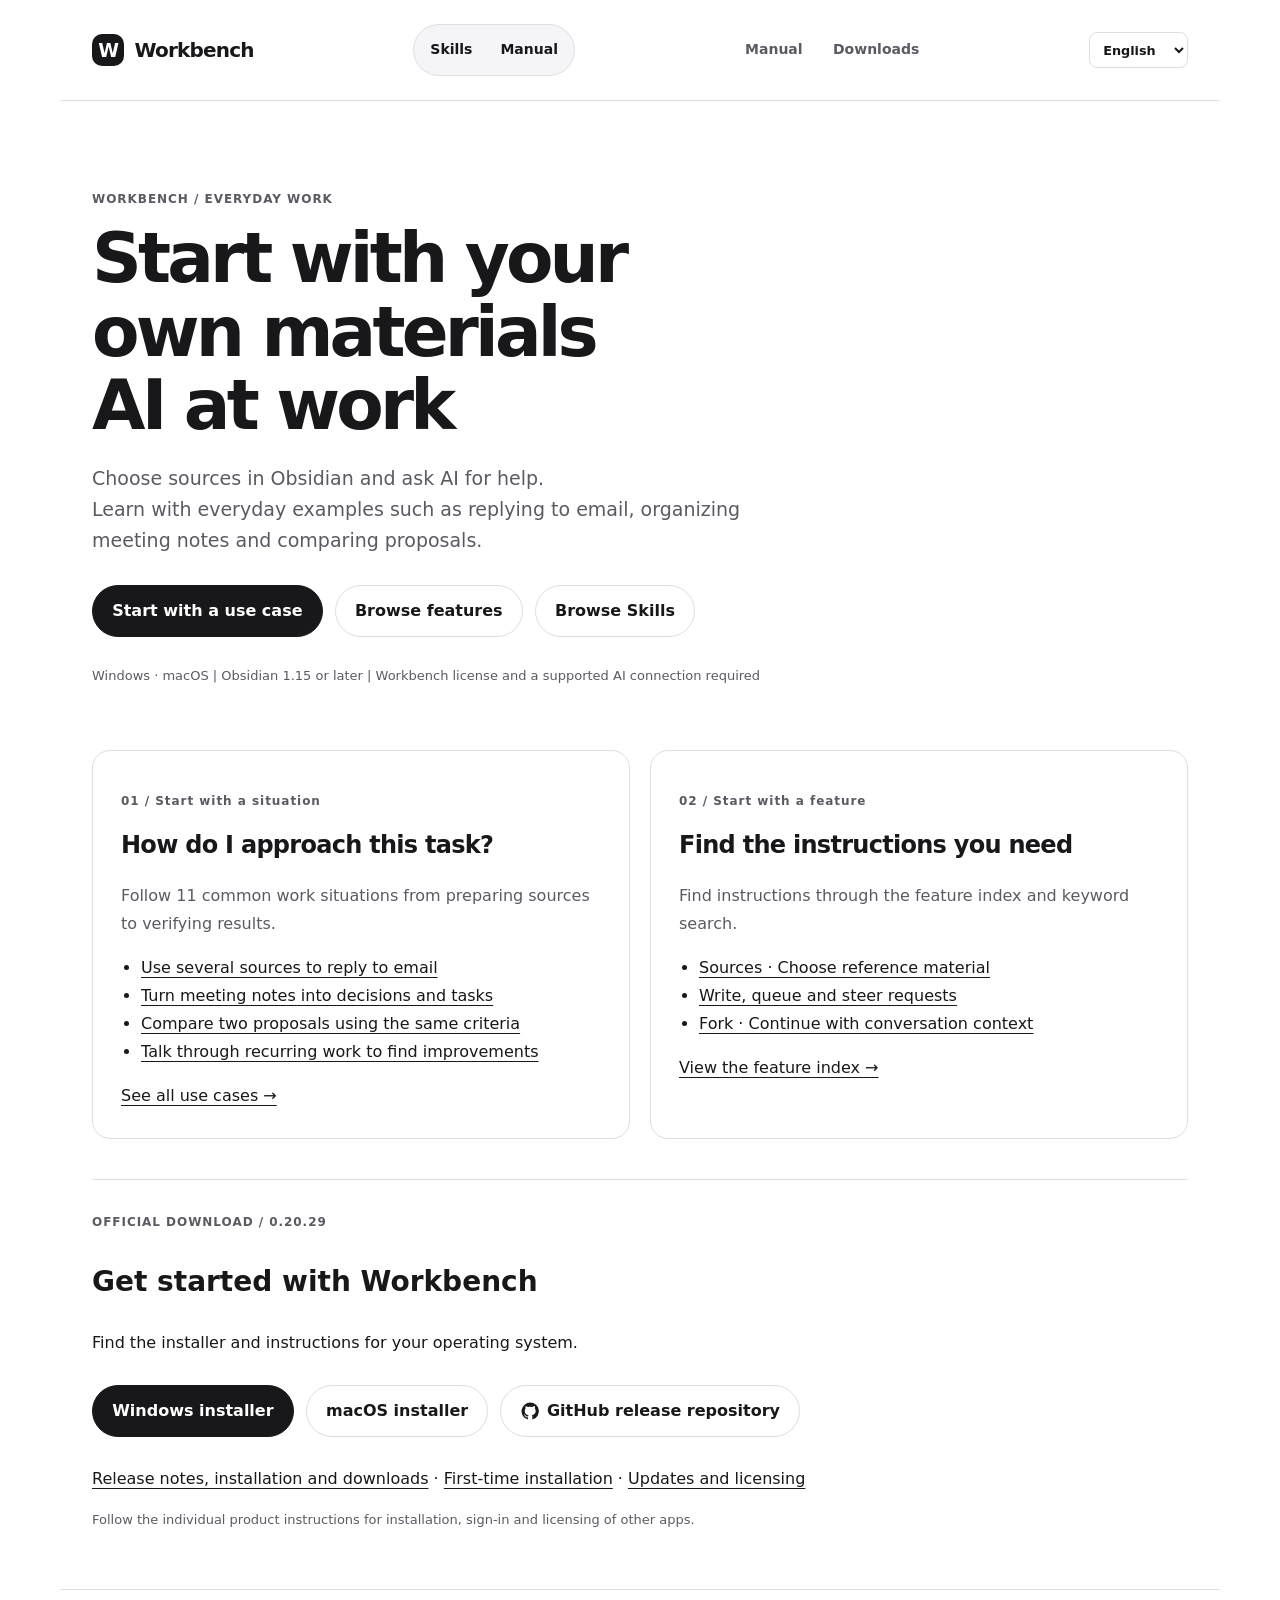
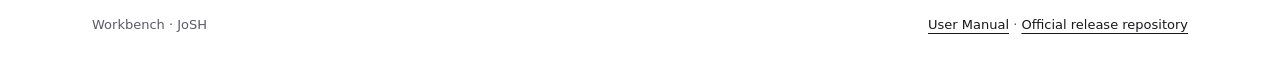
<file: docs/index.html>
<!doctype html>
<html lang="en"><head><meta charset="utf-8"><meta name="viewport" content="width=device-width,initial-scale=1"><meta name="description" content="Use AI with your own materials. Explore Workbench use cases, features and official downloads."><title>Workbench · Start with your own materials AI at work</title>
<style>
:root{--ink:#20302e;--muted:#5b6d68;--green:#195f4d;--line:#dce5de;--paper:#fbfcf8}*{box-sizing:border-box}body{margin:0;background:var(--paper);color:var(--ink);font:16px/1.75 "Segoe UI","Malgun Gothic",sans-serif}a{color:var(--green);text-underline-offset:4px}header,main,footer{max-width:1160px;margin:auto;padding:24px 32px}header{display:flex;align-items:center;justify-content:space-between;border-bottom:1px solid var(--line)}.brand{text-decoration:none;font-weight:750;color:var(--ink);font-size:21px}.brand span{display:inline-grid;place-items:center;background:var(--green);color:white;width:38px;height:38px;border-radius:11px;margin-right:12px}nav{display:flex;gap:24px;font-size:14px}.hero{padding:66px 0 42px;max-width:850px}.eyebrow{font-size:12px;letter-spacing:.12em;color:var(--green);font-weight:700}h1{font-size:clamp(36px,5vw,60px);letter-spacing:-.05em;line-height:1.24;margin:16px 0 22px}.lead{font-size:19px;color:var(--muted);max-width:650px}.actions{display:flex;gap:12px;flex-wrap:wrap;margin:28px 0}.button{display:inline-block;padding:12px 20px;border:1px solid var(--green);border-radius:8px;text-decoration:none;background:var(--green);color:#fff;font-weight:600}.button.secondary{background:white;color:var(--green)}.grid{display:grid;grid-template-columns:1fr 1fr;gap:20px;margin:24px 0 40px}.card{border:1px solid var(--line);background:white;border-radius:12px;padding:28px}.card h2{font-size:24px;margin:8px 0 12px}.card p{color:var(--muted)}.card ul{padding-left:20px}section{scroll-margin-top:24px}#download{border-top:1px solid var(--line);padding:20px 0}#download h2{font-size:28px}.note{border-left:3px solid #d3a64b;background:#fbf6e9;padding:16px 20px;font-size:14px;margin-top:32px}.quiet,footer{font-size:13px;color:var(--muted)}footer{border-top:1px solid var(--line);display:flex;justify-content:space-between;gap:20px;flex-wrap:wrap}:focus-visible{outline:3px solid #c28822;outline-offset:4px}@media(max-width:650px){header,main,footer{padding:20px}header{flex-wrap:wrap;row-gap:12px}nav{gap:12px;flex-wrap:wrap}.hero{padding:36px 0 16px}.grid{grid-template-columns:1fr}.lead{font-size:17px}.card{padding:24px}}
</style><style data-aw-theme>/* Shared Workbench identity. Keep the product and manual usable without web fonts. */
:root {
  --aw-ink: #18181b;
  --aw-muted: #5a5a63;
  --aw-line: #dedee3;
  --aw-surface: #f5f5f7;
  --aw-accent: #eae6fc;
  --aw-focus: #6445bb;
  --aw-type: Inter, "Segoe UI", "Malgun Gothic", system-ui, sans-serif;
  --aw-radius: 18px;
  --ink: var(--aw-ink);
  --muted: var(--aw-muted);
  --line: var(--aw-line);
  --green: var(--aw-ink);
  --soft: var(--aw-surface);
  --paper: #fff;
  font-family: var(--aw-type);
  color: var(--aw-ink);
  background: white;
}
body { background: white; color: var(--aw-ink); font-family: var(--aw-type); }
:focus-visible { outline: 3px solid var(--aw-focus); outline-offset: 3px; }
header { background: white; color: var(--aw-ink); border-bottom: 1px solid var(--aw-line); }
header a, header .brand, .brand { color: var(--aw-ink); }
.brand, header .brand { display: inline-flex; align-items: center; gap: .65rem; font-size: 1.25rem; font-weight: 720; letter-spacing: -.04em; text-decoration: none; }
.brand::before { content: none; }
.brand .aw-mark, .brand .logo, .brand > span[aria-hidden=true] {
  display: inline-grid; place-items: center; flex: none; width: 2rem; height: 2rem;
  border-radius: 10px; background: var(--aw-ink); color: #fff; margin: 0;
  font: 800 1.18rem/1 var(--aw-type); letter-spacing: -.08em;
}
header nav { align-items: center; gap: .3rem .6rem; }
header nav a, header > a:not(.brand) {
  color: var(--aw-muted); padding: .36rem .65rem; border-radius: 999px;
  font-size: .875rem; line-height: 1.4; font-weight: 600; text-decoration: none;
}
header nav a:hover, header > a:not(.brand):hover, header nav [aria-current=page] { color: var(--aw-ink); background: var(--aw-surface); }
.hero h1, .intro h1 {
  color: var(--aw-ink); font-size: clamp(2.65rem, 5.4vw, 4.7rem); line-height: 1.07;
  font-weight: 730; letter-spacing: -.055em; text-wrap: balance; overflow-wrap: break-word;
}
input[type=search], .searchbox input { background: var(--aw-surface); border: 1px solid var(--aw-line); border-radius: 999px; color: var(--aw-ink); padding: .8rem 1.2rem; }
@media (max-width: 700px) {
  header { flex-wrap: wrap; row-gap: .55rem; }
  header nav { flex-wrap: wrap; gap: .15rem .3rem; }
  header nav a { padding: .3rem .45rem; font-size: .8rem; }
}

.hero { padding-block: clamp(1.5rem, 4vw, 3.8rem) clamp(1rem, 2vw, 2rem); }
.hero h1 { margin-block: .7rem 1.2rem; }
.hero .lead { line-height: 1.65; text-wrap: pretty; }
.eyebrow { color: var(--aw-muted); letter-spacing: .08em; }
.header-links { gap: .2rem .45rem; }
.header-links [aria-current=page] { background: var(--aw-ink); color: #fff; }
.button, .tabs button, .flow a, .copy { border-radius: 999px; }
.button { padding: .7rem 1.2rem; }
.button.secondary, .copy, .prompt { border-color: var(--aw-line); }
.button.secondary:hover, .tabs button[aria-pressed=false]:hover { background: var(--aw-surface); }
.flow a { color: var(--aw-ink); }
.flow a[aria-current=step] { background: var(--aw-accent); font-weight: 700; }
.flow a:hover { text-decoration: underline; }
.stage-guide { scroll-margin-top: var(--site-header-height, 72px); border-left: 3px solid var(--aw-accent); padding: 0 16px; margin: 16px 0 28px; }
.stage-guide h2 { font-size: 18px; margin: 0; }
.stage-guide p { margin: 4px 0; }
.stage-guide ul { margin: 4px 0; padding-left: 20px; }
.release-repository { display: inline-flex; align-items: center; gap: .5em; }
.release-repository svg { width: 1.15em; height: 1.15em; fill: currentColor; }
.card { border-radius: var(--aw-radius); }
a.card:hover { border-color: #a7a7b1; background: var(--aw-surface); transform: none; }
.card .arrow { color: var(--aw-muted); }
.card h2, .card h3 { letter-spacing: -.03em; }
aside { background: #fafafa; }
aside a { color: var(--aw-ink); }
@media (min-width: 701px) and (max-width: 1100px) { header { flex-wrap: wrap; gap: .5rem; } }
@media (max-width: 700px) { header .header-links { gap: .15rem; width: auto; } }

header .site-switch {
  display: inline-flex;
  width: fit-content;
  gap: .15rem;
  padding: .2rem;
  border: 1px solid var(--aw-line);
  border-radius: 999px;
  background: var(--aw-surface);
}
header .site-switch a {
  display: inline-flex;
  align-items: center;
  min-height: 2.75rem;
  padding: .35rem .8rem;
  color: var(--aw-ink);
  white-space: nowrap;
}
header .site-switch a:hover { background: #fff; }
header .site-switch a[aria-current] { background: var(--aw-ink); color: #fff; }
@media (max-width: 700px) {
  header .site-switch a { padding-inline: .68rem; }
}
@media (max-width: 700px) {
  header .site-switch { flex-shrink: 0; }
}

@media screen {
  header { position: sticky; top: 0; z-index: 5; }
  aside .sticky { top: calc(var(--site-header-height, 4.5rem) + 1rem); }
  html { scroll-padding-top: var(--site-header-height, 4.5rem); }
}

.site-language {
  width: auto; max-width: 8rem; min-height: 2.25rem; font: 600 .8rem var(--aw-type);
  padding: .3rem .55rem; border: 1px solid var(--aw-line); border-radius: 8px;
  background: white; color: var(--aw-ink);
}
</style></head><body>
<header><a class="brand" href="/"><span aria-hidden="true">W</span>Workbench</a><nav class="site-switch" aria-label="Workbench sites"><a href="https://skills.adroit-workbench.pages.dev/">Skills</a><a href="/manual/">Manual</a></nav><nav aria-label="Main menu"><a href="/manual/">Manual</a><a href="#download">Downloads</a></nav><select id="site-language" class="site-language" aria-label="Language"><option value="en" lang="en" selected>English</option><option value="ko" lang="ko">한국어</option><option value="de" lang="de">Deutsch</option></select></header>
<main><section class="hero"><p class="eyebrow">WORKBENCH / EVERYDAY WORK</p><h1>Start with your own materials<br>AI at work</h1><p class="lead">Choose sources in Obsidian and ask AI for help.<br>Learn with everyday examples such as replying to email, organizing meeting notes and comparing proposals.</p><div class="actions"><a class="button" href="/manual/#cases">Start with a use case</a><a class="button secondary" href="/manual/#INDEX">Browse features</a><a class="button secondary" href="https://skills.adroit-workbench.pages.dev/">Browse Skills</a></div><p class="quiet">Windows · macOS | Obsidian 1.15 or later | Workbench license and a supported AI connection required</p></section>
<div class="grid"><section class="card"><p class="eyebrow">01 / Start with a situation</p><h2>How do I approach this task?</h2><p>Follow 11 common work situations from preparing sources to verifying results.</p><ul><li><a href="/manual/#UC01">Use several sources to reply to email</a></li><li><a href="/manual/#UC02">Turn meeting notes into decisions and tasks</a></li><li><a href="/manual/#UC03">Compare two proposals using the same criteria</a></li><li><a href="/manual/#UC11">Talk through recurring work to find improvements</a></li></ul><a href="/manual/#cases">See all use cases →</a></section><section class="card"><p class="eyebrow">02 / Start with a feature</p><h2>Find the instructions you need</h2><p>Find instructions through the feature index and keyword search.</p><ul><li><a href="/manual/#F02">Sources · Choose reference material</a></li><li><a href="/manual/#F04">Write, queue and steer requests</a></li><li><a href="/manual/#F10">Fork · Continue with conversation context</a></li></ul><a href="/manual/#INDEX">View the feature index →</a></section></div>
<section id="download"><p class="eyebrow">OFFICIAL DOWNLOAD / 0.20.29</p><h2>Get started with Workbench</h2><p>Find the installer and instructions for your operating system.</p><div class="actions"><a class="button" href="https://github.com/adroit-workbench/workbench-releases/releases/download/v0.20.29/Workbench-0.20.29-Windows-x64-Setup.exe">Windows installer</a><a class="button secondary" href="https://github.com/adroit-workbench/workbench-releases/releases/download/v0.20.29/Workbench-0.20.29-macOS-universal.zip">macOS installer</a><a class="button secondary release-repository" href="https://github.com/adroit-workbench/workbench-releases"><svg viewBox="0 0 24 24" aria-hidden="true" focusable="false"><path d="M12 .75a11.25 11.25 0 0 0-3.56 21.92c.56.1.77-.24.77-.54v-2.09c-3.13.68-3.79-1.33-3.79-1.33-.51-1.3-1.25-1.64-1.25-1.64-1.02-.7.08-.69.08-.69 1.13.08 1.73 1.16 1.73 1.16 1.01 1.72 2.64 1.22 3.29.93.1-.73.39-1.22.71-1.5-2.5-.28-5.13-1.25-5.13-5.56 0-1.23.44-2.23 1.16-3.02-.12-.29-.5-1.43.11-2.98 0 0 .95-.3 3.09 1.15a10.7 10.7 0 0 1 5.62 0c2.15-1.46 3.09-1.15 3.09-1.15.62 1.55.23 2.69.11 2.98.72.79 1.16 1.79 1.16 3.02 0 4.32-2.63 5.27-5.14 5.55.4.35.76 1.04.76 2.1v3.07c0 .3.2.65.78.54A11.25 11.25 0 0 0 12 .75Z"/></svg>GitHub release repository</a></div><p><a href="https://github.com/adroit-workbench/workbench-releases/releases/tag/v0.20.29">Release notes, installation and downloads</a> · <a href="/manual/#F01">First-time installation</a> · <a href="/manual/#F19">Updates and licensing</a></p><p class="quiet">Follow the individual product instructions for installation, sign-in and licensing of other apps.</p></section>
</main>
<footer><span>Workbench · JoSH</span><span><a href="/manual/">User Manual</a> · <a href="https://github.com/adroit-workbench/workbench-releases">Official release repository</a></span></footer><script data-site-switch>const siteHeader = document.querySelector('header');
new ResizeObserver(() => {
  document.documentElement.style.setProperty('--site-header-height', siteHeader.offsetHeight + 'px');
}).observe(siteHeader);

const languageMenu = document.querySelector('#site-language');
const manualPaths = {en: '/manual/', ko: '/manual/ko/', de: '/manual/de/'};
const homePaths = {en: '/', ko: '/ko/', de: '/de/'};
const isManual = location.pathname.startsWith('/manual/');
languageMenu.addEventListener('change', () => {
  const paths = isManual ? manualPaths : homePaths;
  if (Object.hasOwn(paths, languageMenu.value)) location.assign(paths[languageMenu.value] + location.hash);
});

const atlasOrigin = 'https://skills.adroit-workbench.pages.dev';
const language = document.documentElement.lang;
for (const link of document.querySelectorAll('a[href]')) {
  const destination = new URL(link.href, location.origin);
  if (destination.origin !== atlasOrigin) continue;
  const fragment = new URLSearchParams(destination.hash.slice(1));
  fragment.set('lang', language);

  const updateLink = () => {
    if (isManual) {
      const position = new URL(manualPaths[language] + location.hash, location.origin);
      position.searchParams.set('resumeScroll', Math.max(0, Math.round(window.scrollY)));
      fragment.set('manual', position.pathname + position.search + position.hash);
    } else {
      fragment.set('manual', manualPaths[language] + '?resumeScroll=0');
    }
    destination.hash = fragment.toString();
    link.href = destination.href;
  };
  updateLink();
  link.addEventListener('click', updateLink);
  link.addEventListener('contextmenu', updateLink);
  link.addEventListener('auxclick', updateLink);
}
const resumeUrl = new URL(location.href);
const resumeScroll = resumeUrl.searchParams.get('resumeScroll');
if (resumeScroll !== null && /^\d{1,7}$/.test(resumeScroll)) {
  history.scrollRestoration = 'manual';
  window.addEventListener('load', () => requestAnimationFrame(() => {
    window.scrollTo(0, Number(resumeScroll));
    resumeUrl.searchParams.delete('resumeScroll');
    history.replaceState(history.state, '', resumeUrl);
  }), {once: true});
}
</script></body></html>
</file>
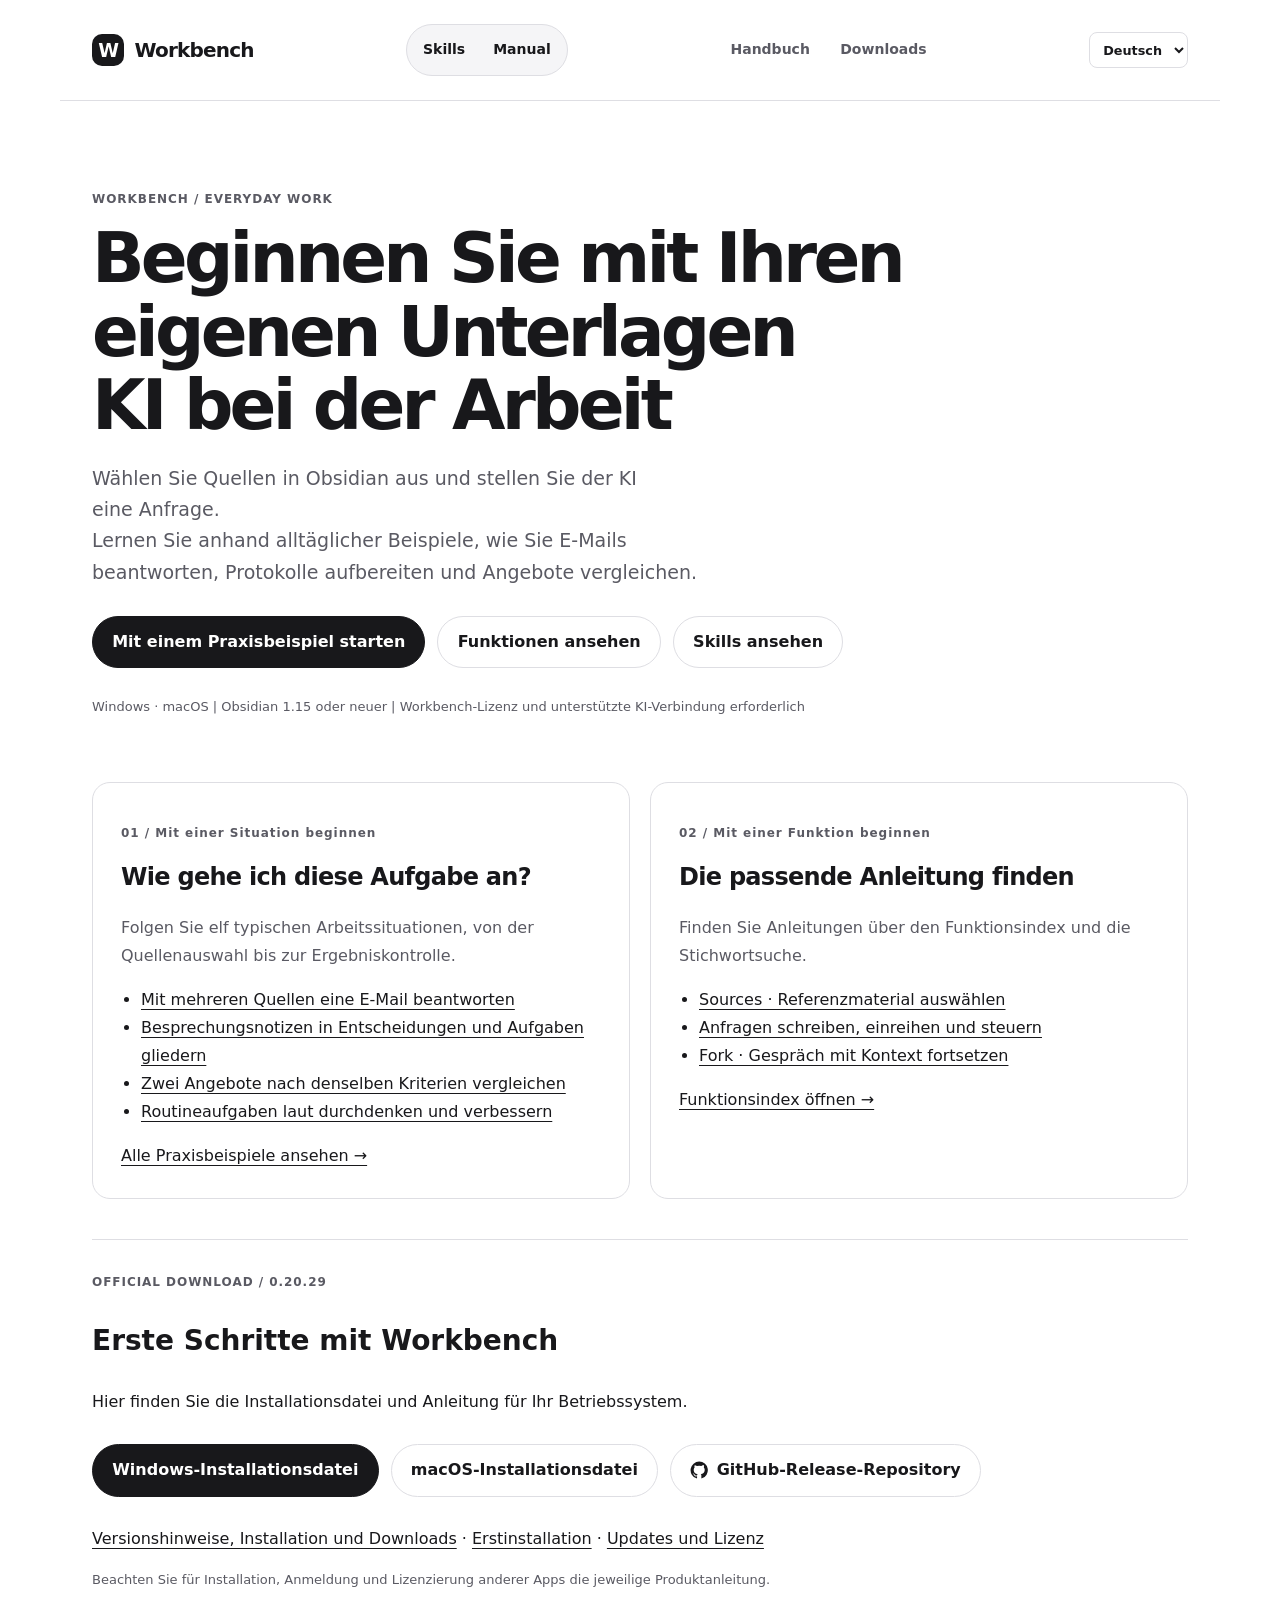
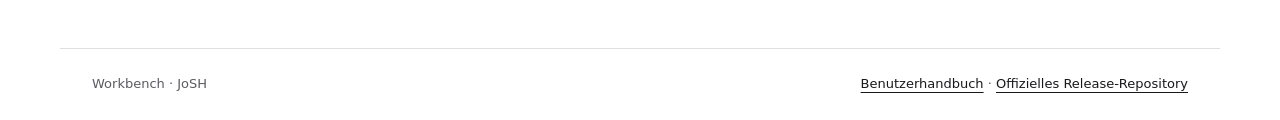
<file: docs/de/index.html>
<!doctype html>
<html lang="de"><head><meta charset="utf-8"><meta name="viewport" content="width=device-width,initial-scale=1"><meta name="description" content="Nutzen Sie KI mit Ihren eigenen Unterlagen. Entdecken Sie Praxisbeispiele, Funktionen und offizielle Downloads."><title>Workbench · Beginnen Sie mit Ihren eigenen Unterlagen KI bei der Arbeit</title>
<style>
:root{--ink:#20302e;--muted:#5b6d68;--green:#195f4d;--line:#dce5de;--paper:#fbfcf8}*{box-sizing:border-box}body{margin:0;background:var(--paper);color:var(--ink);font:16px/1.75 "Segoe UI","Malgun Gothic",sans-serif}a{color:var(--green);text-underline-offset:4px}header,main,footer{max-width:1160px;margin:auto;padding:24px 32px}header{display:flex;align-items:center;justify-content:space-between;border-bottom:1px solid var(--line)}.brand{text-decoration:none;font-weight:750;color:var(--ink);font-size:21px}.brand span{display:inline-grid;place-items:center;background:var(--green);color:white;width:38px;height:38px;border-radius:11px;margin-right:12px}nav{display:flex;gap:24px;font-size:14px}.hero{padding:66px 0 42px;max-width:850px}.eyebrow{font-size:12px;letter-spacing:.12em;color:var(--green);font-weight:700}h1{font-size:clamp(36px,5vw,60px);letter-spacing:-.05em;line-height:1.24;margin:16px 0 22px}.lead{font-size:19px;color:var(--muted);max-width:650px}.actions{display:flex;gap:12px;flex-wrap:wrap;margin:28px 0}.button{display:inline-block;padding:12px 20px;border:1px solid var(--green);border-radius:8px;text-decoration:none;background:var(--green);color:#fff;font-weight:600}.button.secondary{background:white;color:var(--green)}.grid{display:grid;grid-template-columns:1fr 1fr;gap:20px;margin:24px 0 40px}.card{border:1px solid var(--line);background:white;border-radius:12px;padding:28px}.card h2{font-size:24px;margin:8px 0 12px}.card p{color:var(--muted)}.card ul{padding-left:20px}section{scroll-margin-top:24px}#download{border-top:1px solid var(--line);padding:20px 0}#download h2{font-size:28px}.note{border-left:3px solid #d3a64b;background:#fbf6e9;padding:16px 20px;font-size:14px;margin-top:32px}.quiet,footer{font-size:13px;color:var(--muted)}footer{border-top:1px solid var(--line);display:flex;justify-content:space-between;gap:20px;flex-wrap:wrap}:focus-visible{outline:3px solid #c28822;outline-offset:4px}@media(max-width:650px){header,main,footer{padding:20px}header{flex-wrap:wrap;row-gap:12px}nav{gap:12px;flex-wrap:wrap}.hero{padding:36px 0 16px}.grid{grid-template-columns:1fr}.lead{font-size:17px}.card{padding:24px}}
</style><style data-aw-theme>/* Shared Workbench identity. Keep the product and manual usable without web fonts. */
:root {
  --aw-ink: #18181b;
  --aw-muted: #5a5a63;
  --aw-line: #dedee3;
  --aw-surface: #f5f5f7;
  --aw-accent: #eae6fc;
  --aw-focus: #6445bb;
  --aw-type: Inter, "Segoe UI", "Malgun Gothic", system-ui, sans-serif;
  --aw-radius: 18px;
  --ink: var(--aw-ink);
  --muted: var(--aw-muted);
  --line: var(--aw-line);
  --green: var(--aw-ink);
  --soft: var(--aw-surface);
  --paper: #fff;
  font-family: var(--aw-type);
  color: var(--aw-ink);
  background: white;
}
body { background: white; color: var(--aw-ink); font-family: var(--aw-type); }
:focus-visible { outline: 3px solid var(--aw-focus); outline-offset: 3px; }
header { background: white; color: var(--aw-ink); border-bottom: 1px solid var(--aw-line); }
header a, header .brand, .brand { color: var(--aw-ink); }
.brand, header .brand { display: inline-flex; align-items: center; gap: .65rem; font-size: 1.25rem; font-weight: 720; letter-spacing: -.04em; text-decoration: none; }
.brand::before { content: none; }
.brand .aw-mark, .brand .logo, .brand > span[aria-hidden=true] {
  display: inline-grid; place-items: center; flex: none; width: 2rem; height: 2rem;
  border-radius: 10px; background: var(--aw-ink); color: #fff; margin: 0;
  font: 800 1.18rem/1 var(--aw-type); letter-spacing: -.08em;
}
header nav { align-items: center; gap: .3rem .6rem; }
header nav a, header > a:not(.brand) {
  color: var(--aw-muted); padding: .36rem .65rem; border-radius: 999px;
  font-size: .875rem; line-height: 1.4; font-weight: 600; text-decoration: none;
}
header nav a:hover, header > a:not(.brand):hover, header nav [aria-current=page] { color: var(--aw-ink); background: var(--aw-surface); }
.hero h1, .intro h1 {
  color: var(--aw-ink); font-size: clamp(2.65rem, 5.4vw, 4.7rem); line-height: 1.07;
  font-weight: 730; letter-spacing: -.055em; text-wrap: balance; overflow-wrap: break-word;
}
input[type=search], .searchbox input { background: var(--aw-surface); border: 1px solid var(--aw-line); border-radius: 999px; color: var(--aw-ink); padding: .8rem 1.2rem; }
@media (max-width: 700px) {
  header { flex-wrap: wrap; row-gap: .55rem; }
  header nav { flex-wrap: wrap; gap: .15rem .3rem; }
  header nav a { padding: .3rem .45rem; font-size: .8rem; }
}

.hero { padding-block: clamp(1.5rem, 4vw, 3.8rem) clamp(1rem, 2vw, 2rem); }
.hero h1 { margin-block: .7rem 1.2rem; }
.hero .lead { line-height: 1.65; text-wrap: pretty; }
.eyebrow { color: var(--aw-muted); letter-spacing: .08em; }
.header-links { gap: .2rem .45rem; }
.header-links [aria-current=page] { background: var(--aw-ink); color: #fff; }
.button, .tabs button, .flow a, .copy { border-radius: 999px; }
.button { padding: .7rem 1.2rem; }
.button.secondary, .copy, .prompt { border-color: var(--aw-line); }
.button.secondary:hover, .tabs button[aria-pressed=false]:hover { background: var(--aw-surface); }
.flow a { color: var(--aw-ink); }
.flow a[aria-current=step] { background: var(--aw-accent); font-weight: 700; }
.flow a:hover { text-decoration: underline; }
.stage-guide { scroll-margin-top: var(--site-header-height, 72px); border-left: 3px solid var(--aw-accent); padding: 0 16px; margin: 16px 0 28px; }
.stage-guide h2 { font-size: 18px; margin: 0; }
.stage-guide p { margin: 4px 0; }
.stage-guide ul { margin: 4px 0; padding-left: 20px; }
.release-repository { display: inline-flex; align-items: center; gap: .5em; }
.release-repository svg { width: 1.15em; height: 1.15em; fill: currentColor; }
.card { border-radius: var(--aw-radius); }
a.card:hover { border-color: #a7a7b1; background: var(--aw-surface); transform: none; }
.card .arrow { color: var(--aw-muted); }
.card h2, .card h3 { letter-spacing: -.03em; }
aside { background: #fafafa; }
aside a { color: var(--aw-ink); }
@media (min-width: 701px) and (max-width: 1100px) { header { flex-wrap: wrap; gap: .5rem; } }
@media (max-width: 700px) { header .header-links { gap: .15rem; width: auto; } }

header .site-switch {
  display: inline-flex;
  width: fit-content;
  gap: .15rem;
  padding: .2rem;
  border: 1px solid var(--aw-line);
  border-radius: 999px;
  background: var(--aw-surface);
}
header .site-switch a {
  display: inline-flex;
  align-items: center;
  min-height: 2.75rem;
  padding: .35rem .8rem;
  color: var(--aw-ink);
  white-space: nowrap;
}
header .site-switch a:hover { background: #fff; }
header .site-switch a[aria-current] { background: var(--aw-ink); color: #fff; }
@media (max-width: 700px) {
  header .site-switch a { padding-inline: .68rem; }
}
@media (max-width: 700px) {
  header .site-switch { flex-shrink: 0; }
}

@media screen {
  header { position: sticky; top: 0; z-index: 5; }
  aside .sticky { top: calc(var(--site-header-height, 4.5rem) + 1rem); }
  html { scroll-padding-top: var(--site-header-height, 4.5rem); }
}

.site-language {
  width: auto; max-width: 8rem; min-height: 2.25rem; font: 600 .8rem var(--aw-type);
  padding: .3rem .55rem; border: 1px solid var(--aw-line); border-radius: 8px;
  background: white; color: var(--aw-ink);
}
</style></head><body>
<header><a class="brand" href="/"><span aria-hidden="true">W</span>Workbench</a><nav class="site-switch" aria-label="Workbench sites"><a href="https://skills.adroit-workbench.pages.dev/">Skills</a><a href="/manual/de/">Manual</a></nav><nav aria-label="Hauptmenü"><a href="/manual/de/">Handbuch</a><a href="#download">Downloads</a></nav><select id="site-language" class="site-language" aria-label="Sprache"><option value="en" lang="en">English</option><option value="ko" lang="ko">한국어</option><option value="de" lang="de" selected>Deutsch</option></select></header>
<main><section class="hero"><p class="eyebrow">WORKBENCH / EVERYDAY WORK</p><h1>Beginnen Sie mit Ihren eigenen Unterlagen<br>KI bei der Arbeit</h1><p class="lead">Wählen Sie Quellen in Obsidian aus und stellen Sie der KI eine Anfrage.<br>Lernen Sie anhand alltäglicher Beispiele, wie Sie E-Mails beantworten, Protokolle aufbereiten und Angebote vergleichen.</p><div class="actions"><a class="button" href="/manual/de/#cases">Mit einem Praxisbeispiel starten</a><a class="button secondary" href="/manual/de/#INDEX">Funktionen ansehen</a><a class="button secondary" href="https://skills.adroit-workbench.pages.dev/">Skills ansehen</a></div><p class="quiet">Windows · macOS | Obsidian 1.15 oder neuer | Workbench-Lizenz und unterstützte KI-Verbindung erforderlich</p></section>
<div class="grid"><section class="card"><p class="eyebrow">01 / Mit einer Situation beginnen</p><h2>Wie gehe ich diese Aufgabe an?</h2><p>Folgen Sie elf typischen Arbeitssituationen, von der Quellenauswahl bis zur Ergebniskontrolle.</p><ul><li><a href="/manual/de/#UC01">Mit mehreren Quellen eine E-Mail beantworten</a></li><li><a href="/manual/de/#UC02">Besprechungsnotizen in Entscheidungen und Aufgaben gliedern</a></li><li><a href="/manual/de/#UC03">Zwei Angebote nach denselben Kriterien vergleichen</a></li><li><a href="/manual/de/#UC11">Routineaufgaben laut durchdenken und verbessern</a></li></ul><a href="/manual/de/#cases">Alle Praxisbeispiele ansehen →</a></section><section class="card"><p class="eyebrow">02 / Mit einer Funktion beginnen</p><h2>Die passende Anleitung finden</h2><p>Finden Sie Anleitungen über den Funktionsindex und die Stichwortsuche.</p><ul><li><a href="/manual/de/#F02">Sources · Referenzmaterial auswählen</a></li><li><a href="/manual/de/#F04">Anfragen schreiben, einreihen und steuern</a></li><li><a href="/manual/de/#F10">Fork · Gespräch mit Kontext fortsetzen</a></li></ul><a href="/manual/de/#INDEX">Funktionsindex öffnen →</a></section></div>
<section id="download"><p class="eyebrow">OFFICIAL DOWNLOAD / 0.20.29</p><h2>Erste Schritte mit Workbench</h2><p>Hier finden Sie die Installationsdatei und Anleitung für Ihr Betriebssystem.</p><div class="actions"><a class="button" href="https://github.com/adroit-workbench/workbench-releases/releases/download/v0.20.29/Workbench-0.20.29-Windows-x64-Setup.exe">Windows-Installationsdatei</a><a class="button secondary" href="https://github.com/adroit-workbench/workbench-releases/releases/download/v0.20.29/Workbench-0.20.29-macOS-universal.zip">macOS-Installationsdatei</a><a class="button secondary release-repository" href="https://github.com/adroit-workbench/workbench-releases"><svg viewBox="0 0 24 24" aria-hidden="true" focusable="false"><path d="M12 .75a11.25 11.25 0 0 0-3.56 21.92c.56.1.77-.24.77-.54v-2.09c-3.13.68-3.79-1.33-3.79-1.33-.51-1.3-1.25-1.64-1.25-1.64-1.02-.7.08-.69.08-.69 1.13.08 1.73 1.16 1.73 1.16 1.01 1.72 2.64 1.22 3.29.93.1-.73.39-1.22.71-1.5-2.5-.28-5.13-1.25-5.13-5.56 0-1.23.44-2.23 1.16-3.02-.12-.29-.5-1.43.11-2.98 0 0 .95-.3 3.09 1.15a10.7 10.7 0 0 1 5.62 0c2.15-1.46 3.09-1.15 3.09-1.15.62 1.55.23 2.69.11 2.98.72.79 1.16 1.79 1.16 3.02 0 4.32-2.63 5.27-5.14 5.55.4.35.76 1.04.76 2.1v3.07c0 .3.2.65.78.54A11.25 11.25 0 0 0 12 .75Z"/></svg>GitHub-Release-Repository</a></div><p><a href="https://github.com/adroit-workbench/workbench-releases/releases/tag/v0.20.29">Versionshinweise, Installation und Downloads</a> · <a href="/manual/de/#F01">Erstinstallation</a> · <a href="/manual/de/#F19">Updates und Lizenz</a></p><p class="quiet">Beachten Sie für Installation, Anmeldung und Lizenzierung anderer Apps die jeweilige Produktanleitung.</p></section>
</main>
<footer><span>Workbench · JoSH</span><span><a href="/manual/de/">Benutzerhandbuch</a> · <a href="https://github.com/adroit-workbench/workbench-releases">Offizielles Release-Repository</a></span></footer><script data-site-switch>const siteHeader = document.querySelector('header');
new ResizeObserver(() => {
  document.documentElement.style.setProperty('--site-header-height', siteHeader.offsetHeight + 'px');
}).observe(siteHeader);

const languageMenu = document.querySelector('#site-language');
const manualPaths = {en: '/manual/', ko: '/manual/ko/', de: '/manual/de/'};
const homePaths = {en: '/', ko: '/ko/', de: '/de/'};
const isManual = location.pathname.startsWith('/manual/');
languageMenu.addEventListener('change', () => {
  const paths = isManual ? manualPaths : homePaths;
  if (Object.hasOwn(paths, languageMenu.value)) location.assign(paths[languageMenu.value] + location.hash);
});

const atlasOrigin = 'https://skills.adroit-workbench.pages.dev';
const language = document.documentElement.lang;
for (const link of document.querySelectorAll('a[href]')) {
  const destination = new URL(link.href, location.origin);
  if (destination.origin !== atlasOrigin) continue;
  const fragment = new URLSearchParams(destination.hash.slice(1));
  fragment.set('lang', language);

  const updateLink = () => {
    if (isManual) {
      const position = new URL(manualPaths[language] + location.hash, location.origin);
      position.searchParams.set('resumeScroll', Math.max(0, Math.round(window.scrollY)));
      fragment.set('manual', position.pathname + position.search + position.hash);
    } else {
      fragment.set('manual', manualPaths[language] + '?resumeScroll=0');
    }
    destination.hash = fragment.toString();
    link.href = destination.href;
  };
  updateLink();
  link.addEventListener('click', updateLink);
  link.addEventListener('contextmenu', updateLink);
  link.addEventListener('auxclick', updateLink);
}
const resumeUrl = new URL(location.href);
const resumeScroll = resumeUrl.searchParams.get('resumeScroll');
if (resumeScroll !== null && /^\d{1,7}$/.test(resumeScroll)) {
  history.scrollRestoration = 'manual';
  window.addEventListener('load', () => requestAnimationFrame(() => {
    window.scrollTo(0, Number(resumeScroll));
    resumeUrl.searchParams.delete('resumeScroll');
    history.replaceState(history.state, '', resumeUrl);
  }), {once: true});
}
</script></body></html>
</file>
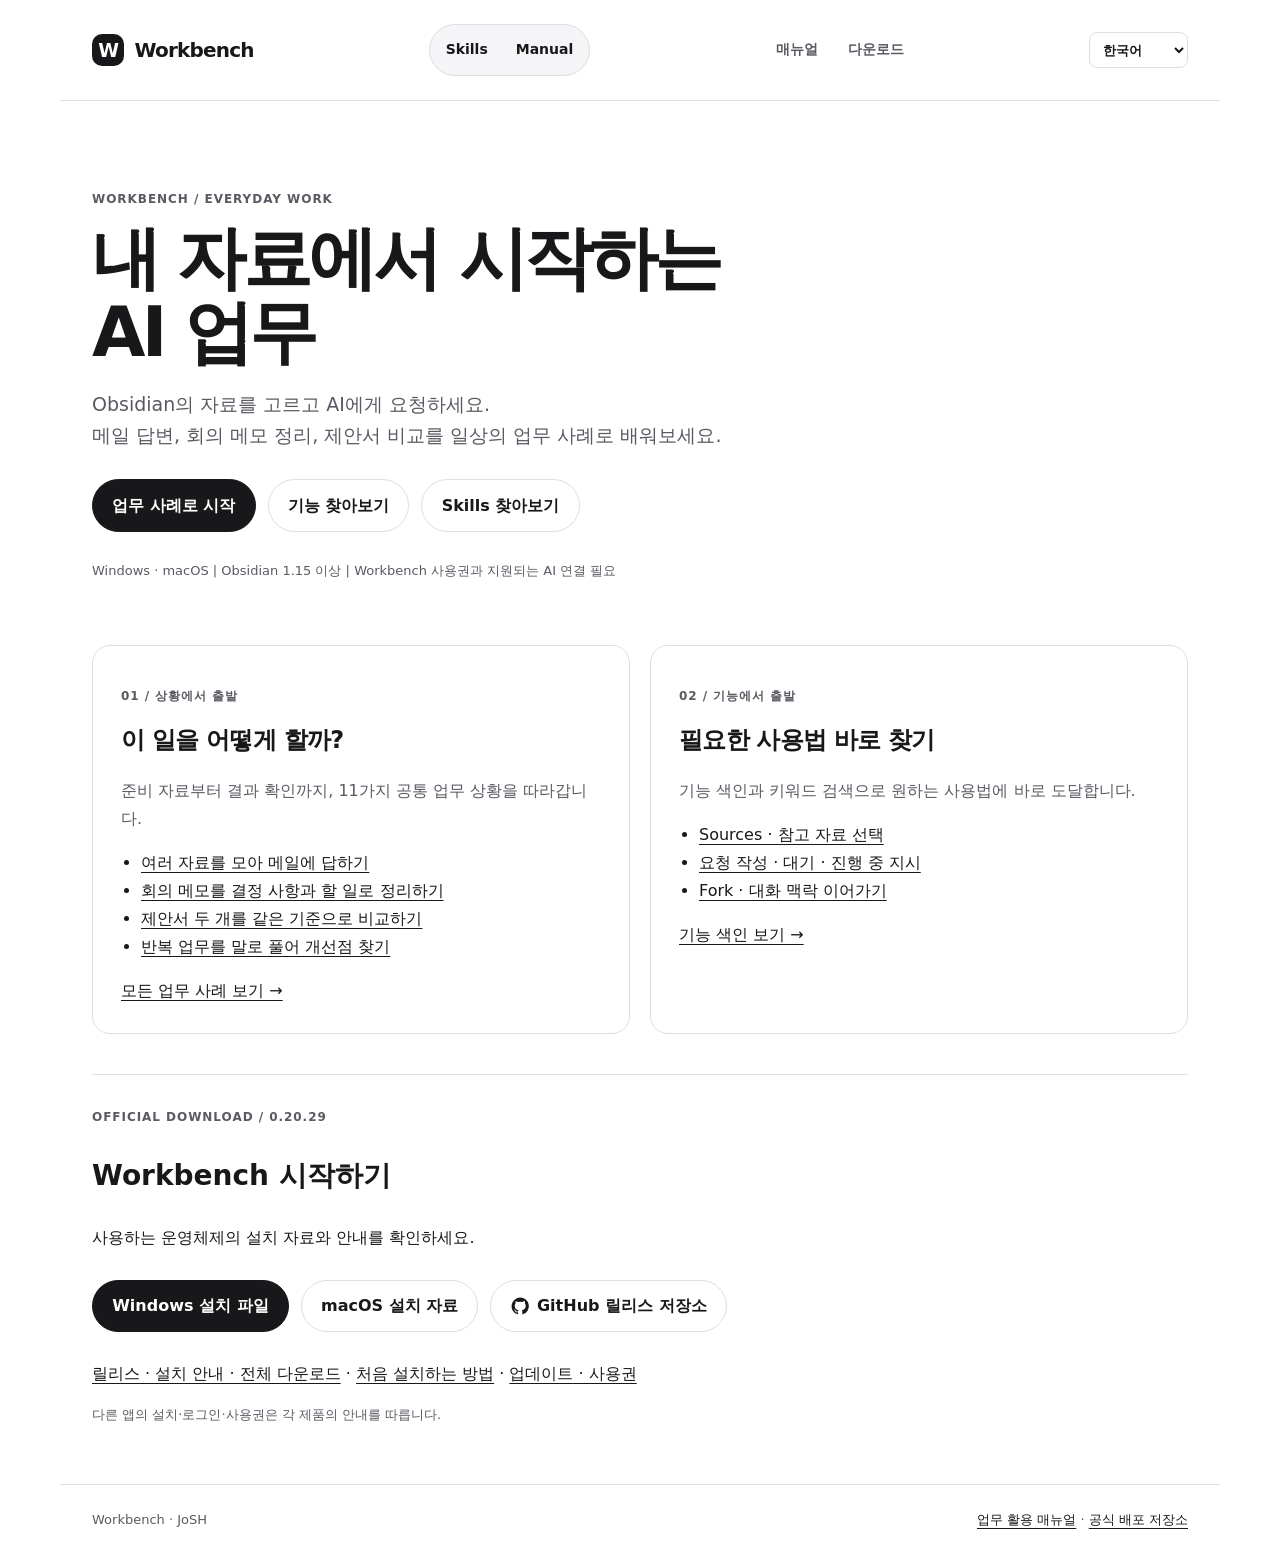
<file: docs/ko/index.html>
<!doctype html>
<html lang="ko"><head><meta charset="utf-8"><meta name="viewport" content="width=device-width,initial-scale=1"><meta name="description" content="내 자료에서 시작하는 AI 업무. Workbench의 업무 활용 사례, 기능 색인과 공식 다운로드."><title>Workbench · 내 자료에서 시작하는 AI 업무</title>
<style>
:root{--ink:#20302e;--muted:#5b6d68;--green:#195f4d;--line:#dce5de;--paper:#fbfcf8}*{box-sizing:border-box}body{margin:0;background:var(--paper);color:var(--ink);font:16px/1.75 "Segoe UI","Malgun Gothic",sans-serif}a{color:var(--green);text-underline-offset:4px}header,main,footer{max-width:1160px;margin:auto;padding:24px 32px}header{display:flex;align-items:center;justify-content:space-between;border-bottom:1px solid var(--line)}.brand{text-decoration:none;font-weight:750;color:var(--ink);font-size:21px}.brand span{display:inline-grid;place-items:center;background:var(--green);color:white;width:38px;height:38px;border-radius:11px;margin-right:12px}nav{display:flex;gap:24px;font-size:14px}.hero{padding:66px 0 42px;max-width:850px}.eyebrow{font-size:12px;letter-spacing:.12em;color:var(--green);font-weight:700}h1{font-size:clamp(36px,5vw,60px);letter-spacing:-.05em;line-height:1.24;margin:16px 0 22px}.lead{font-size:19px;color:var(--muted);max-width:650px}.actions{display:flex;gap:12px;flex-wrap:wrap;margin:28px 0}.button{display:inline-block;padding:12px 20px;border:1px solid var(--green);border-radius:8px;text-decoration:none;background:var(--green);color:#fff;font-weight:600}.button.secondary{background:white;color:var(--green)}.grid{display:grid;grid-template-columns:1fr 1fr;gap:20px;margin:24px 0 40px}.card{border:1px solid var(--line);background:white;border-radius:12px;padding:28px}.card h2{font-size:24px;margin:8px 0 12px}.card p{color:var(--muted)}.card ul{padding-left:20px}section{scroll-margin-top:24px}#download{border-top:1px solid var(--line);padding:20px 0}#download h2{font-size:28px}.note{border-left:3px solid #d3a64b;background:#fbf6e9;padding:16px 20px;font-size:14px;margin-top:32px}.quiet,footer{font-size:13px;color:var(--muted)}footer{border-top:1px solid var(--line);display:flex;justify-content:space-between;gap:20px;flex-wrap:wrap}:focus-visible{outline:3px solid #c28822;outline-offset:4px}@media(max-width:650px){header,main,footer{padding:20px}header{flex-wrap:wrap;row-gap:12px}nav{gap:12px;flex-wrap:wrap}.hero{padding:36px 0 16px}.grid{grid-template-columns:1fr}.lead{font-size:17px}.card{padding:24px}}
</style><style data-aw-theme>/* Shared Workbench identity. Keep the product and manual usable without web fonts. */
:root {
  --aw-ink: #18181b;
  --aw-muted: #5a5a63;
  --aw-line: #dedee3;
  --aw-surface: #f5f5f7;
  --aw-accent: #eae6fc;
  --aw-focus: #6445bb;
  --aw-type: Inter, "Segoe UI", "Malgun Gothic", system-ui, sans-serif;
  --aw-radius: 18px;
  --ink: var(--aw-ink);
  --muted: var(--aw-muted);
  --line: var(--aw-line);
  --green: var(--aw-ink);
  --soft: var(--aw-surface);
  --paper: #fff;
  font-family: var(--aw-type);
  color: var(--aw-ink);
  background: white;
}
body { background: white; color: var(--aw-ink); font-family: var(--aw-type); }
:focus-visible { outline: 3px solid var(--aw-focus); outline-offset: 3px; }
header { background: white; color: var(--aw-ink); border-bottom: 1px solid var(--aw-line); }
header a, header .brand, .brand { color: var(--aw-ink); }
.brand, header .brand { display: inline-flex; align-items: center; gap: .65rem; font-size: 1.25rem; font-weight: 720; letter-spacing: -.04em; text-decoration: none; }
.brand::before { content: none; }
.brand .aw-mark, .brand .logo, .brand > span[aria-hidden=true] {
  display: inline-grid; place-items: center; flex: none; width: 2rem; height: 2rem;
  border-radius: 10px; background: var(--aw-ink); color: #fff; margin: 0;
  font: 800 1.18rem/1 var(--aw-type); letter-spacing: -.08em;
}
header nav { align-items: center; gap: .3rem .6rem; }
header nav a, header > a:not(.brand) {
  color: var(--aw-muted); padding: .36rem .65rem; border-radius: 999px;
  font-size: .875rem; line-height: 1.4; font-weight: 600; text-decoration: none;
}
header nav a:hover, header > a:not(.brand):hover, header nav [aria-current=page] { color: var(--aw-ink); background: var(--aw-surface); }
.hero h1, .intro h1 {
  color: var(--aw-ink); font-size: clamp(2.65rem, 5.4vw, 4.7rem); line-height: 1.07;
  font-weight: 730; letter-spacing: -.055em; text-wrap: balance; overflow-wrap: break-word;
}
input[type=search], .searchbox input { background: var(--aw-surface); border: 1px solid var(--aw-line); border-radius: 999px; color: var(--aw-ink); padding: .8rem 1.2rem; }
@media (max-width: 700px) {
  header { flex-wrap: wrap; row-gap: .55rem; }
  header nav { flex-wrap: wrap; gap: .15rem .3rem; }
  header nav a { padding: .3rem .45rem; font-size: .8rem; }
}

.hero { padding-block: clamp(1.5rem, 4vw, 3.8rem) clamp(1rem, 2vw, 2rem); }
.hero h1 { margin-block: .7rem 1.2rem; }
.hero .lead { line-height: 1.65; text-wrap: pretty; }
.eyebrow { color: var(--aw-muted); letter-spacing: .08em; }
.header-links { gap: .2rem .45rem; }
.header-links [aria-current=page] { background: var(--aw-ink); color: #fff; }
.button, .tabs button, .flow a, .copy { border-radius: 999px; }
.button { padding: .7rem 1.2rem; }
.button.secondary, .copy, .prompt { border-color: var(--aw-line); }
.button.secondary:hover, .tabs button[aria-pressed=false]:hover { background: var(--aw-surface); }
.flow a { color: var(--aw-ink); }
.flow a[aria-current=step] { background: var(--aw-accent); font-weight: 700; }
.flow a:hover { text-decoration: underline; }
.stage-guide { scroll-margin-top: var(--site-header-height, 72px); border-left: 3px solid var(--aw-accent); padding: 0 16px; margin: 16px 0 28px; }
.stage-guide h2 { font-size: 18px; margin: 0; }
.stage-guide p { margin: 4px 0; }
.stage-guide ul { margin: 4px 0; padding-left: 20px; }
.release-repository { display: inline-flex; align-items: center; gap: .5em; }
.release-repository svg { width: 1.15em; height: 1.15em; fill: currentColor; }
.card { border-radius: var(--aw-radius); }
a.card:hover { border-color: #a7a7b1; background: var(--aw-surface); transform: none; }
.card .arrow { color: var(--aw-muted); }
.card h2, .card h3 { letter-spacing: -.03em; }
aside { background: #fafafa; }
aside a { color: var(--aw-ink); }
@media (min-width: 701px) and (max-width: 1100px) { header { flex-wrap: wrap; gap: .5rem; } }
@media (max-width: 700px) { header .header-links { gap: .15rem; width: auto; } }

header .site-switch {
  display: inline-flex;
  width: fit-content;
  gap: .15rem;
  padding: .2rem;
  border: 1px solid var(--aw-line);
  border-radius: 999px;
  background: var(--aw-surface);
}
header .site-switch a {
  display: inline-flex;
  align-items: center;
  min-height: 2.75rem;
  padding: .35rem .8rem;
  color: var(--aw-ink);
  white-space: nowrap;
}
header .site-switch a:hover { background: #fff; }
header .site-switch a[aria-current] { background: var(--aw-ink); color: #fff; }
@media (max-width: 700px) {
  header .site-switch a { padding-inline: .68rem; }
}
@media (max-width: 700px) {
  header .site-switch { flex-shrink: 0; }
}

@media screen {
  header { position: sticky; top: 0; z-index: 5; }
  aside .sticky { top: calc(var(--site-header-height, 4.5rem) + 1rem); }
  html { scroll-padding-top: var(--site-header-height, 4.5rem); }
}

.site-language {
  width: auto; max-width: 8rem; min-height: 2.25rem; font: 600 .8rem var(--aw-type);
  padding: .3rem .55rem; border: 1px solid var(--aw-line); border-radius: 8px;
  background: white; color: var(--aw-ink);
}
</style></head><body>
<header><a class="brand" href="/"><span aria-hidden="true">W</span>Workbench</a><nav class="site-switch" aria-label="Workbench sites"><a href="https://skills.adroit-workbench.pages.dev/">Skills</a><a href="/manual/ko/">Manual</a></nav><nav aria-label="주 메뉴"><a href="/manual/ko/">매뉴얼</a><a href="#download">다운로드</a></nav><select id="site-language" class="site-language" aria-label="언어"><option value="en" lang="en">English</option><option value="ko" lang="ko" selected>한국어</option><option value="de" lang="de">Deutsch</option></select></header>
<main><section class="hero"><p class="eyebrow">WORKBENCH / EVERYDAY WORK</p><h1>내 자료에서 시작하는<br>AI 업무</h1><p class="lead">Obsidian의 자료를 고르고 AI에게 요청하세요.<br>메일 답변, 회의 메모 정리, 제안서 비교를 일상의 업무 사례로 배워보세요.</p><div class="actions"><a class="button" href="/manual/ko/#cases">업무 사례로 시작</a><a class="button secondary" href="/manual/ko/#INDEX">기능 찾아보기</a><a class="button secondary" href="https://skills.adroit-workbench.pages.dev/">Skills 찾아보기</a></div><p class="quiet">Windows · macOS | Obsidian 1.15 이상 | Workbench 사용권과 지원되는 AI 연결 필요</p></section>
<div class="grid"><section class="card"><p class="eyebrow">01 / 상황에서 출발</p><h2>이 일을 어떻게 할까?</h2><p>준비 자료부터 결과 확인까지, 11가지 공통 업무 상황을 따라갑니다.</p><ul><li><a href="/manual/ko/#UC01">여러 자료를 모아 메일에 답하기</a></li><li><a href="/manual/ko/#UC02">회의 메모를 결정 사항과 할 일로 정리하기</a></li><li><a href="/manual/ko/#UC03">제안서 두 개를 같은 기준으로 비교하기</a></li><li><a href="/manual/ko/#UC11">반복 업무를 말로 풀어 개선점 찾기</a></li></ul><a href="/manual/ko/#cases">모든 업무 사례 보기 →</a></section><section class="card"><p class="eyebrow">02 / 기능에서 출발</p><h2>필요한 사용법 바로 찾기</h2><p>기능 색인과 키워드 검색으로 원하는 사용법에 바로 도달합니다.</p><ul><li><a href="/manual/ko/#F02">Sources · 참고 자료 선택</a></li><li><a href="/manual/ko/#F04">요청 작성 · 대기 · 진행 중 지시</a></li><li><a href="/manual/ko/#F10">Fork · 대화 맥락 이어가기</a></li></ul><a href="/manual/ko/#INDEX">기능 색인 보기 →</a></section></div>
<section id="download"><p class="eyebrow">OFFICIAL DOWNLOAD / 0.20.29</p><h2>Workbench 시작하기</h2><p>사용하는 운영체제의 설치 자료와 안내를 확인하세요.</p><div class="actions"><a class="button" href="https://github.com/adroit-workbench/workbench-releases/releases/download/v0.20.29/Workbench-0.20.29-Windows-x64-Setup.exe">Windows 설치 파일</a><a class="button secondary" href="https://github.com/adroit-workbench/workbench-releases/releases/download/v0.20.29/Workbench-0.20.29-macOS-universal.zip">macOS 설치 자료</a><a class="button secondary release-repository" href="https://github.com/adroit-workbench/workbench-releases"><svg viewBox="0 0 24 24" aria-hidden="true" focusable="false"><path d="M12 .75a11.25 11.25 0 0 0-3.56 21.92c.56.1.77-.24.77-.54v-2.09c-3.13.68-3.79-1.33-3.79-1.33-.51-1.3-1.25-1.64-1.25-1.64-1.02-.7.08-.69.08-.69 1.13.08 1.73 1.16 1.73 1.16 1.01 1.72 2.64 1.22 3.29.93.1-.73.39-1.22.71-1.5-2.5-.28-5.13-1.25-5.13-5.56 0-1.23.44-2.23 1.16-3.02-.12-.29-.5-1.43.11-2.98 0 0 .95-.3 3.09 1.15a10.7 10.7 0 0 1 5.62 0c2.15-1.46 3.09-1.15 3.09-1.15.62 1.55.23 2.69.11 2.98.72.79 1.16 1.79 1.16 3.02 0 4.32-2.63 5.27-5.14 5.55.4.35.76 1.04.76 2.1v3.07c0 .3.2.65.78.54A11.25 11.25 0 0 0 12 .75Z"/></svg>GitHub 릴리스 저장소</a></div><p><a href="https://github.com/adroit-workbench/workbench-releases/releases/tag/v0.20.29">릴리스 · 설치 안내 · 전체 다운로드</a> · <a href="/manual/ko/#F01">처음 설치하는 방법</a> · <a href="/manual/ko/#F19">업데이트 · 사용권</a></p><p class="quiet">다른 앱의 설치·로그인·사용권은 각 제품의 안내를 따릅니다.</p></section>
</main>
<footer><span>Workbench · JoSH</span><span><a href="/manual/ko/">업무 활용 매뉴얼</a> · <a href="https://github.com/adroit-workbench/workbench-releases">공식 배포 저장소</a></span></footer><script data-site-switch>const siteHeader = document.querySelector('header');
new ResizeObserver(() => {
  document.documentElement.style.setProperty('--site-header-height', siteHeader.offsetHeight + 'px');
}).observe(siteHeader);

const languageMenu = document.querySelector('#site-language');
const manualPaths = {en: '/manual/', ko: '/manual/ko/', de: '/manual/de/'};
const homePaths = {en: '/', ko: '/ko/', de: '/de/'};
const isManual = location.pathname.startsWith('/manual/');
languageMenu.addEventListener('change', () => {
  const paths = isManual ? manualPaths : homePaths;
  if (Object.hasOwn(paths, languageMenu.value)) location.assign(paths[languageMenu.value] + location.hash);
});

const atlasOrigin = 'https://skills.adroit-workbench.pages.dev';
const language = document.documentElement.lang;
for (const link of document.querySelectorAll('a[href]')) {
  const destination = new URL(link.href, location.origin);
  if (destination.origin !== atlasOrigin) continue;
  const fragment = new URLSearchParams(destination.hash.slice(1));
  fragment.set('lang', language);

  const updateLink = () => {
    if (isManual) {
      const position = new URL(manualPaths[language] + location.hash, location.origin);
      position.searchParams.set('resumeScroll', Math.max(0, Math.round(window.scrollY)));
      fragment.set('manual', position.pathname + position.search + position.hash);
    } else {
      fragment.set('manual', manualPaths[language] + '?resumeScroll=0');
    }
    destination.hash = fragment.toString();
    link.href = destination.href;
  };
  updateLink();
  link.addEventListener('click', updateLink);
  link.addEventListener('contextmenu', updateLink);
  link.addEventListener('auxclick', updateLink);
}
const resumeUrl = new URL(location.href);
const resumeScroll = resumeUrl.searchParams.get('resumeScroll');
if (resumeScroll !== null && /^\d{1,7}$/.test(resumeScroll)) {
  history.scrollRestoration = 'manual';
  window.addEventListener('load', () => requestAnimationFrame(() => {
    window.scrollTo(0, Number(resumeScroll));
    resumeUrl.searchParams.delete('resumeScroll');
    history.replaceState(history.state, '', resumeUrl);
  }), {once: true});
}
</script></body></html>
</file>
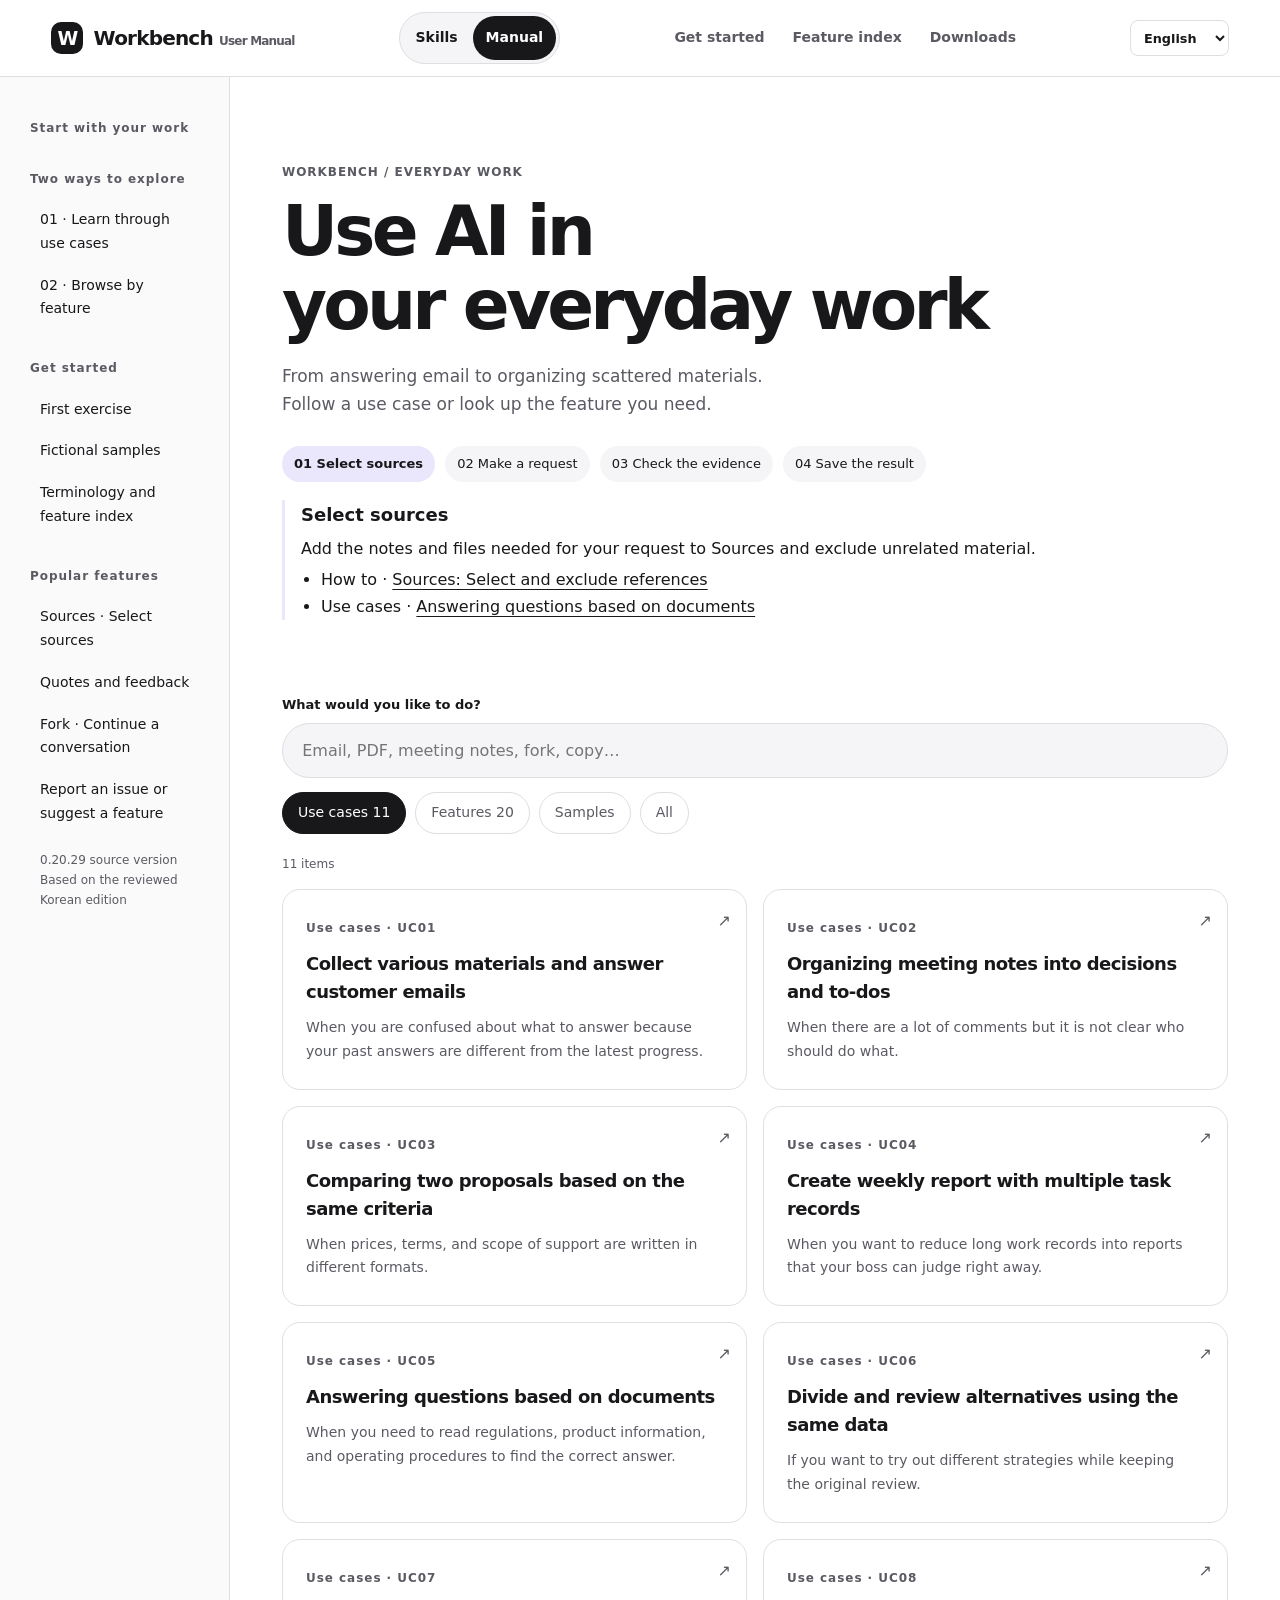
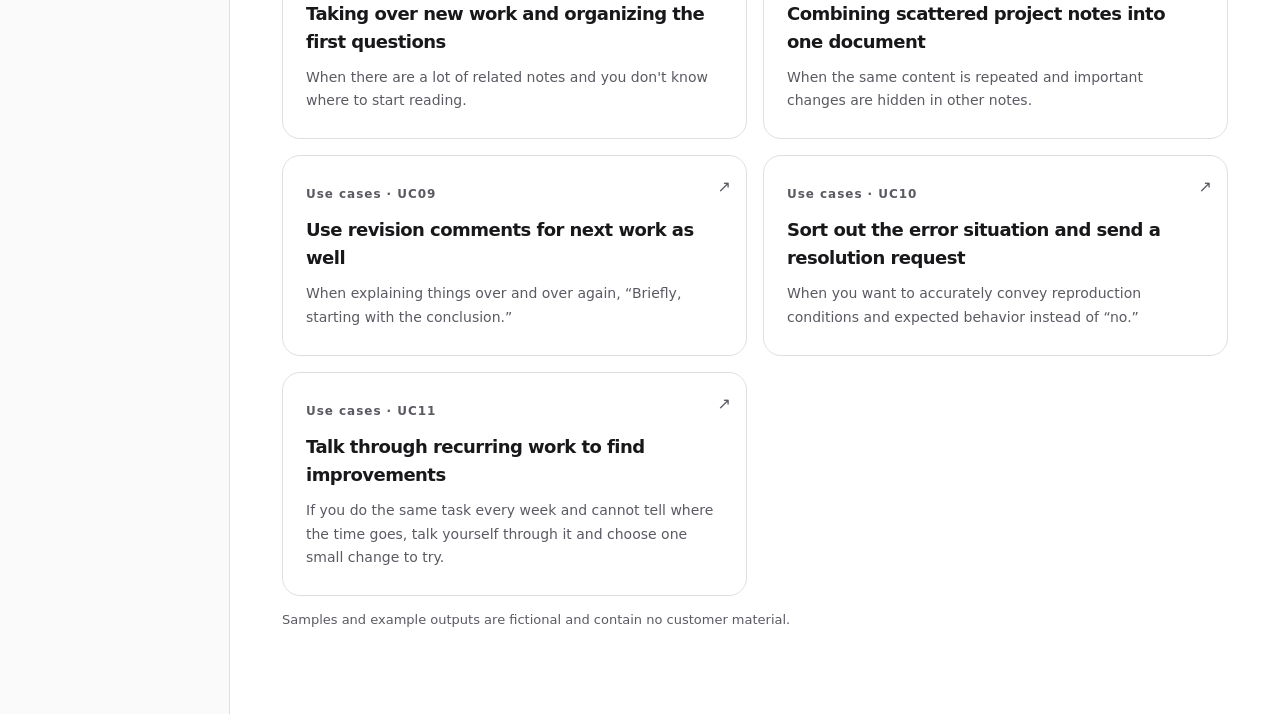
<file: docs/manual/index.html>
<!doctype html><html lang="en"><head><meta charset="utf-8"><meta name="viewport" content="width=device-width,initial-scale=1"><title>Workbench User Manual</title><style>
:root{--ink:#20302e;--muted:#5b6d68;--line:#dce5de;--green:#195f4d;--soft:#edf4ef;--paper:#fbfcf8;--gold:#a65d12}*{box-sizing:border-box}body{margin:0;color:var(--ink);background:var(--paper);font:16px/1.7 "Segoe UI","Malgun Gothic",sans-serif}a{color:var(--green);text-underline-offset:4px}button,input{font:inherit}button,a{touch-action:manipulation}:focus-visible{outline:3px solid #c28822;outline-offset:4px}header{border-bottom:1px solid var(--line);padding:12px 4vw;display:flex;align-items:center;justify-content:space-between;gap:20px;background:#fff}.brand{text-decoration:none;display:flex;align-items:center;gap:12px;color:var(--ink);font-weight:700}.logo{border-radius:12px;background:var(--green);color:white;width:40px;height:40px;display:grid;place-items:center;font-size:23px}.edition{font-size:12px;color:var(--muted)}.header-links{display:flex;flex-wrap:wrap;gap:20px;font-size:14px}.shell{max-width:1440px;margin:auto;display:grid;grid-template-columns:230px 1fr;min-height:85vh}aside{padding:36px 22px 30px 30px;border-right:1px solid var(--line)}aside .sticky{position:sticky;top:28px}aside h2{font-size:12px;letter-spacing:.08em;color:var(--muted);margin:28px 0 10px}aside a{display:block;padding:9px 10px;text-decoration:none;font-size:14px;border-radius:6px}aside a:hover{background:var(--soft)}aside .minor{font-size:12px;color:var(--muted);padding:15px 10px}.main{padding:28px 52px 70px;min-width:0}.eyebrow{font-size:12px;letter-spacing:.04em;color:var(--green);font-weight:700}.hero h1{font-size:clamp(28px,3vw,38px);line-height:1.25;letter-spacing:-.04em;margin:10px 0 14px}.hero .lead{max-width:700px}.lead{font-size:17px;line-height:1.8;color:var(--muted);margin:0 0 28px}.flow{display:flex;gap:10px;flex-wrap:wrap;margin:18px 0 18px}.flow a{text-decoration:none;padding:7px 12px;border-radius:6px;background:var(--soft);font-size:13px}.searchbox{margin:20px 0 14px}.searchbox label{display:block;font-size:13px;font-weight:700;margin-bottom:7px}.searchbox input{width:100%;border:1px solid #b9c9be;border-radius:10px;padding:13px 16px;background:white;color:var(--ink)}.tabs{display:flex;gap:9px;flex-wrap:wrap;margin:0 0 20px}.tabs button{padding:8px 15px;border-radius:20px;border:1px solid var(--line);background:white;color:var(--muted);cursor:pointer;font-size:14px}.tabs button[aria-pressed=true]{background:var(--green);border-color:var(--green);color:white}.grid{display:grid;grid-template-columns:repeat(2,minmax(0,1fr));gap:16px}.card{position:relative;display:block;padding:23px 27px 25px 23px;background:white;border:1px solid var(--line);border-radius:12px;text-decoration:none;color:var(--ink);transition:transform .12s,border-color .12s}.card:hover{border-color:#8ba994;transform:translateY(-2px)}.card h3{font-size:18px;line-height:1.55;letter-spacing:-.02em;margin:10px 0}.card p{font-size:14px;color:var(--muted);line-height:1.7;margin:0}.card .arrow{position:absolute;right:15px;top:17px;color:#91a497}.card[data-kind=development]{border-style:dashed}.card[data-kind=development] .eyebrow{color:var(--gold)}#results{font-size:12px;color:var(--muted);margin:8px 0 15px}.note{margin:24px 0;padding:15px 18px;border-left:3px solid #d3a64b;background:#fbf6e9;font-size:14px}.quiet{font-size:13px;color:var(--muted)}article{max-width:840px;margin:0 auto}article h1{font-size:32px;letter-spacing:-.035em;line-height:1.4;margin:12px 0 20px}article h2{font-size:21px;margin:34px 0 12px;letter-spacing:-.025em}article p,article li{font-size:15px;line-height:1.9}article li{margin:8px 0}article ul,article ol{padding-left:23px}article ol li::marker{font-weight:700;color:var(--green)}.back{font-size:13px;text-decoration:none;display:inline-block;margin-bottom:24px}article footer{border-top:1px solid var(--line);margin-top:40px;padding-top:18px;font-size:12px;color:var(--muted)}code{font-size:.92em;background:var(--soft);padding:2px 4px;border-radius:4px;overflow-wrap:anywhere}.prompt{border:1px solid #cbdace;background:white;border-radius:10px;margin:20px 0;overflow:hidden}.prompt-title{display:flex;justify-content:space-between;align-items:center;padding:10px 15px;background:var(--soft);font-size:12px;font-weight:700}.copy{padding:4px 12px;border:1px solid #bdd0c2;border-radius:5px;cursor:pointer;background:#fff;color:var(--green);font-size:12px}pre{white-space:pre-wrap;overflow-wrap:anywhere;padding:18px;margin:0;font-family:inherit;font-size:14px;line-height:1.9}pre code{background:transparent;padding:0;font-size:inherit}.table-wrap{overflow:auto;border:1px solid var(--line);border-radius:8px}table{width:100%;border-collapse:collapse;font-size:13px}th,td{padding:12px;text-align:left;vertical-align:top;border-bottom:1px solid var(--line)}th{background:var(--soft)}td a{display:inline-block}tr:last-child td{border-bottom:0}#toast{position:fixed;bottom:24px;left:50%;transform:translateX(-50%);background:var(--ink);color:#fff;padding:10px 20px;border-radius:8px;font-size:14px;z-index:5}html.js article:not(.active){display:none}[hidden]{display:none!important}@media(max-width:1000px){.shell{grid-template-columns:190px 1fr}.main{padding:30px}.grid{grid-template-columns:1fr}aside{padding:25px 12px}}@media(max-width:700px){header{padding:15px 20px;flex-wrap:wrap}.edition{display:none}.header-links{font-size:12px;gap:12px}.shell{display:block}aside{display:none}.main{padding:25px 20px 50px}.hero h1{font-size:29px}article h1{font-size:27px}.grid{gap:12px}.card{padding:20px}.tabs button{font-size:13px;padding:8px 12px}}@media(prefers-reduced-motion:reduce){.card{transition:none}}@media print{header,aside,.back,.copy,#toast,#home{display:none!important}.shell{display:block}.main{padding:0}html.js article:not(.active){display:none}article.active{display:block}article a{color:inherit}article{max-width:none}pre{break-inside:avoid}.table-wrap{overflow:visible}body{background:white}}
@media(max-width:700px){table,tbody,tr,td{display:block;width:100%}thead{display:none}tr{border-bottom:1px solid var(--line);padding:8px 12px}td{display:grid;grid-template-columns:76px minmax(0,1fr);border:0;padding:7px 0;gap:12px}td:before{content:attr(data-label);font-weight:700;color:var(--muted)}tr:last-child{border-bottom:0}.table-wrap{overflow:visible}}@media(max-width:700px){header{flex-wrap:wrap;gap:10px}.header-links{width:100%;gap:18px;flex-wrap:wrap}.header-links a{white-space:nowrap}}</style><style data-aw-theme>/* Shared Workbench identity. Keep the product and manual usable without web fonts. */
:root {
  --aw-ink: #18181b;
  --aw-muted: #5a5a63;
  --aw-line: #dedee3;
  --aw-surface: #f5f5f7;
  --aw-accent: #eae6fc;
  --aw-focus: #6445bb;
  --aw-type: Inter, "Segoe UI", "Malgun Gothic", system-ui, sans-serif;
  --aw-radius: 18px;
  --ink: var(--aw-ink);
  --muted: var(--aw-muted);
  --line: var(--aw-line);
  --green: var(--aw-ink);
  --soft: var(--aw-surface);
  --paper: #fff;
  font-family: var(--aw-type);
  color: var(--aw-ink);
  background: white;
}
body { background: white; color: var(--aw-ink); font-family: var(--aw-type); }
:focus-visible { outline: 3px solid var(--aw-focus); outline-offset: 3px; }
header { background: white; color: var(--aw-ink); border-bottom: 1px solid var(--aw-line); }
header a, header .brand, .brand { color: var(--aw-ink); }
.brand, header .brand { display: inline-flex; align-items: center; gap: .65rem; font-size: 1.25rem; font-weight: 720; letter-spacing: -.04em; text-decoration: none; }
.brand::before { content: none; }
.brand .aw-mark, .brand .logo, .brand > span[aria-hidden=true] {
  display: inline-grid; place-items: center; flex: none; width: 2rem; height: 2rem;
  border-radius: 10px; background: var(--aw-ink); color: #fff; margin: 0;
  font: 800 1.18rem/1 var(--aw-type); letter-spacing: -.08em;
}
header nav { align-items: center; gap: .3rem .6rem; }
header nav a, header > a:not(.brand) {
  color: var(--aw-muted); padding: .36rem .65rem; border-radius: 999px;
  font-size: .875rem; line-height: 1.4; font-weight: 600; text-decoration: none;
}
header nav a:hover, header > a:not(.brand):hover, header nav [aria-current=page] { color: var(--aw-ink); background: var(--aw-surface); }
.hero h1, .intro h1 {
  color: var(--aw-ink); font-size: clamp(2.65rem, 5.4vw, 4.7rem); line-height: 1.07;
  font-weight: 730; letter-spacing: -.055em; text-wrap: balance; overflow-wrap: break-word;
}
input[type=search], .searchbox input { background: var(--aw-surface); border: 1px solid var(--aw-line); border-radius: 999px; color: var(--aw-ink); padding: .8rem 1.2rem; }
@media (max-width: 700px) {
  header { flex-wrap: wrap; row-gap: .55rem; }
  header nav { flex-wrap: wrap; gap: .15rem .3rem; }
  header nav a { padding: .3rem .45rem; font-size: .8rem; }
}

.hero { padding-block: clamp(1.5rem, 4vw, 3.8rem) clamp(1rem, 2vw, 2rem); }
.hero h1 { margin-block: .7rem 1.2rem; }
.hero .lead { line-height: 1.65; text-wrap: pretty; }
.eyebrow { color: var(--aw-muted); letter-spacing: .08em; }
.header-links { gap: .2rem .45rem; }
.header-links [aria-current=page] { background: var(--aw-ink); color: #fff; }
.button, .tabs button, .flow a, .copy { border-radius: 999px; }
.button { padding: .7rem 1.2rem; }
.button.secondary, .copy, .prompt { border-color: var(--aw-line); }
.button.secondary:hover, .tabs button[aria-pressed=false]:hover { background: var(--aw-surface); }
.flow a { color: var(--aw-ink); }
.flow a[aria-current=step] { background: var(--aw-accent); font-weight: 700; }
.flow a:hover { text-decoration: underline; }
.stage-guide { scroll-margin-top: var(--site-header-height, 72px); border-left: 3px solid var(--aw-accent); padding: 0 16px; margin: 16px 0 28px; }
.stage-guide h2 { font-size: 18px; margin: 0; }
.stage-guide p { margin: 4px 0; }
.stage-guide ul { margin: 4px 0; padding-left: 20px; }
.release-repository { display: inline-flex; align-items: center; gap: .5em; }
.release-repository svg { width: 1.15em; height: 1.15em; fill: currentColor; }
.card { border-radius: var(--aw-radius); }
a.card:hover { border-color: #a7a7b1; background: var(--aw-surface); transform: none; }
.card .arrow { color: var(--aw-muted); }
.card h2, .card h3 { letter-spacing: -.03em; }
aside { background: #fafafa; }
aside a { color: var(--aw-ink); }
@media (min-width: 701px) and (max-width: 1100px) { header { flex-wrap: wrap; gap: .5rem; } }
@media (max-width: 700px) { header .header-links { gap: .15rem; width: auto; } }

header .site-switch {
  display: inline-flex;
  width: fit-content;
  gap: .15rem;
  padding: .2rem;
  border: 1px solid var(--aw-line);
  border-radius: 999px;
  background: var(--aw-surface);
}
header .site-switch a {
  display: inline-flex;
  align-items: center;
  min-height: 2.75rem;
  padding: .35rem .8rem;
  color: var(--aw-ink);
  white-space: nowrap;
}
header .site-switch a:hover { background: #fff; }
header .site-switch a[aria-current] { background: var(--aw-ink); color: #fff; }
@media (max-width: 700px) {
  header .site-switch a { padding-inline: .68rem; }
}
@media (max-width: 700px) {
  header .site-switch { flex-shrink: 0; }
}

@media screen {
  header { position: sticky; top: 0; z-index: 5; }
  aside .sticky { top: calc(var(--site-header-height, 4.5rem) + 1rem); }
  html { scroll-padding-top: var(--site-header-height, 4.5rem); }
}

.site-language {
  width: auto; max-width: 8rem; min-height: 2.25rem; font: 600 .8rem var(--aw-type);
  padding: .3rem .55rem; border: 1px solid var(--aw-line); border-radius: 8px;
  background: white; color: var(--aw-ink);
}
</style></head><body>
<header><a class="brand" href="/"><span class="logo" aria-hidden="true">W</span><span>Workbench <span class="edition">User Manual</span></span></a><nav class="site-switch" aria-label="Workbench sites"><a href="https://skills.adroit-workbench.pages.dev/">Skills</a><a href="/manual/" aria-current="true">Manual</a></nav><nav class="header-links" aria-label="Quick links"><a href="#START">Get started</a><a href="#INDEX">Feature index</a><a href="/#download">Downloads</a></nav><select id="site-language" class="site-language" aria-label="Language"><option value="en" lang="en" selected>English</option><option value="ko" lang="ko">한국어</option><option value="de" lang="de">Deutsch</option></select></header>
<div class="shell"><aside><div class="sticky"><span class="eyebrow">Start with your work</span><h2>Two ways to explore</h2><a href="#cases">01 · Learn through use cases</a><a href="#features">02 · Browse by feature</a><h2>Get started</h2><a href="#START">First exercise</a><a href="#samples">Fictional samples</a><a href="#INDEX">Terminology and feature index</a><h2>Popular features</h2><a href="#F02">Sources · Select sources</a><a href="#F07">Quotes and feedback</a><a href="#F10">Fork · Continue a conversation</a><a href="#F18">Report an issue or suggest a feature</a><div class="minor">0.20.29 source version<br>Based on the reviewed Korean edition<br></div></div></aside>
<main class="main"><section id="home" aria-labelledby="home-title"><div class="hero"><span class="eyebrow">WORKBENCH / EVERYDAY WORK</span><h1 id="home-title">Use AI in<br>your everyday work</h1><p class="lead">From answering email to organizing scattered materials.<br>Follow a use case or look up the feature you need.</p><nav class="flow" aria-label="Common workflow"><a href="#step-1" data-stage="step-1">01 Select sources</a><a href="#step-2" data-stage="step-2">02 Make a request</a><a href="#step-3" data-stage="step-3">03 Check the evidence</a><a href="#step-4" data-stage="step-4">04 Save the result</a></nav><section class="stage-guide" id="step-1" tabindex="-1"><h2>Select sources</h2><p>Add the notes and files needed for your request to Sources and exclude unrelated material.</p><ul><li>How to · <a href="#F02">Sources: Select and exclude references</a></li><li>Use cases · <a href="#UC05">Answering questions based on documents</a></li></ul></section><section class="stage-guide" id="step-2" tabindex="-1"><h2>Make a request</h2><p>State the desired result, scope and output format in your request.</p><ul><li>How to · <a href="#F04">Request creation/supplementation/immediate execution</a></li><li>Use cases · <a href="#UC01">Collect various materials and answer customer emails</a></li></ul></section><section class="stage-guide" id="step-3" tabindex="-1"><h2>Check the evidence</h2><p>Check key claims and figures against the original sources and follow up where needed.</p><ul><li>How to · <a href="#F07">Request for correction by quoting part of the answer</a></li><li>Use cases · <a href="#UC03">Comparing two proposals based on the same criteria</a></li></ul></section><section class="stage-guide" id="step-4" tabindex="-1"><h2>Save the result</h2><p>Save the reviewed answer to a note or copy it for your next task.</p><ul><li>How to · <a href="#F08">Save/copy results/continue in other apps</a></li><li>Use cases · <a href="#UC02">Organizing meeting notes into decisions and to-dos</a></li></ul></section></div>
<div class="searchbox"><label for="search">What would you like to do?</label><input id="search" type="search" placeholder="Email, PDF, meeting notes, fork, copy…" autocomplete="off"></div>
<div class="tabs" role="group" aria-label="Browse by"><button data-filter="case" aria-pressed="true">Use cases 11</button><button data-filter="feature" aria-pressed="false">Features 20</button><button data-filter="sample" aria-pressed="false">Samples</button><button data-filter="all" aria-pressed="false">All</button></div><p id="results" role="status" aria-live="polite"></p><div class="grid"><a class="card" href="#START" data-id="START" data-kind="start"><span class="eyebrow">Get started · START</span><h3>Getting started with Workbench</h3><p>Choose your material, ask AI to help, check the evidence and save the result.</p><span class="arrow" aria-hidden="true">↗</span></a><a class="card" href="#INDEX" data-id="INDEX" data-kind="index"><span class="eyebrow">Index · INDEX</span><h3>Functional Index and Glossary</h3><p>Even if you don&#x27;t know the name of the button, you can find what you want to do or use a familiar word.</p><span class="arrow" aria-hidden="true">↗</span></a><a class="card" href="#F01" data-id="F01" data-kind="feature"><span class="eyebrow">Feature guide · F01</span><h3>Getting Started: Installation·License·AI Connection</h3><p>Verify your Workbench license and connect the AI account you will actually use.</p><span class="arrow" aria-hidden="true">↗</span></a><a class="card" href="#F02" data-id="F02" data-kind="feature"><span class="eyebrow">Feature guide · F02</span><h3>Sources: Select and exclude references</h3><p>AI visually checks which files will be used for this request.</p><span class="arrow" aria-hidden="true">↗</span></a><a class="card" href="#F03" data-id="F03" data-kind="feature"><span class="eyebrow">Feature guide · F03</span><h3>PDF · Image · External file reference</h3><p>Ask questions while checking the document format and actual read scope.</p><span class="arrow" aria-hidden="true">↗</span></a><a class="card" href="#F04" data-id="F04" data-kind="feature"><span class="eyebrow">Feature guide · F04</span><h3>Request creation/supplementation/immediate execution</h3><p>Write down the purpose, scope of data, and type of results and execute them the way you want.</p><span class="arrow" aria-hidden="true">↗</span></a><a class="card" href="#F05" data-id="F05" data-kind="feature"><span class="eyebrow">Feature guide · F05</span><h3>Select Model · Effort · Usage</h3><p>Choose the model and level of inference to use for the current task.</p><span class="arrow" aria-hidden="true">↗</span></a><a class="card" href="#F06" data-id="F06" data-kind="feature"><span class="eyebrow">Feature guide · F06</span><h3>Approval modes and app permissions</h3><p>Choose an approval mode that fits the task and review the actual request.</p><span class="arrow" aria-hidden="true">↗</span></a><a class="card" href="#F07" data-id="F07" data-kind="feature"><span class="eyebrow">Feature guide · F07</span><h3>Request for correction by quoting part of the answer</h3><p>Specify exactly which part to fix and how.</p><span class="arrow" aria-hidden="true">↗</span></a><a class="card" href="#F08" data-id="F08" data-kind="feature"><span class="eyebrow">Feature guide · F08</span><h3>Save/copy results/continue in other apps</h3><p>Document the review results or forward them to the next task.</p><span class="arrow" aria-hidden="true">↗</span></a><a class="card" href="#F09" data-id="F09" data-kind="feature"><span class="eyebrow">Feature guide · F09</span><h3>Cleaning up saved sessions and conversations</h3><p>It continues the context of one task and separates the other.</p><span class="arrow" aria-hidden="true">↗</span></a><a class="card" href="#F10" data-id="F10" data-kind="feature"><span class="eyebrow">Feature guide · F10</span><h3>Continue a long conversation with Fork</h3><p>Branch conversations or continue long threads on the same task screen.</p><span class="arrow" aria-hidden="true">↗</span></a><a class="card" href="#F11" data-id="F11" data-kind="feature"><span class="eyebrow">Feature guide · F11</span><h3>Connected tabs · Show open files · Copy name</h3><p>Expand the relevant material and get the file name correct.</p><span class="arrow" aria-hidden="true">↗</span></a><a class="card" href="#F12" data-id="F12" data-kind="feature"><span class="eyebrow">Feature guide · F12</span><h3>Connect and read mail</h3><p>Emails from the specified account are searched and used as the basis for the response.</p><span class="arrow" aria-hidden="true">↗</span></a><a class="card" href="#F13" data-id="F13" data-kind="feature"><span class="eyebrow">Feature guide · F13</span><h3>Optional function: ego(lite) browser connection</h3><p>Associate a separate browser&#x27;s Actions tab with conversations that require web verification.</p><span class="arrow" aria-hidden="true">↗</span></a><a class="card" href="#F14" data-id="F14" data-kind="feature"><span class="eyebrow">Feature guide · F14</span><h3>Executing repetitive procedures with F14 · Skill</h3><p>Load predefined work procedures into requests.</p><span class="arrow" aria-hidden="true">↗</span></a><a class="card" href="#F15" data-id="F15" data-kind="feature"><span class="eyebrow">Feature guide · F15</span><h3>Feedback and continuous writing rules</h3><p>We will manage the edits for this answer and the preferences for the next request as well.</p><span class="arrow" aria-hidden="true">↗</span></a><a class="card" href="#F16" data-id="F16" data-kind="feature"><span class="eyebrow">Feature guide · F16</span><h3>Use Agentic AI settings and instructions</h3><p>Connect work instructions, memories, and skills and check readiness.</p><span class="arrow" aria-hidden="true">↗</span></a><a class="card" href="#F17" data-id="F17" data-kind="feature"><span class="eyebrow">Feature guide · F17</span><h3>Review and restore document changes</h3><p>Distinguish between drafting and actual file changes.</p><span class="arrow" aria-hidden="true">↗</span></a><a class="card" href="#F18" data-id="F18" data-kind="feature"><span class="eyebrow">Feature guide · F18</span><h3>Error/function suggestions and area capture</h3><p>Communicate the current situation with a description and required screen coverage.</p><span class="arrow" aria-hidden="true">↗</span></a><a class="card" href="#F19" data-id="F19" data-kind="feature"><span class="eyebrow">Feature guide · F19</span><h3>Check updates and license status</h3><p>Check for new versions and install them while maintaining existing work.</p><span class="arrow" aria-hidden="true">↗</span></a><a class="card" href="#F20" data-id="F20" data-kind="feature"><span class="eyebrow">Feature guide · F20</span><h3>Recording · Transcription</h3><p>Transcribe meetings with ChatGPT and create work flow charts from the transcription.</p><span class="arrow" aria-hidden="true">↗</span></a><a class="card" href="#UC01" data-id="UC01" data-kind="case"><span class="eyebrow">Use cases · UC01</span><h3>Collect various materials and answer customer emails</h3><p>When you are confused about what to answer because your past answers are different from the latest progress.</p><span class="arrow" aria-hidden="true">↗</span></a><a class="card" href="#UC02" data-id="UC02" data-kind="case"><span class="eyebrow">Use cases · UC02</span><h3>Organizing meeting notes into decisions and to-dos</h3><p>When there are a lot of comments but it is not clear who should do what.</p><span class="arrow" aria-hidden="true">↗</span></a><a class="card" href="#UC03" data-id="UC03" data-kind="case"><span class="eyebrow">Use cases · UC03</span><h3>Comparing two proposals based on the same criteria</h3><p>When prices, terms, and scope of support are written in different formats.</p><span class="arrow" aria-hidden="true">↗</span></a><a class="card" href="#UC04" data-id="UC04" data-kind="case"><span class="eyebrow">Use cases · UC04</span><h3>Create weekly report with multiple task records</h3><p>When you want to reduce long work records into reports that your boss can judge right away.</p><span class="arrow" aria-hidden="true">↗</span></a><a class="card" href="#UC05" data-id="UC05" data-kind="case"><span class="eyebrow">Use cases · UC05</span><h3>Answering questions based on documents</h3><p>When you need to read regulations, product information, and operating procedures to find the correct answer.</p><span class="arrow" aria-hidden="true">↗</span></a><a class="card" href="#UC06" data-id="UC06" data-kind="case"><span class="eyebrow">Use cases · UC06</span><h3>Divide and review alternatives using the same data</h3><p>If you want to try out different strategies while keeping the original review.</p><span class="arrow" aria-hidden="true">↗</span></a><a class="card" href="#UC07" data-id="UC07" data-kind="case"><span class="eyebrow">Use cases · UC07</span><h3>Taking over new work and organizing the first questions</h3><p>When there are a lot of related notes and you don&#x27;t know where to start reading.</p><span class="arrow" aria-hidden="true">↗</span></a><a class="card" href="#UC08" data-id="UC08" data-kind="case"><span class="eyebrow">Use cases · UC08</span><h3>Combining scattered project notes into one document</h3><p>When the same content is repeated and important changes are hidden in other notes.</p><span class="arrow" aria-hidden="true">↗</span></a><a class="card" href="#UC09" data-id="UC09" data-kind="case"><span class="eyebrow">Use cases · UC09</span><h3>Use revision comments for next work as well</h3><p>When explaining things over and over again, “Briefly, starting with the conclusion.”</p><span class="arrow" aria-hidden="true">↗</span></a><a class="card" href="#UC10" data-id="UC10" data-kind="case"><span class="eyebrow">Use cases · UC10</span><h3>Sort out the error situation and send a resolution request</h3><p>When you want to accurately convey reproduction conditions and expected behavior instead of “no.”</p><span class="arrow" aria-hidden="true">↗</span></a><a class="card" href="#UC11" data-id="UC11" data-kind="case"><span class="eyebrow">Use cases · UC11</span><h3>Talk through recurring work to find improvements</h3><p>If you do the same task every week and cannot tell where the time goes, talk yourself through it and choose one small change to try.</p><span class="arrow" aria-hidden="true">↗</span></a><a class="card" href="#S01" data-id="S01" data-kind="sample"><span class="eyebrow">Samples · S01</span><h3>Project status</h3><p>This is the virtual project status as of November 13th.</p><span class="arrow" aria-hidden="true">↗</span></a><a class="card" href="#S02" data-id="S02" data-kind="sample"><span class="eyebrow">Samples · S02</span><h3>Customer email</h3><p>This is a virtual email asking for completion and a timeline.</p><span class="arrow" aria-hidden="true">↗</span></a><a class="card" href="#S03" data-id="S03" data-kind="sample"><span class="eyebrow">Samples · S03</span><h3>Meeting notes</h3><p>Virtual meeting notes are a mix of decisions, suggestions, and undecided items.</p><span class="arrow" aria-hidden="true">↗</span></a><a class="card" href="#S04" data-id="S04" data-kind="sample"><span class="eyebrow">Samples · S04</span><h3>S04 Proposal A</h3><p>This is a virtual offering that emphasizes quick preparation.</p><span class="arrow" aria-hidden="true">↗</span></a><a class="card" href="#S05" data-id="S05" data-kind="sample"><span class="eyebrow">Samples · S05</span><h3>Proposal B</h3><p>This is a virtual offer that highlights the long support period.</p><span class="arrow" aria-hidden="true">↗</span></a><a class="card" href="#S06" data-id="S06" data-kind="sample"><span class="eyebrow">Samples · S06</span><h3>Operation Guide</h3><p>This is a practice guide for identifying questions that are not in the document.</p><span class="arrow" aria-hidden="true">↗</span></a><a class="card" href="#S07" data-id="S07" data-kind="sample"><span class="eyebrow">Samples · S07</span><h3>Error observation record</h3><p>This is a record for practice distinguishing between causes and observations.</p><span class="arrow" aria-hidden="true">↗</span></a></div><p id="empty" hidden>No matches. Try another search or <button id="clear" type="button">clear the search</button>.</p><p class="quiet">Samples and example outputs are fictional and contain no customer material.</p></section><article id="START" tabindex="-1"><a class="back" href="#home">← Manual home</a><p class="eyebrow">Get started · START</p><h1>Getting started with Workbench</h1><p class="lead">Choose your material, ask AI to help, check the evidence and save the result.</p><p class="quiet">Reviewed for Workbench 0.20.19</p><h2>Start an Agentic AI project with one note</h2>
<ol><li>Create a project note with three lines: “Prepare a demo”, “Choose a date”, and “Owner: not assigned”. Add only this note to Sources and enable Agentic AI in Workbench.</li><li><strong>Prompt:</strong> Turn this note into a checklist. Use only the note. Mark missing owners and dates as unknown.</li><li>Check that no owner or date was invented. Save the checklist as a new note. On your next run, add a date to the source and check that only the relevant item changes.</li></ol>
<h2>Two ways to use the manual</h2>
<ul><li>Learn through a case close to your situation, from preparing sources to checking results. Start with <a href="#UC01">Reply to a customer using several sources</a>.</li><li>Use the <a href="#INDEX">feature index and glossary</a> if you know the button or feature. Feature guides link back to related cases.</li></ul>
<p>Use the case or feature tabs and search on the website. In Obsidian, follow links or search for a file ID such as <code>WB_F02</code>. Try everyday terms such as email, PDF, fork, copy or error.</p>
<h2>Three things to know</h2>
<ul><li>A <strong>Vault</strong> is the folder of documents open in Obsidian. A <strong>Session</strong> is a continuing conversation about one task.</li><li><strong>Sources</strong> are the materials selected for this request. Check the Sources list before submitting, even when the file is already open in a tab.</li><li>The Workbench license and AI account are separate. Set up the AI connection you will use and prepare your sources. <a href="#F01">Installation, licensing and AI connections</a></li></ul>
<h2>First exercise: draft a reply from project status</h2>
<p>The sample folder contains fictional documents. In the web manual, use <strong>Download sample (.md)</strong> and place each file in your Obsidian vault. Web links preview the material. <strong>Add to source</strong> is in Obsidian&#x27;s file menu.</p>
<ol><li>Open <a href="#S01">Project status</a> and <a href="#S02">Customer email</a>.</li><li>Right-click each file, choose <strong>Add to source</strong>, and check that both are listed. Remove unrelated material with ×. <a href="#F02">Choose and exclude Sources</a></li><li>Select a model below the composer. Clicking its name sets Effort to Auto. <a href="#F05">Models, effort and quota</a></li><li>Paste the request and run it with <strong>Ctrl+Enter</strong> on Windows or <strong>Cmd+Enter</strong> on macOS. <a href="#F04">Write and run requests</a></li><li>Compare numbers and dates with the sources and use <strong>Save as note</strong>. <a href="#F08">Save and copy results</a></li></ol>
<div class="prompt"><div class="prompt-title">Example prompt<button class="copy" type="button">Copy</button></div><pre><code>Read the attached customer email and project status and draft a reply.
For each question, separate what we can answer now from what still needs verification.
Do not invent completion status or delivery promises.
Keep the evidence table separate from the draft. Do not send the email.</code></pre></div>
<h2>Check the result</h2>
<p>Ten of twelve basic checks are complete. November 20 is an internal target rather than a customer commitment. If the reply claims everything is complete or promises delivery on the 20th, select that sentence and give corrective feedback. <a href="#F07">Quote part of an answer and request a revision</a></p>
<p>The first edition was written on November 15, 2026, against Workbench 0.19.50. Menu labels and tools can vary by language, connection and permissions. Sample answers illustrate the intended format.</p>
<h2>All use cases</h2>
<ul><li><a href="#UC01">Use several sources to reply to a customer</a></li><li><a href="#UC02">Turn meeting notes into decisions and tasks</a></li><li><a href="#UC03">Compare two proposals using common criteria</a></li><li><a href="#UC04">Create a weekly report from work records</a></li><li><a href="#UC05">Answer a question using documents as evidence</a></li><li><a href="#UC06">Review alternatives using the same sources</a></li><li><a href="#UC07">Take over an assignment and prepare your first question</a></li><li><a href="#UC08">Consolidate project notes</a></li><li><a href="#UC09">Carry feedback into future work</a></li><li><a href="#UC10">Describe an issue and request a fix</a></li><li><a href="#UC11">Talk through recurring work to find improvements</a></li></ul>
<p>Use the language menu in the header to switch between English, Korean and German while keeping the current topic. Open Skill Atlas from <strong>Skills</strong> in the header. Returning from Atlas takes you back to your reading position.</p>
<p>On the manual home, choose a stage from <strong>01 Choose sources → 02 Make a request → 03 Check the evidence → 04 Save the result</strong>. The highlighted stage shows instructions and a related use case. Your language carries over when you move between <strong>Manual</strong>, <strong>Skills</strong> and downloads. Click the logo to reset navigation and open the English homepage. The official homepage’s <strong>Downloads</strong> section links to the Windows and macOS installers and the GitHub release repository.</p><footer><a href="#INDEX">Feature index</a> · <a href="#home">Use cases</a> · <span>Workbench 0.20.29 edition</span></footer></article><article id="INDEX" tabindex="-1"><a class="back" href="#home">← Manual home</a><p class="eyebrow">Index · INDEX</p><h1>Functional Index and Glossary</h1><p class="lead">Even if you don&#x27;t know the name of the button, you can find what you want to do or use a familiar word.</p><p class="quiet">Reviewed for Workbench 0.19.50</p><h2>Find something you want to do</h2>
<div class="table-wrap"><table><thead><tr><th>What you want to do</th><th>How to use</th><th>Work examples</th></tr></thead><tbody><tr><td data-label="What you want to do"><div>Create a draft of email responses</div></td><td data-label="How to use"><div><a href="#F02">Sources: Select and exclude reference materials</a> · <a href="#F12">Connect and read emails</a></div></td><td data-label="Work examples"><div><a href="#UC01">Collect multiple materials to answer customer emails</a></div></td></tr><tr><td data-label="What you want to do"><div>Organizing meeting notes into to-dos</div></td><td data-label="How to use"><div><a href="#F02">Sources: Select and exclude references</a> · <a href="#F08">Save/copy/continue results in other apps</a></div></td><td data-label="Work examples"><div><a href="#UC02">Organize meeting notes into decisions and to-dos</a></div></td></tr><tr><td data-label="What you want to do"><div>Compare PDF·proposals</div></td><td data-label="How to use"><div><a href="#F03">Refer to PDF·image·external files</a> · <a href="#F07">Quote part of the answer and request correction</a></div></td><td data-label="Work examples"><div><a href="#UC03">Compare two proposals using the same criteria</a></div></td></tr><tr><td data-label="What you want to do"><div>Briefly report on progress</div></td><td data-label="How to use"><div><a href="#F04">Create/complement/execute requests immediately</a> · <a href="#F08">Save/copy/continue results in other apps</a></div></td><td data-label="Work examples"><div><a href="#UC04">Create weekly reports with records of multiple tasks</a></div></td></tr><tr><td data-label="What you want to do"><div>Find evidence to answer</div></td><td data-label="How to use"><div><a href="#F02">Sources: Select and exclude references</a> · <a href="#F03">Refer to PDFs, images, and external files</a></div></td><td data-label="Work examples"><div><a href="#UC05">Answer questions based on documents</a></div></td></tr><tr><td data-label="What you want to do"><div>Review with different criteria</div></td><td data-label="How to use"><div><a href="#F09"> Organize saved sessions and conversations</a> · <a href="#F10">Continue a long conversation with Fork</a></div></td><td data-label="Work examples"><div><a href="#UC06"> Divide and review alternatives using the same data</a></div></td></tr><tr><td data-label="What you want to do"><div>Expand related materials all at once</div></td><td data-label="How to use"><div><a href="#F11">Connected tabs·Show open files·Copy name</a></div></td><td data-label="Work examples"><div><a href="#UC07">Take over new work and organize first questions</a></div></td></tr><tr><td data-label="What you want to do"><div>Combining notes</div></td><td data-label="How to use"><div><a href="#F14">Executing repetitive procedures with skills</a> · <a href="#F17">Reviewing and restoring document changes</a></div></td><td data-label="Work examples"><div><a href="#UC08">Combining scattered project notes into one document</a></div></td></tr><tr><td data-label="What you want to do"><div>Reuse writing preferences</div></td><td data-label="How to use"><div><a href="#F15">Feedback and persistent writing rules</a> · <a href="#F16">Use Agentic AI settings and instructions</a></div></td><td data-label="Work examples"><div><a href="#UC09">Use revision feedback for future work</a></div></td></tr><tr><td data-label="What you want to do"><div>Capture and communicate the problem</div></td><td data-label="How to use"><div><a href="#F18">Capture error/function suggestions and areas</a></div></td><td data-label="Work examples"><div><a href="#UC10">Organize the error situation and send a request for resolution</a></div></td></tr></tbody></table></div>
<h2>Full list of features</h2>
<ul><li><a href="#F01">Getting Started: Installation, License, AI Connection</a></li><li><a href="#F02">Sources: Select and exclude references</a></li><li><a href="#F03">Refer to PDF·Image·External File</a></li><li><a href="#F04">Request creation/supplementation/immediate execution</a></li><li><a href="#F05">Select Model·Effort·Usage</a></li><li><a href="#F06">Task approval method and app access rights</a></li><li><a href="#F07">Quote part of the answer and request correction</a></li><li><a href="#F08">Save/copy results/continue in other apps</a></li><li><a href="#F09">Cleaning up saved sessions and conversations</a></li><li><a href="#F10">Continuing a long conversation with Fork</a></li><li><a href="#F11">Connected tabs·Show open files·Copy name</a></li><li><a href="#F12">Mail connection and reading</a></li><li><a href="#F13">Optional feature: ego(lite) browser connection</a></li><li><a href="#F14">Executing an iterative procedure with Skill</a></li><li><a href="#F15">Feedback and lasting writing rules</a></li><li><a href="#F16">Use Agentic AI settings and instructions</a></li><li><a href="#F17">Review and restoration of document changes</a></li><li><a href="#F18">Error/function suggestions and area capture</a></li><li><a href="#F19">Check update and license status</a></li><li><a href="#F20">Recording/Transcription</a></li></ul>
<h2>frequently used words</h2>
<ul><li><strong>Source / Source / Attachment</strong>: Reference material used for this request. <a href="#F02">Sources: Select and exclude references</a></li><li><strong>Session / Session</strong>: A conversation record for one task. <a href="#F09">Clean up saved sessions and conversations</a></li><li><strong>Fork / fork / branch</strong>: Create a sub-dialog independent of the current context. <a href="#F10">Continuing a long conversation with Fork</a></li><li><strong>Effort / Inference Level</strong>: The level of reasoning option supported by the selection model. <a href="#F05">Select Model·Effort·Usage</a></li><li><strong>Skill / Skill / Slash Command</strong>: Action procedure to be reused. <a href="#F14">Executing iterative procedures with Skill</a></li><li><strong>Annotation / Quote / Comment</strong>: Picked up part of the answer and conveyed direction for correction. <a href="#F07">Quote part of the answer and request correction</a></li><li><strong>Feedback / Feedback / Rules</strong>: Apply reviewed writing preferences to future work. <a href="#F15">Feedback and lasting writing rules</a></li><li><strong>Revert / Restore / Revert</strong>: Check the provided restoration range and revert. <a href="#F17">Review and restoration of document changes</a></li><li><strong>Vault / Vault</strong>: Documents folder opened in Obsidian. <a href="#F01">Getting Started: Installation·License·AI Connection</a></li><li><strong>Recording / Transcription</strong>: In development. <a href="#F20">Recording/Transcription</a></li></ul><footer><a href="#INDEX">Feature index</a> · <a href="#home">Use cases</a> · <span>Workbench 0.20.29 edition</span></footer></article><article id="F01" tabindex="-1"><a class="back" href="#home">← Manual home</a><p class="eyebrow">Feature guide · F01</p><h1>Getting Started: Installation·License·AI Connection</h1><p class="lead">Verify your Workbench license and connect the AI account you will actually use.</p><p class="quiet">Reviewed for Workbench 0.20.26</p><h2>Where can I use it?</h2>
<p>Check the connection/license status in the Workbench section of Obsidian settings and the information icon at the top of the Workbench. You can open the task pane from the Obsidian command palette with <strong>Workbench: Open workbench</strong>.</p>
<h2>Order of use</h2>
<ol><li>Install Workbench and a supported desktop, Obsidian, and open the Documents folder you want to use. The minimum Obsidian version for 0.19.53 is 1.15.0.</li><li>Authenticate with the issued key on the license screen and check the validity status.</li><li>In the connection settings, check which Codex·Antigravity·Claude connection you want to use. Any required logins are completed directly from the app.</li><li>After checking the connection, select the model that can actually be used from the model menu. <a href="#F05">Select Model·Effort·Usage</a></li><li><a href="#START">This is your first time using Workbench</a>. Check your attachments and answers with a short exercise.</li></ol>
<h2>Verification and troubleshooting</h2>
<p>The Workbench license does not replace the right to use or use AI models. Even if you are logged in from another app, Workbench does not inherit all tools or accounts from that app. A distinction is also made between connection check success and individual mail/web service access success. After reissuing or renewing the key, check the new status on the license screen and reopen the existing session.</p>
<h2>Examples of using together</h2>
<p><a href="#START">Workbench used for the first time</a> <a href="#UC01">Collect various materials and answer customer emails</a> <a href="#UC05">Answer questions based on documents</a></p>
<p>In the settings, <strong> model connection and authentication</strong> is used to log in to the AI provider, and <strong> app and work account</strong> are used to connect work tools. Check license and update status at <strong>Installation·Update·License</strong>.</p>
<p>The titles of the Installation and Connections windows are <strong>Companion Apps</strong>, <strong>Workbench License</strong>, and <strong>AI Connections</strong>.</p>
<p>The information window <strong>User manual</strong> and <strong>Website and downloads</strong> open at adroit-workbench.github.io.</p>
<p>You can open the Skills site from the <strong>Skills</strong> menu on the official site or from Browse <strong>Skills</strong>. The official installation files are available at adroit-workbench/workbench-releases.</p>
<p>If you plan to use Codex, open <strong>Codex installation guide</strong> in Workbench Information when the executable is missing. Follow the official instructions and sign in, then open <strong>App tools and account connections → Codex</strong> and select <strong>Auto-find → Check connection → Save</strong>. If Codex is already installed, you can check its connection directly.</p>
<p>If Codex reports a configuration error on exit, check <code>config.toml</code> and run <strong>Check connection</strong> again.</p>
<p>When Antigravity reports that a conversation failed to start, Workbench retries once after two seconds. If it fails again, check the CLI connection and sign-in.</p>
<p>When checking model availability, Workbench looks for the native agy executable. In WSL, point agy to the installed CLI binary. A shell script that opens the Antigravity editor cannot report quota.</p>
<p>While the session opens, the panel shows <code>Opening Workbench…</code>. If opening fails, check the displayed error and select <code>Retry</code> to try again in the same panel.</p>
<p>After accepting the license, close Obsidian and confirm it on the preparation page. Use the ego(lite) download button there if needed. Choose your target Vault on the next page. Companion Apps in Settings offers Omni Viewer and Media Extended.</p>
<p>If a newly installed companion is missing from the list, select Reload plugins in Obsidian’s Community plugins settings and enable it. If Workbench reports an incomplete installation, check the existing installation before repairing it.</p><footer><a href="#INDEX">Feature index</a> · <a href="#home">Use cases</a> · <span>Workbench 0.20.29 edition</span></footer></article><article id="F02" tabindex="-1"><a class="back" href="#home">← Manual home</a><p class="eyebrow">Feature guide · F02</p><h1>Sources: Select and exclude references</h1><p class="lead">AI visually checks which files will be used for this request.</p><p class="quiet">Reviewed for Workbench 0.20.27</p><h2>Where can I use it?</h2>
<p>Use <strong>Sources</strong>, <strong>+</strong>, <strong>Open Tabs</strong> on the input window and <strong>Add to source</strong> on the right-click menu of the file.</p>
<h2>Order of use</h2>
<ol><li>Right-click the file and select <strong>Add to source</strong>, or add a file/folder path supported by +.</li><li>To write multiple open documents, turn on <strong>Open Tabs</strong>. Duplicate tabs in the same file will not be attached.</li><li>Check the Source name and number and expand <strong>+N Number</strong> to see the full list. Exclude unnecessary items as <strong>×</strong>.</li><li>Before sending, make sure the file is saved and contains the required parts.</li></ol>
<h2>Actions to be aware of</h2>
<p>Folders appear beside files with a folder icon. Up to five supported documents, including subfolders, are attached for preparation and answering. Larger folders define a search scope. Specify a format, search by topic, or use <code>containing &quot;text&quot;</code> to match text file contents. Select a smaller folder if the search exceeds the text limit. You can append to the current session if it is idle even if another session is running. For other formats, please specify the file directly to check whether it is included. External files are readable and are not automatically copied to Vault or given permission to modify them. If you paste an unsupported path such as ZIP into the input window, it will remain as text. Just because the path is visible doesn&#x27;t mean the file is attached.</p>
<p>Sources changes will take effect on the next request. Removing it from the current list does not erase the context you provided in the previous conversation. Start a new conversation if you don&#x27;t want to use the previous context. If you encounter a limit error, narrow it down to the materials you need or review the on-screen limit adjustments for this request.</p>
<h2>Examples of using together</h2>
<p><a href="#UC01">Collect multiple materials and respond to customer emails</a> <a href="#UC03">Compare two proposals on the same basis</a> <a href="#UC04">Create weekly reports with records of multiple tasks</a> <a href="#UC08">Combining scattered project notes into one document</a></p>
<p>If you paste an external path that does not exist on this PC into the input box, the original text along with instructions will be entered as text. Preserves the entire input even if one of the multiple paths is missing. To attach a local file directly, use + to add path.</p>
<p>If you delete all unconfirmable routes from the input box, the guidance will also disappear. Hover over Sources to see if you have exceeded the default adjustable attachment limits.</p>
<p><strong>Open Tabs</strong> in Sources turns automatic attachment of open files on or off. <strong>Clear</strong> clears the selected Sources. You can check your attachment limits with <strong>Attachment Limits</strong> and clean up duplicate file tabs with <strong>Close Duplicate Tabs</strong>.</p>
<p>When Sources is narrowed, an icon is displayed instead of a button title. When you hover the pointer, you can see the name of each button and the automatic attachment status of Open Tabs.</p>
<p>When running a skill without arguments, if the skill definition specifies that all files in a folder should be processed, support files from the selected folder will be attached. Skills that specify exclusions or scope restrictions use traditional topic selection methods.</p>
<p>Clipboard images attach to the current prompt. Once the answer starts, click the attachment on its prompt card to preview the original.</p><footer><a href="#INDEX">Feature index</a> · <a href="#home">Use cases</a> · <span>Workbench 0.20.29 edition</span></footer></article><article id="F03" tabindex="-1"><a class="back" href="#home">← Manual home</a><p class="eyebrow">Feature guide · F03</p><h1>PDF · Image · External file reference</h1><p class="lead">Ask questions while checking the document format and actual read scope.</p><p class="quiet">Reviewed for Workbench 0.20.27</p><h2>Order of use</h2>
<ol><li>Select a supported PDF or image file by adding <strong>Add to source</strong> or + to the path. <a href="#F02">Sources: Select and exclude references</a></li><li>For PDFs, please include the pages, tables, and items you would like to inquire about along with your request. Smaller text in an image prepares the area for reading more clearly.</li><li>Please include the document name, page, or source location in your answer.</li><li>Check the original text for important numbers and tables.</li></ol>
<h2>Scope and precautions</h2>
<p>The PDF is delivered with text extraction and some page images. Not all diagrams on the entire page are conveyed as images. Encrypted PDFs require openable copies, and large scanned documents may need to be split. There are quantity and size restrictions on scanned page images.</p>
<p>External paths and cloud sync files must be physically readable by this PC. Do not consider the analysis complete without resolving any ‘not found’ or access errors that appear. Files that can be opened with a dedicated viewer and files supported by AI Source may be different.</p>
<h2>Examples of using together</h2>
<p><a href="#UC03">Compare two proposals using the same criteria</a> <a href="#UC05">Answer questions based on the document</a></p>
<p>PPTX reads slide text in the order it is presented. Pictures, charts, and presenter notes are excluded. EML reads the subject, sender, recipient, and body, and displays only the name of the attachment. For folders, please specify PPTX or EML in your request.</p>
<p>If there are multiple PDFs, the text extracted from the pages is totaled and the attachment limit for this request is checked at once.</p>
<p>EML and PPTX verify the original attachment and extracted text respectively. If you are notified that there are no extracted body verification values from the previous session, reattach the original in the new session.</p>
<p>When you select a local MP4, the Workbench previews the verified copy and reads the frames at the requested time.</p>
<p>Codex receives a visual preview of the video along with the transcription correction request and retrieves additional frames when needed. The propagation length of the result is the range you give to the model. This does not mean audio and full video review. If a preview cannot be provided due to attachment limits or decoding issues, the reason and viewing status will be displayed.</p>
<h2>Side Chat with selected files</h2>
<p>Open <strong>Side Chat</strong> from a selected answer passage or files in Explorer. The pane opens on the right with the current conversation. Activate it to add or remove Sources. <strong>Clear context</strong> starts a fresh conversation in that pane and removes its Sources and quotes. When closed, temporary conversations will not remain in the saved sessions list. To save it, click <strong>Save as full session</strong> after answering. Even before the conversation, you can save the files you have selected and the request you are making. If you see a save error, keep the window open and try again.</p>
<p>If you select <strong>Side Chat</strong> in File Explorer, the selected file and the current session&#x27;s conversation will be referenced together.</p>
<p>The title of the video connection window is <strong>Video Sources · Gemini API</strong>.</p>
<p>When requesting a list of skills from an external folder, select the accessible SKILL.md. If you specify a full file list, all allowed files will be targeted.</p>
<p>If you select Vault Folder as the Source and ask “Please open all MD files modified in this folder in the last 3 weeks in a tab,” it will open documents with modification times that meet the conditions, including subfolders. Already opened tabs are reused.</p>
<p>You can open recently modified Markdown files as tabs by specifying a range and period in <strong>Open Recent Markdown Tabs</strong> in the folder menu.</p>
<p>If you would like to reuse the video in your next request, please attach it to Sources. Videos that were only present in previous requests will not be automatically sent again.</p>
<p>Alt+Shift+click opens a file from the explorer in a new tab. With the standard multi-selection active, the Workbench link button opens documents linked to the selected files.</p>
<p>Open Tabs becomes available when the current operation finishes, including after saving a note.</p><footer><a href="#INDEX">Feature index</a> · <a href="#home">Use cases</a> · <span>Workbench 0.20.29 edition</span></footer></article><article id="F04" tabindex="-1"><a class="back" href="#home">← Manual home</a><p class="eyebrow">Feature guide · F04</p><h1>Request creation/supplementation/immediate execution</h1><p class="lead">Write down the purpose, scope of data, and type of results and execute them the way you want.</p><p class="quiet">Reviewed for Workbench 0.20.29</p><h2>Order of use</h2>
<ol><li><strong>Write down </strong> what you will do + what data you will use + what results you want. Example: ‘Please organize the decisions and tasks for each person in charge in a table in the attached memo.’</li><li>Check the required source and model.</li><li>To supplement your request, use the normal Enter flow in the input field and review the suggested follow-up questions/enhancement requests.</li><li>To immediately execute the request you made, use <strong>Ctrl+Enter</strong>, or on macOS, use <strong>Cmd+Enter</strong>. This skips the request supplementation step, but does not skip licensing, usage, or data checks.</li><li>For multiple lines, enter <strong>Shift+Enter</strong>.</li></ol>
<h2>Prepare your next request while waiting for a response</h2>
<p>During a response, press Enter or Ctrl+Enter (Cmd+Enter on macOS) to queue up to ten prompts. When the response finishes, the first waiting prompt and its attachments move to the empty composer for review and sending. An existing draft pauses the queue.</p>
<p>To redirect the current task, use the Direct In Progress feature. Codex passes instructions to ongoing operations and uses an on-screen guided stop-and-continue flow for unsupported connections.</p>
<p>Wait requests are not automatically executed in the event of an error, if the user stops, or if the app is reopened. Check the list and resume. Since waiting requests use the Source and Model of the current Session, they are checked again before execution.</p>
<h2>Verification and troubleshooting</h2>
<p>Check the status and task history to see if you are generating an answer, waiting for an answer to your question, or stuck with an error. If there is only progress text and no final result, it is not considered complete. Enter in Korean combination can be used to confirm input. Make sure the input focus is on the request window and use the Submit button if necessary.</p>
<p>Enter in the Quote Comment Editor is <strong>ConfirmComment</strong>, not Execute Request. <a href="#F07">Quote part of the answer and request correction</a></p>
<h2>Examples of using together</h2>
<p><a href="#START">Workbench used for the first time</a> <a href="#UC01">Collect various data and answer customer emails</a> <a href="#UC04">Create weekly reports with multiple task records</a></p>
<h2>Quick Filter and Primary Filtering</h2>
<p>Use the funnel for the filter model and the speech bubble for the answer model. An answer model selected during filtering takes effect when filtering ends.</p>
<p>The funnel opens the last retrieved model list immediately and marks the selected model or Auto with a check. The name beside the speech bubble matches the name in the list. Hover over a model name to see its exact ID.</p>
<p>The model selected in the First-pass Filter Model processes Prompt Complementation, Ask Before Answer, and Routing together. Automatic selects available models based on connection status, input format and remaining capacity. The execution model can be selected separately.</p>
<p><strong>Quick Filter</strong> is displayed only when the selected first-order filtering model supports the Fast feature. When turned on, it will request faster processing for primary filtering and will not apply it to actual answers. Fixed speeds are not guaranteed and usage may increase, so check the rate information on the screen.</p>
<p>When the execution model is Automatic, Codex may be tried first because of tools such as workspace folders or mail. If Codex is exhausted (0%) or needs a login, Workbench falls back to another connected model such as Antigravity. Work that only Codex supports, such as verified mail tools or video handling, is never moved to another model; refresh the Codex quota or choose an execution model yourself in that case.</p>
<h2>Long answers and on-screen responses</h2>
<p>While you are writing your answer, open sessions will display up to the most recent 8,192 characters. You&#x27;ll still receive answers even if you switch to another session, and you&#x27;ll see the latest content when you return. Once completed, we&#x27;ll display the entire answer up to 128,000 characters, and beyond that we&#x27;ll display it in plain text starting from the last page. You can read the entire answer front to back with Earlier and Later. Use the full answer to copy and save.</p>
<p>If the entire Obsidian screen is white, don&#x27;t judge whether the launch is complete based on the screen alone. Reloading may interrupt ongoing operations. First, record the error occurrence time and number of concurrent executions, and check the last completion status of the saved session after recovery. This screen load improvement does not guarantee automatic recovery from GPU/renderer exits.</p>
<h2>Check Antigravity Tool Completion</h2>
<p>If the tool is incomplete even though Antigravity has signaled the end of the response, it will check for a late completion event for up to 2 seconds. When the completion event arrives, it finishes in the same execution and does not re-execute the command.</p>
<p>If <code>ANTIGRAVITY_INCOMPLETE_TOOLS</code> continues to appear, check the tool ID/last status and unconfirmed range. This error alone does not determine whether the browser command failed or is still running. After checking the browser connection and actual execution results, continue making the same request. Do not repeat commands with side effects, such as sending messages, without checking the results.</p>
<p>Queue the next prompt during a response. Edit, Steer and Remove appear at the top of each pending item.</p>
<p>Starting a first-pass filter refreshes model usage in the ribbon. Unknown means the reset time is unavailable.</p>
<p>Hover your mouse over the Vault document link in the answer to see the file path. Clicking on it will open it in a new tab. On Windows, file links that point to files in the current Vault open in the same way.</p>
<p>Likes on your answer will be saved even if you leave out additional comments. In Feedback, if you select <strong>&#x27;s answer modification request</strong> or <strong>&#x27;s skill modification request</strong>, a draft will be prepared in the input field. For instructions to use in the future, expand <strong>Save rules to apply in the future</strong> and specify the scope.</p>
<p>If you only need a specific draft or paragraph of your answer, drag the text and press <strong>Copy Selected</strong>. Please use the copy icon below for the full answer.</p>
<p>In responses with text for sending, copy the entire text excluding the explanation and evidence using <strong>copydraft</strong>. Multiple drafts each display a copy button.</p>
<p>If the field is empty and you see the next request suggestion, place focus in the field and press <strong>Tab</strong> to add your suggestion.</p>
<p>Open <strong>Side Chat</strong> from a selected answer passage or files in Explorer. The pane opens on the right with the current conversation. Activate it to add or remove Sources. <strong>Clear context</strong> starts a fresh conversation in that pane and removes its Sources and quotes. If a code block already has a copy button, it won&#x27;t show a duplicate copy button for that draft.</p>
<p>When inserting a wikilink with an alias into an Obsidian Markdown table, add a backslash before the alias. Workbench asks the model to confirm this format and number of columns.</p>
<p>The titles of the Ask Before Answer and Request Integrity Results windows are <strong>Ask Before Answer</strong>, <strong>Request Integrity Results</strong>.</p>
<p>Select the model to refine the request from <strong>First-pass Filter Model</strong> in Workbench settings. If the model you picked is not currently available for input, check your connections and usage or return to <strong>Automatic</strong>.</p>
<p><strong>First-pass Filter Model</strong>&#x27;s Automatic takes precedence over the latest Sol, Neon, or Sonnet available from the active provider. If the model you specified is not available, check connectivity, remaining capacity, or input compatibility.</p>
<p>Long prompts can be read by expanding them with Expand and then scrolling. Save your answers with Save to Note and copy the content for follow-up with Copy Handoff. While you&#x27;re creating a long answer, you&#x27;ll see a preview centered on your most recent answers. The original text of completed responses will be preserved.</p>
<p>Request complementation, confirmation questions, and execution model routing use the first-order filter model you set up. Expanded requests are displayed at an easy-to-read height.</p>
<p>If Antigravity delays the tool completion signal, the workbench waits up to 8 seconds. If there is confirmed output or a capture of this run, it will be used to continue the response and will not re-run the existing command. If you don&#x27;t have enough verification data, you&#x27;ll be prompted to check your run history.</p>
<p>Select the agy CLI in Model connections. The Antigravity IDE launcher cannot provide background usage or model queries.</p>
<p>Commented passages stay highlighted in the answer. Removing a draft comment clears its highlight unless another comment covers the same passage.</p>
<p>Queue up to ten waiting prompts. In Ask Before Answer, select part of a question and right-click Copy. If Antigravity reports a conversation startup failure before model initialization, Workbench retries once.</p>
<p>Use Resume queue to continue a paused queue. The bent-arrow Steer button is available while an answer is running.</p>
<p>When an Antigravity model ID includes a fixed effort, selecting the model also selects that effort.</p>
<p>In Ask Before Answer, open Side Chat to discuss a question while keeping your draft. In an answer field, Enter continues or focuses the first missing answer. Shift+Enter adds a line. Ctrl+Enter (Cmd+Enter on macOS) sends the current answers immediately during prompt preparation. The Side Chat question field spans the dialog width and can be resized vertically.</p>
<p>When the answer model requests an essential decision or missing detail, Workbench displays it in an <strong>Ask Before Answer</strong> popup. During preparation or execution, choose <strong>Generate Response Now</strong> or press Ctrl+Enter (Cmd+Enter on Mac) to proceed with the answers entered so far. Use <strong>Submit Details and Continue</strong> (Enter) to submit all required details and continue the same request. Use <strong>Cancel Request</strong> (Esc) to end it.</p>
<p>If the preparation model returns malformed JSON, Workbench requests the same decision once more. If the error persists, retry or choose another preparation model.</p>
<p>If the Antigravity CLI rejects the Effort setting, switch Effort to <strong>Auto</strong> or choose a model that supports the desired level. If it rejects the model, run <code>agy models</code> to refresh your view of the available models, then select one in Workbench. If the CLI returns a response without identifying its model, update the CLI or select another model and retry.</p>
<p>During first-pass filtering, Ask Before Answer can suggest a matching local skill by name and description. <strong>Use Skill (Default)</strong> or dismiss the popup to accept. Continue Without Skill preserves your original prompt.</p>
<p>In a new conversation, enter a single registered skill command without Sources to see Skill ready without calling the preparation model. Review and send the command. Conversation history, annotations, Sources or additional instructions keep first-pass filtering active.</p>
<p>While a response is being generated, select answer text to add a comment or paste an image into the next prompt. Press Enter to queue the prompt with its comments and images.</p>
<p>You can rename a running session with the pencil in Session Navigator. If the Antigravity model list takes over 15 seconds, Workbench retries once. If both checks time out, run <code>agy models</code> in a terminal before retrying.</p>
<p>When you answer a clarification or the filter retries a malformed response, Workbench refreshes expired input specifications for the same model. If verification fails, check access to the official model documentation and retry.</p><footer><a href="#INDEX">Feature index</a> · <a href="#home">Use cases</a> · <span>Workbench 0.20.29 edition</span></footer></article><article id="F05" tabindex="-1"><a class="back" href="#home">← Manual home</a><p class="eyebrow">Feature guide · F05</p><h1>Select Model · Effort · Usage</h1><p class="lead">Choose the model and level of inference to use for the current task.</p><p class="quiet">Reviewed for Workbench 0.20.29</p><h2>Where can I use it?</h2>
<p>When you click the model name below the input window, a menu expands upward. You can continue your selection from the currently selected model position.</p>
<h2>Order of use</h2>
<ol><li>Search in the Model menu or browse the list.</li><li>If you click on the <strong> model name itself</strong>, the Effort of that model will be selected as <strong>Auto</strong>.</li><li>Select a supported Effort from the adjacent submenu only when you need a specific level.</li><li><strong>Auto</strong> at the top of the menu is an item that leaves model selection to you. Distinguish from <strong>Effort Auto</strong> for a specific model.</li><li>Check remaining usage per answer model in the list. The usage ribbon shows provider limits and reset times.</li></ol>
<h2>Actions to be aware of</h2>
<p>Even if you change the model, the same Workbench Session continues. Those conversations and Sources may be passed on to your next connection, so check the scope of data sharing before switching to another provider. Available features vary depending on the model as well as the launcher/connection tool. The indication of unconfirmed usage or renewal required is not read as the actual remaining figure.</p>
<h2>Examples of using together</h2>
<p><a href="#START">Workbench used for the first time</a> <a href="#UC03">Compare two proposals using the same criteria</a> <a href="#UC06">Divide and review alternatives using the same data</a></p>
<h2>Request complementary model is automatically selected</h2>
<p>Use the funnel for the filter model and the speech bubble for the answer model. An answer model selected during filtering takes effect when filtering ends.</p>
<p>The funnel opens the last retrieved model list immediately and marks the selected model or Auto with a check. The name beside the speech bubble matches the name in the list. Hover over a model name to see its exact ID.</p>
<p>The model selected in the First-pass Filter Model processes Prompt Complementation, Ask Before Answer, and Routing together. Automatic selects available models based on connection status, input format and remaining capacity. The execution model can be selected separately.</p>
<p>When you open a session, the usage of the connected provider is queried again. When the query is finished, the usage display on the left is updated.</p>
<p>Automatic answer-model selection checks usage after the model lookup finishes. If a request prefers Codex and Codex is unavailable, it checks other eligible connected models. Requests that require Codex tools keep using Codex. See <a href="#F04">Writing and sending a prompt</a> for the requirements.</p>
<p>Separately from the answer model, you can specify <strong>First-pass Filter Model</strong>. The default is <strong>Automatic</strong>.</p>
<p>Automatic in the primary filter prioritizes Sol, Neon or Sonnet by checking compatibility and usage.</p>
<p>There is no need to set up a separate Dify service for model routing. In the Workbench, select the connection model in the primary filter model settings.</p>
<p>If Luna&#x27;s remaining amount is 0% or the latest remaining amount is not available, we will stop the preparation and guide you. Renew your usage or select a different provisioning model in settings. The usage ribbon displays a short amount of time remaining until reset, displaying <strong>&lt;1%</strong> if the remaining amount is greater than 0% and less than 1%.</p>
<p>If Codex general use is permitted, usage is the minimum residual rate per usage period reported by the provider. Even if you reach your extra spending limit, your regular availability will remain. If the answer model limit is exhausted, change it in the model selection menu in the input window. Set up the staging model separately.</p>
<p>If you manually specify an answer model, you can still review prompts with primary filtering if a staging model is available, even if that model has 0% usage. Inspect the usage of the answer model when sending after confirmation or sending immediately.</p>
<p>When you review a request containing images with Neon, the Workbench passes the full text and images directly to the staging model. If tool approval is requested during preparation or the results are empty, you can check the reason displayed and try filtering again.</p>
<p>If the results from your prepared model are empty or do not meet the JSON format or output limits, check your model and job steps and try again or change your prepared model.</p>
<p>When Claude Code refreshes its model list, it checks this PC&#x27;s executable and CLI login status. If you see login instructions, run <code>claude auth login</code> in the terminal and refresh the list. The Claude Code model can accept text and PNG·JPEG·WebP images.</p>
<p><strong>Claude API Key connection</strong>. To use an API key instead of subscription login, go to App tools and work connections → AI Connections → Claude Code, change the authentication method to <code>Claude API Key</code>, enter the key, then run <code>Claude Code 연결 확인</code> (connection check) and <code>저장</code> (save). The key is stored only in Obsidian SecretStorage and is not written to the settings file (data.json). If the input field is empty, the system environment variable <code>ANTHROPIC_API_KEY</code> is used. Remove a saved key with <code>저장된 키 삭제</code> (delete saved key). The screen shows only an identifier computed from the key (<code>Claude API key …</code>), never the key itself. API usage is billed separately from your subscription. To log in to the CLI with an API billing account, use <code>claude auth login --console</code> from Install and log in. If the connection check shows <code>CLAUDE_API_KEY_INVALID</code> (invalid key), <code>CLAUDE_API_KEY_FORBIDDEN</code> (no permission) or <code>CLAUDE_API_KEY_REQUIRED</code> (no key), check the key and Console permissions. With a gateway that uses <code>ANTHROPIC_BASE_URL</code>, the official API check is skipped and the key is verified on the first real request.</p>
<p><strong>Mac first connection</strong>. After installing Claude Code, log in to your subscription account with <code>claude auth login</code> in the terminal. After verifying your account with <code>claude auth status</code>, refresh the Workbench model list and select the model with supplier <code>claude</code>. Even if you open Obsidian in Finder, it will navigate to the default installation path, <code>~/.local/bin</code>. Check the first response with a short question without any attachments.</p>
<p>When you select several passages in an answer and add a comment to each, Ask Before Answer reviews the quoted original text and your comments separately. If the previous exchange already defines the answer target and format, Workbench continues from it and asks only when required information is still missing.</p>
<p>In the same Session, when Workbench asks for a short confirmation such as “login complete,” reply with that phrase. Ask Before Answer continues your original request and its conditions, such as “draft only, do not send.” If other information is needed beyond the confirmation, it asks only for that item.</p>
<p>Follow-up prompt suggestions use the preparation model selected in Settings.</p>
<p>Enter your budget in API key budget (USD) in Settings. The ribbon pie shows cumulative Workbench spend for the key and the remaining share of the budget. For Gemini, enter USD per million input, cached input and output tokens for each model. The rates apply to recorded usage.</p>
<p>The Workbench amount in the model list tracks cumulative API key costs for Workbench requests. The open list updates when the CLI reports a cost. Check the Claude app for its Code and Cowork totals.</p>
<p>The model picker shows input, output and cache tokens from Workbench requests for both Claude Code browser sign-in and API key connections. The configured cost budget also appears for API key connections.</p><footer><a href="#INDEX">Feature index</a> · <a href="#home">Use cases</a> · <span>Workbench 0.20.29 edition</span></footer></article><article id="F06" tabindex="-1"><a class="back" href="#home">← Manual home</a><p class="eyebrow">Feature guide · F06</p><h1>Approval modes and app permissions</h1><p class="lead">Choose an approval mode that fits the task and review the actual request.</p><p class="quiet">Reviewed for Workbench 0.20.07</p><p>Choose the approval mode beneath the composer. It applies across model choices.</p>
<h2>Approval modes</h2>
<ul><li><strong>Ask for approval</strong> prompts at boundaries defined by the execution provider.</li><li><strong>Approve for me</strong> lets a supported provider review risks and ask for confirmation when needed. Unsupported cases may require direct approval.</li><li><strong>Full access</strong> allows broader file and network access. Check the scope the task requires.</li><li><strong>Custom</strong> uses the selected app&#x27;s existing settings.</li></ul>
<h2>Before running a task</h2>
<ol><li>Determine whether the task will read or draft material, or actually modify files or services.</li><li>Select an approval mode and check whether it applied. If the provider rejects that policy, choose a supported option.</li><li>Review the target and action of any separate app, browser or operating system permission request.</li></ol>
<p>Changing the approval menu does not grant account permissions or app consent in other services. Actual policies depend on the provider and organization settings. See <a href="#UC01">Draft a customer email</a>, <a href="#UC07">Take over a new assignment</a> and <a href="#UC08">Consolidate project notes</a>.</p>
<h2>Antigravity tool completion</h2>
<p>Workbench waits for a late completion event. If it arrives, the current run can finish without repeating the command. If <code>ANTIGRAVITY_INCOMPLETE_TOOLS</code> persists, inspect the tool ID, last status and what remains unverified. Check the browser connection and observed result before resuming. Avoid repeating actions with side effects, such as sending a message, until the result is known. See <a href="#F04">Request preparation and Antigravity recovery</a>.</p>
<p>If Antigravity returns only “Model produced invalid output,” Workbench marks the run as failed. Check what already ran before retrying or changing models.</p>
<p>Full access can apply ordinary Markdown changes immediately. Turn on the review setting for Markdown and VTT in the composer to review changes first. With that setting off, Workbench checks for conflicts and backs up ordinary Markdown and caption edits before applying them. Changes to memory and agent settings have their own review.</p>
<h2>If the Teams prompt returns on Windows</h2>
<p>If the same packaged app has effective access and <strong>Always allow</strong> in current Codex settings, ordinary access requests also use that approval in a new Workbench session. Teams desktop and web approvals are managed separately. Recheck the request for additional input, organization policy changes or revoked approval.</p>
<p>If the connection offers session approval, use <strong>Allow app for this session</strong>. This approval applies to the current execution session and is not saved permanently.</p>
<p>The app access dialog is titled <strong>Permissions</strong>. Manage app tool connections under <strong>Apps and accounts</strong>.</p><footer><a href="#INDEX">Feature index</a> · <a href="#home">Use cases</a> · <span>Workbench 0.20.29 edition</span></footer></article><article id="F07" tabindex="-1"><a class="back" href="#home">← Manual home</a><p class="eyebrow">Feature guide · F07</p><h1>Request for correction by quoting part of the answer</h1><p class="lead">Specify exactly which part to fix and how.</p><p class="quiet">Reviewed for Workbench 0.20.28</p><p>Submitted selection comments stay on the request card and leave the composer when the response starts. On failure, the prompt and comments return together if the composer is empty.</p>
<h2>Order of use</h2>
<ol><li>From the completed answer, drag to select the sentence you want to edit.</li><li>Write your edits in the comment field that appears and press <strong>checkmark</strong> or <strong>Enter</strong>.</li><li>Check the selected sentences and opinions in the numbered citation cards above the input box. You can add multiple parts.</li><li>When editing a comment on a card, Enter is confirmation, and <strong>Shift+Enter</strong> is a line break. This confirmation alone does not cause the request to be executed.</li><li>In the request window, write ‘Please revise to reflect the above opinions’ and execute. <a href="#F04">Request creation/supplementation/immediate execution</a></li></ol>
<h2>example</h2>
<p>Optional sentence: ‘It will be delivered on November 20th.’</p>
<p>Comment: ‘The material states internal objectives only. Please do not express it as a confirmation, but rather modify it as confirmed.’</p>
<h2>Verification and troubleshooting</h2>
<p>The quoted sentences are for reference only and the comments are current correction instructions. Make sure you have chosen the correct sentence and remove any cards you added incorrectly. If the original data has changed, we also prepare the latest source.</p>
<h2>Examples of using together</h2>
<p><a href="#UC01">Collect various materials and respond to customer emails</a> <a href="#UC02">Organize meeting notes into decisions and to-dos</a> <a href="#UC09">Use revision comments for next work</a></p>
<p>A light background highlights each commented passage.</p>
<p>You can select text and add a comment while a response is streaming. If you queue your next prompt, its comments and pasted images travel with that prompt.</p><footer><a href="#INDEX">Feature index</a> · <a href="#home">Use cases</a> · <span>Workbench 0.20.29 edition</span></footer></article><article id="F08" tabindex="-1"><a class="back" href="#home">← Manual home</a><p class="eyebrow">Feature guide · F08</p><h1>Save/copy results/continue in other apps</h1><p class="lead">Document the review results or forward them to the next task.</p><p class="quiet">Reviewed for Workbench 0.20.27</p><h2>Order of use</h2>
<ol><li>Click <strong>Save as note</strong> below the answer.</li><li>Check the recommended save location and specify a different folder if necessary. It is saved as a new note and does not replace the original source.</li><li>Check the contents and location of the saved document. When pasting elsewhere, use the copy function in the answer.</li><li>To continue from another AI app, press <strong>Continue</strong> to copy the request for handover and paste it directly into the desired project conversation.</li></ol>
<h2>Actions to be aware of</h2>
<p>Resume does not automatically launch other apps or automatically send requests. Transfer information such as conversation content and data path is included, but it does not transfer the original files, images, or account authentication itself. The receiving app must be able to access the file, and any changes must be checked again.</p>
<p>Sessions are saved locally on your PC. Note saving does not automatically transfer the entire conversation or recording to another PC. <a href="#F09">Cleaning up saved sessions and conversations</a></p>
<h2>Examples of using together</h2>
<p><a href="#UC01">Collect multiple materials and respond to customer emails</a> <a href="#UC02">Organize meeting notes into decisions and to-dos</a> <a href="#UC04">Create weekly reports with records of multiple tasks</a> <a href="#UC08">Combining scattered project notes into one document</a></p>
<p>If you see <strong>Copy Draft</strong> in your answer, you can copy the entire text for sending. Multiple texts can be copied individually using each button. To copy just part of it, drag the answer body and press <strong>Copy Selected</strong>.</p>
<p>The title of the Save Note window is <strong>Save Note</strong>.</p>
<p>Antigravity simply returns a progress note saying you opened a page instead of a draft, and the Workbench asks you for another draft in the same conversation. Again, it just returns progress instructions and shows an error saying the draft isn&#x27;t complete.</p>
<p>If a code block has Obsidian&#x27;s default Copy button, it hides the Workbench&#x27;s duplicate Copy Draft button. Drafts without default buttons can be copied using the Workbench button.</p>
<p><strong>Copy Handoff</strong> copies the conversation and Source references for the selected answer. It also works with answers in a restored session.</p>
<p>You can save the completed answer while drafting the next prompt. With no linked source, Workbench samples folder names and Markdown content breadth-first from the vault root. Check the suggested folder before saving. When an automated comparison changes the wording, review the original answer paragraphs before adding them to an existing note.</p>
<p>Save to Note keeps links to existing Markdown files in this vault relative to the destination note, including when updating an existing note.</p>
<p>Each completed answer has its own copy and Save to Note buttons, including after reopening a Session.</p>
<p>Click the answer text and press Ctrl with + or - to adjust its size by 1px (10 to 28px). Press Ctrl+0 to restore 13px.</p><footer><a href="#INDEX">Feature index</a> · <a href="#home">Use cases</a> · <span>Workbench 0.20.29 edition</span></footer></article><article id="F09" tabindex="-1"><a class="back" href="#home">← Manual home</a><p class="eyebrow">Feature guide · F09</p><h1>Cleaning up saved sessions and conversations</h1><p class="lead">It continues the context of one task and separates the other.</p><p class="quiet">Reviewed for Workbench 0.20.29</p><h2>Order of use</h2>
<ol><li>Open the list of <strong>saved sessions</strong> at the top.</li><li>Select the conversation you want to continue. Check the last executed model and history and write a new request.</li><li>Change the conversation name or organize the tree by task by manipulating the top/bottom, indent, and outdent.</li><li>Other topics start with <strong>New conversation</strong> Drafts that haven&#x27;t been sent yet are also preserved for each conversation.</li></ol>
<h2>Actions to be aware of</h2>
<p>We use a policy of archiving new unanswered sessions when the draft is at least 10 characters long, excluding leading and trailing spaces. This action is taken to prevent empty conversations that are briefly opened and closed. Conversations that already have a reply or handover context are kept separate.</p>
<p>Clearing a session provides the flow to restore it from the Recycle Bin. Deleting a conversation is not deleting the original source. Subpositioning a list is an organizing relation, not a context merging. There may be restrictions on conversion and cleanup operations while running, so check the current status first.</p>
<p>Session records are stored locally on your PC. The retention period for the Session Vault also applies to recordings moved to the Trash from the same Vault. <a href="#F20">Recording/Transcription</a></p>
<h2>Examples of using together</h2>
<p><a href="#UC04">Creating weekly reports with records of multiple tasks</a> <a href="#UC06">Dividing and reviewing alternatives with the same data</a> <a href="#UC07">Handing over new tasks and organizing first questions</a></p>
<p><strong>History and File Activity</strong>Open a session of a recently saved prompt in **** to return to that conversation. In environments where file activity history is enabled, you can also check the change history in this menu.</p>
<p>In the list of saved sessions, an hourglass means answering and a clock means waiting. After the answer is completed, the execution slot and list status are updated.</p>
<p>While loading a saved session, you can cancel it with <strong>Cancel</strong>. If you select a different session during loading, the last selected session will open.</p>
<p>Specify 1 to 365 days in Trash retention <strong>Trash retention</strong> and then press <strong>Apply</strong>. If you reduce the retention period, sessions that have already expired will be deleted.</p>
<p>An original session and its forks share a color family. The color starts at the left edge of the row and fades into the background toward the action buttons. Icons use a neutral color.</p>
<p>The upper-left tint shows source and context similarity, including after a summary. Last reply shows the age of the last completed answer in English for up to 12 hours, then its date.</p>
<p>Use the pencil in Session Navigator to rename a session while its answer is still running.</p>
<p>With only Claude connected, select the local transcription setup button in the recording window. Install Whisper and FFmpeg, set the Whisper executable, then transcribe the recording. Add the transcript as a Source to use it with Claude.</p><footer><a href="#INDEX">Feature index</a> · <a href="#home">Use cases</a> · <span>Workbench 0.20.29 edition</span></footer></article><article id="F10" tabindex="-1"><a class="back" href="#home">← Manual home</a><p class="eyebrow">Feature guide · F10</p><h1>Continue a long conversation with Fork</h1><p class="lead">Branch conversations or continue long threads on the same task screen.</p><p class="quiet">Reviewed for Workbench 0.20.28</p><h2>Fork usage order</h2>
<ol><li>In the list of saved sessions, find the conversation you want to copy.</li><li>Click the <strong>Fork</strong> icon. A new conversation is created below the original conversation.</li><li>We will proceed independently with a new name and different review criteria.</li></ol>
<h2>How do long conversations last?</h2>
<p>Before each request, Workbench checks the previous summary, active conversation, follow-up instructions and Source references. At 250,000 characters or 40 turns it starts a new context in the same session. Adjust the character threshold under <strong>Backend settings · Developers only</strong> at the bottom of settings. Existing values are preserved. Ordinary Vault tools allow 64 calls per request. After reaching the limit, start a new request, verify applied changes and continue unfinished work. Hidden paths and unavailable local files appear as text in answers. The same section also contains <strong>Limit models for testing</strong>. The section starts collapsed.</p>
<p>Original records are archived and linked to summary/handover context. The summary itself is not guaranteed to completely retain all meanings, so ask to check the original text for important past terms. If a handover fails, check the error and continue.</p>
<p>If you fork a conversation that has multiple sections, <strong>, the latest active section, cumulative handover/storage context, </strong>, draft, source selection, etc. are copied. Parents and children proceed separately thereafter and are not automatically merged.</p>
<h2>Examples of using together</h2>
<p><a href="#UC06">Divide and review alternatives using the same data</a> <a href="#UC04">Create weekly reports with records of multiple tasks</a></p>
<h2>Long answers and on-screen responses</h2>
<p>While you are writing your answer, open sessions will display up to the most recent 8,192 characters. You&#x27;ll still receive answers even if you switch to another session, and you&#x27;ll see the latest content when you return. Once completed, we&#x27;ll display the entire answer up to 128,000 characters, and beyond that we&#x27;ll display it in plain text starting from the last page. You can read the entire answer front to back with Earlier and Later. Use the full answer to copy and save.</p>
<p>If the entire Obsidian screen is white, don&#x27;t judge whether the launch is complete based on the screen alone. Reloading may interrupt ongoing operations. First, record the error occurrence time and number of concurrent executions, and check the last completion status of the saved session after recovery. This screen load improvement does not guarantee automatic recovery from GPU/renderer exits.</p>
<p>If you have a document open when you start a new session, select <strong>Keep Tab</strong> or <strong>Close Document Tab</strong>. When you close a window, it stays in the current session. Unsaved documents and tool panels are retained. When reading upwards in a long conversation, click the down arrow just above the input box to jump to the latest answer.</p>
<h2>Side Chat with selected files</h2>
<p>Open <strong>Side Chat</strong> from a selected answer passage or files in Explorer. The pane opens on the right with the current conversation. Activate it to add or remove Sources. <strong>Clear context</strong> starts a fresh conversation in that pane and removes its Sources and quotes. When closed, temporary conversations will not remain in the saved sessions list. To save it, click <strong>Save as full session</strong> after answering. Even before the conversation, you can save the files you have selected and the request you are making. If you see a save error, keep the window open and try again.</p>
<h2>Session Navigator</h2>
<p>If a session cannot be opened, or organizing, merging or forking fails, the reason appears in red at the top of the Session Navigator. Check the reason and select the session again. Other sessions still open even if the session you were viewing has been deleted in the meantime; an unsent draft in a deleted session is not saved.</p>
<p>Tap the name of a conversation that is running or waiting for your turn at the top of the session list to return to that conversation. Before the first answer is saved, it is separated by the request phrase. When an answer is completed in a regular session, the Workbench notifies you with the session name.</p>
<p>Status prompts are displayed during the first load of the session list. Running or waiting sessions are confirmed by the status icon in the corresponding row of the list. <strong>Side Chat</strong> references previous conversations in the current session, and when closed, temporary conversations will not remain in the local list.</p>
<p>Right-click the tab title and click <strong>Close Duplicate Tabs</strong> or run <strong>Close duplicate file tabs</strong> from the command palette. Preserves the active tab of the same file first. It also keeps pinned tabs, tabs with unsaved edits, and tabs that aren&#x27;t confirmed to be safe to close. In the notification, you can see how many have been closed and how many have been kept.</p>
<p><strong>Close Duplicate Tabs</strong> in Sources also cleans up duplicate tabs in the same way as the tab title menu.</p>
<p>The conversation length standard is set in <strong>Conversations and sessions → Conversation rollover threshold</strong>.</p>
<p>Session Navigator displays the maximum number of turns remaining until the next Context review. The sooner the character count is reached, the sooner the review will occur. When you re-enter a long session, your most recent conversations appear first. Previous conversations can be recalled by scrolling up.</p>
<p>The button display for the session list and trash bin has been updated.</p>
<p>We use a staging model that also establishes context compression for long sessions.</p>
<p>Attachment of a video of the session recording is part of the request at the time. If you want to use the same video in your next request, please attach it again.</p>
<p>Choose <strong>Merge sessions</strong>, select at least two saved conversations and choose <strong>Merge (count)</strong>. Workbench opens a new chronological session with questions and answers together and shared history included once. The originals remain available. Wait for running conversations to finish. Keep sessions from different workspaces separate.</p>
<p>The navigator shows how many sessions it has read and reports saving, reading and rendering progress when opening a long conversation. Scroll outside a conversation popup to move the background view.</p>
<p>The row shows total turns and unique Sources. <strong>Auto-summary near turn</strong> estimates the turn from the length of saved exchanges since the last summary. At the threshold it shows <strong>Auto-summary on next turn</strong>. <strong>Earlier replies summarized</strong> marks previously summarized replies.</p>
<p>The upper-left tint shows source and context similarity, including after a summary. Last reply shows the age of the last completed answer in English for up to 12 hours, then its date. Select the color indicator to see the number of shared Sources and their share of the combined set. A border marks the active session.</p>
<p>Opening a saved session restores its file tabs, collapses File Explorer folders and reveals the active file. If the active file is unavailable, the first restored file is shown.</p><footer><a href="#INDEX">Feature index</a> · <a href="#home">Use cases</a> · <span>Workbench 0.20.29 edition</span></footer></article><article id="F11" tabindex="-1"><a class="back" href="#home">← Manual home</a><p class="eyebrow">Feature guide · F11</p><h1>Connected tabs · Show open files · Copy name</h1><p class="lead">Expand the relevant material and get the file name correct.</p><p class="quiet">Reviewed for Workbench 0.20.17</p><h2>Expand linked materials</h2>
<ol><li>Open the reference note.</li><li>Use the <strong>Open linked document of the current note</strong> function from the link icon at the top of the workbench.</li><li>Check whether documents linked by backlinks and outgoing links of the current note are opened in the right pane.</li><li>Materials to be sent to AI are checked separately in the Source list. <a href="#F02">Sources: Select and exclude references</a></li></ol>
<h2>Identify open files</h2>
<p>Light shading in File Explorer on the left indicates open files. This is distinct from the currently selected file display. The shading itself is not an indication that AI has read or attached the file. Clicking on a shaded file will take you to the tab with that file open.</p>
<h2>Copy file name</h2>
<p>Right-click the file or folder and select <strong>Copy name</strong>. The file name is copied including the extension, but not the entire folder path. To use a shortcut, find <strong>Workbench: Copy active file name</strong> in Obsidian Settings &gt; Shortcuts and specify it directly.</p>
<h2>Examples of using together</h2>
<p><a href="#UC05">Answer questions based on documents</a> <a href="#UC07">Take over new work and organize first questions</a></p>
<p>From the Sources and Tab Title menus, you can select <strong>Close Duplicate Tabs</strong>.</p>
<p>Only files whose paths can be determined in File Explorer are used as targets for Workbench file operations.</p>
<p>You can select multiple criteria tabs by Alt+clicking the file tabs. When you press <strong>Open linked documents</strong> in Workbench, the linked documents of each standard tab are opened on the right without duplication. You can deselect it with a regular click.</p>
<p>You can select the criteria for the linked document by Alt+clicking on the File Explorer row and tab title. Next, expand the range with Shift+direction keys. You can use the file menu by right-clicking on the tab title.</p>
<p>Use the standard explorer multi-selection to open linked documents. Alt+Shift+click opens a file in a new tab.</p><footer><a href="#INDEX">Feature index</a> · <a href="#home">Use cases</a> · <span>Workbench 0.20.29 edition</span></footer></article><article id="F12" tabindex="-1"><a class="back" href="#home">← Manual home</a><p class="eyebrow">Feature guide · F12</p><h1>Connect and read mail</h1><p class="lead">Emails from the specified account are searched and used as the basis for the response.</p><p class="quiet">Reviewed for Workbench 0.20.07</p><h2>Where can I use it?</h2>
<p>Set it in Workbench Information &gt; <strong> Mail Account Settings</strong>, or Obsidian Settings &gt; Workbench &gt; <strong> Mail Account Settings</strong>.</p>
<h2>Order of use</h2>
<ol><li>Specify a connection name and account, and select the connection appropriate for your environment: Classic Outlook, Microsoft Graph, or IMAP TLS.</li><li>Complete the required authentication, confirm <strong> and use </strong> to finish verifying your account. Distinguishes between a saved state and an actual active connection.</li><li>Select the Codex launch for which the current connection is available, or the Auto route for that connection to be available.</li><li>In your request, please specify the sender, subject, period, and required email range in detail.</li><li>Check the accounts and search scope displayed in the results.</li></ol>
<h2>Scope and problem solving</h2>
<p>Mail tools are for searching and reading. This is not a function for creating, moving, or deleting sending/temporary storage. If you only have new Outlook installed, it will not behave the same as a Classic Outlook connection. Graph·IMAP may require separate settings from the company&#x27;s account policy.</p>
<p>If there are no search results or only a partial search results are found, it is not assumed that the mail does not exist in the entire mailbox. If you are not ready for connection, you can start by creating the original text of the email you need as a note and using it as a source.</p>
<h2>Examples of using together</h2>
<p><a href="#UC01">Collect multiple materials and answer customer emails</a> <a href="#UC04">Create weekly reports with multiple task records</a></p>
<p>In the mail connection, find <strong> this PC&#x27;s Outlook account, press </strong>, select the address to use, check <strong> and press Use</strong>. If you do not have a Classic Outlook profile, enter the service name in <strong>Service-specific setup instructions</strong>.</p>
<p>The title of the Mail Connection window is <strong>Mail Connection</strong>.</p>
<p>For Microsoft 365, enter your email address and press <strong>Connect Microsoft account</strong>. Enter the code shown at <strong>Open Microsoft sign-in</strong>. You can reuse your existing Microsoft app registrations. If you do not have registration, enter the <strong>Application Client IDZ</strong> and directory settings provided by your administrator in <strong>Microsoft app registration</strong> or select Windows Classic Outlook connection.</p>
<p>Mail accounts are managed at <strong>Apps and accounts → Mail accounts</strong>.</p><footer><a href="#INDEX">Feature index</a> · <a href="#home">Use cases</a> · <span>Workbench 0.20.29 edition</span></footer></article><article id="F13" tabindex="-1"><a class="back" href="#home">← Manual home</a><p class="eyebrow">Feature guide · F13</p><h1>Optional function: ego(lite) browser connection</h1><p class="lead">Associate a separate browser&#x27;s Actions tab with conversations that require web verification.</p><p class="quiet">Reviewed for Workbench 0.20.25</p><h2>Where can I use it?</h2>
<p>Workbench <strong>Information &gt; ego(lite) Settings</strong> determines whether to use the current session. This is not an essential feature for typical document conversations.</p>
<h2>Order of use</h2>
<ol><li>Install ego(lite) separately and complete the initial setup. Business availability and product conditions are checked prior to installation.</li><li>Select whether to use it in the current Session. Expand Advanced Settings only when you need to specify the execution path directly.</li><li>Use Connections/Tab List Check and, if necessary, open the page you want to check by entering the address and opening a new tab.</li><li>Enter the target URL and read range in the actual request and process login/connection approval directly.</li></ol>
<h2>Actions to be aware of</h2>
<p>ego(lite) runs in a separate window. Task tabs for each Workbench Session are separate, but browser login profiles are shared. It is not an environment where accounts are separated. Verifying installation, viewing the tab list, and viewing the actual page body are different verification steps.</p>
<p>Toolpaths for Codex and Antigravity may differ. Just because the web is opened in another app does not mean Workbench access to the same site has been confirmed. If that fails, check the actual error in your current connection.</p>
<h2>Examples of using together</h2>
<p><a href="#UC05">Answer questions based on documents</a> <a href="#UC07">Take over new work and organize first questions</a></p>
<p>The same address already being managed in the same session will reuse the existing tab. After signing in to Microsoft, continue in the same tab. The timing of recertification is based on organizational policy.</p>
<p>The title of the browser connection window is <strong>Session Browser · ego(lite)</strong>.</p>
<p>When the Codex browser host is unavailable, Workbench can continue the page read once with ego(lite) in the same session. No extra prompt is required. Automatic recovery requires an enabled session browser and respects access denials.</p>
<p>Desktop verification can continue when only the browser host is unavailable during combined app and browser discovery. The host status remains in the diagnostic log.</p><footer><a href="#INDEX">Feature index</a> · <a href="#home">Use cases</a> · <span>Workbench 0.20.29 edition</span></footer></article><article id="F14" tabindex="-1"><a class="back" href="#home">← Manual home</a><p class="eyebrow">Feature guide · F14</p><h1>Executing repetitive procedures with F14 · Skill</h1><p class="lead">Load predefined work procedures into requests.</p><p class="quiet">Reviewed for Workbench 0.20.22</p><h2>Order of use</h2>
<ol><li>Enter <strong>/</strong> and part of the skill name in the input field.</li><li>Check and select the name and description from the list.</li><li>Add the necessary data, scope, and result format and run it.</li><li>Verify that the results satisfy the skill&#x27;s required format and current request.</li></ol>
<h2>Let&#x27;s try it for the first time</h2>
<p><strong>/merge-markdown</strong> included in Workbench can be used to merge multiple Markdowns. Prepare at least two documents and write down any conditions you want, such as keeping the original or saving a new note. <a href="#UC08">Combining scattered project notes into one document</a></p>
<h2>Scope and problem solving</h2>
<p>Other skills may require separate installation or work environment setup. Even if it is on the list, it does not mean that the external app account, permissions, and execution tools are prepared. If an error occurs in path, source, or execution conditions, check the conditions first.</p>
<p>The original and personal settings of a shared skill are distinct. Use supported personalized paths and review flows instead of randomly replacing shared sources. Simply selecting a skill is different from actually completing it.</p>
<h2>Examples of using together</h2>
<p><a href="#UC08">Combining scattered project notes into one document</a> <a href="#UC09">Using revision comments for next work</a></p>
<p>Open the public Skills list at <strong>Skills</strong> or Browse <strong>Skills</strong> on the official website.</p>
<p>Skills that require processing of an entire folder specify in the skill definition that all files in the selected folder will be read or processed. If run without arguments, it will use files in supported formats as targets.</p>
<p>If you run a skill that needs a target Markdown, document, or folder path (for example <strong>/prune-doc</strong>, <strong>/make-sharable</strong>, <strong>/Improve_Transcript</strong>, or <strong>/prune-folder</strong>) without typing a path, Workbench uses the matching Source when exactly one valid target is attached. A Markdown or other document skill uses the single attached file of that format (excluding attached images), and a folder skill uses a single non-root folder Source when no outside files are attached. When two or more files of that format are attached, a folder is mixed with outside files, or the request names another path, Workbench does not guess, so name the target path in the request.</p><footer><a href="#INDEX">Feature index</a> · <a href="#home">Use cases</a> · <span>Workbench 0.20.29 edition</span></footer></article><article id="F15" tabindex="-1"><a class="back" href="#home">← Manual home</a><p class="eyebrow">Feature guide · F15</p><h1>Feedback and continuous writing rules</h1><p class="lead">We will manage the edits for this answer and the preferences for the next request as well.</p><p class="quiet">Reviewed for Workbench 0.20.17</p><h2>Order of use</h2>
<ol><li>Open <strong>Feedback</strong> for answers.</li><li>Write down specifically what needs to be fixed and check the coverage.</li><li>Read the interpreted rules. If a question arises that is ambiguous in meaning, answer it and review it again.</li><li>If necessary, use the statement you wrote with <strong>Input as rule</strong> directly as a rule draft.</li><li>After checking the phrase and range to be saved, save it and see whether it is reflected in the next request.</li></ol>
<h2>To edit just this answer</h2>
<p>Use ]] to request corrections by quoting part of the answer [[WB_F07|, quoting the desired sentence and leaving a comment. Delimit the scope so that you don&#x27;t store an expression you need once as a rule for every operation.</p>
<h2>Actions to be aware of</h2>
<p>Feedback is a feature for reusing reviewed rules and guidelines. Suggestions before pressing the save button are not saved and are not a function of training the model itself. To change the Instruction/Skill file, a separate flow is required to check the actual change plan and save results. <a href="#F16">Use Agentic AI settings and instructions</a></p>
<h2>Examples of using together</h2>
<p><a href="#UC09">Use the revision comments for the next task</a></p>
<p><strong>Like Save</strong> can be used even when comments are left empty. To edit the current answer or skill, select the corresponding request in Feedback. Instructions that will also apply to future operations are scoped in <strong>Save rules to apply in the future</strong>.</p>
<p>Saving a rule closes the Feedback window. To revise the exact wording, choose <strong>Edit original wording</strong>, then <strong>Save and close</strong>.</p><footer><a href="#INDEX">Feature index</a> · <a href="#home">Use cases</a> · <span>Workbench 0.20.29 edition</span></footer></article><article id="F16" tabindex="-1"><a class="back" href="#home">← Manual home</a><p class="eyebrow">Feature guide · F16</p><h1>Use Agentic AI settings and instructions</h1><p class="lead">Connect work instructions, memories, and skills and check readiness.</p><p class="quiet">Reviewed for Workbench 0.20.29</p><h2>Where can I use it?</h2>
<p>Check the basic function checklist and <strong>Agentic AI Enable</strong> or re-verification operation in the <strong>Agentic AI</strong> item in the workbench information window.</p>
<h2>Order of use</h2>
<ol><li>Decide which tasks will be performed and with which materials and instructions.</li><li>Start the settings in the information window and check the presented file and verification status.</li><li>Answer necessary user intent questions, and review scope and content when actual file changes are proposed.</li><li>Upon completion, review the checklist and identified reference files.</li><li>If an error occurs, continue building <strong> in the same setup session and check the proceeding </strong> flow and specific error information.</li></ol>
<h2>Example of change in guidelines</h2>
<p>Ask something like, ‘Show me a proposed change to the instructions so that the results of this work are written as a conclusion, rationale, and next action sequence.’ Supported review tools check the reason for the change, context, user request, and decide to save. The scope of tool support varies by connection.</p>
<h2>What the Badge Means</h2>
<p>Badges indicate verification status for defined basic functionality. This is not an endorsement of access to any external services, correctness of any work, or full installation of OpenClaw. The existence of guidelines and the quality of actual results must be verified separately.</p>
<h2>Examples of using together</h2>
<p><a href="#UC07">Take over the new task and organize the first questions</a> <a href="#UC09">Use the revised opinions for the next task</a></p>
<p>Persona, user, and identity documents automatically contain up to 32 KiB of body each. Larger documents will provide directions and look up the parts you need. If you see a read limit error, link to a summary document that is within the limit.</p>
<h2>Daily log and scheduled tasks</h2>
<p>When you turn on Agentic AI and specify a Session log folder, some requests and session IDs from regular conversations you complete will be stored in <code>workbench-journal/YYYY-MM-DD.md</code> in that folder. <strong>Daily journal review</strong> defaults to 23:00 local time. Add the list of tasks recorded up to that time to your journal once. Subsequent completed tasks will continue to be recorded in the same journal.</p>
<p>Workbench keeps the journal under the configured Session log folder, for example <code>.agents/memory</code>. If a journal warning reports a linked or noncanonical path, choose a regular folder inside the Vault in <strong>Workbench Settings → Session log folder</strong>.</p>
<p>In <strong>Schedule an Obsidian command</strong>, select the command and local time and press <strong>Add schedule</strong>. Select a command that can be executed on the current screen in the active Vault. If we open later on the same day, we will call you once for same-day reservations. Past dates are skipped. If the call fails, check the command directly on the current screen. The reservation is released at <strong>Remove schedule</strong>.</p>
<p>Manage Agentic AI and memory paths in <strong>Workspace and agent tools</strong> in Settings.</p>
<p>Daily task log maintains title and status. You can check the results of scheduled execution of the same task in the history.</p>
<p>Under <strong>Scheduled AI prompts → Add prompt</strong>, choose a connected model, prompt, local time and a one-time, daily or weekday schedule. Keep Workbench open with Agentic AI enabled and set the Session log folder. Each run is saved in a separate session and in the journal. A failure retries once after one minute. Check <strong>Run history</strong> for results and manual retry. If the journal shows a recurring workflow, Workbench can suggest a skill before answering. An approved skill is used when the purpose and steps match.</p>
<p>On a PC without Codex, setup uses Fable if Claude is the only connected provider. With only Antigravity or Gemini API connected, setup checks Carbon first and checks Argon if Carbon is unavailable. If setup cannot start, check the connection and access to the selected model.</p><footer><a href="#INDEX">Feature index</a> · <a href="#home">Use cases</a> · <span>Workbench 0.20.29 edition</span></footer></article><article id="F17" tabindex="-1"><a class="back" href="#home">← Manual home</a><p class="eyebrow">Feature guide · F17</p><h1>Review and restore document changes</h1><p class="lead">Distinguish between drafting and actual file changes.</p><p class="quiet">Reviewed for Workbench 0.20.25</p><h2>Order of use</h2>
<ol><li>Specify in your request whether you need new results or to fix existing documents. If you need to keep the original, write ‘Create as a new note’.</li><li>When a file change proposal appears, check the target path, the content to be changed, and the reason for the change.</li><li>Apply only the changes you agree to and see the actual saved results.</li><li>If you need to revert, check in advance whether the conversation and file can be restored in <strong>Revert</strong> of the request before proceeding.</li></ol>
<h2>Scope and problem solving</h2>
<p>Original verification, backup, and conflict checking are applied to changes to documents managed by Workbench. However, it is not an all-purpose undo that undoes all external sources, actions of other apps, and arbitrary changes. Conditions for Git or file restoration must be checked according to the current work environment.</p>
<p>If a file changes somewhere else and causes a conflict, re-read the latest content and review any new changes. We do not blindly re-apply previously approved plans. Please follow the on-screen instructions to resolve any unsaved edits or access errors first.</p>
<p><strong>Revert</strong> is disabled while another Session in the same vault is running or queued, or while a restore is in progress; hover to see the reason (restore after the run finishes). When that work ends, the button re-enables itself without hovering over the prompt or reloading Obsidian.</p>
<h2>Examples of using together</h2>
<p><a href="#UC08">Combining scattered project notes into one document</a> <a href="#UC09">Using revision comments for next work</a></p>
<p>To review regular Markdown edits before saving them in full access, turn on <strong>Markdown·VTT Check before editing</strong> in the permissions menu of the input window.</p>
<p>If you turn off this check in Full access, general Markdown and subtitle body corrections will be applied after backup/conflict checking. Changes to memory and agent settings are reviewed separately.</p>
<p>When you&#x27;re supplementing existing notes, if Auto Compare isn&#x27;t able to choose what to add, it may flag paragraphs in your answer that are worded differently than the original as candidates for review. Check for duplicates or unnecessary parts before applying.</p>
<p>The title of the window that restores to the point of request is <strong>Rewind to This Request</strong>.</p>
<p>Git history and private repository synchronization settings are located at <strong>History and Git sync</strong>.</p>
<p>Immediately after rewinding a request, press Ctrl+Z (Cmd+Z on macOS) in the composer to recover its text before filtering. This works once when the original text was saved. After you start typing, normal editing undo applies.</p><footer><a href="#INDEX">Feature index</a> · <a href="#home">Use cases</a> · <span>Workbench 0.20.29 edition</span></footer></article><article id="F18" tabindex="-1"><a class="back" href="#home">← Manual home</a><p class="eyebrow">Feature guide · F18</p><h1>Error/function suggestions and area capture</h1><p class="lead">Communicate the current situation with a description and required screen coverage.</p><p class="quiet">Reviewed for Workbench 0.20.14</p><h2>Order of use</h2>
<ol><li>Open <strong> error · function suggestion </strong> at the top. You can also use <strong> screen errors and function suggestions </strong> in a separate window of the workbench.</li><li>Select an error or feature suggestion and write down the order in which it occurs, the expected behavior, and the actual behavior.</li><li>Select <strong>Capture current screen</strong> or <strong> Select area Capture</strong>. To capture an area, select the range by dragging and then check the preview.</li><li>Remove unnecessary captures using <strong>×</strong> and expand and confirm ‘Check/edit diagnostic information to be sent’.</li><li><strong>Send the confirmed information to </strong>. If successful, completion instructions will be displayed and the report window will close.</li></ol>
<h2>What is delivered?</h2>
<p>The filing is linked to licensed customer information. All conversation, source, and configuration files are not automatically collected. Information visible in the capture will be passed on, so keep sensitive areas out of scope.</p>
<p>When reporting an issue in a separate window, make sure the situation in that window is captured. If your submission fails, do not count it as a success; resolve any errors indicated and try again.</p>
<h2>Examples of using together</h2>
<p><a href="#UC10">Combine the error situation and send a resolution request</a></p>
<p>You can replace the existing capture by pasting the copied PNG, JPEG, or WebP image into the report window. Each page supports up to 8 MiB. Please preview and check the space before submitting.</p>
<p>Under Issues &amp; Suggestions, select Bug Report or Feature Request. Attach images using Capture Screen or Capture Region and submit them as Submit Report.</p>
<p>You can check capture and transmission options in the Error/Function Suggestions window.</p>
<p>When managers turn error reporting into action, they include language requesting cross-checking of documentation and unit testing of regressions.</p><footer><a href="#INDEX">Feature index</a> · <a href="#home">Use cases</a> · <span>Workbench 0.20.29 edition</span></footer></article><article id="F19" tabindex="-1"><a class="back" href="#home">← Manual home</a><p class="eyebrow">Feature guide · F19</p><h1>Check updates and license status</h1><p class="lead">Check for new versions and install them while maintaining existing work.</p><p class="quiet">Reviewed for Workbench 0.20.13</p><h2>Order of use</h2>
<ol><li>Check the current version and license status on the Workbench Settings/Information screen.</li><li>Check for updates to see what versions and changes are available.</li><li>Clean up any ongoing work and unsaved edits and install directly from the official update screen.</li><li>Follow the necessary reopen/refresh instructions and check the version, license, and existing Session.</li></ol>
<h2>What does automatic confirmation mean?</h2>
<p>You can choose how often you want to automatically check for updates in Settings. Auto-check is a function for discovering new versions, and does not necessarily mean that it will run at a set time even while sleeping or closing the app. The actual installation and application status can be checked on the screen.</p>
<h2>problem solving</h2>
<p>The reissued key is reflected in the license screen and confirms whether the existing session can be continued. When an update or licensing error occurs, the version, error message, and occurrence order are received instead of the key itself. <a href="#F18">Error/function suggestions and area capture</a></p>
<p>If Windows is blocking the installation because it cannot verify the publisher, check the official deployment instructions instead of turning off the security settings, as Workbench update signatures and Windows official publisher signatures are different.</p>
<h2>Examples of using together</h2>
<p><a href="#START">Workbench that you are using for the first time</a> <a href="#UC10">Send a solution request by organizing the error situation</a></p>
<p>The titles of the Updates and Licenses window are <strong>Workbench Updates</strong>, <strong>Workbench License</strong>.</p>
<p>Update cycle and licensing settings are managed by <strong>Installation, updates and licensing</strong>.</p>
<p>Starting with 0.20.13 we use new distribution repositories and license server addresses. If you cannot connect to the license server on an older version, update by downloading the 0.20.13 installation file from the official download. A key reissue email will be sent to the registered receiving address.</p><footer><a href="#INDEX">Feature index</a> · <a href="#home">Use cases</a> · <span>Workbench 0.20.29 edition</span></footer></article><article id="F20" tabindex="-1"><a class="back" href="#home">← Manual home</a><p class="eyebrow">Feature guide · F20</p><h1>Recording · Transcription</h1><p class="lead">Transcribe meetings with ChatGPT and create work flow charts from the transcription.</p><p class="quiet">Reviewed for Workbench 0.20.15</p><h2>Record and transcribe with ChatGPT default settings</h2>
<ol><li>Open <strong>Meeting Recording and Transcription</strong> with the Record button in Workbench. <strong>Check the default engine, ChatGPT WebRTC, in the warrior settings</strong>. If you are using a different engine in your existing setup, select ChatGPT and save. ChatGPT connection requires Codex login.</li><li>Select the input from <strong>microphone</strong>, <strong>microphone + system audio</strong>, and <strong>system audio</strong>. When the operating system requests permission, it checks the permissions of the selected input.</li><li>If you want to transcribe in real time, record <strong> and transmit voice to ChatGPT at the same time. After completion, select Create minutes </strong> and press <strong>Start recording</strong>. This selection applies to each recording. Verify attendee consent and your organization&#x27;s data processing standards before recording or transmitting audio.</li><li>When you finish recording, the recording file will remain on this PC. If you choose real-time transcription, also check the storage status of transcriptions and short minutes. <strong>Saved Recording · Import FileYou can play the file in </strong> or transcribe it back to <strong>Transcription of selected recording</strong>.</li></ol>
<h2>Create a work flow chart with transcription</h2>
<ol><li>Select a recording for which you have completed transcription in the current session and press <strong>Create Workflow Diagram</strong>. Workbench links the procedural expressions in the transcription into the order of utterance.</li><li>Open a Markdown document from Vault with <strong>Open Diagram</strong> and compare the steps and sequence with the original transcription.</li><li>Transcribing additional recordings while leaving the same recording window open adds steps to the same document. When you reopen the window, click the Flowchart button again.</li></ol>
<p>To organize decisions and to-dos in meeting notes, refer to <a href="#UC02">Organizing meeting notes into decisions and to-dos</a>.</p>
<p>If you want to think of work improvement through words alone, refer to the case of <a href="#UC11"> Find improvement points by solving repetitive tasks in words. </a></p>
<p>With only Claude connected, select the local transcription setup button in the recording window. Install Whisper and FFmpeg, set the Whisper executable, then transcribe the recording. Add the transcript as a Source to use it with Claude.</p><footer><a href="#INDEX">Feature index</a> · <a href="#home">Use cases</a> · <span>Workbench 0.20.29 edition</span></footer></article><article id="UC01" tabindex="-1"><a class="back" href="#home">← Manual home</a><p class="eyebrow">Use cases · UC01</p><h1>Collect various materials and answer customer emails</h1><p class="lead">When you are confused about what to answer because your past answers are different from the latest progress.</p><p class="quiet">Reviewed for Workbench 0.19.50</p><h2>Situation and Goals</h2>
<p>The customer asked if it would be completed and what the timeline would be. You can turn old plans into a final schedule with just one email reply. We collate the most up-to-date materials and prepare a draft that you can send right away.</p>
<h2>Preparation materials</h2>
<p>Original text of customer email and latest status note. For practice, use <a href="#S01">Project Status</a>, <a href="#S02">Customer Email</a>. Even if you do not have an email connection, you can proceed by preparing the original text as a separate note.</p>
<h2>Proceed in Workbench</h2>
<ol><li>Create a new conversation and add both materials as <strong>Add to source</strong>. <a href="#F02">Sources: Select and exclude references</a></li><li>If you use a mail connection, check the account according to <a href="#F12">mail connection and reading</a>, then specify the search period, sender, and subject.</li><li>Requests below will receive answers and evidence for each question. <a href="#F04">Request creation/supplementation/immediate execution</a></li><li>Select only the exaggerated sentences and leave a comment saying ‘Modify to the range confirmed in the data.’ <a href="#F07">Quote part of the answer and request correction</a></li><li>Copy the final draft or save it as a note, check the recipients and text in the mail app, and send it directly. <a href="#F08">Save/copy results/continue in other apps</a></li></ol>
<div class="prompt"><div class="prompt-title">Example prompt<button class="copy" type="button">Copy</button></div><pre><code>Please list the questions in the attached email first and then compare them with the latest status notes.
Please draft a short response using only the facts that will answer the customer.
Do not commit to schedules, approvals, or completion that are not in the materials.
Please attach a separate table of questions/supporting documents/items requiring confirmation below the draft.
Please do not send emails or save to drafts.</code></pre></div>
<h2>Expected results and confirmation</h2>
<p>Answer drafts and internal check tables are separated. In the practice material, a distinction should be made between ‘Basic verification 10/12 completed’ and ‘November 20 internal target, before external confirmation’. I read the draft one last time to make sure there are no internal review notes mixed in.</p>
<h2>When you get stuck</h2>
<p>If you haven’t read the email, don’t interpret it as ‘no reply’. Check the linked account, period, and search scope, or prepare the original text directly as the source. The solution for connection failure is <a href="#F12"> mail connection and reading </a>, and error reception is found in <a href="#F18"> error/function suggestion and area capture </a>.</p><footer><a href="#INDEX">Feature index</a> · <a href="#home">Use cases</a> · <span>Workbench 0.20.29 edition</span></footer></article><article id="UC02" tabindex="-1"><a class="back" href="#home">← Manual home</a><p class="eyebrow">Use cases · UC02</p><h1>Organizing meeting notes into decisions and to-dos</h1><p class="lead">When there are a lot of comments but it is not clear who should do what.</p><p class="quiet">Reviewed for Workbench 0.19.50</p><h2>Situation and Goals</h2>
<p>Read meeting notes or prepared transcripts to isolate decisions, open questions, and follow-up actions. This case uses existing text material ****. Recording and transcription functions are under development.</p>
<h2>Preparation materials</h2>
<p>Meeting notes or text transcripts, minutes of previous meetings, and relevant proceedings. For practice, use <a href="#S03">meeting notes</a> and <a href="#S01">project status</a>.</p>
<h2>Proceed in Workbench</h2>
<ol><li>Add previous data to compare with this meeting notes as a source. <a href="#F02">Sources: Select and exclude references</a></li><li>Please specify the date and time of this meeting and your preferred language in your request.</li><li>Separate decisions, suggestions, and tasks with the requests below.</li><li>If the person in charge or deadline has been filled in with an estimate, cite that part and make corrections. <a href="#F07">Quote part of the answer and request correction</a></li><li>Save the final meeting minutes as a new note in the relevant folder. <a href="#F08">Save/copy results/continue in other apps</a></li></ol>
<div class="prompt"><div class="prompt-title">Example prompt<button class="copy" type="button">Copy</button></div><pre><code>Please write the meeting minutes based on the attached meeting notes.
The order should be decisions, open questions, and follow-ups.
For follow-up tasks, write them down in a table of tasks / person in charge / due date / basis phrase.
Do not turn a proposal into a decision, but leave it as undecided if there is no person in charge or a deadline.
If there are any changes from the previous status, please indicate separately.</code></pre></div>
<h2>Expected results and confirmation</h2>
<p>In the practice memo, ‘proceed with plan A first’ is a decision. The suggestion is, ‘Let’s add additional features next month.’ The example task is ‘Check 2 incomplete verifications / Minseo / November 18th’, and the person in charge who is not in the data must be undecided.</p>
<h2>When you get stuck</h2>
<p>If the speaker&#x27;s name or sentence is unclear, it is left as a need for confirmation along with the location of the original text. Ask the AI to come up with a plausible name/promise and not fill in the blanks. The minutes generation model and transcription engine are different functions. <a href="#F20">Recording/Transcription</a></p><footer><a href="#INDEX">Feature index</a> · <a href="#home">Use cases</a> · <span>Workbench 0.20.29 edition</span></footer></article><article id="UC03" tabindex="-1"><a class="back" href="#home">← Manual home</a><p class="eyebrow">Use cases · UC03</p><h1>Comparing two proposals based on the same criteria</h1><p class="lead">When prices, terms, and scope of support are written in different formats.</p><p class="quiet">Reviewed for Workbench 0.19.50</p><h2>Situation and Goals</h2>
<p>When reviewing purchasing, outsourcing, and introduction, the comparison standard is more important than the amount of documents. Confirmable conditions and additional questions are collected in one table.</p>
<h2>Preparation materials</h2>
<p>Two proposals and essential requirements. For practice, we use the <a href="#S04"> suggestion A</a> and the <a href="#S05"> suggestion B</a>. If the actual proposal is a PDF, check the attachment conditions first at <a href="#F03">PDF·Image·External File Reference</a>.</p>
<h2>Proceed in Workbench</h2>
<ol><li>Add both materials and make sure the file names are distinct. <a href="#F02">Sources: Select and exclude references</a></li><li>Specify comparison criteria as price, period, support, and missing conditions.</li><li>Tables and follow-up questions are accepted by request below.</li><li>Please check the original text again for important amounts and included ranges.</li><li>Save the review table and fork the conversation if you need a separate review with changed criteria. <a href="#F10">Continuing a long conversation with Fork</a></li></ol>
<div class="prompt"><div class="prompt-title">Example prompt<button class="copy" type="button">Copy</button></div><pre><code>Please compare the two offers by price, preparation period, scope of support, and unconfirmed conditions.
Please attach the document name and supporting passage to each value in the table.
If you do not have enough basis to calculate the total cost, do not create a value and fill it in.
Separately explain the judgment on when to prioritize quick introduction and when to prioritize long-term support.
Please organize the questions you would like to ask before signing the contract into 3 or less.</code></pre></div>
<h2>Expected results and confirmation</h2>
<p>Exercise A costs 8,000 EUR, 3 weeks, and 1 month of support, and Exercise B costs 9,500 EUR, 5 weeks, and 6 months of support. Taxes and additional maintenance costs that are not confirmed in both documents should be asked separately. The recommendation is a conditional judgment and the contract decision is made by the user.</p>
<h2>When you get stuck</h2>
<p>If you cannot fully read the table in the scanned PDF, split the page or supplement the images and text where necessary. We do not assume that all diagrams have been reviewed simply because you have attached a file. <a href="#F03">Refer to PDF·Image·External File</a></p><footer><a href="#INDEX">Feature index</a> · <a href="#home">Use cases</a> · <span>Workbench 0.20.29 edition</span></footer></article><article id="UC04" tabindex="-1"><a class="back" href="#home">← Manual home</a><p class="eyebrow">Use cases · UC04</p><h1>Create weekly report with multiple task records</h1><p class="lead">When you want to reduce long work records into reports that your boss can judge right away.</p><p class="quiet">Reviewed for Workbench 0.19.50</p><h2>Situation and Goals</h2>
<p>Instead of listing your workload, separate out what&#x27;s done, what&#x27;s in progress, and what needs to be decided. Records outside the reporting period and duplicate records are also cleaned up.</p>
<h2>Preparation materials</h2>
<p>Working notes from the reporting period, past reports, meeting notes. For practice, use <a href="#S01">project status</a> and <a href="#S03">meeting notes</a>.</p>
<h2>Proceed in Workbench</h2>
<ol><li>Only notes related to this report are collected as a source. If you&#x27;re putting an entire folder, check the inclusion list. <a href="#F02">Sources: Select and exclude references</a></li><li>Please indicate your target audience, reporting period, and desired length in your request.</li><li>Create a draft as requested below.</li><li>Compare with the original text to make sure there are no sentences where ‘scheduled’ is changed to ‘complete’.</li><li>Save the summary and detailed evidence together in a new notebook. You can continue in the same Session the next time you report. <a href="#F09">Cleaning up saved sessions and conversations</a></li></ol>
<div class="prompt"><div class="prompt-title">Example prompt<button class="copy" type="button">Copy</button></div><pre><code>Please complete the draft report for the week of November 9-15 with attached records.
The target is the team leader, and please add a completed / progress / decision required table after the 5 key lines.
Merge duplicate records of the same task, but do not write items that have no actual basis for completion as completed.
Use out-of-period data only as background information, and use only the values in the data for contact person and deadline.</code></pre></div>
<h2>Expected results and confirmation</h2>
<p>The status and remaining tasks are displayed together, such as ‘10 verifications completed, 2 remaining.’ Check whether unimplemented suggestions are expressed as achievements and whether important delayed or pending items are not omitted from the summary.</p>
<h2>When you get stuck</h2>
<p>If there is too much data, divide the sources by project/period. Excluding Source may still leave behind information from previous conversations, so reporting with a completely different scope starts with a new conversation. <a href="#F02">Sources: Select and exclude references</a> <a href="#F09">Organize saved sessions and conversations</a></p><footer><a href="#INDEX">Feature index</a> · <a href="#home">Use cases</a> · <span>Workbench 0.20.29 edition</span></footer></article><article id="UC05" tabindex="-1"><a class="back" href="#home">← Manual home</a><p class="eyebrow">Use cases · UC05</p><h1>Answering questions based on documents</h1><p class="lead">When you need to read regulations, product information, and operating procedures to find the correct answer.</p><p class="quiet">Reviewed for Workbench 0.19.53</p><h2>Situation and Goals</h2>
<p>Look for answers in current applicable documents rather than plausible general knowledge. Separate confirmed and undocumented answers.</p>
<h2>Preparation materials</h2>
<p>Current applicable notices, manuals, FAQs and questions. For practice, use <a href="#S06"> operation guide </a>.</p>
<h2>Proceed in Workbench</h2>
<ol><li>Check the version or date of the document to be applied and add it to Source. <a href="#F02">Sources: Select and exclude reference materials</a> <a href="#F03">Refer to PDF·Image·External files</a></li><li>Clearly state the scope of the questions and answers.</li><li>Request below to receive answers and supporting evidence.</li><li>Open and check the relevant paragraph of the supporting document directly. If you need to copy the file name, use <strong>Copy name</strong>. <a href="#F11">Connected tabs·Show open files·Copy name</a></li><li>Organize and save the short answer and necessary conditions. <a href="#F08">Save/copy results/continue in other apps</a></li></ol>
<div class="prompt"><div class="prompt-title">Example prompt<button class="copy" type="button">Copy</button></div><pre><code>Please answer the following questions based solely on the attached operating instructions.
1. Are visitors required to pre-register?
2. How long can I request changes?
3. Is the process the same on weekends?
Attach a supporting paragraph to each answer, and leave any information that is not confirmed in the document as Needs Confirmation.</code></pre></div>
<h2>Expected results and confirmation</h2>
<p>In the practice document, advance registration is required and changes can be made until 15:00 the day before. Weekend operations are not documented and should not be answered as a general practice.</p>
<h2>When you get stuck</h2>
<p>If the sources are old or conflict with each other, first decide which date and version to apply. If you need to find the latest content on the web, you will need a separate browser connection and access to the actual page. <a href="#F13">Optional feature: ego(lite) browser connection</a></p>
<p>When reviewing multiple PDFs together, the extracted text is summed to determine the attachment limit for this request. Hover over the Vault document link in the answer to see the path and click to check it against the original in a new tab.</p><footer><a href="#INDEX">Feature index</a> · <a href="#home">Use cases</a> · <span>Workbench 0.20.29 edition</span></footer></article><article id="UC06" tabindex="-1"><a class="back" href="#home">← Manual home</a><p class="eyebrow">Use cases · UC06</p><h1>Divide and review alternatives using the same data</h1><p class="lead">If you want to try out different strategies while keeping the original review.</p><p class="quiet">Reviewed for Workbench 0.20.27</p><h2>Situation and Goals</h2>
<p>Continuing to add conflicting terms to a single conversation makes it difficult to compare conclusions. We examine both alternatives as independent sub-dialogues with a common context.</p>
<h2>Preparation materials</h2>
<p>A basis for comparison with existing review sessions. The exercise can be continued from the proposal comparison results of ]] and comparing two [[WB_UC03| proposals using the same criteria.</p>
<h2>Proceed in Workbench</h2>
<ol><li>Confirm that the original conversation has been answered and open the list of saved sessions. <a href="#F09">Cleaning up saved sessions and conversations</a></li><li>Click the <strong>Fork</strong> icon of the target Session. A new conversation will appear below the original conversation. <a href="#F10">Continuing a long conversation with Fork</a></li><li>Organize the original conversation into an easy-to-identify name, such as ‘Quick Introduction’ and sub-dialogues as ‘Long-term Support’.</li><li>Execute the request below in the sub-dialog.</li><li>The conclusions from both conversations are saved and compared. We do not assume automatic merging of results between conversations.</li></ol>
<div class="prompt"><div class="prompt-title">Example prompt<button class="copy" type="button">Copy</button></div><pre><code>Please use the data so far as is, but change the judgment criteria to prioritize long-term support.
Please explain any differences from the original conclusion, the basis for additional costs, and any conditions that may change the decision.
Please leave any unconfirmed conditions as is.</code></pre></div>
<h2>Expected results and confirmation</h2>
<p>The original dialogue and sub-dialogs follow separately. Different criteria must be reflected in each conclusion. Sub-batch is an organizing feature and does not mean that the two conversations will automatically share a memory.</p>
<h2>When you get stuck</h2>
<p>During an operation, it first checks for completion or stop. When long conversations are condensed, Fork copies the most recent work segment and cumulative handoff context. This is not a feature that replicates all past screen rows. <a href="#F10">Continuing a long conversation with Fork</a></p>
<p>Open <strong>Side Chat</strong> from a selected answer passage or files in Explorer. The pane opens on the right with the current conversation. Activate it to add or remove Sources. <strong>Clear context</strong> starts a fresh conversation in that pane and removes its Sources and quotes.</p><footer><a href="#INDEX">Feature index</a> · <a href="#home">Use cases</a> · <span>Workbench 0.20.29 edition</span></footer></article><article id="UC07" tabindex="-1"><a class="back" href="#home">← Manual home</a><p class="eyebrow">Use cases · UC07</p><h1>Taking over new work and organizing the first questions</h1><p class="lead">When there are a lot of related notes and you don&#x27;t know where to start reading.</p><p class="quiet">Reviewed for Workbench 0.19.54</p><h2>Situation and Goals</h2>
<p>Create your first task map by finding the purpose, current status, next actions, and things to ask the person in charge from the handover materials.</p>
<h2>Preparation materials</h2>
<p>Project overview notes and related documents. For practice, use <a href="#S01">project status</a>, <a href="#S03">meeting notes</a>, and <a href="#S06">operation guide</a>.</p>
<h2>Proceed in Workbench</h2>
<ol><li>Open the overview note. If you want to view linked notes together, use the <strong>Open Linked Document for Current Note</strong> icon in the Workbench. <a href="#F11">Connected tabs·Show open files·Copy name</a></li><li>Among the open materials, select only those needed for this handover as Source. <a href="#F02">Sources: Select and exclude references</a></li><li>Create a business map with the request below.</li><li>Verify that there is a basis for assignee, deadline, and completion status.</li><li>Save the results as a handover note and continue asking follow-up questions in the same session. <a href="#F08">Save/copy results/continue in other apps</a> <a href="#F09">Organize saved sessions and conversations</a></li></ol>
<div class="prompt"><div class="prompt-title">Example prompt<button class="copy" type="button">Copy</button></div><pre><code>As attached, please create a draft handover for the person taking on this role for the first time.
Please organize them in order of purpose, current status, next 3 actions, and questions still to be answered.
If the data are different, indicate the date and evidence together and do not arbitrarily confirm one side.
Please also tell me which article I should read on the first day and why.</code></pre></div>
<h2>Expected results and confirmation</h2>
<p>The next action must be specific, such as ‘check the remaining 2 verification cases’. It&#x27;s not just a list of documents, it shows why you should read them. Even files without links are not considered automatically found.</p>
<h2>When you get stuck</h2>
<p>If you have few tabs connected, check the actual links and backlinks in the overview notes or add the files yourself. The shading on open tabs is a navigation indicator, not an AI attachment completion indicator. <a href="#F11">Connected tabs·Show open files·Copy name</a> Clicking on a shaded file moves the file to the open tab.</p><footer><a href="#INDEX">Feature index</a> · <a href="#home">Use cases</a> · <span>Workbench 0.20.29 edition</span></footer></article><article id="UC08" tabindex="-1"><a class="back" href="#home">← Manual home</a><p class="eyebrow">Use cases · UC08</p><h1>Combining scattered project notes into one document</h1><p class="lead">When the same content is repeated and important changes are hidden in other notes.</p><p class="quiet">Reviewed for Workbench 0.19.54</p><h2>Situation and Goals</h2>
<p>Create an easy-to-read, organized copy of multiple Markdown notes by reducing duplication and leaving out conflicting facts and conflicts.</p>
<h2>Preparation materials</h2>
<p>Two or more Markdown files to merge. For practice, use <a href="#S01">project status</a> and <a href="#S03">meeting notes</a>.</p>
<h2>Proceed in Workbench</h2>
<ol><li>Add the files to be merged as Source. <a href="#F02">Sources: Select and exclude references</a></li><li>Select <code>/merge-markdown</code> in the input window and add the desired structure. <a href="#F14">Executing iterative procedures with Skill</a></li><li>After executing the request below, check whether the unique information for each original text remains.</li><li>Any conflicting dates and decisions will be corrected to maintain the source. <a href="#F07">Quote part of the answer and request correction</a></li><li>Save it as a new document. When changes to the text are proposed, the subject matter and content of the changes are reviewed separately. <a href="#F08">Save, copy, and continue results in other apps</a> <a href="#F17">Review and restore document changes</a></li></ol>
<div class="prompt"><div class="prompt-title">Example prompt<button class="copy" type="button">Copy</button></div><pre><code>/merge-markdown
Please combine the attached Markdown into objectives, current status, decisions, open questions, and next action.
Reduce duplication and maintain unique information and source links for each original text.
Do not arbitrarily unify different dates or figures, but indicate them with evidence.
Please do not modify the original, but create a new copy.</code></pre></div>
<h2>Expected results and confirmation</h2>
<p>You can find status and follow-up actions in one compilation. Since AI merging does not mathematically guarantee that there will be no missing meaning, important figures, decisions, and open questions are collated by source text.</p>
<h2>When you get stuck</h2>
<p>Make sure no other Skills with similar names are selected. Rather than inserting PDF and audio directly into the Markdown merge target, prepare the necessary content as text notes and record the original source. <a href="#F14">Executing an iterative procedure with Skill</a></p>
<p>To check changes before editing the original, turn on <strong>Markdown·VTT Check before editing</strong> in Full access. <a href="#F17">Review and restoration of document changes</a></p>
<p>If you turn off this check in Full access, general Markdown and subtitle body corrections will be applied after backup/conflict checking. Changes to memory and agent settings are reviewed separately.</p><footer><a href="#INDEX">Feature index</a> · <a href="#home">Use cases</a> · <span>Workbench 0.20.29 edition</span></footer></article><article id="UC09" tabindex="-1"><a class="back" href="#home">← Manual home</a><p class="eyebrow">Use cases · UC09</p><h1>Use revision comments for next work as well</h1><p class="lead">When explaining things over and over again, “Briefly, starting with the conclusion.”</p><p class="quiet">Reviewed for Workbench 0.20.27</p><h2>Situation and Goals</h2>
<p>Distinguish between comments that only fix this answer and writing rules that will be applied repeatedly in the future. Consciously save and reuse rules that work well.</p>
<h2>Preparation materials</h2>
<p>One answer you would like to edit, preferably written clearly. An observable standard such as ‘the first sentence is a conclusion, then within 3 pieces of evidence’ is better than ‘you can figure it out’.</p>
<h2>Proceed in Workbench</h2>
<ol><li>Select the question passage in this answer and add your opinion. <a href="#F07">Quote part of the answer and request correction</a></li><li>If the correction is correct, review <strong>Feedback</strong> in your answer for the rules to be applied and their scope on an ongoing basis. <a href="#F15">Feedback and lasting writing rules</a></li><li>Make sure the suggested phrase matches your intent and save it.</li><li>To reuse entire repetitive work procedures, select an installed skill or review and request changes to the instructions/skill. <a href="#F14">Execute iterative procedures with Skill</a> <a href="#F16">Use Agentic AI settings and instructions</a></li><li>Compare the results in a new request to see if they apply.</li></ol>
<div class="prompt"><div class="prompt-title">Example prompt<button class="copy" type="button">Copy</button></div><pre><code>In future reports on this work, please write a conclusion in the first sentence and summarize the evidence in up to three sentences.
Do not turn unconfirmed events into appointments.
Please first show me the rules you want to save and their scope of application. Please maintain the existing data verification principles.</code></pre></div>
<h2>Expected results and confirmation</h2>
<p>Users can confirm which rules and scopes to save. Make sure that expressions intended only for specific customers have not expanded into all business rules. This is instruction reuse and not a feature that retrains the model itself.</p>
<h2>When you get stuck</h2>
<p>If the interpretation is different, prepare the original rule directly with <strong>Input as rule</strong> and review the content. Instructions/Skill modification tools vary depending on the connection, so distinguish between displaying suggestions and actually completing a save. <a href="#F15">Feedback and persistent authoring rules</a> <a href="#F16">Use Agentic AI settings and instructions</a></p>
<p>Likes for new replies and writing rules to apply to the next request can be saved separately. To leave a rule, select a range from <strong>Save rules to apply in the future</strong>. <a href="#F15">Feedback and lasting writing rules</a></p>
<p>Agentic AI notifies you and suggests a name for your journal when you see three tasks of the same type completed without a skill in your last 30 journal files. For example, if you have repeatedly written meeting minutes, you will see the name <code>write-meeting-minutes</code>. Review your suggestion and, if necessary, request that Workbench create a skill with that name.</p>
<p>A light background highlights each commented passage.</p><footer><a href="#INDEX">Feature index</a> · <a href="#home">Use cases</a> · <span>Workbench 0.20.29 edition</span></footer></article><article id="UC10" tabindex="-1"><a class="back" href="#home">← Manual home</a><p class="eyebrow">Use cases · UC10</p><h1>Sort out the error situation and send a resolution request</h1><p class="lead">When you want to accurately convey reproduction conditions and expected behavior instead of “no.”</p><p class="quiet">Reviewed for Workbench 0.19.53</p><h2>Situation and Goals</h2>
<p>Error screens and observed facts are summarized to provide the information needed for analysis. We do not mix assumed causes with actual observations.</p>
<h2>Preparation materials</h2>
<p>The order in which they occur, the expected results, and the actual error phrase. The exercise only creates a draft analysis using <a href="#S07">Error Observation Log</a>. Practice materials are not sent to actual customer reception.</p>
<h2>Proceed in Workbench</h2>
<ol><li>Write down the error phrase and the steps that led to it in a notebook and prepare any necessary captures.</li><li>We organize missing information and the order of reproduction by request below.</li><li>If it is a problem with the workbench itself, open <strong> error · feature suggestion </strong>. In the separate workbench window, find the ‘Error on this screen/feature suggestion’ button. <a href="#F18">Error/function suggestions and area capture</a></li><li>Use area-selective capture or remove unnecessary captures with ×. It also confirms the diagnostic information to be sent.</li><li>Only actual problems will be submitted to <strong>. Send confirmed information to </strong>.</li></ol>
<div class="prompt"><div class="prompt-title">Example prompt<button class="copy" type="button">Copy</button></div><pre><code>In the attached error log, please identify observed facts, assumptions, and details that require additional confirmation.
Please organize it in the format of reproduction order / expected operation / actual operation / occurrence environment.
Please do not assume the cause for not checking, but suggest no more than 3 questions that the developer should check.
Do not paraphrase the error text.</code></pre></div>
<h2>Expected results and confirmation</h2>
<p>In the example, ‘not found after selecting file’ was observed, and it is not yet confirmed whether permission, movement, or synchronization issues are the cause. Conclusions such as ‘server failure’ should not be made without basis.</p>
<h2>When you get stuck</h2>
<p>If the application fails, check the displayed reason and retry instructions. Since the entire original conversation/source is not automatically transmitted, please write down the explanation necessary for reproduction. Exclude any sensitive content visible in the capture before sending it. <a href="#F18">Error/function suggestions and area capture</a></p>
<p>You can replace the existing capture by pasting the copied PNG, JPEG, or WebP image into the report window. Each page supports up to 8 MiB. Please preview and check the space before submitting.</p><footer><a href="#INDEX">Feature index</a> · <a href="#home">Use cases</a> · <span>Workbench 0.20.29 edition</span></footer></article><article id="UC11" tabindex="-1"><a class="back" href="#home">← Manual home</a><p class="eyebrow">Use cases · UC11</p><h1>Talk through recurring work to find improvements</h1><p class="lead">If you do the same task every week and cannot tell where the time goes, talk yourself through it and choose one small change to try.</p><p class="quiet">Reviewed for Workbench 0.20.15</p><h2>Situation and Goals</h2>
<p>Every Friday, I compile a report on my progress from several notes. The report itself can be written quickly, but it takes time to find the person in charge and the deadline again. Think about the steps you actually took last week and choose one improvement you want to test next week.</p>
<h2>In Workbench</h2>
<ol><li>Open the recording window and select input <strong>microphone</strong>. In the default ChatGPT transcription engine, select Send Voice for this recording and press <strong>Start Recording</strong>. <a href="#F20">Recording/transcription settings and usage</a></li><li>Speak for 2-3 minutes in the actual order of business. “Collect memos on Monday. Find the person in charge and the deadline on Friday. If there is any missing information, ask via messenger and wait for the answer. When you receive the answer, revise the report.” Distinguish between doing and waiting. Say any ideas for changes out loud as they occur to you.</li><li>When you&#x27;ve finished recording and transcription is complete, press <strong>Create Workflow Diagram</strong>. <strong>Open Diagram</strong> to open the current task sequence and check the transcription for steps that are actually missing or misconnected.</li><li>Attach the confirmed transcription and flowchart notes to Sources, then organize your ideas using the request below.</li></ol>
<div class="prompt"><div class="prompt-title">Example prompt<button class="copy" type="button">Copy</button></div><pre><code>Based on the transcription and flow chart, please organize the order of what I am doing now and the points I need to revisit or wait for an answer to.
Please suggest two improvement plans that I can test on my own next week, and write down the effort it will take for each and the indicators to check.
Please distinguish between what you confirmed in the transcription and your suggestions for improvement.</code></pre></div>
<h2>Expected results and confirmation</h2>
<p>The current flow chart reveals the steps involved in finding a contact person and due date and waiting for an answer. Next week, when leaving meeting notes, immediately fill in the person in charge and due date fields, and compare again on Friday to see if the number of items checked has decreased. The new procedures proposed by the AI are set aside as ideas to be tested.</p><footer><a href="#INDEX">Feature index</a> · <a href="#home">Use cases</a> · <span>Workbench 0.20.29 edition</span></footer></article><article id="S01" tabindex="-1"><a class="back" href="#home">← Manual home</a><p class="eyebrow">Samples · S01</p><h1>Project status</h1><p class="lead">This is the virtual project status as of November 13th.</p><p class="quiet">Reviewed for Workbench 0.19.50</p><p><a class="download" download="WB_S01.md" href="data:text/markdown;charset=utf-8,---%0Alayout%3A%20post%0Atitle%3A%20%22Project%20Status%22%0Acategories%3A%20SecondBrain%0Astatus%3A%20in-progress%0Atags%3A%20%5Bworkbench%2C%20manual%2C%20sample%5D%0Amanual_id%3A%20S01%0Amanual_version%3A%20%220.19.50%22%0Aupdated%3A%202026-11-15%0A---%0A%0A%5B%5BWB_00_%EC%8B%9C%EC%9E%91%ED%95%98%EA%B8%B0%7CGetting%20Started%5D%5D%20%C2%B7%20%5B%5BWB_01_%EA%B8%B0%EB%8A%A5%EC%83%89%EC%9D%B8%7CFunction%20Index%5D%5D%0A%0A%23%20S01%20%C2%B7%20Project%20status%0A%0A%3E%20This%20is%20the%20virtual%20project%20status%20as%20of%20November%2013th.%0A%0A%23%23%20Virtual%20materials%20for%20practice%0AIt%20has%20nothing%20to%20do%20with%20actual%20customers%20or%20projects.%0A%0A%23%23%20purpose%0APrepare%20for%20pilot%20introduction%20of%20new%20business%20tools.%0A%0A%23%23%202026-11-13%20Current%20status%0A-%20Completed%2010%20out%20of%2012%20basic%20verifications.%20External%20account%20access%20and%20results%20export%202%20are%20not%20yet%20complete.%0A-%20The%20person%20in%20charge%20of%20incomplete%20verification%20is%20MINSEO%2C%20and%20the%20confirmation%20deadline%20is%20November%2018.%0A-%20The%20internal%20preparation%20target%20is%20November%2020th.%20This%20is%20not%20the%20delivery%20date%20agreed%20upon%20with%20the%20customer.%0A-%20The%20budget%20will%20be%20decided%20after%20comparing%20proposals.%20No%20purchase%20approval%20yet.%0A-%20The%20next%20meeting%20is%20scheduled%20for%20November%2019th%20to%20review%20incomplete%20verification%20results%20and%20introduction%20plans.%0A%0A%23%23%20Related%20materials%0A%5B%5BWB_S02%7CCustomer%20Email%5D%5D%20%5B%5BWB_S03%7CMeeting%20Memo%5D%5D%20%5B%5BWB_S04%7CSuggestion%20A%5D%5D%20%5B%5BWB_S05%7CSuggestion%20B%5D%5D%0A">Download sample (.md)</a></p><h2>Virtual materials for practice</h2>
<p>It has nothing to do with actual customers or projects.</p>
<h2>purpose</h2>
<p>Prepare for pilot introduction of new business tools.</p>
<h2>2026-11-13 Current status</h2>
<ul><li>Completed 10 out of 12 basic verifications. External account access and results export 2 are not yet complete.</li><li>The person in charge of incomplete verification is MINSEO, and the confirmation deadline is November 18.</li><li>The internal preparation target is November 20th. This is not the delivery date agreed upon with the customer.</li><li>The budget will be decided after comparing proposals. No purchase approval yet.</li><li>The next meeting is scheduled for November 19th to review incomplete verification results and introduction plans.</li></ul>
<h2>Related materials</h2>
<p><a href="#S02">Customer Email</a> <a href="#S03">Meeting Memo</a> <a href="#S04">Suggestion A</a> <a href="#S05">Suggestion B</a></p><footer><a href="#INDEX">Feature index</a> · <a href="#home">Use cases</a> · <span>Workbench 0.20.29 edition</span></footer></article><article id="S02" tabindex="-1"><a class="back" href="#home">← Manual home</a><p class="eyebrow">Samples · S02</p><h1>Customer email</h1><p class="lead">This is a virtual email asking for completion and a timeline.</p><p class="quiet">Reviewed for Workbench 0.19.50</p><p><a class="download" download="WB_S02.md" href="data:text/markdown;charset=utf-8,---%0Alayout%3A%20post%0Atitle%3A%20%22Customer%20Mail%22%0Acategories%3A%20SecondBrain%0Astatus%3A%20in-progress%0Atags%3A%20%5Bworkbench%2C%20manual%2C%20sample%5D%0Amanual_id%3A%20S02%0Amanual_version%3A%20%220.19.50%22%0Aupdated%3A%202026-11-15%0A---%0A%0A%5B%5BWB_00_%EC%8B%9C%EC%9E%91%ED%95%98%EA%B8%B0%7CGetting%20Started%5D%5D%20%C2%B7%20%5B%5BWB_01_%EA%B8%B0%EB%8A%A5%EC%83%89%EC%9D%B8%7CFunction%20Index%5D%5D%0A%0A%23%20S02%20%C2%B7%20Customer%20email%0A%0A%3E%20This%20is%20a%20virtual%20email%20asking%20for%20completion%20and%20a%20timeline.%0A%0A%23%23%20Virtual%20mail%20for%20practice%0AIt%20is%20not%20a%20real%20email%20and%20has%20no%20destination.%0A%0ADate%3A%202026-11-13%0A%0ATitle%3A%20Checking%20the%20status%20of%20preparations%20for%20pilot%20introduction%0A%0APlease%20let%20me%20know%20if%20all%20basic%20verification%20has%20been%20completed.%20Please%20check%20if%20it%20will%20be%20available%20on%20November%2020th%20and%20if%20there%20are%20still%20any%20remaining%20arrangements.%0A%0ARelated%20status%3A%20%5B%5BWB_S01%7CProject%20status%5D%5D%0A">Download sample (.md)</a></p><h2>Virtual mail for practice</h2>
<p>It is not a real email and has no destination.</p>
<p>Date: 2026-11-13</p>
<p>Title: Checking the status of preparations for pilot introduction</p>
<p>Please let me know if all basic verification has been completed. Please check if it will be available on November 20th and if there are still any remaining arrangements.</p>
<p>Related status: <a href="#S01">Project status</a></p><footer><a href="#INDEX">Feature index</a> · <a href="#home">Use cases</a> · <span>Workbench 0.20.29 edition</span></footer></article><article id="S03" tabindex="-1"><a class="back" href="#home">← Manual home</a><p class="eyebrow">Samples · S03</p><h1>Meeting notes</h1><p class="lead">Virtual meeting notes are a mix of decisions, suggestions, and undecided items.</p><p class="quiet">Reviewed for Workbench 0.19.50</p><p><a class="download" download="WB_S03.md" href="data:text/markdown;charset=utf-8,---%0Alayout%3A%20post%0Atitle%3A%20%22Meeting%20notes%22%0Acategories%3A%20SecondBrain%0Astatus%3A%20in-progress%0Atags%3A%20%5Bworkbench%2C%20manual%2C%20sample%5D%0Amanual_id%3A%20S03%0Amanual_version%3A%20%220.19.50%22%0Aupdated%3A%202026-11-15%0A---%0A%0A%5B%5BWB_00_%EC%8B%9C%EC%9E%91%ED%95%98%EA%B8%B0%7CGetting%20Started%5D%5D%20%C2%B7%20%5B%5BWB_01_%EA%B8%B0%EB%8A%A5%EC%83%89%EC%9D%B8%7CFunction%20Index%5D%5D%0A%0A%23%20S03%20%C2%B7%20Meeting%20notes%0A%0A%3E%20Virtual%20meeting%20notes%20are%20a%20mix%20of%20decisions%2C%20suggestions%2C%20and%20undecided%20items.%0A%0A%23%23%20Virtual%20meeting%20notes%20for%20practice%0AMeeting%20date%3A%202026-11-13%2010%3A00%0A%0A-%20Decision%3A%20The%20pilot%20introduction%20will%20proceed%20with%20plan%20A%20first%2C%20and%20the%20final%20purchase%20will%20be%20decided%20after%20checking%20the%20verification%20results.%0A-%20MINSEO%3A%20We%20will%20confirm%20the%20two%20incomplete%20verifications%20by%20November%2018th.%0A-%20Suggestion%3A%20There%20was%20a%20suggestion%20that%20additional%20features%20should%20be%20added%20next%20month%2C%20but%20no%20agreement%20was%20reached.%0A-%20Question%3A%20Are%20external%20user%20account%20costs%20included%20in%20the%20base%20price%3F%20The%20deadline%20for%20confirmation%20with%20the%20person%20in%20charge%20has%20not%20yet%20been%20determined.%0A-%20Next%20meeting%3A%20November%2019th.%0A%0ARelated%20status%3A%20%5B%5BWB_S01%7CProject%20status%5D%5D%0A">Download sample (.md)</a></p><h2>Virtual meeting notes for practice</h2>
<p>Meeting date: 2026-11-13 10:00</p>
<ul><li>Decision: The pilot introduction will proceed with plan A first, and the final purchase will be decided after checking the verification results.</li><li>MINSEO: We will confirm the two incomplete verifications by November 18th.</li><li>Suggestion: There was a suggestion that additional features should be added next month, but no agreement was reached.</li><li>Question: Are external user account costs included in the base price? The deadline for confirmation with the person in charge has not yet been determined.</li><li>Next meeting: November 19th.</li></ul>
<p>Related status: <a href="#S01">Project status</a></p><footer><a href="#INDEX">Feature index</a> · <a href="#home">Use cases</a> · <span>Workbench 0.20.29 edition</span></footer></article><article id="S04" tabindex="-1"><a class="back" href="#home">← Manual home</a><p class="eyebrow">Samples · S04</p><h1>S04 Proposal A</h1><p class="lead">This is a virtual offering that emphasizes quick preparation.</p><p class="quiet">Reviewed for Workbench 0.19.50</p><p><a class="download" download="WB_S04.md" href="data:text/markdown;charset=utf-8,---%0Alayout%3A%20post%0Atitle%3A%20%22Proposal%20A%22%0Acategories%3A%20SecondBrain%0Astatus%3A%20in-progress%0Atags%3A%20%5Bworkbench%2C%20manual%2C%20sample%5D%0Amanual_id%3A%20S04%0Amanual_version%3A%20%220.19.50%22%0Aupdated%3A%202026-11-15%0A---%0A%0A%5B%5BWB_00_%EC%8B%9C%EC%9E%91%ED%95%98%EA%B8%B0%7CGetting%20Started%5D%5D%20%C2%B7%20%5B%5BWB_01_%EA%B8%B0%EB%8A%A5%EC%83%89%EC%9D%B8%7CFunction%20Index%5D%5D%0A%0A%23%20S04%20Proposal%20A%0A%0A%3E%20This%20is%20a%20virtual%20offering%20that%20emphasizes%20quick%20preparation.%0A%0A%23%23%20Hypothetical%20Proposal%20A%20for%20Practice%0A-%20Base%20price%3A%208%2C000%20EUR.%0A-%20Preparation%20period%3A%203%20weeks%20after%20order%20confirmation.%0A-%20Basic%20support%3A%201%20month%20after%20introduction.%0A-%20Includes%3A%20Basic%20setup%20and%20one%20user%20guide.%0A-%20Taxes%2C%20additional%20maintenance%20fees%2C%20and%20external%20user%20account%20fees%20are%20not%20specified%20in%20this%20document.%0A">Download sample (.md)</a></p><h2>Hypothetical Proposal A for Practice</h2>
<ul><li>Base price: 8,000 EUR.</li><li>Preparation period: 3 weeks after order confirmation.</li><li>Basic support: 1 month after introduction.</li><li>Includes: Basic setup and one user guide.</li><li>Taxes, additional maintenance fees, and external user account fees are not specified in this document.</li></ul><footer><a href="#INDEX">Feature index</a> · <a href="#home">Use cases</a> · <span>Workbench 0.20.29 edition</span></footer></article><article id="S05" tabindex="-1"><a class="back" href="#home">← Manual home</a><p class="eyebrow">Samples · S05</p><h1>Proposal B</h1><p class="lead">This is a virtual offer that highlights the long support period.</p><p class="quiet">Reviewed for Workbench 0.19.50</p><p><a class="download" download="WB_S05.md" href="data:text/markdown;charset=utf-8,---%0Alayout%3A%20post%0Atitle%3A%20%22Proposal%20B%22%0Acategories%3A%20SecondBrain%0Astatus%3A%20in-progress%0Atags%3A%20%5Bworkbench%2C%20manual%2C%20sample%5D%0Amanual_id%3A%20S05%0Amanual_version%3A%20%220.19.50%22%0Aupdated%3A%202026-11-15%0A---%0A%0A%5B%5BWB_00_%EC%8B%9C%EC%9E%91%ED%95%98%EA%B8%B0%7CGetting%20Started%5D%5D%20%C2%B7%20%5B%5BWB_01_%EA%B8%B0%EB%8A%A5%EC%83%89%EC%9D%B8%7CFunction%20Index%5D%5D%0A%0A%23%20S05%20%C2%B7%20Proposal%20B%0A%0A%3E%20This%20is%20a%20virtual%20offer%20that%20highlights%20the%20long%20support%20period.%0A%0A%23%23%20Hypothetical%20Proposal%20B%20for%20Practice%0A-%20Base%20price%3A%209%2C500%20EUR.%0A-%20Preparation%20period%3A%205%20weeks%20after%20order%20confirmation.%0A-%20Basic%20support%3A%206%20months%20after%20introduction.%0A-%20Includes%3A%202%20basic%20setup%20and%20user%20instructions.%0A-%20Taxes%2C%20additional%20maintenance%20fees%2C%20and%20external%20user%20account%20fees%20are%20not%20specified%20in%20this%20document.%0A">Download sample (.md)</a></p><h2>Hypothetical Proposal B for Practice</h2>
<ul><li>Base price: 9,500 EUR.</li><li>Preparation period: 5 weeks after order confirmation.</li><li>Basic support: 6 months after introduction.</li><li>Includes: 2 basic setup and user instructions.</li><li>Taxes, additional maintenance fees, and external user account fees are not specified in this document.</li></ul><footer><a href="#INDEX">Feature index</a> · <a href="#home">Use cases</a> · <span>Workbench 0.20.29 edition</span></footer></article><article id="S06" tabindex="-1"><a class="back" href="#home">← Manual home</a><p class="eyebrow">Samples · S06</p><h1>Operation Guide</h1><p class="lead">This is a practice guide for identifying questions that are not in the document.</p><p class="quiet">Reviewed for Workbench 0.19.50</p><p><a class="download" download="WB_S06.md" href="data:text/markdown;charset=utf-8,---%0Alayout%3A%20post%0Atitle%3A%20%22Operation%20Guide%22%0Acategories%3A%20SecondBrain%0Astatus%3A%20in-progress%0Atags%3A%20%5Bworkbench%2C%20manual%2C%20sample%5D%0Amanual_id%3A%20S06%0Amanual_version%3A%20%220.19.50%22%0Aupdated%3A%202026-11-15%0A---%0A%0A%5B%5BWB_00_%EC%8B%9C%EC%9E%91%ED%95%98%EA%B8%B0%7CGetting%20Started%5D%5D%20%C2%B7%20%5B%5BWB_01_%EA%B8%B0%EB%8A%A5%EC%83%89%EC%9D%B8%7CFunction%20Index%5D%5D%0A%0A%23%20S06%20%C2%B7%20Operation%20Guide%0A%0A%3E%20This%20is%20a%20practice%20guide%20for%20identifying%20questions%20that%20are%20not%20in%20the%20document.%0A%0A%23%23%20Virtual%20Operations%20Guide%20for%20Practice%0AEffective%20date%3A%202026-11-01%0A%0A%23%23%20Visit%20reservation%0AVisitors%20must%20register%20their%20name%20and%20purpose%20of%20visit%20in%20advance.%0A%0A%23%23%20schedule%20change%0AReservation%20changes%20must%20be%20requested%20by%2015%3A00%20the%20day%20before%20your%20visit.%0A%0A%23%23%20operating%20hours%0AIt%20operates%20from%2009%3A00%20to%2017%3A00%20on%20weekdays.%20Weekend%20operating%20procedures%20are%20not%20defined%20in%20this%20document.%0A">Download sample (.md)</a></p><h2>Virtual Operations Guide for Practice</h2>
<p>Effective date: 2026-11-01</p>
<h2>Visit reservation</h2>
<p>Visitors must register their name and purpose of visit in advance.</p>
<h2>schedule change</h2>
<p>Reservation changes must be requested by 15:00 the day before your visit.</p>
<h2>operating hours</h2>
<p>It operates from 09:00 to 17:00 on weekdays. Weekend operating procedures are not defined in this document.</p><footer><a href="#INDEX">Feature index</a> · <a href="#home">Use cases</a> · <span>Workbench 0.20.29 edition</span></footer></article><article id="S07" tabindex="-1"><a class="back" href="#home">← Manual home</a><p class="eyebrow">Samples · S07</p><h1>Error observation record</h1><p class="lead">This is a record for practice distinguishing between causes and observations.</p><p class="quiet">Reviewed for Workbench 0.19.50</p><p><a class="download" download="WB_S07.md" href="data:text/markdown;charset=utf-8,---%0Alayout%3A%20post%0Atitle%3A%20%22Error%20Observation%20Log%22%0Acategories%3A%20SecondBrain%0Astatus%3A%20in-progress%0Atags%3A%20%5Bworkbench%2C%20manual%2C%20sample%5D%0Amanual_id%3A%20S07%0Amanual_version%3A%20%220.19.50%22%0Aupdated%3A%202026-11-15%0A---%0A%0A%5B%5BWB_00_%EC%8B%9C%EC%9E%91%ED%95%98%EA%B8%B0%7CGetting%20Started%5D%5D%20%C2%B7%20%5B%5BWB_01_%EA%B8%B0%EB%8A%A5%EC%83%89%EC%9D%B8%7CFunction%20Index%5D%5D%0A%0A%23%20S07%20%C2%B7%20Error%20observation%20record%0A%0A%3E%20This%20is%20a%20record%20for%20practice%20distinguishing%20between%20causes%20and%20observations.%0A%0A%23%23%20Log%20virtual%20errors%20for%20practice%0A-%20Environment%3A%20Windows%2C%20in-house%20document%20sync%20folder.%0A-%20Sequence%3A%20Add%20the%20document%20path%20to%20Source%20and%20then%20try%20to%20execute%20the%20request.%0A-%20Expect%3A%20Generate%20summary%20from%20selected%20document%20content.%0A-%20Actual%3A%20It%20says%20the%20file%20is%20not%20found%20and%20doesn%27t%20run.%0A-%20Unconfirmed%3A%20We%20have%20not%20yet%20confirmed%20whether%20the%20file%20has%20been%20moved%2C%20downloaded%20locally%2C%20or%20you%20have%20permission%20to%20access%20it.%0A-%20Cause%20determination%20and%20recovery%20work%20have%20not%20yet%20been%20performed.%0A">Download sample (.md)</a></p><h2>Log virtual errors for practice</h2>
<ul><li>Environment: Windows, in-house document sync folder.</li><li>Sequence: Add the document path to Source and then try to execute the request.</li><li>Expect: Generate summary from selected document content.</li><li>Actual: It says the file is not found and doesn&#x27;t run.</li><li>Unconfirmed: We have not yet confirmed whether the file has been moved, downloaded locally, or you have permission to access it.</li><li>Cause determination and recovery work have not yet been performed.</li></ul><footer><a href="#INDEX">Feature index</a> · <a href="#home">Use cases</a> · <span>Workbench 0.20.29 edition</span></footer></article></main></div><div id="toast" role="status" aria-live="polite" hidden></div><noscript><p>JavaScript is disabled. The full text and links are available below.</p></noscript><script>
const data=[{"id": "START", "kind": "start", "title": "Getting started with Workbench", "lead": "Choose your material, ask AI to help, check the evidence and save the result.", "tags": "[workbench, manual, start]", "body": "## Start an Agentic AI project with one note\n\n1. Create a project note with three lines: “Prepare a demo”, “Choose a date”, and “Owner: not assigned”. Add only this note to Sources and enable Agentic AI in Workbench.\n2. **Prompt:** Turn this note into a checklist. Use only the note. Mark missing owners and dates as unknown.\n3. Check that no owner or date was invented. Save the checklist as a new note. On your next run, add a date to the source and check that only the relevant item changes.\n\n## Two ways to use the manual\n\n- Learn through a case close to your situation, from preparing sources to checking results. Start with [[WB_UC01|Reply to a customer using several sources]].\n- Use the [[WB_01_기능색인|feature index and glossary]] if you know the button or feature. Feature guides link back to related cases.\n\nUse the case or feature tabs and search on the website. In Obsidian, follow links or search for a file ID such as `WB_F02`. Try everyday terms such as email, PDF, fork, copy or error.\n\n## Three things to know\n\n- A **Vault** is the folder of documents open in Obsidian. A **Session** is a continuing conversation about one task.\n- **Sources** are the materials selected for this request. Check the Sources list before submitting, even when the file is already open in a tab.\n- The Workbench license and AI account are separate. Set up the AI connection you will use and prepare your sources. [[WB_F01|Installation, licensing and AI connections]]\n\n## First exercise: draft a reply from project status\n\nThe sample folder contains fictional documents. In the web manual, use **Download sample (.md)** and place each file in your Obsidian vault. Web links preview the material. **Add to source** is in Obsidian's file menu.\n\n1. Open [[WB_S01|Project status]] and [[WB_S02|Customer email]].\n2. Right-click each file, choose **Add to source**, and check that both are listed. Remove unrelated material with ×. [[WB_F02|Choose and exclude Sources]]\n3. Select a model below the composer. Clicking its name sets Effort to Auto. [[WB_F05|Models, effort and quota]]\n4. Paste the request and run it with **Ctrl+Enter** on Windows or **Cmd+Enter** on macOS. [[WB_F04|Write and run requests]]\n5. Compare numbers and dates with the sources and use **Save as note**. [[WB_F08|Save and copy results]]\n\n```text\nRead the attached customer email and project status and draft a reply.\nFor each question, separate what we can answer now from what still needs verification.\nDo not invent completion status or delivery promises.\nKeep the evidence table separate from the draft. Do not send the email.\n```\n\n## Check the result\n\nTen of twelve basic checks are complete. November 20 is an internal target rather than a customer commitment. If the reply claims everything is complete or promises delivery on the 20th, select that sentence and give corrective feedback. [[WB_F07|Quote part of an answer and request a revision]]\n\nThe first edition was written on November 15, 2026, against Workbench 0.19.50. Menu labels and tools can vary by language, connection and permissions. Sample answers illustrate the intended format.\n\n## All use cases\n\n- [[WB_UC01|Use several sources to reply to a customer]]\n- [[WB_UC02|Turn meeting notes into decisions and tasks]]\n- [[WB_UC03|Compare two proposals using common criteria]]\n- [[WB_UC04|Create a weekly report from work records]]\n- [[WB_UC05|Answer a question using documents as evidence]]\n- [[WB_UC06|Review alternatives using the same sources]]\n- [[WB_UC07|Take over an assignment and prepare your first question]]\n- [[WB_UC08|Consolidate project notes]]\n- [[WB_UC09|Carry feedback into future work]]\n- [[WB_UC10|Describe an issue and request a fix]]\n- [[WB_UC11|Talk through recurring work to find improvements]]\n\nUse the language menu in the header to switch between English, Korean and German while keeping the current topic. Open Skill Atlas from **Skills** in the header. Returning from Atlas takes you back to your reading position.\n\nOn the manual home, choose a stage from **01 Choose sources → 02 Make a request → 03 Check the evidence → 04 Save the result**. The highlighted stage shows instructions and a related use case. Your language carries over when you move between **Manual**, **Skills** and downloads. Click the logo to reset navigation and open the English homepage. The official homepage’s **Downloads** section links to the Windows and macOS installers and the GitHub release repository."}, {"id": "INDEX", "kind": "index", "title": "Functional Index and Glossary", "lead": "Even if you don't know the name of the button, you can find what you want to do or use a familiar word.", "tags": "[workbench, manual, index]", "body": "## Find something you want to do\n| What you want to do | How to use | Work examples |\n|---|---|---|\n| Create a draft of email responses | [[WB_F02\\|Sources: Select and exclude reference materials]] · [[WB_F12\\|Connect and read emails]] | [[WB_UC01\\|Collect multiple materials to answer customer emails]] |\n| Organizing meeting notes into to-dos | [[WB_F02\\|Sources: Select and exclude references]] · [[WB_F08\\|Save/copy/continue results in other apps]] | [[WB_UC02\\|Organize meeting notes into decisions and to-dos]] |\n| Compare PDF·proposals | [[WB_F03\\|Refer to PDF·image·external files]] · [[WB_F07\\|Quote part of the answer and request correction]] | [[WB_UC03\\|Compare two proposals using the same criteria]] |\n| Briefly report on progress | [[WB_F04\\|Create/complement/execute requests immediately]] · [[WB_F08\\|Save/copy/continue results in other apps]] | [[WB_UC04\\|Create weekly reports with records of multiple tasks]] |\n| Find evidence to answer | [[WB_F02\\|Sources: Select and exclude references]] · [[WB_F03\\|Refer to PDFs, images, and external files]] | [[WB_UC05\\|Answer questions based on documents]] |\n| Review with different criteria | [[WB_F09\\| Organize saved sessions and conversations]] · [[WB_F10\\|Continue a long conversation with Fork]] | [[WB_UC06\\| Divide and review alternatives using the same data]] |\n| Expand related materials all at once | [[WB_F11\\|Connected tabs·Show open files·Copy name]] | [[WB_UC07\\|Take over new work and organize first questions]] |\n| Combining notes | [[WB_F14\\|Executing repetitive procedures with skills]] · [[WB_F17\\|Reviewing and restoring document changes]] | [[WB_UC08\\|Combining scattered project notes into one document]] |\n| Reuse writing preferences | [[WB_F15\\|Feedback and persistent writing rules]] · [[WB_F16\\|Use Agentic AI settings and instructions]] | [[WB_UC09\\|Use revision feedback for future work]] |\n| Capture and communicate the problem | [[WB_F18\\|Capture error/function suggestions and areas]] | [[WB_UC10\\|Organize the error situation and send a request for resolution]] |\n\n## Full list of features\n- [[WB_F01|Getting Started: Installation, License, AI Connection]]\n- [[WB_F02|Sources: Select and exclude references]]\n- [[WB_F03|Refer to PDF·Image·External File]]\n- [[WB_F04|Request creation/supplementation/immediate execution]]\n- [[WB_F05|Select Model·Effort·Usage]]\n- [[WB_F06|Task approval method and app access rights]]\n- [[WB_F07|Quote part of the answer and request correction]]\n- [[WB_F08|Save/copy results/continue in other apps]]\n- [[WB_F09|Cleaning up saved sessions and conversations]]\n- [[WB_F10|Continuing a long conversation with Fork]]\n- [[WB_F11|Connected tabs·Show open files·Copy name]]\n- [[WB_F12|Mail connection and reading]]\n- [[WB_F13|Optional feature: ego(lite) browser connection]]\n- [[WB_F14|Executing an iterative procedure with Skill]]\n- [[WB_F15|Feedback and lasting writing rules]]\n- [[WB_F16|Use Agentic AI settings and instructions]]\n- [[WB_F17|Review and restoration of document changes]]\n- [[WB_F18|Error/function suggestions and area capture]]\n- [[WB_F19|Check update and license status]]\n- [[WB_F20|Recording/Transcription]]\n\n## frequently used words\n- **Source / Source / Attachment**: Reference material used for this request. [[WB_F02|Sources: Select and exclude references]]\n- **Session / Session**: A conversation record for one task. [[WB_F09|Clean up saved sessions and conversations]]\n- **Fork / fork / branch**: Create a sub-dialog independent of the current context. [[WB_F10|Continuing a long conversation with Fork]]\n- **Effort / Inference Level**: The level of reasoning option supported by the selection model. [[WB_F05|Select Model·Effort·Usage]]\n- **Skill / Skill / Slash Command**: Action procedure to be reused. [[WB_F14|Executing iterative procedures with Skill]]\n- **Annotation / Quote / Comment**: Picked up part of the answer and conveyed direction for correction. [[WB_F07|Quote part of the answer and request correction]]\n- **Feedback / Feedback / Rules**: Apply reviewed writing preferences to future work. [[WB_F15|Feedback and lasting writing rules]]\n- **Revert / Restore / Revert**: Check the provided restoration range and revert. [[WB_F17|Review and restoration of document changes]]\n- **Vault / Vault**: Documents folder opened in Obsidian. [[WB_F01|Getting Started: Installation·License·AI Connection]]\n- **Recording / Transcription**: In development. [[WB_F20|Recording/Transcription]]"}, {"id": "F01", "kind": "feature", "title": "Getting Started: Installation·License·AI Connection", "lead": "Verify your Workbench license and connect the AI account you will actually use.", "tags": "[workbench, manual, feature]", "body": "## Where can I use it?\nCheck the connection/license status in the Workbench section of Obsidian settings and the information icon at the top of the Workbench. You can open the task pane from the Obsidian command palette with **Workbench: Open workbench**.\n\n## Order of use\n1. Install Workbench and a supported desktop, Obsidian, and open the Documents folder you want to use. The minimum Obsidian version for 0.19.53 is 1.15.0.\n2. Authenticate with the issued key on the license screen and check the validity status.\n3. In the connection settings, check which Codex·Antigravity·Claude connection you want to use. Any required logins are completed directly from the app.\n4. After checking the connection, select the model that can actually be used from the model menu. [[WB_F05|Select Model·Effort·Usage]]\n5. [[WB_00_시작하기|This is your first time using Workbench]]. Check your attachments and answers with a short exercise.\n\n## Verification and troubleshooting\nThe Workbench license does not replace the right to use or use AI models. Even if you are logged in from another app, Workbench does not inherit all tools or accounts from that app. A distinction is also made between connection check success and individual mail/web service access success. After reissuing or renewing the key, check the new status on the license screen and reopen the existing session.\n\n## Examples of using together\n[[WB_00_시작하기|Workbench used for the first time]] [[WB_UC01|Collect various materials and answer customer emails]] [[WB_UC05|Answer questions based on documents]]\n\nIn the settings, ** model connection and authentication** is used to log in to the AI provider, and ** app and work account** are used to connect work tools. Check license and update status at **Installation·Update·License**.\n\nThe titles of the Installation and Connections windows are **Companion Apps**, **Workbench License**, and **AI Connections**.\n\nThe information window **User manual** and **Website and downloads** open at adroit-workbench.github.io.\n\nYou can open the Skills site from the **Skills** menu on the official site or from Browse **Skills**. The official installation files are available at adroit-workbench/workbench-releases.\n\nIf you plan to use Codex, open **Codex installation guide** in Workbench Information when the executable is missing. Follow the official instructions and sign in, then open **App tools and account connections → Codex** and select **Auto-find → Check connection → Save**. If Codex is already installed, you can check its connection directly.\n\nIf Codex reports a configuration error on exit, check `config.toml` and run **Check connection** again.\n\nWhen Antigravity reports that a conversation failed to start, Workbench retries once after two seconds. If it fails again, check the CLI connection and sign-in.\n\nWhen checking model availability, Workbench looks for the native agy executable. In WSL, point agy to the installed CLI binary. A shell script that opens the Antigravity editor cannot report quota.\n\nWhile the session opens, the panel shows `Opening Workbench…`. If opening fails, check the displayed error and select `Retry` to try again in the same panel.\n\nAfter accepting the license, close Obsidian and confirm it on the preparation page. Use the ego(lite) download button there if needed. Choose your target Vault on the next page. Companion Apps in Settings offers Omni Viewer and Media Extended.\n\nIf a newly installed companion is missing from the list, select Reload plugins in Obsidian’s Community plugins settings and enable it. If Workbench reports an incomplete installation, check the existing installation before repairing it."}, {"id": "F02", "kind": "feature", "title": "Sources: Select and exclude references", "lead": "AI visually checks which files will be used for this request.", "tags": "[workbench, manual, feature]", "body": "## Where can I use it?\nUse **Sources**, **+**, **Open Tabs** on the input window and **Add to source** on the right-click menu of the file.\n\n## Order of use\n1. Right-click the file and select **Add to source**, or add a file/folder path supported by +.\n2. To write multiple open documents, turn on **Open Tabs**. Duplicate tabs in the same file will not be attached.\n3. Check the Source name and number and expand **+N Number** to see the full list. Exclude unnecessary items as **×**.\n4. Before sending, make sure the file is saved and contains the required parts.\n\n## Actions to be aware of\nFolders appear beside files with a folder icon. Up to five supported documents, including subfolders, are attached for preparation and answering. Larger folders define a search scope. Specify a format, search by topic, or use `containing \"text\"` to match text file contents. Select a smaller folder if the search exceeds the text limit. You can append to the current session if it is idle even if another session is running. For other formats, please specify the file directly to check whether it is included. External files are readable and are not automatically copied to Vault or given permission to modify them. If you paste an unsupported path such as ZIP into the input window, it will remain as text. Just because the path is visible doesn't mean the file is attached.\n\nSources changes will take effect on the next request. Removing it from the current list does not erase the context you provided in the previous conversation. Start a new conversation if you don't want to use the previous context. If you encounter a limit error, narrow it down to the materials you need or review the on-screen limit adjustments for this request.\n\n## Examples of using together\n[[WB_UC01|Collect multiple materials and respond to customer emails]] [[WB_UC03|Compare two proposals on the same basis]] [[WB_UC04|Create weekly reports with records of multiple tasks]] [[WB_UC08|Combining scattered project notes into one document]]\n\nIf you paste an external path that does not exist on this PC into the input box, the original text along with instructions will be entered as text. Preserves the entire input even if one of the multiple paths is missing. To attach a local file directly, use + to add path.\n\nIf you delete all unconfirmable routes from the input box, the guidance will also disappear. Hover over Sources to see if you have exceeded the default adjustable attachment limits.\n\n**Open Tabs** in Sources turns automatic attachment of open files on or off. **Clear** clears the selected Sources. You can check your attachment limits with **Attachment Limits** and clean up duplicate file tabs with **Close Duplicate Tabs**.\n\nWhen Sources is narrowed, an icon is displayed instead of a button title. When you hover the pointer, you can see the name of each button and the automatic attachment status of Open Tabs.\n\nWhen running a skill without arguments, if the skill definition specifies that all files in a folder should be processed, support files from the selected folder will be attached. Skills that specify exclusions or scope restrictions use traditional topic selection methods.\n\nClipboard images attach to the current prompt. Once the answer starts, click the attachment on its prompt card to preview the original."}, {"id": "F03", "kind": "feature", "title": "PDF · Image · External file reference", "lead": "Ask questions while checking the document format and actual read scope.", "tags": "[workbench, manual, feature]", "body": "## Order of use\n1. Select a supported PDF or image file by adding **Add to source** or + to the path. [[WB_F02|Sources: Select and exclude references]]\n2. For PDFs, please include the pages, tables, and items you would like to inquire about along with your request. Smaller text in an image prepares the area for reading more clearly.\n3. Please include the document name, page, or source location in your answer.\n4. Check the original text for important numbers and tables.\n\n## Scope and precautions\nThe PDF is delivered with text extraction and some page images. Not all diagrams on the entire page are conveyed as images. Encrypted PDFs require openable copies, and large scanned documents may need to be split. There are quantity and size restrictions on scanned page images.\n\nExternal paths and cloud sync files must be physically readable by this PC. Do not consider the analysis complete without resolving any ‘not found’ or access errors that appear. Files that can be opened with a dedicated viewer and files supported by AI Source may be different.\n\n## Examples of using together\n[[WB_UC03|Compare two proposals using the same criteria]] [[WB_UC05|Answer questions based on the document]]\n\nPPTX reads slide text in the order it is presented. Pictures, charts, and presenter notes are excluded. EML reads the subject, sender, recipient, and body, and displays only the name of the attachment. For folders, please specify PPTX or EML in your request.\n\nIf there are multiple PDFs, the text extracted from the pages is totaled and the attachment limit for this request is checked at once.\n\nEML and PPTX verify the original attachment and extracted text respectively. If you are notified that there are no extracted body verification values from the previous session, reattach the original in the new session.\n\nWhen you select a local MP4, the Workbench previews the verified copy and reads the frames at the requested time.\n\nCodex receives a visual preview of the video along with the transcription correction request and retrieves additional frames when needed. The propagation length of the result is the range you give to the model. This does not mean audio and full video review. If a preview cannot be provided due to attachment limits or decoding issues, the reason and viewing status will be displayed.\n\n## Side Chat with selected files\n\nOpen **Side Chat** from a selected answer passage or files in Explorer. The pane opens on the right with the current conversation. Activate it to add or remove Sources. **Clear context** starts a fresh conversation in that pane and removes its Sources and quotes. When closed, temporary conversations will not remain in the saved sessions list. To save it, click **Save as full session** after answering. Even before the conversation, you can save the files you have selected and the request you are making. If you see a save error, keep the window open and try again.\n\nIf you select **Side Chat** in File Explorer, the selected file and the current session's conversation will be referenced together.\n\nThe title of the video connection window is **Video Sources · Gemini API**.\n\nWhen requesting a list of skills from an external folder, select the accessible SKILL.md. If you specify a full file list, all allowed files will be targeted.\n\nIf you select Vault Folder as the Source and ask “Please open all MD files modified in this folder in the last 3 weeks in a tab,” it will open documents with modification times that meet the conditions, including subfolders. Already opened tabs are reused.\n\nYou can open recently modified Markdown files as tabs by specifying a range and period in **Open Recent Markdown Tabs** in the folder menu.\n\nIf you would like to reuse the video in your next request, please attach it to Sources. Videos that were only present in previous requests will not be automatically sent again.\n\nAlt+Shift+click opens a file from the explorer in a new tab. With the standard multi-selection active, the Workbench link button opens documents linked to the selected files.\n\nOpen Tabs becomes available when the current operation finishes, including after saving a note."}, {"id": "F04", "kind": "feature", "title": "Request creation/supplementation/immediate execution", "lead": "Write down the purpose, scope of data, and type of results and execute them the way you want.", "tags": "[workbench, manual, feature]", "body": "## Order of use\n1. **Write down ** what you will do + what data you will use + what results you want. Example: ‘Please organize the decisions and tasks for each person in charge in a table in the attached memo.’\n2. Check the required source and model.\n3. To supplement your request, use the normal Enter flow in the input field and review the suggested follow-up questions/enhancement requests.\n4. To immediately execute the request you made, use **Ctrl+Enter**, or on macOS, use **Cmd+Enter**. This skips the request supplementation step, but does not skip licensing, usage, or data checks.\n5. For multiple lines, enter **Shift+Enter**.\n\n## Prepare your next request while waiting for a response\nDuring a response, press Enter or Ctrl+Enter (Cmd+Enter on macOS) to queue up to ten prompts. When the response finishes, the first waiting prompt and its attachments move to the empty composer for review and sending. An existing draft pauses the queue.\n\nTo redirect the current task, use the Direct In Progress feature. Codex passes instructions to ongoing operations and uses an on-screen guided stop-and-continue flow for unsupported connections.\n\nWait requests are not automatically executed in the event of an error, if the user stops, or if the app is reopened. Check the list and resume. Since waiting requests use the Source and Model of the current Session, they are checked again before execution.\n\n## Verification and troubleshooting\nCheck the status and task history to see if you are generating an answer, waiting for an answer to your question, or stuck with an error. If there is only progress text and no final result, it is not considered complete. Enter in Korean combination can be used to confirm input. Make sure the input focus is on the request window and use the Submit button if necessary.\n\nEnter in the Quote Comment Editor is **ConfirmComment**, not Execute Request. [[WB_F07|Quote part of the answer and request correction]]\n\n## Examples of using together\n[[WB_00_시작하기|Workbench used for the first time]] [[WB_UC01|Collect various data and answer customer emails]] [[WB_UC04|Create weekly reports with multiple task records]]\n\n## Quick Filter and Primary Filtering\nUse the funnel for the filter model and the speech bubble for the answer model. An answer model selected during filtering takes effect when filtering ends.\n\nThe funnel opens the last retrieved model list immediately and marks the selected model or Auto with a check. The name beside the speech bubble matches the name in the list. Hover over a model name to see its exact ID.\n\nThe model selected in the First-pass Filter Model processes Prompt Complementation, Ask Before Answer, and Routing together. Automatic selects available models based on connection status, input format and remaining capacity. The execution model can be selected separately.\n\n**Quick Filter** is displayed only when the selected first-order filtering model supports the Fast feature. When turned on, it will request faster processing for primary filtering and will not apply it to actual answers. Fixed speeds are not guaranteed and usage may increase, so check the rate information on the screen.\n\nWhen the execution model is Automatic, Codex may be tried first because of tools such as workspace folders or mail. If Codex is exhausted (0%) or needs a login, Workbench falls back to another connected model such as Antigravity. Work that only Codex supports, such as verified mail tools or video handling, is never moved to another model; refresh the Codex quota or choose an execution model yourself in that case.\n\n## Long answers and on-screen responses\n\nWhile you are writing your answer, open sessions will display up to the most recent 8,192 characters. You'll still receive answers even if you switch to another session, and you'll see the latest content when you return. Once completed, we'll display the entire answer up to 128,000 characters, and beyond that we'll display it in plain text starting from the last page. You can read the entire answer front to back with Earlier and Later. Use the full answer to copy and save.\n\nIf the entire Obsidian screen is white, don't judge whether the launch is complete based on the screen alone. Reloading may interrupt ongoing operations. First, record the error occurrence time and number of concurrent executions, and check the last completion status of the saved session after recovery. This screen load improvement does not guarantee automatic recovery from GPU/renderer exits.\n\n## Check Antigravity Tool Completion\n\nIf the tool is incomplete even though Antigravity has signaled the end of the response, it will check for a late completion event for up to 2 seconds. When the completion event arrives, it finishes in the same execution and does not re-execute the command.\n\nIf `ANTIGRAVITY_INCOMPLETE_TOOLS` continues to appear, check the tool ID/last status and unconfirmed range. This error alone does not determine whether the browser command failed or is still running. After checking the browser connection and actual execution results, continue making the same request. Do not repeat commands with side effects, such as sending messages, without checking the results.\n\nQueue the next prompt during a response. Edit, Steer and Remove appear at the top of each pending item.\n\nStarting a first-pass filter refreshes model usage in the ribbon. Unknown means the reset time is unavailable.\n\nHover your mouse over the Vault document link in the answer to see the file path. Clicking on it will open it in a new tab. On Windows, file links that point to files in the current Vault open in the same way.\n\nLikes on your answer will be saved even if you leave out additional comments. In Feedback, if you select **'s answer modification request** or **'s skill modification request**, a draft will be prepared in the input field. For instructions to use in the future, expand **Save rules to apply in the future** and specify the scope.\n\nIf you only need a specific draft or paragraph of your answer, drag the text and press **Copy Selected**. Please use the copy icon below for the full answer.\n\nIn responses with text for sending, copy the entire text excluding the explanation and evidence using **copydraft**. Multiple drafts each display a copy button.\n\nIf the field is empty and you see the next request suggestion, place focus in the field and press **Tab** to add your suggestion.\n\nOpen **Side Chat** from a selected answer passage or files in Explorer. The pane opens on the right with the current conversation. Activate it to add or remove Sources. **Clear context** starts a fresh conversation in that pane and removes its Sources and quotes. If a code block already has a copy button, it won't show a duplicate copy button for that draft.\n\nWhen inserting a wikilink with an alias into an Obsidian Markdown table, add a backslash before the alias. Workbench asks the model to confirm this format and number of columns.\n\nThe titles of the Ask Before Answer and Request Integrity Results windows are **Ask Before Answer**, **Request Integrity Results**.\n\nSelect the model to refine the request from **First-pass Filter Model** in Workbench settings. If the model you picked is not currently available for input, check your connections and usage or return to **Automatic**.\n\n**First-pass Filter Model**'s Automatic takes precedence over the latest Sol, Neon, or Sonnet available from the active provider. If the model you specified is not available, check connectivity, remaining capacity, or input compatibility.\n\nLong prompts can be read by expanding them with Expand and then scrolling. Save your answers with Save to Note and copy the content for follow-up with Copy Handoff.\nWhile you're creating a long answer, you'll see a preview centered on your most recent answers. The original text of completed responses will be preserved.\n\nRequest complementation, confirmation questions, and execution model routing use the first-order filter model you set up. Expanded requests are displayed at an easy-to-read height.\n\nIf Antigravity delays the tool completion signal, the workbench waits up to 8 seconds. If there is confirmed output or a capture of this run, it will be used to continue the response and will not re-run the existing command. If you don't have enough verification data, you'll be prompted to check your run history.\n\nSelect the agy CLI in Model connections. The Antigravity IDE launcher cannot provide background usage or model queries.\n\nCommented passages stay highlighted in the answer. Removing a draft comment clears its highlight unless another comment covers the same passage.\n\nQueue up to ten waiting prompts. In Ask Before Answer, select part of a question and right-click Copy. If Antigravity reports a conversation startup failure before model initialization, Workbench retries once.\n\nUse Resume queue to continue a paused queue. The bent-arrow Steer button is available while an answer is running.\n\nWhen an Antigravity model ID includes a fixed effort, selecting the model also selects that effort.\n\nIn Ask Before Answer, open Side Chat to discuss a question while keeping your draft. In an answer field, Enter continues or focuses the first missing answer. Shift+Enter adds a line. Ctrl+Enter (Cmd+Enter on macOS) sends the current answers immediately during prompt preparation. The Side Chat question field spans the dialog width and can be resized vertically.\n\nWhen the answer model requests an essential decision or missing detail, Workbench displays it in an **Ask Before Answer** popup. During preparation or execution, choose **Generate Response Now** or press Ctrl+Enter (Cmd+Enter on Mac) to proceed with the answers entered so far. Use **Submit Details and Continue** (Enter) to submit all required details and continue the same request. Use **Cancel Request** (Esc) to end it.\n\nIf the preparation model returns malformed JSON, Workbench requests the same decision once more. If the error persists, retry or choose another preparation model.\n\nIf the Antigravity CLI rejects the Effort setting, switch Effort to **Auto** or choose a model that supports the desired level. If it rejects the model, run `agy models` to refresh your view of the available models, then select one in Workbench. If the CLI returns a response without identifying its model, update the CLI or select another model and retry.\n\nDuring first-pass filtering, Ask Before Answer can suggest a matching local skill by name and description. **Use Skill (Default)** or dismiss the popup to accept. Continue Without Skill preserves your original prompt.\n\nIn a new conversation, enter a single registered skill command without Sources to see Skill ready without calling the preparation model. Review and send the command. Conversation history, annotations, Sources or additional instructions keep first-pass filtering active.\n\nWhile a response is being generated, select answer text to add a comment or paste an image into the next prompt. Press Enter to queue the prompt with its comments and images.\n\nYou can rename a running session with the pencil in Session Navigator. If the Antigravity model list takes over 15 seconds, Workbench retries once. If both checks time out, run `agy models` in a terminal before retrying.\n\nWhen you answer a clarification or the filter retries a malformed response, Workbench refreshes expired input specifications for the same model. If verification fails, check access to the official model documentation and retry."}, {"id": "F05", "kind": "feature", "title": "Select Model · Effort · Usage", "lead": "Choose the model and level of inference to use for the current task.", "tags": "[workbench, manual, feature]", "body": "## Where can I use it?\nWhen you click the model name below the input window, a menu expands upward. You can continue your selection from the currently selected model position.\n\n## Order of use\n1. Search in the Model menu or browse the list.\n2. If you click on the ** model name itself**, the Effort of that model will be selected as **Auto**.\n3. Select a supported Effort from the adjacent submenu only when you need a specific level.\n4. **Auto** at the top of the menu is an item that leaves model selection to you. Distinguish from **Effort Auto** for a specific model.\n5. Check remaining usage per answer model in the list. The usage ribbon shows provider limits and reset times.\n\n## Actions to be aware of\nEven if you change the model, the same Workbench Session continues. Those conversations and Sources may be passed on to your next connection, so check the scope of data sharing before switching to another provider. Available features vary depending on the model as well as the launcher/connection tool. The indication of unconfirmed usage or renewal required is not read as the actual remaining figure.\n\n## Examples of using together\n[[WB_00_시작하기|Workbench used for the first time]] [[WB_UC03|Compare two proposals using the same criteria]] [[WB_UC06|Divide and review alternatives using the same data]]\n\n## Request complementary model is automatically selected\nUse the funnel for the filter model and the speech bubble for the answer model. An answer model selected during filtering takes effect when filtering ends.\n\nThe funnel opens the last retrieved model list immediately and marks the selected model or Auto with a check. The name beside the speech bubble matches the name in the list. Hover over a model name to see its exact ID.\n\nThe model selected in the First-pass Filter Model processes Prompt Complementation, Ask Before Answer, and Routing together. Automatic selects available models based on connection status, input format and remaining capacity. The execution model can be selected separately.\n\nWhen you open a session, the usage of the connected provider is queried again. When the query is finished, the usage display on the left is updated.\n\nAutomatic answer-model selection checks usage after the model lookup finishes. If a request prefers Codex and Codex is unavailable, it checks other eligible connected models. Requests that require Codex tools keep using Codex. See [[WB_F04|Writing and sending a prompt]] for the requirements.\n\nSeparately from the answer model, you can specify **First-pass Filter Model**. The default is **Automatic**.\n\nAutomatic in the primary filter prioritizes Sol, Neon or Sonnet by checking compatibility and usage.\n\nThere is no need to set up a separate Dify service for model routing. In the Workbench, select the connection model in the primary filter model settings.\n\nIf Luna's remaining amount is 0% or the latest remaining amount is not available, we will stop the preparation and guide you. Renew your usage or select a different provisioning model in settings. The usage ribbon displays a short amount of time remaining until reset, displaying **\u003c1%** if the remaining amount is greater than 0% and less than 1%.\n\nIf Codex general use is permitted, usage is the minimum residual rate per usage period reported by the provider. Even if you reach your extra spending limit, your regular availability will remain. If the answer model limit is exhausted, change it in the model selection menu in the input window. Set up the staging model separately.\n\nIf you manually specify an answer model, you can still review prompts with primary filtering if a staging model is available, even if that model has 0% usage. Inspect the usage of the answer model when sending after confirmation or sending immediately.\n\nWhen you review a request containing images with Neon, the Workbench passes the full text and images directly to the staging model. If tool approval is requested during preparation or the results are empty, you can check the reason displayed and try filtering again.\n\nIf the results from your prepared model are empty or do not meet the JSON format or output limits, check your model and job steps and try again or change your prepared model.\n\nWhen Claude Code refreshes its model list, it checks this PC's executable and CLI login status. If you see login instructions, run `claude auth login` in the terminal and refresh the list. The Claude Code model can accept text and PNG·JPEG·WebP images.\n\n**Claude API Key connection**. To use an API key instead of subscription login, go to App tools and work connections → AI Connections → Claude Code, change the authentication method to `Claude API Key`, enter the key, then run `Claude Code 연결 확인` (connection check) and `저장` (save). The key is stored only in Obsidian SecretStorage and is not written to the settings file (data.json). If the input field is empty, the system environment variable `ANTHROPIC_API_KEY` is used. Remove a saved key with `저장된 키 삭제` (delete saved key). The screen shows only an identifier computed from the key (`Claude API key …`), never the key itself. API usage is billed separately from your subscription. To log in to the CLI with an API billing account, use `claude auth login --console` from Install and log in. If the connection check shows `CLAUDE_API_KEY_INVALID` (invalid key), `CLAUDE_API_KEY_FORBIDDEN` (no permission) or `CLAUDE_API_KEY_REQUIRED` (no key), check the key and Console permissions. With a gateway that uses `ANTHROPIC_BASE_URL`, the official API check is skipped and the key is verified on the first real request.\n\n**Mac first connection**. After installing Claude Code, log in to your subscription account with `claude auth login` in the terminal. After verifying your account with `claude auth status`, refresh the Workbench model list and select the model with supplier `claude`. Even if you open Obsidian in Finder, it will navigate to the default installation path, `~/.local/bin`. Check the first response with a short question without any attachments.\n\nWhen you select several passages in an answer and add a comment to each, Ask Before Answer reviews the quoted original text and your comments separately. If the previous exchange already defines the answer target and format, Workbench continues from it and asks only when required information is still missing.\n\nIn the same Session, when Workbench asks for a short confirmation such as “login complete,” reply with that phrase. Ask Before Answer continues your original request and its conditions, such as “draft only, do not send.” If other information is needed beyond the confirmation, it asks only for that item.\n\nFollow-up prompt suggestions use the preparation model selected in Settings.\n\nEnter your budget in API key budget (USD) in Settings. The ribbon pie shows cumulative Workbench spend for the key and the remaining share of the budget. For Gemini, enter USD per million input, cached input and output tokens for each model. The rates apply to recorded usage.\n\nThe Workbench amount in the model list tracks cumulative API key costs for Workbench requests. The open list updates when the CLI reports a cost. Check the Claude app for its Code and Cowork totals.\n\nThe model picker shows input, output and cache tokens from Workbench requests for both Claude Code browser sign-in and API key connections. The configured cost budget also appears for API key connections."}, {"id": "F06", "kind": "feature", "title": "Approval modes and app permissions", "lead": "Choose an approval mode that fits the task and review the actual request.", "tags": "[workbench, manual, feature]", "body": "Choose the approval mode beneath the composer. It applies across model choices.\n\n## Approval modes\n- **Ask for approval** prompts at boundaries defined by the execution provider.\n- **Approve for me** lets a supported provider review risks and ask for confirmation when needed. Unsupported cases may require direct approval.\n- **Full access** allows broader file and network access. Check the scope the task requires.\n- **Custom** uses the selected app's existing settings.\n\n## Before running a task\n1. Determine whether the task will read or draft material, or actually modify files or services.\n2. Select an approval mode and check whether it applied. If the provider rejects that policy, choose a supported option.\n3. Review the target and action of any separate app, browser or operating system permission request.\n\nChanging the approval menu does not grant account permissions or app consent in other services. Actual policies depend on the provider and organization settings. See [[WB_UC01|Draft a customer email]], [[WB_UC07|Take over a new assignment]] and [[WB_UC08|Consolidate project notes]].\n\n## Antigravity tool completion\nWorkbench waits for a late completion event. If it arrives, the current run can finish without repeating the command. If `ANTIGRAVITY_INCOMPLETE_TOOLS` persists, inspect the tool ID, last status and what remains unverified. Check the browser connection and observed result before resuming. Avoid repeating actions with side effects, such as sending a message, until the result is known. See [[WB_F04|Request preparation and Antigravity recovery]].\n\nIf Antigravity returns only “Model produced invalid output,” Workbench marks the run as failed. Check what already ran before retrying or changing models.\n\nFull access can apply ordinary Markdown changes immediately. Turn on the review setting for Markdown and VTT in the composer to review changes first. With that setting off, Workbench checks for conflicts and backs up ordinary Markdown and caption edits before applying them. Changes to memory and agent settings have their own review.\n\n## If the Teams prompt returns on Windows\nIf the same packaged app has effective access and **Always allow** in current Codex settings, ordinary access requests also use that approval in a new Workbench session. Teams desktop and web approvals are managed separately. Recheck the request for additional input, organization policy changes or revoked approval.\n\nIf the connection offers session approval, use **Allow app for this session**. This approval applies to the current execution session and is not saved permanently.\n\nThe app access dialog is titled **Permissions**. Manage app tool connections under **Apps and accounts**."}, {"id": "F07", "kind": "feature", "title": "Request for correction by quoting part of the answer", "lead": "Specify exactly which part to fix and how.", "tags": "[workbench, manual, feature]", "body": "Submitted selection comments stay on the request card and leave the composer when the response starts. On failure, the prompt and comments return together if the composer is empty.\n\n## Order of use\n1. From the completed answer, drag to select the sentence you want to edit.\n2. Write your edits in the comment field that appears and press **checkmark** or **Enter**.\n3. Check the selected sentences and opinions in the numbered citation cards above the input box. You can add multiple parts.\n4. When editing a comment on a card, Enter is confirmation, and **Shift+Enter** is a line break. This confirmation alone does not cause the request to be executed.\n5. In the request window, write ‘Please revise to reflect the above opinions’ and execute. [[WB_F04|Request creation/supplementation/immediate execution]]\n\n## example\nOptional sentence: ‘It will be delivered on November 20th.’\n\nComment: ‘The material states internal objectives only. Please do not express it as a confirmation, but rather modify it as confirmed.’\n\n## Verification and troubleshooting\nThe quoted sentences are for reference only and the comments are current correction instructions. Make sure you have chosen the correct sentence and remove any cards you added incorrectly. If the original data has changed, we also prepare the latest source.\n\n## Examples of using together\n[[WB_UC01|Collect various materials and respond to customer emails]] [[WB_UC02|Organize meeting notes into decisions and to-dos]] [[WB_UC09|Use revision comments for next work]]\n\nA light background highlights each commented passage.\n\nYou can select text and add a comment while a response is streaming. If you queue your next prompt, its comments and pasted images travel with that prompt."}, {"id": "F08", "kind": "feature", "title": "Save/copy results/continue in other apps", "lead": "Document the review results or forward them to the next task.", "tags": "[workbench, manual, feature]", "body": "## Order of use\n1. Click **Save as note** below the answer.\n2. Check the recommended save location and specify a different folder if necessary. It is saved as a new note and does not replace the original source.\n3. Check the contents and location of the saved document. When pasting elsewhere, use the copy function in the answer.\n4. To continue from another AI app, press **Continue** to copy the request for handover and paste it directly into the desired project conversation.\n\n## Actions to be aware of\nResume does not automatically launch other apps or automatically send requests. Transfer information such as conversation content and data path is included, but it does not transfer the original files, images, or account authentication itself. The receiving app must be able to access the file, and any changes must be checked again.\n\nSessions are saved locally on your PC. Note saving does not automatically transfer the entire conversation or recording to another PC. [[WB_F09|Cleaning up saved sessions and conversations]]\n\n## Examples of using together\n[[WB_UC01|Collect multiple materials and respond to customer emails]] [[WB_UC02|Organize meeting notes into decisions and to-dos]] [[WB_UC04|Create weekly reports with records of multiple tasks]] [[WB_UC08|Combining scattered project notes into one document]]\n\nIf you see **Copy Draft** in your answer, you can copy the entire text for sending. Multiple texts can be copied individually using each button. To copy just part of it, drag the answer body and press **Copy Selected**.\n\nThe title of the Save Note window is **Save Note**.\n\nAntigravity simply returns a progress note saying you opened a page instead of a draft, and the Workbench asks you for another draft in the same conversation. Again, it just returns progress instructions and shows an error saying the draft isn't complete.\n\nIf a code block has Obsidian's default Copy button, it hides the Workbench's duplicate Copy Draft button. Drafts without default buttons can be copied using the Workbench button.\n\n**Copy Handoff** copies the conversation and Source references for the selected answer. It also works with answers in a restored session.\n\nYou can save the completed answer while drafting the next prompt. With no linked source, Workbench samples folder names and Markdown content breadth-first from the vault root. Check the suggested folder before saving. When an automated comparison changes the wording, review the original answer paragraphs before adding them to an existing note.\n\nSave to Note keeps links to existing Markdown files in this vault relative to the destination note, including when updating an existing note.\n\nEach completed answer has its own copy and Save to Note buttons, including after reopening a Session.\n\nClick the answer text and press Ctrl with + or - to adjust its size by 1px (10 to 28px). Press Ctrl+0 to restore 13px."}, {"id": "F09", "kind": "feature", "title": "Cleaning up saved sessions and conversations", "lead": "It continues the context of one task and separates the other.", "tags": "[workbench, manual, feature]", "body": "## Order of use\n1. Open the list of **saved sessions** at the top.\n2. Select the conversation you want to continue. Check the last executed model and history and write a new request.\n3. Change the conversation name or organize the tree by task by manipulating the top/bottom, indent, and outdent.\n4. Other topics start with **New conversation** Drafts that haven't been sent yet are also preserved for each conversation.\n\n## Actions to be aware of\nWe use a policy of archiving new unanswered sessions when the draft is at least 10 characters long, excluding leading and trailing spaces. This action is taken to prevent empty conversations that are briefly opened and closed. Conversations that already have a reply or handover context are kept separate.\n\nClearing a session provides the flow to restore it from the Recycle Bin. Deleting a conversation is not deleting the original source. Subpositioning a list is an organizing relation, not a context merging. There may be restrictions on conversion and cleanup operations while running, so check the current status first.\n\nSession records are stored locally on your PC. The retention period for the Session Vault also applies to recordings moved to the Trash from the same Vault. [[WB_F20|Recording/Transcription]]\n\n## Examples of using together\n[[WB_UC04|Creating weekly reports with records of multiple tasks]] [[WB_UC06|Dividing and reviewing alternatives with the same data]] [[WB_UC07|Handing over new tasks and organizing first questions]]\n\n**History and File Activity**Open a session of a recently saved prompt in **** to return to that conversation. In environments where file activity history is enabled, you can also check the change history in this menu.\n\nIn the list of saved sessions, an hourglass means answering and a clock means waiting. After the answer is completed, the execution slot and list status are updated.\n\nWhile loading a saved session, you can cancel it with **Cancel**. If you select a different session during loading, the last selected session will open.\n\nSpecify 1 to 365 days in Trash retention **Trash retention** and then press **Apply**. If you reduce the retention period, sessions that have already expired will be deleted.\n\nAn original session and its forks share a color family. The color starts at the left edge of the row and fades into the background toward the action buttons. Icons use a neutral color.\n\nThe upper-left tint shows source and context similarity, including after a summary. Last reply shows the age of the last completed answer in English for up to 12 hours, then its date.\n\nUse the pencil in Session Navigator to rename a session while its answer is still running.\n\nWith only Claude connected, select the local transcription setup button in the recording window. Install Whisper and FFmpeg, set the Whisper executable, then transcribe the recording. Add the transcript as a Source to use it with Claude."}, {"id": "F10", "kind": "feature", "title": "Continue a long conversation with Fork", "lead": "Branch conversations or continue long threads on the same task screen.", "tags": "[workbench, manual, feature]", "body": "## Fork usage order\n1. In the list of saved sessions, find the conversation you want to copy.\n2. Click the **Fork** icon. A new conversation is created below the original conversation.\n3. We will proceed independently with a new name and different review criteria.\n\n## How do long conversations last?\nBefore each request, Workbench checks the previous summary, active conversation, follow-up instructions and Source references. At 250,000 characters or 40 turns it starts a new context in the same session. Adjust the character threshold under **Backend settings · Developers only** at the bottom of settings. Existing values are preserved. Ordinary Vault tools allow 64 calls per request. After reaching the limit, start a new request, verify applied changes and continue unfinished work. Hidden paths and unavailable local files appear as text in answers. The same section also contains **Limit models for testing**. The section starts collapsed.\n\nOriginal records are archived and linked to summary/handover context. The summary itself is not guaranteed to completely retain all meanings, so ask to check the original text for important past terms. If a handover fails, check the error and continue.\n\nIf you fork a conversation that has multiple sections, **, the latest active section, cumulative handover/storage context, **, draft, source selection, etc. are copied. Parents and children proceed separately thereafter and are not automatically merged.\n\n## Examples of using together\n[[WB_UC06|Divide and review alternatives using the same data]] [[WB_UC04|Create weekly reports with records of multiple tasks]]\n\n## Long answers and on-screen responses\n\nWhile you are writing your answer, open sessions will display up to the most recent 8,192 characters. You'll still receive answers even if you switch to another session, and you'll see the latest content when you return. Once completed, we'll display the entire answer up to 128,000 characters, and beyond that we'll display it in plain text starting from the last page. You can read the entire answer front to back with Earlier and Later. Use the full answer to copy and save.\n\nIf the entire Obsidian screen is white, don't judge whether the launch is complete based on the screen alone. Reloading may interrupt ongoing operations. First, record the error occurrence time and number of concurrent executions, and check the last completion status of the saved session after recovery. This screen load improvement does not guarantee automatic recovery from GPU/renderer exits.\n\nIf you have a document open when you start a new session, select **Keep Tab** or **Close Document Tab**. When you close a window, it stays in the current session. Unsaved documents and tool panels are retained. When reading upwards in a long conversation, click the down arrow just above the input box to jump to the latest answer.\n\n## Side Chat with selected files\n\nOpen **Side Chat** from a selected answer passage or files in Explorer. The pane opens on the right with the current conversation. Activate it to add or remove Sources. **Clear context** starts a fresh conversation in that pane and removes its Sources and quotes. When closed, temporary conversations will not remain in the saved sessions list. To save it, click **Save as full session** after answering. Even before the conversation, you can save the files you have selected and the request you are making. If you see a save error, keep the window open and try again.\n\n## Session Navigator\n\nIf a session cannot be opened, or organizing, merging or forking fails, the reason appears in red at the top of the Session Navigator. Check the reason and select the session again. Other sessions still open even if the session you were viewing has been deleted in the meantime; an unsent draft in a deleted session is not saved.\n\nTap the name of a conversation that is running or waiting for your turn at the top of the session list to return to that conversation. Before the first answer is saved, it is separated by the request phrase. When an answer is completed in a regular session, the Workbench notifies you with the session name.\n\nStatus prompts are displayed during the first load of the session list. Running or waiting sessions are confirmed by the status icon in the corresponding row of the list. **Side Chat** references previous conversations in the current session, and when closed, temporary conversations will not remain in the local list.\n\nRight-click the tab title and click **Close Duplicate Tabs** or run **Close duplicate file tabs** from the command palette. Preserves the active tab of the same file first. It also keeps pinned tabs, tabs with unsaved edits, and tabs that aren't confirmed to be safe to close. In the notification, you can see how many have been closed and how many have been kept.\n\n**Close Duplicate Tabs** in Sources also cleans up duplicate tabs in the same way as the tab title menu.\n\nThe conversation length standard is set in **Conversations and sessions → Conversation rollover threshold**.\n\nSession Navigator displays the maximum number of turns remaining until the next Context review. The sooner the character count is reached, the sooner the review will occur.\nWhen you re-enter a long session, your most recent conversations appear first. Previous conversations can be recalled by scrolling up.\n\nThe button display for the session list and trash bin has been updated.\n\nWe use a staging model that also establishes context compression for long sessions.\n\nAttachment of a video of the session recording is part of the request at the time. If you want to use the same video in your next request, please attach it again.\n\nChoose **Merge sessions**, select at least two saved conversations and choose **Merge (count)**. Workbench opens a new chronological session with questions and answers together and shared history included once. The originals remain available. Wait for running conversations to finish. Keep sessions from different workspaces separate.\n\n\nThe navigator shows how many sessions it has read and reports saving, reading and rendering progress when opening a long conversation. Scroll outside a conversation popup to move the background view.\n\n\nThe row shows total turns and unique Sources. **Auto-summary near turn** estimates the turn from the length of saved exchanges since the last summary. At the threshold it shows **Auto-summary on next turn**. **Earlier replies summarized** marks previously summarized replies.\n\nThe upper-left tint shows source and context similarity, including after a summary. Last reply shows the age of the last completed answer in English for up to 12 hours, then its date. Select the color indicator to see the number of shared Sources and their share of the combined set. A border marks the active session.\n\nOpening a saved session restores its file tabs, collapses File Explorer folders and reveals the active file. If the active file is unavailable, the first restored file is shown."}, {"id": "F11", "kind": "feature", "title": "Connected tabs · Show open files · Copy name", "lead": "Expand the relevant material and get the file name correct.", "tags": "[workbench, manual, feature]", "body": "## Expand linked materials\n1. Open the reference note.\n2. Use the **Open linked document of the current note** function from the link icon at the top of the workbench.\n3. Check whether documents linked by backlinks and outgoing links of the current note are opened in the right pane.\n4. Materials to be sent to AI are checked separately in the Source list. [[WB_F02|Sources: Select and exclude references]]\n\n## Identify open files\nLight shading in File Explorer on the left indicates open files. This is distinct from the currently selected file display. The shading itself is not an indication that AI has read or attached the file. Clicking on a shaded file will take you to the tab with that file open.\n\n## Copy file name\nRight-click the file or folder and select **Copy name**. The file name is copied including the extension, but not the entire folder path. To use a shortcut, find **Workbench: Copy active file name** in Obsidian Settings > Shortcuts and specify it directly.\n\n## Examples of using together\n[[WB_UC05|Answer questions based on documents]] [[WB_UC07|Take over new work and organize first questions]]\n\nFrom the Sources and Tab Title menus, you can select **Close Duplicate Tabs**.\n\nOnly files whose paths can be determined in File Explorer are used as targets for Workbench file operations.\n\nYou can select multiple criteria tabs by Alt+clicking the file tabs. When you press **Open linked documents** in Workbench, the linked documents of each standard tab are opened on the right without duplication. You can deselect it with a regular click.\n\nYou can select the criteria for the linked document by Alt+clicking on the File Explorer row and tab title. Next, expand the range with Shift+direction keys. You can use the file menu by right-clicking on the tab title.\n\nUse the standard explorer multi-selection to open linked documents. Alt+Shift+click opens a file in a new tab."}, {"id": "F12", "kind": "feature", "title": "Connect and read mail", "lead": "Emails from the specified account are searched and used as the basis for the response.", "tags": "[workbench, manual, feature]", "body": "## Where can I use it?\nSet it in Workbench Information > ** Mail Account Settings**, or Obsidian Settings > Workbench > ** Mail Account Settings**.\n\n## Order of use\n1. Specify a connection name and account, and select the connection appropriate for your environment: Classic Outlook, Microsoft Graph, or IMAP TLS.\n2. Complete the required authentication, confirm ** and use ** to finish verifying your account. Distinguishes between a saved state and an actual active connection.\n3. Select the Codex launch for which the current connection is available, or the Auto route for that connection to be available.\n4. In your request, please specify the sender, subject, period, and required email range in detail.\n5. Check the accounts and search scope displayed in the results.\n\n## Scope and problem solving\nMail tools are for searching and reading. This is not a function for creating, moving, or deleting sending/temporary storage. If you only have new Outlook installed, it will not behave the same as a Classic Outlook connection. Graph·IMAP may require separate settings from the company's account policy.\n\nIf there are no search results or only a partial search results are found, it is not assumed that the mail does not exist in the entire mailbox. If you are not ready for connection, you can start by creating the original text of the email you need as a note and using it as a source.\n\n## Examples of using together\n[[WB_UC01|Collect multiple materials and answer customer emails]] [[WB_UC04|Create weekly reports with multiple task records]]\n\nIn the mail connection, find ** this PC's Outlook account, press **, select the address to use, check ** and press Use**. If you do not have a Classic Outlook profile, enter the service name in **Service-specific setup instructions**.\n\nThe title of the Mail Connection window is **Mail Connection**.\n\nFor Microsoft 365, enter your email address and press **Connect Microsoft account**. Enter the code shown at **Open Microsoft sign-in**. You can reuse your existing Microsoft app registrations. If you do not have registration, enter the **Application Client IDZ** and directory settings provided by your administrator in **Microsoft app registration** or select Windows Classic Outlook connection.\n\nMail accounts are managed at **Apps and accounts → Mail accounts**."}, {"id": "F13", "kind": "feature", "title": "Optional function: ego(lite) browser connection", "lead": "Associate a separate browser's Actions tab with conversations that require web verification.", "tags": "[workbench, manual, feature]", "body": "## Where can I use it?\nWorkbench **Information > ego(lite) Settings** determines whether to use the current session. This is not an essential feature for typical document conversations.\n\n## Order of use\n1. Install ego(lite) separately and complete the initial setup. Business availability and product conditions are checked prior to installation.\n2. Select whether to use it in the current Session. Expand Advanced Settings only when you need to specify the execution path directly.\n3. Use Connections/Tab List Check and, if necessary, open the page you want to check by entering the address and opening a new tab.\n4. Enter the target URL and read range in the actual request and process login/connection approval directly.\n\n## Actions to be aware of\nego(lite) runs in a separate window. Task tabs for each Workbench Session are separate, but browser login profiles are shared. It is not an environment where accounts are separated. Verifying installation, viewing the tab list, and viewing the actual page body are different verification steps.\n\nToolpaths for Codex and Antigravity may differ. Just because the web is opened in another app does not mean Workbench access to the same site has been confirmed. If that fails, check the actual error in your current connection.\n\n## Examples of using together\n[[WB_UC05|Answer questions based on documents]] [[WB_UC07|Take over new work and organize first questions]]\n\nThe same address already being managed in the same session will reuse the existing tab. After signing in to Microsoft, continue in the same tab. The timing of recertification is based on organizational policy.\n\nThe title of the browser connection window is **Session Browser · ego(lite)**.\n\nWhen the Codex browser host is unavailable, Workbench can continue the page read once with ego(lite) in the same session. No extra prompt is required. Automatic recovery requires an enabled session browser and respects access denials.\n\nDesktop verification can continue when only the browser host is unavailable during combined app and browser discovery. The host status remains in the diagnostic log."}, {"id": "F14", "kind": "feature", "title": "Executing repetitive procedures with F14 · Skill", "lead": "Load predefined work procedures into requests.", "tags": "[workbench, manual, feature]", "body": "## Order of use\n1. Enter **/** and part of the skill name in the input field.\n2. Check and select the name and description from the list.\n3. Add the necessary data, scope, and result format and run it.\n4. Verify that the results satisfy the skill's required format and current request.\n\n## Let's try it for the first time\n**/merge-markdown** included in Workbench can be used to merge multiple Markdowns. Prepare at least two documents and write down any conditions you want, such as keeping the original or saving a new note. [[WB_UC08|Combining scattered project notes into one document]]\n\n## Scope and problem solving\nOther skills may require separate installation or work environment setup. Even if it is on the list, it does not mean that the external app account, permissions, and execution tools are prepared. If an error occurs in path, source, or execution conditions, check the conditions first.\n\nThe original and personal settings of a shared skill are distinct. Use supported personalized paths and review flows instead of randomly replacing shared sources. Simply selecting a skill is different from actually completing it.\n\n## Examples of using together\n[[WB_UC08|Combining scattered project notes into one document]] [[WB_UC09|Using revision comments for next work]]\n\nOpen the public Skills list at **Skills** or Browse **Skills** on the official website.\n\nSkills that require processing of an entire folder specify in the skill definition that all files in the selected folder will be read or processed. If run without arguments, it will use files in supported formats as targets.\n\n\nIf you run a skill that needs a target Markdown, document, or folder path (for example **/prune-doc**, **/make-sharable**, **/Improve_Transcript**, or **/prune-folder**) without typing a path, Workbench uses the matching Source when exactly one valid target is attached. A Markdown or other document skill uses the single attached file of that format (excluding attached images), and a folder skill uses a single non-root folder Source when no outside files are attached. When two or more files of that format are attached, a folder is mixed with outside files, or the request names another path, Workbench does not guess, so name the target path in the request."}, {"id": "F15", "kind": "feature", "title": "Feedback and continuous writing rules", "lead": "We will manage the edits for this answer and the preferences for the next request as well.", "tags": "[workbench, manual, feature]", "body": "## Order of use\n1. Open **Feedback** for answers.\n2. Write down specifically what needs to be fixed and check the coverage.\n3. Read the interpreted rules. If a question arises that is ambiguous in meaning, answer it and review it again.\n4. If necessary, use the statement you wrote with **Input as rule** directly as a rule draft.\n5. After checking the phrase and range to be saved, save it and see whether it is reflected in the next request.\n\n## To edit just this answer\nUse ]] to request corrections by quoting part of the answer [[WB_F07|, quoting the desired sentence and leaving a comment. Delimit the scope so that you don't store an expression you need once as a rule for every operation.\n\n## Actions to be aware of\nFeedback is a feature for reusing reviewed rules and guidelines. Suggestions before pressing the save button are not saved and are not a function of training the model itself. To change the Instruction/Skill file, a separate flow is required to check the actual change plan and save results. [[WB_F16|Use Agentic AI settings and instructions]]\n\n## Examples of using together\n[[WB_UC09|Use the revision comments for the next task]]\n\n**Like Save** can be used even when comments are left empty. To edit the current answer or skill, select the corresponding request in Feedback. Instructions that will also apply to future operations are scoped in **Save rules to apply in the future**.\n\nSaving a rule closes the Feedback window. To revise the exact wording, choose **Edit original wording**, then **Save and close**."}, {"id": "F16", "kind": "feature", "title": "Use Agentic AI settings and instructions", "lead": "Connect work instructions, memories, and skills and check readiness.", "tags": "[workbench, manual, feature]", "body": "## Where can I use it?\nCheck the basic function checklist and **Agentic AI Enable** or re-verification operation in the **Agentic AI** item in the workbench information window.\n\n## Order of use\n1. Decide which tasks will be performed and with which materials and instructions.\n2. Start the settings in the information window and check the presented file and verification status.\n3. Answer necessary user intent questions, and review scope and content when actual file changes are proposed.\n4. Upon completion, review the checklist and identified reference files.\n5. If an error occurs, continue building ** in the same setup session and check the proceeding ** flow and specific error information.\n\n## Example of change in guidelines\nAsk something like, ‘Show me a proposed change to the instructions so that the results of this work are written as a conclusion, rationale, and next action sequence.’ Supported review tools check the reason for the change, context, user request, and decide to save. The scope of tool support varies by connection.\n\n## What the Badge Means\nBadges indicate verification status for defined basic functionality. This is not an endorsement of access to any external services, correctness of any work, or full installation of OpenClaw. The existence of guidelines and the quality of actual results must be verified separately.\n\n## Examples of using together\n[[WB_UC07|Take over the new task and organize the first questions]] [[WB_UC09|Use the revised opinions for the next task]]\n\nPersona, user, and identity documents automatically contain up to 32 KiB of body each. Larger documents will provide directions and look up the parts you need. If you see a read limit error, link to a summary document that is within the limit.\n\n## Daily log and scheduled tasks\n\nWhen you turn on Agentic AI and specify a Session log folder, some requests and session IDs from regular conversations you complete will be stored in `workbench-journal/YYYY-MM-DD.md` in that folder. **Daily journal review** defaults to 23:00 local time. Add the list of tasks recorded up to that time to your journal once. Subsequent completed tasks will continue to be recorded in the same journal.\n\nWorkbench keeps the journal under the configured Session log folder, for example `.agents/memory`. If a journal warning reports a linked or noncanonical path, choose a regular folder inside the Vault in **Workbench Settings → Session log folder**.\n\nIn **Schedule an Obsidian command**, select the command and local time and press **Add schedule**. Select a command that can be executed on the current screen in the active Vault. If we open later on the same day, we will call you once for same-day reservations. Past dates are skipped. If the call fails, check the command directly on the current screen. The reservation is released at **Remove schedule**.\n\nManage Agentic AI and memory paths in **Workspace and agent tools** in Settings.\n\nDaily task log maintains title and status. You can check the results of scheduled execution of the same task in the history.\n\nUnder **Scheduled AI prompts → Add prompt**, choose a connected model, prompt, local time and a one-time, daily or weekday schedule. Keep Workbench open with Agentic AI enabled and set the Session log folder. Each run is saved in a separate session and in the journal. A failure retries once after one minute. Check **Run history** for results and manual retry. If the journal shows a recurring workflow, Workbench can suggest a skill before answering. An approved skill is used when the purpose and steps match.\n\nOn a PC without Codex, setup uses Fable if Claude is the only connected provider. With only Antigravity or Gemini API connected, setup checks Carbon first and checks Argon if Carbon is unavailable. If setup cannot start, check the connection and access to the selected model."}, {"id": "F17", "kind": "feature", "title": "Review and restore document changes", "lead": "Distinguish between drafting and actual file changes.", "tags": "[workbench, manual, feature]", "body": "## Order of use\n1. Specify in your request whether you need new results or to fix existing documents. If you need to keep the original, write ‘Create as a new note’.\n2. When a file change proposal appears, check the target path, the content to be changed, and the reason for the change.\n3. Apply only the changes you agree to and see the actual saved results.\n4. If you need to revert, check in advance whether the conversation and file can be restored in **Revert** of the request before proceeding.\n\n## Scope and problem solving\nOriginal verification, backup, and conflict checking are applied to changes to documents managed by Workbench. However, it is not an all-purpose undo that undoes all external sources, actions of other apps, and arbitrary changes. Conditions for Git or file restoration must be checked according to the current work environment.\n\nIf a file changes somewhere else and causes a conflict, re-read the latest content and review any new changes. We do not blindly re-apply previously approved plans. Please follow the on-screen instructions to resolve any unsaved edits or access errors first.\n\n**Revert** is disabled while another Session in the same vault is running or queued, or while a restore is in progress; hover to see the reason (restore after the run finishes). When that work ends, the button re-enables itself without hovering over the prompt or reloading Obsidian.\n\n## Examples of using together\n[[WB_UC08|Combining scattered project notes into one document]] [[WB_UC09|Using revision comments for next work]]\n\nTo review regular Markdown edits before saving them in full access, turn on **Markdown·VTT Check before editing** in the permissions menu of the input window.\n\nIf you turn off this check in Full access, general Markdown and subtitle body corrections will be applied after backup/conflict checking. Changes to memory and agent settings are reviewed separately.\n\nWhen you're supplementing existing notes, if Auto Compare isn't able to choose what to add, it may flag paragraphs in your answer that are worded differently than the original as candidates for review. Check for duplicates or unnecessary parts before applying.\n\nThe title of the window that restores to the point of request is **Rewind to This Request**.\n\nGit history and private repository synchronization settings are located at **History and Git sync**.\n\nImmediately after rewinding a request, press Ctrl+Z (Cmd+Z on macOS) in the composer to recover its text before filtering. This works once when the original text was saved. After you start typing, normal editing undo applies."}, {"id": "F18", "kind": "feature", "title": "Error/function suggestions and area capture", "lead": "Communicate the current situation with a description and required screen coverage.", "tags": "[workbench, manual, feature]", "body": "## Order of use\n1. Open ** error · function suggestion ** at the top. You can also use ** screen errors and function suggestions ** in a separate window of the workbench.\n2. Select an error or feature suggestion and write down the order in which it occurs, the expected behavior, and the actual behavior.\n3. Select **Capture current screen** or ** Select area Capture**. To capture an area, select the range by dragging and then check the preview.\n4. Remove unnecessary captures using **×** and expand and confirm ‘Check/edit diagnostic information to be sent’.\n5. **Send the confirmed information to **. If successful, completion instructions will be displayed and the report window will close.\n\n## What is delivered?\nThe filing is linked to licensed customer information. All conversation, source, and configuration files are not automatically collected. Information visible in the capture will be passed on, so keep sensitive areas out of scope.\n\nWhen reporting an issue in a separate window, make sure the situation in that window is captured. If your submission fails, do not count it as a success; resolve any errors indicated and try again.\n\n## Examples of using together\n[[WB_UC10|Combine the error situation and send a resolution request]]\n\nYou can replace the existing capture by pasting the copied PNG, JPEG, or WebP image into the report window. Each page supports up to 8 MiB. Please preview and check the space before submitting.\n\nUnder Issues & Suggestions, select Bug Report or Feature Request. Attach images using Capture Screen or Capture Region and submit them as Submit Report.\n\nYou can check capture and transmission options in the Error/Function Suggestions window.\n\nWhen managers turn error reporting into action, they include language requesting cross-checking of documentation and unit testing of regressions."}, {"id": "F19", "kind": "feature", "title": "Check updates and license status", "lead": "Check for new versions and install them while maintaining existing work.", "tags": "[workbench, manual, feature]", "body": "## Order of use\n1. Check the current version and license status on the Workbench Settings/Information screen.\n2. Check for updates to see what versions and changes are available.\n3. Clean up any ongoing work and unsaved edits and install directly from the official update screen.\n4. Follow the necessary reopen/refresh instructions and check the version, license, and existing Session.\n\n## What does automatic confirmation mean?\nYou can choose how often you want to automatically check for updates in Settings. Auto-check is a function for discovering new versions, and does not necessarily mean that it will run at a set time even while sleeping or closing the app. The actual installation and application status can be checked on the screen.\n\n## problem solving\nThe reissued key is reflected in the license screen and confirms whether the existing session can be continued. When an update or licensing error occurs, the version, error message, and occurrence order are received instead of the key itself. [[WB_F18|Error/function suggestions and area capture]]\n\nIf Windows is blocking the installation because it cannot verify the publisher, check the official deployment instructions instead of turning off the security settings, as Workbench update signatures and Windows official publisher signatures are different.\n\n## Examples of using together\n[[WB_00_시작하기|Workbench that you are using for the first time]] [[WB_UC10|Send a solution request by organizing the error situation]]\n\nThe titles of the Updates and Licenses window are **Workbench Updates**, **Workbench License**.\n\nUpdate cycle and licensing settings are managed by **Installation, updates and licensing**.\n\nStarting with 0.20.13 we use new distribution repositories and license server addresses. If you cannot connect to the license server on an older version, update by downloading the 0.20.13 installation file from the official download. A key reissue email will be sent to the registered receiving address."}, {"id": "F20", "kind": "feature", "title": "Recording · Transcription", "lead": "Transcribe meetings with ChatGPT and create work flow charts from the transcription.", "tags": "[workbench, manual, recording]", "body": "## Record and transcribe with ChatGPT default settings\n\n1. Open **Meeting Recording and Transcription** with the Record button in Workbench. **Check the default engine, ChatGPT WebRTC, in the warrior settings**. If you are using a different engine in your existing setup, select ChatGPT and save. ChatGPT connection requires Codex login.\n2. Select the input from **microphone**, **microphone + system audio**, and **system audio**. When the operating system requests permission, it checks the permissions of the selected input.\n3. If you want to transcribe in real time, record ** and transmit voice to ChatGPT at the same time. After completion, select Create minutes ** and press **Start recording**. This selection applies to each recording. Verify attendee consent and your organization's data processing standards before recording or transmitting audio.\n4. When you finish recording, the recording file will remain on this PC. If you choose real-time transcription, also check the storage status of transcriptions and short minutes. **Saved Recording · Import FileYou can play the file in ** or transcribe it back to **Transcription of selected recording**.\n\n## Create a work flow chart with transcription\n\n1. Select a recording for which you have completed transcription in the current session and press **Create Workflow Diagram**. Workbench links the procedural expressions in the transcription into the order of utterance.\n2. Open a Markdown document from Vault with **Open Diagram** and compare the steps and sequence with the original transcription.\n3. Transcribing additional recordings while leaving the same recording window open adds steps to the same document. When you reopen the window, click the Flowchart button again.\n\nTo organize decisions and to-dos in meeting notes, refer to [[WB_UC02|Organizing meeting notes into decisions and to-dos]].\n\nIf you want to think of work improvement through words alone, refer to the case of [[WB_UC11| Find improvement points by solving repetitive tasks in words. ]]\n\nWith only Claude connected, select the local transcription setup button in the recording window. Install Whisper and FFmpeg, set the Whisper executable, then transcribe the recording. Add the transcript as a Source to use it with Claude."}, {"id": "UC01", "kind": "case", "title": "Collect various materials and answer customer emails", "lead": "When you are confused about what to answer because your past answers are different from the latest progress.", "tags": "[workbench, manual, case]", "body": "## Situation and Goals\nThe customer asked if it would be completed and what the timeline would be. You can turn old plans into a final schedule with just one email reply. We collate the most up-to-date materials and prepare a draft that you can send right away.\n\n## Preparation materials\nOriginal text of customer email and latest status note. For practice, use [[WB_S01|Project Status]], [[WB_S02|Customer Email]]. Even if you do not have an email connection, you can proceed by preparing the original text as a separate note.\n\n## Proceed in Workbench\n1. Create a new conversation and add both materials as **Add to source**. [[WB_F02|Sources: Select and exclude references]]\n2. If you use a mail connection, check the account according to [[WB_F12|mail connection and reading]], then specify the search period, sender, and subject.\n3. Requests below will receive answers and evidence for each question. [[WB_F04|Request creation/supplementation/immediate execution]]\n4. Select only the exaggerated sentences and leave a comment saying ‘Modify to the range confirmed in the data.’ [[WB_F07|Quote part of the answer and request correction]]\n5. Copy the final draft or save it as a note, check the recipients and text in the mail app, and send it directly. [[WB_F08|Save/copy results/continue in other apps]]\n\n```text\nPlease list the questions in the attached email first and then compare them with the latest status notes.\nPlease draft a short response using only the facts that will answer the customer.\nDo not commit to schedules, approvals, or completion that are not in the materials.\nPlease attach a separate table of questions/supporting documents/items requiring confirmation below the draft.\nPlease do not send emails or save to drafts.\n```\n\n## Expected results and confirmation\nAnswer drafts and internal check tables are separated. In the practice material, a distinction should be made between ‘Basic verification 10/12 completed’ and ‘November 20 internal target, before external confirmation’. I read the draft one last time to make sure there are no internal review notes mixed in.\n\n## When you get stuck\nIf you haven’t read the email, don’t interpret it as ‘no reply’. Check the linked account, period, and search scope, or prepare the original text directly as the source. The solution for connection failure is [[WB_F12| mail connection and reading ]], and error reception is found in [[WB_F18| error/function suggestion and area capture ]]."}, {"id": "UC02", "kind": "case", "title": "Organizing meeting notes into decisions and to-dos", "lead": "When there are a lot of comments but it is not clear who should do what.", "tags": "[workbench, manual, case]", "body": "## Situation and Goals\nRead meeting notes or prepared transcripts to isolate decisions, open questions, and follow-up actions. This case uses existing text material ****. Recording and transcription functions are under development.\n\n## Preparation materials\nMeeting notes or text transcripts, minutes of previous meetings, and relevant proceedings. For practice, use [[WB_S03|meeting notes]] and [[WB_S01|project status]].\n\n## Proceed in Workbench\n1. Add previous data to compare with this meeting notes as a source. [[WB_F02|Sources: Select and exclude references]]\n2. Please specify the date and time of this meeting and your preferred language in your request.\n3. Separate decisions, suggestions, and tasks with the requests below.\n4. If the person in charge or deadline has been filled in with an estimate, cite that part and make corrections. [[WB_F07|Quote part of the answer and request correction]]\n5. Save the final meeting minutes as a new note in the relevant folder. [[WB_F08|Save/copy results/continue in other apps]]\n\n```text\nPlease write the meeting minutes based on the attached meeting notes.\nThe order should be decisions, open questions, and follow-ups.\nFor follow-up tasks, write them down in a table of tasks / person in charge / due date / basis phrase.\nDo not turn a proposal into a decision, but leave it as undecided if there is no person in charge or a deadline.\nIf there are any changes from the previous status, please indicate separately.\n```\n\n## Expected results and confirmation\nIn the practice memo, ‘proceed with plan A first’ is a decision. The suggestion is, ‘Let’s add additional features next month.’ The example task is ‘Check 2 incomplete verifications / Minseo / November 18th’, and the person in charge who is not in the data must be undecided.\n\n## When you get stuck\nIf the speaker's name or sentence is unclear, it is left as a need for confirmation along with the location of the original text. Ask the AI to come up with a plausible name/promise and not fill in the blanks. The minutes generation model and transcription engine are different functions. [[WB_F20|Recording/Transcription]]"}, {"id": "UC03", "kind": "case", "title": "Comparing two proposals based on the same criteria", "lead": "When prices, terms, and scope of support are written in different formats.", "tags": "[workbench, manual, case]", "body": "## Situation and Goals\nWhen reviewing purchasing, outsourcing, and introduction, the comparison standard is more important than the amount of documents. Confirmable conditions and additional questions are collected in one table.\n\n## Preparation materials\nTwo proposals and essential requirements. For practice, we use the [[WB_S04| suggestion A]] and the [[WB_S05| suggestion B]]. If the actual proposal is a PDF, check the attachment conditions first at [[WB_F03|PDF·Image·External File Reference]].\n\n## Proceed in Workbench\n1. Add both materials and make sure the file names are distinct. [[WB_F02|Sources: Select and exclude references]]\n2. Specify comparison criteria as price, period, support, and missing conditions.\n3. Tables and follow-up questions are accepted by request below.\n4. Please check the original text again for important amounts and included ranges.\n5. Save the review table and fork the conversation if you need a separate review with changed criteria. [[WB_F10|Continuing a long conversation with Fork]]\n\n```text\nPlease compare the two offers by price, preparation period, scope of support, and unconfirmed conditions.\nPlease attach the document name and supporting passage to each value in the table.\nIf you do not have enough basis to calculate the total cost, do not create a value and fill it in.\nSeparately explain the judgment on when to prioritize quick introduction and when to prioritize long-term support.\nPlease organize the questions you would like to ask before signing the contract into 3 or less.\n```\n\n## Expected results and confirmation\nExercise A costs 8,000 EUR, 3 weeks, and 1 month of support, and Exercise B costs 9,500 EUR, 5 weeks, and 6 months of support. Taxes and additional maintenance costs that are not confirmed in both documents should be asked separately. The recommendation is a conditional judgment and the contract decision is made by the user.\n\n## When you get stuck\nIf you cannot fully read the table in the scanned PDF, split the page or supplement the images and text where necessary. We do not assume that all diagrams have been reviewed simply because you have attached a file. [[WB_F03|Refer to PDF·Image·External File]]"}, {"id": "UC04", "kind": "case", "title": "Create weekly report with multiple task records", "lead": "When you want to reduce long work records into reports that your boss can judge right away.", "tags": "[workbench, manual, case]", "body": "## Situation and Goals\nInstead of listing your workload, separate out what's done, what's in progress, and what needs to be decided. Records outside the reporting period and duplicate records are also cleaned up.\n\n## Preparation materials\nWorking notes from the reporting period, past reports, meeting notes. For practice, use [[WB_S01|project status]] and [[WB_S03|meeting notes]].\n\n## Proceed in Workbench\n1. Only notes related to this report are collected as a source. If you're putting an entire folder, check the inclusion list. [[WB_F02|Sources: Select and exclude references]]\n2. Please indicate your target audience, reporting period, and desired length in your request.\n3. Create a draft as requested below.\n4. Compare with the original text to make sure there are no sentences where ‘scheduled’ is changed to ‘complete’.\n5. Save the summary and detailed evidence together in a new notebook. You can continue in the same Session the next time you report. [[WB_F09|Cleaning up saved sessions and conversations]]\n\n```text\nPlease complete the draft report for the week of November 9-15 with attached records.\nThe target is the team leader, and please add a completed / progress / decision required table after the 5 key lines.\nMerge duplicate records of the same task, but do not write items that have no actual basis for completion as completed.\nUse out-of-period data only as background information, and use only the values in the data for contact person and deadline.\n```\n\n## Expected results and confirmation\nThe status and remaining tasks are displayed together, such as ‘10 verifications completed, 2 remaining.’ Check whether unimplemented suggestions are expressed as achievements and whether important delayed or pending items are not omitted from the summary.\n\n## When you get stuck\nIf there is too much data, divide the sources by project/period. Excluding Source may still leave behind information from previous conversations, so reporting with a completely different scope starts with a new conversation. [[WB_F02|Sources: Select and exclude references]] [[WB_F09|Organize saved sessions and conversations]]"}, {"id": "UC05", "kind": "case", "title": "Answering questions based on documents", "lead": "When you need to read regulations, product information, and operating procedures to find the correct answer.", "tags": "[workbench, manual, case]", "body": "## Situation and Goals\nLook for answers in current applicable documents rather than plausible general knowledge. Separate confirmed and undocumented answers.\n\n## Preparation materials\nCurrent applicable notices, manuals, FAQs and questions. For practice, use [[WB_S06| operation guide ]].\n\n## Proceed in Workbench\n1. Check the version or date of the document to be applied and add it to Source. [[WB_F02|Sources: Select and exclude reference materials]] [[WB_F03|Refer to PDF·Image·External files]]\n2. Clearly state the scope of the questions and answers.\n3. Request below to receive answers and supporting evidence.\n4. Open and check the relevant paragraph of the supporting document directly. If you need to copy the file name, use **Copy name**. [[WB_F11|Connected tabs·Show open files·Copy name]]\n5. Organize and save the short answer and necessary conditions. [[WB_F08|Save/copy results/continue in other apps]]\n\n```text\nPlease answer the following questions based solely on the attached operating instructions.\n1. Are visitors required to pre-register?\n2. How long can I request changes?\n3. Is the process the same on weekends?\nAttach a supporting paragraph to each answer, and leave any information that is not confirmed in the document as Needs Confirmation.\n```\n\n## Expected results and confirmation\nIn the practice document, advance registration is required and changes can be made until 15:00 the day before. Weekend operations are not documented and should not be answered as a general practice.\n\n## When you get stuck\nIf the sources are old or conflict with each other, first decide which date and version to apply. If you need to find the latest content on the web, you will need a separate browser connection and access to the actual page. [[WB_F13|Optional feature: ego(lite) browser connection]]\n\nWhen reviewing multiple PDFs together, the extracted text is summed to determine the attachment limit for this request. Hover over the Vault document link in the answer to see the path and click to check it against the original in a new tab."}, {"id": "UC06", "kind": "case", "title": "Divide and review alternatives using the same data", "lead": "If you want to try out different strategies while keeping the original review.", "tags": "[workbench, manual, case]", "body": "## Situation and Goals\nContinuing to add conflicting terms to a single conversation makes it difficult to compare conclusions. We examine both alternatives as independent sub-dialogues with a common context.\n\n## Preparation materials\nA basis for comparison with existing review sessions. The exercise can be continued from the proposal comparison results of ]] and comparing two [[WB_UC03| proposals using the same criteria.\n\n## Proceed in Workbench\n1. Confirm that the original conversation has been answered and open the list of saved sessions. [[WB_F09|Cleaning up saved sessions and conversations]]\n2. Click the **Fork** icon of the target Session. A new conversation will appear below the original conversation. [[WB_F10|Continuing a long conversation with Fork]]\n3. Organize the original conversation into an easy-to-identify name, such as ‘Quick Introduction’ and sub-dialogues as ‘Long-term Support’.\n4. Execute the request below in the sub-dialog.\n5. The conclusions from both conversations are saved and compared. We do not assume automatic merging of results between conversations.\n\n```text\nPlease use the data so far as is, but change the judgment criteria to prioritize long-term support.\nPlease explain any differences from the original conclusion, the basis for additional costs, and any conditions that may change the decision.\nPlease leave any unconfirmed conditions as is.\n```\n\n## Expected results and confirmation\nThe original dialogue and sub-dialogs follow separately. Different criteria must be reflected in each conclusion. Sub-batch is an organizing feature and does not mean that the two conversations will automatically share a memory.\n\n## When you get stuck\nDuring an operation, it first checks for completion or stop. When long conversations are condensed, Fork copies the most recent work segment and cumulative handoff context. This is not a feature that replicates all past screen rows. [[WB_F10|Continuing a long conversation with Fork]]\n\nOpen **Side Chat** from a selected answer passage or files in Explorer. The pane opens on the right with the current conversation. Activate it to add or remove Sources. **Clear context** starts a fresh conversation in that pane and removes its Sources and quotes."}, {"id": "UC07", "kind": "case", "title": "Taking over new work and organizing the first questions", "lead": "When there are a lot of related notes and you don't know where to start reading.", "tags": "[workbench, manual, case]", "body": "## Situation and Goals\nCreate your first task map by finding the purpose, current status, next actions, and things to ask the person in charge from the handover materials.\n\n## Preparation materials\nProject overview notes and related documents. For practice, use [[WB_S01|project status]], [[WB_S03|meeting notes]], and [[WB_S06|operation guide]].\n\n## Proceed in Workbench\n1. Open the overview note. If you want to view linked notes together, use the **Open Linked Document for Current Note** icon in the Workbench. [[WB_F11|Connected tabs·Show open files·Copy name]]\n2. Among the open materials, select only those needed for this handover as Source. [[WB_F02|Sources: Select and exclude references]]\n3. Create a business map with the request below.\n4. Verify that there is a basis for assignee, deadline, and completion status.\n5. Save the results as a handover note and continue asking follow-up questions in the same session. [[WB_F08|Save/copy results/continue in other apps]] [[WB_F09|Organize saved sessions and conversations]]\n\n```text\nAs attached, please create a draft handover for the person taking on this role for the first time.\nPlease organize them in order of purpose, current status, next 3 actions, and questions still to be answered.\nIf the data are different, indicate the date and evidence together and do not arbitrarily confirm one side.\nPlease also tell me which article I should read on the first day and why.\n```\n\n## Expected results and confirmation\nThe next action must be specific, such as ‘check the remaining 2 verification cases’. It's not just a list of documents, it shows why you should read them. Even files without links are not considered automatically found.\n\n## When you get stuck\nIf you have few tabs connected, check the actual links and backlinks in the overview notes or add the files yourself. The shading on open tabs is a navigation indicator, not an AI attachment completion indicator. [[WB_F11|Connected tabs·Show open files·Copy name]] Clicking on a shaded file moves the file to the open tab."}, {"id": "UC08", "kind": "case", "title": "Combining scattered project notes into one document", "lead": "When the same content is repeated and important changes are hidden in other notes.", "tags": "[workbench, manual, case]", "body": "## Situation and Goals\nCreate an easy-to-read, organized copy of multiple Markdown notes by reducing duplication and leaving out conflicting facts and conflicts.\n\n## Preparation materials\nTwo or more Markdown files to merge. For practice, use [[WB_S01|project status]] and [[WB_S03|meeting notes]].\n\n## Proceed in Workbench\n1. Add the files to be merged as Source. [[WB_F02|Sources: Select and exclude references]]\n2. Select `/merge-markdown` in the input window and add the desired structure. [[WB_F14|Executing iterative procedures with Skill]]\n3. After executing the request below, check whether the unique information for each original text remains.\n4. Any conflicting dates and decisions will be corrected to maintain the source. [[WB_F07|Quote part of the answer and request correction]]\n5. Save it as a new document. When changes to the text are proposed, the subject matter and content of the changes are reviewed separately. [[WB_F08|Save, copy, and continue results in other apps]] [[WB_F17|Review and restore document changes]]\n\n```text\n/merge-markdown\nPlease combine the attached Markdown into objectives, current status, decisions, open questions, and next action.\nReduce duplication and maintain unique information and source links for each original text.\nDo not arbitrarily unify different dates or figures, but indicate them with evidence.\nPlease do not modify the original, but create a new copy.\n```\n\n## Expected results and confirmation\nYou can find status and follow-up actions in one compilation. Since AI merging does not mathematically guarantee that there will be no missing meaning, important figures, decisions, and open questions are collated by source text.\n\n## When you get stuck\nMake sure no other Skills with similar names are selected. Rather than inserting PDF and audio directly into the Markdown merge target, prepare the necessary content as text notes and record the original source. [[WB_F14|Executing an iterative procedure with Skill]]\n\nTo check changes before editing the original, turn on **Markdown·VTT Check before editing** in Full access. [[WB_F17|Review and restoration of document changes]]\n\nIf you turn off this check in Full access, general Markdown and subtitle body corrections will be applied after backup/conflict checking. Changes to memory and agent settings are reviewed separately."}, {"id": "UC09", "kind": "case", "title": "Use revision comments for next work as well", "lead": "When explaining things over and over again, “Briefly, starting with the conclusion.”", "tags": "[workbench, manual, case]", "body": "## Situation and Goals\nDistinguish between comments that only fix this answer and writing rules that will be applied repeatedly in the future. Consciously save and reuse rules that work well.\n\n## Preparation materials\nOne answer you would like to edit, preferably written clearly. An observable standard such as ‘the first sentence is a conclusion, then within 3 pieces of evidence’ is better than ‘you can figure it out’.\n\n## Proceed in Workbench\n1. Select the question passage in this answer and add your opinion. [[WB_F07|Quote part of the answer and request correction]]\n2. If the correction is correct, review **Feedback** in your answer for the rules to be applied and their scope on an ongoing basis. [[WB_F15|Feedback and lasting writing rules]]\n3. Make sure the suggested phrase matches your intent and save it.\n4. To reuse entire repetitive work procedures, select an installed skill or review and request changes to the instructions/skill. [[WB_F14|Execute iterative procedures with Skill]] [[WB_F16|Use Agentic AI settings and instructions]]\n5. Compare the results in a new request to see if they apply.\n\n```text\nIn future reports on this work, please write a conclusion in the first sentence and summarize the evidence in up to three sentences.\nDo not turn unconfirmed events into appointments.\nPlease first show me the rules you want to save and their scope of application. Please maintain the existing data verification principles.\n```\n\n## Expected results and confirmation\nUsers can confirm which rules and scopes to save. Make sure that expressions intended only for specific customers have not expanded into all business rules. This is instruction reuse and not a feature that retrains the model itself.\n\n## When you get stuck\nIf the interpretation is different, prepare the original rule directly with **Input as rule** and review the content. Instructions/Skill modification tools vary depending on the connection, so distinguish between displaying suggestions and actually completing a save. [[WB_F15|Feedback and persistent authoring rules]] [[WB_F16|Use Agentic AI settings and instructions]]\n\nLikes for new replies and writing rules to apply to the next request can be saved separately. To leave a rule, select a range from **Save rules to apply in the future**. [[WB_F15|Feedback and lasting writing rules]]\n\nAgentic AI notifies you and suggests a name for your journal when you see three tasks of the same type completed without a skill in your last 30 journal files. For example, if you have repeatedly written meeting minutes, you will see the name `write-meeting-minutes`. Review your suggestion and, if necessary, request that Workbench create a skill with that name.\n\nA light background highlights each commented passage."}, {"id": "UC10", "kind": "case", "title": "Sort out the error situation and send a resolution request", "lead": "When you want to accurately convey reproduction conditions and expected behavior instead of “no.”", "tags": "[workbench, manual, case]", "body": "## Situation and Goals\nError screens and observed facts are summarized to provide the information needed for analysis. We do not mix assumed causes with actual observations.\n\n## Preparation materials\nThe order in which they occur, the expected results, and the actual error phrase. The exercise only creates a draft analysis using [[WB_S07|Error Observation Log]]. Practice materials are not sent to actual customer reception.\n\n## Proceed in Workbench\n1. Write down the error phrase and the steps that led to it in a notebook and prepare any necessary captures.\n2. We organize missing information and the order of reproduction by request below.\n3. If it is a problem with the workbench itself, open ** error · feature suggestion **. In the separate workbench window, find the ‘Error on this screen/feature suggestion’ button. [[WB_F18|Error/function suggestions and area capture]]\n4. Use area-selective capture or remove unnecessary captures with ×. It also confirms the diagnostic information to be sent.\n5. Only actual problems will be submitted to **. Send confirmed information to **.\n\n```text\nIn the attached error log, please identify observed facts, assumptions, and details that require additional confirmation.\nPlease organize it in the format of reproduction order / expected operation / actual operation / occurrence environment.\nPlease do not assume the cause for not checking, but suggest no more than 3 questions that the developer should check.\nDo not paraphrase the error text.\n```\n\n## Expected results and confirmation\nIn the example, ‘not found after selecting file’ was observed, and it is not yet confirmed whether permission, movement, or synchronization issues are the cause. Conclusions such as ‘server failure’ should not be made without basis.\n\n## When you get stuck\nIf the application fails, check the displayed reason and retry instructions. Since the entire original conversation/source is not automatically transmitted, please write down the explanation necessary for reproduction. Exclude any sensitive content visible in the capture before sending it. [[WB_F18|Error/function suggestions and area capture]]\n\nYou can replace the existing capture by pasting the copied PNG, JPEG, or WebP image into the report window. Each page supports up to 8 MiB. Please preview and check the space before submitting."}, {"id": "UC11", "kind": "case", "title": "Talk through recurring work to find improvements", "lead": "If you do the same task every week and cannot tell where the time goes, talk yourself through it and choose one small change to try.", "tags": "[workbench, manual, case]", "body": "## Situation and Goals\n\nEvery Friday, I compile a report on my progress from several notes. The report itself can be written quickly, but it takes time to find the person in charge and the deadline again. Think about the steps you actually took last week and choose one improvement you want to test next week.\n\n## In Workbench\n\n1. Open the recording window and select input **microphone**. In the default ChatGPT transcription engine, select Send Voice for this recording and press **Start Recording**. [[WB_F20|Recording/transcription settings and usage]]\n2. Speak for 2-3 minutes in the actual order of business. “Collect memos on Monday. Find the person in charge and the deadline on Friday. If there is any missing information, ask via messenger and wait for the answer. When you receive the answer, revise the report.” Distinguish between doing and waiting. Say any ideas for changes out loud as they occur to you.\n3. When you've finished recording and transcription is complete, press **Create Workflow Diagram**. **Open Diagram** to open the current task sequence and check the transcription for steps that are actually missing or misconnected.\n4. Attach the confirmed transcription and flowchart notes to Sources, then organize your ideas using the request below.\n\n```text\nBased on the transcription and flow chart, please organize the order of what I am doing now and the points I need to revisit or wait for an answer to.\nPlease suggest two improvement plans that I can test on my own next week, and write down the effort it will take for each and the indicators to check.\nPlease distinguish between what you confirmed in the transcription and your suggestions for improvement.\n```\n\n## Expected results and confirmation\n\nThe current flow chart reveals the steps involved in finding a contact person and due date and waiting for an answer. Next week, when leaving meeting notes, immediately fill in the person in charge and due date fields, and compare again on Friday to see if the number of items checked has decreased. The new procedures proposed by the AI are set aside as ideas to be tested."}, {"id": "S01", "kind": "sample", "title": "Project status", "lead": "This is the virtual project status as of November 13th.", "tags": "[workbench, manual, sample]", "body": "## Virtual materials for practice\nIt has nothing to do with actual customers or projects.\n\n## purpose\nPrepare for pilot introduction of new business tools.\n\n## 2026-11-13 Current status\n- Completed 10 out of 12 basic verifications. External account access and results export 2 are not yet complete.\n- The person in charge of incomplete verification is MINSEO, and the confirmation deadline is November 18.\n- The internal preparation target is November 20th. This is not the delivery date agreed upon with the customer.\n- The budget will be decided after comparing proposals. No purchase approval yet.\n- The next meeting is scheduled for November 19th to review incomplete verification results and introduction plans.\n\n## Related materials\n[[WB_S02|Customer Email]] [[WB_S03|Meeting Memo]] [[WB_S04|Suggestion A]] [[WB_S05|Suggestion B]]"}, {"id": "S02", "kind": "sample", "title": "Customer email", "lead": "This is a virtual email asking for completion and a timeline.", "tags": "[workbench, manual, sample]", "body": "## Virtual mail for practice\nIt is not a real email and has no destination.\n\nDate: 2026-11-13\n\nTitle: Checking the status of preparations for pilot introduction\n\nPlease let me know if all basic verification has been completed. Please check if it will be available on November 20th and if there are still any remaining arrangements.\n\nRelated status: [[WB_S01|Project status]]"}, {"id": "S03", "kind": "sample", "title": "Meeting notes", "lead": "Virtual meeting notes are a mix of decisions, suggestions, and undecided items.", "tags": "[workbench, manual, sample]", "body": "## Virtual meeting notes for practice\nMeeting date: 2026-11-13 10:00\n\n- Decision: The pilot introduction will proceed with plan A first, and the final purchase will be decided after checking the verification results.\n- MINSEO: We will confirm the two incomplete verifications by November 18th.\n- Suggestion: There was a suggestion that additional features should be added next month, but no agreement was reached.\n- Question: Are external user account costs included in the base price? The deadline for confirmation with the person in charge has not yet been determined.\n- Next meeting: November 19th.\n\nRelated status: [[WB_S01|Project status]]"}, {"id": "S04", "kind": "sample", "title": "S04 Proposal A", "lead": "This is a virtual offering that emphasizes quick preparation.", "tags": "[workbench, manual, sample]", "body": "## Hypothetical Proposal A for Practice\n- Base price: 8,000 EUR.\n- Preparation period: 3 weeks after order confirmation.\n- Basic support: 1 month after introduction.\n- Includes: Basic setup and one user guide.\n- Taxes, additional maintenance fees, and external user account fees are not specified in this document."}, {"id": "S05", "kind": "sample", "title": "Proposal B", "lead": "This is a virtual offer that highlights the long support period.", "tags": "[workbench, manual, sample]", "body": "## Hypothetical Proposal B for Practice\n- Base price: 9,500 EUR.\n- Preparation period: 5 weeks after order confirmation.\n- Basic support: 6 months after introduction.\n- Includes: 2 basic setup and user instructions.\n- Taxes, additional maintenance fees, and external user account fees are not specified in this document."}, {"id": "S06", "kind": "sample", "title": "Operation Guide", "lead": "This is a practice guide for identifying questions that are not in the document.", "tags": "[workbench, manual, sample]", "body": "## Virtual Operations Guide for Practice\nEffective date: 2026-11-01\n\n## Visit reservation\nVisitors must register their name and purpose of visit in advance.\n\n## schedule change\nReservation changes must be requested by 15:00 the day before your visit.\n\n## operating hours\nIt operates from 09:00 to 17:00 on weekdays. Weekend operating procedures are not defined in this document."}, {"id": "S07", "kind": "sample", "title": "Error observation record", "lead": "This is a record for practice distinguishing between causes and observations.", "tags": "[workbench, manual, sample]", "body": "## Log virtual errors for practice\n- Environment: Windows, in-house document sync folder.\n- Sequence: Add the document path to Source and then try to execute the request.\n- Expect: Generate summary from selected document content.\n- Actual: It says the file is not found and doesn't run.\n- Unconfirmed: We have not yet confirmed whether the file has been moved, downloaded locally, or you have permission to access it.\n- Cause determination and recovery work have not yet been performed."}];
document.documentElement.classList.add('js');
const cards=[...document.querySelectorAll('.card')],articles=[...document.querySelectorAll('article')],home=document.getElementById('home'),search=document.getElementById('search');
const stageLinks=[...document.querySelectorAll('[data-stage]')],stageGuides=[...document.querySelectorAll('.stage-guide')];
let filter='case',selectedStage=stageGuides[0];const normalize=s=>s.normalize('NFKC').toLowerCase().trim();
const corpus=new Map(data.map(p=>[p.id,normalize(p.id+' '+p.title+' '+p.lead+' '+p.tags+' '+p.body)]));
function applyFilter(){const tokens=normalize(search.value).split(/\s+/).filter(Boolean);let count=0;for(const c of cards){const kind=c.dataset.kind;const selected=filter==='all'||kind===filter||(filter==='feature'&&kind==='development');const hit=tokens.every(t=>corpus.get(c.dataset.id).includes(t));c.hidden=!(selected&&hit);if(!c.hidden)count++;}document.getElementById('results').textContent=count+' items'+(tokens.length?' · Search results':'');document.getElementById('empty').hidden=count!==0;for(const b of document.querySelectorAll('[data-filter]'))b.setAttribute('aria-pressed',String(b.dataset.filter===filter));}
function route(){const id=location.hash.slice(1)||'home';const article=articles.find(a=>a.id===id),stage=stageGuides.find(g=>g.id===id);if(stage)selectedStage=stage;for(const g of stageGuides)g.hidden=g!==selectedStage;for(const link of stageLinks){if(link.dataset.stage===selectedStage.id)link.setAttribute('aria-current','step');else link.removeAttribute('aria-current');}home.hidden=!!article;for(const a of articles)a.classList.toggle('active',a===article);if(article){document.title=article.querySelector('h1').textContent+' | Workbench Manual';article.focus({preventScroll:true});}else{document.title='Workbench User Manual';if(id==='features')filter='feature';if(id==='cases')filter='case';if(id==='samples')filter='sample';applyFilter();}if(stage){stage.focus({preventScroll:true});stage.scrollIntoView({block:'nearest'});}else window.scrollTo(0,0);}
for(const b of document.querySelectorAll('[data-filter]'))b.addEventListener('click',()=>{filter=b.dataset.filter;applyFilter();});
search.addEventListener('input',()=>{if(search.value.trim())filter='all';applyFilter();});
document.getElementById('clear').addEventListener('click',()=>{search.value='';filter='all';applyFilter();search.focus();});
let toastTimer;function notice(text){const t=document.getElementById('toast');t.textContent=text;t.hidden=false;clearTimeout(toastTimer);toastTimer=setTimeout(()=>t.hidden=true,2500);}
for(const b of document.querySelectorAll('.copy'))b.addEventListener('click',async()=>{const code=b.closest('.prompt').querySelector('code');try{await navigator.clipboard.writeText(code.textContent);notice('Example prompt copied.');}catch{const selection=getSelection(),range=document.createRange();range.selectNodeContents(code);selection.removeAllRanges();selection.addRange(range);notice('Example selected. Press Ctrl+C or Cmd+C to copy.');}});
window.addEventListener('hashchange',route);route();
</script><script data-site-switch>const siteHeader = document.querySelector('header');
new ResizeObserver(() => {
  document.documentElement.style.setProperty('--site-header-height', siteHeader.offsetHeight + 'px');
}).observe(siteHeader);

const languageMenu = document.querySelector('#site-language');
const manualPaths = {en: '/manual/', ko: '/manual/ko/', de: '/manual/de/'};
const homePaths = {en: '/', ko: '/ko/', de: '/de/'};
const isManual = location.pathname.startsWith('/manual/');
languageMenu.addEventListener('change', () => {
  const paths = isManual ? manualPaths : homePaths;
  if (Object.hasOwn(paths, languageMenu.value)) location.assign(paths[languageMenu.value] + location.hash);
});

const atlasOrigin = 'https://skills.adroit-workbench.pages.dev';
const language = document.documentElement.lang;
for (const link of document.querySelectorAll('a[href]')) {
  const destination = new URL(link.href, location.origin);
  if (destination.origin !== atlasOrigin) continue;
  const fragment = new URLSearchParams(destination.hash.slice(1));
  fragment.set('lang', language);

  const updateLink = () => {
    if (isManual) {
      const position = new URL(manualPaths[language] + location.hash, location.origin);
      position.searchParams.set('resumeScroll', Math.max(0, Math.round(window.scrollY)));
      fragment.set('manual', position.pathname + position.search + position.hash);
    } else {
      fragment.set('manual', manualPaths[language] + '?resumeScroll=0');
    }
    destination.hash = fragment.toString();
    link.href = destination.href;
  };
  updateLink();
  link.addEventListener('click', updateLink);
  link.addEventListener('contextmenu', updateLink);
  link.addEventListener('auxclick', updateLink);
}
const resumeUrl = new URL(location.href);
const resumeScroll = resumeUrl.searchParams.get('resumeScroll');
if (resumeScroll !== null && /^\d{1,7}$/.test(resumeScroll)) {
  history.scrollRestoration = 'manual';
  window.addEventListener('load', () => requestAnimationFrame(() => {
    window.scrollTo(0, Number(resumeScroll));
    resumeUrl.searchParams.delete('resumeScroll');
    history.replaceState(history.state, '', resumeUrl);
  }), {once: true});
}
</script></body></html>
</file>
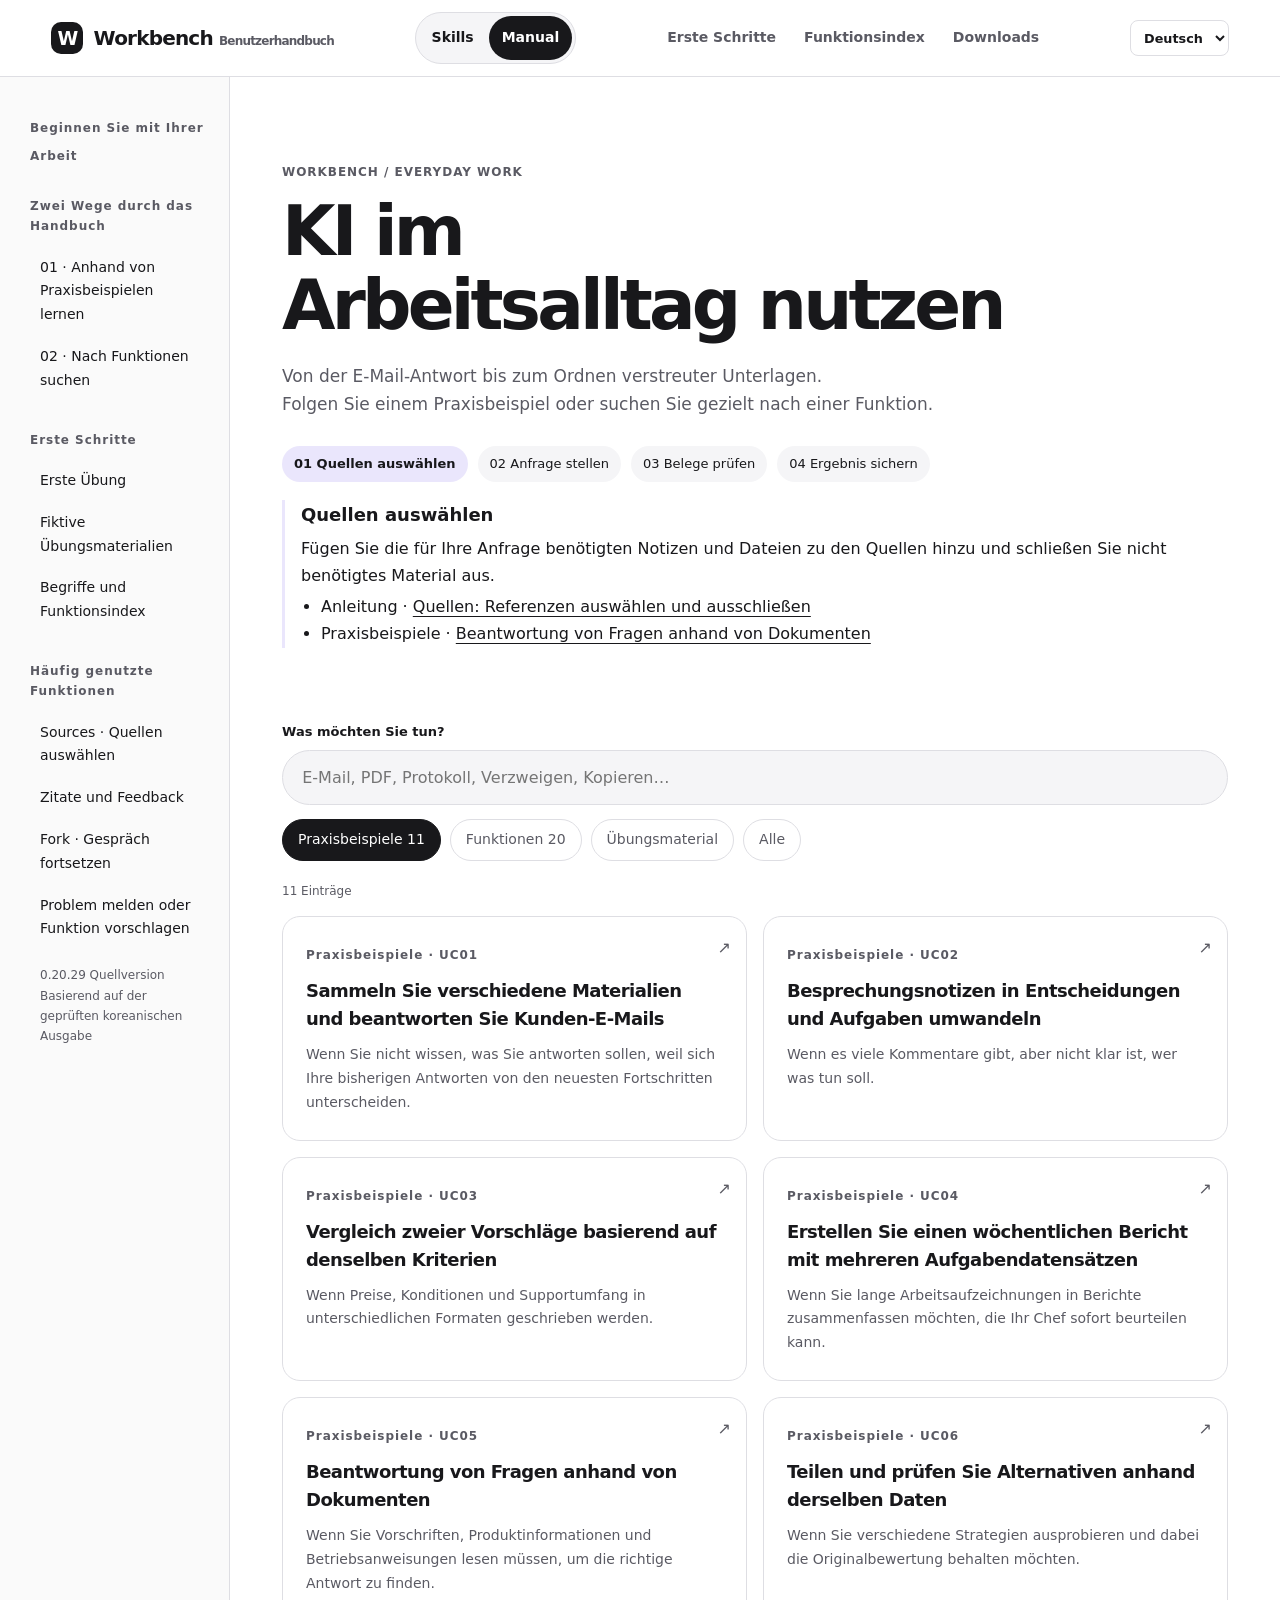
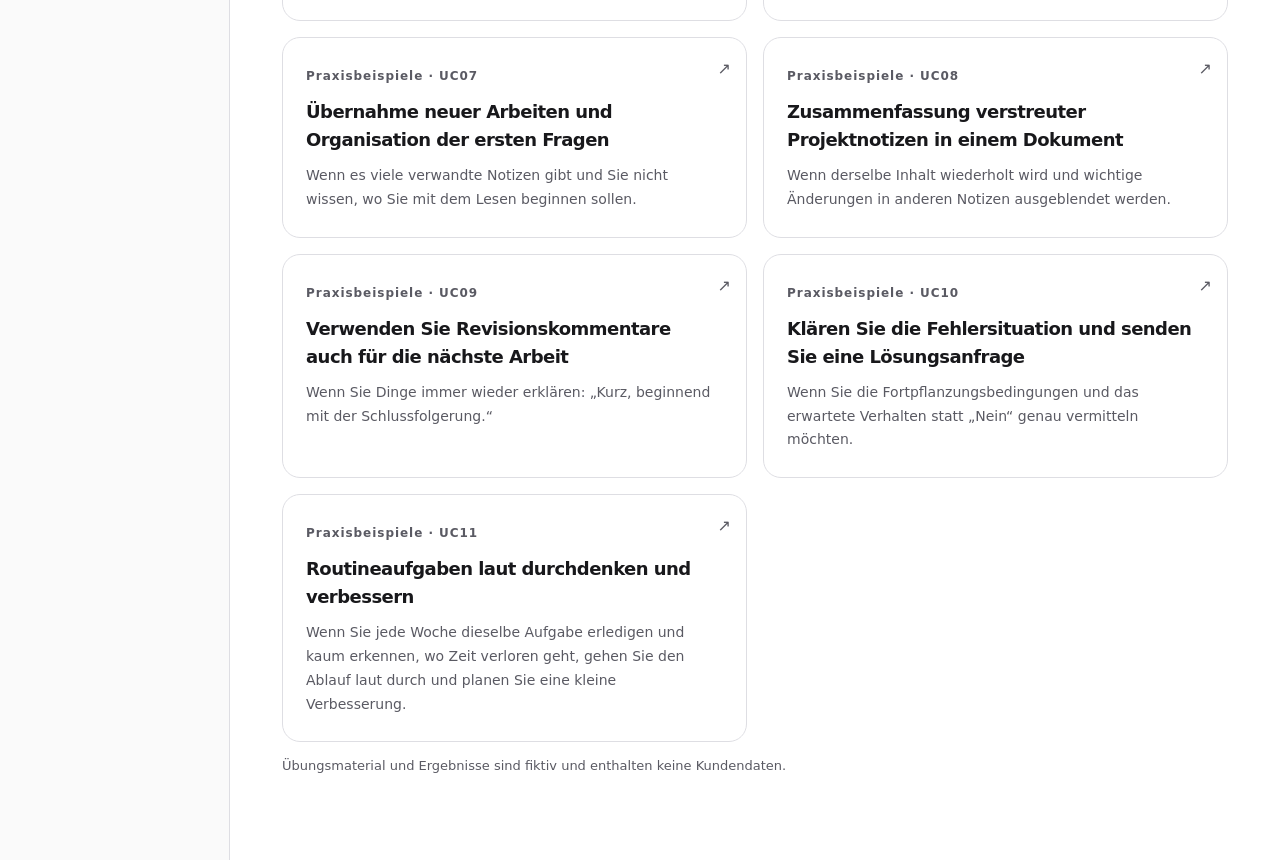
<file: docs/manual/de/index.html>
<!doctype html><html lang="de"><head><meta charset="utf-8"><meta name="viewport" content="width=device-width,initial-scale=1"><title>Workbench-Benutzerhandbuch</title><style>
:root{--ink:#20302e;--muted:#5b6d68;--line:#dce5de;--green:#195f4d;--soft:#edf4ef;--paper:#fbfcf8;--gold:#a65d12}*{box-sizing:border-box}body{margin:0;color:var(--ink);background:var(--paper);font:16px/1.7 "Segoe UI","Malgun Gothic",sans-serif}a{color:var(--green);text-underline-offset:4px}button,input{font:inherit}button,a{touch-action:manipulation}:focus-visible{outline:3px solid #c28822;outline-offset:4px}header{border-bottom:1px solid var(--line);padding:12px 4vw;display:flex;align-items:center;justify-content:space-between;gap:20px;background:#fff}.brand{text-decoration:none;display:flex;align-items:center;gap:12px;color:var(--ink);font-weight:700}.logo{border-radius:12px;background:var(--green);color:white;width:40px;height:40px;display:grid;place-items:center;font-size:23px}.edition{font-size:12px;color:var(--muted)}.header-links{display:flex;flex-wrap:wrap;gap:20px;font-size:14px}.shell{max-width:1440px;margin:auto;display:grid;grid-template-columns:230px 1fr;min-height:85vh}aside{padding:36px 22px 30px 30px;border-right:1px solid var(--line)}aside .sticky{position:sticky;top:28px}aside h2{font-size:12px;letter-spacing:.08em;color:var(--muted);margin:28px 0 10px}aside a{display:block;padding:9px 10px;text-decoration:none;font-size:14px;border-radius:6px}aside a:hover{background:var(--soft)}aside .minor{font-size:12px;color:var(--muted);padding:15px 10px}.main{padding:28px 52px 70px;min-width:0}.eyebrow{font-size:12px;letter-spacing:.04em;color:var(--green);font-weight:700}.hero h1{font-size:clamp(28px,3vw,38px);line-height:1.25;letter-spacing:-.04em;margin:10px 0 14px}.hero .lead{max-width:700px}.lead{font-size:17px;line-height:1.8;color:var(--muted);margin:0 0 28px}.flow{display:flex;gap:10px;flex-wrap:wrap;margin:18px 0 18px}.flow a{text-decoration:none;padding:7px 12px;border-radius:6px;background:var(--soft);font-size:13px}.searchbox{margin:20px 0 14px}.searchbox label{display:block;font-size:13px;font-weight:700;margin-bottom:7px}.searchbox input{width:100%;border:1px solid #b9c9be;border-radius:10px;padding:13px 16px;background:white;color:var(--ink)}.tabs{display:flex;gap:9px;flex-wrap:wrap;margin:0 0 20px}.tabs button{padding:8px 15px;border-radius:20px;border:1px solid var(--line);background:white;color:var(--muted);cursor:pointer;font-size:14px}.tabs button[aria-pressed=true]{background:var(--green);border-color:var(--green);color:white}.grid{display:grid;grid-template-columns:repeat(2,minmax(0,1fr));gap:16px}.card{position:relative;display:block;padding:23px 27px 25px 23px;background:white;border:1px solid var(--line);border-radius:12px;text-decoration:none;color:var(--ink);transition:transform .12s,border-color .12s}.card:hover{border-color:#8ba994;transform:translateY(-2px)}.card h3{font-size:18px;line-height:1.55;letter-spacing:-.02em;margin:10px 0}.card p{font-size:14px;color:var(--muted);line-height:1.7;margin:0}.card .arrow{position:absolute;right:15px;top:17px;color:#91a497}.card[data-kind=development]{border-style:dashed}.card[data-kind=development] .eyebrow{color:var(--gold)}#results{font-size:12px;color:var(--muted);margin:8px 0 15px}.note{margin:24px 0;padding:15px 18px;border-left:3px solid #d3a64b;background:#fbf6e9;font-size:14px}.quiet{font-size:13px;color:var(--muted)}article{max-width:840px;margin:0 auto}article h1{font-size:32px;letter-spacing:-.035em;line-height:1.4;margin:12px 0 20px}article h2{font-size:21px;margin:34px 0 12px;letter-spacing:-.025em}article p,article li{font-size:15px;line-height:1.9}article li{margin:8px 0}article ul,article ol{padding-left:23px}article ol li::marker{font-weight:700;color:var(--green)}.back{font-size:13px;text-decoration:none;display:inline-block;margin-bottom:24px}article footer{border-top:1px solid var(--line);margin-top:40px;padding-top:18px;font-size:12px;color:var(--muted)}code{font-size:.92em;background:var(--soft);padding:2px 4px;border-radius:4px;overflow-wrap:anywhere}.prompt{border:1px solid #cbdace;background:white;border-radius:10px;margin:20px 0;overflow:hidden}.prompt-title{display:flex;justify-content:space-between;align-items:center;padding:10px 15px;background:var(--soft);font-size:12px;font-weight:700}.copy{padding:4px 12px;border:1px solid #bdd0c2;border-radius:5px;cursor:pointer;background:#fff;color:var(--green);font-size:12px}pre{white-space:pre-wrap;overflow-wrap:anywhere;padding:18px;margin:0;font-family:inherit;font-size:14px;line-height:1.9}pre code{background:transparent;padding:0;font-size:inherit}.table-wrap{overflow:auto;border:1px solid var(--line);border-radius:8px}table{width:100%;border-collapse:collapse;font-size:13px}th,td{padding:12px;text-align:left;vertical-align:top;border-bottom:1px solid var(--line)}th{background:var(--soft)}td a{display:inline-block}tr:last-child td{border-bottom:0}#toast{position:fixed;bottom:24px;left:50%;transform:translateX(-50%);background:var(--ink);color:#fff;padding:10px 20px;border-radius:8px;font-size:14px;z-index:5}html.js article:not(.active){display:none}[hidden]{display:none!important}@media(max-width:1000px){.shell{grid-template-columns:190px 1fr}.main{padding:30px}.grid{grid-template-columns:1fr}aside{padding:25px 12px}}@media(max-width:700px){header{padding:15px 20px;flex-wrap:wrap}.edition{display:none}.header-links{font-size:12px;gap:12px}.shell{display:block}aside{display:none}.main{padding:25px 20px 50px}.hero h1{font-size:29px}article h1{font-size:27px}.grid{gap:12px}.card{padding:20px}.tabs button{font-size:13px;padding:8px 12px}}@media(prefers-reduced-motion:reduce){.card{transition:none}}@media print{header,aside,.back,.copy,#toast,#home{display:none!important}.shell{display:block}.main{padding:0}html.js article:not(.active){display:none}article.active{display:block}article a{color:inherit}article{max-width:none}pre{break-inside:avoid}.table-wrap{overflow:visible}body{background:white}}
@media(max-width:700px){table,tbody,tr,td{display:block;width:100%}thead{display:none}tr{border-bottom:1px solid var(--line);padding:8px 12px}td{display:grid;grid-template-columns:76px minmax(0,1fr);border:0;padding:7px 0;gap:12px}td:before{content:attr(data-label);font-weight:700;color:var(--muted)}tr:last-child{border-bottom:0}.table-wrap{overflow:visible}}@media(max-width:700px){header{flex-wrap:wrap;gap:10px}.header-links{width:100%;gap:18px;flex-wrap:wrap}.header-links a{white-space:nowrap}}</style><style data-aw-theme>/* Shared Workbench identity. Keep the product and manual usable without web fonts. */
:root {
  --aw-ink: #18181b;
  --aw-muted: #5a5a63;
  --aw-line: #dedee3;
  --aw-surface: #f5f5f7;
  --aw-accent: #eae6fc;
  --aw-focus: #6445bb;
  --aw-type: Inter, "Segoe UI", "Malgun Gothic", system-ui, sans-serif;
  --aw-radius: 18px;
  --ink: var(--aw-ink);
  --muted: var(--aw-muted);
  --line: var(--aw-line);
  --green: var(--aw-ink);
  --soft: var(--aw-surface);
  --paper: #fff;
  font-family: var(--aw-type);
  color: var(--aw-ink);
  background: white;
}
body { background: white; color: var(--aw-ink); font-family: var(--aw-type); }
:focus-visible { outline: 3px solid var(--aw-focus); outline-offset: 3px; }
header { background: white; color: var(--aw-ink); border-bottom: 1px solid var(--aw-line); }
header a, header .brand, .brand { color: var(--aw-ink); }
.brand, header .brand { display: inline-flex; align-items: center; gap: .65rem; font-size: 1.25rem; font-weight: 720; letter-spacing: -.04em; text-decoration: none; }
.brand::before { content: none; }
.brand .aw-mark, .brand .logo, .brand > span[aria-hidden=true] {
  display: inline-grid; place-items: center; flex: none; width: 2rem; height: 2rem;
  border-radius: 10px; background: var(--aw-ink); color: #fff; margin: 0;
  font: 800 1.18rem/1 var(--aw-type); letter-spacing: -.08em;
}
header nav { align-items: center; gap: .3rem .6rem; }
header nav a, header > a:not(.brand) {
  color: var(--aw-muted); padding: .36rem .65rem; border-radius: 999px;
  font-size: .875rem; line-height: 1.4; font-weight: 600; text-decoration: none;
}
header nav a:hover, header > a:not(.brand):hover, header nav [aria-current=page] { color: var(--aw-ink); background: var(--aw-surface); }
.hero h1, .intro h1 {
  color: var(--aw-ink); font-size: clamp(2.65rem, 5.4vw, 4.7rem); line-height: 1.07;
  font-weight: 730; letter-spacing: -.055em; text-wrap: balance; overflow-wrap: break-word;
}
input[type=search], .searchbox input { background: var(--aw-surface); border: 1px solid var(--aw-line); border-radius: 999px; color: var(--aw-ink); padding: .8rem 1.2rem; }
@media (max-width: 700px) {
  header { flex-wrap: wrap; row-gap: .55rem; }
  header nav { flex-wrap: wrap; gap: .15rem .3rem; }
  header nav a { padding: .3rem .45rem; font-size: .8rem; }
}

.hero { padding-block: clamp(1.5rem, 4vw, 3.8rem) clamp(1rem, 2vw, 2rem); }
.hero h1 { margin-block: .7rem 1.2rem; }
.hero .lead { line-height: 1.65; text-wrap: pretty; }
.eyebrow { color: var(--aw-muted); letter-spacing: .08em; }
.header-links { gap: .2rem .45rem; }
.header-links [aria-current=page] { background: var(--aw-ink); color: #fff; }
.button, .tabs button, .flow a, .copy { border-radius: 999px; }
.button { padding: .7rem 1.2rem; }
.button.secondary, .copy, .prompt { border-color: var(--aw-line); }
.button.secondary:hover, .tabs button[aria-pressed=false]:hover { background: var(--aw-surface); }
.flow a { color: var(--aw-ink); }
.flow a[aria-current=step] { background: var(--aw-accent); font-weight: 700; }
.flow a:hover { text-decoration: underline; }
.stage-guide { scroll-margin-top: var(--site-header-height, 72px); border-left: 3px solid var(--aw-accent); padding: 0 16px; margin: 16px 0 28px; }
.stage-guide h2 { font-size: 18px; margin: 0; }
.stage-guide p { margin: 4px 0; }
.stage-guide ul { margin: 4px 0; padding-left: 20px; }
.release-repository { display: inline-flex; align-items: center; gap: .5em; }
.release-repository svg { width: 1.15em; height: 1.15em; fill: currentColor; }
.card { border-radius: var(--aw-radius); }
a.card:hover { border-color: #a7a7b1; background: var(--aw-surface); transform: none; }
.card .arrow { color: var(--aw-muted); }
.card h2, .card h3 { letter-spacing: -.03em; }
aside { background: #fafafa; }
aside a { color: var(--aw-ink); }
@media (min-width: 701px) and (max-width: 1100px) { header { flex-wrap: wrap; gap: .5rem; } }
@media (max-width: 700px) { header .header-links { gap: .15rem; width: auto; } }

header .site-switch {
  display: inline-flex;
  width: fit-content;
  gap: .15rem;
  padding: .2rem;
  border: 1px solid var(--aw-line);
  border-radius: 999px;
  background: var(--aw-surface);
}
header .site-switch a {
  display: inline-flex;
  align-items: center;
  min-height: 2.75rem;
  padding: .35rem .8rem;
  color: var(--aw-ink);
  white-space: nowrap;
}
header .site-switch a:hover { background: #fff; }
header .site-switch a[aria-current] { background: var(--aw-ink); color: #fff; }
@media (max-width: 700px) {
  header .site-switch a { padding-inline: .68rem; }
}
@media (max-width: 700px) {
  header .site-switch { flex-shrink: 0; }
}

@media screen {
  header { position: sticky; top: 0; z-index: 5; }
  aside .sticky { top: calc(var(--site-header-height, 4.5rem) + 1rem); }
  html { scroll-padding-top: var(--site-header-height, 4.5rem); }
}

.site-language {
  width: auto; max-width: 8rem; min-height: 2.25rem; font: 600 .8rem var(--aw-type);
  padding: .3rem .55rem; border: 1px solid var(--aw-line); border-radius: 8px;
  background: white; color: var(--aw-ink);
}
</style></head><body>
<header><a class="brand" href="/"><span class="logo" aria-hidden="true">W</span><span>Workbench <span class="edition">Benutzerhandbuch</span></span></a><nav class="site-switch" aria-label="Workbench sites"><a href="https://skills.adroit-workbench.pages.dev/">Skills</a><a href="/manual/de/" aria-current="true">Manual</a></nav><nav class="header-links" aria-label="Schnellzugriff"><a href="#START">Erste Schritte</a><a href="#INDEX">Funktionsindex</a><a href="/de/#download">Downloads</a></nav><select id="site-language" class="site-language" aria-label="Sprache"><option value="en" lang="en">English</option><option value="ko" lang="ko">한국어</option><option value="de" lang="de" selected>Deutsch</option></select></header>
<div class="shell"><aside><div class="sticky"><span class="eyebrow">Beginnen Sie mit Ihrer Arbeit</span><h2>Zwei Wege durch das Handbuch</h2><a href="#cases">01 · Anhand von Praxisbeispielen lernen</a><a href="#features">02 · Nach Funktionen suchen</a><h2>Erste Schritte</h2><a href="#START">Erste Übung</a><a href="#samples">Fiktive Übungsmaterialien</a><a href="#INDEX">Begriffe und Funktionsindex</a><h2>Häufig genutzte Funktionen</h2><a href="#F02">Sources · Quellen auswählen</a><a href="#F07">Zitate und Feedback</a><a href="#F10">Fork · Gespräch fortsetzen</a><a href="#F18">Problem melden oder Funktion vorschlagen</a><div class="minor">0.20.29 Quellversion<br>Basierend auf der geprüften koreanischen Ausgabe<br></div></div></aside>
<main class="main"><section id="home" aria-labelledby="home-title"><div class="hero"><span class="eyebrow">WORKBENCH / EVERYDAY WORK</span><h1 id="home-title">KI im<br>Arbeitsalltag nutzen</h1><p class="lead">Von der E-Mail-Antwort bis zum Ordnen verstreuter Unterlagen.<br>Folgen Sie einem Praxisbeispiel oder suchen Sie gezielt nach einer Funktion.</p><nav class="flow" aria-label="Typischer Arbeitsablauf"><a href="#step-1" data-stage="step-1">01 Quellen auswählen</a><a href="#step-2" data-stage="step-2">02 Anfrage stellen</a><a href="#step-3" data-stage="step-3">03 Belege prüfen</a><a href="#step-4" data-stage="step-4">04 Ergebnis sichern</a></nav><section class="stage-guide" id="step-1" tabindex="-1"><h2>Quellen auswählen</h2><p>Fügen Sie die für Ihre Anfrage benötigten Notizen und Dateien zu den Quellen hinzu und schließen Sie nicht benötigtes Material aus.</p><ul><li>Anleitung · <a href="#F02">Quellen: Referenzen auswählen und ausschließen</a></li><li>Praxisbeispiele · <a href="#UC05">Beantwortung von Fragen anhand von Dokumenten</a></li></ul></section><section class="stage-guide" id="step-2" tabindex="-1"><h2>Anfrage stellen</h2><p>Geben Sie in Ihrer Anfrage das gewünschte Ergebnis, den Umfang und das Ausgabeformat an.</p><ul><li>Anleitung · <a href="#F04">Antragserstellung/-ergänzung/sofortige Ausführung</a></li><li>Praxisbeispiele · <a href="#UC01">Sammeln Sie verschiedene Materialien und beantworten Sie Kunden-E-Mails</a></li></ul></section><section class="stage-guide" id="step-3" tabindex="-1"><h2>Belege prüfen</h2><p>Prüfen Sie zentrale Aussagen und Zahlen anhand der Originalquellen und fragen Sie bei Bedarf nach.</p><ul><li>Anleitung · <a href="#F07">Bitte um Korrektur durch Angabe eines Teils der Antwort</a></li><li>Praxisbeispiele · <a href="#UC03">Vergleich zweier Vorschläge basierend auf denselben Kriterien</a></li></ul></section><section class="stage-guide" id="step-4" tabindex="-1"><h2>Ergebnis sichern</h2><p>Speichern Sie die geprüfte Antwort in einer Notiz oder kopieren Sie sie für die nächste Aufgabe.</p><ul><li>Anleitung · <a href="#F08">Ergebnisse speichern/kopieren/in anderen Apps fortfahren</a></li><li>Praxisbeispiele · <a href="#UC02">Besprechungsnotizen in Entscheidungen und Aufgaben umwandeln</a></li></ul></section></div>
<div class="searchbox"><label for="search">Was möchten Sie tun?</label><input id="search" type="search" placeholder="E-Mail, PDF, Protokoll, Verzweigen, Kopieren…" autocomplete="off"></div>
<div class="tabs" role="group" aria-label="Ansicht"><button data-filter="case" aria-pressed="true">Praxisbeispiele 11</button><button data-filter="feature" aria-pressed="false">Funktionen 20</button><button data-filter="sample" aria-pressed="false">Übungsmaterial</button><button data-filter="all" aria-pressed="false">Alle</button></div><p id="results" role="status" aria-live="polite"></p><div class="grid"><a class="card" href="#START" data-id="START" data-kind="start"><span class="eyebrow">Erste Schritte · START</span><h3>Erste Schritte mit Workbench</h3><p>Wählen Sie Ihre Unterlagen, stellen Sie eine KI-Anfrage, prüfen Sie die Belege und sichern Sie das Ergebnis.</p><span class="arrow" aria-hidden="true">↗</span></a><a class="card" href="#INDEX" data-id="INDEX" data-kind="index"><span class="eyebrow">Index · INDEX</span><h3>Funktionsindex und Glossar</h3><p>Auch wenn Sie den Namen der Schaltfläche nicht kennen, können Sie finden, was Sie tun möchten, oder ein bekanntes Wort verwenden.</p><span class="arrow" aria-hidden="true">↗</span></a><a class="card" href="#F01" data-id="F01" data-kind="feature"><span class="eyebrow">Funktionsübersicht · F01</span><h3>Erste Schritte: Installation·Lizenz·AI-Verbindung</h3><p>Überprüfen Sie Ihre Workbench-Lizenz und verbinden Sie das AI-Konto, das Sie tatsächlich verwenden werden.</p><span class="arrow" aria-hidden="true">↗</span></a><a class="card" href="#F02" data-id="F02" data-kind="feature"><span class="eyebrow">Funktionsübersicht · F02</span><h3>Quellen: Referenzen auswählen und ausschließen</h3><p>KI prüft visuell, welche Dateien für diese Anfrage verwendet werden.</p><span class="arrow" aria-hidden="true">↗</span></a><a class="card" href="#F03" data-id="F03" data-kind="feature"><span class="eyebrow">Funktionsübersicht · F03</span><h3>PDF · Bild · Externe Dateireferenz</h3><p>Stellen Sie Fragen, während Sie das Dokumentformat und den tatsächlichen Leseumfang überprüfen.</p><span class="arrow" aria-hidden="true">↗</span></a><a class="card" href="#F04" data-id="F04" data-kind="feature"><span class="eyebrow">Funktionsübersicht · F04</span><h3>Antragserstellung/-ergänzung/sofortige Ausführung</h3><p>Notieren Sie den Zweck, den Umfang der Daten und die Art der Ergebnisse und führen Sie sie nach Ihren Wünschen aus.</p><span class="arrow" aria-hidden="true">↗</span></a><a class="card" href="#F05" data-id="F05" data-kind="feature"><span class="eyebrow">Funktionsübersicht · F05</span><h3>Modell · Aufwand · Nutzung auswählen</h3><p>Wählen Sie das Modell und die Inferenzebene aus, die für die aktuelle Aufgabe verwendet werden sollen.</p><span class="arrow" aria-hidden="true">↗</span></a><a class="card" href="#F06" data-id="F06" data-kind="feature"><span class="eyebrow">Funktionsübersicht · F06</span><h3>Genehmigungsmodi und App-Berechtigungen</h3><p>Wählen Sie den passenden Genehmigungsmodus und prüfen Sie die konkrete Anfrage.</p><span class="arrow" aria-hidden="true">↗</span></a><a class="card" href="#F07" data-id="F07" data-kind="feature"><span class="eyebrow">Funktionsübersicht · F07</span><h3>Bitte um Korrektur durch Angabe eines Teils der Antwort</h3><p>Geben Sie genau an, welches Teil wie repariert werden soll.</p><span class="arrow" aria-hidden="true">↗</span></a><a class="card" href="#F08" data-id="F08" data-kind="feature"><span class="eyebrow">Funktionsübersicht · F08</span><h3>Ergebnisse speichern/kopieren/in anderen Apps fortfahren</h3><p>Dokumentieren Sie die Prüfergebnisse oder leiten Sie diese an die nächste Aufgabe weiter.</p><span class="arrow" aria-hidden="true">↗</span></a><a class="card" href="#F09" data-id="F09" data-kind="feature"><span class="eyebrow">Funktionsübersicht · F09</span><h3>Bereinigen gespeicherter Sitzungen und Gespräche</h3><p>Es führt den Kontext einer Aufgabe fort und trennt die andere.</p><span class="arrow" aria-hidden="true">↗</span></a><a class="card" href="#F10" data-id="F10" data-kind="feature"><span class="eyebrow">Funktionsübersicht · F10</span><h3>Setzen Sie ein langes Gespräch mit Fork fort</h3><p>Verzweigen Sie Gespräche oder setzen Sie lange Threads auf demselben Aufgabenbildschirm fort.</p><span class="arrow" aria-hidden="true">↗</span></a><a class="card" href="#F11" data-id="F11" data-kind="feature"><span class="eyebrow">Funktionsübersicht · F11</span><h3>Verbundene Registerkarten · Offene Dateien anzeigen · Name kopieren</h3><p>Erweitern Sie das relevante Material und geben Sie den richtigen Dateinamen ein.</p><span class="arrow" aria-hidden="true">↗</span></a><a class="card" href="#F12" data-id="F12" data-kind="feature"><span class="eyebrow">Funktionsübersicht · F12</span><h3>Verbinden und E-Mails lesen</h3><p>E-Mails des angegebenen Kontos werden durchsucht und als Grundlage für die Antwort verwendet.</p><span class="arrow" aria-hidden="true">↗</span></a><a class="card" href="#F13" data-id="F13" data-kind="feature"><span class="eyebrow">Funktionsübersicht · F13</span><h3>Optionale Funktion: Ego(lite)-Browserverbindung</h3><p>Verknüpfen Sie die Registerkarte „Aktionen“ eines separaten Browsers mit Konversationen, die eine Webüberprüfung erfordern.</p><span class="arrow" aria-hidden="true">↗</span></a><a class="card" href="#F14" data-id="F14" data-kind="feature"><span class="eyebrow">Funktionsübersicht · F14</span><h3>Wiederholte Prozeduren mit F14 · Skill ausführen</h3><p>Laden Sie vordefinierte Arbeitsabläufe in Anfragen.</p><span class="arrow" aria-hidden="true">↗</span></a><a class="card" href="#F15" data-id="F15" data-kind="feature"><span class="eyebrow">Funktionsübersicht · F15</span><h3>Feedback und fortlaufende Schreibregeln</h3><p>Wir werden die Änderungen für diese Antwort und die Einstellungen auch für die nächste Anfrage verwalten.</p><span class="arrow" aria-hidden="true">↗</span></a><a class="card" href="#F16" data-id="F16" data-kind="feature"><span class="eyebrow">Funktionsübersicht · F16</span><h3>Verwenden Sie die Agent AI-Einstellungen und -Anweisungen</h3><p>Verknüpfen Sie Arbeitsanweisungen, Erinnerungen und Fertigkeiten und prüfen Sie die Bereitschaft.</p><span class="arrow" aria-hidden="true">↗</span></a><a class="card" href="#F17" data-id="F17" data-kind="feature"><span class="eyebrow">Funktionsübersicht · F17</span><h3>Dokumentänderungen überprüfen und wiederherstellen</h3><p>Unterscheiden Sie zwischen Entwürfen und tatsächlichen Dateiänderungen.</p><span class="arrow" aria-hidden="true">↗</span></a><a class="card" href="#F18" data-id="F18" data-kind="feature"><span class="eyebrow">Funktionsübersicht · F18</span><h3>Fehler-/Funktionsvorschläge und Bereichserfassung</h3><p>Kommunizieren Sie die aktuelle Situation mit einer Beschreibung und der erforderlichen Bildschirmabdeckung.</p><span class="arrow" aria-hidden="true">↗</span></a><a class="card" href="#F19" data-id="F19" data-kind="feature"><span class="eyebrow">Funktionsübersicht · F19</span><h3>Überprüfen Sie Updates und Lizenzstatus</h3><p>Suchen Sie nach neuen Versionen und installieren Sie diese, während Sie die vorhandene Arbeit beibehalten.</p><span class="arrow" aria-hidden="true">↗</span></a><a class="card" href="#F20" data-id="F20" data-kind="feature"><span class="eyebrow">Funktionsübersicht · F20</span><h3>Aufnahme · Transkription</h3><p>Transkribieren Sie Besprechungen mit ChatGPT und erstellen Sie Arbeitsablaufdiagramme aus der Transkription.</p><span class="arrow" aria-hidden="true">↗</span></a><a class="card" href="#UC01" data-id="UC01" data-kind="case"><span class="eyebrow">Praxisbeispiele · UC01</span><h3>Sammeln Sie verschiedene Materialien und beantworten Sie Kunden-E-Mails</h3><p>Wenn Sie nicht wissen, was Sie antworten sollen, weil sich Ihre bisherigen Antworten von den neuesten Fortschritten unterscheiden.</p><span class="arrow" aria-hidden="true">↗</span></a><a class="card" href="#UC02" data-id="UC02" data-kind="case"><span class="eyebrow">Praxisbeispiele · UC02</span><h3>Besprechungsnotizen in Entscheidungen und Aufgaben umwandeln</h3><p>Wenn es viele Kommentare gibt, aber nicht klar ist, wer was tun soll.</p><span class="arrow" aria-hidden="true">↗</span></a><a class="card" href="#UC03" data-id="UC03" data-kind="case"><span class="eyebrow">Praxisbeispiele · UC03</span><h3>Vergleich zweier Vorschläge basierend auf denselben Kriterien</h3><p>Wenn Preise, Konditionen und Supportumfang in unterschiedlichen Formaten geschrieben werden.</p><span class="arrow" aria-hidden="true">↗</span></a><a class="card" href="#UC04" data-id="UC04" data-kind="case"><span class="eyebrow">Praxisbeispiele · UC04</span><h3>Erstellen Sie einen wöchentlichen Bericht mit mehreren Aufgabendatensätzen</h3><p>Wenn Sie lange Arbeitsaufzeichnungen in Berichte zusammenfassen möchten, die Ihr Chef sofort beurteilen kann.</p><span class="arrow" aria-hidden="true">↗</span></a><a class="card" href="#UC05" data-id="UC05" data-kind="case"><span class="eyebrow">Praxisbeispiele · UC05</span><h3>Beantwortung von Fragen anhand von Dokumenten</h3><p>Wenn Sie Vorschriften, Produktinformationen und Betriebsanweisungen lesen müssen, um die richtige Antwort zu finden.</p><span class="arrow" aria-hidden="true">↗</span></a><a class="card" href="#UC06" data-id="UC06" data-kind="case"><span class="eyebrow">Praxisbeispiele · UC06</span><h3>Teilen und prüfen Sie Alternativen anhand derselben Daten</h3><p>Wenn Sie verschiedene Strategien ausprobieren und dabei die Originalbewertung behalten möchten.</p><span class="arrow" aria-hidden="true">↗</span></a><a class="card" href="#UC07" data-id="UC07" data-kind="case"><span class="eyebrow">Praxisbeispiele · UC07</span><h3>Übernahme neuer Arbeiten und Organisation der ersten Fragen</h3><p>Wenn es viele verwandte Notizen gibt und Sie nicht wissen, wo Sie mit dem Lesen beginnen sollen.</p><span class="arrow" aria-hidden="true">↗</span></a><a class="card" href="#UC08" data-id="UC08" data-kind="case"><span class="eyebrow">Praxisbeispiele · UC08</span><h3>Zusammenfassung verstreuter Projektnotizen in einem Dokument</h3><p>Wenn derselbe Inhalt wiederholt wird und wichtige Änderungen in anderen Notizen ausgeblendet werden.</p><span class="arrow" aria-hidden="true">↗</span></a><a class="card" href="#UC09" data-id="UC09" data-kind="case"><span class="eyebrow">Praxisbeispiele · UC09</span><h3>Verwenden Sie Revisionskommentare auch für die nächste Arbeit</h3><p>Wenn Sie Dinge immer wieder erklären: „Kurz, beginnend mit der Schlussfolgerung.“</p><span class="arrow" aria-hidden="true">↗</span></a><a class="card" href="#UC10" data-id="UC10" data-kind="case"><span class="eyebrow">Praxisbeispiele · UC10</span><h3>Klären Sie die Fehlersituation und senden Sie eine Lösungsanfrage</h3><p>Wenn Sie die Fortpflanzungsbedingungen und das erwartete Verhalten statt „Nein“ genau vermitteln möchten.</p><span class="arrow" aria-hidden="true">↗</span></a><a class="card" href="#UC11" data-id="UC11" data-kind="case"><span class="eyebrow">Praxisbeispiele · UC11</span><h3>Routineaufgaben laut durchdenken und verbessern</h3><p>Wenn Sie jede Woche dieselbe Aufgabe erledigen und kaum erkennen, wo Zeit verloren geht, gehen Sie den Ablauf laut durch und planen Sie eine kleine Verbesserung.</p><span class="arrow" aria-hidden="true">↗</span></a><a class="card" href="#S01" data-id="S01" data-kind="sample"><span class="eyebrow">Übungsmaterial · S01</span><h3>Projektstatus</h3><p>Dies ist der virtuelle Projektstand vom 13. November.</p><span class="arrow" aria-hidden="true">↗</span></a><a class="card" href="#S02" data-id="S02" data-kind="sample"><span class="eyebrow">Übungsmaterial · S02</span><h3>Kunden-E-Mail</h3><p>Dies ist eine virtuelle E-Mail mit der Bitte um Fertigstellung und einen Zeitplan.</p><span class="arrow" aria-hidden="true">↗</span></a><a class="card" href="#S03" data-id="S03" data-kind="sample"><span class="eyebrow">Übungsmaterial · S03</span><h3>Besprechungsnotizen</h3><p>Virtuelle Besprechungsnotizen sind eine Mischung aus Entscheidungen, Vorschlägen und unentschlossenen Punkten.</p><span class="arrow" aria-hidden="true">↗</span></a><a class="card" href="#S04" data-id="S04" data-kind="sample"><span class="eyebrow">Übungsmaterial · S04</span><h3>S04 Vorschlag A</h3><p>Hierbei handelt es sich um ein virtuelles Angebot, bei dem eine schnelle Vorbereitung im Vordergrund steht.</p><span class="arrow" aria-hidden="true">↗</span></a><a class="card" href="#S05" data-id="S05" data-kind="sample"><span class="eyebrow">Übungsmaterial · S05</span><h3>Vorschlag B</h3><p>Hierbei handelt es sich um ein virtuelles Angebot, das den langen Supportzeitraum hervorhebt.</p><span class="arrow" aria-hidden="true">↗</span></a><a class="card" href="#S06" data-id="S06" data-kind="sample"><span class="eyebrow">Übungsmaterial · S06</span><h3>Bedienungsanleitung</h3><p>Dies ist ein Übungsleitfaden zur Identifizierung von Fragen, die nicht im Dokument enthalten sind.</p><span class="arrow" aria-hidden="true">↗</span></a><a class="card" href="#S07" data-id="S07" data-kind="sample"><span class="eyebrow">Übungsmaterial · S07</span><h3>Fehlerbeobachtungsdatensatz</h3><p>Dies ist eine Aufzeichnung zur Übung der Unterscheidung zwischen Ursachen und Beobachtungen.</p><span class="arrow" aria-hidden="true">↗</span></a></div><p id="empty" hidden>Keine Treffer. Versuchen Sie einen anderen Suchbegriff oder <button id="clear" type="button">setzen Sie die Suche zurück</button>.</p><p class="quiet">Übungsmaterial und Ergebnisse sind fiktiv und enthalten keine Kundendaten.</p></section><article id="START" tabindex="-1"><a class="back" href="#home">← Handbuch-Startseite</a><p class="eyebrow">Erste Schritte · START</p><h1>Erste Schritte mit Workbench</h1><p class="lead">Wählen Sie Ihre Unterlagen, stellen Sie eine KI-Anfrage, prüfen Sie die Belege und sichern Sie das Ergebnis.</p><p class="quiet">Geprüft für Workbench 0.20.19</p><h2>Ein Agentic-AI-Projekt mit einer Notiz starten</h2>
<ol><li>Erstellen Sie eine Projektnotiz mit drei Zeilen: „Demo vorbereiten“, „Termin festlegen“ und „Verantwortlich: offen“. Aktivieren Sie Agentic AI in Workbench und wählen Sie nur diese Notiz als Quelle.</li><li><strong>Prompt:</strong> Erstelle aus dieser Notiz eine Checkliste. Verwende nur die Notiz. Kennzeichne fehlende Termine und Zuständigkeiten als offen.</li><li>Prüfen Sie Termine und Zuständigkeiten und speichern Sie die Checkliste als neue Notiz. Ergänzen Sie dann einen Termin in der Quelle und prüfen Sie beim nächsten Lauf, ob sich nur der passende Eintrag ändert.</li></ol>
<h2>Zwei Wege durch dieses Handbuch</h2>
<ul><li>Wählen Sie ein Praxisbeispiel aus Ihrer Arbeit und folgen Sie den Schritten von der Quellenauswahl bis zur Ergebniskontrolle. Beginnen Sie etwa mit <a href="#UC01">Einer Kunden-E-Mail anhand mehrerer Quellen antworten</a>.</li><li>Wenn Sie eine Funktion bereits kennen, suchen Sie sie im <a href="#INDEX">Funktionsindex und Glossar</a>. Die Anleitungen verweisen auf passende Praxisbeispiele.</li></ul>
<p>Im Webhandbuch helfen die Kategorien und die Suche. In Obsidian folgen Sie den Links oder suchen nach einer Kennung wie <code>WB_F02</code>. Nutzen Sie Begriffe wie E-Mail, PDF, Verzweigen, Kopieren oder Fehler.</p>
<h2>Drei Grundlagen</h2>
<ul><li>Ein <strong>Vault</strong> ist der in Obsidian geöffnete Dokumentordner. Eine <strong>Session</strong> ist ein fortlaufendes Gespräch zu einer Aufgabe.</li><li><strong>Sources</strong> sind die Quellen für die aktuelle Anfrage. Prüfen Sie die Quellenliste vor dem Absenden, auch wenn eine Datei bereits in einem Tab geöffnet ist.</li><li>Workbench-Lizenz und KI-Konto sind getrennt. Richten Sie die gewünschte KI-Verbindung ein und bereiten Sie die Unterlagen vor. <a href="#F01">Installation, Lizenz und KI-Verbindung</a></li></ul>
<h2>Erste Übung: Antwort aus dem Projektstatus entwerfen</h2>
<p>Der Ordner mit Übungsmaterialien enthält fiktive Dokumente. Laden Sie die Markdown-Dateien im Webhandbuch über <strong>Übungsmaterial herunterladen (.md)</strong> herunter und legen Sie sie in Ihrem Obsidian-Vault ab. Weblinks zeigen eine Vorschau. <strong>Add to source</strong> finden Sie im Dateimenü von Obsidian.</p>
<ol><li>Öffnen Sie <a href="#S01">Projektstatus</a> und <a href="#S02">Kunden-E-Mail</a>.</li><li>Wählen Sie per Rechtsklick für beide Dateien <strong>Add to source</strong>. Prüfen Sie die Liste und entfernen Sie unpassendes Material mit ×. <a href="#F02">Quellen auswählen und ausschließen</a></li><li>Wählen Sie ein Modell unter dem Eingabefeld. Ein Klick auf den Modellnamen setzt Effort auf Auto. <a href="#F05">Modelle, Effort und Kontingent</a></li><li>Fügen Sie die Anfrage ein und starten Sie sie mit <strong>Strg+Enter</strong> unter Windows oder <strong>Cmd+Enter</strong> unter macOS. <a href="#F04">Anfragen schreiben und ausführen</a></li><li>Vergleichen Sie Zahlen und Termine mit den Quellen und speichern Sie das Ergebnis als Notiz. <a href="#F08">Ergebnisse speichern und kopieren</a></li></ol>
<div class="prompt"><div class="prompt-title">Beispielanfrage<button class="copy" type="button">Kopieren</button></div><pre><code>Lesen Sie die angehängte Kunden-E-Mail und den Projektstatus und schreiben Sie einen Antwortentwurf auf Deutsch.
Trennen Sie je Frage zwischen gesicherten Antworten und offenen Prüfpunkten.
Erfinden Sie weder einen Abschlussstatus noch Lieferzusagen.
Halten Sie die Belegtabelle getrennt vom Entwurf. Senden Sie keine E-Mail.</code></pre></div>
<h2>Das Ergebnis prüfen</h2>
<p>Zehn von zwölf Basisprüfungen sind abgeschlossen. Der 20. November ist ein internes Ziel und keine Kundenzusage. Markieren Sie Aussagen über einen vollständigen Abschluss oder eine verbindliche Lieferung am 20. November und geben Sie korrigierendes Feedback. <a href="#F07">Antwortausschnitt zitieren und überarbeiten lassen</a></p>
<p>Die erste Ausgabe entstand am 15. November 2026 auf Basis von Workbench 0.19.50. Sprache, Verbindungen und Berechtigungen beeinflussen Menüs und verfügbare Werkzeuge. Beispielantworten zeigen das erwartete Format.</p>
<h2>Alle Praxisbeispiele</h2>
<ul><li><a href="#UC01">Mit mehreren Quellen auf eine Kunden-E-Mail antworten</a></li><li><a href="#UC02">Besprechungsnotizen in Entscheidungen und Aufgaben gliedern</a></li><li><a href="#UC03">Zwei Angebote nach gemeinsamen Kriterien vergleichen</a></li><li><a href="#UC04">Einen Wochenbericht aus Arbeitsaufzeichnungen erstellen</a></li><li><a href="#UC05">Eine Frage anhand von Dokumenten beantworten</a></li><li><a href="#UC06">Alternativen anhand derselben Quellen prüfen</a></li><li><a href="#UC07">Eine Aufgabe übernehmen und die erste Frage vorbereiten</a></li><li><a href="#UC08">Projektnotizen zusammenführen</a></li><li><a href="#UC09">Feedback in künftigen Aufgaben nutzen</a></li><li><a href="#UC10">Ein Problem beschreiben und um Abhilfe bitten</a></li><li><a href="#UC11">Routineaufgaben laut durchdenken und verbessern</a></li></ul>
<p>Wechseln Sie im Sprachmenü oben zwischen Englisch, Koreanisch und Deutsch. Der aktuelle Abschnitt bleibt geöffnet. Über <strong>Skills</strong> in der Kopfzeile öffnen Sie den Skill Atlas. Bei der Rückkehr aus dem Atlas gelangen Sie wieder zur vorherigen Leseposition.</p>
<p>Wählen Sie auf der Startseite des Handbuchs einen Schritt aus: <strong>01 Quellen auswählen → 02 Anfrage stellen → 03 Belege prüfen → 04 Ergebnis festhalten</strong>. Der markierte Schritt zeigt eine Anleitung und einen passenden Anwendungsfall. Beim Wechsel zwischen <strong>Handbuch</strong>, <strong>Skills</strong> und Downloads bleibt die Sprache erhalten. Ein Klick auf das Logo setzt die Navigation zurück und öffnet die englische Startseite. Unter <strong>Downloads</strong> finden Sie die Installationsdateien für Windows und macOS sowie das GitHub-Release-Repository.</p><footer><a href="#INDEX">Funktionsindex</a> · <a href="#home">Praxisbeispiele</a> · <span>Workbench 0.20.29-Ausgabe</span></footer></article><article id="INDEX" tabindex="-1"><a class="back" href="#home">← Handbuch-Startseite</a><p class="eyebrow">Index · INDEX</p><h1>Funktionsindex und Glossar</h1><p class="lead">Auch wenn Sie den Namen der Schaltfläche nicht kennen, können Sie finden, was Sie tun möchten, oder ein bekanntes Wort verwenden.</p><p class="quiet">Geprüft für Workbench 0.19.50</p><h2>Finden Sie etwas, das Sie tun möchten</h2>
<div class="table-wrap"><table><thead><tr><th>Was Sie tun möchten</th><th>Wie Sie es verwenden</th><th>Arbeitsbeispiele</th></tr></thead><tbody><tr><td data-label="Was Sie tun möchten"><div>Erstellen Sie einen Entwurf von E-Mail-Antworten</div></td><td data-label="Wie Sie es verwenden"><div><a href="#F02">Quellen: Referenzmaterialien auswählen und ausschließen</a> · <a href="#F12">Verbinden und E-Mails lesen</a></div></td><td data-label="Arbeitsbeispiele"><div><a href="#UC01">Sammeln Sie mehrere Materialien, um Kunden-E-Mails zu beantworten</a></div></td></tr><tr><td data-label="Was Sie tun möchten"><div>Besprechungsnotizen in Aufgaben organisieren</div></td><td data-label="Wie Sie es verwenden"><div><a href="#F02">Quellen: Referenzen auswählen und ausschließen</a> · <a href="#F08">Ergebnisse in anderen Apps speichern/kopieren/fortsetzen</a></div></td><td data-label="Arbeitsbeispiele"><div><a href="#UC02">Besprechungsnotizen in Entscheidungen und Aufgaben organisieren</a></div></td></tr><tr><td data-label="Was Sie tun möchten"><div>Vergleichen Sie PDF·Vorschläge</div></td><td data-label="Wie Sie es verwenden"><div><a href="#F03">Verweisen Sie auf PDF·Bild·externe Dateien</a> · <a href="#F07">Zitieren Sie einen Teil der Antwort und fordern Sie eine Korrektur an</a></div></td><td data-label="Arbeitsbeispiele"><div><a href="#UC03">Vergleichen Sie zwei Vorschläge mit denselben Kriterien</a></div></td></tr><tr><td data-label="Was Sie tun möchten"><div>Kurzbericht über den Fortschritt</div></td><td data-label="Wie Sie es verwenden"><div><a href="#F04">Anfragen sofort erstellen/ergänzen/ausführen</a> · <a href="#F08">Ergebnisse in anderen Apps speichern/kopieren/fortsetzen</a></div></td><td data-label="Arbeitsbeispiele"><div><a href="#UC04">Erstellen Sie wöchentliche Berichte mit Aufzeichnungen mehrerer Aufgaben</a></div></td></tr><tr><td data-label="Was Sie tun möchten"><div>Finden Sie Beweise zur Beantwortung</div></td><td data-label="Wie Sie es verwenden"><div><a href="#F02">Quellen: Referenzen auswählen und ausschließen</a> · <a href="#F03">Beziehen Sie sich auf PDFs, Bilder und externe Dateien</a></div></td><td data-label="Arbeitsbeispiele"><div><a href="#UC05">Beantworten Sie Fragen basierend auf Dokumenten</a></div></td></tr><tr><td data-label="Was Sie tun möchten"><div>Bewertung mit verschiedenen Kriterien</div></td><td data-label="Wie Sie es verwenden"><div><a href="#F09"> Gespeicherte Sitzungen und Konversationen organisieren</a> · <a href="#F10">Lange Konversation mit Fork fortsetzen</a></div></td><td data-label="Arbeitsbeispiele"><div><a href="#UC06"> Alternativen unter Verwendung derselben Daten aufteilen und überprüfen</a></div></td></tr><tr><td data-label="Was Sie tun möchten"><div>Verwandte Materialien auf einmal erweitern</div></td><td data-label="Wie Sie es verwenden"><div><a href="#F11">Verbundene Registerkarten·Geöffnete Dateien anzeigen·Namen kopieren</a></div></td><td data-label="Arbeitsbeispiele"><div><a href="#UC07">Neue Arbeit übernehmen und erste Fragen organisieren</a></div></td></tr><tr><td data-label="Was Sie tun möchten"><div>Notizen kombinieren</div></td><td data-label="Wie Sie es verwenden"><div><a href="#F14">Wiederholende Vorgänge mit Fähigkeiten ausführen</a> · <a href="#F17">Dokumentänderungen überprüfen und wiederherstellen</a></div></td><td data-label="Arbeitsbeispiele"><div><a href="#UC08">Verstreute Projektnotizen in einem Dokument kombinieren</a></div></td></tr><tr><td data-label="Was Sie tun möchten"><div>Schreibpräferenzen wiederverwenden</div></td><td data-label="Wie Sie es verwenden"><div><a href="#F15">Feedback und dauerhafte Schreibregeln</a> · <a href="#F16">Verwenden Sie Agentic AI-Einstellungen und -Anweisungen</a></div></td><td data-label="Arbeitsbeispiele"><div><a href="#UC09">Verwenden Sie Revisionsfeedback für zukünftige Arbeiten</a></div></td></tr><tr><td data-label="Was Sie tun möchten"><div>Erfassen und kommunizieren Sie das Problem</div></td><td data-label="Wie Sie es verwenden"><div><a href="#F18">Erfassen Sie Fehler-/Funktionsvorschläge und -bereiche</a></div></td><td data-label="Arbeitsbeispiele"><div><a href="#UC10">Organisieren Sie die Fehlersituation und senden Sie eine Anfrage zur Lösung</a></div></td></tr></tbody></table></div>
<h2>Vollständige Liste der Funktionen</h2>
<ul><li><a href="#F01">Erste Schritte: Installation, Lizenz, AI-Verbindung</a></li><li><a href="#F02">Quellen: Referenzen auswählen und ausschließen</a></li><li><a href="#F03">Siehe PDF·Bild·Externe Datei</a></li><li><a href="#F04">Anforderungserstellung/-ergänzung/sofortige Ausführung</a></li><li><a href="#F05">Wählen Sie Modell·Aufwand·Nutzung</a> aus</li><li><a href="#F06">Aufgabengenehmigungsmethode und App-Zugriffsrechte</a></li><li><a href="#F07">Zitieren Sie einen Teil der Antwort und bitten Sie um Korrektur</a></li><li><a href="#F08">Ergebnisse speichern/kopieren/in anderen Apps fortfahren</a></li><li><a href="#F09">Gespeicherte Sitzungen und Konversationen bereinigen</a></li><li><a href="#F10">Fortsetzung eines langen Gesprächs mit Fork</a></li><li><a href="#F11">Verbundene Registerkarten·Geöffnete Dateien anzeigen·Name kopieren</a></li><li><a href="#F12">Mail-Verbindung und Lesen</a></li><li><a href="#F13">Optionale Funktion: Ego(Lite)-Browserverbindung</a></li><li><a href="#F14">Ausführen eines iterativen Verfahrens mit Skill</a></li><li><a href="#F15">Feedback und dauerhafte Schreibregeln</a></li><li><a href="#F16">Verwenden Sie die Agentic AI-Einstellungen und Anweisungen</a></li><li><a href="#F17">Überprüfung und Wiederherstellung von Dokumentänderungen</a></li><li><a href="#F18">Fehler-/Funktionsvorschläge und Bereichserfassung</a></li><li><a href="#F19">Update- und Lizenzstatus prüfen</a></li><li><a href="#F20">Aufnahme/Transkription</a></li></ul>
<h2>häufig verwendete Wörter</h2>
<ul><li><strong>Source / Quelle / Anhang</strong>: Referenzmaterial, das für diese Anfrage verwendet wird. <a href="#F02">Quellen: Referenzen auswählen und ausschließen</a></li><li><strong>Session / Session</strong>: Ein Gesprächsdatensatz für eine Aufgabe. <a href="#F09">Gespeicherte Sitzungen und Konversationen bereinigen</a></li><li><strong>Fork / fork / branch</strong>: Erstellen Sie einen Unterdialog unabhängig vom aktuellen Kontext. <a href="#F10">Fortsetzung eines langen Gesprächs mit Fork</a></li><li><strong>Effort / Inference Level</strong>: Die Ebene der Argumentationsoption, die vom Auswahlmodell unterstützt wird. <a href="#F05">Modell·Aufwand·Nutzung auswählen</a></li><li><strong>Skill / Skill / Slash Command</strong>: Aktionsprozedur zur Wiederverwendung. <a href="#F14">Iterative Prozeduren mit Skill</a> ausführen</li><li><strong>Annotation / Quote / Comment</strong>: Habe einen Teil der Antwort aufgegriffen und die Richtung zur Korrektur übermittelt. <a href="#F07">Zitieren Sie einen Teil der Antwort und bitten Sie um Korrektur</a></li><li><strong>Feedback / Feedback / Regeln</strong>: Übernehmen Sie überprüfte Schreibpräferenzen auf zukünftige Arbeiten. <a href="#F15">Feedback und dauerhafte Schreibregeln</a></li><li><strong>Revert / Restore / Revert</strong>: Überprüfen Sie den bereitgestellten Wiederherstellungsbereich und stellen Sie ihn wieder her. <a href="#F17">Überprüfung und Wiederherstellung von Dokumentänderungen</a></li><li><strong>Vault / Vault</strong>: Ordner „Dokumente“ in Obsidian geöffnet. <a href="#F01">Erste Schritte: Installation·Lizenz·AI-Verbindung</a></li><li><strong>Aufnahme / Transkription</strong>: In Entwicklung. <a href="#F20">Aufnahme/Transkription</a></li></ul><footer><a href="#INDEX">Funktionsindex</a> · <a href="#home">Praxisbeispiele</a> · <span>Workbench 0.20.29-Ausgabe</span></footer></article><article id="F01" tabindex="-1"><a class="back" href="#home">← Handbuch-Startseite</a><p class="eyebrow">Funktionsübersicht · F01</p><h1>Erste Schritte: Installation·Lizenz·AI-Verbindung</h1><p class="lead">Überprüfen Sie Ihre Workbench-Lizenz und verbinden Sie das AI-Konto, das Sie tatsächlich verwenden werden.</p><p class="quiet">Geprüft für Workbench 0.20.26</p><h2>Wo kann ich es verwenden?</h2>
<p>Überprüfen Sie den Verbindungs-/Lizenzstatus im Workbench-Bereich der Obsidian-Einstellungen und im Informationssymbol oben in der Workbench. Sie können den Aufgabenbereich über die Obsidian-Befehlspalette mit <strong>Workbench öffnen: Open workbench</strong>.</p>
<h2>Reihenfolge der Nutzung</h2>
<ol><li>Installieren Sie Workbench und einen unterstützten Desktop, Obsidian, und öffnen Sie den Ordner „Dokumente“, den Sie verwenden möchten. Die minimale Obsidian-Version für 0.19.53 ist 1.15.0.</li><li>Authentifizieren Sie sich mit dem ausgegebenen Schlüssel auf dem Lizenzbildschirm und überprüfen Sie den Gültigkeitsstatus.</li><li>Überprüfen Sie in den Verbindungseinstellungen, welche Codex·Antigravity·Claude-Verbindung Sie verwenden möchten. Alle erforderlichen Anmeldungen werden direkt über die App durchgeführt.</li><li>Nachdem Sie die Verbindung überprüft haben, wählen Sie im Modellmenü das tatsächlich verwendbare Modell aus. <a href="#F05">Wählen Sie Modell·Aufwand·Nutzung</a> aus</li><li><a href="#START">Sie verwenden Workbench</a> zum ersten Mal. Überprüfen Sie Ihre Anhänge und Antworten mit einer kurzen Übung.</li></ol>
<h2>Überprüfung und Fehlerbehebung</h2>
<p>Die Workbench-Lizenz ersetzt nicht das Recht zur Nutzung oder Nutzung von KI-Modellen. Selbst wenn Sie über eine andere App angemeldet sind, übernimmt Workbench nicht alle Tools oder Konten dieser App. Es wird außerdem zwischen dem Erfolg der Verbindungsprüfung und dem Erfolg einzelner Mail-/Webservice-Zugriffe unterschieden. Überprüfen Sie nach der Neuausstellung oder Erneuerung des Schlüssels den neuen Status auf dem Lizenzbildschirm und öffnen Sie die bestehende Sitzung erneut.</p>
<h2>Beispiele für die gemeinsame Verwendung</h2>
<p><a href="#START">Werkbank zum ersten Mal verwendet</a> <a href="#UC01">Sammeln Sie verschiedene Materialien und beantworten Sie Kunden-E-Mails</a> <a href="#UC05">Beantworten Sie Fragen anhand von Dokumenten</a></p>
<p>In den Einstellungen wird das Verbindungs- und Authentifizierungsmodell <strong>** für die Anmeldung beim KI-Anbieter verwendet, und die App </strong> und das Arbeitskonto <strong> werden für die Verbindung von Arbeitstools verwendet. Überprüfen Sie den Lizenz- und Aktualisierungsstatus unter </strong>Installation·Update·License**.</p>
<p>Die Titel der Installations- und Verbindungsfenster lauten <strong>Companion Apps</strong>, <strong>Workbench License</strong> und <strong>AI Connections</strong>.</p>
<p>Das Informationsfenster <strong>Benutzerhandbuch</strong> und <strong>Website und Downloads</strong> öffnet sich unter adroit-workbench.github.io.</p>
<p>Sie können die Skills-Site über das Menü <strong>Skills</strong> auf der offiziellen Website oder über Durchsuchen <strong>Skills</strong> öffnen. Die offiziellen Installationsdateien sind unter adroit-workbench/workbench-releases verfügbar.</p>
<p>Wenn Sie Codex verwenden möchten und die ausführbare Datei fehlt, öffnen Sie in den Workbench-Informationen die <strong>Codex-Installationsanleitung</strong>. Folgen Sie der offiziellen Anleitung, melden Sie sich an und wählen Sie unter <strong>App-Tools und Kontoverbindungen → Codex</strong> nacheinander <strong>Automatisch suchen → Verbindung prüfen → Speichern</strong>. Ist Codex bereits installiert, können Sie die Verbindung direkt prüfen.</p>
<p>Meldet Codex beim Beenden einen Konfigurationsfehler, prüfen Sie <code>config.toml</code> und testen Sie die Verbindung erneut.</p>
<p>Meldet Antigravity einen fehlgeschlagenen Gesprächsstart, versucht Workbench es nach zwei Sekunden erneut. Prüfen Sie bei erneutem Fehler die CLI-Verbindung und die Anmeldung.</p>
<p>Für Modell- und Kontingentabfragen sucht Workbench das native agy-Programm. Verweisen Sie in WSL auf die installierte CLI-Datei. Ein Shellskript, das den Antigravity-Editor öffnet, kann kein Kontingent melden.</p>
<p>Während die Sitzung geöffnet wird, erscheint <code>Opening Workbench…</code>. Prüfen Sie bei einem Fehler die Meldung und wählen Sie <code>Retry</code>, um die Sitzung im selben Fenster erneut zu öffnen.</p>
<p>Schließen Sie Obsidian nach der Lizenzannahme und bestätigen Sie dies auf der Vorbereitungsseite. Dort können Sie ego(lite) bei Bedarf herunterladen. Wählen Sie auf der nächsten Seite den Ziel-Vault. In den Einstellungen stehen unter Companion Apps Omni Viewer und Media Extended zur Auswahl.</p>
<p>Falls ein neu installiertes Zusatz-Plugin fehlt, wählen Sie in Obsidian unter Community plugins die Option Reload plugins und aktivieren Sie es danach. Prüfen Sie bei einer unvollständigen Installation zuerst die vorhandene Installation.</p><footer><a href="#INDEX">Funktionsindex</a> · <a href="#home">Praxisbeispiele</a> · <span>Workbench 0.20.29-Ausgabe</span></footer></article><article id="F02" tabindex="-1"><a class="back" href="#home">← Handbuch-Startseite</a><p class="eyebrow">Funktionsübersicht · F02</p><h1>Quellen: Referenzen auswählen und ausschließen</h1><p class="lead">KI prüft visuell, welche Dateien für diese Anfrage verwendet werden.</p><p class="quiet">Geprüft für Workbench 0.20.27</p><h2>Wo kann ich es verwenden?</h2>
<p>Verwenden Sie <strong>Sources</strong>, <strong>+</strong>, <strong>Open Tabs</strong> im Eingabefenster und <strong>Add to source</strong> im Rechtsklickmenü der Datei.</p>
<h2>Reihenfolge der Nutzung</h2>
<ol><li>Klicken Sie mit der rechten Maustaste auf die Datei und wählen Sie <strong>Zur Quelle hinzufügen</strong> oder fügen Sie einen durch + unterstützten Datei-/Ordnerpfad hinzu.</li><li>Um mehrere geöffnete Dokumente zu schreiben, aktivieren Sie <strong>Open Tabs</strong>. Doppelte Registerkarten in derselben Datei werden nicht angehängt.</li><li>Überprüfen Sie den Namen und die Nummer der Quelle und erweitern Sie <strong>+N Number</strong>, um die vollständige Liste anzuzeigen. Schließen Sie unnötige Elemente als <strong>×</strong> aus.</li><li>Stellen Sie vor dem Senden sicher, dass die Datei gespeichert ist und die erforderlichen Teile enthält.</li></ol>
<h2>Maßnahmen, die Sie beachten sollten</h2>
<p>Ordner erscheinen neben Dateien als Chips mit Ordnersymbol. Bis zu fünf unterstützte Dokumente einschließlich Unterordnern werden für Vorbereitung und Antwort angehängt. Größere Ordner dienen als Suchbereich. Geben Sie ein Format oder Thema an. Mit <code>containing &quot;Text&quot;</code> durchsuchen Sie Textinhalte. Wählen Sie bei Überschreitung des Textlimits einen kleineren Ordner. Sie können an die aktuelle Sitzung anhängen, wenn diese inaktiv ist, auch wenn eine andere Sitzung ausgeführt wird. Bei anderen Formaten geben Sie bitte direkt die Datei an, um zu prüfen, ob diese enthalten ist. Externe Dateien sind lesbar und werden nicht automatisch in Vault kopiert oder erhalten die Berechtigung, sie zu ändern. Wenn Sie einen nicht unterstützten Pfad wie ZIP in das Eingabefenster einfügen, bleibt dieser als Text erhalten. Nur weil der Pfad sichtbar ist, heißt das nicht, dass die Datei angehängt ist.</p>
<p>Änderungen an den Quellen werden bei der nächsten Anfrage wirksam. Durch das Entfernen aus der aktuellen Liste wird der Kontext, den Sie in der vorherigen Konversation angegeben haben, nicht gelöscht. Beginnen Sie eine neue Konversation, wenn Sie den vorherigen Kontext nicht verwenden möchten. Wenn Sie auf einen Limitfehler stoßen, grenzen Sie ihn auf die benötigten Materialien ein oder überprüfen Sie die Limitanpassungen auf dem Bildschirm für diese Anfrage.</p>
<h2>Beispiele für die gemeinsame Verwendung</h2>
<p><a href="#UC01">Sammeln Sie mehrere Materialien und antworten Sie auf Kunden-E-Mails</a> <a href="#UC03">Vergleichen Sie zwei Vorschläge auf derselben Basis</a> <a href="#UC04">Erstellen Sie wöchentliche Berichte mit Aufzeichnungen mehrerer Aufgaben</a> <a href="#UC08">Kombinieren Sie verstreute Projektnotizen in einem Dokument</a></p>
<p>Wenn Sie einen externen Pfad, der auf diesem PC nicht existiert, in das Eingabefeld einfügen, wird der Originaltext samt Anweisungen als Text eingegeben. Behält die gesamte Eingabe bei, auch wenn einer der mehreren Pfade fehlt. Um eine lokale Datei direkt anzuhängen, verwenden Sie +, um den Pfad hinzuzufügen.</p>
<p>Wenn Sie alle nicht bestimmbaren Routen aus dem Eingabefeld löschen, verschwindet auch die Zielführung. Bewegen Sie den Mauszeiger über „Quellen“, um zu sehen, ob Sie die standardmäßig einstellbaren Anhanggrenzen überschritten haben.</p>
<p><strong>Open Tabs</strong> in Sources aktiviert oder deaktiviert das automatische Anhängen geöffneter Dateien. <strong>Clear</strong> löscht die ausgewählten Quellen. Sie können Ihre Anhangsgrenzen mit <strong>Attachment Limits</strong> überprüfen und doppelte Dateiregisterkarten mit <strong>Close Duplicate Tabs</strong> bereinigen.</p>
<p>Wenn „Quellen“ eingegrenzt ist, wird anstelle eines Schaltflächentitels ein Symbol angezeigt. Wenn Sie den Mauszeiger bewegen, können Sie den Namen jeder Schaltfläche und den automatischen Anhangsstatus von Open Tabs sehen.</p>
<p>Wenn beim Ausführen eines Skills ohne Argumente die Skilldefinition angibt, dass alle Dateien in einem Ordner verarbeitet werden sollen, werden Unterstützungsdateien aus dem ausgewählten Ordner angehängt. Fertigkeiten, die Ausschlüsse oder Umfangseinschränkungen festlegen, verwenden herkömmliche Methoden zur Themenauswahl.</p>
<p>Eingefügte Bilder gehören zur aktuellen Anfrage. Nach Antwortbeginn öffnet ein Klick auf den Anhang in der Anfragekarte das Originalbild.</p><footer><a href="#INDEX">Funktionsindex</a> · <a href="#home">Praxisbeispiele</a> · <span>Workbench 0.20.29-Ausgabe</span></footer></article><article id="F03" tabindex="-1"><a class="back" href="#home">← Handbuch-Startseite</a><p class="eyebrow">Funktionsübersicht · F03</p><h1>PDF · Bild · Externe Dateireferenz</h1><p class="lead">Stellen Sie Fragen, während Sie das Dokumentformat und den tatsächlichen Leseumfang überprüfen.</p><p class="quiet">Geprüft für Workbench 0.20.27</p><h2>Reihenfolge der Nutzung</h2>
<ol><li>Wählen Sie eine unterstützte PDF- oder Bilddatei aus, indem Sie <strong>Add to source</strong> oder + zum Pfad hinzufügen. <a href="#F02">Quellen: Referenzen auswählen und ausschließen</a></li><li>Bei PDFs fügen Sie Ihrer Anfrage bitte die Seiten, Tabellen und Elemente bei, die Sie anfragen möchten. Kleinerer Text in einem Bild bereitet den Bereich klarer auf das Lesen vor.</li><li>Bitte geben Sie in Ihrer Antwort den Dokumentnamen, die Seite oder den Quellort an.</li><li>Überprüfen Sie den Originaltext auf wichtige Zahlen und Tabellen.</li></ol>
<h2>Umfang und Vorsichtsmaßnahmen</h2>
<p>Das PDF wird mit Textextraktion und einigen Seitenbildern geliefert. Nicht alle Diagramme auf der gesamten Seite werden als Bilder übermittelt. Für verschlüsselte PDFs sind öffenbare Kopien erforderlich, und große gescannte Dokumente müssen möglicherweise aufgeteilt werden. Für gescannte Seitenbilder gelten Mengen- und Größenbeschränkungen.</p>
<p>Externe Pfade und Cloud-Synchronisierungsdateien müssen von diesem PC physisch lesbar sein. Betrachten Sie die Analyse nicht als abgeschlossen, ohne alle auftretenden „Nicht gefunden“- oder Zugriffsfehler zu beheben. Dateien, die mit einem speziellen Viewer geöffnet werden können, und von AI Source unterstützte Dateien können unterschiedlich sein.</p>
<h2>Beispiele für die gemeinsame Verwendung</h2>
<p><a href="#UC03">Vergleichen Sie zwei Vorschläge anhand derselben Kriterien</a> <a href="#UC05">Beantworten Sie Fragen basierend auf dem Dokument</a></p>
<p>PPTX liest den Folientext in der Reihenfolge, in der er angezeigt wird. Bilder, Diagramme und Moderatorennotizen sind ausgeschlossen. EML liest Betreff, Absender, Empfänger und Text und zeigt nur den Namen des Anhangs an. Für Ordner geben Sie bitte in Ihrer Anfrage PPTX oder EML an.</p>
<p>Bei mehreren PDFs wird der aus den Seiten extrahierte Text summiert und das Anhangslimit für diese Anfrage sofort überprüft.</p>
<p>EML und PPTX überprüfen den Originalanhang bzw. den extrahierten Text. Wenn Sie benachrichtigt werden, dass keine extrahierten Körperüberprüfungswerte aus der vorherigen Sitzung vorhanden sind, fügen Sie das Original in der neuen Sitzung erneut an.</p>
<p>Wenn Sie ein lokales MP4 auswählen, zeigt die Workbench eine Vorschau der überprüften Kopie an und liest die Frames zum gewünschten Zeitpunkt.</p>
<p>Codex erhält zusammen mit der Anfrage zur Transkriptionskorrektur eine visuelle Vorschau des Videos und ruft bei Bedarf zusätzliche Frames ab. Die Ausbreitungslänge des Ergebnisses ist der Bereich, den Sie dem Modell geben. Dies bedeutet nicht die Audio- und vollständige Videoüberprüfung. Wenn aufgrund von Anhangbeschränkungen oder Dekodierungsproblemen keine Vorschau bereitgestellt werden kann, werden der Grund und der Anzeigestatus angezeigt.</p>
<h2>Side Chat mit ausgewählten Dateien</h2>
<p>Öffnen Sie <strong>Side Chat</strong> über eine markierte Antwortstelle oder Dateien im Explorer. Rechts öffnet sich ein Bereich mit dem bisherigen Gespräch. Aktivieren Sie ihn, um Quellen hinzuzufügen oder zu entfernen. <strong>Clear context</strong> beginnt dort ein neues Gespräch und entfernt Quellen und Zitate. Wenn die Sitzung geschlossen ist, verbleiben temporäre Konversationen nicht in der Liste der gespeicherten Sitzungen. Um es zu speichern, klicken Sie nach der Beantwortung auf <strong>Als vollständige Sitzung speichern</strong>. Bereits vor dem Gespräch können Sie die von Ihnen ausgewählten Dateien und die von Ihnen gestellte Anfrage speichern. Wenn beim Speichern ein Fehler auftritt, lassen Sie das Fenster geöffnet und versuchen Sie es erneut.</p>
<p>Wenn Sie im Datei-Explorer <strong>Side Chat</strong> auswählen, werden die ausgewählte Datei und die Konversation der aktuellen Sitzung gemeinsam referenziert.</p>
<p>Der Titel des Videoverbindungsfensters lautet <strong>Videoquellen · Gemini API</strong>.</p>
<p>Wenn Sie eine Liste von Fähigkeiten aus einem externen Ordner anfordern, wählen Sie die zugängliche Datei SKILL.md aus. Wenn Sie eine vollständige Dateiliste angeben, werden alle zulässigen Dateien als Ziel ausgewählt.</p>
<p>Wenn Sie den Vault-Ordner als Quelle auswählen und fragen: „Bitte öffnen Sie alle in diesem Ordner in den letzten 3 Wochen geänderten MD-Dateien in einem Tab“, werden Dokumente mit Änderungszeiten geöffnet, die den Bedingungen entsprechen, einschließlich Unterordnern. Bereits geöffnete Tabs werden wiederverwendet.</p>
<p>Sie können kürzlich geänderte Markdown-Dateien als Registerkarten öffnen, indem Sie im Ordnermenü unter <strong>Open Recent Markdown Tabs</strong> einen Bereich und einen Zeitraum angeben.</p>
<p>Wenn Sie das Video in Ihrer nächsten Anfrage wiederverwenden möchten, hängen Sie es bitte an „Quellen“ an. Videos, die nur in vorherigen Anfragen vorhanden waren, werden nicht automatisch erneut gesendet.</p>
<p>Alt+Umschalt+Klick öffnet eine Datei aus dem Explorer in einem neuen Tab. Bei normaler Mehrfachauswahl öffnet die Link-Schaltfläche in Workbench die mit den ausgewählten Dateien verknüpften Dokumente.</p>
<p>Nach Abschluss des laufenden Vorgangs, einschließlich des Speicherns einer Notiz, ist Open Tabs wieder verfügbar.</p><footer><a href="#INDEX">Funktionsindex</a> · <a href="#home">Praxisbeispiele</a> · <span>Workbench 0.20.29-Ausgabe</span></footer></article><article id="F04" tabindex="-1"><a class="back" href="#home">← Handbuch-Startseite</a><p class="eyebrow">Funktionsübersicht · F04</p><h1>Antragserstellung/-ergänzung/sofortige Ausführung</h1><p class="lead">Notieren Sie den Zweck, den Umfang der Daten und die Art der Ergebnisse und führen Sie sie nach Ihren Wünschen aus.</p><p class="quiet">Geprüft für Workbench 0.20.29</p><h2>Reihenfolge der Nutzung</h2>
<ol><li><strong>Schreiben Sie </strong> auf, was Sie tun werden, welche Daten Sie verwenden werden und welche Ergebnisse Sie erzielen möchten. Beispiel: „Bitte ordnen Sie die Entscheidungen und Aufgaben für jeden Verantwortlichen in einer Tabelle im beigefügten Memo.“</li><li>Überprüfen Sie die erforderliche Quelle und das erforderliche Modell.</li><li>Um Ihre Anfrage zu ergänzen, verwenden Sie den normalen Eingabeablauf im Eingabefeld und prüfen Sie die vorgeschlagenen Folgefragen/Verbesserungswünsche.</li><li>Um die von Ihnen gestellte Anfrage sofort auszuführen, verwenden Sie <strong>Strg+Enter</strong> oder unter macOS <strong>Strg+Enter</strong>. Dadurch wird der Schritt zur Anforderungsergänzung übersprungen, die Lizenzierung, Nutzung oder Datenprüfungen werden jedoch nicht übersprungen.</li><li>Geben Sie für mehrere Zeilen <strong>Shift+Enter</strong> ein.</li></ol>
<h2>Bereiten Sie Ihre nächste Anfrage vor, während Sie auf eine Antwort warten</h2>
<p>Während einer Antwort können Sie bis zu zehn Anfragen vormerken. Danach erscheint die erste Anfrage mit ihren Anhängen im leeren Eingabefeld. Prüfen und senden Sie sie. Ein vorhandener Entwurf pausiert die Warteschlange.</p>
<p>Um die aktuelle Aufgabe umzuleiten, verwenden Sie die Funktion „Direct In Progress“. Codex leitet Anweisungen an laufende Vorgänge weiter und verwendet einen auf dem Bildschirm geführten Stop-and-Continue-Ablauf für nicht unterstützte Verbindungen.</p>
<p>Warteanfragen werden nicht automatisch ausgeführt, wenn ein Fehler auftritt, der Benutzer stoppt oder die App erneut geöffnet wird. Überprüfen Sie die Liste und fahren Sie fort. Da wartende Anfragen die Quelle und das Modell der aktuellen Sitzung verwenden, werden sie vor der Ausführung erneut überprüft.</p>
<h2>Überprüfung und Fehlerbehebung</h2>
<p>Überprüfen Sie den Status und den Aufgabenverlauf, um zu sehen, ob Sie gerade eine Antwort generieren, auf eine Antwort auf Ihre Frage warten oder bei einem Fehler hängen bleiben. Wenn es nur einen Fortschrittstext und kein Endergebnis gibt, gilt es als nicht abgeschlossen. Mit der Enter-Kombination auf Koreanisch kann die Eingabe bestätigt werden. Stellen Sie sicher, dass der Eingabefokus auf dem Anforderungsfenster liegt und verwenden Sie bei Bedarf die Schaltfläche „Senden“.</p>
<p>Geben Sie im Angebotskommentar-Editor <strong>ConfirmComment</strong> ein, nicht Execute Request. <a href="#F07">Zitieren Sie einen Teil der Antwort und bitten Sie um Korrektur</a></p>
<h2>Beispiele für die gemeinsame Verwendung</h2>
<p><a href="#START">Workbench zum ersten Mal verwendet</a> <a href="#UC01">Sammeln Sie verschiedene Daten und beantworten Sie Kunden-E-Mails</a> <a href="#UC04">Erstellen Sie wöchentliche Berichte mit mehreren Aufgabendatensätzen</a></p>
<h2>Schnellfilter und Primärfilterung</h2>
<p>Das im First-Pass-Filtermodell ausgewählte Modell verarbeitet Prompt Complementation, Ask Before Answer und Routing zusammen. Automatisch wählt verfügbare Modelle basierend auf Verbindungsstatus, Eingabeformat und verbleibender Kapazität aus. Das Ausführungsmodell ist separat wählbar.</p>
<p>Wenn das Ausführungsmodell Automatic ist, wird wegen Werkzeugen wie Arbeitsordnern oder Mail zuerst Codex versucht. Ist Codex erschöpft (0 %) oder benötigt eine Anmeldung, wechselt Workbench zu einem anderen verbundenen Modell wie Antigravity. Aufgaben, die nur Codex unterstützt (etwa verifizierte Mail-Werkzeuge oder Videoverarbeitung), werden nie auf ein anderes Modell verlegt; aktualisieren Sie in diesem Fall das Codex-Kontingent oder wählen Sie das Ausführungsmodell selbst.</p>
<p><strong>Quick Filter</strong> wird nur angezeigt, wenn das ausgewählte Filtermodell erster Ordnung die Schnellfunktion unterstützt. Wenn diese Option aktiviert ist, wird eine schnellere Verarbeitung für die primäre Filterung angefordert und diese nicht auf tatsächliche Antworten angewendet. Feste Geschwindigkeiten können nicht garantiert werden und die Nutzung kann steigen. Überprüfen Sie daher die Tarifinformationen auf dem Bildschirm.</p>
<h2>Lange Antworten und Antworten auf dem Bildschirm</h2>
<p>Während Sie Ihre Antwort schreiben, werden in offenen Sitzungen bis zu 8.192 Zeichen angezeigt. Sie erhalten weiterhin Antworten, auch wenn Sie zu einer anderen Sitzung wechseln, und sehen bei Ihrer Rückkehr die neuesten Inhalte. Sobald wir fertig sind, zeigen wir die gesamte Antwort mit bis zu 128.000 Zeichen an und darüber hinaus zeigen wir sie ab der letzten Seite im Klartext an. Sie können die gesamte Antwort von vorne nach hinten mit „Früher“ und „Später“ lesen. Verwenden Sie die vollständige Antwort zum Kopieren und Speichern.</p>
<p>Wenn der gesamte Obsidian-Bildschirm weiß ist, beurteilen Sie nicht allein anhand des Bildschirms, ob der Start abgeschlossen ist. Durch das Nachladen kann der laufende Betrieb unterbrochen werden. Notieren Sie zunächst die Fehlerzeit und die Anzahl gleichzeitiger Ausführungen und überprüfen Sie den letzten Abschlussstatus der gespeicherten Sitzung nach der Wiederherstellung. Diese Verbesserung der Bildschirmauslastung garantiert keine automatische Wiederherstellung nach GPU-/Renderer-Exits.</p>
<h2>Überprüfen Sie die Fertigstellung des Antigravity-Tools</h2>
<p>Wenn das Werkzeug unvollständig ist, obwohl Antigravity das Ende der Antwort signalisiert hat, prüft es bis zu 2 Sekunden lang, ob ein verspätetes Abschlussereignis vorliegt. Wenn das Abschlussereignis eintrifft, wird die Ausführung in derselben Ausführung beendet und der Befehl wird nicht erneut ausgeführt.</p>
<p>Wenn <code>ANTIGRAVITY_INCOMPLETE_TOOLS</code> weiterhin angezeigt wird, überprüfen Sie die Werkzeug-ID/den letzten Status und den unbestätigten Bereich. Dieser Fehler allein bestimmt nicht, ob der Browserbefehl fehlgeschlagen ist oder noch ausgeführt wird. Nachdem Sie die Browserverbindung und die tatsächlichen Ausführungsergebnisse überprüft haben, fahren Sie mit der gleichen Anfrage fort. Wiederholen Sie keine Befehle mit Nebenwirkungen, wie z. B. dem Versenden von Nachrichten, ohne die Ergebnisse zu überprüfen.</p>
<p>Während einer Antwort können Sie die nächste Anfrage einreihen. Edit, Steer und Remove stehen oben am jeweiligen wartenden Eintrag.</p>
<p>Der erste Filterdurchlauf aktualisiert die Modellnutzung in der Seitenleiste. Unknown steht für einen unbekannten Rücksetzzeitpunkt.</p>
<p>Bewegen Sie den Mauszeiger über den Link zum Vault-Dokument in der Antwort, um den Dateipfad anzuzeigen. Wenn Sie darauf klicken, wird es in einem neuen Tab geöffnet. Unter Windows werden Dateiverknüpfungen, die auf Dateien im aktuellen Vault verweisen, auf die gleiche Weise geöffnet.</p>
<p>„Gefällt mir“-Angaben für Ihre Antwort werden auch dann gespeichert, wenn Sie weitere Kommentare weglassen. Wenn Sie im Feedback die Antwortänderungsanfrage von <strong>** oder die Fähigkeitsänderungsanfrage von </strong><strong> auswählen, wird im Eingabefeld ein Entwurf vorbereitet. Für Anweisungen zur künftigen Verwendung erweitern Sie </strong>Regeln zur künftigen Anwendung speichern** und geben Sie den Bereich an.</p>
<p>Wenn Sie nur einen bestimmten Entwurf oder Absatz Ihrer Antwort benötigen, ziehen Sie den Text und drücken Sie <strong>Ausgewählte kopieren</strong>. Für die vollständige Antwort verwenden Sie bitte das Kopiersymbol unten.</p>
<p>Bei Antworten mit Text zum Versenden kopieren Sie den gesamten Text mit Ausnahme der Erklärung und der Nachweise mit <strong>copydraft</strong>. Bei mehreren Entwürfen wird jeweils eine Schaltfläche zum Kopieren angezeigt.</p>
<p>Wenn das Feld leer ist und Sie den nächsten Anforderungsvorschlag sehen, legen Sie den Fokus auf das Feld und drücken Sie <strong>Tab</strong>, um Ihren Vorschlag hinzuzufügen.</p>
<p>Öffnen Sie <strong>Side Chat</strong> über eine markierte Antwortstelle oder Dateien im Explorer. Rechts öffnet sich ein Bereich mit dem bisherigen Gespräch. Aktivieren Sie ihn, um Quellen hinzuzufügen oder zu entfernen. <strong>Clear context</strong> beginnt dort ein neues Gespräch und entfernt Quellen und Zitate. Wenn ein Codeblock bereits über eine Schaltfläche zum Kopieren verfügt, wird für diesen Entwurf keine Schaltfläche zum Duplizieren des Kopierens angezeigt.</p>
<p>Wenn Sie einen Wikilink mit einem Alias in eine Obsidian-Markdown-Tabelle einfügen, fügen Sie vor dem Alias einen Backslash ein. Workbench fordert das Modell auf, dieses Format und die Anzahl der Spalten zu bestätigen.</p>
<p>Die Titel der Fenster „Ask Before Answer“ und „Request Integrity Results“ lauten <strong>Ask Before Answer</strong>, <strong>Request Integrity Results</strong>.</p>
<p>Wählen Sie das Modell zur Verfeinerung der Anforderung aus <strong>First-Pass Filter Model</strong> in den Workbench-Einstellungen aus. Wenn das von Ihnen ausgewählte Modell derzeit nicht zur Eingabe verfügbar ist, überprüfen Sie Ihre Verbindungen und Nutzung oder kehren Sie zu <strong>Automatic</strong> zurück.</p>
<p><strong>First-Pass-Filtermodell</strong>s Automatik hat Vorrang vor den neuesten Sol-, Neon- oder Sonnet-Versionen des aktiven Anbieters. Wenn das von Ihnen angegebene Modell nicht verfügbar ist, überprüfen Sie die Konnektivität, die verbleibende Kapazität oder die Eingangskompatibilität.</p>
<p>Lange Eingabeaufforderungen können gelesen werden, indem Sie sie mit „Erweitern“ erweitern und dann scrollen. Speichern Sie Ihre Antworten mit „In Notiz speichern“ und kopieren Sie den Inhalt zur Nachbereitung mit „Copy Handoff“. Während Sie eine lange Antwort erstellen, wird eine Vorschau angezeigt, die sich auf Ihre neuesten Antworten konzentriert. Der Originaltext der abgeschlossenen Antworten bleibt erhalten.</p>
<p>Anforderungsergänzung, Bestätigungsfragen und Ausführungsmodell-Routing verwenden das von Ihnen eingerichtete Filtermodell erster Ordnung. Erweiterte Anfragen werden in gut lesbarer Höhe angezeigt.</p>
<p>Wenn Antigravity das Werkzeugfertigstellungssignal verzögert, wartet die Werkbank bis zu 8 Sekunden. Wenn eine bestätigte Ausgabe oder eine Aufzeichnung dieses Laufs vorliegt, wird diese zur Fortsetzung der Antwort verwendet und der vorhandene Befehl wird nicht erneut ausgeführt. Wenn Sie nicht über genügend Verifizierungsdaten verfügen, werden Sie aufgefordert, Ihren Laufverlauf zu überprüfen.</p>
<p>Wählen Sie in den Modellverbindungen die agy-CLI. Der IDE-Starter unterstützt keine Hintergrundabfragen zu Modellen und Kontingenten.</p>
<p>Kommentierte Textstellen bleiben in der Antwort hervorgehoben. Beim Entfernen eines Entwurfskommentars verschwindet die Markierung, sofern kein weiterer Kommentar die Stelle betrifft.</p>
<p>Bis zu zehn Anfragen können warten. Markieren Sie im Dialog Ask Before Answer einen Teil der Frage und wählen Sie per Rechtsklick Copy. Meldet Antigravity vor der Modellinitialisierung einen Fehler beim Gesprächsstart, versucht Workbench den Start einmal erneut.</p>
<p>Mit Resume queue setzen Sie die Warteschlange fort. Steer (gebogener Pfeil) ist während einer laufenden Antwort verfügbar. Mit dem Trichter wählen Sie das Filtermodell, mit der Sprechblase das Antwortmodell. Eine während der Filterung gewählte Änderung des Antwortmodells wird nach der Filterung wirksam.</p>
<p>Der Trichter öffnet sofort die zuletzt abgerufene Modellliste. Ein Häkchen markiert das gewählte Modell oder Auto. Neben der Sprechblase steht derselbe Modellname wie in der Liste. Zeigen Sie mit der Maus auf einen Modellnamen, um die genaue Modell-ID zu sehen.</p>
<p>Enthält die Antigravity-Modell-ID eine feste Denkstufe, wird diese bereits mit der Modellwahl festgelegt.</p>
<p>Im Dialog Ask Before Answer können Sie im Side Chat Rückfragen stellen. Im Antwortfeld bestätigt Enter die Eingabe oder springt zum ersten leeren Pflichtfeld. Shift+Enter fügt einen Zeilenumbruch ein. Ctrl+Enter (Cmd+Enter auf macOS) sendet bei der Anfragevorbereitung sofort. Das Fragefeld im Side Chat nutzt die Dialogbreite und lässt sich in der Höhe anpassen.</p>
<p>Wenn das Antwortmodell eine notwendige Entscheidung oder fehlende Angabe abfragt, zeigt Workbench die Frage im Dialog <strong>Ask Before Answer</strong> an. Während der Vorbereitung oder Ausführung können Sie mit <strong>Generate Response Now</strong> oder Strg+Enter (auf dem Mac Cmd+Enter) mit den bisherigen Angaben fortfahren. Mit <strong>Submit Details and Continue</strong> (Enter) senden Sie alle Pflichtangaben und setzen dieselbe Anfrage fort. Mit <strong>Cancel Request</strong> (Esc) beenden Sie sie.</p>
<p>Bei einem JSON-Formatfehler fordert Workbench dieselbe Entscheidung einmal erneut an. Bleibt der Fehler bestehen, versuchen Sie es erneut oder wählen Sie ein anderes Vorbereitungsmodell.</p>
<p>Wenn die Antigravity CLI die Effort-Einstellung ablehnt, wählen Sie <strong>Auto</strong> oder ein Modell, das die gewünschte Stufe unterstützt. Wird das Modell abgelehnt, prüfen Sie mit <code>agy models</code> die verfügbaren Modelle und wählen Sie eines in Workbench aus. Gibt die CLI keine Modell-ID an, aktualisieren Sie die CLI oder versuchen Sie es mit einem anderen Modell erneut.</p>
<p>Beim ersten Filtern kann Ask Before Answer einen lokalen Skill mit Namen und Beschreibung vorschlagen. <strong>Use Skill (Default)</strong> oder das Schließen des Dialogs übernimmt ihn. Continue Without Skill behält die ursprüngliche Eingabe bei.</p>
<p>Bei einem einzelnen registrierten Skill-Befehl ohne Quellen in einer neuen Unterhaltung erscheint Skill ready ohne Aufruf des Vorbereitungsmodells. Prüfen und senden Sie den Befehl. Bei Gesprächsverlauf, Kommentaren, Quellen oder zusätzlichen Anweisungen bleibt die erste Filterung aktiv.</p>
<p>Während eine Antwort entsteht, können Sie Text in einer Antwort kommentieren oder ein Bild in die nächste Anfrage einfügen. Mit Enter stellen Sie die Anfrage samt Kommentaren und Bildern in die Warteschlange.</p>
<p>Im Session Navigator können Sie eine laufende Sitzung mit dem Stiftsymbol umbenennen. Dauert die Abfrage der Antigravity-Modellliste länger als 15 Sekunden, versucht Workbench es einmal erneut. Prüfen Sie nach zwei Zeitüberschreitungen <code>agy models</code> im Terminal.</p>
<p>Nach einer Rückfrage oder beim erneuten Filtern einer fehlerhaften Antwort prüft Workbench abgelaufene Eingabespezifikationen für dasselbe Modell erneut. Schlägt die Prüfung fehl, prüfen Sie den Zugriff auf die offizielle Modelldokumentation und versuchen Sie es erneut.</p><footer><a href="#INDEX">Funktionsindex</a> · <a href="#home">Praxisbeispiele</a> · <span>Workbench 0.20.29-Ausgabe</span></footer></article><article id="F05" tabindex="-1"><a class="back" href="#home">← Handbuch-Startseite</a><p class="eyebrow">Funktionsübersicht · F05</p><h1>Modell · Aufwand · Nutzung auswählen</h1><p class="lead">Wählen Sie das Modell und die Inferenzebene aus, die für die aktuelle Aufgabe verwendet werden sollen.</p><p class="quiet">Geprüft für Workbench 0.20.29</p><h2>Wo kann ich es verwenden?</h2>
<p>Wenn Sie auf den Modellnamen unterhalb des Eingabefensters klicken, wird ein Menü nach oben erweitert. Sie können Ihre Auswahl ab der aktuell ausgewählten Modellposition fortsetzen.</p>
<h2>Reihenfolge der Nutzung</h2>
<ol><li>Suchen Sie im Modellmenü oder durchsuchen Sie die Liste.</li><li>Wenn Sie auf den Modellnamen <strong> selbst </strong> klicken, wird der Aufwand dieses Modells als <strong>Auto</strong> ausgewählt.</li><li>Wählen Sie im angrenzenden Untermenü nur dann einen unterstützten Aufwand aus, wenn Sie eine bestimmte Stufe benötigen.</li><li><strong>Auto</strong> oben im Menü ist ein Element, das Ihnen die Modellauswahl überlässt. Unterscheiden Sie sich von <strong>Effort Auto</strong> für ein bestimmtes Modell.</li><li>Das verbleibende Kontingent pro Antwortmodell steht in der Liste. Die Nutzungsleiste zeigt die Limits und Rücksetzzeiten der Anbieter.</li></ol>
<h2>Maßnahmen, die Sie beachten sollten</h2>
<p>Auch wenn Sie das Modell ändern, wird dieselbe Workbench-Sitzung fortgesetzt. Diese Gespräche und Quellen werden möglicherweise an Ihre nächste Verbindung weitergegeben. Überprüfen Sie daher den Umfang der Datenfreigabe, bevor Sie zu einem anderen Anbieter wechseln. Die verfügbaren Funktionen variieren je nach Modell sowie dem Launcher/Verbindungstool. Die Angabe einer unbestätigten Nutzung oder einer erforderlichen Erneuerung wird nicht als tatsächlich verbleibender Betrag interpretiert.</p>
<h2>Beispiele für die gemeinsame Verwendung</h2>
<p><a href="#START">Workbench zum ersten Mal verwendet</a> <a href="#UC03">Vergleichen Sie zwei Vorschläge mit denselben Kriterien</a> <a href="#UC06">Teilen und prüfen Sie Alternativen mit denselben Daten</a></p>
<h2>„Ergänzungsmodell anfordern“ wird automatisch ausgewählt</h2>
<p>Das im First-Pass-Filtermodell ausgewählte Modell verarbeitet Prompt Complementation, Ask Before Answer und Routing zusammen. Automatisch wählt verfügbare Modelle basierend auf Verbindungsstatus, Eingabeformat und verbleibender Kapazität aus. Das Ausführungsmodell ist separat wählbar.</p>
<p>Beim Öffnen einer Sitzung wird die Nutzung des angeschlossenen Anbieters erneut abgefragt. Wenn die Abfrage abgeschlossen ist, wird die Nutzungsanzeige auf der linken Seite aktualisiert.</p>
<p>Bei der automatischen Auswahl des Antwortmodells prüft Workbench das Kontingent nach Abschluss der Modellabfrage. Wenn Codex bevorzugt wird und nicht verfügbar ist, prüft Workbench andere geeignete verbundene Modelle. Anfragen, die Codex-Werkzeuge erfordern, verwenden weiterhin Codex. Die Bedingungen stehen unter <a href="#F04">Prompt schreiben und senden</a>.</p>
<p>Unabhängig vom Antwortmodell können Sie <strong>First-Pass-Filtermodell</strong> angeben. Der Standardwert ist <strong>Automatic</strong>.</p>
<p>Automatisch priorisiert der Primärfilter Sol, Neon oder Sonnet, indem er Kompatibilität und Verwendung prüft.</p>
<p>Es ist nicht erforderlich, einen separaten Dify-Dienst für das Modellrouting einzurichten. Wählen Sie in der Workbench das Verbindungsmodell in den primären Filtermodelleinstellungen aus.</p>
<p>Wenn Lunas Restbetrag 0 % beträgt oder der letzte Restbetrag nicht verfügbar ist, stoppen wir die Vorbereitung und führen Sie weiter. Erneuern Sie Ihre Nutzung oder wählen Sie in den Einstellungen ein anderes Bereitstellungsmodell aus. Das Nutzungsband zeigt eine kurze verbleibende Zeit bis zum Zurücksetzen an und zeigt <strong>&lt;1 %</strong> an, wenn die verbleibende Menge größer als 0 % und kleiner als 1 % ist.</p>
<p>Wenn die allgemeine Nutzung von Codex zulässig ist, erfolgt die Nutzung mit dem vom Anbieter gemeldeten Mindestrestpreis pro Nutzungszeitraum. Auch wenn Sie Ihr zusätzliches Ausgabenlimit erreichen, bleibt Ihre reguläre Verfügbarkeit bestehen. Wenn das Antwortmodelllimit ausgeschöpft ist, ändern Sie es im Modellauswahlmenü im Eingabefenster. Richten Sie das Staging-Modell separat ein.</p>
<p>Wenn Sie manuell ein Antwortmodell angeben, können Sie Eingaben weiterhin mit primärer Filterung überprüfen, wenn ein Staging-Modell verfügbar ist, selbst wenn dieses Modell zu 0 % genutzt wird. Überprüfen Sie die Verwendung des Antwortmodells beim Senden nach Bestätigung oder beim sofortigen Senden.</p>
<p>Wenn Sie eine Anfrage mit Bildern mit Neon überprüfen, übergibt die Workbench den vollständigen Text und die Bilder direkt an das Staging-Modell. Wenn während der Vorbereitung eine Werkzeugfreigabe angefordert wird oder die Ergebnisse leer sind, können Sie den angezeigten Grund überprüfen und die Filterung erneut versuchen.</p>
<p>Wenn die Ergebnisse Ihres vorbereiteten Modells leer sind oder das JSON-Format oder die Ausgabegrenzen nicht erfüllen, überprüfen Sie Ihr Modell und Ihre Auftragsschritte und versuchen Sie es erneut oder ändern Sie Ihr vorbereitetes Modell.</p>
<p>Wenn Claude Code seine Modellliste aktualisiert, überprüft es die ausführbare Datei und den CLI-Anmeldestatus dieses PCs. Wenn Sie Anmeldeanweisungen sehen, führen Sie <code>claude auth login</code> im Terminal aus und aktualisieren Sie die Liste. Das Claude-Code-Modell kann Text und PNG·JPEG·WebP-Bilder akzeptieren.</p>
<p><strong>Verbindung über Claude API Key</strong>. Um statt der Abo-Anmeldung einen API Key zu verwenden, wechseln Sie unter Apptools und Arbeitsverbindungen → AI Connections → Claude Code die Authentifizierungsart auf <code>Claude API Key</code>, geben den Schlüssel ein und führen dann <code>Claude Code 연결 확인</code> (Verbindungsprüfung) und <code>저장</code> (Speichern) aus. Der Schlüssel wird nur im Obsidian SecretStorage gespeichert und nicht in der Einstellungsdatei (data.json) abgelegt. Ist das Eingabefeld leer, wird die Systemumgebungsvariable <code>ANTHROPIC_API_KEY</code> verwendet. Einen gespeicherten Schlüssel entfernen Sie mit <code>저장된 키 삭제</code> (gespeicherten Schlüssel löschen). Das Bildschirmfenster zeigt nie den Schlüssel selbst, sondern nur eine daraus berechnete Kennung (<code>Claude API key …</code>). Die API-Nutzung wird getrennt vom Abo abgerechnet. Für eine CLI-Anmeldung mit einem API-Abrechnungskonto verwenden Sie <code>claude auth login --console</code> unter Installation und Anmeldung. Zeigt die Verbindungsprüfung <code>CLAUDE_API_KEY_INVALID</code> (ungültiger Schlüssel), <code>CLAUDE_API_KEY_FORBIDDEN</code> (keine Berechtigung) oder <code>CLAUDE_API_KEY_REQUIRED</code> (kein Schlüssel), prüfen Sie Schlüssel und Console-Berechtigung. Bei einem Gateway mit <code>ANTHROPIC_BASE_URL</code> wird die offizielle API-Prüfung übersprungen und der Schlüssel erst bei der ersten echten Anfrage geprüft.</p>
<p><strong>Mac erste Verbindung</strong>. Melden Sie sich nach der Installation von Claude Code mit <code>claude auth login</code> im Terminal bei Ihrem Abonnementkonto an. Nachdem Sie Ihr Konto bei <code>claude auth status</code> überprüft haben, aktualisieren Sie die Workbench-Modellliste und wählen Sie das Modell beim Lieferanten <code>claude</code> aus. Auch wenn Sie Obsidian im Finder öffnen, navigiert es zum Standardinstallationspfad, <code>~/.local/bin</code>. Überprüfen Sie die erste Antwort mit einer kurzen Frage ohne Anhänge.</p>
<p>Wenn Sie in einer Antwort mehrere Textstellen auswählen und jeweils einen Kommentar hinzufügen, prüft Ask Before Answer das zitierte Originalzitat und Ihre Kommentare getrennt. Sind Antwortziel und Format im bisherigen Austausch bereits festgelegt, führt Workbench dies fort und fragt nur nach, wenn noch benötigte Angaben fehlen.</p>
<p>Bittet Workbench in derselben Session um eine kurze Bestätigung wie „Anmeldung abgeschlossen“, antworten Sie mit genau diesem Satz. Ask Before Answer setzt Ihre ursprüngliche Anfrage und deren Bedingungen fort, etwa „nur Entwurf erstellen, nicht senden“. Benötigt Workbench darüber hinaus weitere Angaben, fragt es nur nach diesem Punkt.</p>
<p>Vorschläge für Folgeanfragen verwenden das in den Einstellungen gewählte Vorbereitungsmodell. Mit dem Trichter wählen Sie das Filtermodell, mit der Sprechblase das Antwortmodell. Eine während der Filterung gewählte Änderung des Antwortmodells wird nach der Filterung wirksam.</p>
<p>Der Trichter öffnet sofort die zuletzt abgerufene Modellliste. Ein Häkchen markiert das gewählte Modell oder Auto. Neben der Sprechblase steht derselbe Modellname wie in der Liste. Zeigen Sie mit der Maus auf einen Modellnamen, um die genaue Modell-ID zu sehen.</p>
<p>Tragen Sie das Budget unter API key budget (USD) in den Einstellungen ein. Das Kreisdiagramm zeigt die kumulierten Workbench-Kosten des Schlüssels und den verbleibenden Budgetanteil. Für Gemini legen Sie pro Modell die Preise in USD je Million Eingabe-, Cache- und Ausgabetokens fest. Diese Preise gelten für den erfassten Verbrauch.</p>
<p>Der Workbench-Betrag in der Modellliste zeigt die kumulierten Kosten der Workbench-Anfragen mit diesem API-Schlüssel. Die geöffnete Liste aktualisiert sich, sobald die CLI Kosten meldet. Die Summen für Code und Cowork finden Sie in der Claude-App.</p>
<p>Die Modellauswahl zeigt Eingabe-, Ausgabe- und Cache-Token aus Workbench-Anfragen sowohl bei Claude-Code-Browseranmeldung als auch bei API-Schlüsselverbindungen. Bei API-Schlüsseln wird zusätzlich das konfigurierte Kostenbudget angezeigt.</p><footer><a href="#INDEX">Funktionsindex</a> · <a href="#home">Praxisbeispiele</a> · <span>Workbench 0.20.29-Ausgabe</span></footer></article><article id="F06" tabindex="-1"><a class="back" href="#home">← Handbuch-Startseite</a><p class="eyebrow">Funktionsübersicht · F06</p><h1>Genehmigungsmodi und App-Berechtigungen</h1><p class="lead">Wählen Sie den passenden Genehmigungsmodus und prüfen Sie die konkrete Anfrage.</p><p class="quiet">Geprüft für Workbench 0.20.07</p><p>Wählen Sie den Modus unter dem Eingabefeld aus. Die Einstellung gilt modellübergreifend.</p>
<h2>Genehmigungsmodi</h2>
<ul><li><strong>Ask for approval</strong> fragt an den vom Ausführungsanbieter festgelegten Grenzen nach.</li><li><strong>Approve for me</strong> lässt unterstützte Anbieter Risiken prüfen und bei Bedarf nachfragen. In anderen Fällen kann eine direkte Bestätigung nötig sein.</li><li><strong>Full access</strong> erweitert den Datei- und Internetzugriff. Prüfen Sie, welchen Umfang die Aufgabe erfordert.</li><li><strong>Custom</strong> verwendet die bestehenden Einstellungen der ausgewählten App.</li></ul>
<h2>Vor der Ausführung</h2>
<ol><li>Prüfen Sie, ob die Aufgabe Material liest oder einen Entwurf erstellt, oder ob sie Dateien oder Dienste tatsächlich ändert.</li><li>Wählen Sie einen Modus und prüfen Sie, ob er wirksam ist. Lehnt der Anbieter ihn ab, wählen Sie eine unterstützte Einstellung.</li><li>Prüfen Sie Ziel und Aktion bei separaten App-, Browser- oder Betriebssystemfreigaben.</li></ol>
<p>Der Genehmigungsmodus erteilt keine Kontoberechtigung oder App-Freigabe bei anderen Diensten. Die Regeln hängen vom Anbieter und von der Organisation ab. Siehe <a href="#UC01">Kunden-E-Mail entwerfen</a>, <a href="#UC07">Neue Aufgabe übernehmen</a> und <a href="#UC08">Projektnotizen zusammenführen</a>.</p>
<h2>Abschluss von Antigravity-Werkzeugen</h2>
<p>Workbench wartet auf verspätete Abschlussmeldungen. Trifft die Meldung ein, kann der Lauf ohne Wiederholung des Befehls abgeschlossen werden. Bleibt <code>ANTIGRAVITY_INCOMPLETE_TOOLS</code> sichtbar, prüfen Sie Werkzeug-ID, letzten Status und offene Prüfpunkte. Prüfen Sie die Browserverbindung und das beobachtete Ergebnis, bevor Sie fortfahren. Wiederholen Sie Befehle mit Nebenwirkungen, etwa das Senden einer Nachricht, erst nach Prüfung des Ergebnisses. Siehe <a href="#F04">Anfrage vorbereiten und Antigravity-Fehler behandeln</a>.</p>
<p>Liefert Antigravity nur „Model produced invalid output“, markiert Workbench den Lauf als fehlgeschlagen. Prüfen Sie bereits ausgeführte Aktionen, bevor Sie es erneut versuchen oder das Modell wechseln.</p>
<p>Full access kann gewöhnliche Markdown-Änderungen direkt anwenden. Aktivieren Sie im Eingabefeld die Prüfung vor Markdown- und VTT-Änderungen, um sie zuerst zu prüfen. Bei deaktivierter Prüfung sichert Workbench reguläre Markdown- und Untertiteländerungen und prüft auf Konflikte, bevor es sie anwendet. Änderungen an Speicher und Agent-Einstellungen werden separat geprüft.</p>
<h2>Wenn Teams unter Windows erneut nachfragt</h2>
<p>Wenn die aktuelle Codex-Konfiguration den Zugriff auf dieselbe paketierte App und <strong>Always allow</strong> wirksam erlaubt, gilt die Freigabe für normale Zugriffsanfragen auch in einer neuen Workbench-Sitzung. Freigaben für Teams Desktop und Teams im Web werden separat verwaltet. Prüfen Sie Anfragen mit zusätzlichen Eingaben sowie nach Richtlinienänderungen oder Widerruf erneut.</p>
<p>Bietet die Verbindung eine Sitzungsfreigabe, wählen Sie <strong>Allow app for this session</strong>. Sie gilt für die aktuelle Ausführung und wird nicht dauerhaft gespeichert.</p>
<p>Das Fenster für den App-Zugriff heißt <strong>Permissions</strong>. App-Werkzeuge verwalten Sie unter <strong>Apps and accounts</strong>.</p><footer><a href="#INDEX">Funktionsindex</a> · <a href="#home">Praxisbeispiele</a> · <span>Workbench 0.20.29-Ausgabe</span></footer></article><article id="F07" tabindex="-1"><a class="back" href="#home">← Handbuch-Startseite</a><p class="eyebrow">Funktionsübersicht · F07</p><h1>Bitte um Korrektur durch Angabe eines Teils der Antwort</h1><p class="lead">Geben Sie genau an, welches Teil wie repariert werden soll.</p><p class="quiet">Geprüft für Workbench 0.20.28</p><p>Gesendete Auswahlkommentare bleiben auf der Anfragekarte und verschwinden beim Start der Antwort aus dem Eingabefeld. Bei einem Fehler erscheinen Anfrage und Kommentare erneut, sofern das Eingabefeld leer ist.</p>
<h2>Reihenfolge der Nutzung</h2>
<ol><li>Ziehen Sie aus der fertigen Antwort, um den Satz auszuwählen, den Sie bearbeiten möchten.</li><li>Schreiben Sie Ihre Änderungen in das angezeigte Kommentarfeld und drücken Sie <strong>checkmark</strong> oder <strong>Enter</strong>.</li><li>Überprüfen Sie die ausgewählten Sätze und Meinungen in den nummerierten Zitierkarten über dem Eingabefeld. Sie können mehrere Teile hinzufügen.</li><li>Beim Bearbeiten eines Kommentars auf einer Karte dient die Eingabetaste als Bestätigung und <strong>Umschalt+Eingabetaste</strong> als Zeilenumbruch. Diese Bestätigung allein führt nicht zur Ausführung der Anfrage.</li><li>Schreiben Sie in das Anfragefenster „Bitte überarbeiten, um die oben genannten Meinungen widerzuspiegeln“ und führen Sie es aus. <a href="#F04">Anforderungserstellung/-ergänzung/sofortige Ausführung</a></li></ol>
<h2>Beispiel</h2>
<p>Optionaler Satz: „Die Lieferung erfolgt am 20. November.“</p>
<p>Kommentar: „Das Material nennt nur interne Ziele.“ Bitte stellen Sie es nicht als Bestätigung dar, sondern modifizieren Sie es als bestätigt.“</p>
<h2>Überprüfung und Fehlerbehebung</h2>
<p>Die zitierten Sätze dienen nur als Referenz und die Kommentare sind aktuelle Korrekturanweisungen. Stellen Sie sicher, dass Sie den richtigen Satz ausgewählt haben, und entfernen Sie alle Karten, die Sie falsch hinzugefügt haben. Sollten sich die Originaldaten geändert haben, bereiten wir auch die aktuellste Quelle auf.</p>
<h2>Beispiele für die gemeinsame Verwendung</h2>
<p><a href="#UC01">Sammeln Sie verschiedene Materialien und antworten Sie auf Kunden-E-Mails</a> <a href="#UC02">Organisieren Sie Besprechungsnotizen in Entscheidungen und Aufgaben</a> <a href="#UC09">Verwenden Sie Revisionskommentare für die nächste Arbeit</a></p>
<p>Kommentierte Textstellen sind dezent farbig hinterlegt.</p>
<p>Sie können Text schon während der Antwort markieren und kommentieren. Wenn Sie die nächste Anfrage in die Warteschlange stellen, bleiben ihre Kommentare und eingefügten Bilder dieser Anfrage zugeordnet.</p><footer><a href="#INDEX">Funktionsindex</a> · <a href="#home">Praxisbeispiele</a> · <span>Workbench 0.20.29-Ausgabe</span></footer></article><article id="F08" tabindex="-1"><a class="back" href="#home">← Handbuch-Startseite</a><p class="eyebrow">Funktionsübersicht · F08</p><h1>Ergebnisse speichern/kopieren/in anderen Apps fortfahren</h1><p class="lead">Dokumentieren Sie die Prüfergebnisse oder leiten Sie diese an die nächste Aufgabe weiter.</p><p class="quiet">Geprüft für Workbench 0.20.27</p><h2>Reihenfolge der Nutzung</h2>
<ol><li>Klicken Sie unter der Antwort auf <strong>Als Notiz speichern</strong>.</li><li>Überprüfen Sie den empfohlenen Speicherort und geben Sie gegebenenfalls einen anderen Ordner an. Sie wird als neue Notiz gespeichert und ersetzt nicht die Originalquelle.</li><li>Überprüfen Sie den Inhalt und den Speicherort des gespeicherten Dokuments. Verwenden Sie beim Einfügen an anderer Stelle die Kopierfunktion in der Antwort.</li><li>Um von einer anderen KI-App aus fortzufahren, drücken Sie <strong>Continue</strong>, um die Übergabeanfrage zu kopieren und direkt in die gewünschte Projektkonversation einzufügen.</li></ol>
<h2>Maßnahmen, die Sie beachten sollten</h2>
<p>Resume startet nicht automatisch andere Apps oder sendet automatisch Anfragen. Übertragungsinformationen wie Konversationsinhalte und Datenpfad sind enthalten, es werden jedoch nicht die Originaldateien, Bilder oder die Kontoauthentifizierung selbst übertragen. Die empfangende App muss auf die Datei zugreifen können und etwaige Änderungen müssen erneut überprüft werden.</p>
<p>Sitzungen werden lokal auf Ihrem PC gespeichert. Durch das Speichern von Notizen wird nicht automatisch das gesamte Gespräch oder die gesamte Aufzeichnung auf einen anderen PC übertragen. <a href="#F09">Gespeicherte Sitzungen und Konversationen bereinigen</a></p>
<h2>Beispiele für die gemeinsame Verwendung</h2>
<p><a href="#UC01">Sammeln Sie mehrere Materialien und antworten Sie auf Kunden-E-Mails</a> <a href="#UC02">Organisieren Sie Besprechungsnotizen in Entscheidungen und Aufgaben</a> <a href="#UC04">Erstellen Sie wöchentliche Berichte mit Aufzeichnungen mehrerer Aufgaben</a> <a href="#UC08">Kombinieren Sie verstreute Projektnotizen in einem Dokument</a></p>
<p>Wenn in Ihrer Antwort <strong>Copy Draft</strong> angezeigt wird, können Sie den gesamten Text zum Senden kopieren. Über jede Schaltfläche können mehrere Texte einzeln kopiert werden. Um nur einen Teil davon zu kopieren, ziehen Sie den Antworttext und drücken Sie <strong>Ausgewählte kopieren</strong>.</p>
<p>Der Titel des Fensters „Notiz speichern“ lautet <strong>Save Note</strong>.</p>
<p>Antigravity gibt lediglich eine Fortschrittsnotiz zurück, die besagt, dass Sie eine Seite anstelle eines Entwurfs geöffnet haben, und die Workbench fordert Sie im selben Gespräch auf, einen weiteren Entwurf anzugeben. Auch hier werden nur Fortschrittsanweisungen zurückgegeben und eine Fehlermeldung angezeigt, die besagt, dass der Entwurf nicht abgeschlossen ist.</p>
<p>Wenn ein Codeblock über die Standardschaltfläche „Kopieren“ von Obsidian verfügt, wird die doppelte Schaltfläche „Entwurf kopieren“ der Workbench ausgeblendet. Entwürfe ohne Standardschaltflächen können mit der Workbench-Schaltfläche kopiert werden.</p>
<p><strong>Copy Handoff</strong> kopiert das Gespräch und die Quellenverweise zur gewählten Antwort. Dies gilt auch für Antworten aus einer wiederhergestellten Sitzung.</p>
<p>Sie können die fertige Antwort speichern, während Sie die nächste Anfrage schreiben. Ohne verknüpfte Quelle durchsucht Workbench Ordnernamen und Markdown-Stichproben vom Stammordner aus in Breitensuche. Prüfen Sie den vorgeschlagenen Ordner. Wenn der automatische Vergleich den Wortlaut verändert, prüfen Sie die Originalabsätze vor dem Ergänzen einer bestehenden Notiz.</p>
<p>Save to Note speichert Links zu vorhandenen Markdown-Dateien im Vault relativ zur Zielnotiz. Das gilt auch beim Ergänzen einer vorhandenen Notiz.</p>
<p>Auch nach dem erneuten Öffnen einer Session lässt sich jede abgeschlossene Antwort einzeln kopieren oder mit Save to Note speichern.</p>
<p>Klicken Sie in den Antworttext. Mit Strg und + oder - ändern Sie die Schriftgröße in Schritten von 1px (10 bis 28px). Strg+0 stellt die Standardgröße von 13px wieder her.</p><footer><a href="#INDEX">Funktionsindex</a> · <a href="#home">Praxisbeispiele</a> · <span>Workbench 0.20.29-Ausgabe</span></footer></article><article id="F09" tabindex="-1"><a class="back" href="#home">← Handbuch-Startseite</a><p class="eyebrow">Funktionsübersicht · F09</p><h1>Bereinigen gespeicherter Sitzungen und Gespräche</h1><p class="lead">Es führt den Kontext einer Aufgabe fort und trennt die andere.</p><p class="quiet">Geprüft für Workbench 0.20.29</p><h2>Reihenfolge der Nutzung</h2>
<ol><li>Öffnen Sie oben die Liste der <strong>gespeicherten Sitzungen</strong>.</li><li>Wählen Sie die Konversation aus, die Sie fortsetzen möchten. Überprüfen Sie das zuletzt ausgeführte Modell und den Verlauf und schreiben Sie eine neue Anfrage.</li><li>Ändern Sie den Konversationsnamen oder organisieren Sie die Baumstruktur nach Aufgabe, indem Sie den oberen/unteren Rand sowie die Ein- und Ausrückung bearbeiten.</li><li>Andere Themen beginnen mit <strong>Neue Konversation</strong> Entwürfe, die noch nicht gesendet wurden, werden auch für jede Konversation beibehalten.</li></ol>
<h2>Maßnahmen, die Sie beachten sollten</h2>
<p>Wir verwenden eine Richtlinie zur Archivierung neuer unbeantworteter Sitzungen, wenn der Entwurf mindestens 10 Zeichen lang ist, ohne führende und nachfolgende Leerzeichen. Diese Aktion wird ergriffen, um leere Konversationen zu verhindern, die kurzzeitig geöffnet und geschlossen werden. Konversationen, die bereits einen Antwort- oder Übergabekontext haben, werden getrennt gehalten.</p>
<p>Das Löschen einer Sitzung ermöglicht die Wiederherstellung aus dem Papierkorb. Durch das Löschen einer Konversation wird nicht die ursprüngliche Quelle gelöscht. Das Unterordnen einer Liste ist eine organisierende Beziehung, keine Zusammenführung von Kontexten. Während der Ausführung kann es zu Einschränkungen bei Konvertierungs- und Bereinigungsvorgängen kommen. Überprüfen Sie daher zunächst den aktuellen Status.</p>
<p>Sitzungsaufzeichnungen werden lokal auf Ihrem PC gespeichert. Die Aufbewahrungsfrist für den Sitzungstresor gilt auch für Aufzeichnungen, die aus demselben Tresor in den Papierkorb verschoben werden. <a href="#F20">Aufnahme/Transkription</a></p>
<h2>Beispiele für die gemeinsame Verwendung</h2>
<p><a href="#UC04">Erstellen wöchentlicher Berichte mit Aufzeichnungen mehrerer Aufgaben</a> <a href="#UC06">Aufteilen und Überprüfen von Alternativen mit denselben Daten</a> <a href="#UC07">Übergeben neuer Aufgaben und Organisieren erster Fragen</a></p>
<p><strong>Verlauf und Dateiaktivität</strong>Öffnen Sie eine Sitzung einer kürzlich gespeicherten Eingabeaufforderung in ****, um zu dieser Konversation zurückzukehren. In Umgebungen, in denen der Dateiaktivitätsverlauf aktiviert ist, können Sie in diesem Menü auch den Änderungsverlauf überprüfen.</p>
<p>In der Liste der gespeicherten Sitzungen bedeutet eine Sanduhr Antworten und eine Uhr Warten. Nachdem die Antwort abgeschlossen ist, werden der Ausführungsslot und der Listenstatus aktualisiert.</p>
<p>Während Sie eine gespeicherte Sitzung laden, können Sie diese mit <strong>Cancel</strong> abbrechen. Wenn Sie beim Laden eine andere Sitzung auswählen, wird die zuletzt ausgewählte Sitzung geöffnet.</p>
<p>Geben Sie 1 bis 365 Tage in der Papierkorbaufbewahrung <strong>Papierkorbaufbewahrung</strong> an und klicken Sie dann auf <strong>Apply</strong>. Wenn Sie die Aufbewahrungsfrist verkürzen, werden bereits abgelaufene Sitzungen gelöscht.</p>
<p>Eine Sitzung und ihre Abzweigungen gehören zur gleichen Farbfamilie. Die Farbe beginnt am linken Rand der Zeile und geht in Richtung der Aktionsschaltflächen in die Hintergrundfarbe über. Die Symbole sind neutral gefärbt.</p>
<p>Der Farbverlauf oben links zeigt auch nach einer Zusammenfassung die Ähnlichkeit von Quellen und Kontext. Bei der letzten abgeschlossenen Antwort steht bis zu zwölf Stunden lang die verstrichene Zeit auf Englisch, danach das Datum.</p>
<p>Mit dem Stiftsymbol im Session Navigator können Sie eine Sitzung auch während einer laufenden Antwort umbenennen.</p>
<p>Wenn nur Claude verbunden ist, wählen Sie im Aufnahmefenster die lokale Transkription. Installieren Sie Whisper und FFmpeg, geben Sie den Pfad zur Whisper-Anwendung an und transkribieren Sie die Aufnahme. Das Transkript lässt sich als Quelle für Claude hinzufügen.</p><footer><a href="#INDEX">Funktionsindex</a> · <a href="#home">Praxisbeispiele</a> · <span>Workbench 0.20.29-Ausgabe</span></footer></article><article id="F10" tabindex="-1"><a class="back" href="#home">← Handbuch-Startseite</a><p class="eyebrow">Funktionsübersicht · F10</p><h1>Setzen Sie ein langes Gespräch mit Fork fort</h1><p class="lead">Verzweigen Sie Gespräche oder setzen Sie lange Threads auf demselben Aufgabenbildschirm fort.</p><p class="quiet">Geprüft für Workbench 0.20.28</p><h2>Fork-Nutzungsreihenfolge</h2>
<ol><li>Suchen Sie in der Liste der gespeicherten Sitzungen die Konversation, die Sie kopieren möchten.</li><li>Klicken Sie auf das Symbol <strong>Fork</strong>. Unterhalb der ursprünglichen Konversation wird eine neue Konversation erstellt.</li><li>Wir werden eigenständig mit einem neuen Namen und anderen Bewertungskriterien vorgehen.</li></ol>
<h2>Wie dauern lange Gespräche?</h2>
<p>Vor jeder Anfrage prüft Workbench die bisherige Zusammenfassung, den aktiven Dialog, ergänzende Anweisungen und Quellenverweise. Bei 250.000 Zeichen oder 40 Gesprächsrunden beginnt ein neuer Kontext in derselben Sitzung. Die Zeichengrenze steht unten unter <strong>Backend settings · Developers only</strong>. Gespeicherte Werte bleiben erhalten. Pro Anfrage sind 64 Vault-Werkzeugaufrufe möglich. Prüfen Sie danach in einer neuen Anfrage die bereits übernommenen Änderungen und setzen Sie offene Arbeiten fort. Versteckte Pfade und nicht verfügbare lokale Dateien erscheinen als Text. Dort finden Sie auch <strong>Limit models for testing</strong>. Der Abschnitt ist beim Öffnen der Einstellungen eingeklappt.</p>
<p>Originalunterlagen werden archiviert und mit dem Zusammenfassungs-/Übergabekontext verknüpft. Es kann nicht garantiert werden, dass die Zusammenfassung alle Bedeutungen vollständig beibehält. Bitte überprüfen Sie daher den Originaltext auf wichtige frühere Begriffe. Wenn eine Übergabe fehlschlägt, überprüfen Sie den Fehler und fahren Sie fort.</p>
<p>Wenn Sie eine Konversation mit mehreren Abschnitten teilen, werden <strong>, der letzte aktive Abschnitt, der kumulative Übergabe-/Speicherkontext, </strong>, Entwurf, Quellenauswahl usw. kopiert. Danach gehen Eltern und Kinder getrennt vor und werden nicht automatisch zusammengeführt.</p>
<h2>Beispiele für die gemeinsame Verwendung</h2>
<p><a href="#UC06">Teilen und überprüfen Sie Alternativen unter Verwendung derselben Daten</a> <a href="#UC04">Erstellen Sie wöchentliche Berichte mit Aufzeichnungen mehrerer Aufgaben</a></p>
<h2>Lange Antworten und Antworten auf dem Bildschirm</h2>
<p>Während Sie Ihre Antwort schreiben, werden in offenen Sitzungen bis zu 8.192 Zeichen angezeigt. Sie erhalten weiterhin Antworten, auch wenn Sie zu einer anderen Sitzung wechseln, und sehen bei Ihrer Rückkehr die neuesten Inhalte. Sobald wir fertig sind, zeigen wir die gesamte Antwort mit bis zu 128.000 Zeichen an und darüber hinaus zeigen wir sie ab der letzten Seite im Klartext an. Sie können die gesamte Antwort von vorne nach hinten mit „Früher“ und „Später“ lesen. Verwenden Sie die vollständige Antwort zum Kopieren und Speichern.</p>
<p>Wenn der gesamte Obsidian-Bildschirm weiß ist, beurteilen Sie nicht allein anhand des Bildschirms, ob der Start abgeschlossen ist. Durch das Nachladen kann der laufende Betrieb unterbrochen werden. Notieren Sie zunächst die Fehlerzeit und die Anzahl gleichzeitiger Ausführungen und überprüfen Sie den letzten Abschlussstatus der gespeicherten Sitzung nach der Wiederherstellung. Diese Verbesserung der Bildschirmauslastung garantiert keine automatische Wiederherstellung nach GPU-/Renderer-Exits.</p>
<p>Wenn beim Starten einer neuen Sitzung ein Dokument geöffnet ist, wählen Sie <strong>Registerkarte beibehalten</strong> oder <strong>Dokumentregisterkarte schließen</strong>. Wenn Sie ein Fenster schließen, bleibt es in der aktuellen Sitzung. Nicht gespeicherte Dokumente und Werkzeugtafeln bleiben erhalten. Wenn Sie in einem langen Gespräch nach oben lesen, klicken Sie auf den Abwärtspfeil direkt über dem Eingabefeld, um zur neuesten Antwort zu springen.</p>
<h2>Side Chat mit ausgewählten Dateien</h2>
<p>Öffnen Sie <strong>Side Chat</strong> über eine markierte Antwortstelle oder Dateien im Explorer. Rechts öffnet sich ein Bereich mit dem bisherigen Gespräch. Aktivieren Sie ihn, um Quellen hinzuzufügen oder zu entfernen. <strong>Clear context</strong> beginnt dort ein neues Gespräch und entfernt Quellen und Zitate. Wenn die Sitzung geschlossen ist, verbleiben temporäre Konversationen nicht in der Liste der gespeicherten Sitzungen. Um es zu speichern, klicken Sie nach der Beantwortung auf <strong>Als vollständige Sitzung speichern</strong>. Bereits vor dem Gespräch können Sie die von Ihnen ausgewählten Dateien und die von Ihnen gestellte Anfrage speichern. Wenn beim Speichern ein Fehler auftritt, lassen Sie das Fenster geöffnet und versuchen Sie es erneut.</p>
<h2>Session Navigator</h2>
<p>Wenn eine Session nicht geöffnet werden kann oder Ordnen, Zusammenführen oder Fork fehlschlägt, erscheint der Grund rot oben im Session Navigator. Prüfen Sie den Grund und wählen Sie die Session erneut aus. Andere Sessions lassen sich auch dann öffnen, wenn die angezeigte Session inzwischen gelöscht wurde; ein nicht gesendeter Entwurf einer gelöschten Session wird nicht gespeichert.</p>
<p>Tippen Sie oben in der Sitzungsliste auf den Namen einer Konversation, die gerade läuft oder darauf wartet, dass Sie an der Reihe sind, um zu dieser Konversation zurückzukehren. Bevor die erste Antwort gespeichert wird, wird diese durch die Anfragephrase getrennt. Wenn eine Antwort in einer regulären Sitzung abgeschlossen ist, benachrichtigt Sie die Workbench mit dem Sitzungsnamen.</p>
<p>Beim ersten Laden der Sitzungsliste werden Statusmeldungen angezeigt. Laufende oder wartende Sitzungen werden durch das Statussymbol in der entsprechenden Zeile der Liste bestätigt. <strong>Side Chat</strong> verweist auf frühere Konversationen in der aktuellen Sitzung, und wenn sie geschlossen werden, bleiben temporäre Konversationen nicht in der lokalen Liste.</p>
<p>Klicken Sie mit der rechten Maustaste auf den Tab-Titel und klicken Sie auf <strong>Close Duplicate Tabs</strong> oder führen Sie <strong>Close double file tabs</strong> aus der Befehlspalette aus. Behält zuerst die aktive Registerkarte derselben Datei bei. Außerdem werden angeheftete Tabs, Tabs mit nicht gespeicherten Änderungen und Tabs, deren sicheres Schließen nicht bestätigt wurde, beibehalten. In der Benachrichtigung können Sie sehen, wie viele geschlossen und wie viele beibehalten wurden.</p>
<p><strong>Close Duplicate Tabs</strong> in Sources bereinigt auch doppelte Tabs auf die gleiche Weise wie das Tab-Titelmenü.</p>
<p>Der Konversationslängenstandard wird unter <strong>Konversationen und Sitzungen → Konversations-Rollover-Schwellenwert</strong> festgelegt.</p>
<p>Der Sitzungsnavigator zeigt die maximale Anzahl der verbleibenden Runden bis zur nächsten Kontextüberprüfung an. Je früher die Zeichenanzahl erreicht ist, desto früher erfolgt die Überprüfung. Wenn Sie eine lange Sitzung erneut betreten, werden Ihre letzten Konversationen zuerst angezeigt. Durch Scrollen nach oben können frühere Gespräche abgerufen werden.</p>
<p>Die Schaltflächenanzeige für die Sitzungsliste und den Papierkorb wurde aktualisiert.</p>
<p>Wir verwenden ein Staging-Modell, das auch eine Kontextkomprimierung für lange Sitzungen herstellt.</p>
<p>Die Beifügung eines Videos der Sitzungsaufzeichnung ist zu diesem Zeitpunkt Bestandteil der Anfrage. Wenn Sie dasselbe Video in Ihrer nächsten Anfrage verwenden möchten, fügen Sie es bitte erneut bei.</p>
<p>Wählen Sie <strong>Merge sessions</strong>, markieren Sie mindestens zwei gespeicherte Gespräche und wählen Sie <strong>Merge (Anzahl)</strong>. Workbench öffnet eine neue Sitzung mit Fragen und Antworten in zeitlicher Reihenfolge. Gemeinsamer Verlauf erscheint einmal. Die Originale bleiben erhalten. Warten Sie bei laufenden Gesprächen auf den Abschluss. Sitzungen aus unterschiedlichen Arbeitsbereichen bleiben getrennt.</p>
<p>Der Navigator zeigt die Anzahl gelesener Sitzungen und beim Öffnen langer Gespräche den Fortschritt beim Speichern, Lesen und Anzeigen. Scrollen Sie außerhalb eines Gesprächsfensters, um die Ansicht dahinter zu bewegen.</p>
<p>Die Zeile zeigt die Gesamtzahl der Gesprächsschritte und die Anzahl unterschiedlicher Quellen. <strong>Auto-summary near turn</strong> schätzt den Schritt anhand der Länge gespeicherter Beiträge seit der letzten Zusammenfassung. An der Grenze erscheint <strong>Auto-summary on next turn</strong>. <strong>Earlier replies summarized</strong> kennzeichnet bereits zusammengefasste Antworten.</p>
<p>Der Farbverlauf oben links zeigt auch nach einer Zusammenfassung die Ähnlichkeit von Quellen und Kontext. Bei der letzten abgeschlossenen Antwort steht bis zu zwölf Stunden lang die verstrichene Zeit auf Englisch, danach das Datum. Wählen Sie die Farbanzeige, um die Zahl gemeinsamer Quellen und deren Anteil an allen unterschiedlichen Quellen zu sehen. Ein Rahmen kennzeichnet die aktive Sitzung.</p>
<p>Beim Öffnen einer gespeicherten Sitzung werden die Datei-Tabs wiederhergestellt. Der Datei-Explorer klappt die Ordner ein und zeigt die aktive Datei an. Fehlt diese Datei, wird die erste wiederhergestellte Datei angezeigt.</p><footer><a href="#INDEX">Funktionsindex</a> · <a href="#home">Praxisbeispiele</a> · <span>Workbench 0.20.29-Ausgabe</span></footer></article><article id="F11" tabindex="-1"><a class="back" href="#home">← Handbuch-Startseite</a><p class="eyebrow">Funktionsübersicht · F11</p><h1>Verbundene Registerkarten · Offene Dateien anzeigen · Name kopieren</h1><p class="lead">Erweitern Sie das relevante Material und geben Sie den richtigen Dateinamen ein.</p><p class="quiet">Geprüft für Workbench 0.20.17</p><h2>Erweitern Sie verlinkte Materialien</h2>
<ol><li>Öffnen Sie die Referenznotiz.</li><li>Verwenden Sie das verknüpfte Dokument <strong>Open der aktuellen Funktion note</strong> über das Linksymbol oben in der Workbench.</li><li>Prüfen Sie, ob durch Backlinks und ausgehende Links der aktuellen Notiz verknüpfte Dokumente im rechten Bereich geöffnet sind.</li><li>An AI zu sendende Materialien werden in der Quellenliste separat überprüft. <a href="#F02">Quellen: Referenzen auswählen und ausschließen</a></li></ol>
<h2>Offene Dateien identifizieren</h2>
<p>Eine helle Schattierung im Datei-Explorer auf der linken Seite zeigt geöffnete Dateien an. Dies unterscheidet sich von der aktuell ausgewählten Dateianzeige. Die Schattierung selbst ist kein Hinweis darauf, dass die KI die Datei gelesen oder angehängt hat. Wenn Sie auf eine schattierte Datei klicken, gelangen Sie zu der Registerkarte, auf der diese Datei geöffnet ist.</p>
<h2>Dateinamen kopieren</h2>
<p>Klicken Sie mit der rechten Maustaste auf die Datei oder den Ordner und wählen Sie <strong>Namen kopieren</strong>. Der Dateiname wird einschließlich der Erweiterung kopiert, jedoch nicht der gesamte Ordnerpfad. Um eine Verknüpfung zu verwenden, suchen Sie unter Obsidian-Einstellungen &gt; Verknüpfungen nach <strong>Workbench: Kopieren Sie den Namen der aktiven Datei </strong> und geben Sie sie direkt an.</p>
<h2>Beispiele für die gemeinsame Verwendung</h2>
<p><a href="#UC05">Fragen anhand von Dokumenten beantworten</a> <a href="#UC07">Neue Arbeiten übernehmen und erste Fragen organisieren</a></p>
<p>In den Menüs „Quellen“ und „Tab-Titel“ können Sie <strong>Doppelte Tabs schließen</strong> auswählen.</p>
<p>Als Ziele für Workbench-Dateioperationen werden nur Dateien verwendet, deren Pfade im Datei-Explorer ermittelt werden können.</p>
<p>Sie können mehrere Kriterienregisterkarten auswählen, indem Sie bei gedrückter Alt-Taste auf die Dateiregisterkarten klicken. Wenn Sie in Workbench auf <strong>Verknüpfte Dokumente öffnen</strong> drücken, werden die verknüpften Dokumente jeder Standardregisterkarte auf der rechten Seite ohne Duplizierung geöffnet. Sie können es mit einem normalen Klick abwählen.</p>
<p>Sie können die Kriterien für das verknüpfte Dokument auswählen, indem Sie bei gedrückter Alt-Taste auf die Zeile und den Registerkartentitel des Datei-Explorers klicken. Erweitern Sie anschließend den Bereich mit Umschalt+Richtungstasten. Sie können das Dateimenü verwenden, indem Sie mit der rechten Maustaste auf den Registerkartentitel klicken.</p>
<p>Auch die normale Mehrfachauswahl im Explorer kann verknüpfte Dokumente öffnen. Alt+Umschalt+Klick öffnet eine Datei in einem neuen Tab.</p><footer><a href="#INDEX">Funktionsindex</a> · <a href="#home">Praxisbeispiele</a> · <span>Workbench 0.20.29-Ausgabe</span></footer></article><article id="F12" tabindex="-1"><a class="back" href="#home">← Handbuch-Startseite</a><p class="eyebrow">Funktionsübersicht · F12</p><h1>Verbinden und E-Mails lesen</h1><p class="lead">E-Mails des angegebenen Kontos werden durchsucht und als Grundlage für die Antwort verwendet.</p><p class="quiet">Geprüft für Workbench 0.20.07</p><h2>Wo kann ich es verwenden?</h2>
<p>Legen Sie es unter Workbench-Informationen &gt; <strong> E-Mail-Kontoeinstellungen</strong> oder Obsidian-Einstellungen &gt; Workbench &gt; <strong> E-Mail-Kontoeinstellungen</strong> fest.</p>
<h2>Reihenfolge der Nutzung</h2>
<ol><li>Geben Sie einen Verbindungsnamen und ein Konto an und wählen Sie die für Ihre Umgebung geeignete Verbindung aus: Classic Outlook, Microsoft Graph oder IMAP TLS.</li><li>Schließen Sie die erforderliche Authentifizierung ab, bestätigen Sie <strong> und verwenden Sie </strong>, um die Verifizierung Ihres Kontos abzuschließen. Unterscheidet zwischen einem gespeicherten Zustand und einer tatsächlich aktiven Verbindung.</li><li>Wählen Sie den Codex-Start aus, für den die aktuelle Verbindung verfügbar ist, oder wählen Sie die automatische Route aus, damit diese Verbindung verfügbar ist.</li><li>Bitte geben Sie in Ihrer Anfrage den Absender, den Betreff, den Zeitraum und den gewünschten E-Mail-Bereich im Detail an.</li><li>Überprüfen Sie die in den Ergebnissen angezeigten Konten und Suchbereiche.</li></ol>
<h2>Umfang und Problemlösung</h2>
<p>Mail-Tools dienen zum Suchen und Lesen. Dies ist keine Funktion zum Erstellen, Verschieben oder Löschen von Sende-/Zwischenspeichern. Wenn Sie nur das neue Outlook installiert haben, verhält es sich nicht wie eine klassische Outlook-Verbindung. Für Graph·IMAP sind möglicherweise separate Einstellungen aus den Kontorichtlinien des Unternehmens erforderlich.</p>
<p>Wenn keine Suchergebnisse vorhanden sind oder nur ein Teil der Suchergebnisse gefunden wird, wird nicht davon ausgegangen, dass die E-Mail nicht im gesamten Postfach vorhanden ist. Wenn Sie noch nicht bereit für die Verbindung sind, können Sie damit beginnen, den Originaltext der E-Mail zu erstellen, die Sie als Notiz benötigen, und ihn als Quelle zu verwenden.</p>
<h2>Beispiele für die gemeinsame Verwendung</h2>
<p><a href="#UC01">Sammeln Sie mehrere Materialien und beantworten Sie Kunden-E-Mails</a> <a href="#UC04">Erstellen Sie wöchentliche Berichte mit mehreren Aufgabendatensätzen</a></p>
<p>Suchen Sie in der E-Mail-Verbindung <strong> nach dem Outlook-Konto dieses PCs, drücken Sie </strong>, wählen Sie die zu verwendende Adresse aus, aktivieren Sie <strong> und drücken Sie Use</strong>. Wenn Sie kein klassisches Outlook-Profil haben, geben Sie den Dienstnamen in <strong>Service-spezifische Setup-Anweisungen</strong> ein.</p>
<p>Der Titel des Fensters „Mail-Verbindung“ lautet <strong>Mail Connection</strong>.</p>
<p>Geben Sie für Microsoft 365 Ihre E-Mail-Adresse ein und drücken Sie <strong>Microsoft-Konto verbinden</strong>. Geben Sie den unter <strong>Open Microsoft sign-in</strong> angezeigten Code ein. Sie können Ihre vorhandenen Microsoft-App-Registrierungen wiederverwenden. Wenn Sie nicht registriert sind, geben Sie den <strong>Application Client IDZ</strong> und die von Ihrem Administrator bereitgestellten Verzeichniseinstellungen in <strong>Microsoft-App-Registrierung</strong> ein oder wählen Sie die Windows Classic Outlook-Verbindung aus.</p>
<p>E-Mail-Konten werden unter <strong>Apps und Konten → E-Mail-Konten</strong> verwaltet.</p><footer><a href="#INDEX">Funktionsindex</a> · <a href="#home">Praxisbeispiele</a> · <span>Workbench 0.20.29-Ausgabe</span></footer></article><article id="F13" tabindex="-1"><a class="back" href="#home">← Handbuch-Startseite</a><p class="eyebrow">Funktionsübersicht · F13</p><h1>Optionale Funktion: Ego(lite)-Browserverbindung</h1><p class="lead">Verknüpfen Sie die Registerkarte „Aktionen“ eines separaten Browsers mit Konversationen, die eine Webüberprüfung erfordern.</p><p class="quiet">Geprüft für Workbench 0.20.25</p><h2>Wo kann ich es verwenden?</h2>
<p>Workbench <strong>Information &gt; ego(lite) Settings</strong> bestimmt, ob die aktuelle Sitzung verwendet werden soll. Dies ist keine wesentliche Funktion für typische Dokumentengespräche.</p>
<h2>Reihenfolge der Nutzung</h2>
<ol><li>Installieren Sie ego(lite) separat und schließen Sie die Ersteinrichtung ab. Vor der Installation werden die Geschäftsverfügbarkeit und die Produktbedingungen überprüft.</li><li>Wählen Sie aus, ob es in der aktuellen Sitzung verwendet werden soll. Erweitern Sie „Erweiterte Einstellungen“ nur, wenn Sie den Ausführungspfad direkt angeben müssen.</li><li>Verwenden Sie Verbindungen/Tab-Listenprüfung und öffnen Sie ggf. die Seite, die Sie überprüfen möchten, indem Sie die Adresse eingeben und einen neuen Tab öffnen.</li><li>Geben Sie die Ziel-URL und den Lesebereich in die eigentliche Anfrage ein und verarbeiten Sie die Anmelde-/Verbindungsgenehmigung direkt.</li></ol>
<h2>Maßnahmen, die Sie beachten sollten</h2>
<p>ego(lite) läuft in einem separaten Fenster. Die Aufgabenregisterkarten für jede Workbench-Sitzung sind separat, die Browser-Anmeldeprofile werden jedoch gemeinsam genutzt. Es handelt sich nicht um eine Umgebung, in der die Konten getrennt sind. Das Überprüfen der Installation, das Anzeigen der Registerkartenliste und das Anzeigen des eigentlichen Seitentexts sind verschiedene Überprüfungsschritte.</p>
<p>Die Werkzeugwege für Codex und Antigravity können unterschiedlich sein. Nur weil die Website in einer anderen App geöffnet wird, heißt das nicht, dass der Workbench-Zugriff auf dieselbe Website bestätigt wurde. Wenn dies fehlschlägt, überprüfen Sie den tatsächlichen Fehler in Ihrer aktuellen Verbindung.</p>
<h2>Beispiele für die gemeinsame Verwendung</h2>
<p><a href="#UC05">Fragen anhand von Dokumenten beantworten</a> <a href="#UC07">Neue Arbeiten übernehmen und erste Fragen organisieren</a></p>
<p>Wenn dieselbe Adresse bereits in derselben Sitzung verwaltet wird, wird die vorhandene Registerkarte wiederverwendet. Fahren Sie nach der Anmeldung bei Microsoft auf derselben Registerkarte fort. Der Zeitpunkt der Rezertifizierung richtet sich nach den Richtlinien der Organisation.</p>
<p>Der Titel des Browser-Verbindungsfensters lautet <strong>Session Browser · ego(lite)</strong>.</p>
<p>Ist der Codex-Browserhost nicht erreichbar, kann Workbench die Seite einmal mit ego(lite) in derselben Sitzung lesen. Eine zusätzliche Aufforderung ist nicht erforderlich. Der Sitzungsbrowser muss aktiviert sein. Zugriffsverweigerungen bleiben wirksam.</p>
<p>Wenn bei der gemeinsamen Abfrage von Apps und Browsern nur der Browserhost fehlt, kann die Desktopprüfung fortgesetzt werden. Der Hoststatus bleibt im Diagnoseprotokoll.</p><footer><a href="#INDEX">Funktionsindex</a> · <a href="#home">Praxisbeispiele</a> · <span>Workbench 0.20.29-Ausgabe</span></footer></article><article id="F14" tabindex="-1"><a class="back" href="#home">← Handbuch-Startseite</a><p class="eyebrow">Funktionsübersicht · F14</p><h1>Wiederholte Prozeduren mit F14 · Skill ausführen</h1><p class="lead">Laden Sie vordefinierte Arbeitsabläufe in Anfragen.</p><p class="quiet">Geprüft für Workbench 0.20.22</p><h2>Reihenfolge der Nutzung</h2>
<ol><li>Geben Sie <strong>/</strong> und einen Teil des Skill-Namens in das Eingabefeld ein.</li><li>Überprüfen Sie den Namen und die Beschreibung und wählen Sie sie aus der Liste aus.</li><li>Fügen Sie die erforderlichen Daten, den Umfang und das Ergebnisformat hinzu und führen Sie es aus.</li><li>Stellen Sie sicher, dass die Ergebnisse dem erforderlichen Format und der aktuellen Anforderung des Skills entsprechen.</li></ol>
<h2>Versuchen wir es zum ersten Mal</h2>
<p><strong>/merge-markdown</strong>, das in Workbench enthalten ist, kann zum Zusammenführen mehrerer Markdowns verwendet werden. Bereiten Sie mindestens zwei Dokumente vor und notieren Sie alle gewünschten Bedingungen, z. B. das Aufbewahren des Originals oder das Speichern einer neuen Notiz. <a href="#UC08">Zusammenführung verstreuter Projektnotizen in einem Dokument</a></p>
<h2>Umfang und Problemlösung</h2>
<p>Andere Fähigkeiten erfordern möglicherweise eine separate Installation oder Einrichtung der Arbeitsumgebung. Auch wenn es in der Liste steht, bedeutet das nicht, dass das externe App-Konto, die Berechtigungen und die Ausführungstools vorbereitet sind. Wenn ein Fehler in den Pfad-, Quell- oder Ausführungsbedingungen auftritt, überprüfen Sie zuerst die Bedingungen.</p>
<p>Die ursprünglichen und persönlichen Einstellungen eines gemeinsamen Skills sind unterschiedlich. Verwenden Sie unterstützte personalisierte Pfade und Überprüfungsabläufe, anstatt freigegebene Quellen wahllos zu ersetzen. Das bloße Auswählen einer Fertigkeit ist etwas anderes, als sie tatsächlich abzuschließen.</p>
<h2>Beispiele für die gemeinsame Verwendung</h2>
<p><a href="#UC08">Verstreute Projektnotizen in einem Dokument zusammenfassen</a> <a href="#UC09">Revisionskommentare für die nächste Arbeit verwenden</a></p>
<p>Öffnen Sie die öffentliche Kompetenzliste unter <strong>Skills</strong> oder durchsuchen Sie <strong>Skills</strong> auf der offiziellen Website.</p>
<p>Fertigkeiten, die die Verarbeitung eines gesamten Ordners erfordern, geben in der Fertigkeitsdefinition an, dass alle Dateien im ausgewählten Ordner gelesen oder verarbeitet werden. Wenn es ohne Argumente ausgeführt wird, werden Dateien in unterstützten Formaten als Ziele verwendet.</p>
<p>Wenn Sie einen Skill ausführen, der einen Markdown-, Dokument- oder Ordner-Zielpfad benötigt (zum Beispiel <strong>/prune-doc</strong>, <strong>/make-sharable</strong>, <strong>/Improve_Transcript</strong> oder <strong>/prune-folder</strong>), und keinen Pfad eingeben, verwendet Workbench die passende Source, wenn genau ein gültiges Ziel angehängt ist. Ein Dokument-Skill nutzt die einzige angehängte Datei dieses Formats (angehängte Bilder ausgenommen), und ein Ordner-Skill nutzt einen einzelnen Nicht-Root-Ordner ohne externe Dateien. Sind zwei oder mehr Dateien desselben Formats angehängt, ist ein Ordner mit externen Dateien gemischt oder nennt die Anfrage einen anderen Pfad, wählt Workbench nicht selbst aus; nennen Sie dann den Zielpfad in der Anfrage.</p><footer><a href="#INDEX">Funktionsindex</a> · <a href="#home">Praxisbeispiele</a> · <span>Workbench 0.20.29-Ausgabe</span></footer></article><article id="F15" tabindex="-1"><a class="back" href="#home">← Handbuch-Startseite</a><p class="eyebrow">Funktionsübersicht · F15</p><h1>Feedback und fortlaufende Schreibregeln</h1><p class="lead">Wir werden die Änderungen für diese Antwort und die Einstellungen auch für die nächste Anfrage verwalten.</p><p class="quiet">Geprüft für Workbench 0.20.17</p><h2>Reihenfolge der Nutzung</h2>
<ol><li>Öffnen Sie <strong>Feedback</strong> für Antworten.</li><li>Notieren Sie konkret, was repariert werden muss, und prüfen Sie die Abdeckung.</li><li>Lesen Sie die interpretierten Regeln. Wenn eine Frage auftaucht, deren Bedeutung nicht eindeutig ist, beantworten Sie sie und überprüfen Sie sie erneut.</li><li>Verwenden Sie bei Bedarf die Anweisung, die Sie mit <strong>Input als Rule</strong> geschrieben haben, direkt als Regelentwurf.</li><li>Nachdem Sie die Phrase und den zu speichernden Bereich überprüft haben, speichern Sie sie und prüfen Sie, ob sie in der nächsten Anfrage widergespiegelt werden.</li></ol>
<h2>Um nur diese Antwort zu bearbeiten</h2>
<p>Mit ]] können Sie Korrekturen anfordern, indem Sie einen Teil der Antwort [[WB_F07| zitieren, den gewünschten Satz zitieren und einen Kommentar hinterlassen. Grenzen Sie den Gültigkeitsbereich ab, damit Sie nicht für jede Operation einen einmal benötigten Ausdruck in der Regel speichern.</p>
<h2>Maßnahmen, die Sie beachten sollten</h2>
<p>Feedback ist eine Funktion zur Wiederverwendung überprüfter Regeln und Richtlinien. Vorschläge vor dem Drücken der Speichern-Taste werden nicht gespeichert und sind keine Funktion des Trainings des Modells selbst. Um die Anweisungs-/Skill-Datei zu ändern, ist ein separater Ablauf erforderlich, um den tatsächlichen Änderungsplan zu überprüfen und die Ergebnisse zu speichern. <a href="#F16">Verwenden Sie die Agentic AI-Einstellungen und Anweisungen</a></p>
<h2>Beispiele für die gemeinsame Verwendung</h2>
<p><a href="#UC09">Verwenden Sie die Revisionskommentare für die nächste Aufgabe</a></p>
<p><strong>Like Save</strong> kann auch dann verwendet werden, wenn Kommentare leer bleiben. Um die aktuelle Antwort oder den aktuellen Skill zu bearbeiten, wählen Sie die entsprechende Anfrage im Feedback aus. Anweisungen, die auch für zukünftige Vorgänge gelten, sind in <strong>Speicherregeln für die zukünftige Anwendung</strong> festgelegt.</p>
<p>Beim Speichern einer Regel schließt sich das Feedback-Fenster. Ändern Sie den Wortlaut über <strong>Edit original wording</strong> und wählen Sie <strong>Save and close</strong>.</p><footer><a href="#INDEX">Funktionsindex</a> · <a href="#home">Praxisbeispiele</a> · <span>Workbench 0.20.29-Ausgabe</span></footer></article><article id="F16" tabindex="-1"><a class="back" href="#home">← Handbuch-Startseite</a><p class="eyebrow">Funktionsübersicht · F16</p><h1>Verwenden Sie die Agent AI-Einstellungen und -Anweisungen</h1><p class="lead">Verknüpfen Sie Arbeitsanweisungen, Erinnerungen und Fertigkeiten und prüfen Sie die Bereitschaft.</p><p class="quiet">Geprüft für Workbench 0.20.29</p><h2>Wo kann ich es verwenden?</h2>
<p>Überprüfen Sie die Checkliste für die Grundfunktionen und <strong>Agentic AI Enable</strong> oder überprüfen Sie den Vorgang erneut im Element <strong>Agentic AI</strong> im Workbench-Informationsfenster.</p>
<h2>Reihenfolge der Nutzung</h2>
<ol><li>Entscheiden Sie, welche Aufgaben mit welchen Materialien und Anweisungen ausgeführt werden sollen.</li><li>Starten Sie die Einstellungen im Informationsfenster und überprüfen Sie die angezeigte Datei und den Verifizierungsstatus.</li><li>Beantworten Sie notwendige Fragen zur Benutzerabsicht und überprüfen Sie Umfang und Inhalt, wenn tatsächliche Dateiänderungen vorgeschlagen werden.</li><li>Überprüfen Sie nach Abschluss die Checkliste und die identifizierten Referenzdateien.</li><li>Wenn ein Fehler auftritt, fahren Sie mit der Erstellung von <strong> in derselben Setup-Sitzung fort und überprüfen Sie den weiteren </strong>-Ablauf und die spezifischen Fehlerinformationen.</li></ol>
<h2>Beispiel einer Richtlinienänderung</h2>
<p>Fragen Sie zum Beispiel: „Zeigen Sie mir eine vorgeschlagene Änderung an den Anweisungen, damit die Ergebnisse dieser Arbeit als Schlussfolgerung, Begründung und nächste Handlungssequenz niedergeschrieben werden.“ Unterstützte Überprüfungstools prüfen den Grund für die Änderung, den Kontext und die Benutzeranforderung und entscheiden, sie zu speichern. Der Umfang der Tool-Unterstützung variiert je nach Verbindung.</p>
<h2>Was das Abzeichen bedeutet</h2>
<p>Abzeichen zeigen den Verifizierungsstatus für definierte Grundfunktionen an. Dies ist keine Befürwortung des Zugangs zu externen Diensten, der Korrektheit jeglicher Arbeit oder der vollständigen Installation von OpenClaw. Das Vorhandensein von Richtlinien und die Qualität der tatsächlichen Ergebnisse müssen gesondert überprüft werden.</p>
<h2>Beispiele für die gemeinsame Verwendung</h2>
<p><a href="#UC07">Übernehmen Sie die neue Aufgabe und organisieren Sie die ersten Fragen</a> <a href="#UC09">Verwenden Sie die überarbeiteten Meinungen für die nächste Aufgabe</a></p>
<p>Persona-, Benutzer- und Identitätsdokumente enthalten automatisch jeweils bis zu 32 KiB an Text. In größeren Dokumenten finden Sie Anweisungen und können nach den benötigten Teilen suchen. Wenn Sie einen Lesegrenzwertfehler sehen, verlinken Sie auf ein zusammenfassendes Dokument, das innerhalb des Grenzwerts liegt.</p>
<h2>Tägliches Protokoll und geplante Aufgaben</h2>
<p>Wenn Sie Agentic AI aktivieren und einen Sitzungsprotokollordner angeben, werden einige Anfragen und Sitzungs-IDs aus regulären Konversationen, die Sie abschließen, in <code>workbench-journal/YYYY-MM-DD.md</code> in diesem Ordner gespeichert. <strong>Tägliche Zeitschriftenrezension</strong> ist standardmäßig 23:00 Uhr Ortszeit. Fügen Sie die Liste der bis zu diesem Zeitpunkt aufgezeichneten Aufgaben einmal Ihrem Tagebuch hinzu. Nachfolgende erledigte Aufgaben werden weiterhin im selben Journal erfasst.</p>
<p>Workbench führt das Journal im eingestellten Ordner für Sitzungsprotokolle, zum Beispiel <code>.agents/memory</code>. Wenn der Hinweis einen verknüpften oder abweichenden Journalpfad meldet, wählen Sie in <strong>Workbench Settings → Session log folder</strong> einen regulären Ordner im Vault.</p>
<p>Wählen Sie in <strong>Planen Sie einen Obsidian-Befehl</strong> aus, wählen Sie den Befehl und die Ortszeit aus und drücken Sie <strong>Zeitplan hinzufügen</strong>. Wählen Sie einen Befehl aus, der auf dem aktuellen Bildschirm im aktiven Vault ausgeführt werden kann. Wenn wir später am selben Tag öffnen, rufen wir Sie für Reservierungen am selben Tag einmal an. Vergangene Termine werden übersprungen. Wenn der Aufruf fehlschlägt, überprüfen Sie den Befehl direkt auf dem aktuellen Bildschirm. Die Reservierung wird um <strong>Remove scheme</strong> freigegeben.</p>
<p>Verwalten Sie Agent-KI und Speicherpfade in <strong>Workspace und Agent-Tools</strong> in den Einstellungen.</p>
<p>Das tägliche Aufgabenprotokoll behält Titel und Status bei. Sie können die Ergebnisse der geplanten Ausführung derselben Aufgabe im Verlauf überprüfen.</p>
<p>Wählen Sie unter <strong>Scheduled AI prompts → Add prompt</strong> ein verbundenes Modell, eine Anfrage, die lokale Uhrzeit und einen einmaligen, täglichen oder wochentagsbezogenen Termin. Lassen Sie Workbench mit aktiviertem Agentic AI geöffnet und richten Sie den Session log folder ein. Jeder Lauf wird als eigene Sitzung und im Journal gespeichert. Nach einem Fehler erfolgt nach einer Minute ein weiterer Versuch. Ergebnisse und manuellen Neustart finden Sie unter <strong>Run history</strong>. Bei wiederkehrenden Abläufen im Journal kann Workbench vor der Antwort einen Skill vorschlagen. Ein genehmigter Skill wird bei übereinstimmendem Zweck und Ablauf verwendet.</p>
<p>Ohne installiertes Codex verwendet die Einrichtung Fable, wenn nur Claude verbunden ist. Ist nur Antigravity oder Gemini API verbunden, prüft sie zuerst Carbon und bei Nichtverfügbarkeit Argon. Prüfen Sie bei einem Startfehler die Verbindung und den Zugriff auf das gewählte Modell.</p><footer><a href="#INDEX">Funktionsindex</a> · <a href="#home">Praxisbeispiele</a> · <span>Workbench 0.20.29-Ausgabe</span></footer></article><article id="F17" tabindex="-1"><a class="back" href="#home">← Handbuch-Startseite</a><p class="eyebrow">Funktionsübersicht · F17</p><h1>Dokumentänderungen überprüfen und wiederherstellen</h1><p class="lead">Unterscheiden Sie zwischen Entwürfen und tatsächlichen Dateiänderungen.</p><p class="quiet">Geprüft für Workbench 0.20.25</p><h2>Reihenfolge der Nutzung</h2>
<ol><li>Geben Sie in Ihrer Anfrage an, ob Sie neue Ergebnisse benötigen oder bestehende Dokumente korrigieren möchten. Wenn Sie das Original behalten müssen, schreiben Sie „Als neue Notiz erstellen“.</li><li>Wenn ein Dateiänderungsvorschlag angezeigt wird, überprüfen Sie den Zielpfad, den zu ändernden Inhalt und den Grund für die Änderung.</li><li>Wenden Sie nur die Änderungen an, denen Sie zustimmen, und sehen Sie sich die tatsächlich gespeicherten Ergebnisse an.</li><li>Wenn Sie eine Wiederherstellung durchführen müssen, prüfen Sie im Voraus, ob die Konversation und die Datei in <strong>Revert</strong> der Anfrage wiederhergestellt werden können, bevor Sie fortfahren.</li></ol>
<h2>Umfang und Problemlösung</h2>
<p>Originalverifizierung, Sicherung und Konfliktprüfung werden auf Änderungen an Dokumenten angewendet, die von Workbench verwaltet werden. Allerdings handelt es sich dabei nicht um ein Allzweck-Rückgängigmachen, das alle externen Quellen, Aktionen anderer Apps und willkürliche Änderungen rückgängig macht. Die Bedingungen für die Git- oder Dateiwiederherstellung müssen entsprechend der aktuellen Arbeitsumgebung überprüft werden.</p>
<p>Wenn sich eine Datei an anderer Stelle ändert und einen Konflikt verursacht, lesen Sie den neuesten Inhalt erneut und überprüfen Sie alle neuen Änderungen. Wir wenden nicht blind bereits genehmigte Pläne erneut an. Bitte befolgen Sie zunächst die Anweisungen auf dem Bildschirm, um nicht gespeicherte Änderungen oder Zugriffsfehler zu beheben.</p>
<p><strong>Revert</strong> ist deaktiviert, solange eine andere Session im selben Vault läuft oder wartet oder eine Wiederherstellung läuft; der Hinweis erscheint beim Darüberfahren (nach Abschluss der Ausführung wiederherstellen). Sobald diese Arbeit endet, wird die Schaltfläche automatisch wieder aktiv – ohne Hover über den Prompt und ohne Obsidian neu zu laden.</p>
<h2>Beispiele für die gemeinsame Verwendung</h2>
<p><a href="#UC08">Verstreute Projektnotizen in einem Dokument zusammenfassen</a> <a href="#UC09">Revisionskommentare für die nächste Arbeit verwenden</a></p>
<p>Um reguläre Markdown-Änderungen zu überprüfen, bevor Sie sie im Vollzugriff speichern, aktivieren Sie <strong>Markdown·VTT-Prüfung vor Bearbeitung</strong> im Berechtigungsmenü des Eingabefensters.</p>
<p>Wenn Sie diese Prüfung im Vollzugriff deaktivieren, werden nach der Sicherung/Konfliktprüfung allgemeine Markdown- und Untertiteltextkorrekturen angewendet. Änderungen an Speicher- und Agenteneinstellungen werden separat überprüft.</p>
<p>Wenn Sie vorhandene Notizen ergänzen und der automatische Vergleich nicht auswählen kann, was hinzugefügt werden soll, werden möglicherweise Absätze in Ihrer Antwort, die anders formuliert sind als das Original, als Kandidaten für die Überprüfung markiert. Überprüfen Sie vor der Anwendung, ob Duplikate oder unnötige Teile vorhanden sind.</p>
<p>Der Titel des Fensters, das den Punkt der Anforderung wiederherstellt, lautet <strong>Rewind to This Request</strong>.</p>
<p>Die Synchronisierungseinstellungen für den Git-Verlauf und das private Repository befinden sich unter <strong>History und Git sync</strong>.</p>
<p>Direkt nach dem Zurücksetzen einer Anfrage stellt Strg+Z (macOS: Cmd+Z) im Eingabefeld den gespeicherten Text vor der Filterung einmalig wieder her. Nach der ersten Eingabe gilt die normale Rückgängig-Funktion.</p><footer><a href="#INDEX">Funktionsindex</a> · <a href="#home">Praxisbeispiele</a> · <span>Workbench 0.20.29-Ausgabe</span></footer></article><article id="F18" tabindex="-1"><a class="back" href="#home">← Handbuch-Startseite</a><p class="eyebrow">Funktionsübersicht · F18</p><h1>Fehler-/Funktionsvorschläge und Bereichserfassung</h1><p class="lead">Kommunizieren Sie die aktuelle Situation mit einer Beschreibung und der erforderlichen Bildschirmabdeckung.</p><p class="quiet">Geprüft für Workbench 0.20.14</p><h2>Reihenfolge der Nutzung</h2>
<ol><li>Öffnen Sie oben den Fehler <strong> · Funktionsvorschlag </strong>. Sie können <strong> Bildschirmfehler und Funktionsvorschläge </strong> auch in einem separaten Fenster der Workbench verwenden.</li><li>Wählen Sie einen Fehler oder Funktionsvorschlag aus und notieren Sie die Reihenfolge seines Auftretens, das erwartete Verhalten und das tatsächliche Verhalten.</li><li>Wählen Sie <strong>Aktuellen Bildschirm erfassen</strong> oder <strong> Bereich auswählen Erfassen</strong>. Um einen Bereich zu erfassen, wählen Sie den Bereich durch Ziehen aus und überprüfen Sie dann die Vorschau.</li><li>Entfernen Sie unnötige Erfassungen mit <strong>×</strong> und erweitern und bestätigen Sie „Zu sendende Diagnoseinformationen prüfen/bearbeiten“.</li><li><strong>Senden Sie die bestätigten Informationen an </strong>. Bei Erfolg werden Anweisungen zum Abschluss angezeigt und das Berichtsfenster wird geschlossen.</li></ol>
<h2>Was wird geliefert?</h2>
<p>Die Einreichung ist mit lizenzierten Kundeninformationen verknüpft. Alle Konversations-, Quell- und Konfigurationsdateien werden nicht automatisch erfasst. Die in der Erfassung sichtbaren Informationen werden weitergegeben. Halten Sie daher sensible Bereiche aus dem Erfassungsbereich fern.</p>
<p>Wenn Sie ein Problem in einem separaten Fenster melden, stellen Sie sicher, dass die Situation in diesem Fenster erfasst wird. Wenn Ihre Einreichung fehlschlägt, zählen Sie sie nicht als Erfolg; Beheben Sie alle angezeigten Fehler und versuchen Sie es erneut.</p>
<h2>Beispiele für die gemeinsame Verwendung</h2>
<p><a href="#UC10">Kombinieren Sie die Fehlersituation und senden Sie eine Lösungsanforderung</a></p>
<p>Sie können die vorhandene Aufnahme ersetzen, indem Sie das kopierte PNG-, JPEG- oder WebP-Bild in das Berichtsfenster einfügen. Jede Seite unterstützt bis zu 8 MiB. Bitte sehen Sie sich den Platz in der Vorschau an und überprüfen Sie ihn, bevor Sie ihn absenden.</p>
<p>Wählen Sie unter „Probleme und Vorschläge“ die Option „Fehlerbericht“ oder „Funktionsanfrage“. Hängen Sie Bilder mit Capture Screen oder Capture Region an und senden Sie sie als Submit Report.</p>
<p>Sie können die Erfassungs- und Übertragungsoptionen im Fenster Fehler-/Funktionsvorschläge überprüfen.</p>
<p>Wenn Manager Fehlerberichte in die Tat umsetzen, schließen sie eine Formulierung ein, die eine Gegenprüfung der Dokumentation und Unit-Tests von Regressionen fordert.</p><footer><a href="#INDEX">Funktionsindex</a> · <a href="#home">Praxisbeispiele</a> · <span>Workbench 0.20.29-Ausgabe</span></footer></article><article id="F19" tabindex="-1"><a class="back" href="#home">← Handbuch-Startseite</a><p class="eyebrow">Funktionsübersicht · F19</p><h1>Überprüfen Sie Updates und Lizenzstatus</h1><p class="lead">Suchen Sie nach neuen Versionen und installieren Sie diese, während Sie die vorhandene Arbeit beibehalten.</p><p class="quiet">Geprüft für Workbench 0.20.13</p><h2>Reihenfolge der Nutzung</h2>
<ol><li>Überprüfen Sie die aktuelle Version und den Lizenzstatus auf dem Workbench-Bildschirm „Einstellungen/Informationen“.</li><li>Suchen Sie nach Updates, um zu sehen, welche Versionen und Änderungen verfügbar sind.</li><li>Bereinigen Sie alle laufenden Arbeiten und nicht gespeicherten Änderungen und installieren Sie es direkt über den offiziellen Update-Bildschirm.</li><li>Befolgen Sie die erforderlichen Anweisungen zum erneuten Öffnen/Aktualisieren und überprüfen Sie die Version, Lizenz und vorhandene Sitzung.</li></ol>
<h2>Was bedeutet automatische Bestätigung?</h2>
<p>Sie können in den Einstellungen auswählen, wie oft Sie automatisch nach Updates suchen möchten. Die automatische Überprüfung ist eine Funktion zum Erkennen neuer Versionen und bedeutet nicht unbedingt, dass sie zu einer festgelegten Zeit ausgeführt wird, auch wenn die App im Ruhezustand ist oder geschlossen wird. Der aktuelle Installations- und Anwendungsstatus kann auf dem Bildschirm überprüft werden.</p>
<h2>Problemlösung</h2>
<p>Der neu ausgestellte Schlüssel wird im Lizenzbildschirm angezeigt und bestätigt, ob die bestehende Sitzung fortgesetzt werden kann. Wenn ein Update- oder Lizenzierungsfehler auftritt, werden anstelle des Schlüssels selbst die Version, die Fehlermeldung und die Reihenfolge des Auftretens empfangen. <a href="#F18">Fehler-/Funktionsvorschläge und Bereichserfassung</a></p>
<p>Wenn Windows die Installation blockiert, weil es den Herausgeber nicht überprüfen kann, überprüfen Sie die offiziellen Bereitstellungsanweisungen, anstatt die Sicherheitseinstellungen zu deaktivieren, da Workbench-Update-Signaturen und offizielle Windows-Herausgebersignaturen unterschiedlich sind.</p>
<h2>Beispiele für die gemeinsame Verwendung</h2>
<p><a href="#START">Workbench, die Sie zum ersten Mal verwenden</a> <a href="#UC10">Senden Sie eine Lösungsanforderung, indem Sie die Fehlersituation organisieren</a></p>
<p>Die Titel des Fensters „Updates und Lizenzen“ lauten <strong>Workbench Updates</strong>, <strong>Workbench License</strong>.</p>
<p>Update-Zyklus und Lizenzeinstellungen werden von <strong>Installation, Updates und Lizenzierung</strong> verwaltet.</p>
<p>Ab 0.20.13 verwenden wir neue Distributions-Repositorys und Lizenzserveradressen. Wenn Sie mit einer älteren Version keine Verbindung zum Lizenzserver herstellen können, führen Sie ein Update durch, indem Sie die Installationsdatei 0.20.13 vom offiziellen Download herunterladen. Eine E-Mail zur Neuausstellung des Schlüssels wird an die registrierte Empfangsadresse gesendet.</p><footer><a href="#INDEX">Funktionsindex</a> · <a href="#home">Praxisbeispiele</a> · <span>Workbench 0.20.29-Ausgabe</span></footer></article><article id="F20" tabindex="-1"><a class="back" href="#home">← Handbuch-Startseite</a><p class="eyebrow">Funktionsübersicht · F20</p><h1>Aufnahme · Transkription</h1><p class="lead">Transkribieren Sie Besprechungen mit ChatGPT und erstellen Sie Arbeitsablaufdiagramme aus der Transkription.</p><p class="quiet">Geprüft für Workbench 0.20.15</p><h2>Nehmen Sie mit den ChatGPT-Standardeinstellungen auf und transkribieren Sie sie</h2>
<ol><li>Öffnen Sie <strong>Meeting Recording and Transcription</strong> mit der Schaltfläche „Aufzeichnen“ in Workbench. <strong>Überprüfen Sie die Standard-Engine, ChatGPT WebRTC, in den Warrior-Einstellungen</strong>. Wenn Sie in Ihrem bestehenden Setup eine andere Engine verwenden, wählen Sie ChatGPT aus und speichern Sie. Für die ChatGPT-Verbindung ist eine Codex-Anmeldung erforderlich.</li><li>Wählen Sie den Eingang aus <strong>Mikrofon</strong>, <strong>Mikrofon + Systemaudio</strong> und <strong>Systemaudio</strong>. Wenn das Betriebssystem eine Berechtigung anfordert, prüft es die Berechtigungen der ausgewählten Eingabe.</li><li>Wenn Sie in Echtzeit transkribieren möchten, zeichnen Sie <strong> auf und übertragen Sie gleichzeitig die Stimme an ChatGPT. Wählen Sie nach Abschluss Protokoll erstellen </strong> und drücken Sie <strong>Aufnahme starten</strong>. Diese Auswahl gilt für jede Aufnahme. Überprüfen Sie die Zustimmung der Teilnehmer und die Datenverarbeitungsstandards Ihrer Organisation, bevor Sie Audio aufnehmen oder übertragen.</li><li>Wenn Sie die Aufnahme beenden, verbleibt die Aufnahmedatei auf diesem PC. Wenn Sie sich für die Transkription in Echtzeit entscheiden, überprüfen Sie auch den Speicherstatus der Transkriptionen und Kurzprotokolle. <strong>Gespeicherte Aufnahme · Datei importierenSie können die Datei in </strong> abspielen oder sie zurück in <strong>Transkription der ausgewählten Aufnahme</strong> transkribieren.</li></ol>
<h2>Erstellen Sie ein Arbeitsablaufdiagramm mit Transkription</h2>
<ol><li>Wählen Sie eine Aufnahme aus, deren Transkription Sie in der aktuellen Sitzung abgeschlossen haben, und drücken Sie <strong>Create Workflow Diagram</strong>. Workbench verknüpft die prozeduralen Ausdrücke in der Transkription in der Reihenfolge der Äußerung.</li><li>Öffnen Sie ein Markdown-Dokument aus Vault mit <strong>Open Diagram</strong> und vergleichen Sie die Schritte und die Reihenfolge mit der Originaltranskription.</li><li>Durch das Transkribieren zusätzlicher Aufzeichnungen bei gleichzeitig geöffnetem Aufnahmefenster werden Schritte zum selben Dokument hinzugefügt. Wenn Sie das Fenster erneut öffnen, klicken Sie erneut auf die Schaltfläche „Flussdiagramm“.</li></ol>
<p>Informationen zum Organisieren von Entscheidungen und Aufgaben in Besprechungsnotizen finden Sie unter <a href="#UC02">Besprechungsnotizen in Entscheidungen und Aufgaben organisieren</a>.</p>
<p>Wenn Sie an Arbeitsverbesserungen allein durch Worte denken möchten, beziehen Sie sich auf den Fall <a href="#UC11">. Finden Sie Verbesserungspunkte, indem Sie sich wiederholende Aufgaben in Worten lösen. </a></p>
<p>Wenn nur Claude verbunden ist, wählen Sie im Aufnahmefenster die lokale Transkription. Installieren Sie Whisper und FFmpeg, geben Sie den Pfad zur Whisper-Anwendung an und transkribieren Sie die Aufnahme. Das Transkript lässt sich als Quelle für Claude hinzufügen.</p><footer><a href="#INDEX">Funktionsindex</a> · <a href="#home">Praxisbeispiele</a> · <span>Workbench 0.20.29-Ausgabe</span></footer></article><article id="UC01" tabindex="-1"><a class="back" href="#home">← Handbuch-Startseite</a><p class="eyebrow">Praxisbeispiele · UC01</p><h1>Sammeln Sie verschiedene Materialien und beantworten Sie Kunden-E-Mails</h1><p class="lead">Wenn Sie nicht wissen, was Sie antworten sollen, weil sich Ihre bisherigen Antworten von den neuesten Fortschritten unterscheiden.</p><p class="quiet">Geprüft für Workbench 0.19.50</p><h2>Situation und Ziele</h2>
<p>Der Kunde fragte, ob es fertig sein würde und wie der Zeitplan aussehen würde. Mit nur einer E-Mail-Antwort können Sie alte Pläne in einen endgültigen Zeitplan umwandeln. Wir tragen die aktuellsten Materialien zusammen und erstellen einen Entwurf, den Sie sofort versenden können.</p>
<h2>Vorbereitungsmaterialien</h2>
<p>Originaltext der Kunden-E-Mail und aktueller Statushinweis. Verwenden Sie zum Üben <a href="#S01">Projektstatus</a>, <a href="#S02">Kunden-E-Mail</a>. Auch wenn Sie keine E-Mail-Verbindung haben, können Sie den Originaltext als separate Notiz vorbereiten.</p>
<h2>Fahren Sie in der Workbench fort</h2>
<ol><li>Erstellen Sie eine neue Konversation und fügen Sie beide Materialien als <strong>Zur Quelle hinzufügen</strong> hinzu. <a href="#F02">Quellen: Referenzen auswählen und ausschließen</a></li><li>Wenn Sie eine E-Mail-Verbindung verwenden, überprüfen Sie das Konto entsprechend der E-Mail-Verbindung <a href="#F12"> und dem Wert </a> und geben Sie dann den Suchzeitraum, den Absender und den Betreff an.</li><li>Die unten aufgeführten Anfragen erhalten Antworten und Beweise für jede Frage. <a href="#F04">Anforderungserstellung/-ergänzung/sofortige Ausführung</a></li><li>Wählen Sie nur die übertriebenen Sätze aus und hinterlassen Sie einen Kommentar mit der Aufschrift „Ändern Sie den in den Daten bestätigten Bereich.“ <a href="#F07">Zitieren Sie einen Teil der Antwort und fordern Sie eine Korrektur an</a></li><li>Kopieren Sie den endgültigen Entwurf oder speichern Sie ihn als Notiz, überprüfen Sie die Empfänger und den Text in der Mail-App und versenden Sie ihn direkt. <a href="#F08">Ergebnisse speichern/kopieren/in anderen Apps fortfahren</a></li></ol>
<div class="prompt"><div class="prompt-title">Beispielanfrage<button class="copy" type="button">Kopieren</button></div><pre><code>Bitte listen Sie zunächst die Fragen in der beigefügten E-Mail auf und vergleichen Sie diese dann mit den aktuellen Statusnotizen.
Bitte verfassen Sie eine kurze Antwort, in der Sie nur die Fakten verwenden, die dem Kunden antworten.
Verpflichten Sie sich nicht zu Zeitplänen, Genehmigungen oder Fertigstellungen, die nicht in den Materialien enthalten sind.
Bitte fügen Sie unterhalb des Entwurfs eine separate Tabelle mit Fragen/Unterlagen/zu bestätigenden Punkten bei.
Bitte senden Sie keine E-Mails und speichern Sie sie nicht als Entwürfe.</code></pre></div>
<h2>Erwartete Ergebnisse und Bestätigung</h2>
<p>Antwortentwürfe und interne Prüftabellen sind getrennt. Im Übungsmaterial sollte zwischen „Grundverifizierung 10/12 abgeschlossen“ und „20. November internes Ziel, vor externer Bestätigung“ unterschieden werden. Ich habe den Entwurf ein letztes Mal gelesen, um sicherzustellen, dass keine internen Überprüfungsnotizen darin enthalten sind.</p>
<h2>Wenn du nicht weiterkommst</h2>
<p>Wenn Sie die E-Mail nicht gelesen haben, interpretieren Sie sie nicht als „keine Antwort“. Überprüfen Sie das verknüpfte Konto, den Zeitraum und den Suchumfang oder bereiten Sie den Originaltext direkt als Quelle vor. Die Lösung für Verbindungsfehler ist <a href="#F12"> Mail-Verbindung und Lesen </a>, und der Fehlerempfang ist in <a href="#F18"> Fehler-/Funktionsvorschlag und Bereichserfassung </a> zu finden.</p><footer><a href="#INDEX">Funktionsindex</a> · <a href="#home">Praxisbeispiele</a> · <span>Workbench 0.20.29-Ausgabe</span></footer></article><article id="UC02" tabindex="-1"><a class="back" href="#home">← Handbuch-Startseite</a><p class="eyebrow">Praxisbeispiele · UC02</p><h1>Besprechungsnotizen in Entscheidungen und Aufgaben umwandeln</h1><p class="lead">Wenn es viele Kommentare gibt, aber nicht klar ist, wer was tun soll.</p><p class="quiet">Geprüft für Workbench 0.19.50</p><h2>Situation und Ziele</h2>
<p>Lesen Sie Besprechungsnotizen oder vorbereitete Transkripte, um Entscheidungen, offene Fragen und Folgemaßnahmen zu isolieren. In diesem Fall wird das vorhandene Textmaterial **** verwendet. Aufnahme- und Transkriptionsfunktionen sind in der Entwicklung.</p>
<h2>Vorbereitungsmaterialien</h2>
<p>Besprechungsnotizen oder Textprotokolle, Protokolle früherer Besprechungen und relevante Verfahren. Zum Üben verwenden Sie <a href="#S03">Besprechungsnotizen</a> und <a href="#S01">Projektstatus</a>.</p>
<h2>Fahren Sie in der Workbench fort</h2>
<ol><li>Fügen Sie frühere Daten hinzu, um sie mit diesen Besprechungsnotizen als Quelle zu vergleichen. <a href="#F02">Quellen: Referenzen auswählen und ausschließen</a></li><li>Bitte geben Sie in Ihrer Anfrage Datum und Uhrzeit dieses Treffens sowie Ihre bevorzugte Sprache an.</li><li>Trennen Sie Entscheidungen, Vorschläge und Aufgaben mit den unten aufgeführten Anfragen.</li><li>Wenn die verantwortliche Person oder die Frist mit einem Kostenvoranschlag ausgefüllt wurde, zitieren Sie diesen Teil und nehmen Sie Korrekturen vor. <a href="#F07">Zitieren Sie einen Teil der Antwort und bitten Sie um Korrektur</a></li><li>Speichern Sie das letzte Besprechungsprotokoll als neue Notiz im entsprechenden Ordner. <a href="#F08">Ergebnisse speichern/kopieren/in anderen Apps fortfahren</a></li></ol>
<div class="prompt"><div class="prompt-title">Beispielanfrage<button class="copy" type="button">Kopieren</button></div><pre><code>Bitte verfassen Sie das Sitzungsprotokoll anhand der beigefügten Sitzungsnotizen.
Die Reihenfolge sollte Entscheidungen, offene Fragen und Folgemaßnahmen sein.
Notieren Sie Folgeaufgaben in einer Aufgabentabelle / Verantwortlichen / Fälligkeitsterminen / Basisphrasen.
Machen Sie aus einem Vorschlag keine Entscheidung, sondern lassen Sie ihn unentschlossen, wenn es keinen Verantwortlichen oder eine Frist gibt.
Sollten sich Änderungen gegenüber dem vorherigen Stand ergeben, geben Sie dies bitte gesondert an.</code></pre></div>
<h2>Erwartete Ergebnisse und Bestätigung</h2>
<p>Im Übungsmemo ist „Zuerst mit Plan A fortfahren“ eine Entscheidung. Der Vorschlag lautet: „Fügen wir nächsten Monat zusätzliche Funktionen hinzu.“ Die Beispielaufgabe lautet „Überprüfen Sie 2 unvollständige Überprüfungen / Minseo / 18. November“, und die verantwortliche Person, die nicht in den Daten enthalten ist, muss unentschlossen sein.</p>
<h2>Wenn du nicht weiterkommst</h2>
<p>Wenn der Name oder Satz des Sprechers unklar ist, wird dies zusammen mit der Position des Originaltextes als Bestätigungsbedarf belassen. Bitten Sie die KI, einen plausiblen Namen/ein plausibles Versprechen zu finden und die Lücken nicht auszufüllen. Das Protokollgenerierungsmodell und die Transkriptions-Engine sind unterschiedliche Funktionen. <a href="#F20">Aufnahme/Transkription</a></p><footer><a href="#INDEX">Funktionsindex</a> · <a href="#home">Praxisbeispiele</a> · <span>Workbench 0.20.29-Ausgabe</span></footer></article><article id="UC03" tabindex="-1"><a class="back" href="#home">← Handbuch-Startseite</a><p class="eyebrow">Praxisbeispiele · UC03</p><h1>Vergleich zweier Vorschläge basierend auf denselben Kriterien</h1><p class="lead">Wenn Preise, Konditionen und Supportumfang in unterschiedlichen Formaten geschrieben werden.</p><p class="quiet">Geprüft für Workbench 0.19.50</p><h2>Situation und Ziele</h2>
<p>Bei der Prüfung von Einkauf, Outsourcing und Einführung ist der Vergleichsmaßstab wichtiger als die Menge der Dokumente. Bestätigbare Bedingungen und zusätzliche Fragen werden in einer Tabelle gesammelt.</p>
<h2>Vorbereitungsmaterialien</h2>
<p>Zwei Vorschläge und wesentliche Anforderungen. Zur Übung verwenden wir den <a href="#S04">-Vorschlag A</a> und den <a href="#S05">-Vorschlag B</a>. Wenn es sich bei dem tatsächlichen Vorschlag um eine PDF-Datei handelt, überprüfen Sie zunächst die Anhangsbedingungen unter <a href="#F03">PDF·Bild·Externe Dateireferenz</a>.</p>
<h2>Fahren Sie in der Workbench fort</h2>
<ol><li>Fügen Sie beide Materialien hinzu und stellen Sie sicher, dass die Dateinamen eindeutig sind. <a href="#F02">Quellen: Referenzen auswählen und ausschließen</a></li><li>Geben Sie Vergleichskriterien wie Preis, Zeitraum, Support und fehlende Bedingungen an.</li><li>Tabellen und Anschlussfragen werden auf Anfrage unten entgegengenommen.</li><li>Bitte überprüfen Sie den Originaltext noch einmal auf wichtige Beträge und enthaltene Bereiche.</li><li>Speichern Sie die Bewertungstabelle und teilen Sie die Konversation auf, wenn Sie eine separate Bewertung mit geänderten Kriterien benötigen. <a href="#F10">Fortsetzung eines langen Gesprächs mit Fork</a></li></ol>
<div class="prompt"><div class="prompt-title">Beispielanfrage<button class="copy" type="button">Kopieren</button></div><pre><code>Bitte vergleichen Sie die beiden Angebote nach Preis, Vorbereitungszeitraum, Supportumfang und unbestätigten Konditionen.
Bitte fügen Sie jedem Wert in der Tabelle den Dokumentnamen und die unterstützende Passage bei.
Wenn Sie nicht über genügend Grundlage zur Berechnung der Gesamtkosten verfügen, erstellen Sie keinen Wert und tragen ihn nicht ein.
Erläutern Sie separat die Einschätzung, wann der schnellen Einführung und wann der langfristigen Unterstützung Priorität einzuräumen ist.
Bitte teilen Sie die Fragen, die Sie vor der Vertragsunterzeichnung stellen möchten, in 3 oder weniger auf.</code></pre></div>
<h2>Erwartete Ergebnisse und Bestätigung</h2>
<p>Übung A kostet 8.000 EUR, 3 Wochen und 1 Monat Support, und Übung B kostet 9.500 EUR, 5 Wochen und 6 Monate Support. Steuern und zusätzliche Wartungskosten, die nicht in beiden Dokumenten bestätigt sind, sollten gesondert erfragt werden. Die Empfehlung ist ein bedingtes Urteil und die Vertragsentscheidung liegt beim Nutzer.</p>
<h2>Wenn du nicht weiterkommst</h2>
<p>Wenn Sie die Tabelle im gescannten PDF nicht vollständig lesen können, teilen Sie die Seite auf oder ergänzen Sie die Bilder und den Text bei Bedarf. Wir gehen nicht davon aus, dass alle Diagramme überprüft wurden, nur weil Sie eine Datei angehängt haben. <a href="#F03">Siehe PDF·Bild·Externe Datei</a></p><footer><a href="#INDEX">Funktionsindex</a> · <a href="#home">Praxisbeispiele</a> · <span>Workbench 0.20.29-Ausgabe</span></footer></article><article id="UC04" tabindex="-1"><a class="back" href="#home">← Handbuch-Startseite</a><p class="eyebrow">Praxisbeispiele · UC04</p><h1>Erstellen Sie einen wöchentlichen Bericht mit mehreren Aufgabendatensätzen</h1><p class="lead">Wenn Sie lange Arbeitsaufzeichnungen in Berichte zusammenfassen möchten, die Ihr Chef sofort beurteilen kann.</p><p class="quiet">Geprüft für Workbench 0.19.50</p><h2>Situation und Ziele</h2>
<p>Anstatt Ihren Arbeitsaufwand aufzulisten, trennen Sie die Dinge, die bereits erledigt sind, was in Bearbeitung ist und was noch entschieden werden muss. Datensätze außerhalb des Berichtszeitraums und doppelte Datensätze werden ebenfalls bereinigt.</p>
<h2>Vorbereitungsmaterialien</h2>
<p>Arbeitsnotizen aus dem Berichtszeitraum, vergangene Berichte, Besprechungsnotizen. Verwenden Sie zum Üben <a href="#S01">Projektstatus</a> und <a href="#S03">Besprechungsnotizen</a>.</p>
<h2>Fahren Sie in der Workbench fort</h2>
<ol><li>Als Quelle werden nur Notizen zu diesem Bericht erfasst. Wenn Sie einen ganzen Ordner einfügen, überprüfen Sie die Einschlussliste. <a href="#F02">Quellen: Referenzen auswählen und ausschließen</a></li><li>Bitte geben Sie in Ihrer Anfrage Ihre Zielgruppe, den Berichtszeitraum und die gewünschte Länge an.</li><li>Erstellen Sie einen Entwurf wie unten angefordert.</li><li>Vergleichen Sie mit dem Originaltext, um sicherzustellen, dass es keine Sätze gibt, in denen „geplant“ in „vollständig“ geändert wird.</li><li>Speichern Sie die Zusammenfassung und die detaillierten Beweise zusammen in einem neuen Notizbuch. Sie können bei der nächsten Meldung mit derselben Sitzung fortfahren. <a href="#F09">Gespeicherte Sitzungen und Konversationen bereinigen</a></li></ol>
<div class="prompt"><div class="prompt-title">Beispielanfrage<button class="copy" type="button">Kopieren</button></div><pre><code>Bitte vervollständigen Sie den Berichtsentwurf für die Woche vom 9. bis 15. November mit den beigefügten Unterlagen.
Das Ziel ist der Teamleiter. Bitte fügen Sie nach den 5 Schlüsselzeilen eine Tabelle mit abgeschlossenen Ergebnissen/Fortschritten/Entscheidungserfordernissen hinzu.
Führen Sie doppelte Datensätze derselben Aufgabe zusammen, aber schreiben Sie Elemente, die keine tatsächliche Grundlage für den Abschluss haben, nicht als erledigt.
Nutzen Sie periodenfremde Daten nur als Hintergrundinformation und nutzen Sie in den Daten ausschließlich die Werte für Ansprechpartner und Termin.</code></pre></div>
<h2>Erwartete Ergebnisse und Bestätigung</h2>
<p>Der Status und die verbleibenden Aufgaben werden zusammen angezeigt, z. B. „10 Überprüfungen abgeschlossen, 2 verbleiben“. Überprüfen Sie, ob nicht umgesetzte Vorschläge als Erfolge ausgedrückt werden und ob wichtige verzögerte oder ausstehende Punkte nicht in der Zusammenfassung weggelassen werden.</p>
<h2>Wenn du nicht weiterkommst</h2>
<p>Wenn zu viele Daten vorhanden sind, teilen Sie die Quellen nach Projekt/Zeitraum auf. Beim Ausschließen der Quelle bleiben möglicherweise immer noch Informationen aus früheren Gesprächen zurück, sodass eine Berichterstattung mit einem völlig anderen Umfang mit einem neuen Gespräch beginnt. <a href="#F02">Quellen: Referenzen auswählen und ausschließen</a> <a href="#F09">Gespeicherte Sitzungen und Gespräche organisieren</a></p><footer><a href="#INDEX">Funktionsindex</a> · <a href="#home">Praxisbeispiele</a> · <span>Workbench 0.20.29-Ausgabe</span></footer></article><article id="UC05" tabindex="-1"><a class="back" href="#home">← Handbuch-Startseite</a><p class="eyebrow">Praxisbeispiele · UC05</p><h1>Beantwortung von Fragen anhand von Dokumenten</h1><p class="lead">Wenn Sie Vorschriften, Produktinformationen und Betriebsanweisungen lesen müssen, um die richtige Antwort zu finden.</p><p class="quiet">Geprüft für Workbench 0.19.53</p><h2>Situation und Ziele</h2>
<p>Suchen Sie nach Antworten eher in aktuell gültigen Dokumenten als in plausiblem Allgemeinwissen. Getrennte bestätigte und undokumentierte Antworten.</p>
<h2>Vorbereitungsmaterialien</h2>
<p>Aktuell gültige Hinweise, Handbücher, FAQs und Fragen. Verwenden Sie zum Üben die Bedienungsanleitung <a href="#S06"> </a>.</p>
<h2>Fahren Sie in der Workbench fort</h2>
<ol><li>Überprüfen Sie die Version oder das Datum des anzuwendenden Dokuments und fügen Sie es zur Quelle hinzu. <a href="#F02">Quellen: Referenzmaterialien auswählen und ausschließen</a> <a href="#F03">Siehe PDF·Bild·Externe Dateien</a></li><li>Geben Sie den Umfang der Fragen und Antworten klar an.</li><li>Fordern Sie unten eine Anfrage an, um Antworten und unterstützende Beweise zu erhalten.</li><li>Öffnen und prüfen Sie direkt den entsprechenden Absatz des Belegdokuments. Wenn Sie den Dateinamen kopieren müssen, verwenden Sie <strong>Copy name</strong>. <a href="#F11">Verbundene Registerkarten·Geöffnete Dateien anzeigen·Name kopieren</a></li><li>Organisieren und speichern Sie die kurze Antwort und die notwendigen Bedingungen. <a href="#F08">Ergebnisse speichern/kopieren/in anderen Apps fortfahren</a></li></ol>
<div class="prompt"><div class="prompt-title">Beispielanfrage<button class="copy" type="button">Kopieren</button></div><pre><code>Bitte beantworten Sie die folgenden Fragen ausschließlich anhand der beigefügten Bedienungsanleitung.
1. Ist für Besucher eine Voranmeldung erforderlich?
2. Wie lange kann ich Änderungen beantragen?
3. Ist der Ablauf am Wochenende derselbe?
Fügen Sie jeder Antwort einen unterstützenden Absatz bei und hinterlassen Sie alle Informationen, die im Dokument nicht bestätigt werden, als „Bestätigung erforderlich“.</code></pre></div>
<h2>Erwartete Ergebnisse und Bestätigung</h2>
<p>In der Praxisunterlage ist eine Voranmeldung erforderlich und Änderungen sind bis 15:00 Uhr am Vortag möglich. Wochenendeinsätze sind nicht dokumentiert und sollten nicht als allgemeine Praxis betrachtet werden.</p>
<h2>Wenn du nicht weiterkommst</h2>
<p>Wenn die Quellen alt sind oder miteinander in Konflikt stehen, entscheiden Sie zunächst, welches Datum und welche Version angewendet werden soll. Wenn Sie die neuesten Inhalte im Web finden möchten, benötigen Sie eine separate Browserverbindung und Zugriff auf die eigentliche Seite. <a href="#F13">Optionale Funktion: Ego(Lite)-Browserverbindung</a></p>
<p>Bei der gemeinsamen Überprüfung mehrerer PDF-Dateien wird der extrahierte Text summiert, um den Anhangsgrenzwert für diese Anfrage zu ermitteln. Bewegen Sie den Mauszeiger über den Link zum Vault-Dokument in der Antwort, um den Pfad anzuzeigen, und klicken Sie, um ihn in einem neuen Tab mit dem Original zu vergleichen.</p><footer><a href="#INDEX">Funktionsindex</a> · <a href="#home">Praxisbeispiele</a> · <span>Workbench 0.20.29-Ausgabe</span></footer></article><article id="UC06" tabindex="-1"><a class="back" href="#home">← Handbuch-Startseite</a><p class="eyebrow">Praxisbeispiele · UC06</p><h1>Teilen und prüfen Sie Alternativen anhand derselben Daten</h1><p class="lead">Wenn Sie verschiedene Strategien ausprobieren und dabei die Originalbewertung behalten möchten.</p><p class="quiet">Geprüft für Workbench 0.20.27</p><h2>Situation und Ziele</h2>
<p>Wenn einem einzelnen Gespräch ständig widersprüchliche Begriffe hinzugefügt werden, wird es schwierig, die Schlussfolgerungen zu vergleichen. Wir betrachten beide Alternativen als eigenständige Teildialoge mit einem gemeinsamen Kontext.</p>
<h2>Vorbereitungsmaterialien</h2>
<p>Eine Vergleichsbasis mit bestehenden Review-Sitzungen. Die Übung kann ausgehend von den Vorschlagsvergleichsergebnissen von ]] und dem Vergleich zweier [[WB_UC03|-Vorschläge unter Verwendung derselben Kriterien fortgesetzt werden.</p>
<h2>Fahren Sie in der Workbench fort</h2>
<ol><li>Bestätigen Sie, dass das ursprüngliche Gespräch beantwortet wurde, und öffnen Sie die Liste der gespeicherten Sitzungen. <a href="#F09">Gespeicherte Sitzungen und Konversationen bereinigen</a></li><li>Klicken Sie auf das Symbol <strong>Fork</strong> der Zielsitzung. Eine neue Konversation wird unterhalb der ursprünglichen Konversation angezeigt. <a href="#F10">Fortsetzung eines langen Gesprächs mit Fork</a></li><li>Organisieren Sie das ursprüngliche Gespräch unter einem leicht identifizierbaren Namen, z. B. „Schnelle Einführung“ und Unterdialogen wie „Langfristige Unterstützung“.</li><li>Führen Sie die untenstehende Anfrage im Unterdialog aus.</li><li>Die Schlussfolgerungen aus beiden Gesprächen werden gespeichert und verglichen. Wir gehen nicht von einer automatischen Zusammenführung der Ergebnisse zwischen Gesprächen aus.</li></ol>
<div class="prompt"><div class="prompt-title">Beispielanfrage<button class="copy" type="button">Kopieren</button></div><pre><code>Bitte nutzen Sie die Daten so wie sie sind, ändern Sie jedoch die Beurteilungskriterien, um der langfristigen Unterstützung Priorität einzuräumen.
Bitte erläutern Sie etwaige Unterschiede zur ursprünglichen Schlussfolgerung, die Grundlage für zusätzliche Kosten und alle Bedingungen, die die Entscheidung ändern könnten.
Bitte lassen Sie alle unbestätigten Bedingungen unverändert.</code></pre></div>
<h2>Erwartete Ergebnisse und Bestätigung</h2>
<p>Der Originaldialog und die Unterdialoge folgen separat. In jeder Schlussfolgerung müssen unterschiedliche Kriterien berücksichtigt werden. Sub-Batch ist eine Organisationsfunktion und bedeutet nicht, dass die beiden Konversationen automatisch einen Speicher teilen.</p>
<h2>Wenn du nicht weiterkommst</h2>
<p>Während eines Vorgangs wird zunächst geprüft, ob er abgeschlossen oder gestoppt ist. Wenn lange Gespräche komprimiert werden, kopiert Fork das neueste Arbeitssegment und den kumulativen Übergabekontext. Dies ist keine Funktion, die alle vorherigen Bildschirmzeilen repliziert. <a href="#F10">Fortsetzung eines langen Gesprächs mit Fork</a></p>
<p>Öffnen Sie <strong>Side Chat</strong> über eine markierte Antwortstelle oder Dateien im Explorer. Rechts öffnet sich ein Bereich mit dem bisherigen Gespräch. Aktivieren Sie ihn, um Quellen hinzuzufügen oder zu entfernen. <strong>Clear context</strong> beginnt dort ein neues Gespräch und entfernt Quellen und Zitate.</p><footer><a href="#INDEX">Funktionsindex</a> · <a href="#home">Praxisbeispiele</a> · <span>Workbench 0.20.29-Ausgabe</span></footer></article><article id="UC07" tabindex="-1"><a class="back" href="#home">← Handbuch-Startseite</a><p class="eyebrow">Praxisbeispiele · UC07</p><h1>Übernahme neuer Arbeiten und Organisation der ersten Fragen</h1><p class="lead">Wenn es viele verwandte Notizen gibt und Sie nicht wissen, wo Sie mit dem Lesen beginnen sollen.</p><p class="quiet">Geprüft für Workbench 0.19.54</p><h2>Situation und Ziele</h2>
<p>Erstellen Sie Ihre erste Aufgabenübersicht, indem Sie in den Übergabeunterlagen den Zweck, den aktuellen Status, die nächsten Aktionen und die Fragen, die Sie an die verantwortliche Person stellen sollten, ermitteln.</p>
<h2>Vorbereitungsmaterialien</h2>
<p>Projektübersichtsnotizen und zugehörige Dokumente. Zum Üben verwenden Sie <a href="#S01">Projektstatus</a>, <a href="#S03">Besprechungsnotizen</a> und <a href="#S06">Bedienungsanleitung</a>.</p>
<h2>Fahren Sie in der Workbench fort</h2>
<ol><li>Öffnen Sie die Übersichtsnotiz. Wenn Sie verknüpfte Notizen zusammen anzeigen möchten, verwenden Sie das Symbol <strong>Verknüpftes Dokument für aktuelle Notiz öffnen</strong> in der Workbench. <a href="#F11">Verbundene Registerkarten·Geöffnete Dateien anzeigen·Name kopieren</a></li><li>Wählen Sie unter den offenen Materialien nur diejenigen aus, die für diese Übergabe als Quelle benötigt werden. <a href="#F02">Quellen: Referenzen auswählen und ausschließen</a></li><li>Erstellen Sie mit der untenstehenden Anfrage eine Geschäftskarte.</li><li>Stellen Sie sicher, dass es eine Grundlage für Beauftragten, Termin und Abschlussstatus gibt.</li><li>Speichern Sie die Ergebnisse als Übergabenotiz und stellen Sie in derselben Sitzung weitere Fragen. <a href="#F08">Ergebnisse speichern/kopieren/in anderen Apps fortfahren</a> <a href="#F09">Gespeicherte Sitzungen und Gespräche organisieren</a></li></ol>
<div class="prompt"><div class="prompt-title">Beispielanfrage<button class="copy" type="button">Kopieren</button></div><pre><code>Bitte erstellen Sie im Anhang einen Übergabeentwurf für die Person, die diese Rolle zum ersten Mal übernimmt.
Ordnen Sie sie bitte nach Zweck, aktuellem Status, nächsten drei Maßnahmen und noch zu beantwortenden Fragen.
Bei unterschiedlichen Daten sind Datum und Belege gemeinsam anzugeben und nicht willkürlich eine Seite zu bestätigen.
Sagen Sie mir bitte auch, welchen Artikel ich am ersten Tag lesen soll und warum.</code></pre></div>
<h2>Erwartete Ergebnisse und Bestätigung</h2>
<p>Die nächste Aktion muss spezifisch sein, z. B. „Überprüfen Sie die verbleibenden 2 Verifizierungsfälle“. Es ist nicht nur eine Liste von Dokumenten, es zeigt auch, warum Sie sie lesen sollten. Auch Dateien ohne Links gelten nicht als automatisch gefunden.</p>
<h2>Wenn du nicht weiterkommst</h2>
<p>Wenn Sie nur wenige Tabs verbunden haben, überprüfen Sie die tatsächlichen Links und Backlinks in den Übersichtsnotizen oder fügen Sie die Dateien selbst hinzu. Die Schattierung auf geöffneten Registerkarten ist ein Navigationsindikator und kein AI-Indikator für die Fertigstellung von Anhängen. <a href="#F11">Verbundene Registerkarten·Offene Dateien anzeigen·Namen kopieren</a> Durch Klicken auf eine schattierte Datei wird die Datei in die geöffnete Registerkarte verschoben.</p><footer><a href="#INDEX">Funktionsindex</a> · <a href="#home">Praxisbeispiele</a> · <span>Workbench 0.20.29-Ausgabe</span></footer></article><article id="UC08" tabindex="-1"><a class="back" href="#home">← Handbuch-Startseite</a><p class="eyebrow">Praxisbeispiele · UC08</p><h1>Zusammenfassung verstreuter Projektnotizen in einem Dokument</h1><p class="lead">Wenn derselbe Inhalt wiederholt wird und wichtige Änderungen in anderen Notizen ausgeblendet werden.</p><p class="quiet">Geprüft für Workbench 0.19.54</p><h2>Situation und Ziele</h2>
<p>Erstellen Sie eine leicht lesbare, organisierte Kopie mehrerer Markdown-Notizen, indem Sie Duplikate reduzieren und widersprüchliche Fakten und Konflikte weglassen.</p>
<h2>Vorbereitungsmaterialien</h2>
<p>Zwei oder mehr Markdown-Dateien zum Zusammenführen. Verwenden Sie zum Üben <a href="#S01">Projektstatus</a> und <a href="#S03">Besprechungsnotizen</a>.</p>
<h2>Fahren Sie in der Workbench fort</h2>
<ol><li>Fügen Sie die zusammenzuführenden Dateien als Quelle hinzu. <a href="#F02">Quellen: Referenzen auswählen und ausschließen</a></li><li>Wählen Sie im Eingabefenster <code>/merge-markdown</code> aus und fügen Sie die gewünschte Struktur hinzu. <a href="#F14">Iterative Prozeduren mit Skill</a> ausführen</li><li>Überprüfen Sie nach der Ausführung der unten stehenden Anfrage, ob die eindeutigen Informationen für jeden Originaltext erhalten bleiben.</li><li>Alle widersprüchlichen Daten und Entscheidungen werden korrigiert, um die Quelle beizubehalten. <a href="#F07">Zitieren Sie einen Teil der Antwort und bitten Sie um Korrektur</a></li><li>Speichern Sie es als neues Dokument. Bei vorgeschlagenen Textänderungen werden Gegenstand und Inhalt der Änderungen gesondert geprüft. <a href="#F08">Ergebnisse in anderen Apps speichern, kopieren und fortsetzen</a> <a href="#F17">Dokumentänderungen überprüfen und wiederherstellen</a></li></ol>
<div class="prompt"><div class="prompt-title">Beispielanfrage<button class="copy" type="button">Kopieren</button></div><pre><code>/merge-markdown
Bitte kombinieren Sie den beigefügten Markdown in Ziele, aktuellen Status, Entscheidungen, offene Fragen und nächste Aktion.
Reduzieren Sie Duplikate und pflegen Sie eindeutige Informationen und Quellenlinks für jeden Originaltext.
Vereinheitlichen Sie nicht willkürlich unterschiedliche Daten oder Zahlen, sondern geben Sie diese mit Belegen an.
Bitte verändern Sie nicht das Original, sondern erstellen Sie eine neue Kopie.</code></pre></div>
<h2>Erwartete Ergebnisse und Bestätigung</h2>
<p>Status- und Folgeaktionen finden Sie in einer Zusammenstellung. Da die KI-Zusammenführung mathematisch nicht garantiert, dass keine Bedeutung fehlt, werden wichtige Zahlen, Entscheidungen und offene Fragen anhand des Quelltexts zusammengestellt.</p>
<h2>Wenn du nicht weiterkommst</h2>
<p>Stellen Sie sicher, dass keine anderen Fähigkeiten mit ähnlichen Namen ausgewählt sind. Anstatt PDF und Audio direkt in das Markdown-Zusammenführungsziel einzufügen, bereiten Sie den erforderlichen Inhalt als Textnotizen vor und zeichnen Sie die Originalquelle auf. <a href="#F14">Ausführen eines iterativen Verfahrens mit Skill</a></p>
<p>Um Änderungen vor der Bearbeitung des Originals zu überprüfen, aktivieren Sie <strong>Markdown·VTT-Prüfung vor Bearbeitung</strong> im Vollzugriff. <a href="#F17">Überprüfung und Wiederherstellung von Dokumentänderungen</a></p>
<p>Wenn Sie diese Prüfung im Vollzugriff deaktivieren, werden nach der Sicherung/Konfliktprüfung allgemeine Markdown- und Untertiteltextkorrekturen angewendet. Änderungen an Speicher- und Agenteneinstellungen werden separat überprüft.</p><footer><a href="#INDEX">Funktionsindex</a> · <a href="#home">Praxisbeispiele</a> · <span>Workbench 0.20.29-Ausgabe</span></footer></article><article id="UC09" tabindex="-1"><a class="back" href="#home">← Handbuch-Startseite</a><p class="eyebrow">Praxisbeispiele · UC09</p><h1>Verwenden Sie Revisionskommentare auch für die nächste Arbeit</h1><p class="lead">Wenn Sie Dinge immer wieder erklären: „Kurz, beginnend mit der Schlussfolgerung.“</p><p class="quiet">Geprüft für Workbench 0.20.27</p><h2>Situation und Ziele</h2>
<p>Unterscheiden Sie zwischen Kommentaren, die diese Antwort nur fixieren, und Schreibregeln, die in Zukunft immer wieder angewendet werden. Speichern und verwenden Sie Regeln, die gut funktionieren, bewusst.</p>
<h2>Vorbereitungsmaterialien</h2>
<p>Eine Antwort, die Sie gerne bearbeiten würden, vorzugsweise klar formuliert. Ein beobachtbarer Standard wie „Der erste Satz ist eine Schlussfolgerung, dann innerhalb von drei Beweisstücken“ ist besser als „Sie können es herausfinden“.</p>
<h2>Fahren Sie in der Workbench fort</h2>
<ol><li>Wählen Sie die Fragepassage in dieser Antwort aus und geben Sie Ihre Meinung ein. <a href="#F07">Zitieren Sie einen Teil der Antwort und bitten Sie um Korrektur</a></li><li>Wenn die Korrektur korrekt ist, überprüfen Sie <strong>Feedback</strong> in Ihrer Antwort fortlaufend die anzuwendenden Regeln und deren Geltungsbereich. <a href="#F15">Feedback und dauerhafte Schreibregeln</a></li><li>Stellen Sie sicher, dass der vorgeschlagene Satz Ihrer Absicht entspricht, und speichern Sie ihn.</li><li>Um ganze sich wiederholende Arbeitsabläufe wiederzuverwenden, wählen Sie einen installierten Skill aus oder überprüfen Sie die Anweisungen/den Skill und fordern Sie Änderungen an. <a href="#F14">Iterative Prozeduren mit Skill ausführen</a> <a href="#F16">Verwenden Sie Agentic AI-Einstellungen und Anweisungen</a></li><li>Vergleichen Sie die Ergebnisse in einer neuen Anfrage, um zu sehen, ob sie zutreffen.</li></ol>
<div class="prompt"><div class="prompt-title">Beispielanfrage<button class="copy" type="button">Kopieren</button></div><pre><code>In zukünftigen Berichten zu dieser Arbeit schreiben Sie bitte im ersten Satz eine Schlussfolgerung und fassen Sie die Beweise in bis zu drei Sätzen zusammen.
Machen Sie aus unbestätigten Ereignissen keine Termine.
Bitte zeigen Sie mir zunächst die Regeln, die Sie speichern möchten, und deren Geltungsbereich. Bitte behalten Sie die bestehenden Datenverifizierungsgrundsätze bei.</code></pre></div>
<h2>Erwartete Ergebnisse und Bestätigung</h2>
<p>Benutzer können bestätigen, welche Regeln und Bereiche gespeichert werden sollen. Stellen Sie sicher, dass Ausdrücke, die nur für bestimmte Kunden bestimmt sind, nicht in alle Geschäftsregeln erweitert wurden. Hierbei handelt es sich um die Wiederverwendung von Anweisungen und nicht um eine Funktion, die das Modell selbst neu trainiert.</p>
<h2>Wenn du nicht weiterkommst</h2>
<p>Wenn die Interpretation unterschiedlich ist, bereiten Sie die ursprüngliche Regel direkt mit <strong>Input als Regel</strong> vor und überprüfen Sie den Inhalt. Anweisungen/Tools zum Ändern von Fertigkeiten variieren je nach Verbindung. Unterscheiden Sie daher zwischen der Anzeige von Vorschlägen und dem tatsächlichen Abschluss eines Speichervorgangs. <a href="#F15">Feedback- und persistente Authoring-Regeln</a> <a href="#F16">Verwenden Sie die Agentic AI-Einstellungen und -Anweisungen</a></p>
<p>Likes für neue Antworten und Schreibregeln für die nächste Anfrage können separat gespeichert werden. Um eine Regel zu verlassen, wählen Sie einen Bereich aus <strong>Regeln speichern, um sie in Zukunft anzuwenden</strong> aus. <a href="#F15">Feedback und dauerhafte Schreibregeln</a></p>
<p>Agentic AI benachrichtigt Sie und schlägt einen Namen für Ihr Tagebuch vor, wenn Sie in Ihren letzten 30 Tagebuchdateien drei Aufgaben desselben Typs sehen, die ohne eine Fertigkeit erledigt wurden. Wenn Sie beispielsweise wiederholt Besprechungsprotokolle verfasst haben, wird der Name <code>write-meeting-minutes</code> angezeigt. Überprüfen Sie Ihren Vorschlag und bitten Sie Workbench bei Bedarf, einen Skill mit diesem Namen zu erstellen.</p>
<p>Kommentierte Textstellen sind dezent farbig hinterlegt.</p><footer><a href="#INDEX">Funktionsindex</a> · <a href="#home">Praxisbeispiele</a> · <span>Workbench 0.20.29-Ausgabe</span></footer></article><article id="UC10" tabindex="-1"><a class="back" href="#home">← Handbuch-Startseite</a><p class="eyebrow">Praxisbeispiele · UC10</p><h1>Klären Sie die Fehlersituation und senden Sie eine Lösungsanfrage</h1><p class="lead">Wenn Sie die Fortpflanzungsbedingungen und das erwartete Verhalten statt „Nein“ genau vermitteln möchten.</p><p class="quiet">Geprüft für Workbench 0.19.53</p><h2>Situation und Ziele</h2>
<p>Fehlerbildschirme und beobachtete Fakten werden zusammengefasst, um die für die Analyse erforderlichen Informationen bereitzustellen. Wir vermischen keine angenommenen Ursachen mit tatsächlichen Beobachtungen.</p>
<h2>Vorbereitungsmaterialien</h2>
<p>Die Reihenfolge, in der sie auftreten, die erwarteten Ergebnisse und die tatsächliche Fehlerphrase. Die Übung erstellt lediglich eine Entwurfsanalyse mit <a href="#S07">Error Observation Log</a>. Übungsmaterialien werden nicht an den tatsächlichen Kundenempfang gesendet.</p>
<h2>Fahren Sie in der Workbench fort</h2>
<ol><li>Notieren Sie den Fehlersatz und die Schritte, die dazu geführt haben, in einem Notizbuch und bereiten Sie alle erforderlichen Aufzeichnungen vor.</li><li>Fehlende Informationen und die Reihenfolge der Wiedergabe organisieren wir auf Anfrage weiter unten.</li><li>Wenn es sich um ein Problem mit der Workbench selbst handelt, öffnen Sie den Fehler <strong> · Funktionsvorschlag </strong>. Suchen Sie im separaten Workbench-Fenster nach der Schaltfläche „Fehler auf diesem Bildschirm/Funktionsvorschlag“. <a href="#F18">Fehler-/Funktionsvorschläge und Bereichserfassung</a></li><li>Verwenden Sie die bereichsselektive Aufnahme oder entfernen Sie unnötige Aufnahmen mit ×. Es bestätigt auch die zu sendenden Diagnoseinformationen.</li><li>Nur tatsächliche Probleme werden an <strong> übermittelt. Senden Sie bestätigte Informationen an </strong>.</li></ol>
<div class="prompt"><div class="prompt-title">Beispielanfrage<button class="copy" type="button">Kopieren</button></div><pre><code>Bitte identifizieren Sie im beigefügten Fehlerprotokoll beobachtete Fakten, Annahmen und Details, die einer zusätzlichen Bestätigung bedürfen.
Bitte organisieren Sie es im Format Reproduktionsreihenfolge / erwarteter Vorgang / tatsächlicher Vorgang / Ereignisumgebung.
Bitte vermuten Sie nicht die Ursache für die Nichtprüfung, sondern schlagen Sie nicht mehr als drei Fragen vor, die der Entwickler prüfen sollte.
Paraphrasieren Sie den Fehlertext nicht.</code></pre></div>
<h2>Erwartete Ergebnisse und Bestätigung</h2>
<p>Im Beispiel wurde die Meldung „Nach Auswahl der Datei nicht gefunden“ beobachtet und es ist noch nicht bestätigt, ob Berechtigungs-, Bewegungs- oder Synchronisierungsprobleme die Ursache sind. Schlussfolgerungen wie „Serverausfall“ sollten nicht ohne Grundlage gezogen werden.</p>
<h2>Wenn du nicht weiterkommst</h2>
<p>Wenn die Anwendung fehlschlägt, überprüfen Sie die angezeigte Ursache und wiederholen Sie die Anweisungen. Da nicht automatisch das gesamte Originalgespräch/die Originalquelle übermittelt wird, notieren Sie sich bitte die für die Reproduktion notwendige Erläuterung. Schließen Sie alle in der Aufnahme sichtbaren sensiblen Inhalte aus, bevor Sie sie senden. <a href="#F18">Fehler-/Funktionsvorschläge und Bereichserfassung</a></p>
<p>Sie können die vorhandene Aufnahme ersetzen, indem Sie das kopierte PNG-, JPEG- oder WebP-Bild in das Berichtsfenster einfügen. Jede Seite unterstützt bis zu 8 MiB. Bitte sehen Sie sich den Platz in der Vorschau an und überprüfen Sie ihn, bevor Sie ihn absenden.</p><footer><a href="#INDEX">Funktionsindex</a> · <a href="#home">Praxisbeispiele</a> · <span>Workbench 0.20.29-Ausgabe</span></footer></article><article id="UC11" tabindex="-1"><a class="back" href="#home">← Handbuch-Startseite</a><p class="eyebrow">Praxisbeispiele · UC11</p><h1>Routineaufgaben laut durchdenken und verbessern</h1><p class="lead">Wenn Sie jede Woche dieselbe Aufgabe erledigen und kaum erkennen, wo Zeit verloren geht, gehen Sie den Ablauf laut durch und planen Sie eine kleine Verbesserung.</p><p class="quiet">Geprüft für Workbench 0.20.15</p><h2>Situation und Ziele</h2>
<p>Jeden Freitag stelle ich aus mehreren Notizen einen Bericht über meine Fortschritte zusammen. Der Bericht selbst lässt sich schnell verfassen, allerdings braucht es Zeit, den Verantwortlichen und die Deadline wieder zu finden. Denken Sie über die Schritte nach, die Sie letzte Woche tatsächlich unternommen haben, und wählen Sie eine Verbesserung aus, die Sie nächste Woche testen möchten.</p>
<h2>In Workbench</h2>
<ol><li>Öffnen Sie das Aufnahmefenster und wählen Sie den Eingang <strong>Mikrofon</strong>. Wählen Sie in der Standard-Transkriptions-Engine von ChatGPT die Option „Stimme senden“ für diese Aufnahme aus und drücken Sie <strong>Aufnahme starten</strong>. <a href="#F20">Aufnahme-/Transkriptionseinstellungen und Nutzung</a></li><li>Sprechen Sie 2-3 Minuten lang in der eigentlichen Reihenfolge. „Sammeln Sie Notizen am Montag. Finden Sie den Verantwortlichen und die Frist am Freitag. Wenn Informationen fehlen, fragen Sie per Messenger nach und warten Sie auf die Antwort. Wenn Sie die Antwort erhalten, überarbeiten Sie den Bericht.“ Unterscheiden Sie zwischen Tun und Warten. Sprechen Sie auch mögliche Änderungen aus, sobald sie Ihnen einfallen.</li><li>Wenn Sie mit der Aufnahme fertig sind und die Transkription abgeschlossen ist, drücken Sie <strong>Create Workflow Diagram</strong>. <strong>Open Diagram</strong>, um die aktuelle Tasksequenz zu öffnen und die Transkription auf Schritte zu überprüfen, die tatsächlich fehlen oder falsch verbunden sind.</li><li>Hängen Sie die bestätigte Transkription und die Flussdiagrammnotizen an die Quellen an und organisieren Sie dann Ihre Ideen mithilfe der unten stehenden Anfrage.</li></ol>
<div class="prompt"><div class="prompt-title">Beispielanfrage<button class="copy" type="button">Kopieren</button></div><pre><code>Ordnen Sie bitte anhand der Transkription und des Flussdiagramms die Reihenfolge dessen, was ich gerade mache, und die Punkte, die ich noch einmal durchgehen oder auf eine Antwort warten muss.
Bitte schlagen Sie zwei Verbesserungspläne vor, die ich nächste Woche selbst testen kann, und notieren Sie den dafür erforderlichen Aufwand und die zu überprüfenden Indikatoren.
Bitte unterscheiden Sie zwischen dem, was Sie in der Transkription bestätigt haben, und Ihren Verbesserungsvorschlägen.</code></pre></div>
<h2>Erwartete Ergebnisse und Bestätigung</h2>
<p>Das aktuelle Flussdiagramm zeigt die Schritte, die erforderlich sind, um einen Ansprechpartner und einen Fälligkeitstermin zu finden und auf eine Antwort zu warten. Wenn Sie nächste Woche Besprechungsnotizen hinterlassen, füllen Sie sofort die Felder „Verantwortlicher“ und „Fälligkeitsdatum“ aus und vergleichen Sie am Freitag erneut, um festzustellen, ob die Anzahl der überprüften Elemente abgenommen hat. Die von der KI vorgeschlagenen neuen Verfahren werden als zu testende Ideen beiseite gelegt.</p><footer><a href="#INDEX">Funktionsindex</a> · <a href="#home">Praxisbeispiele</a> · <span>Workbench 0.20.29-Ausgabe</span></footer></article><article id="S01" tabindex="-1"><a class="back" href="#home">← Handbuch-Startseite</a><p class="eyebrow">Übungsmaterial · S01</p><h1>Projektstatus</h1><p class="lead">Dies ist der virtuelle Projektstand vom 13. November.</p><p class="quiet">Geprüft für Workbench 0.19.50</p><p><a class="download" download="WB_S01.md" href="data:text/markdown;charset=utf-8,---%0Alayout%3A%20post%0Atitle%3A%20%E2%80%9EProjektstatus%E2%80%9C%0Acategories%3A%20SecondBrain%0Astatus%3A%20in-progress%0Atags%3A%20%5Bworkbench%2C%20manual%2C%20sample%5D%0Amanual_id%3A%20S01%0Amanual_version%3A%20%220.19.50%22%0Aupdated%3A%202026-11-15%0A---%0A%0A%5B%5BWB_00_%EC%8B%9C%EC%9E%91%ED%95%98%EA%B8%B0%7CErste%20Schritte%5D%5D%20%C2%B7%20%5B%5BWB_01_%EA%B8%B0%EB%8A%A5%EC%83%89%EC%9D%B8%7CFunktionsindex%5D%5D%0A%0A%23%20S01%20%C2%B7%20Projektstatus%0A%0A%3E%20Dies%20ist%20der%20virtuelle%20Projektstand%20vom%2013.%20November.%0A%0A%23%23%20Virtuelle%20Materialien%20f%C3%BCr%20die%20Praxis%0AEs%20hat%20nichts%20mit%20tats%C3%A4chlichen%20Kunden%20oder%20Projekten%20zu%20tun.%0A%0A%23%23%20Zweck%0ABereiten%20Sie%20sich%20auf%20die%20Piloteinf%C3%BChrung%20neuer%20Gesch%C3%A4ftstools%20vor.%0A%0A%23%23%2013.11.2026%20Aktueller%20Stand%0A-%2010%20von%2012%20Grund%C3%BCberpr%C3%BCfungen%20abgeschlossen.%20Der%20externe%20Kontozugriff%20und%20der%20Ergebnisexport%202%20sind%20noch%20nicht%20abgeschlossen.%0A-%20Die%20f%C3%BCr%20unvollst%C3%A4ndige%20Verifizierung%20zust%C3%A4ndige%20Person%20ist%20MINSEO.%20Die%20Best%C3%A4tigungsfrist%20endet%20am%2018.%20November.%0A-%20Das%20interne%20Vorbereitungsziel%20ist%20der%2020.%20November.%20Dies%20ist%20nicht%20der%20mit%20dem%20Kunden%20vereinbarte%20Liefertermin.%0A-%20%C3%9Cber%20das%20Budget%20wird%20nach%20Gegen%C3%BCberstellung%20der%20Vorschl%C3%A4ge%20entschieden.%20Noch%20keine%20Kaufgenehmigung.%0A-%20Das%20n%C3%A4chste%20Treffen%20ist%20f%C3%BCr%20den%2019.%20November%20geplant%2C%20um%20unvollst%C3%A4ndige%20Verifizierungsergebnisse%20und%20Einf%C3%BChrungspl%C3%A4ne%20zu%20besprechen.%0A%0A%23%23%20Verwandte%20Materialien%0A%5B%5BWB_S02%7CKunden-E-Mail%5D%5D%20%5B%5BWB_S03%7CMeeting-Memo%5D%5D%20%5B%5BWB_S04%7CVorschlag%20A%5D%5D%20%5B%5BWB_S05%7CVorschlag%20B%5D%5D%0A">Übungsmaterial herunterladen (.md)</a></p><h2>Virtuelle Materialien für die Praxis</h2>
<p>Es hat nichts mit tatsächlichen Kunden oder Projekten zu tun.</p>
<h2>Zweck</h2>
<p>Bereiten Sie sich auf die Piloteinführung neuer Geschäftstools vor.</p>
<h2>13.11.2026 Aktueller Stand</h2>
<ul><li>10 von 12 Grundüberprüfungen abgeschlossen. Der externe Kontozugriff und der Ergebnisexport 2 sind noch nicht abgeschlossen.</li><li>Die für unvollständige Verifizierung zuständige Person ist MINSEO. Die Bestätigungsfrist endet am 18. November.</li><li>Das interne Vorbereitungsziel ist der 20. November. Dies ist nicht der mit dem Kunden vereinbarte Liefertermin.</li><li>Über das Budget wird nach Gegenüberstellung der Vorschläge entschieden. Noch keine Kaufgenehmigung.</li><li>Das nächste Treffen ist für den 19. November geplant, um unvollständige Verifizierungsergebnisse und Einführungspläne zu besprechen.</li></ul>
<h2>Verwandte Materialien</h2>
<p><a href="#S02">Kunden-E-Mail</a> <a href="#S03">Meeting-Memo</a> <a href="#S04">Vorschlag A</a> <a href="#S05">Vorschlag B</a></p><footer><a href="#INDEX">Funktionsindex</a> · <a href="#home">Praxisbeispiele</a> · <span>Workbench 0.20.29-Ausgabe</span></footer></article><article id="S02" tabindex="-1"><a class="back" href="#home">← Handbuch-Startseite</a><p class="eyebrow">Übungsmaterial · S02</p><h1>Kunden-E-Mail</h1><p class="lead">Dies ist eine virtuelle E-Mail mit der Bitte um Fertigstellung und einen Zeitplan.</p><p class="quiet">Geprüft für Workbench 0.19.50</p><p><a class="download" download="WB_S02.md" href="data:text/markdown;charset=utf-8,---%0Alayout%3A%20post%0Atitle%3A%20%E2%80%9EKundenmail%E2%80%9C%0Acategories%3A%20SecondBrain%0Astatus%3A%20in-progress%0Atags%3A%20%5Bworkbench%2C%20manual%2C%20sample%5D%0Amanual_id%3A%20S02%0Amanual_version%3A%20%220.19.50%22%0Aupdated%3A%202026-11-15%0A---%0A%0A%5B%5BWB_00_%EC%8B%9C%EC%9E%91%ED%95%98%EA%B8%B0%7CErste%20Schritte%5D%5D%20%C2%B7%20%5B%5BWB_01_%EA%B8%B0%EB%8A%A5%EC%83%89%EC%9D%B8%7CFunktionsindex%5D%5D%0A%0A%23%20S02%20%C2%B7%20Kunden-E-Mail%0A%0A%3E%20Dies%20ist%20eine%20virtuelle%20E-Mail%20mit%20der%20Bitte%20um%20Fertigstellung%20und%20einen%20Zeitplan.%0A%0A%23%23%20Virtuelle%20Mail%20zum%20%C3%9Cben%0AEs%20handelt%20sich%20nicht%20um%20eine%20echte%20E-Mail%20und%20sie%20hat%20kein%20Ziel.%0A%0ADatum%3A%2013.11.2026%0A%0ATitel%3A%20%C3%9Cberpr%C3%BCfung%20des%20Standes%20der%20Vorbereitungen%20zur%20Piloteinf%C3%BChrung%0A%0ABitte%20teilen%20Sie%20mir%20mit%2C%20ob%20alle%20grundlegenden%20%C3%9Cberpr%C3%BCfungen%20abgeschlossen%20sind.%20Bitte%20pr%C3%BCfen%20Sie%2C%20ob%20es%20am%2020.%20November%20verf%C3%BCgbar%20sein%20wird%20und%20ob%20noch%20Restbestellungen%20bestehen.%0A%0AZugeh%C3%B6riger%20Status%3A%20%5B%5BWB_S01%7CProjektstatus%5D%5D%0A">Übungsmaterial herunterladen (.md)</a></p><h2>Virtuelle Mail zum Üben</h2>
<p>Es handelt sich nicht um eine echte E-Mail und sie hat kein Ziel.</p>
<p>Datum: 13.11.2026</p>
<p>Titel: Überprüfung des Standes der Vorbereitungen zur Piloteinführung</p>
<p>Bitte teilen Sie mir mit, ob alle grundlegenden Überprüfungen abgeschlossen sind. Bitte prüfen Sie, ob es am 20. November verfügbar sein wird und ob noch Restbestellungen bestehen.</p>
<p>Zugehöriger Status: <a href="#S01">Projektstatus</a></p><footer><a href="#INDEX">Funktionsindex</a> · <a href="#home">Praxisbeispiele</a> · <span>Workbench 0.20.29-Ausgabe</span></footer></article><article id="S03" tabindex="-1"><a class="back" href="#home">← Handbuch-Startseite</a><p class="eyebrow">Übungsmaterial · S03</p><h1>Besprechungsnotizen</h1><p class="lead">Virtuelle Besprechungsnotizen sind eine Mischung aus Entscheidungen, Vorschlägen und unentschlossenen Punkten.</p><p class="quiet">Geprüft für Workbench 0.19.50</p><p><a class="download" download="WB_S03.md" href="data:text/markdown;charset=utf-8,---%0Alayout%3A%20post%0Atitle%3A%20%E2%80%9EBesprechungsnotizen%E2%80%9C%0Acategories%3A%20SecondBrain%0Astatus%3A%20in-progress%0Atags%3A%20%5Bworkbench%2C%20manual%2C%20sample%5D%0Amanual_id%3A%20S03%0Amanual_version%3A%20%220.19.50%22%0Aupdated%3A%202026-11-15%0A---%0A%0A%5B%5BWB_00_%EC%8B%9C%EC%9E%91%ED%95%98%EA%B8%B0%7CErste%20Schritte%5D%5D%20%C2%B7%20%5B%5BWB_01_%EA%B8%B0%EB%8A%A5%EC%83%89%EC%9D%B8%7CFunktionsindex%5D%5D%0A%0A%23%20S03%20%C2%B7%20Besprechungsnotizen%0A%0A%3E%20Virtuelle%20Besprechungsnotizen%20sind%20eine%20Mischung%20aus%20Entscheidungen%2C%20Vorschl%C3%A4gen%20und%20unentschlossenen%20Punkten.%0A%0A%23%23%20Virtuelle%20Besprechungsnotizen%20zum%20%C3%9Cben%0ASitzungsdatum%3A%2013.11.2026%2C%2010%3A00%20Uhr%0A%0A-%20Entscheidung%3A%20Die%20Piloteinf%C3%BChrung%20wird%20zun%C3%A4chst%20mit%20Plan%20A%20fortgesetzt%20und%20der%20endg%C3%BCltige%20Kauf%20wird%20nach%20Pr%C3%BCfung%20der%20Verifizierungsergebnisse%20entschieden.%0A-%20MINSEO%3A%20Wir%20werden%20die%20beiden%20unvollst%C3%A4ndigen%20%C3%9Cberpr%C3%BCfungen%20bis%20zum%2018.%20November%20best%C3%A4tigen.%0A-%20Vorschlag%3A%20Es%20gab%20einen%20Vorschlag%2C%20dass%20im%20n%C3%A4chsten%20Monat%20zus%C3%A4tzliche%20Funktionen%20hinzugef%C3%BCgt%20werden%20sollten%2C%20es%20wurde%20jedoch%20keine%20Einigung%20erzielt.%0A-%20Frage%3A%20Sind%20die%20Kosten%20f%C3%BCr%20externe%20Benutzerkonten%20im%20Grundpreis%20enthalten%3F%20Die%20Frist%20zur%20Best%C3%A4tigung%20durch%20den%20Verantwortlichen%20steht%20noch%20nicht%20fest.%0A-%20N%C3%A4chstes%20Treffen%3A%2019.%20November.%0A%0AZugeh%C3%B6riger%20Status%3A%20%5B%5BWB_S01%7CProjektstatus%5D%5D%0A">Übungsmaterial herunterladen (.md)</a></p><h2>Virtuelle Besprechungsnotizen zum Üben</h2>
<p>Sitzungsdatum: 13.11.2026, 10:00 Uhr</p>
<ul><li>Entscheidung: Die Piloteinführung wird zunächst mit Plan A fortgesetzt und der endgültige Kauf wird nach Prüfung der Verifizierungsergebnisse entschieden.</li><li>MINSEO: Wir werden die beiden unvollständigen Überprüfungen bis zum 18. November bestätigen.</li><li>Vorschlag: Es gab einen Vorschlag, dass im nächsten Monat zusätzliche Funktionen hinzugefügt werden sollten, es wurde jedoch keine Einigung erzielt.</li><li>Frage: Sind die Kosten für externe Benutzerkonten im Grundpreis enthalten? Die Frist zur Bestätigung durch den Verantwortlichen steht noch nicht fest.</li><li>Nächstes Treffen: 19. November.</li></ul>
<p>Zugehöriger Status: <a href="#S01">Projektstatus</a></p><footer><a href="#INDEX">Funktionsindex</a> · <a href="#home">Praxisbeispiele</a> · <span>Workbench 0.20.29-Ausgabe</span></footer></article><article id="S04" tabindex="-1"><a class="back" href="#home">← Handbuch-Startseite</a><p class="eyebrow">Übungsmaterial · S04</p><h1>S04 Vorschlag A</h1><p class="lead">Hierbei handelt es sich um ein virtuelles Angebot, bei dem eine schnelle Vorbereitung im Vordergrund steht.</p><p class="quiet">Geprüft für Workbench 0.19.50</p><p><a class="download" download="WB_S04.md" href="data:text/markdown;charset=utf-8,---%0Alayout%3A%20post%0Atitle%3A%20%E2%80%9EVorschlag%20A%E2%80%9C%0Acategories%3A%20SecondBrain%0Astatus%3A%20in-progress%0Atags%3A%20%5Bworkbench%2C%20manual%2C%20sample%5D%0Amanual_id%3A%20S04%0Amanual_version%3A%20%220.19.50%22%0Aupdated%3A%202026-11-15%0A---%0A%0A%5B%5BWB_00_%EC%8B%9C%EC%9E%91%ED%95%98%EA%B8%B0%7CErste%20Schritte%5D%5D%20%C2%B7%20%5B%5BWB_01_%EA%B8%B0%EB%8A%A5%EC%83%89%EC%9D%B8%7CFunktionsindex%5D%5D%0A%0A%23%20S04%20Vorschlag%20A%0A%0A%3E%20Hierbei%20handelt%20es%20sich%20um%20ein%20virtuelles%20Angebot%2C%20bei%20dem%20eine%20schnelle%20Vorbereitung%20im%20Vordergrund%20steht.%0A%0A%23%23%20Hypothetischer%20Vorschlag%20A%20f%C3%BCr%20die%20Praxis%0A-%20Grundpreis%3A%208.000%20EUR.%0A-%20Vorbereitungszeitraum%3A%203%20Wochen%20nach%20Auftragsbest%C3%A4tigung.%0A-%20Grundbetreuung%3A%201%20Monat%20nach%20Einf%C3%BChrung.%0A-%20Beinhaltet%3A%20Grundeinrichtung%20und%20ein%20Benutzerhandbuch.%0A-%20Steuern%2C%20zus%C3%A4tzliche%20Wartungsgeb%C3%BChren%20und%20Geb%C3%BChren%20f%C3%BCr%20externe%20Benutzerkonten%20sind%20in%20diesem%20Dokument%20nicht%20aufgef%C3%BChrt.%0A">Übungsmaterial herunterladen (.md)</a></p><h2>Hypothetischer Vorschlag A für die Praxis</h2>
<ul><li>Grundpreis: 8.000 EUR.</li><li>Vorbereitungszeitraum: 3 Wochen nach Auftragsbestätigung.</li><li>Grundbetreuung: 1 Monat nach Einführung.</li><li>Beinhaltet: Grundeinrichtung und ein Benutzerhandbuch.</li><li>Steuern, zusätzliche Wartungsgebühren und Gebühren für externe Benutzerkonten sind in diesem Dokument nicht aufgeführt.</li></ul><footer><a href="#INDEX">Funktionsindex</a> · <a href="#home">Praxisbeispiele</a> · <span>Workbench 0.20.29-Ausgabe</span></footer></article><article id="S05" tabindex="-1"><a class="back" href="#home">← Handbuch-Startseite</a><p class="eyebrow">Übungsmaterial · S05</p><h1>Vorschlag B</h1><p class="lead">Hierbei handelt es sich um ein virtuelles Angebot, das den langen Supportzeitraum hervorhebt.</p><p class="quiet">Geprüft für Workbench 0.19.50</p><p><a class="download" download="WB_S05.md" href="data:text/markdown;charset=utf-8,---%0Alayout%3A%20post%0Atitle%3A%20%E2%80%9EVorschlag%20B%E2%80%9C%0Acategories%3A%20SecondBrain%0Astatus%3A%20in-progress%0Atags%3A%20%5Bworkbench%2C%20manual%2C%20sample%5D%0Amanual_id%3A%20S05%0Amanual_version%3A%20%220.19.50%22%0Aupdated%3A%202026-11-15%0A---%0A%0A%5B%5BWB_00_%EC%8B%9C%EC%9E%91%ED%95%98%EA%B8%B0%7CErste%20Schritte%5D%5D%20%C2%B7%20%5B%5BWB_01_%EA%B8%B0%EB%8A%A5%EC%83%89%EC%9D%B8%7CFunktionsindex%5D%5D%0A%0A%23%20S05%20%C2%B7%20Vorschlag%20B%0A%0A%3E%20Hierbei%20handelt%20es%20sich%20um%20ein%20virtuelles%20Angebot%2C%20das%20den%20langen%20Supportzeitraum%20hervorhebt.%0A%0A%23%23%20Hypothetischer%20Vorschlag%20B%20f%C3%BCr%20die%20Praxis%0A-%20Grundpreis%3A%209.500%20EUR.%0A-%20Vorbereitungszeitraum%3A%205%20Wochen%20nach%20Auftragsbest%C3%A4tigung.%0A-%20Grundbetreuung%3A%206%20Monate%20nach%20Einf%C3%BChrung.%0A-%20Enth%C3%A4lt%3A%202%20grundlegende%20Einrichtungs-%20und%20Benutzeranweisungen.%0A-%20Steuern%2C%20zus%C3%A4tzliche%20Wartungsgeb%C3%BChren%20und%20Geb%C3%BChren%20f%C3%BCr%20externe%20Benutzerkonten%20sind%20in%20diesem%20Dokument%20nicht%20aufgef%C3%BChrt.%0A">Übungsmaterial herunterladen (.md)</a></p><h2>Hypothetischer Vorschlag B für die Praxis</h2>
<ul><li>Grundpreis: 9.500 EUR.</li><li>Vorbereitungszeitraum: 5 Wochen nach Auftragsbestätigung.</li><li>Grundbetreuung: 6 Monate nach Einführung.</li><li>Enthält: 2 grundlegende Einrichtungs- und Benutzeranweisungen.</li><li>Steuern, zusätzliche Wartungsgebühren und Gebühren für externe Benutzerkonten sind in diesem Dokument nicht aufgeführt.</li></ul><footer><a href="#INDEX">Funktionsindex</a> · <a href="#home">Praxisbeispiele</a> · <span>Workbench 0.20.29-Ausgabe</span></footer></article><article id="S06" tabindex="-1"><a class="back" href="#home">← Handbuch-Startseite</a><p class="eyebrow">Übungsmaterial · S06</p><h1>Bedienungsanleitung</h1><p class="lead">Dies ist ein Übungsleitfaden zur Identifizierung von Fragen, die nicht im Dokument enthalten sind.</p><p class="quiet">Geprüft für Workbench 0.19.50</p><p><a class="download" download="WB_S06.md" href="data:text/markdown;charset=utf-8,---%0Alayout%3A%20post%0Atitle%3A%20%E2%80%9EBedienungsanleitung%E2%80%9C%0Acategories%3A%20SecondBrain%0Astatus%3A%20in-progress%0Atags%3A%20%5Bworkbench%2C%20manual%2C%20sample%5D%0Amanual_id%3A%20S06%0Amanual_version%3A%20%220.19.50%22%0Aupdated%3A%202026-11-15%0A---%0A%0A%5B%5BWB_00_%EC%8B%9C%EC%9E%91%ED%95%98%EA%B8%B0%7CErste%20Schritte%5D%5D%20%C2%B7%20%5B%5BWB_01_%EA%B8%B0%EB%8A%A5%EC%83%89%EC%9D%B8%7CFunktionsindex%5D%5D%0A%0A%23%20S06%20%C2%B7%20Bedienungsanleitung%0A%0A%3E%20Dies%20ist%20ein%20%C3%9Cbungsleitfaden%20zur%20Identifizierung%20von%20Fragen%2C%20die%20nicht%20im%20Dokument%20enthalten%20sind.%0A%0A%23%23%20Virtueller%20Betriebsleitfaden%20f%C3%BCr%20die%20Praxis%0ADatum%20des%20Inkrafttretens%3A%2001.11.2026%0A%0A%23%23%20Besuchen%20Sie%20die%20Reservierung%0ABesucher%20m%C3%BCssen%20sich%20vorab%20mit%20Namen%20und%20Zweck%20ihres%20Besuchs%20anmelden.%0A%0A%23%23%20Fahrplan%C3%A4nderung%0AReservierungs%C3%A4nderungen%20m%C3%BCssen%20bis%2015%3A00%20Uhr%20am%20Tag%20vor%20Ihrem%20Besuch%20beantragt%20werden.%0A%0A%23%23%20Betriebsstunden%0ADer%20Betrieb%20ist%20wochentags%20von%2009%3A00%20bis%2017%3A00%20Uhr%20ge%C3%B6ffnet.%20In%20diesem%20Dokument%20sind%20keine%20Betriebsabl%C3%A4ufe%20am%20Wochenende%20definiert.%0A">Übungsmaterial herunterladen (.md)</a></p><h2>Virtueller Betriebsleitfaden für die Praxis</h2>
<p>Datum des Inkrafttretens: 01.11.2026</p>
<h2>Besuchen Sie die Reservierung</h2>
<p>Besucher müssen sich vorab mit Namen und Zweck ihres Besuchs anmelden.</p>
<h2>Fahrplanänderung</h2>
<p>Reservierungsänderungen müssen bis 15:00 Uhr am Tag vor Ihrem Besuch beantragt werden.</p>
<h2>Betriebsstunden</h2>
<p>Der Betrieb ist wochentags von 09:00 bis 17:00 Uhr geöffnet. In diesem Dokument sind keine Betriebsabläufe am Wochenende definiert.</p><footer><a href="#INDEX">Funktionsindex</a> · <a href="#home">Praxisbeispiele</a> · <span>Workbench 0.20.29-Ausgabe</span></footer></article><article id="S07" tabindex="-1"><a class="back" href="#home">← Handbuch-Startseite</a><p class="eyebrow">Übungsmaterial · S07</p><h1>Fehlerbeobachtungsdatensatz</h1><p class="lead">Dies ist eine Aufzeichnung zur Übung der Unterscheidung zwischen Ursachen und Beobachtungen.</p><p class="quiet">Geprüft für Workbench 0.19.50</p><p><a class="download" download="WB_S07.md" href="data:text/markdown;charset=utf-8,---%0Alayout%3A%20post%0Atitle%3A%20%E2%80%9EFehlerbeobachtungsprotokoll%E2%80%9C%0Acategories%3A%20SecondBrain%0Astatus%3A%20in-progress%0Atags%3A%20%5Bworkbench%2C%20manual%2C%20sample%5D%0Amanual_id%3A%20S07%0Amanual_version%3A%20%220.19.50%22%0Aupdated%3A%202026-11-15%0A---%0A%0A%5B%5BWB_00_%EC%8B%9C%EC%9E%91%ED%95%98%EA%B8%B0%7CErste%20Schritte%5D%5D%20%C2%B7%20%5B%5BWB_01_%EA%B8%B0%EB%8A%A5%EC%83%89%EC%9D%B8%7CFunktionsindex%5D%5D%0A%0A%23%20S07%20%C2%B7%20Fehlerbeobachtungsdatensatz%0A%0A%3E%20Dies%20ist%20eine%20Aufzeichnung%20zur%20%C3%9Cbung%20der%20Unterscheidung%20zwischen%20Ursachen%20und%20Beobachtungen.%0A%0A%23%23%20Protokollieren%20Sie%20virtuelle%20Fehler%20zum%20%C3%9Cben%0A-%20Umgebung%3A%20Windows%2C%20hauseigener%20Dokumentensynchronisierungsordner.%0A-%20Reihenfolge%3A%20F%C3%BCgen%20Sie%20den%20Dokumentpfad%20zur%20Quelle%20hinzu%20und%20versuchen%20Sie%20dann%2C%20die%20Anforderung%20auszuf%C3%BChren.%0A-%20Erwartet%3A%20Zusammenfassung%20aus%20ausgew%C3%A4hltem%20Dokumentinhalt%20erstellen.%0A-%20Tats%C3%A4chlich%3A%20Es%20wird%20angezeigt%2C%20dass%20die%20Datei%20nicht%20gefunden%20wurde%20und%20nicht%20ausgef%C3%BChrt%20wird.%0A-%20Unbest%C3%A4tigt%3A%20Wir%20haben%20noch%20nicht%20best%C3%A4tigt%2C%20ob%20die%20Datei%20verschoben%20oder%20lokal%20heruntergeladen%20wurde%20oder%20ob%20Sie%20%C3%BCber%20die%20Berechtigung%20zum%20Zugriff%20darauf%20verf%C3%BCgen.%0A-%20Ursachenermittlung%20und%20Wiederherstellungsarbeiten%20wurden%20noch%20nicht%20durchgef%C3%BChrt.%0A">Übungsmaterial herunterladen (.md)</a></p><h2>Protokollieren Sie virtuelle Fehler zum Üben</h2>
<ul><li>Umgebung: Windows, hauseigener Dokumentensynchronisierungsordner.</li><li>Reihenfolge: Fügen Sie den Dokumentpfad zur Quelle hinzu und versuchen Sie dann, die Anforderung auszuführen.</li><li>Erwartet: Zusammenfassung aus ausgewähltem Dokumentinhalt erstellen.</li><li>Tatsächlich: Es wird angezeigt, dass die Datei nicht gefunden wurde und nicht ausgeführt wird.</li><li>Unbestätigt: Wir haben noch nicht bestätigt, ob die Datei verschoben oder lokal heruntergeladen wurde oder ob Sie über die Berechtigung zum Zugriff darauf verfügen.</li><li>Ursachenermittlung und Wiederherstellungsarbeiten wurden noch nicht durchgeführt.</li></ul><footer><a href="#INDEX">Funktionsindex</a> · <a href="#home">Praxisbeispiele</a> · <span>Workbench 0.20.29-Ausgabe</span></footer></article></main></div><div id="toast" role="status" aria-live="polite" hidden></div><noscript><p>JavaScript ist deaktiviert. Alle Texte und Links stehen unten bereit.</p></noscript><script>
const data=[{"id": "START", "kind": "start", "title": "Erste Schritte mit Workbench", "lead": "Wählen Sie Ihre Unterlagen, stellen Sie eine KI-Anfrage, prüfen Sie die Belege und sichern Sie das Ergebnis.", "tags": "[workbench, manual, start]", "body": "## Ein Agentic-AI-Projekt mit einer Notiz starten\n\n1. Erstellen Sie eine Projektnotiz mit drei Zeilen: „Demo vorbereiten“, „Termin festlegen“ und „Verantwortlich: offen“. Aktivieren Sie Agentic AI in Workbench und wählen Sie nur diese Notiz als Quelle.\n2. **Prompt:** Erstelle aus dieser Notiz eine Checkliste. Verwende nur die Notiz. Kennzeichne fehlende Termine und Zuständigkeiten als offen.\n3. Prüfen Sie Termine und Zuständigkeiten und speichern Sie die Checkliste als neue Notiz. Ergänzen Sie dann einen Termin in der Quelle und prüfen Sie beim nächsten Lauf, ob sich nur der passende Eintrag ändert.\n\n## Zwei Wege durch dieses Handbuch\n\n- Wählen Sie ein Praxisbeispiel aus Ihrer Arbeit und folgen Sie den Schritten von der Quellenauswahl bis zur Ergebniskontrolle. Beginnen Sie etwa mit [[WB_UC01|Einer Kunden-E-Mail anhand mehrerer Quellen antworten]].\n- Wenn Sie eine Funktion bereits kennen, suchen Sie sie im [[WB_01_기능색인|Funktionsindex und Glossar]]. Die Anleitungen verweisen auf passende Praxisbeispiele.\n\nIm Webhandbuch helfen die Kategorien und die Suche. In Obsidian folgen Sie den Links oder suchen nach einer Kennung wie `WB_F02`. Nutzen Sie Begriffe wie E-Mail, PDF, Verzweigen, Kopieren oder Fehler.\n\n## Drei Grundlagen\n\n- Ein **Vault** ist der in Obsidian geöffnete Dokumentordner. Eine **Session** ist ein fortlaufendes Gespräch zu einer Aufgabe.\n- **Sources** sind die Quellen für die aktuelle Anfrage. Prüfen Sie die Quellenliste vor dem Absenden, auch wenn eine Datei bereits in einem Tab geöffnet ist.\n- Workbench-Lizenz und KI-Konto sind getrennt. Richten Sie die gewünschte KI-Verbindung ein und bereiten Sie die Unterlagen vor. [[WB_F01|Installation, Lizenz und KI-Verbindung]]\n\n## Erste Übung: Antwort aus dem Projektstatus entwerfen\n\nDer Ordner mit Übungsmaterialien enthält fiktive Dokumente. Laden Sie die Markdown-Dateien im Webhandbuch über **Übungsmaterial herunterladen (.md)** herunter und legen Sie sie in Ihrem Obsidian-Vault ab. Weblinks zeigen eine Vorschau. **Add to source** finden Sie im Dateimenü von Obsidian.\n\n1. Öffnen Sie [[WB_S01|Projektstatus]] und [[WB_S02|Kunden-E-Mail]].\n2. Wählen Sie per Rechtsklick für beide Dateien **Add to source**. Prüfen Sie die Liste und entfernen Sie unpassendes Material mit ×. [[WB_F02|Quellen auswählen und ausschließen]]\n3. Wählen Sie ein Modell unter dem Eingabefeld. Ein Klick auf den Modellnamen setzt Effort auf Auto. [[WB_F05|Modelle, Effort und Kontingent]]\n4. Fügen Sie die Anfrage ein und starten Sie sie mit **Strg+Enter** unter Windows oder **Cmd+Enter** unter macOS. [[WB_F04|Anfragen schreiben und ausführen]]\n5. Vergleichen Sie Zahlen und Termine mit den Quellen und speichern Sie das Ergebnis als Notiz. [[WB_F08|Ergebnisse speichern und kopieren]]\n\n```text\nLesen Sie die angehängte Kunden-E-Mail und den Projektstatus und schreiben Sie einen Antwortentwurf auf Deutsch.\nTrennen Sie je Frage zwischen gesicherten Antworten und offenen Prüfpunkten.\nErfinden Sie weder einen Abschlussstatus noch Lieferzusagen.\nHalten Sie die Belegtabelle getrennt vom Entwurf. Senden Sie keine E-Mail.\n```\n\n## Das Ergebnis prüfen\n\nZehn von zwölf Basisprüfungen sind abgeschlossen. Der 20. November ist ein internes Ziel und keine Kundenzusage. Markieren Sie Aussagen über einen vollständigen Abschluss oder eine verbindliche Lieferung am 20. November und geben Sie korrigierendes Feedback. [[WB_F07|Antwortausschnitt zitieren und überarbeiten lassen]]\n\nDie erste Ausgabe entstand am 15. November 2026 auf Basis von Workbench 0.19.50. Sprache, Verbindungen und Berechtigungen beeinflussen Menüs und verfügbare Werkzeuge. Beispielantworten zeigen das erwartete Format.\n\n## Alle Praxisbeispiele\n\n- [[WB_UC01|Mit mehreren Quellen auf eine Kunden-E-Mail antworten]]\n- [[WB_UC02|Besprechungsnotizen in Entscheidungen und Aufgaben gliedern]]\n- [[WB_UC03|Zwei Angebote nach gemeinsamen Kriterien vergleichen]]\n- [[WB_UC04|Einen Wochenbericht aus Arbeitsaufzeichnungen erstellen]]\n- [[WB_UC05|Eine Frage anhand von Dokumenten beantworten]]\n- [[WB_UC06|Alternativen anhand derselben Quellen prüfen]]\n- [[WB_UC07|Eine Aufgabe übernehmen und die erste Frage vorbereiten]]\n- [[WB_UC08|Projektnotizen zusammenführen]]\n- [[WB_UC09|Feedback in künftigen Aufgaben nutzen]]\n- [[WB_UC10|Ein Problem beschreiben und um Abhilfe bitten]]\n- [[WB_UC11|Routineaufgaben laut durchdenken und verbessern]]\n\nWechseln Sie im Sprachmenü oben zwischen Englisch, Koreanisch und Deutsch. Der aktuelle Abschnitt bleibt geöffnet. Über **Skills** in der Kopfzeile öffnen Sie den Skill Atlas. Bei der Rückkehr aus dem Atlas gelangen Sie wieder zur vorherigen Leseposition.\n\nWählen Sie auf der Startseite des Handbuchs einen Schritt aus: **01 Quellen auswählen → 02 Anfrage stellen → 03 Belege prüfen → 04 Ergebnis festhalten**. Der markierte Schritt zeigt eine Anleitung und einen passenden Anwendungsfall. Beim Wechsel zwischen **Handbuch**, **Skills** und Downloads bleibt die Sprache erhalten. Ein Klick auf das Logo setzt die Navigation zurück und öffnet die englische Startseite. Unter **Downloads** finden Sie die Installationsdateien für Windows und macOS sowie das GitHub-Release-Repository."}, {"id": "INDEX", "kind": "index", "title": "Funktionsindex und Glossar", "lead": "Auch wenn Sie den Namen der Schaltfläche nicht kennen, können Sie finden, was Sie tun möchten, oder ein bekanntes Wort verwenden.", "tags": "[workbench, manual, index]", "body": "## Finden Sie etwas, das Sie tun möchten\n| Was Sie tun möchten | Wie Sie es verwenden | Arbeitsbeispiele |\n|---|---|---|\n| Erstellen Sie einen Entwurf von E-Mail-Antworten | [[WB_F02\\|Quellen: Referenzmaterialien auswählen und ausschließen]] · [[WB_F12\\|Verbinden und E-Mails lesen]] | [[WB_UC01\\|Sammeln Sie mehrere Materialien, um Kunden-E-Mails zu beantworten]] |\n| Besprechungsnotizen in Aufgaben organisieren | [[WB_F02\\|Quellen: Referenzen auswählen und ausschließen]] · [[WB_F08\\|Ergebnisse in anderen Apps speichern/kopieren/fortsetzen]] | [[WB_UC02\\|Besprechungsnotizen in Entscheidungen und Aufgaben organisieren]] |\n| Vergleichen Sie PDF·Vorschläge | [[WB_F03\\|Verweisen Sie auf PDF·Bild·externe Dateien]] · [[WB_F07\\|Zitieren Sie einen Teil der Antwort und fordern Sie eine Korrektur an]] | [[WB_UC03\\|Vergleichen Sie zwei Vorschläge mit denselben Kriterien]] |\n| Kurzbericht über den Fortschritt | [[WB_F04\\|Anfragen sofort erstellen/ergänzen/ausführen]] · [[WB_F08\\|Ergebnisse in anderen Apps speichern/kopieren/fortsetzen]] | [[WB_UC04\\|Erstellen Sie wöchentliche Berichte mit Aufzeichnungen mehrerer Aufgaben]] |\n| Finden Sie Beweise zur Beantwortung | [[WB_F02\\|Quellen: Referenzen auswählen und ausschließen]] · [[WB_F03\\|Beziehen Sie sich auf PDFs, Bilder und externe Dateien]] | [[WB_UC05\\|Beantworten Sie Fragen basierend auf Dokumenten]] |\n| Bewertung mit verschiedenen Kriterien | [[WB_F09\\| Gespeicherte Sitzungen und Konversationen organisieren]] · [[WB_F10\\|Lange Konversation mit Fork fortsetzen]] | [[WB_UC06\\| Alternativen unter Verwendung derselben Daten aufteilen und überprüfen]] |\n| Verwandte Materialien auf einmal erweitern | [[WB_F11\\|Verbundene Registerkarten·Geöffnete Dateien anzeigen·Namen kopieren]] | [[WB_UC07\\|Neue Arbeit übernehmen und erste Fragen organisieren]] |\n| Notizen kombinieren | [[WB_F14\\|Wiederholende Vorgänge mit Fähigkeiten ausführen]] · [[WB_F17\\|Dokumentänderungen überprüfen und wiederherstellen]] | [[WB_UC08\\|Verstreute Projektnotizen in einem Dokument kombinieren]] |\n| Schreibpräferenzen wiederverwenden | [[WB_F15\\|Feedback und dauerhafte Schreibregeln]] · [[WB_F16\\|Verwenden Sie Agentic AI-Einstellungen und -Anweisungen]] | [[WB_UC09\\|Verwenden Sie Revisionsfeedback für zukünftige Arbeiten]] |\n| Erfassen und kommunizieren Sie das Problem | [[WB_F18\\|Erfassen Sie Fehler-/Funktionsvorschläge und -bereiche]] | [[WB_UC10\\|Organisieren Sie die Fehlersituation und senden Sie eine Anfrage zur Lösung]] |\n\n## Vollständige Liste der Funktionen\n- [[WB_F01|Erste Schritte: Installation, Lizenz, AI-Verbindung]]\n- [[WB_F02|Quellen: Referenzen auswählen und ausschließen]]\n- [[WB_F03|Siehe PDF·Bild·Externe Datei]]\n- [[WB_F04|Anforderungserstellung/-ergänzung/sofortige Ausführung]]\n- [[WB_F05|Wählen Sie Modell·Aufwand·Nutzung]] aus\n- [[WB_F06|Aufgabengenehmigungsmethode und App-Zugriffsrechte]]\n- [[WB_F07|Zitieren Sie einen Teil der Antwort und bitten Sie um Korrektur]]\n- [[WB_F08|Ergebnisse speichern/kopieren/in anderen Apps fortfahren]]\n- [[WB_F09|Gespeicherte Sitzungen und Konversationen bereinigen]]\n- [[WB_F10|Fortsetzung eines langen Gesprächs mit Fork]]\n- [[WB_F11|Verbundene Registerkarten·Geöffnete Dateien anzeigen·Name kopieren]]\n- [[WB_F12|Mail-Verbindung und Lesen]]\n- [[WB_F13|Optionale Funktion: Ego(Lite)-Browserverbindung]]\n- [[WB_F14|Ausführen eines iterativen Verfahrens mit Skill]]\n- [[WB_F15|Feedback und dauerhafte Schreibregeln]]\n- [[WB_F16|Verwenden Sie die Agentic AI-Einstellungen und Anweisungen]]\n- [[WB_F17|Überprüfung und Wiederherstellung von Dokumentänderungen]]\n- [[WB_F18|Fehler-/Funktionsvorschläge und Bereichserfassung]]\n- [[WB_F19|Update- und Lizenzstatus prüfen]]\n- [[WB_F20|Aufnahme/Transkription]]\n\n## häufig verwendete Wörter\n- **Source / Quelle / Anhang**: Referenzmaterial, das für diese Anfrage verwendet wird. [[WB_F02|Quellen: Referenzen auswählen und ausschließen]]\n- **Session / Session**: Ein Gesprächsdatensatz für eine Aufgabe. [[WB_F09|Gespeicherte Sitzungen und Konversationen bereinigen]]\n- **Fork / fork / branch**: Erstellen Sie einen Unterdialog unabhängig vom aktuellen Kontext. [[WB_F10|Fortsetzung eines langen Gesprächs mit Fork]]\n- **Effort / Inference Level**: Die Ebene der Argumentationsoption, die vom Auswahlmodell unterstützt wird. [[WB_F05|Modell·Aufwand·Nutzung auswählen]]\n- **Skill / Skill / Slash Command**: Aktionsprozedur zur Wiederverwendung. [[WB_F14|Iterative Prozeduren mit Skill]] ausführen\n- **Annotation / Quote / Comment**: Habe einen Teil der Antwort aufgegriffen und die Richtung zur Korrektur übermittelt. [[WB_F07|Zitieren Sie einen Teil der Antwort und bitten Sie um Korrektur]]\n- **Feedback / Feedback / Regeln**: Übernehmen Sie überprüfte Schreibpräferenzen auf zukünftige Arbeiten. [[WB_F15|Feedback und dauerhafte Schreibregeln]]\n- **Revert / Restore / Revert**: Überprüfen Sie den bereitgestellten Wiederherstellungsbereich und stellen Sie ihn wieder her. [[WB_F17|Überprüfung und Wiederherstellung von Dokumentänderungen]]\n- **Vault / Vault**: Ordner „Dokumente“ in Obsidian geöffnet. [[WB_F01|Erste Schritte: Installation·Lizenz·AI-Verbindung]]\n- **Aufnahme / Transkription**: In Entwicklung. [[WB_F20|Aufnahme/Transkription]]"}, {"id": "F01", "kind": "feature", "title": "Erste Schritte: Installation·Lizenz·AI-Verbindung", "lead": "Überprüfen Sie Ihre Workbench-Lizenz und verbinden Sie das AI-Konto, das Sie tatsächlich verwenden werden.", "tags": "[workbench, manual, feature]", "body": "## Wo kann ich es verwenden?\nÜberprüfen Sie den Verbindungs-/Lizenzstatus im Workbench-Bereich der Obsidian-Einstellungen und im Informationssymbol oben in der Workbench. Sie können den Aufgabenbereich über die Obsidian-Befehlspalette mit **Workbench öffnen: Open workbench**.\n\n## Reihenfolge der Nutzung\n1. Installieren Sie Workbench und einen unterstützten Desktop, Obsidian, und öffnen Sie den Ordner „Dokumente“, den Sie verwenden möchten. Die minimale Obsidian-Version für 0.19.53 ist 1.15.0.\n2. Authentifizieren Sie sich mit dem ausgegebenen Schlüssel auf dem Lizenzbildschirm und überprüfen Sie den Gültigkeitsstatus.\n3. Überprüfen Sie in den Verbindungseinstellungen, welche Codex·Antigravity·Claude-Verbindung Sie verwenden möchten. Alle erforderlichen Anmeldungen werden direkt über die App durchgeführt.\n4. Nachdem Sie die Verbindung überprüft haben, wählen Sie im Modellmenü das tatsächlich verwendbare Modell aus. [[WB_F05|Wählen Sie Modell·Aufwand·Nutzung]] aus\n5. [[WB_00_시작하기|Sie verwenden Workbench]] zum ersten Mal. Überprüfen Sie Ihre Anhänge und Antworten mit einer kurzen Übung.\n\n## Überprüfung und Fehlerbehebung\nDie Workbench-Lizenz ersetzt nicht das Recht zur Nutzung oder Nutzung von KI-Modellen. Selbst wenn Sie über eine andere App angemeldet sind, übernimmt Workbench nicht alle Tools oder Konten dieser App. Es wird außerdem zwischen dem Erfolg der Verbindungsprüfung und dem Erfolg einzelner Mail-/Webservice-Zugriffe unterschieden. Überprüfen Sie nach der Neuausstellung oder Erneuerung des Schlüssels den neuen Status auf dem Lizenzbildschirm und öffnen Sie die bestehende Sitzung erneut.\n\n## Beispiele für die gemeinsame Verwendung\n[[WB_00_시작하기|Werkbank zum ersten Mal verwendet]] [[WB_UC01|Sammeln Sie verschiedene Materialien und beantworten Sie Kunden-E-Mails]] [[WB_UC05|Beantworten Sie Fragen anhand von Dokumenten]]\n\nIn den Einstellungen wird das Verbindungs- und Authentifizierungsmodell **** für die Anmeldung beim KI-Anbieter verwendet, und die App ** und das Arbeitskonto ** werden für die Verbindung von Arbeitstools verwendet. Überprüfen Sie den Lizenz- und Aktualisierungsstatus unter **Installation·Update·License**.\n\nDie Titel der Installations- und Verbindungsfenster lauten **Companion Apps**, **Workbench License** und **AI Connections**.\n\nDas Informationsfenster **Benutzerhandbuch** und **Website und Downloads** öffnet sich unter adroit-workbench.github.io.\n\nSie können die Skills-Site über das Menü **Skills** auf der offiziellen Website oder über Durchsuchen **Skills** öffnen. Die offiziellen Installationsdateien sind unter adroit-workbench/workbench-releases verfügbar.\n\nWenn Sie Codex verwenden möchten und die ausführbare Datei fehlt, öffnen Sie in den Workbench-Informationen die **Codex-Installationsanleitung**. Folgen Sie der offiziellen Anleitung, melden Sie sich an und wählen Sie unter **App-Tools und Kontoverbindungen → Codex** nacheinander **Automatisch suchen → Verbindung prüfen → Speichern**. Ist Codex bereits installiert, können Sie die Verbindung direkt prüfen.\n\nMeldet Codex beim Beenden einen Konfigurationsfehler, prüfen Sie `config.toml` und testen Sie die Verbindung erneut.\n\nMeldet Antigravity einen fehlgeschlagenen Gesprächsstart, versucht Workbench es nach zwei Sekunden erneut. Prüfen Sie bei erneutem Fehler die CLI-Verbindung und die Anmeldung.\n\nFür Modell- und Kontingentabfragen sucht Workbench das native agy-Programm. Verweisen Sie in WSL auf die installierte CLI-Datei. Ein Shellskript, das den Antigravity-Editor öffnet, kann kein Kontingent melden.\n\nWährend die Sitzung geöffnet wird, erscheint `Opening Workbench…`. Prüfen Sie bei einem Fehler die Meldung und wählen Sie `Retry`, um die Sitzung im selben Fenster erneut zu öffnen.\n\nSchließen Sie Obsidian nach der Lizenzannahme und bestätigen Sie dies auf der Vorbereitungsseite. Dort können Sie ego(lite) bei Bedarf herunterladen. Wählen Sie auf der nächsten Seite den Ziel-Vault. In den Einstellungen stehen unter Companion Apps Omni Viewer und Media Extended zur Auswahl.\n\nFalls ein neu installiertes Zusatz-Plugin fehlt, wählen Sie in Obsidian unter Community plugins die Option Reload plugins und aktivieren Sie es danach. Prüfen Sie bei einer unvollständigen Installation zuerst die vorhandene Installation."}, {"id": "F02", "kind": "feature", "title": "Quellen: Referenzen auswählen und ausschließen", "lead": "KI prüft visuell, welche Dateien für diese Anfrage verwendet werden.", "tags": "[workbench, manual, feature]", "body": "## Wo kann ich es verwenden?\nVerwenden Sie **Sources**, **+**, **Open Tabs** im Eingabefenster und **Add to source** im Rechtsklickmenü der Datei.\n\n## Reihenfolge der Nutzung\n1. Klicken Sie mit der rechten Maustaste auf die Datei und wählen Sie **Zur Quelle hinzufügen** oder fügen Sie einen durch + unterstützten Datei-/Ordnerpfad hinzu.\n2. Um mehrere geöffnete Dokumente zu schreiben, aktivieren Sie **Open Tabs**. Doppelte Registerkarten in derselben Datei werden nicht angehängt.\n3. Überprüfen Sie den Namen und die Nummer der Quelle und erweitern Sie **+N Number**, um die vollständige Liste anzuzeigen. Schließen Sie unnötige Elemente als **×** aus.\n4. Stellen Sie vor dem Senden sicher, dass die Datei gespeichert ist und die erforderlichen Teile enthält.\n\n## Maßnahmen, die Sie beachten sollten\nOrdner erscheinen neben Dateien als Chips mit Ordnersymbol. Bis zu fünf unterstützte Dokumente einschließlich Unterordnern werden für Vorbereitung und Antwort angehängt. Größere Ordner dienen als Suchbereich. Geben Sie ein Format oder Thema an. Mit `containing \"Text\"` durchsuchen Sie Textinhalte. Wählen Sie bei Überschreitung des Textlimits einen kleineren Ordner. Sie können an die aktuelle Sitzung anhängen, wenn diese inaktiv ist, auch wenn eine andere Sitzung ausgeführt wird. Bei anderen Formaten geben Sie bitte direkt die Datei an, um zu prüfen, ob diese enthalten ist. Externe Dateien sind lesbar und werden nicht automatisch in Vault kopiert oder erhalten die Berechtigung, sie zu ändern. Wenn Sie einen nicht unterstützten Pfad wie ZIP in das Eingabefenster einfügen, bleibt dieser als Text erhalten. Nur weil der Pfad sichtbar ist, heißt das nicht, dass die Datei angehängt ist.\n\nÄnderungen an den Quellen werden bei der nächsten Anfrage wirksam. Durch das Entfernen aus der aktuellen Liste wird der Kontext, den Sie in der vorherigen Konversation angegeben haben, nicht gelöscht. Beginnen Sie eine neue Konversation, wenn Sie den vorherigen Kontext nicht verwenden möchten. Wenn Sie auf einen Limitfehler stoßen, grenzen Sie ihn auf die benötigten Materialien ein oder überprüfen Sie die Limitanpassungen auf dem Bildschirm für diese Anfrage.\n\n## Beispiele für die gemeinsame Verwendung\n[[WB_UC01|Sammeln Sie mehrere Materialien und antworten Sie auf Kunden-E-Mails]] [[WB_UC03|Vergleichen Sie zwei Vorschläge auf derselben Basis]] [[WB_UC04|Erstellen Sie wöchentliche Berichte mit Aufzeichnungen mehrerer Aufgaben]] [[WB_UC08|Kombinieren Sie verstreute Projektnotizen in einem Dokument]]\n\nWenn Sie einen externen Pfad, der auf diesem PC nicht existiert, in das Eingabefeld einfügen, wird der Originaltext samt Anweisungen als Text eingegeben. Behält die gesamte Eingabe bei, auch wenn einer der mehreren Pfade fehlt. Um eine lokale Datei direkt anzuhängen, verwenden Sie +, um den Pfad hinzuzufügen.\n\nWenn Sie alle nicht bestimmbaren Routen aus dem Eingabefeld löschen, verschwindet auch die Zielführung. Bewegen Sie den Mauszeiger über „Quellen“, um zu sehen, ob Sie die standardmäßig einstellbaren Anhanggrenzen überschritten haben.\n\n**Open Tabs** in Sources aktiviert oder deaktiviert das automatische Anhängen geöffneter Dateien. **Clear** löscht die ausgewählten Quellen. Sie können Ihre Anhangsgrenzen mit **Attachment Limits** überprüfen und doppelte Dateiregisterkarten mit **Close Duplicate Tabs** bereinigen.\n\nWenn „Quellen“ eingegrenzt ist, wird anstelle eines Schaltflächentitels ein Symbol angezeigt. Wenn Sie den Mauszeiger bewegen, können Sie den Namen jeder Schaltfläche und den automatischen Anhangsstatus von Open Tabs sehen.\n\nWenn beim Ausführen eines Skills ohne Argumente die Skilldefinition angibt, dass alle Dateien in einem Ordner verarbeitet werden sollen, werden Unterstützungsdateien aus dem ausgewählten Ordner angehängt. Fertigkeiten, die Ausschlüsse oder Umfangseinschränkungen festlegen, verwenden herkömmliche Methoden zur Themenauswahl.\n\nEingefügte Bilder gehören zur aktuellen Anfrage. Nach Antwortbeginn öffnet ein Klick auf den Anhang in der Anfragekarte das Originalbild."}, {"id": "F03", "kind": "feature", "title": "PDF · Bild · Externe Dateireferenz", "lead": "Stellen Sie Fragen, während Sie das Dokumentformat und den tatsächlichen Leseumfang überprüfen.", "tags": "[workbench, manual, feature]", "body": "## Reihenfolge der Nutzung\n1. Wählen Sie eine unterstützte PDF- oder Bilddatei aus, indem Sie **Add to source** oder + zum Pfad hinzufügen. [[WB_F02|Quellen: Referenzen auswählen und ausschließen]]\n2. Bei PDFs fügen Sie Ihrer Anfrage bitte die Seiten, Tabellen und Elemente bei, die Sie anfragen möchten. Kleinerer Text in einem Bild bereitet den Bereich klarer auf das Lesen vor.\n3. Bitte geben Sie in Ihrer Antwort den Dokumentnamen, die Seite oder den Quellort an.\n4. Überprüfen Sie den Originaltext auf wichtige Zahlen und Tabellen.\n\n## Umfang und Vorsichtsmaßnahmen\nDas PDF wird mit Textextraktion und einigen Seitenbildern geliefert. Nicht alle Diagramme auf der gesamten Seite werden als Bilder übermittelt. Für verschlüsselte PDFs sind öffenbare Kopien erforderlich, und große gescannte Dokumente müssen möglicherweise aufgeteilt werden. Für gescannte Seitenbilder gelten Mengen- und Größenbeschränkungen.\n\nExterne Pfade und Cloud-Synchronisierungsdateien müssen von diesem PC physisch lesbar sein. Betrachten Sie die Analyse nicht als abgeschlossen, ohne alle auftretenden „Nicht gefunden“- oder Zugriffsfehler zu beheben. Dateien, die mit einem speziellen Viewer geöffnet werden können, und von AI Source unterstützte Dateien können unterschiedlich sein.\n\n## Beispiele für die gemeinsame Verwendung\n[[WB_UC03|Vergleichen Sie zwei Vorschläge anhand derselben Kriterien]] [[WB_UC05|Beantworten Sie Fragen basierend auf dem Dokument]]\n\nPPTX liest den Folientext in der Reihenfolge, in der er angezeigt wird. Bilder, Diagramme und Moderatorennotizen sind ausgeschlossen. EML liest Betreff, Absender, Empfänger und Text und zeigt nur den Namen des Anhangs an. Für Ordner geben Sie bitte in Ihrer Anfrage PPTX oder EML an.\n\nBei mehreren PDFs wird der aus den Seiten extrahierte Text summiert und das Anhangslimit für diese Anfrage sofort überprüft.\n\nEML und PPTX überprüfen den Originalanhang bzw. den extrahierten Text. Wenn Sie benachrichtigt werden, dass keine extrahierten Körperüberprüfungswerte aus der vorherigen Sitzung vorhanden sind, fügen Sie das Original in der neuen Sitzung erneut an.\n\nWenn Sie ein lokales MP4 auswählen, zeigt die Workbench eine Vorschau der überprüften Kopie an und liest die Frames zum gewünschten Zeitpunkt.\n\nCodex erhält zusammen mit der Anfrage zur Transkriptionskorrektur eine visuelle Vorschau des Videos und ruft bei Bedarf zusätzliche Frames ab. Die Ausbreitungslänge des Ergebnisses ist der Bereich, den Sie dem Modell geben. Dies bedeutet nicht die Audio- und vollständige Videoüberprüfung. Wenn aufgrund von Anhangbeschränkungen oder Dekodierungsproblemen keine Vorschau bereitgestellt werden kann, werden der Grund und der Anzeigestatus angezeigt.\n\n## Side Chat mit ausgewählten Dateien\n\nÖffnen Sie **Side Chat** über eine markierte Antwortstelle oder Dateien im Explorer. Rechts öffnet sich ein Bereich mit dem bisherigen Gespräch. Aktivieren Sie ihn, um Quellen hinzuzufügen oder zu entfernen. **Clear context** beginnt dort ein neues Gespräch und entfernt Quellen und Zitate. Wenn die Sitzung geschlossen ist, verbleiben temporäre Konversationen nicht in der Liste der gespeicherten Sitzungen. Um es zu speichern, klicken Sie nach der Beantwortung auf **Als vollständige Sitzung speichern**. Bereits vor dem Gespräch können Sie die von Ihnen ausgewählten Dateien und die von Ihnen gestellte Anfrage speichern. Wenn beim Speichern ein Fehler auftritt, lassen Sie das Fenster geöffnet und versuchen Sie es erneut.\n\nWenn Sie im Datei-Explorer **Side Chat** auswählen, werden die ausgewählte Datei und die Konversation der aktuellen Sitzung gemeinsam referenziert.\n\nDer Titel des Videoverbindungsfensters lautet **Videoquellen · Gemini API**.\n\nWenn Sie eine Liste von Fähigkeiten aus einem externen Ordner anfordern, wählen Sie die zugängliche Datei SKILL.md aus. Wenn Sie eine vollständige Dateiliste angeben, werden alle zulässigen Dateien als Ziel ausgewählt.\n\nWenn Sie den Vault-Ordner als Quelle auswählen und fragen: „Bitte öffnen Sie alle in diesem Ordner in den letzten 3 Wochen geänderten MD-Dateien in einem Tab“, werden Dokumente mit Änderungszeiten geöffnet, die den Bedingungen entsprechen, einschließlich Unterordnern. Bereits geöffnete Tabs werden wiederverwendet.\n\nSie können kürzlich geänderte Markdown-Dateien als Registerkarten öffnen, indem Sie im Ordnermenü unter **Open Recent Markdown Tabs** einen Bereich und einen Zeitraum angeben.\n\nWenn Sie das Video in Ihrer nächsten Anfrage wiederverwenden möchten, hängen Sie es bitte an „Quellen“ an. Videos, die nur in vorherigen Anfragen vorhanden waren, werden nicht automatisch erneut gesendet.\n\nAlt+Umschalt+Klick öffnet eine Datei aus dem Explorer in einem neuen Tab. Bei normaler Mehrfachauswahl öffnet die Link-Schaltfläche in Workbench die mit den ausgewählten Dateien verknüpften Dokumente.\n\nNach Abschluss des laufenden Vorgangs, einschließlich des Speicherns einer Notiz, ist Open Tabs wieder verfügbar."}, {"id": "F04", "kind": "feature", "title": "Antragserstellung/-ergänzung/sofortige Ausführung", "lead": "Notieren Sie den Zweck, den Umfang der Daten und die Art der Ergebnisse und führen Sie sie nach Ihren Wünschen aus.", "tags": "[workbench, manual, feature]", "body": "## Reihenfolge der Nutzung\n1. **Schreiben Sie ** auf, was Sie tun werden, welche Daten Sie verwenden werden und welche Ergebnisse Sie erzielen möchten. Beispiel: „Bitte ordnen Sie die Entscheidungen und Aufgaben für jeden Verantwortlichen in einer Tabelle im beigefügten Memo.“\n2. Überprüfen Sie die erforderliche Quelle und das erforderliche Modell.\n3. Um Ihre Anfrage zu ergänzen, verwenden Sie den normalen Eingabeablauf im Eingabefeld und prüfen Sie die vorgeschlagenen Folgefragen/Verbesserungswünsche.\n4. Um die von Ihnen gestellte Anfrage sofort auszuführen, verwenden Sie **Strg+Enter** oder unter macOS **Strg+Enter**. Dadurch wird der Schritt zur Anforderungsergänzung übersprungen, die Lizenzierung, Nutzung oder Datenprüfungen werden jedoch nicht übersprungen.\n5. Geben Sie für mehrere Zeilen **Shift+Enter** ein.\n\n## Bereiten Sie Ihre nächste Anfrage vor, während Sie auf eine Antwort warten\nWährend einer Antwort können Sie bis zu zehn Anfragen vormerken. Danach erscheint die erste Anfrage mit ihren Anhängen im leeren Eingabefeld. Prüfen und senden Sie sie. Ein vorhandener Entwurf pausiert die Warteschlange.\n\nUm die aktuelle Aufgabe umzuleiten, verwenden Sie die Funktion „Direct In Progress“. Codex leitet Anweisungen an laufende Vorgänge weiter und verwendet einen auf dem Bildschirm geführten Stop-and-Continue-Ablauf für nicht unterstützte Verbindungen.\n\nWarteanfragen werden nicht automatisch ausgeführt, wenn ein Fehler auftritt, der Benutzer stoppt oder die App erneut geöffnet wird. Überprüfen Sie die Liste und fahren Sie fort. Da wartende Anfragen die Quelle und das Modell der aktuellen Sitzung verwenden, werden sie vor der Ausführung erneut überprüft.\n\n## Überprüfung und Fehlerbehebung\nÜberprüfen Sie den Status und den Aufgabenverlauf, um zu sehen, ob Sie gerade eine Antwort generieren, auf eine Antwort auf Ihre Frage warten oder bei einem Fehler hängen bleiben. Wenn es nur einen Fortschrittstext und kein Endergebnis gibt, gilt es als nicht abgeschlossen. Mit der Enter-Kombination auf Koreanisch kann die Eingabe bestätigt werden. Stellen Sie sicher, dass der Eingabefokus auf dem Anforderungsfenster liegt und verwenden Sie bei Bedarf die Schaltfläche „Senden“.\n\nGeben Sie im Angebotskommentar-Editor **ConfirmComment** ein, nicht Execute Request. [[WB_F07|Zitieren Sie einen Teil der Antwort und bitten Sie um Korrektur]]\n\n## Beispiele für die gemeinsame Verwendung\n[[WB_00_시작하기|Workbench zum ersten Mal verwendet]] [[WB_UC01|Sammeln Sie verschiedene Daten und beantworten Sie Kunden-E-Mails]] [[WB_UC04|Erstellen Sie wöchentliche Berichte mit mehreren Aufgabendatensätzen]]\n\n## Schnellfilter und Primärfilterung\nDas im First-Pass-Filtermodell ausgewählte Modell verarbeitet Prompt Complementation, Ask Before Answer und Routing zusammen. Automatisch wählt verfügbare Modelle basierend auf Verbindungsstatus, Eingabeformat und verbleibender Kapazität aus. Das Ausführungsmodell ist separat wählbar.\n\nWenn das Ausführungsmodell Automatic ist, wird wegen Werkzeugen wie Arbeitsordnern oder Mail zuerst Codex versucht. Ist Codex erschöpft (0 %) oder benötigt eine Anmeldung, wechselt Workbench zu einem anderen verbundenen Modell wie Antigravity. Aufgaben, die nur Codex unterstützt (etwa verifizierte Mail-Werkzeuge oder Videoverarbeitung), werden nie auf ein anderes Modell verlegt; aktualisieren Sie in diesem Fall das Codex-Kontingent oder wählen Sie das Ausführungsmodell selbst.\n\n**Quick Filter** wird nur angezeigt, wenn das ausgewählte Filtermodell erster Ordnung die Schnellfunktion unterstützt. Wenn diese Option aktiviert ist, wird eine schnellere Verarbeitung für die primäre Filterung angefordert und diese nicht auf tatsächliche Antworten angewendet. Feste Geschwindigkeiten können nicht garantiert werden und die Nutzung kann steigen. Überprüfen Sie daher die Tarifinformationen auf dem Bildschirm.\n\n## Lange Antworten und Antworten auf dem Bildschirm\n\nWährend Sie Ihre Antwort schreiben, werden in offenen Sitzungen bis zu 8.192 Zeichen angezeigt. Sie erhalten weiterhin Antworten, auch wenn Sie zu einer anderen Sitzung wechseln, und sehen bei Ihrer Rückkehr die neuesten Inhalte. Sobald wir fertig sind, zeigen wir die gesamte Antwort mit bis zu 128.000 Zeichen an und darüber hinaus zeigen wir sie ab der letzten Seite im Klartext an. Sie können die gesamte Antwort von vorne nach hinten mit „Früher“ und „Später“ lesen. Verwenden Sie die vollständige Antwort zum Kopieren und Speichern.\n\nWenn der gesamte Obsidian-Bildschirm weiß ist, beurteilen Sie nicht allein anhand des Bildschirms, ob der Start abgeschlossen ist. Durch das Nachladen kann der laufende Betrieb unterbrochen werden. Notieren Sie zunächst die Fehlerzeit und die Anzahl gleichzeitiger Ausführungen und überprüfen Sie den letzten Abschlussstatus der gespeicherten Sitzung nach der Wiederherstellung. Diese Verbesserung der Bildschirmauslastung garantiert keine automatische Wiederherstellung nach GPU-/Renderer-Exits.\n\n## Überprüfen Sie die Fertigstellung des Antigravity-Tools\n\nWenn das Werkzeug unvollständig ist, obwohl Antigravity das Ende der Antwort signalisiert hat, prüft es bis zu 2 Sekunden lang, ob ein verspätetes Abschlussereignis vorliegt. Wenn das Abschlussereignis eintrifft, wird die Ausführung in derselben Ausführung beendet und der Befehl wird nicht erneut ausgeführt.\n\nWenn `ANTIGRAVITY_INCOMPLETE_TOOLS` weiterhin angezeigt wird, überprüfen Sie die Werkzeug-ID/den letzten Status und den unbestätigten Bereich. Dieser Fehler allein bestimmt nicht, ob der Browserbefehl fehlgeschlagen ist oder noch ausgeführt wird. Nachdem Sie die Browserverbindung und die tatsächlichen Ausführungsergebnisse überprüft haben, fahren Sie mit der gleichen Anfrage fort. Wiederholen Sie keine Befehle mit Nebenwirkungen, wie z. B. dem Versenden von Nachrichten, ohne die Ergebnisse zu überprüfen.\n\nWährend einer Antwort können Sie die nächste Anfrage einreihen. Edit, Steer und Remove stehen oben am jeweiligen wartenden Eintrag.\n\nDer erste Filterdurchlauf aktualisiert die Modellnutzung in der Seitenleiste. Unknown steht für einen unbekannten Rücksetzzeitpunkt.\n\nBewegen Sie den Mauszeiger über den Link zum Vault-Dokument in der Antwort, um den Dateipfad anzuzeigen. Wenn Sie darauf klicken, wird es in einem neuen Tab geöffnet. Unter Windows werden Dateiverknüpfungen, die auf Dateien im aktuellen Vault verweisen, auf die gleiche Weise geöffnet.\n\n„Gefällt mir“-Angaben für Ihre Antwort werden auch dann gespeichert, wenn Sie weitere Kommentare weglassen. Wenn Sie im Feedback die Antwortänderungsanfrage von **** oder die Fähigkeitsänderungsanfrage von **** auswählen, wird im Eingabefeld ein Entwurf vorbereitet. Für Anweisungen zur künftigen Verwendung erweitern Sie **Regeln zur künftigen Anwendung speichern** und geben Sie den Bereich an.\n\nWenn Sie nur einen bestimmten Entwurf oder Absatz Ihrer Antwort benötigen, ziehen Sie den Text und drücken Sie **Ausgewählte kopieren**. Für die vollständige Antwort verwenden Sie bitte das Kopiersymbol unten.\n\nBei Antworten mit Text zum Versenden kopieren Sie den gesamten Text mit Ausnahme der Erklärung und der Nachweise mit **copydraft**. Bei mehreren Entwürfen wird jeweils eine Schaltfläche zum Kopieren angezeigt.\n\nWenn das Feld leer ist und Sie den nächsten Anforderungsvorschlag sehen, legen Sie den Fokus auf das Feld und drücken Sie **Tab**, um Ihren Vorschlag hinzuzufügen.\n\nÖffnen Sie **Side Chat** über eine markierte Antwortstelle oder Dateien im Explorer. Rechts öffnet sich ein Bereich mit dem bisherigen Gespräch. Aktivieren Sie ihn, um Quellen hinzuzufügen oder zu entfernen. **Clear context** beginnt dort ein neues Gespräch und entfernt Quellen und Zitate. Wenn ein Codeblock bereits über eine Schaltfläche zum Kopieren verfügt, wird für diesen Entwurf keine Schaltfläche zum Duplizieren des Kopierens angezeigt.\n\nWenn Sie einen Wikilink mit einem Alias in eine Obsidian-Markdown-Tabelle einfügen, fügen Sie vor dem Alias einen Backslash ein. Workbench fordert das Modell auf, dieses Format und die Anzahl der Spalten zu bestätigen.\n\nDie Titel der Fenster „Ask Before Answer“ und „Request Integrity Results“ lauten **Ask Before Answer**, **Request Integrity Results**.\n\nWählen Sie das Modell zur Verfeinerung der Anforderung aus **First-Pass Filter Model** in den Workbench-Einstellungen aus. Wenn das von Ihnen ausgewählte Modell derzeit nicht zur Eingabe verfügbar ist, überprüfen Sie Ihre Verbindungen und Nutzung oder kehren Sie zu **Automatic** zurück.\n\n**First-Pass-Filtermodell**s Automatik hat Vorrang vor den neuesten Sol-, Neon- oder Sonnet-Versionen des aktiven Anbieters. Wenn das von Ihnen angegebene Modell nicht verfügbar ist, überprüfen Sie die Konnektivität, die verbleibende Kapazität oder die Eingangskompatibilität.\n\nLange Eingabeaufforderungen können gelesen werden, indem Sie sie mit „Erweitern“ erweitern und dann scrollen. Speichern Sie Ihre Antworten mit „In Notiz speichern“ und kopieren Sie den Inhalt zur Nachbereitung mit „Copy Handoff“.\nWährend Sie eine lange Antwort erstellen, wird eine Vorschau angezeigt, die sich auf Ihre neuesten Antworten konzentriert. Der Originaltext der abgeschlossenen Antworten bleibt erhalten.\n\nAnforderungsergänzung, Bestätigungsfragen und Ausführungsmodell-Routing verwenden das von Ihnen eingerichtete Filtermodell erster Ordnung. Erweiterte Anfragen werden in gut lesbarer Höhe angezeigt.\n\nWenn Antigravity das Werkzeugfertigstellungssignal verzögert, wartet die Werkbank bis zu 8 Sekunden. Wenn eine bestätigte Ausgabe oder eine Aufzeichnung dieses Laufs vorliegt, wird diese zur Fortsetzung der Antwort verwendet und der vorhandene Befehl wird nicht erneut ausgeführt. Wenn Sie nicht über genügend Verifizierungsdaten verfügen, werden Sie aufgefordert, Ihren Laufverlauf zu überprüfen.\n\nWählen Sie in den Modellverbindungen die agy-CLI. Der IDE-Starter unterstützt keine Hintergrundabfragen zu Modellen und Kontingenten.\n\nKommentierte Textstellen bleiben in der Antwort hervorgehoben. Beim Entfernen eines Entwurfskommentars verschwindet die Markierung, sofern kein weiterer Kommentar die Stelle betrifft.\n\nBis zu zehn Anfragen können warten. Markieren Sie im Dialog Ask Before Answer einen Teil der Frage und wählen Sie per Rechtsklick Copy. Meldet Antigravity vor der Modellinitialisierung einen Fehler beim Gesprächsstart, versucht Workbench den Start einmal erneut.\n\nMit Resume queue setzen Sie die Warteschlange fort. Steer (gebogener Pfeil) ist während einer laufenden Antwort verfügbar.\nMit dem Trichter wählen Sie das Filtermodell, mit der Sprechblase das Antwortmodell. Eine während der Filterung gewählte Änderung des Antwortmodells wird nach der Filterung wirksam.\n\nDer Trichter öffnet sofort die zuletzt abgerufene Modellliste. Ein Häkchen markiert das gewählte Modell oder Auto. Neben der Sprechblase steht derselbe Modellname wie in der Liste. Zeigen Sie mit der Maus auf einen Modellnamen, um die genaue Modell-ID zu sehen.\n\nEnthält die Antigravity-Modell-ID eine feste Denkstufe, wird diese bereits mit der Modellwahl festgelegt.\n\nIm Dialog Ask Before Answer können Sie im Side Chat Rückfragen stellen. Im Antwortfeld bestätigt Enter die Eingabe oder springt zum ersten leeren Pflichtfeld. Shift+Enter fügt einen Zeilenumbruch ein. Ctrl+Enter (Cmd+Enter auf macOS) sendet bei der Anfragevorbereitung sofort. Das Fragefeld im Side Chat nutzt die Dialogbreite und lässt sich in der Höhe anpassen.\n\nWenn das Antwortmodell eine notwendige Entscheidung oder fehlende Angabe abfragt, zeigt Workbench die Frage im Dialog **Ask Before Answer** an. Während der Vorbereitung oder Ausführung können Sie mit **Generate Response Now** oder Strg+Enter (auf dem Mac Cmd+Enter) mit den bisherigen Angaben fortfahren. Mit **Submit Details and Continue** (Enter) senden Sie alle Pflichtangaben und setzen dieselbe Anfrage fort. Mit **Cancel Request** (Esc) beenden Sie sie.\n\nBei einem JSON-Formatfehler fordert Workbench dieselbe Entscheidung einmal erneut an. Bleibt der Fehler bestehen, versuchen Sie es erneut oder wählen Sie ein anderes Vorbereitungsmodell.\n\nWenn die Antigravity CLI die Effort-Einstellung ablehnt, wählen Sie **Auto** oder ein Modell, das die gewünschte Stufe unterstützt. Wird das Modell abgelehnt, prüfen Sie mit `agy models` die verfügbaren Modelle und wählen Sie eines in Workbench aus. Gibt die CLI keine Modell-ID an, aktualisieren Sie die CLI oder versuchen Sie es mit einem anderen Modell erneut.\n\nBeim ersten Filtern kann Ask Before Answer einen lokalen Skill mit Namen und Beschreibung vorschlagen. **Use Skill (Default)** oder das Schließen des Dialogs übernimmt ihn. Continue Without Skill behält die ursprüngliche Eingabe bei.\n\nBei einem einzelnen registrierten Skill-Befehl ohne Quellen in einer neuen Unterhaltung erscheint Skill ready ohne Aufruf des Vorbereitungsmodells. Prüfen und senden Sie den Befehl. Bei Gesprächsverlauf, Kommentaren, Quellen oder zusätzlichen Anweisungen bleibt die erste Filterung aktiv.\n\nWährend eine Antwort entsteht, können Sie Text in einer Antwort kommentieren oder ein Bild in die nächste Anfrage einfügen. Mit Enter stellen Sie die Anfrage samt Kommentaren und Bildern in die Warteschlange.\n\nIm Session Navigator können Sie eine laufende Sitzung mit dem Stiftsymbol umbenennen. Dauert die Abfrage der Antigravity-Modellliste länger als 15 Sekunden, versucht Workbench es einmal erneut. Prüfen Sie nach zwei Zeitüberschreitungen `agy models` im Terminal.\n\nNach einer Rückfrage oder beim erneuten Filtern einer fehlerhaften Antwort prüft Workbench abgelaufene Eingabespezifikationen für dasselbe Modell erneut. Schlägt die Prüfung fehl, prüfen Sie den Zugriff auf die offizielle Modelldokumentation und versuchen Sie es erneut."}, {"id": "F05", "kind": "feature", "title": "Modell · Aufwand · Nutzung auswählen", "lead": "Wählen Sie das Modell und die Inferenzebene aus, die für die aktuelle Aufgabe verwendet werden sollen.", "tags": "[workbench, manual, feature]", "body": "## Wo kann ich es verwenden?\nWenn Sie auf den Modellnamen unterhalb des Eingabefensters klicken, wird ein Menü nach oben erweitert. Sie können Ihre Auswahl ab der aktuell ausgewählten Modellposition fortsetzen.\n\n## Reihenfolge der Nutzung\n1. Suchen Sie im Modellmenü oder durchsuchen Sie die Liste.\n2. Wenn Sie auf den Modellnamen ** selbst ** klicken, wird der Aufwand dieses Modells als **Auto** ausgewählt.\n3. Wählen Sie im angrenzenden Untermenü nur dann einen unterstützten Aufwand aus, wenn Sie eine bestimmte Stufe benötigen.\n4. **Auto** oben im Menü ist ein Element, das Ihnen die Modellauswahl überlässt. Unterscheiden Sie sich von **Effort Auto** für ein bestimmtes Modell.\n5. Das verbleibende Kontingent pro Antwortmodell steht in der Liste. Die Nutzungsleiste zeigt die Limits und Rücksetzzeiten der Anbieter.\n\n## Maßnahmen, die Sie beachten sollten\nAuch wenn Sie das Modell ändern, wird dieselbe Workbench-Sitzung fortgesetzt. Diese Gespräche und Quellen werden möglicherweise an Ihre nächste Verbindung weitergegeben. Überprüfen Sie daher den Umfang der Datenfreigabe, bevor Sie zu einem anderen Anbieter wechseln. Die verfügbaren Funktionen variieren je nach Modell sowie dem Launcher/Verbindungstool. Die Angabe einer unbestätigten Nutzung oder einer erforderlichen Erneuerung wird nicht als tatsächlich verbleibender Betrag interpretiert.\n\n## Beispiele für die gemeinsame Verwendung\n[[WB_00_시작하기|Workbench zum ersten Mal verwendet]] [[WB_UC03|Vergleichen Sie zwei Vorschläge mit denselben Kriterien]] [[WB_UC06|Teilen und prüfen Sie Alternativen mit denselben Daten]]\n\n## „Ergänzungsmodell anfordern“ wird automatisch ausgewählt\nDas im First-Pass-Filtermodell ausgewählte Modell verarbeitet Prompt Complementation, Ask Before Answer und Routing zusammen. Automatisch wählt verfügbare Modelle basierend auf Verbindungsstatus, Eingabeformat und verbleibender Kapazität aus. Das Ausführungsmodell ist separat wählbar.\n\nBeim Öffnen einer Sitzung wird die Nutzung des angeschlossenen Anbieters erneut abgefragt. Wenn die Abfrage abgeschlossen ist, wird die Nutzungsanzeige auf der linken Seite aktualisiert.\n\nBei der automatischen Auswahl des Antwortmodells prüft Workbench das Kontingent nach Abschluss der Modellabfrage. Wenn Codex bevorzugt wird und nicht verfügbar ist, prüft Workbench andere geeignete verbundene Modelle. Anfragen, die Codex-Werkzeuge erfordern, verwenden weiterhin Codex. Die Bedingungen stehen unter [[WB_F04|Prompt schreiben und senden]].\n\nUnabhängig vom Antwortmodell können Sie **First-Pass-Filtermodell** angeben. Der Standardwert ist **Automatic**.\n\nAutomatisch priorisiert der Primärfilter Sol, Neon oder Sonnet, indem er Kompatibilität und Verwendung prüft.\n\nEs ist nicht erforderlich, einen separaten Dify-Dienst für das Modellrouting einzurichten. Wählen Sie in der Workbench das Verbindungsmodell in den primären Filtermodelleinstellungen aus.\n\nWenn Lunas Restbetrag 0 % beträgt oder der letzte Restbetrag nicht verfügbar ist, stoppen wir die Vorbereitung und führen Sie weiter. Erneuern Sie Ihre Nutzung oder wählen Sie in den Einstellungen ein anderes Bereitstellungsmodell aus. Das Nutzungsband zeigt eine kurze verbleibende Zeit bis zum Zurücksetzen an und zeigt **\u003c1 %** an, wenn die verbleibende Menge größer als 0 % und kleiner als 1 % ist.\n\nWenn die allgemeine Nutzung von Codex zulässig ist, erfolgt die Nutzung mit dem vom Anbieter gemeldeten Mindestrestpreis pro Nutzungszeitraum. Auch wenn Sie Ihr zusätzliches Ausgabenlimit erreichen, bleibt Ihre reguläre Verfügbarkeit bestehen. Wenn das Antwortmodelllimit ausgeschöpft ist, ändern Sie es im Modellauswahlmenü im Eingabefenster. Richten Sie das Staging-Modell separat ein.\n\nWenn Sie manuell ein Antwortmodell angeben, können Sie Eingaben weiterhin mit primärer Filterung überprüfen, wenn ein Staging-Modell verfügbar ist, selbst wenn dieses Modell zu 0 % genutzt wird. Überprüfen Sie die Verwendung des Antwortmodells beim Senden nach Bestätigung oder beim sofortigen Senden.\n\nWenn Sie eine Anfrage mit Bildern mit Neon überprüfen, übergibt die Workbench den vollständigen Text und die Bilder direkt an das Staging-Modell. Wenn während der Vorbereitung eine Werkzeugfreigabe angefordert wird oder die Ergebnisse leer sind, können Sie den angezeigten Grund überprüfen und die Filterung erneut versuchen.\n\nWenn die Ergebnisse Ihres vorbereiteten Modells leer sind oder das JSON-Format oder die Ausgabegrenzen nicht erfüllen, überprüfen Sie Ihr Modell und Ihre Auftragsschritte und versuchen Sie es erneut oder ändern Sie Ihr vorbereitetes Modell.\n\nWenn Claude Code seine Modellliste aktualisiert, überprüft es die ausführbare Datei und den CLI-Anmeldestatus dieses PCs. Wenn Sie Anmeldeanweisungen sehen, führen Sie `claude auth login` im Terminal aus und aktualisieren Sie die Liste. Das Claude-Code-Modell kann Text und PNG·JPEG·WebP-Bilder akzeptieren.\n\n**Verbindung über Claude API Key**. Um statt der Abo-Anmeldung einen API Key zu verwenden, wechseln Sie unter Apptools und Arbeitsverbindungen → AI Connections → Claude Code die Authentifizierungsart auf `Claude API Key`, geben den Schlüssel ein und führen dann `Claude Code 연결 확인` (Verbindungsprüfung) und `저장` (Speichern) aus. Der Schlüssel wird nur im Obsidian SecretStorage gespeichert und nicht in der Einstellungsdatei (data.json) abgelegt. Ist das Eingabefeld leer, wird die Systemumgebungsvariable `ANTHROPIC_API_KEY` verwendet. Einen gespeicherten Schlüssel entfernen Sie mit `저장된 키 삭제` (gespeicherten Schlüssel löschen). Das Bildschirmfenster zeigt nie den Schlüssel selbst, sondern nur eine daraus berechnete Kennung (`Claude API key …`). Die API-Nutzung wird getrennt vom Abo abgerechnet. Für eine CLI-Anmeldung mit einem API-Abrechnungskonto verwenden Sie `claude auth login --console` unter Installation und Anmeldung. Zeigt die Verbindungsprüfung `CLAUDE_API_KEY_INVALID` (ungültiger Schlüssel), `CLAUDE_API_KEY_FORBIDDEN` (keine Berechtigung) oder `CLAUDE_API_KEY_REQUIRED` (kein Schlüssel), prüfen Sie Schlüssel und Console-Berechtigung. Bei einem Gateway mit `ANTHROPIC_BASE_URL` wird die offizielle API-Prüfung übersprungen und der Schlüssel erst bei der ersten echten Anfrage geprüft.\n\n**Mac erste Verbindung**. Melden Sie sich nach der Installation von Claude Code mit `claude auth login` im Terminal bei Ihrem Abonnementkonto an. Nachdem Sie Ihr Konto bei `claude auth status` überprüft haben, aktualisieren Sie die Workbench-Modellliste und wählen Sie das Modell beim Lieferanten `claude` aus. Auch wenn Sie Obsidian im Finder öffnen, navigiert es zum Standardinstallationspfad, `~/.local/bin`. Überprüfen Sie die erste Antwort mit einer kurzen Frage ohne Anhänge.\n\nWenn Sie in einer Antwort mehrere Textstellen auswählen und jeweils einen Kommentar hinzufügen, prüft Ask Before Answer das zitierte Originalzitat und Ihre Kommentare getrennt. Sind Antwortziel und Format im bisherigen Austausch bereits festgelegt, führt Workbench dies fort und fragt nur nach, wenn noch benötigte Angaben fehlen.\n\nBittet Workbench in derselben Session um eine kurze Bestätigung wie „Anmeldung abgeschlossen“, antworten Sie mit genau diesem Satz. Ask Before Answer setzt Ihre ursprüngliche Anfrage und deren Bedingungen fort, etwa „nur Entwurf erstellen, nicht senden“. Benötigt Workbench darüber hinaus weitere Angaben, fragt es nur nach diesem Punkt.\n\nVorschläge für Folgeanfragen verwenden das in den Einstellungen gewählte Vorbereitungsmodell.\nMit dem Trichter wählen Sie das Filtermodell, mit der Sprechblase das Antwortmodell. Eine während der Filterung gewählte Änderung des Antwortmodells wird nach der Filterung wirksam.\n\nDer Trichter öffnet sofort die zuletzt abgerufene Modellliste. Ein Häkchen markiert das gewählte Modell oder Auto. Neben der Sprechblase steht derselbe Modellname wie in der Liste. Zeigen Sie mit der Maus auf einen Modellnamen, um die genaue Modell-ID zu sehen.\n\nTragen Sie das Budget unter API key budget (USD) in den Einstellungen ein. Das Kreisdiagramm zeigt die kumulierten Workbench-Kosten des Schlüssels und den verbleibenden Budgetanteil. Für Gemini legen Sie pro Modell die Preise in USD je Million Eingabe-, Cache- und Ausgabetokens fest. Diese Preise gelten für den erfassten Verbrauch.\n\nDer Workbench-Betrag in der Modellliste zeigt die kumulierten Kosten der Workbench-Anfragen mit diesem API-Schlüssel. Die geöffnete Liste aktualisiert sich, sobald die CLI Kosten meldet. Die Summen für Code und Cowork finden Sie in der Claude-App.\n\nDie Modellauswahl zeigt Eingabe-, Ausgabe- und Cache-Token aus Workbench-Anfragen sowohl bei Claude-Code-Browseranmeldung als auch bei API-Schlüsselverbindungen. Bei API-Schlüsseln wird zusätzlich das konfigurierte Kostenbudget angezeigt."}, {"id": "F06", "kind": "feature", "title": "Genehmigungsmodi und App-Berechtigungen", "lead": "Wählen Sie den passenden Genehmigungsmodus und prüfen Sie die konkrete Anfrage.", "tags": "[workbench, manual, feature]", "body": "Wählen Sie den Modus unter dem Eingabefeld aus. Die Einstellung gilt modellübergreifend.\n\n## Genehmigungsmodi\n- **Ask for approval** fragt an den vom Ausführungsanbieter festgelegten Grenzen nach.\n- **Approve for me** lässt unterstützte Anbieter Risiken prüfen und bei Bedarf nachfragen. In anderen Fällen kann eine direkte Bestätigung nötig sein.\n- **Full access** erweitert den Datei- und Internetzugriff. Prüfen Sie, welchen Umfang die Aufgabe erfordert.\n- **Custom** verwendet die bestehenden Einstellungen der ausgewählten App.\n\n## Vor der Ausführung\n1. Prüfen Sie, ob die Aufgabe Material liest oder einen Entwurf erstellt, oder ob sie Dateien oder Dienste tatsächlich ändert.\n2. Wählen Sie einen Modus und prüfen Sie, ob er wirksam ist. Lehnt der Anbieter ihn ab, wählen Sie eine unterstützte Einstellung.\n3. Prüfen Sie Ziel und Aktion bei separaten App-, Browser- oder Betriebssystemfreigaben.\n\nDer Genehmigungsmodus erteilt keine Kontoberechtigung oder App-Freigabe bei anderen Diensten. Die Regeln hängen vom Anbieter und von der Organisation ab. Siehe [[WB_UC01|Kunden-E-Mail entwerfen]], [[WB_UC07|Neue Aufgabe übernehmen]] und [[WB_UC08|Projektnotizen zusammenführen]].\n\n## Abschluss von Antigravity-Werkzeugen\nWorkbench wartet auf verspätete Abschlussmeldungen. Trifft die Meldung ein, kann der Lauf ohne Wiederholung des Befehls abgeschlossen werden. Bleibt `ANTIGRAVITY_INCOMPLETE_TOOLS` sichtbar, prüfen Sie Werkzeug-ID, letzten Status und offene Prüfpunkte. Prüfen Sie die Browserverbindung und das beobachtete Ergebnis, bevor Sie fortfahren. Wiederholen Sie Befehle mit Nebenwirkungen, etwa das Senden einer Nachricht, erst nach Prüfung des Ergebnisses. Siehe [[WB_F04|Anfrage vorbereiten und Antigravity-Fehler behandeln]].\n\nLiefert Antigravity nur „Model produced invalid output“, markiert Workbench den Lauf als fehlgeschlagen. Prüfen Sie bereits ausgeführte Aktionen, bevor Sie es erneut versuchen oder das Modell wechseln.\n\nFull access kann gewöhnliche Markdown-Änderungen direkt anwenden. Aktivieren Sie im Eingabefeld die Prüfung vor Markdown- und VTT-Änderungen, um sie zuerst zu prüfen. Bei deaktivierter Prüfung sichert Workbench reguläre Markdown- und Untertiteländerungen und prüft auf Konflikte, bevor es sie anwendet. Änderungen an Speicher und Agent-Einstellungen werden separat geprüft.\n\n## Wenn Teams unter Windows erneut nachfragt\nWenn die aktuelle Codex-Konfiguration den Zugriff auf dieselbe paketierte App und **Always allow** wirksam erlaubt, gilt die Freigabe für normale Zugriffsanfragen auch in einer neuen Workbench-Sitzung. Freigaben für Teams Desktop und Teams im Web werden separat verwaltet. Prüfen Sie Anfragen mit zusätzlichen Eingaben sowie nach Richtlinienänderungen oder Widerruf erneut.\n\nBietet die Verbindung eine Sitzungsfreigabe, wählen Sie **Allow app for this session**. Sie gilt für die aktuelle Ausführung und wird nicht dauerhaft gespeichert.\n\nDas Fenster für den App-Zugriff heißt **Permissions**. App-Werkzeuge verwalten Sie unter **Apps and accounts**."}, {"id": "F07", "kind": "feature", "title": "Bitte um Korrektur durch Angabe eines Teils der Antwort", "lead": "Geben Sie genau an, welches Teil wie repariert werden soll.", "tags": "[workbench, manual, feature]", "body": "Gesendete Auswahlkommentare bleiben auf der Anfragekarte und verschwinden beim Start der Antwort aus dem Eingabefeld. Bei einem Fehler erscheinen Anfrage und Kommentare erneut, sofern das Eingabefeld leer ist.\n\n## Reihenfolge der Nutzung\n1. Ziehen Sie aus der fertigen Antwort, um den Satz auszuwählen, den Sie bearbeiten möchten.\n2. Schreiben Sie Ihre Änderungen in das angezeigte Kommentarfeld und drücken Sie **checkmark** oder **Enter**.\n3. Überprüfen Sie die ausgewählten Sätze und Meinungen in den nummerierten Zitierkarten über dem Eingabefeld. Sie können mehrere Teile hinzufügen.\n4. Beim Bearbeiten eines Kommentars auf einer Karte dient die Eingabetaste als Bestätigung und **Umschalt+Eingabetaste** als Zeilenumbruch. Diese Bestätigung allein führt nicht zur Ausführung der Anfrage.\n5. Schreiben Sie in das Anfragefenster „Bitte überarbeiten, um die oben genannten Meinungen widerzuspiegeln“ und führen Sie es aus. [[WB_F04|Anforderungserstellung/-ergänzung/sofortige Ausführung]]\n\n## Beispiel\nOptionaler Satz: „Die Lieferung erfolgt am 20. November.“\n\nKommentar: „Das Material nennt nur interne Ziele.“ Bitte stellen Sie es nicht als Bestätigung dar, sondern modifizieren Sie es als bestätigt.“\n\n## Überprüfung und Fehlerbehebung\nDie zitierten Sätze dienen nur als Referenz und die Kommentare sind aktuelle Korrekturanweisungen. Stellen Sie sicher, dass Sie den richtigen Satz ausgewählt haben, und entfernen Sie alle Karten, die Sie falsch hinzugefügt haben. Sollten sich die Originaldaten geändert haben, bereiten wir auch die aktuellste Quelle auf.\n\n## Beispiele für die gemeinsame Verwendung\n[[WB_UC01|Sammeln Sie verschiedene Materialien und antworten Sie auf Kunden-E-Mails]] [[WB_UC02|Organisieren Sie Besprechungsnotizen in Entscheidungen und Aufgaben]] [[WB_UC09|Verwenden Sie Revisionskommentare für die nächste Arbeit]]\n\nKommentierte Textstellen sind dezent farbig hinterlegt.\n\nSie können Text schon während der Antwort markieren und kommentieren. Wenn Sie die nächste Anfrage in die Warteschlange stellen, bleiben ihre Kommentare und eingefügten Bilder dieser Anfrage zugeordnet."}, {"id": "F08", "kind": "feature", "title": "Ergebnisse speichern/kopieren/in anderen Apps fortfahren", "lead": "Dokumentieren Sie die Prüfergebnisse oder leiten Sie diese an die nächste Aufgabe weiter.", "tags": "[workbench, manual, feature]", "body": "## Reihenfolge der Nutzung\n1. Klicken Sie unter der Antwort auf **Als Notiz speichern**.\n2. Überprüfen Sie den empfohlenen Speicherort und geben Sie gegebenenfalls einen anderen Ordner an. Sie wird als neue Notiz gespeichert und ersetzt nicht die Originalquelle.\n3. Überprüfen Sie den Inhalt und den Speicherort des gespeicherten Dokuments. Verwenden Sie beim Einfügen an anderer Stelle die Kopierfunktion in der Antwort.\n4. Um von einer anderen KI-App aus fortzufahren, drücken Sie **Continue**, um die Übergabeanfrage zu kopieren und direkt in die gewünschte Projektkonversation einzufügen.\n\n## Maßnahmen, die Sie beachten sollten\nResume startet nicht automatisch andere Apps oder sendet automatisch Anfragen. Übertragungsinformationen wie Konversationsinhalte und Datenpfad sind enthalten, es werden jedoch nicht die Originaldateien, Bilder oder die Kontoauthentifizierung selbst übertragen. Die empfangende App muss auf die Datei zugreifen können und etwaige Änderungen müssen erneut überprüft werden.\n\nSitzungen werden lokal auf Ihrem PC gespeichert. Durch das Speichern von Notizen wird nicht automatisch das gesamte Gespräch oder die gesamte Aufzeichnung auf einen anderen PC übertragen. [[WB_F09|Gespeicherte Sitzungen und Konversationen bereinigen]]\n\n## Beispiele für die gemeinsame Verwendung\n[[WB_UC01|Sammeln Sie mehrere Materialien und antworten Sie auf Kunden-E-Mails]] [[WB_UC02|Organisieren Sie Besprechungsnotizen in Entscheidungen und Aufgaben]] [[WB_UC04|Erstellen Sie wöchentliche Berichte mit Aufzeichnungen mehrerer Aufgaben]] [[WB_UC08|Kombinieren Sie verstreute Projektnotizen in einem Dokument]]\n\nWenn in Ihrer Antwort **Copy Draft** angezeigt wird, können Sie den gesamten Text zum Senden kopieren. Über jede Schaltfläche können mehrere Texte einzeln kopiert werden. Um nur einen Teil davon zu kopieren, ziehen Sie den Antworttext und drücken Sie **Ausgewählte kopieren**.\n\nDer Titel des Fensters „Notiz speichern“ lautet **Save Note**.\n\nAntigravity gibt lediglich eine Fortschrittsnotiz zurück, die besagt, dass Sie eine Seite anstelle eines Entwurfs geöffnet haben, und die Workbench fordert Sie im selben Gespräch auf, einen weiteren Entwurf anzugeben. Auch hier werden nur Fortschrittsanweisungen zurückgegeben und eine Fehlermeldung angezeigt, die besagt, dass der Entwurf nicht abgeschlossen ist.\n\nWenn ein Codeblock über die Standardschaltfläche „Kopieren“ von Obsidian verfügt, wird die doppelte Schaltfläche „Entwurf kopieren“ der Workbench ausgeblendet. Entwürfe ohne Standardschaltflächen können mit der Workbench-Schaltfläche kopiert werden.\n\n**Copy Handoff** kopiert das Gespräch und die Quellenverweise zur gewählten Antwort. Dies gilt auch für Antworten aus einer wiederhergestellten Sitzung.\n\nSie können die fertige Antwort speichern, während Sie die nächste Anfrage schreiben. Ohne verknüpfte Quelle durchsucht Workbench Ordnernamen und Markdown-Stichproben vom Stammordner aus in Breitensuche. Prüfen Sie den vorgeschlagenen Ordner. Wenn der automatische Vergleich den Wortlaut verändert, prüfen Sie die Originalabsätze vor dem Ergänzen einer bestehenden Notiz.\n\nSave to Note speichert Links zu vorhandenen Markdown-Dateien im Vault relativ zur Zielnotiz. Das gilt auch beim Ergänzen einer vorhandenen Notiz.\n\nAuch nach dem erneuten Öffnen einer Session lässt sich jede abgeschlossene Antwort einzeln kopieren oder mit Save to Note speichern.\n\nKlicken Sie in den Antworttext. Mit Strg und + oder - ändern Sie die Schriftgröße in Schritten von 1px (10 bis 28px). Strg+0 stellt die Standardgröße von 13px wieder her."}, {"id": "F09", "kind": "feature", "title": "Bereinigen gespeicherter Sitzungen und Gespräche", "lead": "Es führt den Kontext einer Aufgabe fort und trennt die andere.", "tags": "[workbench, manual, feature]", "body": "## Reihenfolge der Nutzung\n1. Öffnen Sie oben die Liste der **gespeicherten Sitzungen**.\n2. Wählen Sie die Konversation aus, die Sie fortsetzen möchten. Überprüfen Sie das zuletzt ausgeführte Modell und den Verlauf und schreiben Sie eine neue Anfrage.\n3. Ändern Sie den Konversationsnamen oder organisieren Sie die Baumstruktur nach Aufgabe, indem Sie den oberen/unteren Rand sowie die Ein- und Ausrückung bearbeiten.\n4. Andere Themen beginnen mit **Neue Konversation** Entwürfe, die noch nicht gesendet wurden, werden auch für jede Konversation beibehalten.\n\n## Maßnahmen, die Sie beachten sollten\nWir verwenden eine Richtlinie zur Archivierung neuer unbeantworteter Sitzungen, wenn der Entwurf mindestens 10 Zeichen lang ist, ohne führende und nachfolgende Leerzeichen. Diese Aktion wird ergriffen, um leere Konversationen zu verhindern, die kurzzeitig geöffnet und geschlossen werden. Konversationen, die bereits einen Antwort- oder Übergabekontext haben, werden getrennt gehalten.\n\nDas Löschen einer Sitzung ermöglicht die Wiederherstellung aus dem Papierkorb. Durch das Löschen einer Konversation wird nicht die ursprüngliche Quelle gelöscht. Das Unterordnen einer Liste ist eine organisierende Beziehung, keine Zusammenführung von Kontexten. Während der Ausführung kann es zu Einschränkungen bei Konvertierungs- und Bereinigungsvorgängen kommen. Überprüfen Sie daher zunächst den aktuellen Status.\n\nSitzungsaufzeichnungen werden lokal auf Ihrem PC gespeichert. Die Aufbewahrungsfrist für den Sitzungstresor gilt auch für Aufzeichnungen, die aus demselben Tresor in den Papierkorb verschoben werden. [[WB_F20|Aufnahme/Transkription]]\n\n## Beispiele für die gemeinsame Verwendung\n[[WB_UC04|Erstellen wöchentlicher Berichte mit Aufzeichnungen mehrerer Aufgaben]] [[WB_UC06|Aufteilen und Überprüfen von Alternativen mit denselben Daten]] [[WB_UC07|Übergeben neuer Aufgaben und Organisieren erster Fragen]]\n\n**Verlauf und Dateiaktivität**Öffnen Sie eine Sitzung einer kürzlich gespeicherten Eingabeaufforderung in ****, um zu dieser Konversation zurückzukehren. In Umgebungen, in denen der Dateiaktivitätsverlauf aktiviert ist, können Sie in diesem Menü auch den Änderungsverlauf überprüfen.\n\nIn der Liste der gespeicherten Sitzungen bedeutet eine Sanduhr Antworten und eine Uhr Warten. Nachdem die Antwort abgeschlossen ist, werden der Ausführungsslot und der Listenstatus aktualisiert.\n\nWährend Sie eine gespeicherte Sitzung laden, können Sie diese mit **Cancel** abbrechen. Wenn Sie beim Laden eine andere Sitzung auswählen, wird die zuletzt ausgewählte Sitzung geöffnet.\n\nGeben Sie 1 bis 365 Tage in der Papierkorbaufbewahrung **Papierkorbaufbewahrung** an und klicken Sie dann auf **Apply**. Wenn Sie die Aufbewahrungsfrist verkürzen, werden bereits abgelaufene Sitzungen gelöscht.\n\nEine Sitzung und ihre Abzweigungen gehören zur gleichen Farbfamilie. Die Farbe beginnt am linken Rand der Zeile und geht in Richtung der Aktionsschaltflächen in die Hintergrundfarbe über. Die Symbole sind neutral gefärbt.\n\nDer Farbverlauf oben links zeigt auch nach einer Zusammenfassung die Ähnlichkeit von Quellen und Kontext. Bei der letzten abgeschlossenen Antwort steht bis zu zwölf Stunden lang die verstrichene Zeit auf Englisch, danach das Datum.\n\nMit dem Stiftsymbol im Session Navigator können Sie eine Sitzung auch während einer laufenden Antwort umbenennen.\n\nWenn nur Claude verbunden ist, wählen Sie im Aufnahmefenster die lokale Transkription. Installieren Sie Whisper und FFmpeg, geben Sie den Pfad zur Whisper-Anwendung an und transkribieren Sie die Aufnahme. Das Transkript lässt sich als Quelle für Claude hinzufügen."}, {"id": "F10", "kind": "feature", "title": "Setzen Sie ein langes Gespräch mit Fork fort", "lead": "Verzweigen Sie Gespräche oder setzen Sie lange Threads auf demselben Aufgabenbildschirm fort.", "tags": "[workbench, manual, feature]", "body": "## Fork-Nutzungsreihenfolge\n1. Suchen Sie in der Liste der gespeicherten Sitzungen die Konversation, die Sie kopieren möchten.\n2. Klicken Sie auf das Symbol **Fork**. Unterhalb der ursprünglichen Konversation wird eine neue Konversation erstellt.\n3. Wir werden eigenständig mit einem neuen Namen und anderen Bewertungskriterien vorgehen.\n\n## Wie dauern lange Gespräche?\nVor jeder Anfrage prüft Workbench die bisherige Zusammenfassung, den aktiven Dialog, ergänzende Anweisungen und Quellenverweise. Bei 250.000 Zeichen oder 40 Gesprächsrunden beginnt ein neuer Kontext in derselben Sitzung. Die Zeichengrenze steht unten unter **Backend settings · Developers only**. Gespeicherte Werte bleiben erhalten. Pro Anfrage sind 64 Vault-Werkzeugaufrufe möglich. Prüfen Sie danach in einer neuen Anfrage die bereits übernommenen Änderungen und setzen Sie offene Arbeiten fort. Versteckte Pfade und nicht verfügbare lokale Dateien erscheinen als Text. Dort finden Sie auch **Limit models for testing**. Der Abschnitt ist beim Öffnen der Einstellungen eingeklappt.\n\nOriginalunterlagen werden archiviert und mit dem Zusammenfassungs-/Übergabekontext verknüpft. Es kann nicht garantiert werden, dass die Zusammenfassung alle Bedeutungen vollständig beibehält. Bitte überprüfen Sie daher den Originaltext auf wichtige frühere Begriffe. Wenn eine Übergabe fehlschlägt, überprüfen Sie den Fehler und fahren Sie fort.\n\nWenn Sie eine Konversation mit mehreren Abschnitten teilen, werden **, der letzte aktive Abschnitt, der kumulative Übergabe-/Speicherkontext, **, Entwurf, Quellenauswahl usw. kopiert. Danach gehen Eltern und Kinder getrennt vor und werden nicht automatisch zusammengeführt.\n\n## Beispiele für die gemeinsame Verwendung\n[[WB_UC06|Teilen und überprüfen Sie Alternativen unter Verwendung derselben Daten]] [[WB_UC04|Erstellen Sie wöchentliche Berichte mit Aufzeichnungen mehrerer Aufgaben]]\n\n## Lange Antworten und Antworten auf dem Bildschirm\n\nWährend Sie Ihre Antwort schreiben, werden in offenen Sitzungen bis zu 8.192 Zeichen angezeigt. Sie erhalten weiterhin Antworten, auch wenn Sie zu einer anderen Sitzung wechseln, und sehen bei Ihrer Rückkehr die neuesten Inhalte. Sobald wir fertig sind, zeigen wir die gesamte Antwort mit bis zu 128.000 Zeichen an und darüber hinaus zeigen wir sie ab der letzten Seite im Klartext an. Sie können die gesamte Antwort von vorne nach hinten mit „Früher“ und „Später“ lesen. Verwenden Sie die vollständige Antwort zum Kopieren und Speichern.\n\nWenn der gesamte Obsidian-Bildschirm weiß ist, beurteilen Sie nicht allein anhand des Bildschirms, ob der Start abgeschlossen ist. Durch das Nachladen kann der laufende Betrieb unterbrochen werden. Notieren Sie zunächst die Fehlerzeit und die Anzahl gleichzeitiger Ausführungen und überprüfen Sie den letzten Abschlussstatus der gespeicherten Sitzung nach der Wiederherstellung. Diese Verbesserung der Bildschirmauslastung garantiert keine automatische Wiederherstellung nach GPU-/Renderer-Exits.\n\nWenn beim Starten einer neuen Sitzung ein Dokument geöffnet ist, wählen Sie **Registerkarte beibehalten** oder **Dokumentregisterkarte schließen**. Wenn Sie ein Fenster schließen, bleibt es in der aktuellen Sitzung. Nicht gespeicherte Dokumente und Werkzeugtafeln bleiben erhalten. Wenn Sie in einem langen Gespräch nach oben lesen, klicken Sie auf den Abwärtspfeil direkt über dem Eingabefeld, um zur neuesten Antwort zu springen.\n\n## Side Chat mit ausgewählten Dateien\n\nÖffnen Sie **Side Chat** über eine markierte Antwortstelle oder Dateien im Explorer. Rechts öffnet sich ein Bereich mit dem bisherigen Gespräch. Aktivieren Sie ihn, um Quellen hinzuzufügen oder zu entfernen. **Clear context** beginnt dort ein neues Gespräch und entfernt Quellen und Zitate. Wenn die Sitzung geschlossen ist, verbleiben temporäre Konversationen nicht in der Liste der gespeicherten Sitzungen. Um es zu speichern, klicken Sie nach der Beantwortung auf **Als vollständige Sitzung speichern**. Bereits vor dem Gespräch können Sie die von Ihnen ausgewählten Dateien und die von Ihnen gestellte Anfrage speichern. Wenn beim Speichern ein Fehler auftritt, lassen Sie das Fenster geöffnet und versuchen Sie es erneut.\n\n## Session Navigator\n\nWenn eine Session nicht geöffnet werden kann oder Ordnen, Zusammenführen oder Fork fehlschlägt, erscheint der Grund rot oben im Session Navigator. Prüfen Sie den Grund und wählen Sie die Session erneut aus. Andere Sessions lassen sich auch dann öffnen, wenn die angezeigte Session inzwischen gelöscht wurde; ein nicht gesendeter Entwurf einer gelöschten Session wird nicht gespeichert.\n\nTippen Sie oben in der Sitzungsliste auf den Namen einer Konversation, die gerade läuft oder darauf wartet, dass Sie an der Reihe sind, um zu dieser Konversation zurückzukehren. Bevor die erste Antwort gespeichert wird, wird diese durch die Anfragephrase getrennt. Wenn eine Antwort in einer regulären Sitzung abgeschlossen ist, benachrichtigt Sie die Workbench mit dem Sitzungsnamen.\n\nBeim ersten Laden der Sitzungsliste werden Statusmeldungen angezeigt. Laufende oder wartende Sitzungen werden durch das Statussymbol in der entsprechenden Zeile der Liste bestätigt. **Side Chat** verweist auf frühere Konversationen in der aktuellen Sitzung, und wenn sie geschlossen werden, bleiben temporäre Konversationen nicht in der lokalen Liste.\n\nKlicken Sie mit der rechten Maustaste auf den Tab-Titel und klicken Sie auf **Close Duplicate Tabs** oder führen Sie **Close double file tabs** aus der Befehlspalette aus. Behält zuerst die aktive Registerkarte derselben Datei bei. Außerdem werden angeheftete Tabs, Tabs mit nicht gespeicherten Änderungen und Tabs, deren sicheres Schließen nicht bestätigt wurde, beibehalten. In der Benachrichtigung können Sie sehen, wie viele geschlossen und wie viele beibehalten wurden.\n\n**Close Duplicate Tabs** in Sources bereinigt auch doppelte Tabs auf die gleiche Weise wie das Tab-Titelmenü.\n\nDer Konversationslängenstandard wird unter **Konversationen und Sitzungen → Konversations-Rollover-Schwellenwert** festgelegt.\n\nDer Sitzungsnavigator zeigt die maximale Anzahl der verbleibenden Runden bis zur nächsten Kontextüberprüfung an. Je früher die Zeichenanzahl erreicht ist, desto früher erfolgt die Überprüfung.\nWenn Sie eine lange Sitzung erneut betreten, werden Ihre letzten Konversationen zuerst angezeigt. Durch Scrollen nach oben können frühere Gespräche abgerufen werden.\n\nDie Schaltflächenanzeige für die Sitzungsliste und den Papierkorb wurde aktualisiert.\n\nWir verwenden ein Staging-Modell, das auch eine Kontextkomprimierung für lange Sitzungen herstellt.\n\nDie Beifügung eines Videos der Sitzungsaufzeichnung ist zu diesem Zeitpunkt Bestandteil der Anfrage. Wenn Sie dasselbe Video in Ihrer nächsten Anfrage verwenden möchten, fügen Sie es bitte erneut bei.\n\nWählen Sie **Merge sessions**, markieren Sie mindestens zwei gespeicherte Gespräche und wählen Sie **Merge (Anzahl)**. Workbench öffnet eine neue Sitzung mit Fragen und Antworten in zeitlicher Reihenfolge. Gemeinsamer Verlauf erscheint einmal. Die Originale bleiben erhalten. Warten Sie bei laufenden Gesprächen auf den Abschluss. Sitzungen aus unterschiedlichen Arbeitsbereichen bleiben getrennt.\n\n\nDer Navigator zeigt die Anzahl gelesener Sitzungen und beim Öffnen langer Gespräche den Fortschritt beim Speichern, Lesen und Anzeigen. Scrollen Sie außerhalb eines Gesprächsfensters, um die Ansicht dahinter zu bewegen.\n\n\nDie Zeile zeigt die Gesamtzahl der Gesprächsschritte und die Anzahl unterschiedlicher Quellen. **Auto-summary near turn** schätzt den Schritt anhand der Länge gespeicherter Beiträge seit der letzten Zusammenfassung. An der Grenze erscheint **Auto-summary on next turn**. **Earlier replies summarized** kennzeichnet bereits zusammengefasste Antworten.\n\nDer Farbverlauf oben links zeigt auch nach einer Zusammenfassung die Ähnlichkeit von Quellen und Kontext. Bei der letzten abgeschlossenen Antwort steht bis zu zwölf Stunden lang die verstrichene Zeit auf Englisch, danach das Datum. Wählen Sie die Farbanzeige, um die Zahl gemeinsamer Quellen und deren Anteil an allen unterschiedlichen Quellen zu sehen. Ein Rahmen kennzeichnet die aktive Sitzung.\n\nBeim Öffnen einer gespeicherten Sitzung werden die Datei-Tabs wiederhergestellt. Der Datei-Explorer klappt die Ordner ein und zeigt die aktive Datei an. Fehlt diese Datei, wird die erste wiederhergestellte Datei angezeigt."}, {"id": "F11", "kind": "feature", "title": "Verbundene Registerkarten · Offene Dateien anzeigen · Name kopieren", "lead": "Erweitern Sie das relevante Material und geben Sie den richtigen Dateinamen ein.", "tags": "[workbench, manual, feature]", "body": "## Erweitern Sie verlinkte Materialien\n1. Öffnen Sie die Referenznotiz.\n2. Verwenden Sie das verknüpfte Dokument **Open der aktuellen Funktion note** über das Linksymbol oben in der Workbench.\n3. Prüfen Sie, ob durch Backlinks und ausgehende Links der aktuellen Notiz verknüpfte Dokumente im rechten Bereich geöffnet sind.\n4. An AI zu sendende Materialien werden in der Quellenliste separat überprüft. [[WB_F02|Quellen: Referenzen auswählen und ausschließen]]\n\n## Offene Dateien identifizieren\nEine helle Schattierung im Datei-Explorer auf der linken Seite zeigt geöffnete Dateien an. Dies unterscheidet sich von der aktuell ausgewählten Dateianzeige. Die Schattierung selbst ist kein Hinweis darauf, dass die KI die Datei gelesen oder angehängt hat. Wenn Sie auf eine schattierte Datei klicken, gelangen Sie zu der Registerkarte, auf der diese Datei geöffnet ist.\n\n## Dateinamen kopieren\nKlicken Sie mit der rechten Maustaste auf die Datei oder den Ordner und wählen Sie **Namen kopieren**. Der Dateiname wird einschließlich der Erweiterung kopiert, jedoch nicht der gesamte Ordnerpfad. Um eine Verknüpfung zu verwenden, suchen Sie unter Obsidian-Einstellungen > Verknüpfungen nach **Workbench: Kopieren Sie den Namen der aktiven Datei ** und geben Sie sie direkt an.\n\n## Beispiele für die gemeinsame Verwendung\n[[WB_UC05|Fragen anhand von Dokumenten beantworten]] [[WB_UC07|Neue Arbeiten übernehmen und erste Fragen organisieren]]\n\nIn den Menüs „Quellen“ und „Tab-Titel“ können Sie **Doppelte Tabs schließen** auswählen.\n\nAls Ziele für Workbench-Dateioperationen werden nur Dateien verwendet, deren Pfade im Datei-Explorer ermittelt werden können.\n\nSie können mehrere Kriterienregisterkarten auswählen, indem Sie bei gedrückter Alt-Taste auf die Dateiregisterkarten klicken. Wenn Sie in Workbench auf **Verknüpfte Dokumente öffnen** drücken, werden die verknüpften Dokumente jeder Standardregisterkarte auf der rechten Seite ohne Duplizierung geöffnet. Sie können es mit einem normalen Klick abwählen.\n\nSie können die Kriterien für das verknüpfte Dokument auswählen, indem Sie bei gedrückter Alt-Taste auf die Zeile und den Registerkartentitel des Datei-Explorers klicken. Erweitern Sie anschließend den Bereich mit Umschalt+Richtungstasten. Sie können das Dateimenü verwenden, indem Sie mit der rechten Maustaste auf den Registerkartentitel klicken.\n\nAuch die normale Mehrfachauswahl im Explorer kann verknüpfte Dokumente öffnen. Alt+Umschalt+Klick öffnet eine Datei in einem neuen Tab."}, {"id": "F12", "kind": "feature", "title": "Verbinden und E-Mails lesen", "lead": "E-Mails des angegebenen Kontos werden durchsucht und als Grundlage für die Antwort verwendet.", "tags": "[workbench, manual, feature]", "body": "## Wo kann ich es verwenden?\nLegen Sie es unter Workbench-Informationen > ** E-Mail-Kontoeinstellungen** oder Obsidian-Einstellungen > Workbench > ** E-Mail-Kontoeinstellungen** fest.\n\n## Reihenfolge der Nutzung\n1. Geben Sie einen Verbindungsnamen und ein Konto an und wählen Sie die für Ihre Umgebung geeignete Verbindung aus: Classic Outlook, Microsoft Graph oder IMAP TLS.\n2. Schließen Sie die erforderliche Authentifizierung ab, bestätigen Sie ** und verwenden Sie **, um die Verifizierung Ihres Kontos abzuschließen. Unterscheidet zwischen einem gespeicherten Zustand und einer tatsächlich aktiven Verbindung.\n3. Wählen Sie den Codex-Start aus, für den die aktuelle Verbindung verfügbar ist, oder wählen Sie die automatische Route aus, damit diese Verbindung verfügbar ist.\n4. Bitte geben Sie in Ihrer Anfrage den Absender, den Betreff, den Zeitraum und den gewünschten E-Mail-Bereich im Detail an.\n5. Überprüfen Sie die in den Ergebnissen angezeigten Konten und Suchbereiche.\n\n## Umfang und Problemlösung\nMail-Tools dienen zum Suchen und Lesen. Dies ist keine Funktion zum Erstellen, Verschieben oder Löschen von Sende-/Zwischenspeichern. Wenn Sie nur das neue Outlook installiert haben, verhält es sich nicht wie eine klassische Outlook-Verbindung. Für Graph·IMAP sind möglicherweise separate Einstellungen aus den Kontorichtlinien des Unternehmens erforderlich.\n\nWenn keine Suchergebnisse vorhanden sind oder nur ein Teil der Suchergebnisse gefunden wird, wird nicht davon ausgegangen, dass die E-Mail nicht im gesamten Postfach vorhanden ist. Wenn Sie noch nicht bereit für die Verbindung sind, können Sie damit beginnen, den Originaltext der E-Mail zu erstellen, die Sie als Notiz benötigen, und ihn als Quelle zu verwenden.\n\n## Beispiele für die gemeinsame Verwendung\n[[WB_UC01|Sammeln Sie mehrere Materialien und beantworten Sie Kunden-E-Mails]] [[WB_UC04|Erstellen Sie wöchentliche Berichte mit mehreren Aufgabendatensätzen]]\n\nSuchen Sie in der E-Mail-Verbindung ** nach dem Outlook-Konto dieses PCs, drücken Sie **, wählen Sie die zu verwendende Adresse aus, aktivieren Sie ** und drücken Sie Use**. Wenn Sie kein klassisches Outlook-Profil haben, geben Sie den Dienstnamen in **Service-spezifische Setup-Anweisungen** ein.\n\nDer Titel des Fensters „Mail-Verbindung“ lautet **Mail Connection**.\n\nGeben Sie für Microsoft 365 Ihre E-Mail-Adresse ein und drücken Sie **Microsoft-Konto verbinden**. Geben Sie den unter **Open Microsoft sign-in** angezeigten Code ein. Sie können Ihre vorhandenen Microsoft-App-Registrierungen wiederverwenden. Wenn Sie nicht registriert sind, geben Sie den **Application Client IDZ** und die von Ihrem Administrator bereitgestellten Verzeichniseinstellungen in **Microsoft-App-Registrierung** ein oder wählen Sie die Windows Classic Outlook-Verbindung aus.\n\nE-Mail-Konten werden unter **Apps und Konten → E-Mail-Konten** verwaltet."}, {"id": "F13", "kind": "feature", "title": "Optionale Funktion: Ego(lite)-Browserverbindung", "lead": "Verknüpfen Sie die Registerkarte „Aktionen“ eines separaten Browsers mit Konversationen, die eine Webüberprüfung erfordern.", "tags": "[workbench, manual, feature]", "body": "## Wo kann ich es verwenden?\nWorkbench **Information > ego(lite) Settings** bestimmt, ob die aktuelle Sitzung verwendet werden soll. Dies ist keine wesentliche Funktion für typische Dokumentengespräche.\n\n## Reihenfolge der Nutzung\n1. Installieren Sie ego(lite) separat und schließen Sie die Ersteinrichtung ab. Vor der Installation werden die Geschäftsverfügbarkeit und die Produktbedingungen überprüft.\n2. Wählen Sie aus, ob es in der aktuellen Sitzung verwendet werden soll. Erweitern Sie „Erweiterte Einstellungen“ nur, wenn Sie den Ausführungspfad direkt angeben müssen.\n3. Verwenden Sie Verbindungen/Tab-Listenprüfung und öffnen Sie ggf. die Seite, die Sie überprüfen möchten, indem Sie die Adresse eingeben und einen neuen Tab öffnen.\n4. Geben Sie die Ziel-URL und den Lesebereich in die eigentliche Anfrage ein und verarbeiten Sie die Anmelde-/Verbindungsgenehmigung direkt.\n\n## Maßnahmen, die Sie beachten sollten\nego(lite) läuft in einem separaten Fenster. Die Aufgabenregisterkarten für jede Workbench-Sitzung sind separat, die Browser-Anmeldeprofile werden jedoch gemeinsam genutzt. Es handelt sich nicht um eine Umgebung, in der die Konten getrennt sind. Das Überprüfen der Installation, das Anzeigen der Registerkartenliste und das Anzeigen des eigentlichen Seitentexts sind verschiedene Überprüfungsschritte.\n\nDie Werkzeugwege für Codex und Antigravity können unterschiedlich sein. Nur weil die Website in einer anderen App geöffnet wird, heißt das nicht, dass der Workbench-Zugriff auf dieselbe Website bestätigt wurde. Wenn dies fehlschlägt, überprüfen Sie den tatsächlichen Fehler in Ihrer aktuellen Verbindung.\n\n## Beispiele für die gemeinsame Verwendung\n[[WB_UC05|Fragen anhand von Dokumenten beantworten]] [[WB_UC07|Neue Arbeiten übernehmen und erste Fragen organisieren]]\n\nWenn dieselbe Adresse bereits in derselben Sitzung verwaltet wird, wird die vorhandene Registerkarte wiederverwendet. Fahren Sie nach der Anmeldung bei Microsoft auf derselben Registerkarte fort. Der Zeitpunkt der Rezertifizierung richtet sich nach den Richtlinien der Organisation.\n\nDer Titel des Browser-Verbindungsfensters lautet **Session Browser · ego(lite)**.\n\nIst der Codex-Browserhost nicht erreichbar, kann Workbench die Seite einmal mit ego(lite) in derselben Sitzung lesen. Eine zusätzliche Aufforderung ist nicht erforderlich. Der Sitzungsbrowser muss aktiviert sein. Zugriffsverweigerungen bleiben wirksam.\n\nWenn bei der gemeinsamen Abfrage von Apps und Browsern nur der Browserhost fehlt, kann die Desktopprüfung fortgesetzt werden. Der Hoststatus bleibt im Diagnoseprotokoll."}, {"id": "F14", "kind": "feature", "title": "Wiederholte Prozeduren mit F14 · Skill ausführen", "lead": "Laden Sie vordefinierte Arbeitsabläufe in Anfragen.", "tags": "[workbench, manual, feature]", "body": "## Reihenfolge der Nutzung\n1. Geben Sie **/** und einen Teil des Skill-Namens in das Eingabefeld ein.\n2. Überprüfen Sie den Namen und die Beschreibung und wählen Sie sie aus der Liste aus.\n3. Fügen Sie die erforderlichen Daten, den Umfang und das Ergebnisformat hinzu und führen Sie es aus.\n4. Stellen Sie sicher, dass die Ergebnisse dem erforderlichen Format und der aktuellen Anforderung des Skills entsprechen.\n\n## Versuchen wir es zum ersten Mal\n**/merge-markdown**, das in Workbench enthalten ist, kann zum Zusammenführen mehrerer Markdowns verwendet werden. Bereiten Sie mindestens zwei Dokumente vor und notieren Sie alle gewünschten Bedingungen, z. B. das Aufbewahren des Originals oder das Speichern einer neuen Notiz. [[WB_UC08|Zusammenführung verstreuter Projektnotizen in einem Dokument]]\n\n## Umfang und Problemlösung\nAndere Fähigkeiten erfordern möglicherweise eine separate Installation oder Einrichtung der Arbeitsumgebung. Auch wenn es in der Liste steht, bedeutet das nicht, dass das externe App-Konto, die Berechtigungen und die Ausführungstools vorbereitet sind. Wenn ein Fehler in den Pfad-, Quell- oder Ausführungsbedingungen auftritt, überprüfen Sie zuerst die Bedingungen.\n\nDie ursprünglichen und persönlichen Einstellungen eines gemeinsamen Skills sind unterschiedlich. Verwenden Sie unterstützte personalisierte Pfade und Überprüfungsabläufe, anstatt freigegebene Quellen wahllos zu ersetzen. Das bloße Auswählen einer Fertigkeit ist etwas anderes, als sie tatsächlich abzuschließen.\n\n## Beispiele für die gemeinsame Verwendung\n[[WB_UC08|Verstreute Projektnotizen in einem Dokument zusammenfassen]] [[WB_UC09|Revisionskommentare für die nächste Arbeit verwenden]]\n\nÖffnen Sie die öffentliche Kompetenzliste unter **Skills** oder durchsuchen Sie **Skills** auf der offiziellen Website.\n\nFertigkeiten, die die Verarbeitung eines gesamten Ordners erfordern, geben in der Fertigkeitsdefinition an, dass alle Dateien im ausgewählten Ordner gelesen oder verarbeitet werden. Wenn es ohne Argumente ausgeführt wird, werden Dateien in unterstützten Formaten als Ziele verwendet.\n\n\nWenn Sie einen Skill ausführen, der einen Markdown-, Dokument- oder Ordner-Zielpfad benötigt (zum Beispiel **/prune-doc**, **/make-sharable**, **/Improve_Transcript** oder **/prune-folder**), und keinen Pfad eingeben, verwendet Workbench die passende Source, wenn genau ein gültiges Ziel angehängt ist. Ein Dokument-Skill nutzt die einzige angehängte Datei dieses Formats (angehängte Bilder ausgenommen), und ein Ordner-Skill nutzt einen einzelnen Nicht-Root-Ordner ohne externe Dateien. Sind zwei oder mehr Dateien desselben Formats angehängt, ist ein Ordner mit externen Dateien gemischt oder nennt die Anfrage einen anderen Pfad, wählt Workbench nicht selbst aus; nennen Sie dann den Zielpfad in der Anfrage."}, {"id": "F15", "kind": "feature", "title": "Feedback und fortlaufende Schreibregeln", "lead": "Wir werden die Änderungen für diese Antwort und die Einstellungen auch für die nächste Anfrage verwalten.", "tags": "[workbench, manual, feature]", "body": "## Reihenfolge der Nutzung\n1. Öffnen Sie **Feedback** für Antworten.\n2. Notieren Sie konkret, was repariert werden muss, und prüfen Sie die Abdeckung.\n3. Lesen Sie die interpretierten Regeln. Wenn eine Frage auftaucht, deren Bedeutung nicht eindeutig ist, beantworten Sie sie und überprüfen Sie sie erneut.\n4. Verwenden Sie bei Bedarf die Anweisung, die Sie mit **Input als Rule** geschrieben haben, direkt als Regelentwurf.\n5. Nachdem Sie die Phrase und den zu speichernden Bereich überprüft haben, speichern Sie sie und prüfen Sie, ob sie in der nächsten Anfrage widergespiegelt werden.\n\n## Um nur diese Antwort zu bearbeiten\nMit ]] können Sie Korrekturen anfordern, indem Sie einen Teil der Antwort [[WB_F07| zitieren, den gewünschten Satz zitieren und einen Kommentar hinterlassen. Grenzen Sie den Gültigkeitsbereich ab, damit Sie nicht für jede Operation einen einmal benötigten Ausdruck in der Regel speichern.\n\n## Maßnahmen, die Sie beachten sollten\nFeedback ist eine Funktion zur Wiederverwendung überprüfter Regeln und Richtlinien. Vorschläge vor dem Drücken der Speichern-Taste werden nicht gespeichert und sind keine Funktion des Trainings des Modells selbst. Um die Anweisungs-/Skill-Datei zu ändern, ist ein separater Ablauf erforderlich, um den tatsächlichen Änderungsplan zu überprüfen und die Ergebnisse zu speichern. [[WB_F16|Verwenden Sie die Agentic AI-Einstellungen und Anweisungen]]\n\n## Beispiele für die gemeinsame Verwendung\n[[WB_UC09|Verwenden Sie die Revisionskommentare für die nächste Aufgabe]]\n\n**Like Save** kann auch dann verwendet werden, wenn Kommentare leer bleiben. Um die aktuelle Antwort oder den aktuellen Skill zu bearbeiten, wählen Sie die entsprechende Anfrage im Feedback aus. Anweisungen, die auch für zukünftige Vorgänge gelten, sind in **Speicherregeln für die zukünftige Anwendung** festgelegt.\n\nBeim Speichern einer Regel schließt sich das Feedback-Fenster. Ändern Sie den Wortlaut über **Edit original wording** und wählen Sie **Save and close**."}, {"id": "F16", "kind": "feature", "title": "Verwenden Sie die Agent AI-Einstellungen und -Anweisungen", "lead": "Verknüpfen Sie Arbeitsanweisungen, Erinnerungen und Fertigkeiten und prüfen Sie die Bereitschaft.", "tags": "[workbench, manual, feature]", "body": "## Wo kann ich es verwenden?\nÜberprüfen Sie die Checkliste für die Grundfunktionen und **Agentic AI Enable** oder überprüfen Sie den Vorgang erneut im Element **Agentic AI** im Workbench-Informationsfenster.\n\n## Reihenfolge der Nutzung\n1. Entscheiden Sie, welche Aufgaben mit welchen Materialien und Anweisungen ausgeführt werden sollen.\n2. Starten Sie die Einstellungen im Informationsfenster und überprüfen Sie die angezeigte Datei und den Verifizierungsstatus.\n3. Beantworten Sie notwendige Fragen zur Benutzerabsicht und überprüfen Sie Umfang und Inhalt, wenn tatsächliche Dateiänderungen vorgeschlagen werden.\n4. Überprüfen Sie nach Abschluss die Checkliste und die identifizierten Referenzdateien.\n5. Wenn ein Fehler auftritt, fahren Sie mit der Erstellung von ** in derselben Setup-Sitzung fort und überprüfen Sie den weiteren **-Ablauf und die spezifischen Fehlerinformationen.\n\n## Beispiel einer Richtlinienänderung\nFragen Sie zum Beispiel: „Zeigen Sie mir eine vorgeschlagene Änderung an den Anweisungen, damit die Ergebnisse dieser Arbeit als Schlussfolgerung, Begründung und nächste Handlungssequenz niedergeschrieben werden.“ Unterstützte Überprüfungstools prüfen den Grund für die Änderung, den Kontext und die Benutzeranforderung und entscheiden, sie zu speichern. Der Umfang der Tool-Unterstützung variiert je nach Verbindung.\n\n## Was das Abzeichen bedeutet\nAbzeichen zeigen den Verifizierungsstatus für definierte Grundfunktionen an. Dies ist keine Befürwortung des Zugangs zu externen Diensten, der Korrektheit jeglicher Arbeit oder der vollständigen Installation von OpenClaw. Das Vorhandensein von Richtlinien und die Qualität der tatsächlichen Ergebnisse müssen gesondert überprüft werden.\n\n## Beispiele für die gemeinsame Verwendung\n[[WB_UC07|Übernehmen Sie die neue Aufgabe und organisieren Sie die ersten Fragen]] [[WB_UC09|Verwenden Sie die überarbeiteten Meinungen für die nächste Aufgabe]]\n\nPersona-, Benutzer- und Identitätsdokumente enthalten automatisch jeweils bis zu 32 KiB an Text. In größeren Dokumenten finden Sie Anweisungen und können nach den benötigten Teilen suchen. Wenn Sie einen Lesegrenzwertfehler sehen, verlinken Sie auf ein zusammenfassendes Dokument, das innerhalb des Grenzwerts liegt.\n\n## Tägliches Protokoll und geplante Aufgaben\n\nWenn Sie Agentic AI aktivieren und einen Sitzungsprotokollordner angeben, werden einige Anfragen und Sitzungs-IDs aus regulären Konversationen, die Sie abschließen, in `workbench-journal/YYYY-MM-DD.md` in diesem Ordner gespeichert. **Tägliche Zeitschriftenrezension** ist standardmäßig 23:00 Uhr Ortszeit. Fügen Sie die Liste der bis zu diesem Zeitpunkt aufgezeichneten Aufgaben einmal Ihrem Tagebuch hinzu. Nachfolgende erledigte Aufgaben werden weiterhin im selben Journal erfasst.\n\nWorkbench führt das Journal im eingestellten Ordner für Sitzungsprotokolle, zum Beispiel `.agents/memory`. Wenn der Hinweis einen verknüpften oder abweichenden Journalpfad meldet, wählen Sie in **Workbench Settings → Session log folder** einen regulären Ordner im Vault.\n\nWählen Sie in **Planen Sie einen Obsidian-Befehl** aus, wählen Sie den Befehl und die Ortszeit aus und drücken Sie **Zeitplan hinzufügen**. Wählen Sie einen Befehl aus, der auf dem aktuellen Bildschirm im aktiven Vault ausgeführt werden kann. Wenn wir später am selben Tag öffnen, rufen wir Sie für Reservierungen am selben Tag einmal an. Vergangene Termine werden übersprungen. Wenn der Aufruf fehlschlägt, überprüfen Sie den Befehl direkt auf dem aktuellen Bildschirm. Die Reservierung wird um **Remove scheme** freigegeben.\n\nVerwalten Sie Agent-KI und Speicherpfade in **Workspace und Agent-Tools** in den Einstellungen.\n\nDas tägliche Aufgabenprotokoll behält Titel und Status bei. Sie können die Ergebnisse der geplanten Ausführung derselben Aufgabe im Verlauf überprüfen.\n\nWählen Sie unter **Scheduled AI prompts → Add prompt** ein verbundenes Modell, eine Anfrage, die lokale Uhrzeit und einen einmaligen, täglichen oder wochentagsbezogenen Termin. Lassen Sie Workbench mit aktiviertem Agentic AI geöffnet und richten Sie den Session log folder ein. Jeder Lauf wird als eigene Sitzung und im Journal gespeichert. Nach einem Fehler erfolgt nach einer Minute ein weiterer Versuch. Ergebnisse und manuellen Neustart finden Sie unter **Run history**. Bei wiederkehrenden Abläufen im Journal kann Workbench vor der Antwort einen Skill vorschlagen. Ein genehmigter Skill wird bei übereinstimmendem Zweck und Ablauf verwendet.\n\nOhne installiertes Codex verwendet die Einrichtung Fable, wenn nur Claude verbunden ist. Ist nur Antigravity oder Gemini API verbunden, prüft sie zuerst Carbon und bei Nichtverfügbarkeit Argon. Prüfen Sie bei einem Startfehler die Verbindung und den Zugriff auf das gewählte Modell."}, {"id": "F17", "kind": "feature", "title": "Dokumentänderungen überprüfen und wiederherstellen", "lead": "Unterscheiden Sie zwischen Entwürfen und tatsächlichen Dateiänderungen.", "tags": "[workbench, manual, feature]", "body": "## Reihenfolge der Nutzung\n1. Geben Sie in Ihrer Anfrage an, ob Sie neue Ergebnisse benötigen oder bestehende Dokumente korrigieren möchten. Wenn Sie das Original behalten müssen, schreiben Sie „Als neue Notiz erstellen“.\n2. Wenn ein Dateiänderungsvorschlag angezeigt wird, überprüfen Sie den Zielpfad, den zu ändernden Inhalt und den Grund für die Änderung.\n3. Wenden Sie nur die Änderungen an, denen Sie zustimmen, und sehen Sie sich die tatsächlich gespeicherten Ergebnisse an.\n4. Wenn Sie eine Wiederherstellung durchführen müssen, prüfen Sie im Voraus, ob die Konversation und die Datei in **Revert** der Anfrage wiederhergestellt werden können, bevor Sie fortfahren.\n\n## Umfang und Problemlösung\nOriginalverifizierung, Sicherung und Konfliktprüfung werden auf Änderungen an Dokumenten angewendet, die von Workbench verwaltet werden. Allerdings handelt es sich dabei nicht um ein Allzweck-Rückgängigmachen, das alle externen Quellen, Aktionen anderer Apps und willkürliche Änderungen rückgängig macht. Die Bedingungen für die Git- oder Dateiwiederherstellung müssen entsprechend der aktuellen Arbeitsumgebung überprüft werden.\n\nWenn sich eine Datei an anderer Stelle ändert und einen Konflikt verursacht, lesen Sie den neuesten Inhalt erneut und überprüfen Sie alle neuen Änderungen. Wir wenden nicht blind bereits genehmigte Pläne erneut an. Bitte befolgen Sie zunächst die Anweisungen auf dem Bildschirm, um nicht gespeicherte Änderungen oder Zugriffsfehler zu beheben.\n\n**Revert** ist deaktiviert, solange eine andere Session im selben Vault läuft oder wartet oder eine Wiederherstellung läuft; der Hinweis erscheint beim Darüberfahren (nach Abschluss der Ausführung wiederherstellen). Sobald diese Arbeit endet, wird die Schaltfläche automatisch wieder aktiv – ohne Hover über den Prompt und ohne Obsidian neu zu laden.\n\n## Beispiele für die gemeinsame Verwendung\n[[WB_UC08|Verstreute Projektnotizen in einem Dokument zusammenfassen]] [[WB_UC09|Revisionskommentare für die nächste Arbeit verwenden]]\n\nUm reguläre Markdown-Änderungen zu überprüfen, bevor Sie sie im Vollzugriff speichern, aktivieren Sie **Markdown·VTT-Prüfung vor Bearbeitung** im Berechtigungsmenü des Eingabefensters.\n\nWenn Sie diese Prüfung im Vollzugriff deaktivieren, werden nach der Sicherung/Konfliktprüfung allgemeine Markdown- und Untertiteltextkorrekturen angewendet. Änderungen an Speicher- und Agenteneinstellungen werden separat überprüft.\n\nWenn Sie vorhandene Notizen ergänzen und der automatische Vergleich nicht auswählen kann, was hinzugefügt werden soll, werden möglicherweise Absätze in Ihrer Antwort, die anders formuliert sind als das Original, als Kandidaten für die Überprüfung markiert. Überprüfen Sie vor der Anwendung, ob Duplikate oder unnötige Teile vorhanden sind.\n\nDer Titel des Fensters, das den Punkt der Anforderung wiederherstellt, lautet **Rewind to This Request**.\n\nDie Synchronisierungseinstellungen für den Git-Verlauf und das private Repository befinden sich unter **History und Git sync**.\n\nDirekt nach dem Zurücksetzen einer Anfrage stellt Strg+Z (macOS: Cmd+Z) im Eingabefeld den gespeicherten Text vor der Filterung einmalig wieder her. Nach der ersten Eingabe gilt die normale Rückgängig-Funktion."}, {"id": "F18", "kind": "feature", "title": "Fehler-/Funktionsvorschläge und Bereichserfassung", "lead": "Kommunizieren Sie die aktuelle Situation mit einer Beschreibung und der erforderlichen Bildschirmabdeckung.", "tags": "[workbench, manual, feature]", "body": "## Reihenfolge der Nutzung\n1. Öffnen Sie oben den Fehler ** · Funktionsvorschlag **. Sie können ** Bildschirmfehler und Funktionsvorschläge ** auch in einem separaten Fenster der Workbench verwenden.\n2. Wählen Sie einen Fehler oder Funktionsvorschlag aus und notieren Sie die Reihenfolge seines Auftretens, das erwartete Verhalten und das tatsächliche Verhalten.\n3. Wählen Sie **Aktuellen Bildschirm erfassen** oder ** Bereich auswählen Erfassen**. Um einen Bereich zu erfassen, wählen Sie den Bereich durch Ziehen aus und überprüfen Sie dann die Vorschau.\n4. Entfernen Sie unnötige Erfassungen mit **×** und erweitern und bestätigen Sie „Zu sendende Diagnoseinformationen prüfen/bearbeiten“.\n5. **Senden Sie die bestätigten Informationen an **. Bei Erfolg werden Anweisungen zum Abschluss angezeigt und das Berichtsfenster wird geschlossen.\n\n## Was wird geliefert?\nDie Einreichung ist mit lizenzierten Kundeninformationen verknüpft. Alle Konversations-, Quell- und Konfigurationsdateien werden nicht automatisch erfasst. Die in der Erfassung sichtbaren Informationen werden weitergegeben. Halten Sie daher sensible Bereiche aus dem Erfassungsbereich fern.\n\nWenn Sie ein Problem in einem separaten Fenster melden, stellen Sie sicher, dass die Situation in diesem Fenster erfasst wird. Wenn Ihre Einreichung fehlschlägt, zählen Sie sie nicht als Erfolg; Beheben Sie alle angezeigten Fehler und versuchen Sie es erneut.\n\n## Beispiele für die gemeinsame Verwendung\n[[WB_UC10|Kombinieren Sie die Fehlersituation und senden Sie eine Lösungsanforderung]]\n\nSie können die vorhandene Aufnahme ersetzen, indem Sie das kopierte PNG-, JPEG- oder WebP-Bild in das Berichtsfenster einfügen. Jede Seite unterstützt bis zu 8 MiB. Bitte sehen Sie sich den Platz in der Vorschau an und überprüfen Sie ihn, bevor Sie ihn absenden.\n\nWählen Sie unter „Probleme und Vorschläge“ die Option „Fehlerbericht“ oder „Funktionsanfrage“. Hängen Sie Bilder mit Capture Screen oder Capture Region an und senden Sie sie als Submit Report.\n\nSie können die Erfassungs- und Übertragungsoptionen im Fenster Fehler-/Funktionsvorschläge überprüfen.\n\nWenn Manager Fehlerberichte in die Tat umsetzen, schließen sie eine Formulierung ein, die eine Gegenprüfung der Dokumentation und Unit-Tests von Regressionen fordert."}, {"id": "F19", "kind": "feature", "title": "Überprüfen Sie Updates und Lizenzstatus", "lead": "Suchen Sie nach neuen Versionen und installieren Sie diese, während Sie die vorhandene Arbeit beibehalten.", "tags": "[workbench, manual, feature]", "body": "## Reihenfolge der Nutzung\n1. Überprüfen Sie die aktuelle Version und den Lizenzstatus auf dem Workbench-Bildschirm „Einstellungen/Informationen“.\n2. Suchen Sie nach Updates, um zu sehen, welche Versionen und Änderungen verfügbar sind.\n3. Bereinigen Sie alle laufenden Arbeiten und nicht gespeicherten Änderungen und installieren Sie es direkt über den offiziellen Update-Bildschirm.\n4. Befolgen Sie die erforderlichen Anweisungen zum erneuten Öffnen/Aktualisieren und überprüfen Sie die Version, Lizenz und vorhandene Sitzung.\n\n## Was bedeutet automatische Bestätigung?\nSie können in den Einstellungen auswählen, wie oft Sie automatisch nach Updates suchen möchten. Die automatische Überprüfung ist eine Funktion zum Erkennen neuer Versionen und bedeutet nicht unbedingt, dass sie zu einer festgelegten Zeit ausgeführt wird, auch wenn die App im Ruhezustand ist oder geschlossen wird. Der aktuelle Installations- und Anwendungsstatus kann auf dem Bildschirm überprüft werden.\n\n## Problemlösung\nDer neu ausgestellte Schlüssel wird im Lizenzbildschirm angezeigt und bestätigt, ob die bestehende Sitzung fortgesetzt werden kann. Wenn ein Update- oder Lizenzierungsfehler auftritt, werden anstelle des Schlüssels selbst die Version, die Fehlermeldung und die Reihenfolge des Auftretens empfangen. [[WB_F18|Fehler-/Funktionsvorschläge und Bereichserfassung]]\n\nWenn Windows die Installation blockiert, weil es den Herausgeber nicht überprüfen kann, überprüfen Sie die offiziellen Bereitstellungsanweisungen, anstatt die Sicherheitseinstellungen zu deaktivieren, da Workbench-Update-Signaturen und offizielle Windows-Herausgebersignaturen unterschiedlich sind.\n\n## Beispiele für die gemeinsame Verwendung\n[[WB_00_시작하기|Workbench, die Sie zum ersten Mal verwenden]] [[WB_UC10|Senden Sie eine Lösungsanforderung, indem Sie die Fehlersituation organisieren]]\n\nDie Titel des Fensters „Updates und Lizenzen“ lauten **Workbench Updates**, **Workbench License**.\n\nUpdate-Zyklus und Lizenzeinstellungen werden von **Installation, Updates und Lizenzierung** verwaltet.\n\nAb 0.20.13 verwenden wir neue Distributions-Repositorys und Lizenzserveradressen. Wenn Sie mit einer älteren Version keine Verbindung zum Lizenzserver herstellen können, führen Sie ein Update durch, indem Sie die Installationsdatei 0.20.13 vom offiziellen Download herunterladen. Eine E-Mail zur Neuausstellung des Schlüssels wird an die registrierte Empfangsadresse gesendet."}, {"id": "F20", "kind": "feature", "title": "Aufnahme · Transkription", "lead": "Transkribieren Sie Besprechungen mit ChatGPT und erstellen Sie Arbeitsablaufdiagramme aus der Transkription.", "tags": "[workbench, manual, recording]", "body": "## Nehmen Sie mit den ChatGPT-Standardeinstellungen auf und transkribieren Sie sie\n\n1. Öffnen Sie **Meeting Recording and Transcription** mit der Schaltfläche „Aufzeichnen“ in Workbench. **Überprüfen Sie die Standard-Engine, ChatGPT WebRTC, in den Warrior-Einstellungen**. Wenn Sie in Ihrem bestehenden Setup eine andere Engine verwenden, wählen Sie ChatGPT aus und speichern Sie. Für die ChatGPT-Verbindung ist eine Codex-Anmeldung erforderlich.\n2. Wählen Sie den Eingang aus **Mikrofon**, **Mikrofon + Systemaudio** und **Systemaudio**. Wenn das Betriebssystem eine Berechtigung anfordert, prüft es die Berechtigungen der ausgewählten Eingabe.\n3. Wenn Sie in Echtzeit transkribieren möchten, zeichnen Sie ** auf und übertragen Sie gleichzeitig die Stimme an ChatGPT. Wählen Sie nach Abschluss Protokoll erstellen ** und drücken Sie **Aufnahme starten**. Diese Auswahl gilt für jede Aufnahme. Überprüfen Sie die Zustimmung der Teilnehmer und die Datenverarbeitungsstandards Ihrer Organisation, bevor Sie Audio aufnehmen oder übertragen.\n4. Wenn Sie die Aufnahme beenden, verbleibt die Aufnahmedatei auf diesem PC. Wenn Sie sich für die Transkription in Echtzeit entscheiden, überprüfen Sie auch den Speicherstatus der Transkriptionen und Kurzprotokolle. **Gespeicherte Aufnahme · Datei importierenSie können die Datei in ** abspielen oder sie zurück in **Transkription der ausgewählten Aufnahme** transkribieren.\n\n## Erstellen Sie ein Arbeitsablaufdiagramm mit Transkription\n\n1. Wählen Sie eine Aufnahme aus, deren Transkription Sie in der aktuellen Sitzung abgeschlossen haben, und drücken Sie **Create Workflow Diagram**. Workbench verknüpft die prozeduralen Ausdrücke in der Transkription in der Reihenfolge der Äußerung.\n2. Öffnen Sie ein Markdown-Dokument aus Vault mit **Open Diagram** und vergleichen Sie die Schritte und die Reihenfolge mit der Originaltranskription.\n3. Durch das Transkribieren zusätzlicher Aufzeichnungen bei gleichzeitig geöffnetem Aufnahmefenster werden Schritte zum selben Dokument hinzugefügt. Wenn Sie das Fenster erneut öffnen, klicken Sie erneut auf die Schaltfläche „Flussdiagramm“.\n\nInformationen zum Organisieren von Entscheidungen und Aufgaben in Besprechungsnotizen finden Sie unter [[WB_UC02|Besprechungsnotizen in Entscheidungen und Aufgaben organisieren]].\n\nWenn Sie an Arbeitsverbesserungen allein durch Worte denken möchten, beziehen Sie sich auf den Fall [[WB_UC11|. Finden Sie Verbesserungspunkte, indem Sie sich wiederholende Aufgaben in Worten lösen. ]]\n\nWenn nur Claude verbunden ist, wählen Sie im Aufnahmefenster die lokale Transkription. Installieren Sie Whisper und FFmpeg, geben Sie den Pfad zur Whisper-Anwendung an und transkribieren Sie die Aufnahme. Das Transkript lässt sich als Quelle für Claude hinzufügen."}, {"id": "UC01", "kind": "case", "title": "Sammeln Sie verschiedene Materialien und beantworten Sie Kunden-E-Mails", "lead": "Wenn Sie nicht wissen, was Sie antworten sollen, weil sich Ihre bisherigen Antworten von den neuesten Fortschritten unterscheiden.", "tags": "[workbench, manual, case]", "body": "## Situation und Ziele\nDer Kunde fragte, ob es fertig sein würde und wie der Zeitplan aussehen würde. Mit nur einer E-Mail-Antwort können Sie alte Pläne in einen endgültigen Zeitplan umwandeln. Wir tragen die aktuellsten Materialien zusammen und erstellen einen Entwurf, den Sie sofort versenden können.\n\n## Vorbereitungsmaterialien\nOriginaltext der Kunden-E-Mail und aktueller Statushinweis. Verwenden Sie zum Üben [[WB_S01|Projektstatus]], [[WB_S02|Kunden-E-Mail]]. Auch wenn Sie keine E-Mail-Verbindung haben, können Sie den Originaltext als separate Notiz vorbereiten.\n\n## Fahren Sie in der Workbench fort\n1. Erstellen Sie eine neue Konversation und fügen Sie beide Materialien als **Zur Quelle hinzufügen** hinzu. [[WB_F02|Quellen: Referenzen auswählen und ausschließen]]\n2. Wenn Sie eine E-Mail-Verbindung verwenden, überprüfen Sie das Konto entsprechend der E-Mail-Verbindung [[WB_F12| und dem Wert ]] und geben Sie dann den Suchzeitraum, den Absender und den Betreff an.\n3. Die unten aufgeführten Anfragen erhalten Antworten und Beweise für jede Frage. [[WB_F04|Anforderungserstellung/-ergänzung/sofortige Ausführung]]\n4. Wählen Sie nur die übertriebenen Sätze aus und hinterlassen Sie einen Kommentar mit der Aufschrift „Ändern Sie den in den Daten bestätigten Bereich.“ [[WB_F07|Zitieren Sie einen Teil der Antwort und fordern Sie eine Korrektur an]]\n5. Kopieren Sie den endgültigen Entwurf oder speichern Sie ihn als Notiz, überprüfen Sie die Empfänger und den Text in der Mail-App und versenden Sie ihn direkt. [[WB_F08|Ergebnisse speichern/kopieren/in anderen Apps fortfahren]]\n\n```text\nBitte listen Sie zunächst die Fragen in der beigefügten E-Mail auf und vergleichen Sie diese dann mit den aktuellen Statusnotizen.\nBitte verfassen Sie eine kurze Antwort, in der Sie nur die Fakten verwenden, die dem Kunden antworten.\nVerpflichten Sie sich nicht zu Zeitplänen, Genehmigungen oder Fertigstellungen, die nicht in den Materialien enthalten sind.\nBitte fügen Sie unterhalb des Entwurfs eine separate Tabelle mit Fragen/Unterlagen/zu bestätigenden Punkten bei.\nBitte senden Sie keine E-Mails und speichern Sie sie nicht als Entwürfe.\n```\n\n## Erwartete Ergebnisse und Bestätigung\nAntwortentwürfe und interne Prüftabellen sind getrennt. Im Übungsmaterial sollte zwischen „Grundverifizierung 10/12 abgeschlossen“ und „20. November internes Ziel, vor externer Bestätigung“ unterschieden werden. Ich habe den Entwurf ein letztes Mal gelesen, um sicherzustellen, dass keine internen Überprüfungsnotizen darin enthalten sind.\n\n## Wenn du nicht weiterkommst\nWenn Sie die E-Mail nicht gelesen haben, interpretieren Sie sie nicht als „keine Antwort“. Überprüfen Sie das verknüpfte Konto, den Zeitraum und den Suchumfang oder bereiten Sie den Originaltext direkt als Quelle vor. Die Lösung für Verbindungsfehler ist [[WB_F12| Mail-Verbindung und Lesen ]], und der Fehlerempfang ist in [[WB_F18| Fehler-/Funktionsvorschlag und Bereichserfassung ]] zu finden."}, {"id": "UC02", "kind": "case", "title": "Besprechungsnotizen in Entscheidungen und Aufgaben umwandeln", "lead": "Wenn es viele Kommentare gibt, aber nicht klar ist, wer was tun soll.", "tags": "[workbench, manual, case]", "body": "## Situation und Ziele\nLesen Sie Besprechungsnotizen oder vorbereitete Transkripte, um Entscheidungen, offene Fragen und Folgemaßnahmen zu isolieren. In diesem Fall wird das vorhandene Textmaterial **** verwendet. Aufnahme- und Transkriptionsfunktionen sind in der Entwicklung.\n\n## Vorbereitungsmaterialien\nBesprechungsnotizen oder Textprotokolle, Protokolle früherer Besprechungen und relevante Verfahren. Zum Üben verwenden Sie [[WB_S03|Besprechungsnotizen]] und [[WB_S01|Projektstatus]].\n\n## Fahren Sie in der Workbench fort\n1. Fügen Sie frühere Daten hinzu, um sie mit diesen Besprechungsnotizen als Quelle zu vergleichen. [[WB_F02|Quellen: Referenzen auswählen und ausschließen]]\n2. Bitte geben Sie in Ihrer Anfrage Datum und Uhrzeit dieses Treffens sowie Ihre bevorzugte Sprache an.\n3. Trennen Sie Entscheidungen, Vorschläge und Aufgaben mit den unten aufgeführten Anfragen.\n4. Wenn die verantwortliche Person oder die Frist mit einem Kostenvoranschlag ausgefüllt wurde, zitieren Sie diesen Teil und nehmen Sie Korrekturen vor. [[WB_F07|Zitieren Sie einen Teil der Antwort und bitten Sie um Korrektur]]\n5. Speichern Sie das letzte Besprechungsprotokoll als neue Notiz im entsprechenden Ordner. [[WB_F08|Ergebnisse speichern/kopieren/in anderen Apps fortfahren]]\n\n```text\nBitte verfassen Sie das Sitzungsprotokoll anhand der beigefügten Sitzungsnotizen.\nDie Reihenfolge sollte Entscheidungen, offene Fragen und Folgemaßnahmen sein.\nNotieren Sie Folgeaufgaben in einer Aufgabentabelle / Verantwortlichen / Fälligkeitsterminen / Basisphrasen.\nMachen Sie aus einem Vorschlag keine Entscheidung, sondern lassen Sie ihn unentschlossen, wenn es keinen Verantwortlichen oder eine Frist gibt.\nSollten sich Änderungen gegenüber dem vorherigen Stand ergeben, geben Sie dies bitte gesondert an.\n```\n\n## Erwartete Ergebnisse und Bestätigung\nIm Übungsmemo ist „Zuerst mit Plan A fortfahren“ eine Entscheidung. Der Vorschlag lautet: „Fügen wir nächsten Monat zusätzliche Funktionen hinzu.“ Die Beispielaufgabe lautet „Überprüfen Sie 2 unvollständige Überprüfungen / Minseo / 18. November“, und die verantwortliche Person, die nicht in den Daten enthalten ist, muss unentschlossen sein.\n\n## Wenn du nicht weiterkommst\nWenn der Name oder Satz des Sprechers unklar ist, wird dies zusammen mit der Position des Originaltextes als Bestätigungsbedarf belassen. Bitten Sie die KI, einen plausiblen Namen/ein plausibles Versprechen zu finden und die Lücken nicht auszufüllen. Das Protokollgenerierungsmodell und die Transkriptions-Engine sind unterschiedliche Funktionen. [[WB_F20|Aufnahme/Transkription]]"}, {"id": "UC03", "kind": "case", "title": "Vergleich zweier Vorschläge basierend auf denselben Kriterien", "lead": "Wenn Preise, Konditionen und Supportumfang in unterschiedlichen Formaten geschrieben werden.", "tags": "[workbench, manual, case]", "body": "## Situation und Ziele\nBei der Prüfung von Einkauf, Outsourcing und Einführung ist der Vergleichsmaßstab wichtiger als die Menge der Dokumente. Bestätigbare Bedingungen und zusätzliche Fragen werden in einer Tabelle gesammelt.\n\n## Vorbereitungsmaterialien\nZwei Vorschläge und wesentliche Anforderungen. Zur Übung verwenden wir den [[WB_S04|-Vorschlag A]] und den [[WB_S05|-Vorschlag B]]. Wenn es sich bei dem tatsächlichen Vorschlag um eine PDF-Datei handelt, überprüfen Sie zunächst die Anhangsbedingungen unter [[WB_F03|PDF·Bild·Externe Dateireferenz]].\n\n## Fahren Sie in der Workbench fort\n1. Fügen Sie beide Materialien hinzu und stellen Sie sicher, dass die Dateinamen eindeutig sind. [[WB_F02|Quellen: Referenzen auswählen und ausschließen]]\n2. Geben Sie Vergleichskriterien wie Preis, Zeitraum, Support und fehlende Bedingungen an.\n3. Tabellen und Anschlussfragen werden auf Anfrage unten entgegengenommen.\n4. Bitte überprüfen Sie den Originaltext noch einmal auf wichtige Beträge und enthaltene Bereiche.\n5. Speichern Sie die Bewertungstabelle und teilen Sie die Konversation auf, wenn Sie eine separate Bewertung mit geänderten Kriterien benötigen. [[WB_F10|Fortsetzung eines langen Gesprächs mit Fork]]\n\n```text\nBitte vergleichen Sie die beiden Angebote nach Preis, Vorbereitungszeitraum, Supportumfang und unbestätigten Konditionen.\nBitte fügen Sie jedem Wert in der Tabelle den Dokumentnamen und die unterstützende Passage bei.\nWenn Sie nicht über genügend Grundlage zur Berechnung der Gesamtkosten verfügen, erstellen Sie keinen Wert und tragen ihn nicht ein.\nErläutern Sie separat die Einschätzung, wann der schnellen Einführung und wann der langfristigen Unterstützung Priorität einzuräumen ist.\nBitte teilen Sie die Fragen, die Sie vor der Vertragsunterzeichnung stellen möchten, in 3 oder weniger auf.\n```\n\n## Erwartete Ergebnisse und Bestätigung\nÜbung A kostet 8.000 EUR, 3 Wochen und 1 Monat Support, und Übung B kostet 9.500 EUR, 5 Wochen und 6 Monate Support. Steuern und zusätzliche Wartungskosten, die nicht in beiden Dokumenten bestätigt sind, sollten gesondert erfragt werden. Die Empfehlung ist ein bedingtes Urteil und die Vertragsentscheidung liegt beim Nutzer.\n\n## Wenn du nicht weiterkommst\nWenn Sie die Tabelle im gescannten PDF nicht vollständig lesen können, teilen Sie die Seite auf oder ergänzen Sie die Bilder und den Text bei Bedarf. Wir gehen nicht davon aus, dass alle Diagramme überprüft wurden, nur weil Sie eine Datei angehängt haben. [[WB_F03|Siehe PDF·Bild·Externe Datei]]"}, {"id": "UC04", "kind": "case", "title": "Erstellen Sie einen wöchentlichen Bericht mit mehreren Aufgabendatensätzen", "lead": "Wenn Sie lange Arbeitsaufzeichnungen in Berichte zusammenfassen möchten, die Ihr Chef sofort beurteilen kann.", "tags": "[workbench, manual, case]", "body": "## Situation und Ziele\nAnstatt Ihren Arbeitsaufwand aufzulisten, trennen Sie die Dinge, die bereits erledigt sind, was in Bearbeitung ist und was noch entschieden werden muss. Datensätze außerhalb des Berichtszeitraums und doppelte Datensätze werden ebenfalls bereinigt.\n\n## Vorbereitungsmaterialien\nArbeitsnotizen aus dem Berichtszeitraum, vergangene Berichte, Besprechungsnotizen. Verwenden Sie zum Üben [[WB_S01|Projektstatus]] und [[WB_S03|Besprechungsnotizen]].\n\n## Fahren Sie in der Workbench fort\n1. Als Quelle werden nur Notizen zu diesem Bericht erfasst. Wenn Sie einen ganzen Ordner einfügen, überprüfen Sie die Einschlussliste. [[WB_F02|Quellen: Referenzen auswählen und ausschließen]]\n2. Bitte geben Sie in Ihrer Anfrage Ihre Zielgruppe, den Berichtszeitraum und die gewünschte Länge an.\n3. Erstellen Sie einen Entwurf wie unten angefordert.\n4. Vergleichen Sie mit dem Originaltext, um sicherzustellen, dass es keine Sätze gibt, in denen „geplant“ in „vollständig“ geändert wird.\n5. Speichern Sie die Zusammenfassung und die detaillierten Beweise zusammen in einem neuen Notizbuch. Sie können bei der nächsten Meldung mit derselben Sitzung fortfahren. [[WB_F09|Gespeicherte Sitzungen und Konversationen bereinigen]]\n\n```text\nBitte vervollständigen Sie den Berichtsentwurf für die Woche vom 9. bis 15. November mit den beigefügten Unterlagen.\nDas Ziel ist der Teamleiter. Bitte fügen Sie nach den 5 Schlüsselzeilen eine Tabelle mit abgeschlossenen Ergebnissen/Fortschritten/Entscheidungserfordernissen hinzu.\nFühren Sie doppelte Datensätze derselben Aufgabe zusammen, aber schreiben Sie Elemente, die keine tatsächliche Grundlage für den Abschluss haben, nicht als erledigt.\nNutzen Sie periodenfremde Daten nur als Hintergrundinformation und nutzen Sie in den Daten ausschließlich die Werte für Ansprechpartner und Termin.\n```\n\n## Erwartete Ergebnisse und Bestätigung\nDer Status und die verbleibenden Aufgaben werden zusammen angezeigt, z. B. „10 Überprüfungen abgeschlossen, 2 verbleiben“. Überprüfen Sie, ob nicht umgesetzte Vorschläge als Erfolge ausgedrückt werden und ob wichtige verzögerte oder ausstehende Punkte nicht in der Zusammenfassung weggelassen werden.\n\n## Wenn du nicht weiterkommst\nWenn zu viele Daten vorhanden sind, teilen Sie die Quellen nach Projekt/Zeitraum auf. Beim Ausschließen der Quelle bleiben möglicherweise immer noch Informationen aus früheren Gesprächen zurück, sodass eine Berichterstattung mit einem völlig anderen Umfang mit einem neuen Gespräch beginnt. [[WB_F02|Quellen: Referenzen auswählen und ausschließen]] [[WB_F09|Gespeicherte Sitzungen und Gespräche organisieren]]"}, {"id": "UC05", "kind": "case", "title": "Beantwortung von Fragen anhand von Dokumenten", "lead": "Wenn Sie Vorschriften, Produktinformationen und Betriebsanweisungen lesen müssen, um die richtige Antwort zu finden.", "tags": "[workbench, manual, case]", "body": "## Situation und Ziele\nSuchen Sie nach Antworten eher in aktuell gültigen Dokumenten als in plausiblem Allgemeinwissen. Getrennte bestätigte und undokumentierte Antworten.\n\n## Vorbereitungsmaterialien\nAktuell gültige Hinweise, Handbücher, FAQs und Fragen. Verwenden Sie zum Üben die Bedienungsanleitung [[WB_S06| ]].\n\n## Fahren Sie in der Workbench fort\n1. Überprüfen Sie die Version oder das Datum des anzuwendenden Dokuments und fügen Sie es zur Quelle hinzu. [[WB_F02|Quellen: Referenzmaterialien auswählen und ausschließen]] [[WB_F03|Siehe PDF·Bild·Externe Dateien]]\n2. Geben Sie den Umfang der Fragen und Antworten klar an.\n3. Fordern Sie unten eine Anfrage an, um Antworten und unterstützende Beweise zu erhalten.\n4. Öffnen und prüfen Sie direkt den entsprechenden Absatz des Belegdokuments. Wenn Sie den Dateinamen kopieren müssen, verwenden Sie **Copy name**. [[WB_F11|Verbundene Registerkarten·Geöffnete Dateien anzeigen·Name kopieren]]\n5. Organisieren und speichern Sie die kurze Antwort und die notwendigen Bedingungen. [[WB_F08|Ergebnisse speichern/kopieren/in anderen Apps fortfahren]]\n\n```text\nBitte beantworten Sie die folgenden Fragen ausschließlich anhand der beigefügten Bedienungsanleitung.\n1. Ist für Besucher eine Voranmeldung erforderlich?\n2. Wie lange kann ich Änderungen beantragen?\n3. Ist der Ablauf am Wochenende derselbe?\nFügen Sie jeder Antwort einen unterstützenden Absatz bei und hinterlassen Sie alle Informationen, die im Dokument nicht bestätigt werden, als „Bestätigung erforderlich“.\n```\n\n## Erwartete Ergebnisse und Bestätigung\nIn der Praxisunterlage ist eine Voranmeldung erforderlich und Änderungen sind bis 15:00 Uhr am Vortag möglich. Wochenendeinsätze sind nicht dokumentiert und sollten nicht als allgemeine Praxis betrachtet werden.\n\n## Wenn du nicht weiterkommst\nWenn die Quellen alt sind oder miteinander in Konflikt stehen, entscheiden Sie zunächst, welches Datum und welche Version angewendet werden soll. Wenn Sie die neuesten Inhalte im Web finden möchten, benötigen Sie eine separate Browserverbindung und Zugriff auf die eigentliche Seite. [[WB_F13|Optionale Funktion: Ego(Lite)-Browserverbindung]]\n\nBei der gemeinsamen Überprüfung mehrerer PDF-Dateien wird der extrahierte Text summiert, um den Anhangsgrenzwert für diese Anfrage zu ermitteln. Bewegen Sie den Mauszeiger über den Link zum Vault-Dokument in der Antwort, um den Pfad anzuzeigen, und klicken Sie, um ihn in einem neuen Tab mit dem Original zu vergleichen."}, {"id": "UC06", "kind": "case", "title": "Teilen und prüfen Sie Alternativen anhand derselben Daten", "lead": "Wenn Sie verschiedene Strategien ausprobieren und dabei die Originalbewertung behalten möchten.", "tags": "[workbench, manual, case]", "body": "## Situation und Ziele\nWenn einem einzelnen Gespräch ständig widersprüchliche Begriffe hinzugefügt werden, wird es schwierig, die Schlussfolgerungen zu vergleichen. Wir betrachten beide Alternativen als eigenständige Teildialoge mit einem gemeinsamen Kontext.\n\n## Vorbereitungsmaterialien\nEine Vergleichsbasis mit bestehenden Review-Sitzungen. Die Übung kann ausgehend von den Vorschlagsvergleichsergebnissen von ]] und dem Vergleich zweier [[WB_UC03|-Vorschläge unter Verwendung derselben Kriterien fortgesetzt werden.\n\n## Fahren Sie in der Workbench fort\n1. Bestätigen Sie, dass das ursprüngliche Gespräch beantwortet wurde, und öffnen Sie die Liste der gespeicherten Sitzungen. [[WB_F09|Gespeicherte Sitzungen und Konversationen bereinigen]]\n2. Klicken Sie auf das Symbol **Fork** der Zielsitzung. Eine neue Konversation wird unterhalb der ursprünglichen Konversation angezeigt. [[WB_F10|Fortsetzung eines langen Gesprächs mit Fork]]\n3. Organisieren Sie das ursprüngliche Gespräch unter einem leicht identifizierbaren Namen, z. B. „Schnelle Einführung“ und Unterdialogen wie „Langfristige Unterstützung“.\n4. Führen Sie die untenstehende Anfrage im Unterdialog aus.\n5. Die Schlussfolgerungen aus beiden Gesprächen werden gespeichert und verglichen. Wir gehen nicht von einer automatischen Zusammenführung der Ergebnisse zwischen Gesprächen aus.\n\n```text\nBitte nutzen Sie die Daten so wie sie sind, ändern Sie jedoch die Beurteilungskriterien, um der langfristigen Unterstützung Priorität einzuräumen.\nBitte erläutern Sie etwaige Unterschiede zur ursprünglichen Schlussfolgerung, die Grundlage für zusätzliche Kosten und alle Bedingungen, die die Entscheidung ändern könnten.\nBitte lassen Sie alle unbestätigten Bedingungen unverändert.\n```\n\n## Erwartete Ergebnisse und Bestätigung\nDer Originaldialog und die Unterdialoge folgen separat. In jeder Schlussfolgerung müssen unterschiedliche Kriterien berücksichtigt werden. Sub-Batch ist eine Organisationsfunktion und bedeutet nicht, dass die beiden Konversationen automatisch einen Speicher teilen.\n\n## Wenn du nicht weiterkommst\nWährend eines Vorgangs wird zunächst geprüft, ob er abgeschlossen oder gestoppt ist. Wenn lange Gespräche komprimiert werden, kopiert Fork das neueste Arbeitssegment und den kumulativen Übergabekontext. Dies ist keine Funktion, die alle vorherigen Bildschirmzeilen repliziert. [[WB_F10|Fortsetzung eines langen Gesprächs mit Fork]]\n\nÖffnen Sie **Side Chat** über eine markierte Antwortstelle oder Dateien im Explorer. Rechts öffnet sich ein Bereich mit dem bisherigen Gespräch. Aktivieren Sie ihn, um Quellen hinzuzufügen oder zu entfernen. **Clear context** beginnt dort ein neues Gespräch und entfernt Quellen und Zitate."}, {"id": "UC07", "kind": "case", "title": "Übernahme neuer Arbeiten und Organisation der ersten Fragen", "lead": "Wenn es viele verwandte Notizen gibt und Sie nicht wissen, wo Sie mit dem Lesen beginnen sollen.", "tags": "[workbench, manual, case]", "body": "## Situation und Ziele\nErstellen Sie Ihre erste Aufgabenübersicht, indem Sie in den Übergabeunterlagen den Zweck, den aktuellen Status, die nächsten Aktionen und die Fragen, die Sie an die verantwortliche Person stellen sollten, ermitteln.\n\n## Vorbereitungsmaterialien\nProjektübersichtsnotizen und zugehörige Dokumente. Zum Üben verwenden Sie [[WB_S01|Projektstatus]], [[WB_S03|Besprechungsnotizen]] und [[WB_S06|Bedienungsanleitung]].\n\n## Fahren Sie in der Workbench fort\n1. Öffnen Sie die Übersichtsnotiz. Wenn Sie verknüpfte Notizen zusammen anzeigen möchten, verwenden Sie das Symbol **Verknüpftes Dokument für aktuelle Notiz öffnen** in der Workbench. [[WB_F11|Verbundene Registerkarten·Geöffnete Dateien anzeigen·Name kopieren]]\n2. Wählen Sie unter den offenen Materialien nur diejenigen aus, die für diese Übergabe als Quelle benötigt werden. [[WB_F02|Quellen: Referenzen auswählen und ausschließen]]\n3. Erstellen Sie mit der untenstehenden Anfrage eine Geschäftskarte.\n4. Stellen Sie sicher, dass es eine Grundlage für Beauftragten, Termin und Abschlussstatus gibt.\n5. Speichern Sie die Ergebnisse als Übergabenotiz und stellen Sie in derselben Sitzung weitere Fragen. [[WB_F08|Ergebnisse speichern/kopieren/in anderen Apps fortfahren]] [[WB_F09|Gespeicherte Sitzungen und Gespräche organisieren]]\n\n```text\nBitte erstellen Sie im Anhang einen Übergabeentwurf für die Person, die diese Rolle zum ersten Mal übernimmt.\nOrdnen Sie sie bitte nach Zweck, aktuellem Status, nächsten drei Maßnahmen und noch zu beantwortenden Fragen.\nBei unterschiedlichen Daten sind Datum und Belege gemeinsam anzugeben und nicht willkürlich eine Seite zu bestätigen.\nSagen Sie mir bitte auch, welchen Artikel ich am ersten Tag lesen soll und warum.\n```\n\n## Erwartete Ergebnisse und Bestätigung\nDie nächste Aktion muss spezifisch sein, z. B. „Überprüfen Sie die verbleibenden 2 Verifizierungsfälle“. Es ist nicht nur eine Liste von Dokumenten, es zeigt auch, warum Sie sie lesen sollten. Auch Dateien ohne Links gelten nicht als automatisch gefunden.\n\n## Wenn du nicht weiterkommst\nWenn Sie nur wenige Tabs verbunden haben, überprüfen Sie die tatsächlichen Links und Backlinks in den Übersichtsnotizen oder fügen Sie die Dateien selbst hinzu. Die Schattierung auf geöffneten Registerkarten ist ein Navigationsindikator und kein AI-Indikator für die Fertigstellung von Anhängen. [[WB_F11|Verbundene Registerkarten·Offene Dateien anzeigen·Namen kopieren]] Durch Klicken auf eine schattierte Datei wird die Datei in die geöffnete Registerkarte verschoben."}, {"id": "UC08", "kind": "case", "title": "Zusammenfassung verstreuter Projektnotizen in einem Dokument", "lead": "Wenn derselbe Inhalt wiederholt wird und wichtige Änderungen in anderen Notizen ausgeblendet werden.", "tags": "[workbench, manual, case]", "body": "## Situation und Ziele\nErstellen Sie eine leicht lesbare, organisierte Kopie mehrerer Markdown-Notizen, indem Sie Duplikate reduzieren und widersprüchliche Fakten und Konflikte weglassen.\n\n## Vorbereitungsmaterialien\nZwei oder mehr Markdown-Dateien zum Zusammenführen. Verwenden Sie zum Üben [[WB_S01|Projektstatus]] und [[WB_S03|Besprechungsnotizen]].\n\n## Fahren Sie in der Workbench fort\n1. Fügen Sie die zusammenzuführenden Dateien als Quelle hinzu. [[WB_F02|Quellen: Referenzen auswählen und ausschließen]]\n2. Wählen Sie im Eingabefenster `/merge-markdown` aus und fügen Sie die gewünschte Struktur hinzu. [[WB_F14|Iterative Prozeduren mit Skill]] ausführen\n3. Überprüfen Sie nach der Ausführung der unten stehenden Anfrage, ob die eindeutigen Informationen für jeden Originaltext erhalten bleiben.\n4. Alle widersprüchlichen Daten und Entscheidungen werden korrigiert, um die Quelle beizubehalten. [[WB_F07|Zitieren Sie einen Teil der Antwort und bitten Sie um Korrektur]]\n5. Speichern Sie es als neues Dokument. Bei vorgeschlagenen Textänderungen werden Gegenstand und Inhalt der Änderungen gesondert geprüft. [[WB_F08|Ergebnisse in anderen Apps speichern, kopieren und fortsetzen]] [[WB_F17|Dokumentänderungen überprüfen und wiederherstellen]]\n\n```text\n/merge-markdown\nBitte kombinieren Sie den beigefügten Markdown in Ziele, aktuellen Status, Entscheidungen, offene Fragen und nächste Aktion.\nReduzieren Sie Duplikate und pflegen Sie eindeutige Informationen und Quellenlinks für jeden Originaltext.\nVereinheitlichen Sie nicht willkürlich unterschiedliche Daten oder Zahlen, sondern geben Sie diese mit Belegen an.\nBitte verändern Sie nicht das Original, sondern erstellen Sie eine neue Kopie.\n```\n\n## Erwartete Ergebnisse und Bestätigung\nStatus- und Folgeaktionen finden Sie in einer Zusammenstellung. Da die KI-Zusammenführung mathematisch nicht garantiert, dass keine Bedeutung fehlt, werden wichtige Zahlen, Entscheidungen und offene Fragen anhand des Quelltexts zusammengestellt.\n\n## Wenn du nicht weiterkommst\nStellen Sie sicher, dass keine anderen Fähigkeiten mit ähnlichen Namen ausgewählt sind. Anstatt PDF und Audio direkt in das Markdown-Zusammenführungsziel einzufügen, bereiten Sie den erforderlichen Inhalt als Textnotizen vor und zeichnen Sie die Originalquelle auf. [[WB_F14|Ausführen eines iterativen Verfahrens mit Skill]]\n\nUm Änderungen vor der Bearbeitung des Originals zu überprüfen, aktivieren Sie **Markdown·VTT-Prüfung vor Bearbeitung** im Vollzugriff. [[WB_F17|Überprüfung und Wiederherstellung von Dokumentänderungen]]\n\nWenn Sie diese Prüfung im Vollzugriff deaktivieren, werden nach der Sicherung/Konfliktprüfung allgemeine Markdown- und Untertiteltextkorrekturen angewendet. Änderungen an Speicher- und Agenteneinstellungen werden separat überprüft."}, {"id": "UC09", "kind": "case", "title": "Verwenden Sie Revisionskommentare auch für die nächste Arbeit", "lead": "Wenn Sie Dinge immer wieder erklären: „Kurz, beginnend mit der Schlussfolgerung.“", "tags": "[workbench, manual, case]", "body": "## Situation und Ziele\nUnterscheiden Sie zwischen Kommentaren, die diese Antwort nur fixieren, und Schreibregeln, die in Zukunft immer wieder angewendet werden. Speichern und verwenden Sie Regeln, die gut funktionieren, bewusst.\n\n## Vorbereitungsmaterialien\nEine Antwort, die Sie gerne bearbeiten würden, vorzugsweise klar formuliert. Ein beobachtbarer Standard wie „Der erste Satz ist eine Schlussfolgerung, dann innerhalb von drei Beweisstücken“ ist besser als „Sie können es herausfinden“.\n\n## Fahren Sie in der Workbench fort\n1. Wählen Sie die Fragepassage in dieser Antwort aus und geben Sie Ihre Meinung ein. [[WB_F07|Zitieren Sie einen Teil der Antwort und bitten Sie um Korrektur]]\n2. Wenn die Korrektur korrekt ist, überprüfen Sie **Feedback** in Ihrer Antwort fortlaufend die anzuwendenden Regeln und deren Geltungsbereich. [[WB_F15|Feedback und dauerhafte Schreibregeln]]\n3. Stellen Sie sicher, dass der vorgeschlagene Satz Ihrer Absicht entspricht, und speichern Sie ihn.\n4. Um ganze sich wiederholende Arbeitsabläufe wiederzuverwenden, wählen Sie einen installierten Skill aus oder überprüfen Sie die Anweisungen/den Skill und fordern Sie Änderungen an. [[WB_F14|Iterative Prozeduren mit Skill ausführen]] [[WB_F16|Verwenden Sie Agentic AI-Einstellungen und Anweisungen]]\n5. Vergleichen Sie die Ergebnisse in einer neuen Anfrage, um zu sehen, ob sie zutreffen.\n\n```text\nIn zukünftigen Berichten zu dieser Arbeit schreiben Sie bitte im ersten Satz eine Schlussfolgerung und fassen Sie die Beweise in bis zu drei Sätzen zusammen.\nMachen Sie aus unbestätigten Ereignissen keine Termine.\nBitte zeigen Sie mir zunächst die Regeln, die Sie speichern möchten, und deren Geltungsbereich. Bitte behalten Sie die bestehenden Datenverifizierungsgrundsätze bei.\n```\n\n## Erwartete Ergebnisse und Bestätigung\nBenutzer können bestätigen, welche Regeln und Bereiche gespeichert werden sollen. Stellen Sie sicher, dass Ausdrücke, die nur für bestimmte Kunden bestimmt sind, nicht in alle Geschäftsregeln erweitert wurden. Hierbei handelt es sich um die Wiederverwendung von Anweisungen und nicht um eine Funktion, die das Modell selbst neu trainiert.\n\n## Wenn du nicht weiterkommst\nWenn die Interpretation unterschiedlich ist, bereiten Sie die ursprüngliche Regel direkt mit **Input als Regel** vor und überprüfen Sie den Inhalt. Anweisungen/Tools zum Ändern von Fertigkeiten variieren je nach Verbindung. Unterscheiden Sie daher zwischen der Anzeige von Vorschlägen und dem tatsächlichen Abschluss eines Speichervorgangs. [[WB_F15|Feedback- und persistente Authoring-Regeln]] [[WB_F16|Verwenden Sie die Agentic AI-Einstellungen und -Anweisungen]]\n\nLikes für neue Antworten und Schreibregeln für die nächste Anfrage können separat gespeichert werden. Um eine Regel zu verlassen, wählen Sie einen Bereich aus **Regeln speichern, um sie in Zukunft anzuwenden** aus. [[WB_F15|Feedback und dauerhafte Schreibregeln]]\n\nAgentic AI benachrichtigt Sie und schlägt einen Namen für Ihr Tagebuch vor, wenn Sie in Ihren letzten 30 Tagebuchdateien drei Aufgaben desselben Typs sehen, die ohne eine Fertigkeit erledigt wurden. Wenn Sie beispielsweise wiederholt Besprechungsprotokolle verfasst haben, wird der Name `write-meeting-minutes` angezeigt. Überprüfen Sie Ihren Vorschlag und bitten Sie Workbench bei Bedarf, einen Skill mit diesem Namen zu erstellen.\n\nKommentierte Textstellen sind dezent farbig hinterlegt."}, {"id": "UC10", "kind": "case", "title": "Klären Sie die Fehlersituation und senden Sie eine Lösungsanfrage", "lead": "Wenn Sie die Fortpflanzungsbedingungen und das erwartete Verhalten statt „Nein“ genau vermitteln möchten.", "tags": "[workbench, manual, case]", "body": "## Situation und Ziele\nFehlerbildschirme und beobachtete Fakten werden zusammengefasst, um die für die Analyse erforderlichen Informationen bereitzustellen. Wir vermischen keine angenommenen Ursachen mit tatsächlichen Beobachtungen.\n\n## Vorbereitungsmaterialien\nDie Reihenfolge, in der sie auftreten, die erwarteten Ergebnisse und die tatsächliche Fehlerphrase. Die Übung erstellt lediglich eine Entwurfsanalyse mit [[WB_S07|Error Observation Log]]. Übungsmaterialien werden nicht an den tatsächlichen Kundenempfang gesendet.\n\n## Fahren Sie in der Workbench fort\n1. Notieren Sie den Fehlersatz und die Schritte, die dazu geführt haben, in einem Notizbuch und bereiten Sie alle erforderlichen Aufzeichnungen vor.\n2. Fehlende Informationen und die Reihenfolge der Wiedergabe organisieren wir auf Anfrage weiter unten.\n3. Wenn es sich um ein Problem mit der Workbench selbst handelt, öffnen Sie den Fehler ** · Funktionsvorschlag **. Suchen Sie im separaten Workbench-Fenster nach der Schaltfläche „Fehler auf diesem Bildschirm/Funktionsvorschlag“. [[WB_F18|Fehler-/Funktionsvorschläge und Bereichserfassung]]\n4. Verwenden Sie die bereichsselektive Aufnahme oder entfernen Sie unnötige Aufnahmen mit ×. Es bestätigt auch die zu sendenden Diagnoseinformationen.\n5. Nur tatsächliche Probleme werden an ** übermittelt. Senden Sie bestätigte Informationen an **.\n\n```text\nBitte identifizieren Sie im beigefügten Fehlerprotokoll beobachtete Fakten, Annahmen und Details, die einer zusätzlichen Bestätigung bedürfen.\nBitte organisieren Sie es im Format Reproduktionsreihenfolge / erwarteter Vorgang / tatsächlicher Vorgang / Ereignisumgebung.\nBitte vermuten Sie nicht die Ursache für die Nichtprüfung, sondern schlagen Sie nicht mehr als drei Fragen vor, die der Entwickler prüfen sollte.\nParaphrasieren Sie den Fehlertext nicht.\n```\n\n## Erwartete Ergebnisse und Bestätigung\nIm Beispiel wurde die Meldung „Nach Auswahl der Datei nicht gefunden“ beobachtet und es ist noch nicht bestätigt, ob Berechtigungs-, Bewegungs- oder Synchronisierungsprobleme die Ursache sind. Schlussfolgerungen wie „Serverausfall“ sollten nicht ohne Grundlage gezogen werden.\n\n## Wenn du nicht weiterkommst\nWenn die Anwendung fehlschlägt, überprüfen Sie die angezeigte Ursache und wiederholen Sie die Anweisungen. Da nicht automatisch das gesamte Originalgespräch/die Originalquelle übermittelt wird, notieren Sie sich bitte die für die Reproduktion notwendige Erläuterung. Schließen Sie alle in der Aufnahme sichtbaren sensiblen Inhalte aus, bevor Sie sie senden. [[WB_F18|Fehler-/Funktionsvorschläge und Bereichserfassung]]\n\nSie können die vorhandene Aufnahme ersetzen, indem Sie das kopierte PNG-, JPEG- oder WebP-Bild in das Berichtsfenster einfügen. Jede Seite unterstützt bis zu 8 MiB. Bitte sehen Sie sich den Platz in der Vorschau an und überprüfen Sie ihn, bevor Sie ihn absenden."}, {"id": "UC11", "kind": "case", "title": "Routineaufgaben laut durchdenken und verbessern", "lead": "Wenn Sie jede Woche dieselbe Aufgabe erledigen und kaum erkennen, wo Zeit verloren geht, gehen Sie den Ablauf laut durch und planen Sie eine kleine Verbesserung.", "tags": "[workbench, manual, case]", "body": "## Situation und Ziele\n\nJeden Freitag stelle ich aus mehreren Notizen einen Bericht über meine Fortschritte zusammen. Der Bericht selbst lässt sich schnell verfassen, allerdings braucht es Zeit, den Verantwortlichen und die Deadline wieder zu finden. Denken Sie über die Schritte nach, die Sie letzte Woche tatsächlich unternommen haben, und wählen Sie eine Verbesserung aus, die Sie nächste Woche testen möchten.\n\n## In Workbench\n\n1. Öffnen Sie das Aufnahmefenster und wählen Sie den Eingang **Mikrofon**. Wählen Sie in der Standard-Transkriptions-Engine von ChatGPT die Option „Stimme senden“ für diese Aufnahme aus und drücken Sie **Aufnahme starten**. [[WB_F20|Aufnahme-/Transkriptionseinstellungen und Nutzung]]\n2. Sprechen Sie 2-3 Minuten lang in der eigentlichen Reihenfolge. „Sammeln Sie Notizen am Montag. Finden Sie den Verantwortlichen und die Frist am Freitag. Wenn Informationen fehlen, fragen Sie per Messenger nach und warten Sie auf die Antwort. Wenn Sie die Antwort erhalten, überarbeiten Sie den Bericht.“ Unterscheiden Sie zwischen Tun und Warten. Sprechen Sie auch mögliche Änderungen aus, sobald sie Ihnen einfallen.\n3. Wenn Sie mit der Aufnahme fertig sind und die Transkription abgeschlossen ist, drücken Sie **Create Workflow Diagram**. **Open Diagram**, um die aktuelle Tasksequenz zu öffnen und die Transkription auf Schritte zu überprüfen, die tatsächlich fehlen oder falsch verbunden sind.\n4. Hängen Sie die bestätigte Transkription und die Flussdiagrammnotizen an die Quellen an und organisieren Sie dann Ihre Ideen mithilfe der unten stehenden Anfrage.\n\n```text\nOrdnen Sie bitte anhand der Transkription und des Flussdiagramms die Reihenfolge dessen, was ich gerade mache, und die Punkte, die ich noch einmal durchgehen oder auf eine Antwort warten muss.\nBitte schlagen Sie zwei Verbesserungspläne vor, die ich nächste Woche selbst testen kann, und notieren Sie den dafür erforderlichen Aufwand und die zu überprüfenden Indikatoren.\nBitte unterscheiden Sie zwischen dem, was Sie in der Transkription bestätigt haben, und Ihren Verbesserungsvorschlägen.\n```\n\n## Erwartete Ergebnisse und Bestätigung\n\nDas aktuelle Flussdiagramm zeigt die Schritte, die erforderlich sind, um einen Ansprechpartner und einen Fälligkeitstermin zu finden und auf eine Antwort zu warten. Wenn Sie nächste Woche Besprechungsnotizen hinterlassen, füllen Sie sofort die Felder „Verantwortlicher“ und „Fälligkeitsdatum“ aus und vergleichen Sie am Freitag erneut, um festzustellen, ob die Anzahl der überprüften Elemente abgenommen hat. Die von der KI vorgeschlagenen neuen Verfahren werden als zu testende Ideen beiseite gelegt."}, {"id": "S01", "kind": "sample", "title": "Projektstatus", "lead": "Dies ist der virtuelle Projektstand vom 13. November.", "tags": "[workbench, manual, sample]", "body": "## Virtuelle Materialien für die Praxis\nEs hat nichts mit tatsächlichen Kunden oder Projekten zu tun.\n\n## Zweck\nBereiten Sie sich auf die Piloteinführung neuer Geschäftstools vor.\n\n## 13.11.2026 Aktueller Stand\n- 10 von 12 Grundüberprüfungen abgeschlossen. Der externe Kontozugriff und der Ergebnisexport 2 sind noch nicht abgeschlossen.\n- Die für unvollständige Verifizierung zuständige Person ist MINSEO. Die Bestätigungsfrist endet am 18. November.\n- Das interne Vorbereitungsziel ist der 20. November. Dies ist nicht der mit dem Kunden vereinbarte Liefertermin.\n- Über das Budget wird nach Gegenüberstellung der Vorschläge entschieden. Noch keine Kaufgenehmigung.\n- Das nächste Treffen ist für den 19. November geplant, um unvollständige Verifizierungsergebnisse und Einführungspläne zu besprechen.\n\n## Verwandte Materialien\n[[WB_S02|Kunden-E-Mail]] [[WB_S03|Meeting-Memo]] [[WB_S04|Vorschlag A]] [[WB_S05|Vorschlag B]]"}, {"id": "S02", "kind": "sample", "title": "Kunden-E-Mail", "lead": "Dies ist eine virtuelle E-Mail mit der Bitte um Fertigstellung und einen Zeitplan.", "tags": "[workbench, manual, sample]", "body": "## Virtuelle Mail zum Üben\nEs handelt sich nicht um eine echte E-Mail und sie hat kein Ziel.\n\nDatum: 13.11.2026\n\nTitel: Überprüfung des Standes der Vorbereitungen zur Piloteinführung\n\nBitte teilen Sie mir mit, ob alle grundlegenden Überprüfungen abgeschlossen sind. Bitte prüfen Sie, ob es am 20. November verfügbar sein wird und ob noch Restbestellungen bestehen.\n\nZugehöriger Status: [[WB_S01|Projektstatus]]"}, {"id": "S03", "kind": "sample", "title": "Besprechungsnotizen", "lead": "Virtuelle Besprechungsnotizen sind eine Mischung aus Entscheidungen, Vorschlägen und unentschlossenen Punkten.", "tags": "[workbench, manual, sample]", "body": "## Virtuelle Besprechungsnotizen zum Üben\nSitzungsdatum: 13.11.2026, 10:00 Uhr\n\n- Entscheidung: Die Piloteinführung wird zunächst mit Plan A fortgesetzt und der endgültige Kauf wird nach Prüfung der Verifizierungsergebnisse entschieden.\n- MINSEO: Wir werden die beiden unvollständigen Überprüfungen bis zum 18. November bestätigen.\n- Vorschlag: Es gab einen Vorschlag, dass im nächsten Monat zusätzliche Funktionen hinzugefügt werden sollten, es wurde jedoch keine Einigung erzielt.\n- Frage: Sind die Kosten für externe Benutzerkonten im Grundpreis enthalten? Die Frist zur Bestätigung durch den Verantwortlichen steht noch nicht fest.\n- Nächstes Treffen: 19. November.\n\nZugehöriger Status: [[WB_S01|Projektstatus]]"}, {"id": "S04", "kind": "sample", "title": "S04 Vorschlag A", "lead": "Hierbei handelt es sich um ein virtuelles Angebot, bei dem eine schnelle Vorbereitung im Vordergrund steht.", "tags": "[workbench, manual, sample]", "body": "## Hypothetischer Vorschlag A für die Praxis\n- Grundpreis: 8.000 EUR.\n- Vorbereitungszeitraum: 3 Wochen nach Auftragsbestätigung.\n- Grundbetreuung: 1 Monat nach Einführung.\n- Beinhaltet: Grundeinrichtung und ein Benutzerhandbuch.\n- Steuern, zusätzliche Wartungsgebühren und Gebühren für externe Benutzerkonten sind in diesem Dokument nicht aufgeführt."}, {"id": "S05", "kind": "sample", "title": "Vorschlag B", "lead": "Hierbei handelt es sich um ein virtuelles Angebot, das den langen Supportzeitraum hervorhebt.", "tags": "[workbench, manual, sample]", "body": "## Hypothetischer Vorschlag B für die Praxis\n- Grundpreis: 9.500 EUR.\n- Vorbereitungszeitraum: 5 Wochen nach Auftragsbestätigung.\n- Grundbetreuung: 6 Monate nach Einführung.\n- Enthält: 2 grundlegende Einrichtungs- und Benutzeranweisungen.\n- Steuern, zusätzliche Wartungsgebühren und Gebühren für externe Benutzerkonten sind in diesem Dokument nicht aufgeführt."}, {"id": "S06", "kind": "sample", "title": "Bedienungsanleitung", "lead": "Dies ist ein Übungsleitfaden zur Identifizierung von Fragen, die nicht im Dokument enthalten sind.", "tags": "[workbench, manual, sample]", "body": "## Virtueller Betriebsleitfaden für die Praxis\nDatum des Inkrafttretens: 01.11.2026\n\n## Besuchen Sie die Reservierung\nBesucher müssen sich vorab mit Namen und Zweck ihres Besuchs anmelden.\n\n## Fahrplanänderung\nReservierungsänderungen müssen bis 15:00 Uhr am Tag vor Ihrem Besuch beantragt werden.\n\n## Betriebsstunden\nDer Betrieb ist wochentags von 09:00 bis 17:00 Uhr geöffnet. In diesem Dokument sind keine Betriebsabläufe am Wochenende definiert."}, {"id": "S07", "kind": "sample", "title": "Fehlerbeobachtungsdatensatz", "lead": "Dies ist eine Aufzeichnung zur Übung der Unterscheidung zwischen Ursachen und Beobachtungen.", "tags": "[workbench, manual, sample]", "body": "## Protokollieren Sie virtuelle Fehler zum Üben\n- Umgebung: Windows, hauseigener Dokumentensynchronisierungsordner.\n- Reihenfolge: Fügen Sie den Dokumentpfad zur Quelle hinzu und versuchen Sie dann, die Anforderung auszuführen.\n- Erwartet: Zusammenfassung aus ausgewähltem Dokumentinhalt erstellen.\n- Tatsächlich: Es wird angezeigt, dass die Datei nicht gefunden wurde und nicht ausgeführt wird.\n- Unbestätigt: Wir haben noch nicht bestätigt, ob die Datei verschoben oder lokal heruntergeladen wurde oder ob Sie über die Berechtigung zum Zugriff darauf verfügen.\n- Ursachenermittlung und Wiederherstellungsarbeiten wurden noch nicht durchgeführt."}];
document.documentElement.classList.add('js');
const cards=[...document.querySelectorAll('.card')],articles=[...document.querySelectorAll('article')],home=document.getElementById('home'),search=document.getElementById('search');
const stageLinks=[...document.querySelectorAll('[data-stage]')],stageGuides=[...document.querySelectorAll('.stage-guide')];
let filter='case',selectedStage=stageGuides[0];const normalize=s=>s.normalize('NFKC').toLowerCase().trim();
const corpus=new Map(data.map(p=>[p.id,normalize(p.id+' '+p.title+' '+p.lead+' '+p.tags+' '+p.body)]));
function applyFilter(){const tokens=normalize(search.value).split(/\s+/).filter(Boolean);let count=0;for(const c of cards){const kind=c.dataset.kind;const selected=filter==='all'||kind===filter||(filter==='feature'&&kind==='development');const hit=tokens.every(t=>corpus.get(c.dataset.id).includes(t));c.hidden=!(selected&&hit);if(!c.hidden)count++;}document.getElementById('results').textContent=count+' Einträge'+(tokens.length?' · Suchergebnisse':'');document.getElementById('empty').hidden=count!==0;for(const b of document.querySelectorAll('[data-filter]'))b.setAttribute('aria-pressed',String(b.dataset.filter===filter));}
function route(){const id=location.hash.slice(1)||'home';const article=articles.find(a=>a.id===id),stage=stageGuides.find(g=>g.id===id);if(stage)selectedStage=stage;for(const g of stageGuides)g.hidden=g!==selectedStage;for(const link of stageLinks){if(link.dataset.stage===selectedStage.id)link.setAttribute('aria-current','step');else link.removeAttribute('aria-current');}home.hidden=!!article;for(const a of articles)a.classList.toggle('active',a===article);if(article){document.title=article.querySelector('h1').textContent+' | Workbench Handbuch';article.focus({preventScroll:true});}else{document.title='Workbench-Benutzerhandbuch';if(id==='features')filter='feature';if(id==='cases')filter='case';if(id==='samples')filter='sample';applyFilter();}if(stage){stage.focus({preventScroll:true});stage.scrollIntoView({block:'nearest'});}else window.scrollTo(0,0);}
for(const b of document.querySelectorAll('[data-filter]'))b.addEventListener('click',()=>{filter=b.dataset.filter;applyFilter();});
search.addEventListener('input',()=>{if(search.value.trim())filter='all';applyFilter();});
document.getElementById('clear').addEventListener('click',()=>{search.value='';filter='all';applyFilter();search.focus();});
let toastTimer;function notice(text){const t=document.getElementById('toast');t.textContent=text;t.hidden=false;clearTimeout(toastTimer);toastTimer=setTimeout(()=>t.hidden=true,2500);}
for(const b of document.querySelectorAll('.copy'))b.addEventListener('click',async()=>{const code=b.closest('.prompt').querySelector('code');try{await navigator.clipboard.writeText(code.textContent);notice('Beispielanfrage kopiert.');}catch{const selection=getSelection(),range=document.createRange();range.selectNodeContents(code);selection.removeAllRanges();selection.addRange(range);notice('Beispiel ausgewählt. Kopieren Sie es mit Strg+C oder Cmd+C.');}});
window.addEventListener('hashchange',route);route();
</script><script data-site-switch>const siteHeader = document.querySelector('header');
new ResizeObserver(() => {
  document.documentElement.style.setProperty('--site-header-height', siteHeader.offsetHeight + 'px');
}).observe(siteHeader);

const languageMenu = document.querySelector('#site-language');
const manualPaths = {en: '/manual/', ko: '/manual/ko/', de: '/manual/de/'};
const homePaths = {en: '/', ko: '/ko/', de: '/de/'};
const isManual = location.pathname.startsWith('/manual/');
languageMenu.addEventListener('change', () => {
  const paths = isManual ? manualPaths : homePaths;
  if (Object.hasOwn(paths, languageMenu.value)) location.assign(paths[languageMenu.value] + location.hash);
});

const atlasOrigin = 'https://skills.adroit-workbench.pages.dev';
const language = document.documentElement.lang;
for (const link of document.querySelectorAll('a[href]')) {
  const destination = new URL(link.href, location.origin);
  if (destination.origin !== atlasOrigin) continue;
  const fragment = new URLSearchParams(destination.hash.slice(1));
  fragment.set('lang', language);

  const updateLink = () => {
    if (isManual) {
      const position = new URL(manualPaths[language] + location.hash, location.origin);
      position.searchParams.set('resumeScroll', Math.max(0, Math.round(window.scrollY)));
      fragment.set('manual', position.pathname + position.search + position.hash);
    } else {
      fragment.set('manual', manualPaths[language] + '?resumeScroll=0');
    }
    destination.hash = fragment.toString();
    link.href = destination.href;
  };
  updateLink();
  link.addEventListener('click', updateLink);
  link.addEventListener('contextmenu', updateLink);
  link.addEventListener('auxclick', updateLink);
}
const resumeUrl = new URL(location.href);
const resumeScroll = resumeUrl.searchParams.get('resumeScroll');
if (resumeScroll !== null && /^\d{1,7}$/.test(resumeScroll)) {
  history.scrollRestoration = 'manual';
  window.addEventListener('load', () => requestAnimationFrame(() => {
    window.scrollTo(0, Number(resumeScroll));
    resumeUrl.searchParams.delete('resumeScroll');
    history.replaceState(history.state, '', resumeUrl);
  }), {once: true});
}
</script></body></html>
</file>
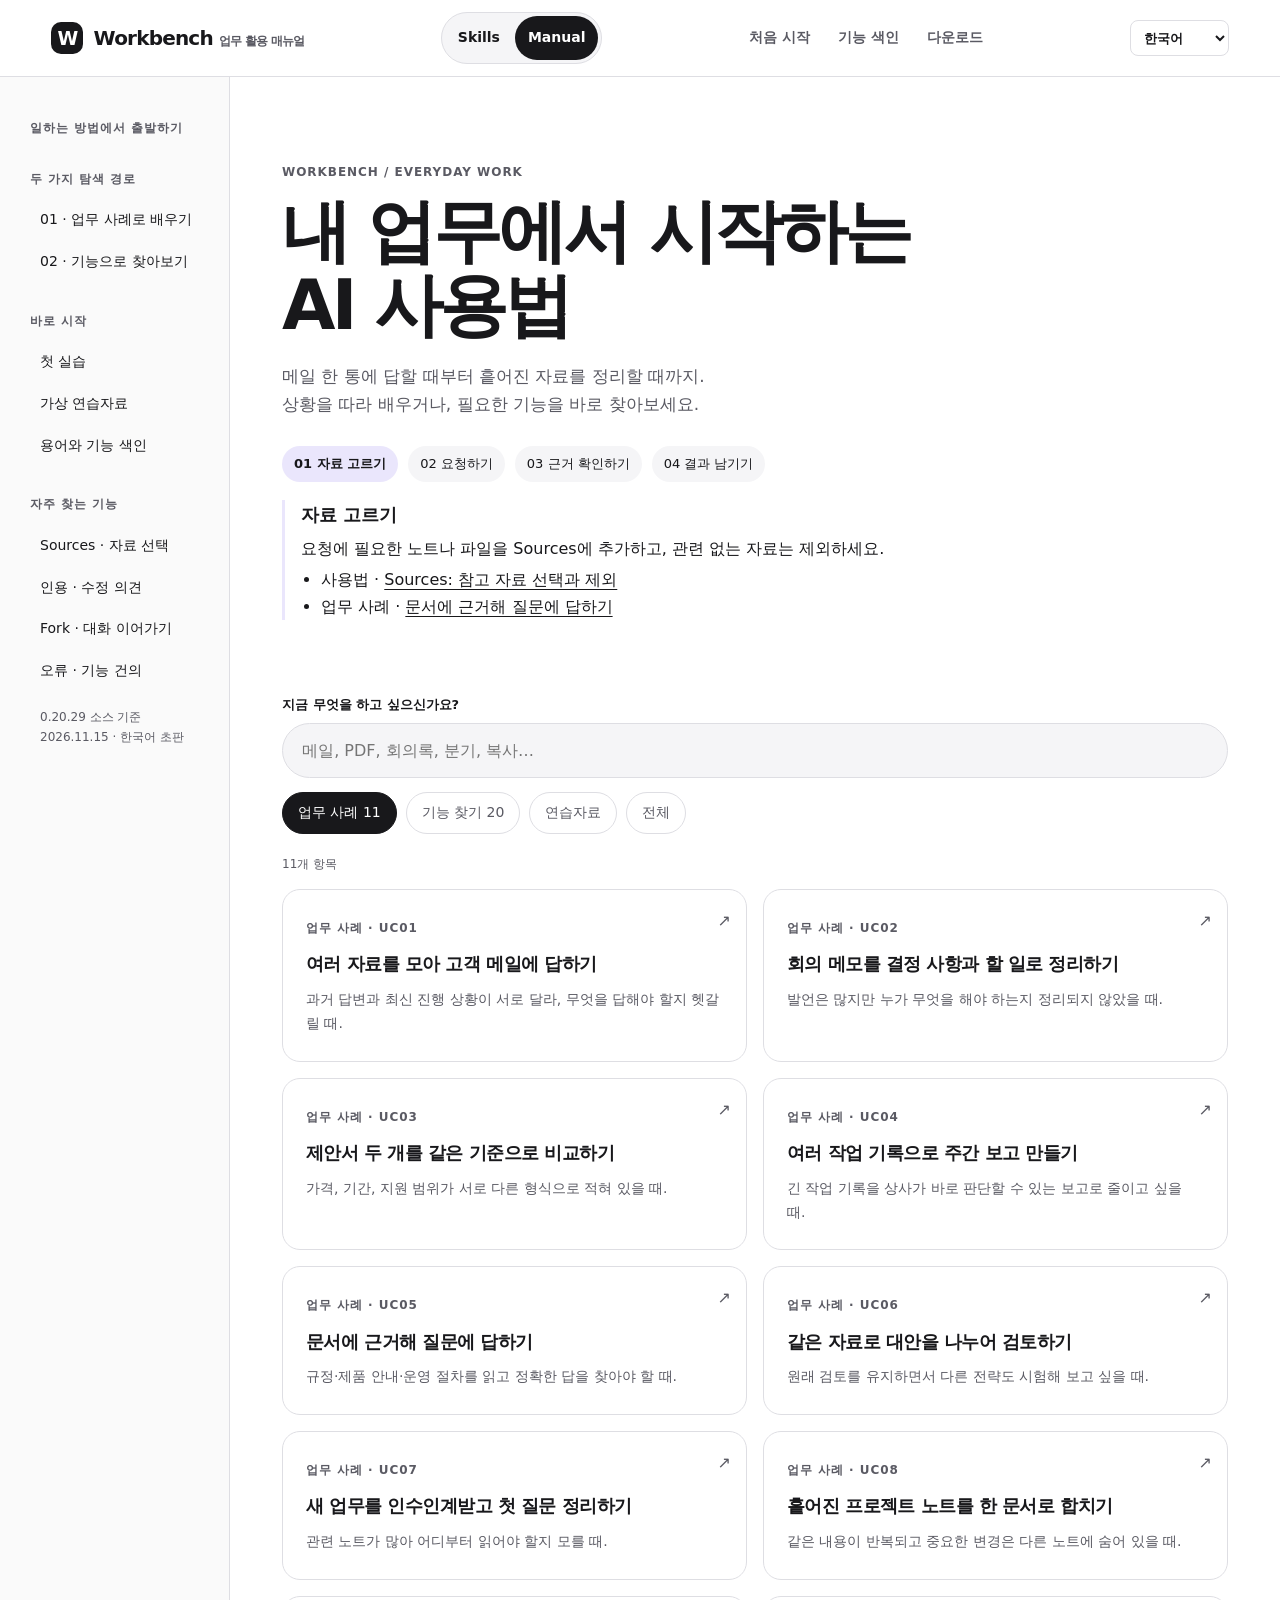
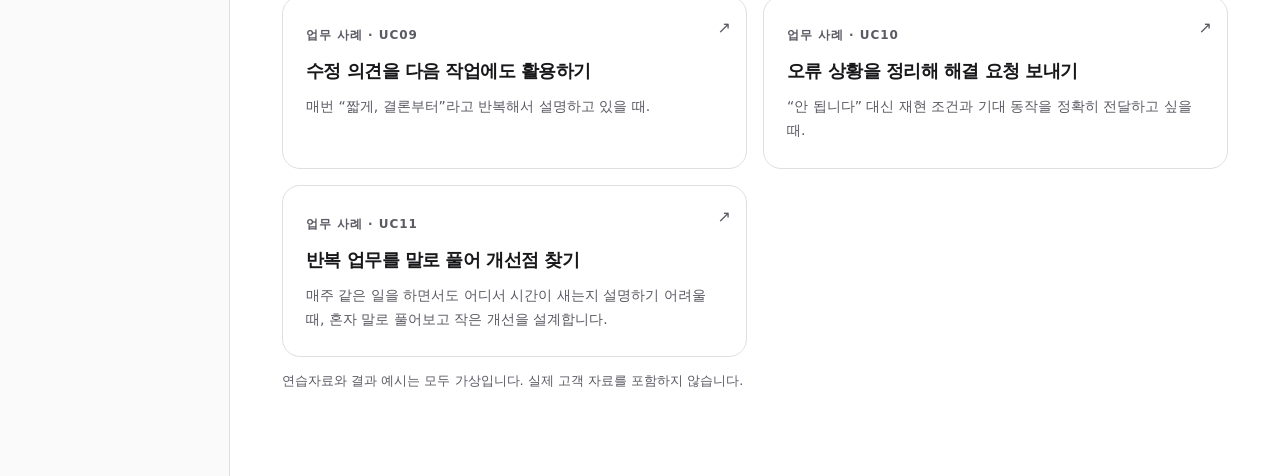
<file: docs/manual/ko/index.html>
<!doctype html><html lang="ko"><head><meta charset="utf-8"><meta name="viewport" content="width=device-width,initial-scale=1"><title>Workbench 업무 활용 매뉴얼</title><style>
:root{--ink:#20302e;--muted:#5b6d68;--line:#dce5de;--green:#195f4d;--soft:#edf4ef;--paper:#fbfcf8;--gold:#a65d12}*{box-sizing:border-box}body{margin:0;color:var(--ink);background:var(--paper);font:16px/1.7 "Segoe UI","Malgun Gothic",sans-serif}a{color:var(--green);text-underline-offset:4px}button,input{font:inherit}button,a{touch-action:manipulation}:focus-visible{outline:3px solid #c28822;outline-offset:4px}header{border-bottom:1px solid var(--line);padding:12px 4vw;display:flex;align-items:center;justify-content:space-between;gap:20px;background:#fff}.brand{text-decoration:none;display:flex;align-items:center;gap:12px;color:var(--ink);font-weight:700}.logo{border-radius:12px;background:var(--green);color:white;width:40px;height:40px;display:grid;place-items:center;font-size:23px}.edition{font-size:12px;color:var(--muted)}.header-links{display:flex;flex-wrap:wrap;gap:20px;font-size:14px}.shell{max-width:1440px;margin:auto;display:grid;grid-template-columns:230px 1fr;min-height:85vh}aside{padding:36px 22px 30px 30px;border-right:1px solid var(--line)}aside .sticky{position:sticky;top:28px}aside h2{font-size:12px;letter-spacing:.08em;color:var(--muted);margin:28px 0 10px}aside a{display:block;padding:9px 10px;text-decoration:none;font-size:14px;border-radius:6px}aside a:hover{background:var(--soft)}aside .minor{font-size:12px;color:var(--muted);padding:15px 10px}.main{padding:28px 52px 70px;min-width:0}.eyebrow{font-size:12px;letter-spacing:.04em;color:var(--green);font-weight:700}.hero h1{font-size:clamp(28px,3vw,38px);line-height:1.25;letter-spacing:-.04em;margin:10px 0 14px}.hero .lead{max-width:700px}.lead{font-size:17px;line-height:1.8;color:var(--muted);margin:0 0 28px}.flow{display:flex;gap:10px;flex-wrap:wrap;margin:18px 0 18px}.flow a{text-decoration:none;padding:7px 12px;border-radius:6px;background:var(--soft);font-size:13px}.searchbox{margin:20px 0 14px}.searchbox label{display:block;font-size:13px;font-weight:700;margin-bottom:7px}.searchbox input{width:100%;border:1px solid #b9c9be;border-radius:10px;padding:13px 16px;background:white;color:var(--ink)}.tabs{display:flex;gap:9px;flex-wrap:wrap;margin:0 0 20px}.tabs button{padding:8px 15px;border-radius:20px;border:1px solid var(--line);background:white;color:var(--muted);cursor:pointer;font-size:14px}.tabs button[aria-pressed=true]{background:var(--green);border-color:var(--green);color:white}.grid{display:grid;grid-template-columns:repeat(2,minmax(0,1fr));gap:16px}.card{position:relative;display:block;padding:23px 27px 25px 23px;background:white;border:1px solid var(--line);border-radius:12px;text-decoration:none;color:var(--ink);transition:transform .12s,border-color .12s}.card:hover{border-color:#8ba994;transform:translateY(-2px)}.card h3{font-size:18px;line-height:1.55;letter-spacing:-.02em;margin:10px 0}.card p{font-size:14px;color:var(--muted);line-height:1.7;margin:0}.card .arrow{position:absolute;right:15px;top:17px;color:#91a497}.card[data-kind=development]{border-style:dashed}.card[data-kind=development] .eyebrow{color:var(--gold)}#results{font-size:12px;color:var(--muted);margin:8px 0 15px}.note{margin:24px 0;padding:15px 18px;border-left:3px solid #d3a64b;background:#fbf6e9;font-size:14px}.quiet{font-size:13px;color:var(--muted)}article{max-width:840px;margin:0 auto}article h1{font-size:32px;letter-spacing:-.035em;line-height:1.4;margin:12px 0 20px}article h2{font-size:21px;margin:34px 0 12px;letter-spacing:-.025em}article p,article li{font-size:15px;line-height:1.9}article li{margin:8px 0}article ul,article ol{padding-left:23px}article ol li::marker{font-weight:700;color:var(--green)}.back{font-size:13px;text-decoration:none;display:inline-block;margin-bottom:24px}article footer{border-top:1px solid var(--line);margin-top:40px;padding-top:18px;font-size:12px;color:var(--muted)}code{font-size:.92em;background:var(--soft);padding:2px 4px;border-radius:4px;overflow-wrap:anywhere}.prompt{border:1px solid #cbdace;background:white;border-radius:10px;margin:20px 0;overflow:hidden}.prompt-title{display:flex;justify-content:space-between;align-items:center;padding:10px 15px;background:var(--soft);font-size:12px;font-weight:700}.copy{padding:4px 12px;border:1px solid #bdd0c2;border-radius:5px;cursor:pointer;background:#fff;color:var(--green);font-size:12px}pre{white-space:pre-wrap;overflow-wrap:anywhere;padding:18px;margin:0;font-family:inherit;font-size:14px;line-height:1.9}pre code{background:transparent;padding:0;font-size:inherit}.table-wrap{overflow:auto;border:1px solid var(--line);border-radius:8px}table{width:100%;border-collapse:collapse;font-size:13px}th,td{padding:12px;text-align:left;vertical-align:top;border-bottom:1px solid var(--line)}th{background:var(--soft)}td a{display:inline-block}tr:last-child td{border-bottom:0}#toast{position:fixed;bottom:24px;left:50%;transform:translateX(-50%);background:var(--ink);color:#fff;padding:10px 20px;border-radius:8px;font-size:14px;z-index:5}html.js article:not(.active){display:none}[hidden]{display:none!important}@media(max-width:1000px){.shell{grid-template-columns:190px 1fr}.main{padding:30px}.grid{grid-template-columns:1fr}aside{padding:25px 12px}}@media(max-width:700px){header{padding:15px 20px;flex-wrap:wrap}.edition{display:none}.header-links{font-size:12px;gap:12px}.shell{display:block}aside{display:none}.main{padding:25px 20px 50px}.hero h1{font-size:29px}article h1{font-size:27px}.grid{gap:12px}.card{padding:20px}.tabs button{font-size:13px;padding:8px 12px}}@media(prefers-reduced-motion:reduce){.card{transition:none}}@media print{header,aside,.back,.copy,#toast,#home{display:none!important}.shell{display:block}.main{padding:0}html.js article:not(.active){display:none}article.active{display:block}article a{color:inherit}article{max-width:none}pre{break-inside:avoid}.table-wrap{overflow:visible}body{background:white}}
@media(max-width:700px){table,tbody,tr,td{display:block;width:100%}thead{display:none}tr{border-bottom:1px solid var(--line);padding:8px 12px}td{display:grid;grid-template-columns:76px minmax(0,1fr);border:0;padding:7px 0;gap:12px}td:before{content:attr(data-label);font-weight:700;color:var(--muted)}tr:last-child{border-bottom:0}.table-wrap{overflow:visible}}@media(max-width:700px){header{flex-wrap:wrap;gap:10px}.header-links{width:100%;gap:18px;flex-wrap:wrap}.header-links a{white-space:nowrap}}</style><style data-aw-theme>/* Shared Workbench identity. Keep the product and manual usable without web fonts. */
:root {
  --aw-ink: #18181b;
  --aw-muted: #5a5a63;
  --aw-line: #dedee3;
  --aw-surface: #f5f5f7;
  --aw-accent: #eae6fc;
  --aw-focus: #6445bb;
  --aw-type: Inter, "Segoe UI", "Malgun Gothic", system-ui, sans-serif;
  --aw-radius: 18px;
  --ink: var(--aw-ink);
  --muted: var(--aw-muted);
  --line: var(--aw-line);
  --green: var(--aw-ink);
  --soft: var(--aw-surface);
  --paper: #fff;
  font-family: var(--aw-type);
  color: var(--aw-ink);
  background: white;
}
body { background: white; color: var(--aw-ink); font-family: var(--aw-type); }
:focus-visible { outline: 3px solid var(--aw-focus); outline-offset: 3px; }
header { background: white; color: var(--aw-ink); border-bottom: 1px solid var(--aw-line); }
header a, header .brand, .brand { color: var(--aw-ink); }
.brand, header .brand { display: inline-flex; align-items: center; gap: .65rem; font-size: 1.25rem; font-weight: 720; letter-spacing: -.04em; text-decoration: none; }
.brand::before { content: none; }
.brand .aw-mark, .brand .logo, .brand > span[aria-hidden=true] {
  display: inline-grid; place-items: center; flex: none; width: 2rem; height: 2rem;
  border-radius: 10px; background: var(--aw-ink); color: #fff; margin: 0;
  font: 800 1.18rem/1 var(--aw-type); letter-spacing: -.08em;
}
header nav { align-items: center; gap: .3rem .6rem; }
header nav a, header > a:not(.brand) {
  color: var(--aw-muted); padding: .36rem .65rem; border-radius: 999px;
  font-size: .875rem; line-height: 1.4; font-weight: 600; text-decoration: none;
}
header nav a:hover, header > a:not(.brand):hover, header nav [aria-current=page] { color: var(--aw-ink); background: var(--aw-surface); }
.hero h1, .intro h1 {
  color: var(--aw-ink); font-size: clamp(2.65rem, 5.4vw, 4.7rem); line-height: 1.07;
  font-weight: 730; letter-spacing: -.055em; text-wrap: balance; overflow-wrap: break-word;
}
input[type=search], .searchbox input { background: var(--aw-surface); border: 1px solid var(--aw-line); border-radius: 999px; color: var(--aw-ink); padding: .8rem 1.2rem; }
@media (max-width: 700px) {
  header { flex-wrap: wrap; row-gap: .55rem; }
  header nav { flex-wrap: wrap; gap: .15rem .3rem; }
  header nav a { padding: .3rem .45rem; font-size: .8rem; }
}

.hero { padding-block: clamp(1.5rem, 4vw, 3.8rem) clamp(1rem, 2vw, 2rem); }
.hero h1 { margin-block: .7rem 1.2rem; }
.hero .lead { line-height: 1.65; text-wrap: pretty; }
.eyebrow { color: var(--aw-muted); letter-spacing: .08em; }
.header-links { gap: .2rem .45rem; }
.header-links [aria-current=page] { background: var(--aw-ink); color: #fff; }
.button, .tabs button, .flow a, .copy { border-radius: 999px; }
.button { padding: .7rem 1.2rem; }
.button.secondary, .copy, .prompt { border-color: var(--aw-line); }
.button.secondary:hover, .tabs button[aria-pressed=false]:hover { background: var(--aw-surface); }
.flow a { color: var(--aw-ink); }
.flow a[aria-current=step] { background: var(--aw-accent); font-weight: 700; }
.flow a:hover { text-decoration: underline; }
.stage-guide { scroll-margin-top: var(--site-header-height, 72px); border-left: 3px solid var(--aw-accent); padding: 0 16px; margin: 16px 0 28px; }
.stage-guide h2 { font-size: 18px; margin: 0; }
.stage-guide p { margin: 4px 0; }
.stage-guide ul { margin: 4px 0; padding-left: 20px; }
.release-repository { display: inline-flex; align-items: center; gap: .5em; }
.release-repository svg { width: 1.15em; height: 1.15em; fill: currentColor; }
.card { border-radius: var(--aw-radius); }
a.card:hover { border-color: #a7a7b1; background: var(--aw-surface); transform: none; }
.card .arrow { color: var(--aw-muted); }
.card h2, .card h3 { letter-spacing: -.03em; }
aside { background: #fafafa; }
aside a { color: var(--aw-ink); }
@media (min-width: 701px) and (max-width: 1100px) { header { flex-wrap: wrap; gap: .5rem; } }
@media (max-width: 700px) { header .header-links { gap: .15rem; width: auto; } }

header .site-switch {
  display: inline-flex;
  width: fit-content;
  gap: .15rem;
  padding: .2rem;
  border: 1px solid var(--aw-line);
  border-radius: 999px;
  background: var(--aw-surface);
}
header .site-switch a {
  display: inline-flex;
  align-items: center;
  min-height: 2.75rem;
  padding: .35rem .8rem;
  color: var(--aw-ink);
  white-space: nowrap;
}
header .site-switch a:hover { background: #fff; }
header .site-switch a[aria-current] { background: var(--aw-ink); color: #fff; }
@media (max-width: 700px) {
  header .site-switch a { padding-inline: .68rem; }
}
@media (max-width: 700px) {
  header .site-switch { flex-shrink: 0; }
}

@media screen {
  header { position: sticky; top: 0; z-index: 5; }
  aside .sticky { top: calc(var(--site-header-height, 4.5rem) + 1rem); }
  html { scroll-padding-top: var(--site-header-height, 4.5rem); }
}

.site-language {
  width: auto; max-width: 8rem; min-height: 2.25rem; font: 600 .8rem var(--aw-type);
  padding: .3rem .55rem; border: 1px solid var(--aw-line); border-radius: 8px;
  background: white; color: var(--aw-ink);
}
</style></head><body>
<header><a class="brand" href="/"><span class="logo" aria-hidden="true">W</span><span>Workbench <span class="edition">업무 활용 매뉴얼</span></span></a><nav class="site-switch" aria-label="Workbench sites"><a href="https://skills.adroit-workbench.pages.dev/">Skills</a><a href="/manual/ko/" aria-current="true">Manual</a></nav><nav class="header-links" aria-label="빠른 이동"><a href="#START">처음 시작</a><a href="#INDEX">기능 색인</a><a href="/ko/#download">다운로드</a></nav><select id="site-language" class="site-language" aria-label="언어"><option value="en" lang="en">English</option><option value="ko" lang="ko" selected>한국어</option><option value="de" lang="de">Deutsch</option></select></header>
<div class="shell"><aside><div class="sticky"><span class="eyebrow">일하는 방법에서 출발하기</span><h2>두 가지 탐색 경로</h2><a href="#cases">01 · 업무 사례로 배우기</a><a href="#features">02 · 기능으로 찾아보기</a><h2>바로 시작</h2><a href="#START">첫 실습</a><a href="#samples">가상 연습자료</a><a href="#INDEX">용어와 기능 색인</a><h2>자주 찾는 기능</h2><a href="#F02">Sources · 자료 선택</a><a href="#F07">인용 · 수정 의견</a><a href="#F10">Fork · 대화 이어가기</a><a href="#F18">오류 · 기능 건의</a><div class="minor">0.20.29 소스 기준<br>2026.11.15 · 한국어 초판<br></div></div></aside>
<main class="main"><section id="home" aria-labelledby="home-title"><div class="hero"><span class="eyebrow">WORKBENCH / EVERYDAY WORK</span><h1 id="home-title">내 업무에서 시작하는<br>AI 사용법</h1><p class="lead">메일 한 통에 답할 때부터 흩어진 자료를 정리할 때까지.<br>상황을 따라 배우거나, 필요한 기능을 바로 찾아보세요.</p><nav class="flow" aria-label="공통 작업 흐름"><a href="#step-1" data-stage="step-1">01 자료 고르기</a><a href="#step-2" data-stage="step-2">02 요청하기</a><a href="#step-3" data-stage="step-3">03 근거 확인하기</a><a href="#step-4" data-stage="step-4">04 결과 남기기</a></nav><section class="stage-guide" id="step-1" tabindex="-1"><h2>자료 고르기</h2><p>요청에 필요한 노트나 파일을 Sources에 추가하고, 관련 없는 자료는 제외하세요.</p><ul><li>사용법 · <a href="#F02">Sources: 참고 자료 선택과 제외</a></li><li>업무 사례 · <a href="#UC05">문서에 근거해 질문에 답하기</a></li></ul></section><section class="stage-guide" id="step-2" tabindex="-1"><h2>요청하기</h2><p>원하는 결과와 범위, 결과 형식을 요청에 적으세요.</p><ul><li>사용법 · <a href="#F04">요청 작성·보완·즉시 실행</a></li><li>업무 사례 · <a href="#UC01">여러 자료를 모아 고객 메일에 답하기</a></li></ul></section><section class="stage-guide" id="step-3" tabindex="-1"><h2>근거 확인하기</h2><p>답변의 핵심 주장과 수치를 원문과 대조하고, 확인이 필요한 부분을 다시 물어보세요.</p><ul><li>사용법 · <a href="#F07">답변 일부를 인용해 수정 요청</a></li><li>업무 사례 · <a href="#UC03">제안서 두 개를 같은 기준으로 비교하기</a></li></ul></section><section class="stage-guide" id="step-4" tabindex="-1"><h2>결과 남기기</h2><p>검토한 답변을 노트에 저장하거나 다음 작업에 사용할 수 있게 복사하세요.</p><ul><li>사용법 · <a href="#F08">결과 저장·복사·다른 앱에서 이어가기</a></li><li>업무 사례 · <a href="#UC02">회의 메모를 결정 사항과 할 일로 정리하기</a></li></ul></section></div>
<div class="searchbox"><label for="search">지금 무엇을 하고 싶으신가요?</label><input id="search" type="search" placeholder="메일, PDF, 회의록, 분기, 복사…" autocomplete="off"></div>
<div class="tabs" role="group" aria-label="탐색 방식"><button data-filter="case" aria-pressed="true">업무 사례 11</button><button data-filter="feature" aria-pressed="false">기능 찾기 20</button><button data-filter="sample" aria-pressed="false">연습자료</button><button data-filter="all" aria-pressed="false">전체</button></div><p id="results" role="status" aria-live="polite"></p><div class="grid"><a class="card" href="#START" data-id="START" data-kind="start"><span class="eyebrow">시작하기 · START</span><h3>처음 사용하는 Workbench</h3><p>내 자료를 고르고, AI에게 일을 맡기고, 근거를 확인해 결과를 남깁니다.</p><span class="arrow" aria-hidden="true">↗</span></a><a class="card" href="#INDEX" data-id="INDEX" data-kind="index"><span class="eyebrow">색인 · INDEX</span><h3>기능 색인과 용어 찾기</h3><p>버튼 이름을 몰라도 하고 싶은 일이나 익숙한 말로 찾습니다.</p><span class="arrow" aria-hidden="true">↗</span></a><a class="card" href="#F01" data-id="F01" data-kind="feature"><span class="eyebrow">기능 안내 · F01</span><h3>시작하기: 설치·사용권·AI 연결</h3><p>Workbench 사용권을 확인하고 실제로 사용할 AI 계정을 연결합니다.</p><span class="arrow" aria-hidden="true">↗</span></a><a class="card" href="#F02" data-id="F02" data-kind="feature"><span class="eyebrow">기능 안내 · F02</span><h3>Sources: 참고 자료 선택과 제외</h3><p>AI가 이번 요청에 사용할 파일을 눈으로 확인합니다.</p><span class="arrow" aria-hidden="true">↗</span></a><a class="card" href="#F03" data-id="F03" data-kind="feature"><span class="eyebrow">기능 안내 · F03</span><h3>PDF·이미지·외부 파일 참고하기</h3><p>문서 형식과 실제 읽힌 범위를 확인하면서 질문합니다.</p><span class="arrow" aria-hidden="true">↗</span></a><a class="card" href="#F04" data-id="F04" data-kind="feature"><span class="eyebrow">기능 안내 · F04</span><h3>요청 작성·보완·즉시 실행</h3><p>목적, 자료 범위, 결과 형태를 적고 원하는 방식으로 실행합니다.</p><span class="arrow" aria-hidden="true">↗</span></a><a class="card" href="#F05" data-id="F05" data-kind="feature"><span class="eyebrow">기능 안내 · F05</span><h3>모델·Effort·사용량 선택</h3><p>현재 작업에 쓸 모델과 추론 수준을 고릅니다.</p><span class="arrow" aria-hidden="true">↗</span></a><a class="card" href="#F06" data-id="F06" data-kind="feature"><span class="eyebrow">기능 안내 · F06</span><h3>작업 승인 방식과 앱 접근 권한</h3><p>실행 범위에 맞게 승인 방식을 정하고 실제 요청을 확인합니다.</p><span class="arrow" aria-hidden="true">↗</span></a><a class="card" href="#F07" data-id="F07" data-kind="feature"><span class="eyebrow">기능 안내 · F07</span><h3>답변 일부를 인용해 수정 요청</h3><p>어느 부분을 어떻게 고칠지 정확하게 지정합니다.</p><span class="arrow" aria-hidden="true">↗</span></a><a class="card" href="#F08" data-id="F08" data-kind="feature"><span class="eyebrow">기능 안내 · F08</span><h3>결과 저장·복사·다른 앱에서 이어가기</h3><p>검토한 결과를 문서로 남기거나 다음 작업으로 전달합니다.</p><span class="arrow" aria-hidden="true">↗</span></a><a class="card" href="#F09" data-id="F09" data-kind="feature"><span class="eyebrow">기능 안내 · F09</span><h3>저장된 세션과 대화 정리</h3><p>한 업무의 맥락을 이어가고 다른 업무는 분리합니다.</p><span class="arrow" aria-hidden="true">↗</span></a><a class="card" href="#F10" data-id="F10" data-kind="feature"><span class="eyebrow">기능 안내 · F10</span><h3>Fork와 긴 대화 이어가기</h3><p>대화를 분기하거나 긴 맥락을 같은 작업 화면에서 이어갑니다.</p><span class="arrow" aria-hidden="true">↗</span></a><a class="card" href="#F11" data-id="F11" data-kind="feature"><span class="eyebrow">기능 안내 · F11</span><h3>연결된 탭·열린 파일 표시·Copy name</h3><p>관련 자료를 펼치고 파일 이름을 정확하게 가져옵니다.</p><span class="arrow" aria-hidden="true">↗</span></a><a class="card" href="#F12" data-id="F12" data-kind="feature"><span class="eyebrow">기능 안내 · F12</span><h3>메일 연결과 읽기</h3><p>지정한 계정의 메일을 검색해 답변의 근거로 사용합니다.</p><span class="arrow" aria-hidden="true">↗</span></a><a class="card" href="#F13" data-id="F13" data-kind="feature"><span class="eyebrow">기능 안내 · F13</span><h3>선택 기능: ego(lite) 브라우저 연결</h3><p>웹 확인이 필요한 대화에 별도 브라우저의 작업 탭을 연결합니다.</p><span class="arrow" aria-hidden="true">↗</span></a><a class="card" href="#F14" data-id="F14" data-kind="feature"><span class="eyebrow">기능 안내 · F14</span><h3>Skill로 반복 절차 실행하기</h3><p>미리 정의한 작업 절차를 요청에 불러옵니다.</p><span class="arrow" aria-hidden="true">↗</span></a><a class="card" href="#F15" data-id="F15" data-kind="feature"><span class="eyebrow">기능 안내 · F15</span><h3>Feedback과 지속되는 작성 규칙</h3><p>이번 답변의 수정과 다음 요청에도 쓸 선호를 나누어 관리합니다.</p><span class="arrow" aria-hidden="true">↗</span></a><a class="card" href="#F16" data-id="F16" data-kind="feature"><span class="eyebrow">기능 안내 · F16</span><h3>Agentic AI 설정과 지침 활용</h3><p>업무 지침·기억·Skill을 연결하고 준비 상태를 확인합니다.</p><span class="arrow" aria-hidden="true">↗</span></a><a class="card" href="#F17" data-id="F17" data-kind="feature"><span class="eyebrow">기능 안내 · F17</span><h3>문서 변경안 검토와 복원</h3><p>초안 작성과 실제 파일 변경을 구분합니다.</p><span class="arrow" aria-hidden="true">↗</span></a><a class="card" href="#F18" data-id="F18" data-kind="feature"><span class="eyebrow">기능 안내 · F18</span><h3>오류·기능 건의와 영역 캡처</h3><p>현재 상황을 설명과 필요한 화면 범위로 전달합니다.</p><span class="arrow" aria-hidden="true">↗</span></a><a class="card" href="#F19" data-id="F19" data-kind="feature"><span class="eyebrow">기능 안내 · F19</span><h3>업데이트와 사용권 상태 확인</h3><p>새 버전을 확인하고 기존 작업을 유지하며 설치합니다.</p><span class="arrow" aria-hidden="true">↗</span></a><a class="card" href="#F20" data-id="F20" data-kind="feature"><span class="eyebrow">기능 안내 · F20</span><h3>녹음·전사</h3><p>ChatGPT로 회의를 전사하고, 전사에서 업무 흐름도를 만듭니다.</p><span class="arrow" aria-hidden="true">↗</span></a><a class="card" href="#UC01" data-id="UC01" data-kind="case"><span class="eyebrow">업무 사례 · UC01</span><h3>여러 자료를 모아 고객 메일에 답하기</h3><p>과거 답변과 최신 진행 상황이 서로 달라, 무엇을 답해야 할지 헷갈릴 때.</p><span class="arrow" aria-hidden="true">↗</span></a><a class="card" href="#UC02" data-id="UC02" data-kind="case"><span class="eyebrow">업무 사례 · UC02</span><h3>회의 메모를 결정 사항과 할 일로 정리하기</h3><p>발언은 많지만 누가 무엇을 해야 하는지 정리되지 않았을 때.</p><span class="arrow" aria-hidden="true">↗</span></a><a class="card" href="#UC03" data-id="UC03" data-kind="case"><span class="eyebrow">업무 사례 · UC03</span><h3>제안서 두 개를 같은 기준으로 비교하기</h3><p>가격, 기간, 지원 범위가 서로 다른 형식으로 적혀 있을 때.</p><span class="arrow" aria-hidden="true">↗</span></a><a class="card" href="#UC04" data-id="UC04" data-kind="case"><span class="eyebrow">업무 사례 · UC04</span><h3>여러 작업 기록으로 주간 보고 만들기</h3><p>긴 작업 기록을 상사가 바로 판단할 수 있는 보고로 줄이고 싶을 때.</p><span class="arrow" aria-hidden="true">↗</span></a><a class="card" href="#UC05" data-id="UC05" data-kind="case"><span class="eyebrow">업무 사례 · UC05</span><h3>문서에 근거해 질문에 답하기</h3><p>규정·제품 안내·운영 절차를 읽고 정확한 답을 찾아야 할 때.</p><span class="arrow" aria-hidden="true">↗</span></a><a class="card" href="#UC06" data-id="UC06" data-kind="case"><span class="eyebrow">업무 사례 · UC06</span><h3>같은 자료로 대안을 나누어 검토하기</h3><p>원래 검토를 유지하면서 다른 전략도 시험해 보고 싶을 때.</p><span class="arrow" aria-hidden="true">↗</span></a><a class="card" href="#UC07" data-id="UC07" data-kind="case"><span class="eyebrow">업무 사례 · UC07</span><h3>새 업무를 인수인계받고 첫 질문 정리하기</h3><p>관련 노트가 많아 어디부터 읽어야 할지 모를 때.</p><span class="arrow" aria-hidden="true">↗</span></a><a class="card" href="#UC08" data-id="UC08" data-kind="case"><span class="eyebrow">업무 사례 · UC08</span><h3>흩어진 프로젝트 노트를 한 문서로 합치기</h3><p>같은 내용이 반복되고 중요한 변경은 다른 노트에 숨어 있을 때.</p><span class="arrow" aria-hidden="true">↗</span></a><a class="card" href="#UC09" data-id="UC09" data-kind="case"><span class="eyebrow">업무 사례 · UC09</span><h3>수정 의견을 다음 작업에도 활용하기</h3><p>매번 “짧게, 결론부터”라고 반복해서 설명하고 있을 때.</p><span class="arrow" aria-hidden="true">↗</span></a><a class="card" href="#UC10" data-id="UC10" data-kind="case"><span class="eyebrow">업무 사례 · UC10</span><h3>오류 상황을 정리해 해결 요청 보내기</h3><p>“안 됩니다” 대신 재현 조건과 기대 동작을 정확히 전달하고 싶을 때.</p><span class="arrow" aria-hidden="true">↗</span></a><a class="card" href="#UC11" data-id="UC11" data-kind="case"><span class="eyebrow">업무 사례 · UC11</span><h3>반복 업무를 말로 풀어 개선점 찾기</h3><p>매주 같은 일을 하면서도 어디서 시간이 새는지 설명하기 어려울 때, 혼자 말로 풀어보고 작은 개선을 설계합니다.</p><span class="arrow" aria-hidden="true">↗</span></a><a class="card" href="#S01" data-id="S01" data-kind="sample"><span class="eyebrow">연습자료 · S01</span><h3>프로젝트 현황</h3><p>11월 13일 기준 가상 프로젝트 현황입니다.</p><span class="arrow" aria-hidden="true">↗</span></a><a class="card" href="#S02" data-id="S02" data-kind="sample"><span class="eyebrow">연습자료 · S02</span><h3>고객 메일</h3><p>완료 여부와 일정을 묻는 가상 메일입니다.</p><span class="arrow" aria-hidden="true">↗</span></a><a class="card" href="#S03" data-id="S03" data-kind="sample"><span class="eyebrow">연습자료 · S03</span><h3>회의 메모</h3><p>결정과 제안, 담당자 미정 항목이 섞인 가상 회의 메모입니다.</p><span class="arrow" aria-hidden="true">↗</span></a><a class="card" href="#S04" data-id="S04" data-kind="sample"><span class="eyebrow">연습자료 · S04</span><h3>제안 A</h3><p>빠른 준비를 강조하는 가상 제안입니다.</p><span class="arrow" aria-hidden="true">↗</span></a><a class="card" href="#S05" data-id="S05" data-kind="sample"><span class="eyebrow">연습자료 · S05</span><h3>제안 B</h3><p>긴 지원 기간을 강조하는 가상 제안입니다.</p><span class="arrow" aria-hidden="true">↗</span></a><a class="card" href="#S06" data-id="S06" data-kind="sample"><span class="eyebrow">연습자료 · S06</span><h3>운영 안내</h3><p>문서에 없는 질문을 구분하는 연습용 안내입니다.</p><span class="arrow" aria-hidden="true">↗</span></a><a class="card" href="#S07" data-id="S07" data-kind="sample"><span class="eyebrow">연습자료 · S07</span><h3>오류 관찰 기록</h3><p>원인과 관찰을 구분하는 연습용 기록입니다.</p><span class="arrow" aria-hidden="true">↗</span></a></div><p id="empty" hidden>일치하는 항목이 없습니다. 다른 말로 검색하거나 <button id="clear" type="button">검색 초기화</button>를 사용하세요.</p><p class="quiet">연습자료와 결과 예시는 모두 가상입니다. 실제 고객 자료를 포함하지 않습니다.</p></section><article id="START" tabindex="-1"><a class="back" href="#home">← 매뉴얼 홈</a><p class="eyebrow">시작하기 · START</p><h1>처음 사용하는 Workbench</h1><p class="lead">내 자료를 고르고, AI에게 일을 맡기고, 근거를 확인해 결과를 남깁니다.</p><p class="quiet">문서 검토 기준: Workbench 0.20.19</p><h2>노트 하나로 Agentic AI 프로젝트 시작하기</h2>
<ol><li>프로젝트 노트에 “데모 준비”, “일정 결정”, “담당자 미정”을 한 줄씩 적으세요. Workbench에서 Agentic AI를 켜고 이 노트 하나를 Sources에 추가하세요.</li><li><strong>Prompt:</strong> 이 노트만 사용해 체크리스트를 만들어 주세요. 담당자와 날짜가 없으면 미정으로 표시하세요.</li><li>없는 담당자나 날짜를 지어내지 않았는지 확인하고 새 노트로 저장하세요. 다음 실행에서는 원본에 날짜를 추가하고 해당 항목만 달라지는지 확인하세요.</li></ol>
<h2>이 매뉴얼을 읽는 두 가지 방법</h2>
<ul><li><strong>업무 사례로 배우기</strong>: 지금 겪는 상황과 가까운 사례를 골라 준비 자료부터 결과 확인까지 따라갑니다. <a href="#UC01">여러 자료를 모아 고객 메일에 답하기</a>부터 시작해도 좋습니다.</li><li><strong>기능으로 찾아보기</strong>: 버튼이나 기능을 알고 있다면 <a href="#INDEX">기능 색인과 용어 찾기</a>에서 바로 찾습니다. 각 사용법에는 해당 기능을 쓰는 업무 사례도 연결되어 있습니다.</li></ul>
<p>HTML에서는 상단의 <strong>업무 사례 / 기능 찾기</strong>와 검색창을 사용하세요. Obsidian에서는 문서 링크를 누르거나 파일 검색으로 <code>WB_F02</code>처럼 항목 번호를 찾으세요. 검색어는 ‘메일’, ‘PDF’, ‘분기’, ‘복사’, ‘오류’처럼 평소 쓰는 말로 입력해도 됩니다.</p>
<h2>먼저 알아둘 세 가지</h2>
<ul><li><strong>Vault</strong>는 Obsidian에서 연 문서 폴더입니다. <strong>Session</strong>은 한 가지 일을 이어가는 대화입니다.</li><li><strong>Sources</strong>는 이번 요청에 참고하도록 선택한 자료입니다. 탭을 열었다는 사실과 Source로 첨부했다는 사실은 다릅니다. 전송 전에 Source 목록을 확인하세요.</li><li>Workbench 사용권과 AI 계정은 별개입니다. 실제 사용할 AI 연결과 사용할 자료를 준비합니다. <a href="#F01">시작하기: 설치·사용권·AI 연결</a></li></ul>
<h2>첫 실습: 진행 상황에서 답변 초안 만들기</h2>
<p>이 매뉴얼의 <code>연습자료</code> 폴더에는 실제 고객 정보가 없는 가상 문서가 있습니다. 아래 예시는 연습용이며 실제 업무 결과가 아닙니다. HTML만 받았다면 각 연습자료에서 <strong>연습자료 저장 (.md)</strong>을 눌러 내려받은 뒤 사용하는 Obsidian 문서 폴더에 넣으세요. HTML 안의 문서 링크는 내용 미리보기이고, Add to source는 Obsidian 파일 메뉴에서 사용합니다.</p>
<ol><li>Obsidian에서 연습자료의 <a href="#S01">프로젝트 현황</a>과 <a href="#S02">고객 메일</a> 파일을 엽니다.</li><li>두 파일을 각각 오른쪽 클릭하여 <strong>Add to source</strong>를 선택합니다. Source 목록에 두 파일이 있는지 확인합니다. 관련 없는 자료가 있다면 ×로 제외합니다. <a href="#F02">Sources: 참고 자료 선택과 제외</a></li><li>입력창 아래 모델 메뉴에서 사용할 모델을 선택합니다. 모델명 자체를 클릭하면 그 모델의 Effort는 Auto가 됩니다. <a href="#F05">모델·Effort·사용량 선택</a></li><li>아래 요청을 붙여 넣고 Windows에서는 <strong>Ctrl+Enter</strong>, macOS에서는 <strong>Cmd+Enter</strong>로 실행합니다. <a href="#F04">요청 작성·보완·즉시 실행</a></li><li>답변의 숫자와 일정을 자료와 대조한 뒤 <strong>노트로 저장</strong>으로 보관합니다. <a href="#F08">결과 저장·복사·다른 앱에서 이어가기</a></li></ol>
<div class="prompt"><div class="prompt-title">요청 예시<button class="copy" type="button">복사</button></div><pre><code>첨부한 고객 메일과 프로젝트 현황을 읽고 한국어 답변 초안을 작성해주세요.
고객 질문마다 현재 답할 수 있는 내용과 확인이 필요한 내용을 구분해주세요.
자료에 없는 완료 상태나 납기 약속은 만들지 마세요.
검토용 근거 표는 초안 본문과 분리하고, 실제 메일은 발송하지 마세요.</code></pre></div>
<h2>연습 결과에서 확인할 것</h2>
<p>기본 검증은 12개 중 10개 완료, 미완료 2개입니다. 11월 20일은 내부 목표이며 고객에게 확약한 일정이 아닙니다. 문서에서 확인되지 않는 ‘모두 완료’나 ‘20일 확정 납품’이 답변에 나오면 해당 문장을 선택해 수정 의견을 남깁니다. <a href="#F07">답변 일부를 인용해 수정 요청</a></p>
<h2>다음에 해볼 일</h2>
<p>메일 답변은 <a href="#UC01">여러 자료를 모아 고객 메일에 답하기</a>, 회의 메모 정리는 <a href="#UC02">회의 메모를 결정 사항과 할 일로 정리하기</a>, 제안서 비교는 <a href="#UC03">제안서 두 개를 같은 기준으로 비교하기</a>으로 이어갑니다.</p>
<p>이 매뉴얼은 Workbench <strong>0.19.50 소스 기준</strong>, 2026-11-15 작성 초판입니다. 화면 언어·연결·권한에 따라 보이는 메뉴와 사용할 수 있는 도구가 달라질 수 있습니다. 예시 답변은 결과 형태를 설명하기 위한 예이며 모델 출력의 고정값이 아닙니다.</p>
<h2>업무 사례 전체 목록</h2>
<ul><li><a href="#UC01">여러 자료를 모아 고객 메일에 답하기</a></li><li><a href="#UC02">회의 메모를 결정 사항과 할 일로 정리하기</a></li><li><a href="#UC03">제안서 두 개를 같은 기준으로 비교하기</a></li><li><a href="#UC04">여러 작업 기록으로 주간 보고 만들기</a></li><li><a href="#UC05">문서에 근거해 질문에 답하기</a></li><li><a href="#UC06">같은 자료로 대안을 나누어 검토하기</a></li><li><a href="#UC07">새 업무를 인수인계받고 첫 질문 정리하기</a></li><li><a href="#UC08">흩어진 프로젝트 노트를 한 문서로 합치기</a></li><li><a href="#UC09">수정 의견을 다음 작업에도 활용하기</a></li><li><a href="#UC10">오류 상황을 정리해 해결 요청 보내기</a></li><li><a href="#UC11">반복 업무를 말로 풀어 개선점 찾기</a></li></ul>
<p>상단 언어 메뉴에서 영어·한국어·독일어를 바꿔도 현재 항목이 유지됩니다. 상단의 <strong>Skills</strong>에서 Skill Atlas를 열 수 있습니다. Atlas에서 매뉴얼로 돌아오면 이전에 읽던 위치가 복원됩니다.</p>
<p>매뉴얼 첫 화면의 <strong>01 자료 고르기 → 02 요청하기 → 03 근거 확인하기 → 04 결과 남기기</strong>에서 원하는 단계를 선택하세요. 강조 표시된 단계에 사용법과 관련 업무 사례가 나옵니다. <strong>Manual</strong>, <strong>Skills</strong>, 다운로드 사이를 이동할 때 선택한 언어가 유지됩니다. 로고를 누르면 탐색 상태가 초기화되고 영어 홈페이지가 열립니다. 공식 홈페이지의 <strong>다운로드</strong>에서 Windows·macOS 설치 파일과 GitHub 릴리스 저장소를 찾을 수 있습니다.</p><footer><a href="#INDEX">기능 색인</a> · <a href="#home">업무 사례</a> · <span>Workbench 0.20.29 기준</span></footer></article><article id="INDEX" tabindex="-1"><a class="back" href="#home">← 매뉴얼 홈</a><p class="eyebrow">색인 · INDEX</p><h1>기능 색인과 용어 찾기</h1><p class="lead">버튼 이름을 몰라도 하고 싶은 일이나 익숙한 말로 찾습니다.</p><p class="quiet">문서 검토 기준: Workbench 0.19.50</p><h2>하고 싶은 일로 찾기</h2>
<div class="table-wrap"><table><thead><tr><th>하고 싶은 일</th><th>사용법</th><th>업무 사례</th></tr></thead><tbody><tr><td data-label="하고 싶은 일"><div>메일 답변 초안 만들기</div></td><td data-label="사용법"><div><a href="#F02">Sources: 참고 자료 선택과 제외</a> · <a href="#F12">메일 연결과 읽기</a></div></td><td data-label="업무 사례"><div><a href="#UC01">여러 자료를 모아 고객 메일에 답하기</a></div></td></tr><tr><td data-label="하고 싶은 일"><div>회의 메모를 할 일로 정리하기</div></td><td data-label="사용법"><div><a href="#F02">Sources: 참고 자료 선택과 제외</a> · <a href="#F08">결과 저장·복사·다른 앱에서 이어가기</a></div></td><td data-label="업무 사례"><div><a href="#UC02">회의 메모를 결정 사항과 할 일로 정리하기</a></div></td></tr><tr><td data-label="하고 싶은 일"><div>PDF·제안서 비교하기</div></td><td data-label="사용법"><div><a href="#F03">PDF·이미지·외부 파일 참고하기</a> · <a href="#F07">답변 일부를 인용해 수정 요청</a></div></td><td data-label="업무 사례"><div><a href="#UC03">제안서 두 개를 같은 기준으로 비교하기</a></div></td></tr><tr><td data-label="하고 싶은 일"><div>진행 상황을 짧게 보고하기</div></td><td data-label="사용법"><div><a href="#F04">요청 작성·보완·즉시 실행</a> · <a href="#F08">결과 저장·복사·다른 앱에서 이어가기</a></div></td><td data-label="업무 사례"><div><a href="#UC04">여러 작업 기록으로 주간 보고 만들기</a></div></td></tr><tr><td data-label="하고 싶은 일"><div>근거를 찾아 답하기</div></td><td data-label="사용법"><div><a href="#F02">Sources: 참고 자료 선택과 제외</a> · <a href="#F03">PDF·이미지·외부 파일 참고하기</a></div></td><td data-label="업무 사례"><div><a href="#UC05">문서에 근거해 질문에 답하기</a></div></td></tr><tr><td data-label="하고 싶은 일"><div>다른 기준으로 검토하기</div></td><td data-label="사용법"><div><a href="#F09">저장된 세션과 대화 정리</a> · <a href="#F10">Fork와 긴 대화 이어가기</a></div></td><td data-label="업무 사례"><div><a href="#UC06">같은 자료로 대안을 나누어 검토하기</a></div></td></tr><tr><td data-label="하고 싶은 일"><div>관련 자료를 한꺼번에 펼치기</div></td><td data-label="사용법"><div><a href="#F11">연결된 탭·열린 파일 표시·Copy name</a></div></td><td data-label="업무 사례"><div><a href="#UC07">새 업무를 인수인계받고 첫 질문 정리하기</a></div></td></tr><tr><td data-label="하고 싶은 일"><div>노트 합치기</div></td><td data-label="사용법"><div><a href="#F14">Skill로 반복 절차 실행하기</a> · <a href="#F17">문서 변경안 검토와 복원</a></div></td><td data-label="업무 사례"><div><a href="#UC08">흩어진 프로젝트 노트를 한 문서로 합치기</a></div></td></tr><tr><td data-label="하고 싶은 일"><div>작성 선호를 재사용하기</div></td><td data-label="사용법"><div><a href="#F15">Feedback과 지속되는 작성 규칙</a> · <a href="#F16">Agentic AI 설정과 지침 활용</a></div></td><td data-label="업무 사례"><div><a href="#UC09">수정 의견을 다음 작업에도 활용하기</a></div></td></tr><tr><td data-label="하고 싶은 일"><div>문제를 캡처해 전달하기</div></td><td data-label="사용법"><div><a href="#F18">오류·기능 건의와 영역 캡처</a></div></td><td data-label="업무 사례"><div><a href="#UC10">오류 상황을 정리해 해결 요청 보내기</a></div></td></tr></tbody></table></div>
<h2>기능 전체 목록</h2>
<ul><li><a href="#F01">시작하기: 설치·사용권·AI 연결</a></li><li><a href="#F02">Sources: 참고 자료 선택과 제외</a></li><li><a href="#F03">PDF·이미지·외부 파일 참고하기</a></li><li><a href="#F04">요청 작성·보완·즉시 실행</a></li><li><a href="#F05">모델·Effort·사용량 선택</a></li><li><a href="#F06">작업 승인 방식과 앱 접근 권한</a></li><li><a href="#F07">답변 일부를 인용해 수정 요청</a></li><li><a href="#F08">결과 저장·복사·다른 앱에서 이어가기</a></li><li><a href="#F09">저장된 세션과 대화 정리</a></li><li><a href="#F10">Fork와 긴 대화 이어가기</a></li><li><a href="#F11">연결된 탭·열린 파일 표시·Copy name</a></li><li><a href="#F12">메일 연결과 읽기</a></li><li><a href="#F13">선택 기능: ego(lite) 브라우저 연결</a></li><li><a href="#F14">Skill로 반복 절차 실행하기</a></li><li><a href="#F15">Feedback과 지속되는 작성 규칙</a></li><li><a href="#F16">Agentic AI 설정과 지침 활용</a></li><li><a href="#F17">문서 변경안 검토와 복원</a></li><li><a href="#F18">오류·기능 건의와 영역 캡처</a></li><li><a href="#F19">업데이트와 사용권 상태 확인</a></li><li><a href="#F20">녹음·전사</a></li></ul>
<h2>자주 찾는 말</h2>
<ul><li><strong>Source / 소스 / 첨부</strong>: 이번 요청에 사용하는 참고 자료. <a href="#F02">Sources: 참고 자료 선택과 제외</a></li><li><strong>Session / 세션</strong>: 한 업무의 대화 기록. <a href="#F09">저장된 세션과 대화 정리</a></li><li><strong>Fork / 포크 / 분기</strong>: 현재 맥락에서 독립적인 하위 대화 만들기. <a href="#F10">Fork와 긴 대화 이어가기</a></li><li><strong>Effort / 추론 수준</strong>: 선택 모델이 지원하는 사고 수준 옵션. <a href="#F05">모델·Effort·사용량 선택</a></li><li><strong>Skill / 스킬 / 슬래시 명령</strong>: 재사용할 작업 절차. <a href="#F14">Skill로 반복 절차 실행하기</a></li><li><strong>Annotation / 인용 / 코멘트</strong>: 답변 일부를 집어 수정 방향 전달. <a href="#F07">답변 일부를 인용해 수정 요청</a></li><li><strong>Feedback / 피드백 / 규칙</strong>: 검토한 작성 선호를 이후 작업에 적용. <a href="#F15">Feedback과 지속되는 작성 규칙</a></li><li><strong>Revert / 복원 / 되돌리기</strong>: 제공되는 복원 범위를 확인하고 되돌리기. <a href="#F17">문서 변경안 검토와 복원</a></li><li><strong>Vault / 보관소</strong>: Obsidian에서 연 문서 폴더. <a href="#F01">시작하기: 설치·사용권·AI 연결</a></li><li><strong>녹음 / 전사</strong>: 개발 중. <a href="#F20">녹음·전사</a></li></ul><footer><a href="#INDEX">기능 색인</a> · <a href="#home">업무 사례</a> · <span>Workbench 0.20.29 기준</span></footer></article><article id="F01" tabindex="-1"><a class="back" href="#home">← 매뉴얼 홈</a><p class="eyebrow">기능 안내 · F01</p><h1>시작하기: 설치·사용권·AI 연결</h1><p class="lead">Workbench 사용권을 확인하고 실제로 사용할 AI 계정을 연결합니다.</p><p class="quiet">문서 검토 기준: Workbench 0.20.26</p><h2>어디서 사용하나요?</h2>
<p>Obsidian 설정의 Workbench 항목과 Workbench 상단 정보 아이콘에서 연결·사용권 상태를 확인합니다. Obsidian 명령 팔레트에서 <strong>Workbench: Open workbench</strong>로 작업창을 열 수 있습니다.</p>
<h2>사용 순서</h2>
<ol><li>Workbench와 지원되는 데스크톱 Obsidian을 설치하고 사용할 문서 폴더를 엽니다. 0.19.53의 최소 Obsidian 버전은 1.15.0입니다.</li><li>사용권 화면에서 발급받은 키로 인증하고 유효 상태를 확인합니다.</li><li>연결 설정에서 사용할 Codex·Antigravity·Claude 연결을 확인합니다. 필요한 로그인은 해당 앱에서 직접 완료합니다.</li><li>연결 점검 후 모델 메뉴에서 실제 사용할 수 있는 모델을 선택합니다. <a href="#F05">모델·Effort·사용량 선택</a></li><li><a href="#START">처음 사용하는 Workbench</a>의 짧은 연습으로 자료 첨부와 답변을 확인합니다.</li></ol>
<h2>확인과 문제 해결</h2>
<p>Workbench 라이선스가 AI 모델 사용권·사용량을 대신하지 않습니다. 다른 앱에서 로그인되어 있어도 Workbench가 그 앱의 모든 도구나 계정을 그대로 상속하는 것은 아닙니다. 연결 점검 성공과 개별 메일·웹 서비스 접근 성공도 구별합니다. 키 재발급·갱신 후에는 사용권 화면에서 새 상태를 확인하고 기존 Session을 다시 엽니다.</p>
<h2>함께 쓰는 사례</h2>
<p><a href="#START">처음 사용하는 Workbench</a> <a href="#UC01">여러 자료를 모아 고객 메일에 답하기</a> <a href="#UC05">문서에 근거해 질문에 답하기</a></p>
<p>설정에서 <strong>모델 연결과 인증</strong>은 AI 공급자 로그인에, <strong>앱과 업무 계정</strong>은 업무 도구 연결에 사용합니다. 라이선스와 업데이트 상태는 <strong>설치·업데이트·라이선스</strong>에서 확인하세요.</p>
<p>설치와 연결 창의 제목은 <strong>Companion Apps</strong>, <strong>Workbench License</strong>, <strong>AI Connections</strong>입니다.</p>
<p>정보창의 <strong>User manual</strong>과 <strong>Website and downloads</strong>는 adroit-workbench.github.io에서 열립니다.</p>
<p>공식 사이트의 <strong>Skills</strong> 메뉴 또는 <strong>Skills 찾아보기</strong>에서 Skills 사이트를 열 수 있습니다. 공식 설치 파일은 adroit-workbench/workbench-releases에서 제공합니다.</p>
<p>Codex를 사용할 경우 Workbench 정보창에서 <strong>Codex 설치 안내</strong>를 열어 공식 설치 절차를 따르세요. 설치하고 로그인한 뒤 <strong>앱 도구와 업무 연결 → Codex</strong>에서 <strong>자동 찾기 → 연결 확인 → 저장</strong>을 실행하세요. 이미 실행 파일이 있으면 바로 연결을 확인할 수 있습니다.</p>
<p>Codex가 종료되면서 설정 오류를 표시하면 <code>config.toml</code>을 확인한 뒤 <strong>연결 확인</strong>을 다시 실행하세요.</p>
<p>Antigravity가 대화 시작 실패를 반환하면 2초 뒤 한 번 더 시도합니다. 다시 실패하면 CLI 연결과 로그인을 확인하세요.</p>
<p>Workbench는 모델과 사용량을 조회할 때 agy 실행 파일을 찾습니다. WSL에서는 agy를 설치된 CLI 바이너리에 연결하세요. Antigravity 편집기를 여는 셸 스크립트로는 사용량을 조회할 수 없습니다.</p>
<p>시작 중에는 <code>Opening Workbench…</code>가 표시됩니다. 열기에 실패하면 표시된 오류를 확인한 뒤 <code>Retry</code>로 같은 창에서 다시 여세요.</p>
<p>라이선스 동의 후 Obsidian을 종료하고 준비 화면에서 종료를 확인하세요. ego(lite)가 필요하면 같은 화면의 다운로드 버튼을 사용하세요. 다음 화면에서 설치할 Vault를 선택합니다. 설정의 Companion Apps에서는 Omni Viewer와 Media Extended를 선택할 수 있습니다.</p>
<p>선택 플러그인 설치 후 목록에 표시되지 않으면 Obsidian의 Community plugins에서 Reload plugins를 누른 뒤 활성화합니다. 설치가 불완전하다는 안내가 나오면 기존 설치를 확인한 뒤 복구합니다.</p><footer><a href="#INDEX">기능 색인</a> · <a href="#home">업무 사례</a> · <span>Workbench 0.20.29 기준</span></footer></article><article id="F02" tabindex="-1"><a class="back" href="#home">← 매뉴얼 홈</a><p class="eyebrow">기능 안내 · F02</p><h1>Sources: 참고 자료 선택과 제외</h1><p class="lead">AI가 이번 요청에 사용할 파일을 눈으로 확인합니다.</p><p class="quiet">문서 검토 기준: Workbench 0.20.27</p><h2>어디서 사용하나요?</h2>
<p>입력창 위 <strong>Sources</strong>, <strong>+</strong>, <strong>Open Tabs</strong>과 파일 오른쪽 클릭 메뉴의 <strong>Add to source</strong>를 사용합니다.</p>
<h2>사용 순서</h2>
<ol><li>파일을 오른쪽 클릭해 <strong>Add to source</strong>를 선택하거나, +에서 지원되는 파일·폴더 경로를 추가합니다.</li><li>여러 열린 문서를 쓰려면 <strong>Open Tabs</strong>을 켭니다. 같은 파일의 중복 탭은 중복 첨부되지 않습니다.</li><li>Source 이름과 개수를 확인하고 <strong>+N개</strong>를 펼쳐 전체 목록을 봅니다. 필요 없는 항목은 <strong>×</strong>로 제외합니다.</li><li>전송 전에 파일이 저장되어 있고 필요한 부분을 포함하는지 확인합니다.</li></ol>
<h2>알아둘 동작</h2>
<p>폴더는 문서와 같은 크기의 폴더 아이콘 칩으로 표시됩니다. 하위 폴더를 포함해 지원 문서가 5개 이하면 1차 필터링과 답변에 모두 첨부하고, 6개 이상이면 검색 범위로 사용합니다. 확장자나 검색 주제를 지정할 수 있고, 텍스트 본문은 <code>키워드 &quot;검색어&quot;</code>로 찾을 수 있습니다. 검색 용량 한도를 넘으면 하위 폴더를 선택하세요. 다른 세션이 실행 중이어도 현재 세션이 유휴 상태이면 추가할 수 있습니다. 다른 형식은 파일을 직접 지정해 포함 여부를 확인하세요. 외부 파일은 읽기 자료이며 자동으로 Vault로 복사되거나 수정 권한이 생기지 않습니다. ZIP 같은 미지원 경로를 입력창에 붙이면 텍스트로 남습니다. 경로가 보이는 것만으로 파일이 첨부된 것은 아닙니다.</p>
<p>Sources 변경은 다음 요청에 적용됩니다. 현재 목록에서 빼도 이전 대화에 전달한 맥락이 지워지지는 않습니다. 이전 맥락을 쓰지 않을 작업은 새 대화로 시작하세요. 한도 오류가 나면 필요한 자료로 좁히거나 화면에서 제공하는 이번 요청의 한도 조정을 검토합니다.</p>
<h2>함께 쓰는 사례</h2>
<p><a href="#UC01">여러 자료를 모아 고객 메일에 답하기</a> <a href="#UC03">제안서 두 개를 같은 기준으로 비교하기</a> <a href="#UC04">여러 작업 기록으로 주간 보고 만들기</a> <a href="#UC08">흩어진 프로젝트 노트를 한 문서로 합치기</a></p>
<p>입력창에 이 PC에 없는 외부 경로를 붙여넣으면 안내와 함께 원문이 텍스트로 입력됩니다. 여러 경로 중 하나가 없어도 전체 입력을 유지합니다. 로컬 파일을 직접 첨부하려면 +의 경로 추가를 사용하세요.</p>
<p>입력란에서 확인 불가 경로를 모두 지우면 안내도 사라집니다. 조정 가능한 기본 첨부 한도 초과 여부는 Sources에 마우스를 올려 확인하세요.</p>
<p>Sources의 <strong>Open Tabs</strong>는 열린 파일 자동 첨부를 켜거나 끕니다. <strong>Clear</strong>는 선택한 Sources를 비웁니다. <strong>Attachment Limits</strong>에서 첨부 한도를 확인하고, <strong>Close Duplicate Tabs</strong>로 중복 파일 탭을 정리할 수 있습니다.</p>
<p>Sources가 좁아지면 버튼 제목 대신 아이콘이 표시됩니다. 포인터를 올리면 각 버튼의 이름과 Open Tabs의 자동 첨부 상태를 확인할 수 있습니다.</p>
<p>인자 없이 Skill을 실행할 때 Skill 정의가 폴더의 모든 파일을 처리하라고 명시하면, 선택한 폴더의 지원 파일을 첨부합니다. 제외나 범위 제한이 명시된 Skill은 기존 주제 선택 방식을 사용합니다.</p>
<p>붙여넣은 이미지는 현재 프롬프트에 첨부됩니다. 답변이 시작되면 이전 프롬프트 카드에서 이미지를 클릭해 원본을 볼 수 있습니다.</p><footer><a href="#INDEX">기능 색인</a> · <a href="#home">업무 사례</a> · <span>Workbench 0.20.29 기준</span></footer></article><article id="F03" tabindex="-1"><a class="back" href="#home">← 매뉴얼 홈</a><p class="eyebrow">기능 안내 · F03</p><h1>PDF·이미지·외부 파일 참고하기</h1><p class="lead">문서 형식과 실제 읽힌 범위를 확인하면서 질문합니다.</p><p class="quiet">문서 검토 기준: Workbench 0.20.27</p><h2>사용 순서</h2>
<ol><li>지원되는 PDF 또는 이미지 파일을 <strong>Add to source</strong>나 +의 경로 추가로 선택합니다. <a href="#F02">Sources: 참고 자료 선택과 제외</a></li><li>PDF는 질문할 페이지·표·항목을 요청에 함께 적습니다. 이미지의 글자가 작으면 읽을 부분을 더 선명하게 준비합니다.</li><li>답변에 문서명·페이지 또는 근거 위치를 함께 달라고 요청합니다.</li><li>중요한 숫자와 표는 원문을 열어 대조합니다.</li></ol>
<h2>범위와 주의점</h2>
<p>PDF는 텍스트 추출과 일부 페이지 이미지로 전달됩니다. 전체 페이지의 모든 도표가 이미지로 전달되는 방식은 아닙니다. 암호화된 PDF는 열 수 있는 사본이 필요하고, 큰 스캔 문서는 나누어야 할 수 있습니다. 스캔 페이지 이미지에는 수량·크기 제한이 있습니다.</p>
<p>외부 경로와 클라우드 동기화 파일은 이 PC에서 실제로 읽을 수 있어야 합니다. 표시된 ‘찾을 수 없음’이나 접근 오류를 해결하지 않고 분석을 완료한 것으로 간주하지 마세요. 전용 뷰어로 열 수 있는 파일과 AI Source로 지원되는 파일은 서로 다를 수 있습니다.</p>
<h2>함께 쓰는 사례</h2>
<p><a href="#UC03">제안서 두 개를 같은 기준으로 비교하기</a> <a href="#UC05">문서에 근거해 질문에 답하기</a></p>
<p>PPTX는 발표 순서대로 슬라이드 텍스트를 읽습니다. 그림·차트·발표자 노트는 제외됩니다. EML은 제목·보낸 사람·받는 사람·본문을 읽고 첨부물은 이름만 표시합니다. 폴더에서는 요청에 PPTX 또는 EML을 명시하세요.</p>
<p>PDF가 여러 개이면 페이지에서 추출한 텍스트를 합산한 뒤 이번 요청의 첨부 한도를 한 번에 확인합니다.</p>
<p>EML과 PPTX는 첨부 원본과 추출한 본문을 각각 검증합니다. 이전 세션에 추출 본문 검증값이 없다는 안내가 나오면 새 세션에서 해당 원본을 다시 첨부하세요.</p>
<p>로컬 MP4를 선택하면 Workbench가 검증한 복사본에서 미리보기 및 요청한 시각의 프레임을 읽습니다.</p>
<p>Codex는 전사 교정 요청과 함께 시각이 표시된 영상 미리보기를 받고, 필요할 때 추가 프레임을 조회합니다. 결과의 전달 장수는 모델에 제공한 범위입니다. 음성 및 전체 영상 검토를 뜻하지 않습니다. 첨부 한도나 디코딩 문제로 미리보기를 제공하지 못하면 원인과 조회 상태가 표시됩니다.</p>
<h2>선택한 파일로 Side Chat 열기</h2>
<p>답변의 선택 영역이나 탐색기에서 선택한 파일로 <strong>Side Chat</strong>을 열면 오른쪽 창에서 현재 대화를 이어갑니다. 이 창을 활성화해 Source를 추가하거나 제거하세요. <strong>Clear context</strong>를 누르면 이 창의 대화, Source, 인용을 비우고 새 대화를 시작합니다. 닫으면 임시 대화는 저장된 세션 목록에 남지 않습니다. 보관하려면 답변이 끝난 후 <strong>정식 세션으로 저장</strong>을 누르세요. 대화 전에도 선택한 파일과 작성 중인 요청을 저장할 수 있습니다. 저장 오류가 표시되면 창을 열어 둔 채 다시 시도하세요.</p>
<p>파일 탐색기의 <strong>Side Chat</strong>을 선택하면 선택한 파일과 현재 세션의 대화를 함께 참고합니다.</p>
<p>동영상 연결 창의 제목은 <strong>Video Sources · Gemini API</strong>입니다.</p>
<p>외부 Folder에서 Skill 목록을 요청하면 접근 가능한 SKILL.md를 선택합니다. 전체 파일 목록을 명시하면 허용된 파일 전체를 대상으로 합니다.</p>
<p>Vault Folder를 Source로 선택하고 “이 폴더에서 최근 3주 동안 수정된 MD 파일들을 모두 탭으로 열어주세요”라고 요청하면 하위 폴더를 포함해 수정 시각이 조건에 맞는 문서를 엽니다. 이미 열린 탭은 재사용합니다.</p>
<p>폴더 메뉴의 <strong>Open Recent Markdown Tabs</strong>에서 범위와 기간을 지정해 최근 수정한 Markdown 파일을 탭으로 열 수 있습니다.</p>
<p>다음 요청에 영상을 다시 사용하려면 Sources에 첨부하세요. 이전 요청에만 있던 영상은 자동으로 다시 전송되지 않습니다.</p>
<p>파일 탐색기에서 Alt+Shift+클릭으로 새 탭을 열 수 있습니다. 기본 다중 선택을 사용하면 Workbench 링크 버튼이 선택한 파일의 연결 문서를 엽니다.</p>
<p>노트 저장 등 현재 작업이 끝나면 Open Tabs를 다시 사용할 수 있습니다.</p><footer><a href="#INDEX">기능 색인</a> · <a href="#home">업무 사례</a> · <span>Workbench 0.20.29 기준</span></footer></article><article id="F04" tabindex="-1"><a class="back" href="#home">← 매뉴얼 홈</a><p class="eyebrow">기능 안내 · F04</p><h1>요청 작성·보완·즉시 실행</h1><p class="lead">목적, 자료 범위, 결과 형태를 적고 원하는 방식으로 실행합니다.</p><p class="quiet">문서 검토 기준: Workbench 0.20.29</p><h2>사용 순서</h2>
<ol><li><strong>무엇을 할지 + 어떤 자료를 쓸지 + 어떤 결과를 원하는지</strong>를 적습니다. 예: ‘첨부 메모로 결정 사항과 담당자별 할 일을 표로 정리해주세요.’</li><li>필요한 Source와 모델을 확인합니다.</li><li>요청을 보완해 진행하려면 입력창의 일반 Enter 흐름을 사용하고 제시된 확인 질문·개선 요청을 검토합니다.</li><li>작성한 요청을 바로 실행하려면 <strong>Ctrl+Enter</strong>, macOS도 <strong>Ctrl+Enter</strong>를 사용합니다. 이는 요청 보완 단계를 건너뛰지만 사용권·사용량·자료 검사를 건너뛰지는 않습니다.</li><li>여러 줄은 <strong>Shift+Enter</strong>로 입력합니다.</li></ol>
<h2>답변을 기다리는 동안 다음 요청 준비</h2>
<p>답변 중 Enter 또는 Ctrl+Enter로 최대 10개 요청을 대기 목록에 추가합니다. 답변이 끝나면 첫 요청과 첨부가 빈 입력창으로 옮겨집니다. 내용을 확인한 뒤 전송하세요. 작성 중인 초안이 있으면 대기열을 일시정지합니다.</p>
<p>현재 작업의 방향을 바꾸려면 진행 중 지시 기능을 사용합니다. Codex는 진행 중인 작업에 지시를 전달하며, 지원하지 않는 연결에서는 화면에 안내된 중단 후 이어가기 흐름을 사용합니다.</p>
<p>오류, 사용자가 중지한 경우, 앱을 다시 연 경우에는 대기 요청이 자동으로 실행되지 않습니다. 목록을 확인하고 재개하세요. 대기 요청은 현재 Session의 Source와 모델을 사용하므로 실행 전에 다시 확인합니다.</p>
<h2>확인과 문제 해결</h2>
<p>답변 생성 중인지, 질문에 대한 답을 기다리는지, 오류로 멈췄는지 상태와 작업 내역을 확인합니다. 진행 문구만 있고 최종 결과가 없으면 완료로 간주하지 않습니다. 한글 조합 중인 Enter는 입력 확정에 사용될 수 있습니다. 입력 초점이 요청창에 있는지 확인하고 필요한 경우 전송 버튼을 사용하세요.</p>
<p>인용 코멘트 편집기의 Enter는 <strong>코멘트 확인</strong>이며 요청 실행이 아닙니다. <a href="#F07">답변 일부를 인용해 수정 요청</a></p>
<h2>함께 쓰는 사례</h2>
<p><a href="#START">처음 사용하는 Workbench</a> <a href="#UC01">여러 자료를 모아 고객 메일에 답하기</a> <a href="#UC04">여러 작업 기록으로 주간 보고 만들기</a></p>
<h2>Quick Filter와 1차 필터링</h2>
<p>입력창의 깔때기로 필터 모델을, 말풍선으로 답변 모델을 선택합니다. 필터링 중 고른 답변 모델은 필터링이 끝난 뒤 적용됩니다.</p>
<p>깔때기를 누르면 마지막으로 조회한 모델 목록이 바로 열리며, 현재 선택된 모델 또는 Auto에 체크가 붙습니다. 말풍선 옆에는 목록과 같은 모델명이 표시됩니다. 모델명 위에 마우스를 올리면 실제 모델 ID를 볼 수 있습니다.</p>
<p>First-pass Filter Model에서 선택한 모델이 Prompt 보완, Ask Before Answer, Routing을 함께 처리합니다. Automatic은 연결 상태, 입력 형식과 잔여량을 고려해 가용 모델을 선택합니다. 실행 모델은 별도로 선택할 수 있습니다.</p>
<p><strong>Quick Filter</strong>는 선택된 1차 필터링 모델이 Fast 기능을 지원할 때만 표시됩니다. 켜면 1차 필터링에 빠른 처리를 요청하며 실제 답변에는 적용하지 않습니다. 고정 배속은 보장되지 않으며 사용량 소모가 커질 수 있으므로 화면의 요율 안내를 확인하세요.</p>
<p>실행 모델이 Automatic일 때 작업 폴더·메일 같은 도구 때문에 Codex를 먼저 시도하더라도, Codex 한도가 0%이거나 로그인이 필요해 사용할 수 없으면 Antigravity 등 다른 연결된 모델로 자동 전환합니다. 확인된 메일 도구나 영상 처리처럼 Codex만 지원하는 작업은 Codex가 사용 가능할 때까지 다른 모델로 바꾸지 않으므로, 이 경우 Codex 한도를 갱신하거나 실행 모델을 직접 선택하세요.</p>
<h2>긴 답변과 화면 응답</h2>
<p>답변을 작성하는 동안 열린 세션에는 최근 8,192자까지 표시합니다. 다른 세션으로 전환해도 답변은 계속 수신하며, 돌아오면 최신 내용을 볼 수 있습니다. 완료 후에는 128,000자까지 전체 답변을 표시하고, 이를 넘으면 마지막 페이지부터 일반 텍스트로 표시합니다. Earlier와 Later로 전체 답변을 앞뒤로 읽을 수 있습니다. 복사와 저장에는 전체 답변을 사용합니다.</p>
<p>Obsidian 전체가 흰 화면이면 화면만으로 실행 완료를 판단하지 마세요. 재로딩은 진행 중인 작업을 중단할 수 있습니다. 먼저 오류 발생 시각과 동시 실행 수를 기록하고, 복구 후 저장된 세션의 마지막 완료 상태를 확인하세요. 이 화면 부하 개선은 GPU·렌더러 종료의 자동 복구를 보장하지 않습니다.</p>
<h2>Antigravity 도구 완료 확인</h2>
<p>Antigravity가 응답 종료를 알렸어도 도구가 미완료라면 최대 2초 동안 늦은 완료 이벤트를 확인합니다. 완료 이벤트가 도착하면 같은 실행에서 마무리하며, 명령을 다시 실행하지 않습니다.</p>
<p><code>ANTIGRAVITY_INCOMPLETE_TOOLS</code>가 계속 표시되면 도구 ID·마지막 상태와 미확인 범위를 확인하세요. 이 오류만으로 브라우저 명령이 실패했거나 계속 실행 중이라고 단정할 수 없습니다. 브라우저 연결과 실제 실행 결과를 확인한 뒤 같은 요청을 이어가세요. 메시지 전송 등 부수 효과가 있는 명령은 결과 확인 없이 반복하지 마세요.</p>
<p>답변 중 다음 요청을 대기열에 추가할 수 있습니다. 각 대기 항목 상단에서 Edit, Steer, Remove를 선택하세요.</p>
<p>1차 필터링을 요청하면 리본의 모델 사용량도 갱신합니다. 초기화 시각을 알 수 없으면 Unknown으로 표시합니다.</p>
<p>답변의 Vault 문서 링크 위에 마우스를 두면 파일 경로가 표시됩니다. 클릭하면 새 탭에서 열립니다. Windows에서 현재 Vault의 파일을 가리키는 file 링크도 같은 방식으로 열립니다.</p>
<p>답변의 좋아요는 추가 의견을 비워도 저장됩니다. Feedback에서 <strong>이 답변 수정 요청</strong> 또는 <strong>스킬 수정 요청</strong>을 선택하면 입력창에 초안이 준비됩니다. 앞으로 사용할 지침은 <strong>앞으로 적용할 규칙 저장</strong>을 펼쳐 범위를 지정하세요.</p>
<p>답변의 특정 초안이나 문단만 필요하면 본문을 드래그하고 <strong>선택한 내용 복사</strong>를 누르세요. 전체 답변은 하단 복사 아이콘을 사용하세요.</p>
<p>발송용 문안이 있는 답변에서는 <strong>초안 복사</strong>로 설명과 근거를 제외한 문안 전체를 복사합니다. 여러 초안에는 각각 복사 버튼이 표시됩니다.</p>
<p>입력란이 비어 있고 다음 요청 추천이 보이면 입력란에 포커스를 둔 채 <strong>Tab</strong>을 눌러 추천을 넣습니다.</p>
<p>답변의 선택 영역이나 탐색기에서 선택한 파일로 <strong>Side Chat</strong>을 열면 오른쪽 창에서 현재 대화를 이어갑니다. 이 창을 활성화해 Source를 추가하거나 제거하세요. <strong>Clear context</strong>를 누르면 이 창의 대화, Source, 인용을 비우고 새 대화를 시작합니다. 코드 블록에 복사 버튼이 이미 있는 경우 해당 초안의 중복 복사 버튼을 표시하지 않습니다.</p>
<p>Obsidian Markdown 표에 별칭이 있는 위키링크를 넣을 때는 별칭 앞 파이프에 역슬래시를 붙입니다. Workbench는 모델에 이 형식과 열 개수 확인을 요청합니다.</p>
<p>답변 전 확인 질문과 요청 무결성 결과 창의 제목은 <strong>Ask Before Answer</strong>, <strong>Request Integrity Results</strong>입니다.</p>
<p>Workbench 설정의 <strong>First-pass Filter Model</strong>에서 요청을 다듬는 모델을 고릅니다. 고른 모델을 현재 입력에 사용할 수 없으면 연결 및 사용량을 확인하거나 <strong>Automatic</strong>으로 돌아갑니다.</p>
<p><strong>First-pass Filter Model</strong>의 Automatic은 활성 제공자에서 사용 가능한 최신 Sol, Neon 또는 Sonnet을 우선합니다. 지정한 모델을 사용할 수 없으면 연결, 잔여량 또는 입력 호환성을 확인하세요.</p>
<p>긴 Prompt는 Expand로 펼친 뒤 스크롤해 읽을 수 있습니다. Save to Note로 답변을 저장하고 Copy Handoff로 후속 작업용 내용을 복사합니다. 긴 답변을 생성하는 동안 최근 응답을 중심으로 미리보기가 표시됩니다. 완료된 답변의 원문은 보존됩니다.</p>
<p>요청 보완, 확인 질문, 실행 모델 라우팅은 설정한 1차 필터 모델을 사용합니다. 펼친 요청은 읽기 쉬운 높이로 표시됩니다.</p>
<p>Antigravity에서 도구 완료 신호가 지연되면 Workbench가 최대 8초간 기다립니다. 확인된 출력이나 이번 실행의 캡처가 있으면 이를 사용해 답변을 이어가며 기존 명령을 재실행하지 않습니다. 확인 자료가 부족하면 실행 기록을 확인하라는 안내가 표시됩니다.</p>
<p>모델 연결에서 agy CLI를 선택하세요. Antigravity IDE 실행 파일로는 백그라운드 사용량과 모델을 조회할 수 없습니다.</p>
<p>코멘트가 달린 구절은 답변에 강조 표시됩니다. 작성 중인 코멘트를 제거하면 같은 구절의 다른 코멘트가 없는 경우 강조도 사라집니다.</p>
<p>최대 10개의 요청을 대기열에 넣을 수 있습니다. Ask Before Answer에서 질문의 일부를 선택하고 우클릭한 뒤 Copy를 누르면 복사됩니다. Antigravity가 모델 초기화 전에 대화 생성 실패를 알리면 한 번 재시도합니다.</p>
<p>일시정지된 대기열은 Resume queue로 재개하세요. 굽은 화살표 모양의 Steer 버튼은 응답 실행 중에 사용할 수 있습니다.</p>
<p>Antigravity 모델 ID에 고정 Effort가 포함된 경우 모델 선택과 함께 적용됩니다.</p>
<p>ABA에서 Side Chat을 열어 질문의 의미를 물어볼 수 있습니다. 답변란에서 Enter는 입력을 검토하고 첫 빈 필수 항목으로 이동합니다. Shift+Enter는 줄바꿈, Ctrl+Enter(macOS는 Cmd+Enter)는 현재 입력으로 즉시 전송합니다. Side Chat 질문 입력란은 대화 상자 너비에 맞춰 표시되며 높이를 조절할 수 있습니다.</p>
<p>실행 모델이 추가 결정이나 필수 정보를 요청하면 <strong>Ask Before Answer</strong> 팝업에 질문이 표시됩니다. 준비 또는 실행 중에는 <strong>Generate Response Now</strong>를 누르거나 Ctrl+Enter(macOS는 Cmd+Enter)로 현재까지 입력한 내용만 전달할 수 있습니다. <strong>Submit Details and Continue</strong>(Enter)로 필수 정보를 모두 제출하면 같은 요청이 이어집니다. <strong>Cancel Request</strong>(Esc)로 요청을 종료할 수 있습니다.</p>
<p>준비 모델의 JSON 형식 오류가 발생하면 같은 모델에 한 번 더 요청합니다. 오류가 계속되면 다시 시도하거나 준비 모델을 변경하세요.</p>
<p>Antigravity CLI가 Effort 설정을 거부하면 <strong>Auto</strong>로 바꾸거나 해당 단계를 지원하는 모델을 선택하세요. 모델 선택이 거부되면 <code>agy models</code>로 현재 모델 목록을 확인한 뒤 Workbench에서 다시 선택하세요. CLI가 모델 ID를 알려주지 않으면 CLI를 업데이트하거나 다른 모델을 선택한 뒤 다시 시도하세요.</p>
<p>1차 필터링에서 관련 로컬 스킬이 있으면 ABA에 이름과 설명이 표시됩니다. <strong>Use Skill (Default)</strong>를 누르거나 팝업을 닫으면 적용합니다. Continue Without Skill을 누르면 입력한 원문으로 진행합니다.</p>
<p>새 대화에서 Source 없이 등록된 스킬 명령 하나만 입력하면 준비 모델 호출 없이 Skill ready가 표시됩니다. 원문을 확인한 후 전송하세요. 이전 대화, 인용, Source 또는 추가 지시가 있으면 기존 1차 필터링을 사용합니다.</p>
<p>답변이 생성되는 동안 답변에서 텍스트를 선택해 코멘트를 달거나 다음 요청 입력란에 이미지를 붙여넣을 수 있습니다. Enter로 대기열에 추가하면 코멘트와 이미지가 해당 요청과 함께 전송됩니다.</p>
<p>Session Navigator의 연필 버튼으로 답변 중에도 세션 이름을 변경할 수 있습니다. Antigravity 모델 목록 조회가 15초를 초과하면 한 번 더 시도합니다. 두 번 모두 시간이 초과되면 터미널에서 <code>agy models</code>를 확인하세요.</p>
<p>실행 중 추가 질문에 답하거나 1차 필터가 응답 형식을 다시 요청할 때, Workbench는 만료된 입력 규격을 같은 모델에서 다시 확인합니다. 규격 확인에 실패하면 공식 문서 연결을 확인한 뒤 다시 시도하세요.</p><footer><a href="#INDEX">기능 색인</a> · <a href="#home">업무 사례</a> · <span>Workbench 0.20.29 기준</span></footer></article><article id="F05" tabindex="-1"><a class="back" href="#home">← 매뉴얼 홈</a><p class="eyebrow">기능 안내 · F05</p><h1>모델·Effort·사용량 선택</h1><p class="lead">현재 작업에 쓸 모델과 추론 수준을 고릅니다.</p><p class="quiet">문서 검토 기준: Workbench 0.20.29</p><h2>어디서 사용하나요?</h2>
<p>입력창 아래 모델명을 누르면 위로 펼쳐지는 메뉴가 열립니다. 현재 선택 모델 위치에서 선택을 이어갈 수 있습니다.</p>
<h2>사용 순서</h2>
<ol><li>모델 메뉴에서 검색하거나 목록을 살펴봅니다.</li><li><strong>모델명 자체를 클릭</strong>하면 해당 모델의 Effort가 <strong>Auto</strong>로 선택됩니다.</li><li>특정 수준이 필요할 때만 옆의 하위 메뉴에서 지원되는 Effort를 고릅니다.</li><li>메뉴 최상단 <strong>Auto</strong>는 모델 선택을 맡기는 항목입니다. 특정 모델의 <strong>Effort Auto</strong>와 구별하세요.</li><li>답변 모델별 잔여량은 선택 목록에서 확인합니다. 사용량 리본에 공급자별 한도와 초기화 시간이 표시됩니다.</li></ol>
<h2>알아둘 동작</h2>
<p>모델을 바꾸어도 같은 Workbench Session을 이어갑니다. 다음 연결에는 그 대화와 Sources가 전달될 수 있으므로 다른 제공자로 바꾸기 전에 자료 공유 범위를 확인하세요. 사용할 수 있는 기능은 모델뿐 아니라 실행기·연결 도구에 따라서도 달라집니다. 사용량 미확인·갱신 필요 표시를 실제 잔여 수치로 읽지 않습니다.</p>
<h2>함께 쓰는 사례</h2>
<p><a href="#START">처음 사용하는 Workbench</a> <a href="#UC03">제안서 두 개를 같은 기준으로 비교하기</a> <a href="#UC06">같은 자료로 대안을 나누어 검토하기</a></p>
<h2>요청 보완 모델은 자동 선택</h2>
<p>입력창의 깔때기로 필터 모델을, 말풍선으로 답변 모델을 선택합니다. 필터링 중 고른 답변 모델은 필터링이 끝난 뒤 적용됩니다.</p>
<p>깔때기를 누르면 마지막으로 조회한 모델 목록이 바로 열리며, 현재 선택된 모델 또는 Auto에 체크가 붙습니다. 말풍선 옆에는 목록과 같은 모델명이 표시됩니다. 모델명 위에 마우스를 올리면 실제 모델 ID를 볼 수 있습니다.</p>
<p>First-pass Filter Model에서 선택한 모델이 Prompt 보완, Ask Before Answer, Routing을 함께 처리합니다. Automatic은 연결 상태, 입력 형식과 잔여량을 고려해 가용 모델을 선택합니다. 실행 모델은 별도로 선택할 수 있습니다.</p>
<p>세션을 열 때 연결된 공급자의 사용량을 다시 조회합니다. 조회가 끝나면 왼쪽 사용량 표시가 갱신됩니다.</p>
<p>답변 모델의 Automatic은 모델 조회가 끝난 뒤 잔여량을 확인합니다. Codex를 우선하는 요청에서 Codex를 사용할 수 없으면 조건을 충족하는 다른 연결 모델을 확인합니다. Codex 도구가 필수인 요청은 Codex를 사용합니다. 적용 조건은 [[WB_F04]]에서 확인할 수 있습니다.</p>
<p>답변 모델과 별도로 <strong>First-pass Filter Model</strong>을 지정할 수 있습니다. 기본값은 <strong>Automatic</strong>입니다.</p>
<p>1차 필터의 Automatic은 호환성과 사용량을 확인해 Sol, Neon 또는 Sonnet을 우선합니다.</p>
<p>모델 라우팅에 별도 Dify 서비스를 설정할 필요가 없습니다. Workbench의 1차 필터 모델 설정에서 연결 모델을 선택합니다.</p>
<p>Luna의 잔여량이 0%이거나 최신 잔여량을 확인할 수 없으면 준비 작업을 중단하고 안내합니다. 사용량을 갱신하거나 설정에서 다른 준비 모델을 선택하세요. 사용량 리본에는 재설정까지 남은 시간이 짧게 표시되며, 잔여량이 0%보다 크고 1% 미만이면 <strong>&lt;1%</strong>로 표시합니다.</p>
<p>Codex 일반 사용이 허용된 경우 사용량은 공급자가 보고한 사용 기간별 잔여율 중 최솟값입니다. 추가 지출 한도에 도달해도 일반 사용 가능량은 유지됩니다. 답변 모델의 한도가 소진되면 입력창의 모델 선택 메뉴에서 변경하세요. 준비 모델은 별도로 설정합니다.</p>
<p>답변 모델을 직접 지정한 경우, 해당 모델의 사용량이 0%여도 준비 모델을 사용할 수 있으면 1차 필터링으로 프롬프트를 검토할 수 있습니다. 확인 후 전송하거나 즉시 전송할 때 답변 모델의 사용량을 검사합니다.</p>
<p>Neon으로 이미지가 포함된 요청을 검토하면 Workbench가 원문과 이미지를 준비 모델에 직접 전달합니다. 준비 중 도구 승인이 요청되거나 결과가 비어 있으면 표시된 사유를 확인하고 필터링을 다시 시도할 수 있습니다.</p>
<p>준비 모델의 결과가 비었거나 JSON 형식 또는 출력 한도를 충족하지 않으면 모델과 작업 단계를 확인한 뒤 다시 시도하거나 준비 모델을 변경하세요.</p>
<p>Claude Code는 모델 목록을 새로 고칠 때 이 PC의 실행 파일과 CLI 로그인 상태를 확인합니다. 로그인 안내가 보이면 터미널에서 <code>claude auth login</code>을 실행한 뒤 목록을 새로 고치세요. Claude Code 모델은 텍스트와 PNG·JPEG·WebP 이미지를 받을 수 있습니다.</p>
<p><strong>Claude API Key로 연결하기</strong>. 구독 로그인 대신 API Key를 쓰려면 앱 도구와 업무 연결 → AI Connections → Claude Code에서 인증 방식을 <code>Claude API Key</code>로 바꾸고 키를 입력한 뒤 <code>Claude Code 연결 확인</code>, <code>저장</code> 순서로 진행하세요. 키는 Obsidian SecretStorage에만 저장되며 설정 파일(data.json)에는 기록되지 않습니다. 입력란이 비어 있으면 시스템 환경 변수 <code>ANTHROPIC_API_KEY</code>를 사용하고, 저장된 키는 <code>저장된 키 삭제</code>로 지울 수 있습니다. 화면에는 키 대신 키에서 계산한 식별 문자열(<code>Claude API key …</code>)만 표시됩니다. API 사용량은 구독과 별도로 과금되며, API 과금 계정으로 CLI에 로그인하려면 설치·로그인의 <code>claude auth login --console</code> 명령을 쓰세요. 연결 확인이 <code>CLAUDE_API_KEY_INVALID</code>(키 오류), <code>CLAUDE_API_KEY_FORBIDDEN</code>(권한 없음), <code>CLAUDE_API_KEY_REQUIRED</code>(키 없음)를 보이면 키와 Console 권한을 확인하세요. <code>ANTHROPIC_BASE_URL</code>을 쓰는 게이트웨이 환경에서는 공식 API 검증을 건너뛰므로 실제 요청에서 확인합니다.</p>
<p><strong>Mac 첫 연결</strong>. Claude Code 설치 후 터미널에서 <code>claude auth login</code>으로 구독 계정에 로그인하세요. <code>claude auth status</code>로 계정을 확인한 뒤 Workbench 모델 목록을 새로 고치고 공급자가 <code>claude</code>인 모델을 선택하세요. Finder에서 Obsidian을 열어도 기본 설치 경로인 <code>~/.local/bin</code>을 탐색합니다. 첨부 없이 짧은 질문으로 첫 응답을 확인하세요.</p>
<p>후속 프롬프트 제안에는 설정에서 선택한 준비 모델을 사용합니다.</p>
<p>답변에서 여러 구절을 선택해 각각 코멘트를 달면 Ask Before Answer가 인용 원문과 사용자 코멘트를 구분해 검토합니다. 직전 대화에 답변 대상과 형식이 정해져 있으면 그대로 이어가며, 필요한 정보가 남을 때만 질문합니다.</p>
<p>같은 Session에서 Workbench가 ‘로그인 완료’처럼 짧은 확인을 요청하면 해당 문구로 답하세요. Ask Before Answer는 원래 요청과 ‘초안만 작성·발송 금지’ 같은 조건을 이어갑니다. 확인과 별도로 필요한 정보가 있으면 그 항목만 질문합니다.</p>
<p>설정에서 API key budget (USD)에 예산을 입력하세요. 리본 원그래프는 Workbench에서 해당 키로 발생한 누적 비용과 남은 예산 비율을 표시합니다. Gemini는 모델별 입력, 캐시 입력, 출력 100만 토큰당 USD 단가를 입력하면 기록된 사용량에 적용합니다.</p>
<p>모델 목록의 Workbench 금액은 이 키로 Workbench에서 실행한 요청의 누적 비용입니다. CLI가 비용을 반환하면 열린 목록도 갱신됩니다. Claude 앱의 Code 및 Cowork 사용량은 앱에서 확인하세요.</p>
<p>Claude Code는 브라우저 로그인과 API 키 연결 모두에서 Workbench 요청의 입력·출력·캐시 토큰을 모델 선택창에 표시합니다. API 키 연결에서는 설정한 비용 예산도 표시됩니다.</p><footer><a href="#INDEX">기능 색인</a> · <a href="#home">업무 사례</a> · <span>Workbench 0.20.29 기준</span></footer></article><article id="F06" tabindex="-1"><a class="back" href="#home">← 매뉴얼 홈</a><p class="eyebrow">기능 안내 · F06</p><h1>작업 승인 방식과 앱 접근 권한</h1><p class="lead">실행 범위에 맞게 승인 방식을 정하고 실제 요청을 확인합니다.</p><p class="quiet">문서 검토 기준: Workbench 0.20.07</p><h2>어디서 사용하나요?</h2>
<p>입력창 아래 <strong>작업 승인 방식</strong> 메뉴에서 선택합니다. 이 메뉴는 특정 모델 이름에만 종속된 설정이 아닙니다.</p>
<h2>선택 항목</h2>
<ul><li><strong>Ask for approval</strong>: 실행기가 정한 경계에서 사용자 확인을 요청하는 방식입니다.</li><li><strong>Approve for me</strong>: 지원되는 실행기가 위험을 검토하고 필요할 때 확인을 요청합니다. 미지원 상황에서는 직접 확인이 필요할 수 있습니다.</li><li><strong>Full access</strong>: 파일·인터넷 접근 범위가 넓어집니다. 작업에 필요한 범위를 이해하고 선택합니다.</li><li><strong>Custom</strong>: 선택한 앱의 기존 설정을 사용합니다.</li></ul>
<h2>사용 순서와 확인</h2>
<ol><li>현재 작업이 읽기·초안 작성인지, 실제 파일·서비스 변경인지 구분합니다.</li><li>승인 방식을 선택하고 적용 결과를 확인합니다. 지원되지 않는 정책은 오류를 확인하고 지원되는 선택으로 바꿉니다.</li><li>별도 앱·브라우저·운영체제 승인이 나오면 대상과 요청 동작을 읽고 결정합니다.</li></ol>
<p>작업 승인 메뉴를 바꾸어도 다른 서비스의 계정 권한이나 앱 사용 동의가 자동으로 생기지는 않습니다. 도구별 실제 정책은 실행기와 조직 설정에 따라 다릅니다.</p>
<h2>함께 쓰는 사례</h2>
<p><a href="#UC01">여러 자료를 모아 고객 메일에 답하기</a> <a href="#UC07">새 업무를 인수인계받고 첫 질문 정리하기</a> <a href="#UC08">흩어진 프로젝트 노트를 한 문서로 합치기</a></p>
<h2>Antigravity 도구 완료 확인</h2>
<p>Antigravity가 응답 종료를 알렸어도 도구가 미완료라면 최대 2초 동안 늦은 완료 이벤트를 확인합니다. 완료 이벤트가 도착하면 같은 실행에서 마무리하며, 명령을 다시 실행하지 않습니다.</p>
<p><code>ANTIGRAVITY_INCOMPLETE_TOOLS</code>가 계속 표시되면 도구 ID·마지막 상태와 미확인 범위를 확인하세요. 이 오류만으로 브라우저 명령이 실패했거나 계속 실행 중이라고 단정할 수 없습니다. 브라우저 연결과 실제 실행 결과를 확인한 뒤 같은 요청을 이어가세요. 메시지 전송 등 부수 효과가 있는 명령은 결과 확인 없이 반복하지 마세요.</p>
<p>Antigravity가 최종 답변으로 Model produced invalid output 문구만 반환하면 실패로 표시합니다. 이미 실행된 작업의 결과를 확인한 뒤 재시도하거나 모델을 변경하세요.</p>
<p>Full access에서는 Workbench의 일반 Markdown 변경 제안을 즉시 적용합니다. 입력창의 Full access 메뉴에서 <strong>Markdown·VTT 수정 전 확인</strong>을 켜면 검토 창이 열립니다. 기억·Agent 설정 변경에는 별도 확인 창이 열립니다.</p>
<h2>Windows에서 Teams 승인이 다시 표시될 때</h2>
<p>현재 Codex 사용자 설정에서 같은 패키지 앱에 대한 접근 허용과 <strong>항상 허용</strong>이 모두 유효하면 새 Workbench 세션에서도 일반 앱 사용 요청에 적용됩니다. Teams 데스크톱과 웹 앱의 승인은 각각 관리합니다. 별도 입력이 있는 요청, 조직 정책 변경 또는 승인 철회 시 요청 내용을 다시 확인하세요.</p>
<p>연결 서비스가 세션 승인을 제공하면 <strong>이 세션에서 앱 허용</strong>을 선택할 수 있습니다. 이 선택은 현재 실행 세션에만 요청되며 사용자 설정에 영구 저장하지 않습니다.</p>
<p>Full access에서 이 확인을 끄면 일반 Markdown 및 자막 본문 교정은 백업·충돌 검사 후 적용합니다. 기억 및 Agent 설정 변경은 별도 검토합니다.</p>
<p>앱 접근 권한 창의 제목은 <strong>Permissions</strong>입니다.</p>
<p>앱 도구 연결은 설정의 <strong>Apps and accounts</strong>에서 관리합니다.</p><footer><a href="#INDEX">기능 색인</a> · <a href="#home">업무 사례</a> · <span>Workbench 0.20.29 기준</span></footer></article><article id="F07" tabindex="-1"><a class="back" href="#home">← 매뉴얼 홈</a><p class="eyebrow">기능 안내 · F07</p><h1>답변 일부를 인용해 수정 요청</h1><p class="lead">어느 부분을 어떻게 고칠지 정확하게 지정합니다.</p><p class="quiet">문서 검토 기준: Workbench 0.20.28</p><p>응답이 시작되면 전송한 선택 코멘트는 입력창에서 사라지고 요청 카드에 남습니다. 요청 실패 시 입력창이 비어 있으면 원래 요청과 코멘트를 함께 복원합니다.</p>
<h2>사용 순서</h2>
<ol><li>완료된 답변에서 고칠 문장을 드래그해 선택합니다.</li><li>나타난 코멘트 입력란에 수정 의견을 적고 <strong>확인 표시</strong> 또는 <strong>Enter</strong>를 누릅니다.</li><li>입력창 위 번호가 붙은 인용 카드에서 선택 문장과 의견을 확인합니다. 여러 부분을 추가할 수 있습니다.</li><li>카드의 코멘트를 편집할 때 Enter는 확인, <strong>Shift+Enter</strong>는 줄바꿈입니다. 이 확인만으로 요청이 실행되지는 않습니다.</li><li>요청창에서 ‘위 의견을 반영해 수정해주세요’라고 적고 실행합니다. <a href="#F04">요청 작성·보완·즉시 실행</a></li></ol>
<h2>예시</h2>
<p>선택 문장: ‘11월 20일에 납품합니다.’</p>
<p>코멘트: ‘자료에는 내부 목표로만 적혀 있습니다. 확약으로 표현하지 말고 확인된 상태로 수정해주세요.’</p>
<h2>확인과 문제 해결</h2>
<p>인용한 문장은 참고 대상이며 코멘트가 현재의 수정 지시입니다. 정확한 문장을 골랐는지 확인하고 잘못 추가한 카드는 제거합니다. 원문 자료가 바뀌었다면 최신 Source도 함께 준비합니다.</p>
<h2>함께 쓰는 사례</h2>
<p><a href="#UC01">여러 자료를 모아 고객 메일에 답하기</a> <a href="#UC02">회의 메모를 결정 사항과 할 일로 정리하기</a> <a href="#UC09">수정 의견을 다음 작업에도 활용하기</a></p>
<p>코멘트를 단 구간은 연한 배경색으로 표시됩니다.</p>
<p>답변이 생성되는 중에도 텍스트를 선택해 코멘트를 추가할 수 있습니다. 다음 요청을 대기열에 넣으면 작성한 코멘트와 붙여넣은 이미지가 해당 요청에 함께 저장됩니다.</p><footer><a href="#INDEX">기능 색인</a> · <a href="#home">업무 사례</a> · <span>Workbench 0.20.29 기준</span></footer></article><article id="F08" tabindex="-1"><a class="back" href="#home">← 매뉴얼 홈</a><p class="eyebrow">기능 안내 · F08</p><h1>결과 저장·복사·다른 앱에서 이어가기</h1><p class="lead">검토한 결과를 문서로 남기거나 다음 작업으로 전달합니다.</p><p class="quiet">문서 검토 기준: Workbench 0.20.27</p><h2>사용 순서</h2>
<ol><li>답변 아래 <strong>노트로 저장</strong>을 누릅니다.</li><li>추천 저장 위치를 확인하고 필요하면 다른 폴더를 지정합니다. 새 노트로 저장되며 원본 Source를 대체하는 동작이 아닙니다.</li><li>저장된 문서의 내용과 위치를 확인합니다. 다른 곳에 붙여 넣을 때는 답변의 복사 기능을 사용합니다.</li><li>다른 AI 앱에서 계속하려면 <strong>이어가기</strong>를 눌러 인계용 요청을 복사하고 원하는 프로젝트 대화에 직접 붙여 넣습니다.</li></ol>
<h2>알아둘 동작</h2>
<p>이어가기는 다른 앱을 자동 실행하거나 요청을 자동 전송하지 않습니다. 대화 내용과 자료 경로 등 인계 정보가 들어가지만 원본 파일·이미지·계정 인증 자체를 옮기는 것은 아닙니다. 받는 앱이 해당 파일에 접근할 수 있어야 하며 변경된 파일은 다시 확인해야 합니다.</p>
<p>Session은 PC 로컬에 저장됩니다. 노트 저장이 전체 대화나 녹음을 다른 PC로 자동 이전하는 기능은 아닙니다. <a href="#F09">저장된 세션과 대화 정리</a></p>
<h2>함께 쓰는 사례</h2>
<p><a href="#UC01">여러 자료를 모아 고객 메일에 답하기</a> <a href="#UC02">회의 메모를 결정 사항과 할 일로 정리하기</a> <a href="#UC04">여러 작업 기록으로 주간 보고 만들기</a> <a href="#UC08">흩어진 프로젝트 노트를 한 문서로 합치기</a></p>
<p>답변에 <strong>초안 복사</strong>가 표시되면 발송용 문안 전체를 복사할 수 있습니다. 여러 문안은 각 버튼으로 개별 복사합니다. 일부만 복사하려면 답변 본문을 드래그하고 <strong>선택한 내용 복사</strong>를 누릅니다.</p>
<p>노트 저장 창의 제목은 <strong>Save Note</strong>입니다.</p>
<p>Antigravity가 초안 대신 페이지를 열었다는 진행 안내만 반환하면 Workbench가 같은 대화에서 초안을 한 번 더 요청합니다. 다시 진행 안내만 반환하면 초안 작성이 완료되지 않았다는 오류를 표시합니다.</p>
<p>코드 블록에 Obsidian의 기본 복사 버튼이 있으면 Workbench의 중복 초안 복사 버튼을 숨깁니다. 기본 버튼이 없는 초안은 Workbench 버튼으로 복사할 수 있습니다.</p>
<p><strong>Copy Handoff</strong>는 선택한 답변에 해당하는 대화와 Source 참조를 이어받기용으로 복사합니다. 복원한 세션의 답변에서도 해당 시점의 기록을 가져올 수 있습니다.</p>
<p>다음 요청을 작성하는 동안에도 완료된 답변을 저장할 수 있습니다. 연결된 Source가 없으면 Vault 루트부터 폴더명과 일부 Markdown 내용을 너비 우선으로 확인합니다. 추천 위치를 확인한 뒤 저장하세요. 기존 노트와의 자동 비교에서 원문 표현이 바뀌면 답변 원문 단락을 검토한 뒤 추가할 수 있습니다.</p>
<p>Save to Note는 Vault에서 확인된 Markdown 링크를 저장할 노트 기준의 상대 경로로 기록합니다. 기존 노트에 추가할 때도 같은 규칙을 적용합니다.</p>
<p>저장된 Session을 다시 열어도 각 완료 답변에서 복사하거나 Save to Note로 해당 답변을 저장할 수 있습니다.</p>
<p>답변 본문을 클릭한 뒤 Ctrl과 + 또는 -를 함께 눌러 글자 크기를 1px씩 조절하세요(10~28px). Ctrl+0은 기본 크기인 13px로 복원합니다.</p><footer><a href="#INDEX">기능 색인</a> · <a href="#home">업무 사례</a> · <span>Workbench 0.20.29 기준</span></footer></article><article id="F09" tabindex="-1"><a class="back" href="#home">← 매뉴얼 홈</a><p class="eyebrow">기능 안내 · F09</p><h1>저장된 세션과 대화 정리</h1><p class="lead">한 업무의 맥락을 이어가고 다른 업무는 분리합니다.</p><p class="quiet">문서 검토 기준: Workbench 0.20.29</p><h2>사용 순서</h2>
<ol><li>상단의 <strong>저장된 세션</strong> 목록을 엽니다.</li><li>이어갈 대화를 선택합니다. 마지막 실행 모델과 기록을 확인하고 새 요청을 적습니다.</li><li>대화 이름을 바꾸거나 상하·들여쓰기·내어쓰기 조작으로 업무별 트리를 정리합니다.</li><li>다른 주제는 <strong>새 대화</strong>로 시작합니다. 아직 보내지 않은 초안도 대화별로 보존됩니다.</li></ol>
<h2>알아둘 동작</h2>
<p>답변이 없는 새 세션은 앞뒤 공백을 뺀 초안이 10자 이상일 때 보관하는 정책을 사용합니다. 짧게 열었다 닫은 빈 대화가 계속 남지 않도록 한 동작입니다. 이미 답변이나 인계 맥락이 있는 대화는 별도로 보존됩니다.</p>
<p>세션을 지우면 휴지통에서 복원할 수 있는 흐름이 제공됩니다. 대화 삭제는 원본 Source 삭제가 아닙니다. 목록의 하위 배치는 정리 관계이며 맥락 병합이 아닙니다. 실행 중에는 전환·정리 작업에 제한이 있을 수 있으므로 현재 상태를 먼저 확인합니다.</p>
<p>Session 기록은 PC에 로컬로 저장합니다. 세션 휴지통의 보관 기간은 같은 Vault에서 휴지통으로 옮긴 녹음에도 적용됩니다. <a href="#F20">녹음·전사</a></p>
<h2>함께 쓰는 사례</h2>
<p><a href="#UC04">여러 작업 기록으로 주간 보고 만들기</a> <a href="#UC06">같은 자료로 대안을 나누어 검토하기</a> <a href="#UC07">새 업무를 인수인계받고 첫 질문 정리하기</a></p>
<p><strong>기록 및 파일 활동</strong>에서 최근 저장된 프롬프트의 <strong>세션 열기</strong>를 누르면 해당 대화로 돌아갑니다. 파일 활동 기록을 사용하는 환경에서는 변경 이력도 이 메뉴에서 확인합니다.</p>
<p>저장된 세션 목록에서 모래시계는 답변 중, 시계는 대기 중을 뜻합니다. 답변이 끝나면 실행 슬롯과 목록 상태가 갱신됩니다.</p>
<p>저장된 세션을 불러오는 중에는 <strong>Cancel</strong>로 취소할 수 있습니다. 불러오는 도중 다른 세션을 선택하면 마지막으로 선택한 세션이 열립니다.</p>
<p>휴지통의 <strong>Trash retention</strong>에서 1~365일을 지정한 뒤 <strong>Apply</strong>를 누릅니다. 보관기간을 줄이면 이미 만료된 세션이 삭제됩니다.</p>
<p>Fork와 원본은 같은 계열색을 사용합니다. 계열색은 행 왼쪽에 표시되며 오른쪽으로 갈수록 화면 배경색과 자연스럽게 이어집니다. 아이콘은 중립색입니다.</p>
<p>왼쪽 위의 그라데이션은 요약 후에도 Source와 맥락의 유사도를 나타냅니다. 마지막 완료 답변은 12시간 이내면 영어로 경과 시간을, 이후에는 날짜를 표시합니다.</p>
<p>답변 중에도 Session Navigator의 연필 버튼으로 세션 이름을 변경할 수 있습니다.</p>
<p>Claude만 연결한 경우 녹음 창에서 <strong>Claude만 연결한 경우 · 로컬 전사 설정</strong>을 선택하세요. Whisper와 FFmpeg 설치 후 Whisper 실행 파일을 지정하고 녹음을 전사하세요. 전사본을 Source에 추가하면 Claude에서 사용할 수 있습니다.</p><footer><a href="#INDEX">기능 색인</a> · <a href="#home">업무 사례</a> · <span>Workbench 0.20.29 기준</span></footer></article><article id="F10" tabindex="-1"><a class="back" href="#home">← 매뉴얼 홈</a><p class="eyebrow">기능 안내 · F10</p><h1>Fork와 긴 대화 이어가기</h1><p class="lead">대화를 분기하거나 긴 맥락을 같은 작업 화면에서 이어갑니다.</p><p class="quiet">문서 검토 기준: Workbench 0.20.28</p><h2>Fork 사용 순서</h2>
<ol><li>저장된 세션 목록에서 복사할 대화를 찾습니다.</li><li><strong>Fork</strong> 아이콘을 누릅니다. 새 대화가 원래 대화 아래에 만들어집니다.</li><li>새 이름과 다른 검토 기준을 정해 독립적으로 진행합니다.</li></ol>
<h2>긴 대화는 어떻게 이어지나요?</h2>
<p>Workbench는 다음 요청 직전에 직전 요약, 활성 대화 본문, 추가 지시와 Source 참조를 기준으로 250,000자 또는 40턴에 도달하면 같은 Session에서 맥락을 인계합니다. 설정 맨 아래 <strong>Backend settings · Developers only</strong>에서 문자 기준을 조정합니다. 기존 저장값은 유지됩니다. 일반 Vault 도구는 요청당 64회입니다. 한도 도달 후에는 새 요청에서 적용 내역을 먼저 확인하고 남은 작업을 이어갑니다. 답변의 숨김 경로 및 열 수 없는 파일은 일반 텍스트로 표시됩니다. 같은 섹션에 <strong>Limit models for testing</strong>도 있습니다. 설정을 열면 이 섹션은 접힌 상태입니다.</p>
<p>원본 기록은 보관되고 요약·인계 맥락과 연결됩니다. 요약 자체가 모든 의미를 완벽하게 유지한다는 보장은 없으므로, 중요한 과거 조건은 원문을 다시 확인하도록 요청하세요. 인계 실패가 나면 오류를 확인하고 이어갑니다.</p>
<p>여러 구간으로 이어진 대화를 Fork하면 <strong>최신 활성 구간과 누적 인계·보관 맥락</strong>, 초안과 Source 선택 등이 복사됩니다. 부모와 자식은 이후 별도로 진행되며 자동으로 합쳐지지 않습니다.</p>
<h2>함께 쓰는 사례</h2>
<p><a href="#UC06">같은 자료로 대안을 나누어 검토하기</a> <a href="#UC04">여러 작업 기록으로 주간 보고 만들기</a></p>
<h2>긴 답변과 화면 응답</h2>
<p>답변을 작성하는 동안 열린 세션에는 최근 8,192자까지 표시합니다. 다른 세션으로 전환해도 답변은 계속 수신하며, 돌아오면 최신 내용을 볼 수 있습니다. 완료 후에는 128,000자까지 전체 답변을 표시하고, 이를 넘으면 마지막 페이지부터 일반 텍스트로 표시합니다. Earlier와 Later로 전체 답변을 앞뒤로 읽을 수 있습니다. 복사와 저장에는 전체 답변을 사용합니다.</p>
<p>Obsidian 전체가 흰 화면이면 화면만으로 실행 완료를 판단하지 마세요. 재로딩은 진행 중인 작업을 중단할 수 있습니다. 먼저 오류 발생 시각과 동시 실행 수를 기록하고, 복구 후 저장된 세션의 마지막 완료 상태를 확인하세요. 이 화면 부하 개선은 GPU·렌더러 종료의 자동 복구를 보장하지 않습니다.</p>
<p>새 세션을 시작할 때 열린 문서가 있으면 <strong>탭 유지</strong> 또는 <strong>문서 탭 닫기</strong>를 선택합니다. 창을 닫으면 현재 세션에 머뭅니다. 미저장 문서와 도구 패널은 유지합니다. 긴 대화에서 위쪽을 읽을 때는 입력창 바로 위의 아래 화살표를 눌러 최신 답변으로 이동합니다.</p>
<h2>선택한 파일로 Side Chat 열기</h2>
<p>답변의 선택 영역이나 탐색기에서 선택한 파일로 <strong>Side Chat</strong>을 열면 오른쪽 창에서 현재 대화를 이어갑니다. 이 창을 활성화해 Source를 추가하거나 제거하세요. <strong>Clear context</strong>를 누르면 이 창의 대화, Source, 인용을 비우고 새 대화를 시작합니다. 닫으면 임시 대화는 저장된 세션 목록에 남지 않습니다. 보관하려면 답변이 끝난 후 <strong>정식 세션으로 저장</strong>을 누르세요. 대화 전에도 선택한 파일과 작성 중인 요청을 저장할 수 있습니다. 저장 오류가 표시되면 창을 열어 둔 채 다시 시도하세요.</p>
<h2>Session Navigator</h2>
<p>세션을 열지 못하거나 정리·병합·Fork에 실패하면 Session Navigator 상단에 붉은 글씨로 사유가 표시됩니다. 사유를 확인한 뒤 목록에서 다시 선택하세요. 보고 있던 세션이 그사이 삭제되었더라도 다른 세션은 정상적으로 열립니다. 삭제된 세션의 입력 중이던 초안은 저장되지 않습니다.</p>
<p><strong>Merge sessions</strong>를 누르고 저장된 대화 두 개 이상을 선택한 뒤 <strong>Merge (개수)</strong>를 누르세요. 원본은 그대로 보관하고 새 세션을 엽니다. 각 대화의 질문과 답변을 함께 유지하면서 시간순으로 배치하고 공통 대화 기록은 한 번만 포함합니다. 실행 중인 대화는 완료 후 선택하세요. 작업 폴더가 서로 다른 대화는 따로 유지해야 합니다.</p>
<p>목록을 처음 열면 읽은 세션 수가 표시됩니다. 긴 대화를 열 때는 현재 세션 저장, 선택한 대화 읽기, 화면에 표시한 대화 수를 진행 상황에서 확인할 수 있습니다.</p>
<p>세션 목록 상단에서 실행 중이거나 순서를 기다리는 대화의 이름을 누르면 해당 대화로 돌아갑니다. 첫 답변이 저장되기 전에는 요청 문구로 구분합니다. 일반 세션에서 답변이 완료되면 Workbench가 세션 이름과 함께 알립니다.</p>
<p>세션 목록을 처음 불러오는 동안 상태 안내가 표시됩니다. 실행 중이거나 대기 중인 세션은 목록의 해당 행에서 상태 아이콘으로 확인합니다. <strong>Side Chat</strong>은 현재 세션의 이전 대화를 참고하며, 닫으면 임시 대화는 로컬 목록에 남지 않습니다.</p>
<p>탭 제목을 우클릭해 <strong>Close Duplicate Tabs</strong>를 누르거나 명령 팔레트에서 <strong>Close duplicate file tabs</strong>를 실행합니다. 같은 파일의 활성 탭을 우선 유지합니다. 고정 탭, 미저장 편집이 있는 탭, 안전하게 닫을 수 있는지 확인되지 않은 탭도 유지합니다. 알림에서 닫은 수와 유지한 수를 확인할 수 있습니다.</p>
<p>Sources의 <strong>Close Duplicate Tabs</strong>도 탭 제목 메뉴와 같은 방식으로 중복 탭을 정리합니다.</p>
<p>대화 길이 기준은 <strong>Conversations and sessions → Conversation rollover threshold</strong>에서 설정합니다.</p>
<p>긴 세션에 다시 들어가면 최근 대화를 먼저 표시합니다. 이전 대화는 위로 이동해 불러올 수 있습니다.</p>
<p>세션 목록과 휴지통의 버튼 표시가 갱신되었습니다.</p>
<p>긴 세션의 맥락 압축도 설정한 준비 모델을 사용합니다.</p>
<p>세션 기록의 영상 첨부는 당시 요청에 속합니다. 다음 요청에서 같은 영상을 사용하려면 다시 첨부하세요.</p>
<p>세션 색상은 아이콘 배경과 제목 행의 옅은 그라데이션으로 확인합니다. 현재 세션은 별도 테두리로 구분합니다.</p>
<p>대화 팝업 밖에 포인터를 두고 스크롤하면 뒤쪽 화면을 이동할 수 있습니다.</p>
<p>행에는 전체 턴과 서로 다른 Source 수가 표시됩니다. <strong>Auto-summary near turn</strong>은 이전 요약 이후의 대화 길이로 추정한 턴입니다. 한도에 도달하면 <strong>Auto-summary on next turn</strong>, 이전 답변이 요약된 경우에는 <strong>Earlier replies summarized</strong>도 표시됩니다.</p>
<p>왼쪽 위의 그라데이션은 요약 후에도 Source와 맥락의 유사도를 나타냅니다. 마지막 완료 답변은 12시간 이내면 영어로 경과 시간을, 이후에는 날짜를 표시합니다. 색상 표시를 선택하면 다른 대화와 공유하는 Source 개수와 전체 고유 Source 대비 비율을 볼 수 있습니다. 현재 세션에는 테두리가 표시됩니다.</p>
<p>저장된 세션을 열면 파일 탭을 복원하고 탐색기 폴더를 접은 뒤 활성 파일의 경로를 펼칩니다. 활성 탭이 없거나 파일이 사라졌으면 처음 복원한 파일을 표시합니다.</p><footer><a href="#INDEX">기능 색인</a> · <a href="#home">업무 사례</a> · <span>Workbench 0.20.29 기준</span></footer></article><article id="F11" tabindex="-1"><a class="back" href="#home">← 매뉴얼 홈</a><p class="eyebrow">기능 안내 · F11</p><h1>연결된 탭·열린 파일 표시·Copy name</h1><p class="lead">관련 자료를 펼치고 파일 이름을 정확하게 가져옵니다.</p><p class="quiet">문서 검토 기준: Workbench 0.20.17</p><h2>연결된 자료 펼치기</h2>
<ol><li>기준이 되는 노트를 엽니다.</li><li>Workbench 상단의 링크 아이콘에서 <strong>현재 노트의 연결 문서 열기</strong> 기능을 사용합니다.</li><li>현재 노트의 백링크와 나가는 링크로 연결된 문서들이 오른쪽 분할 영역에 열리는지 확인합니다.</li><li>AI에게 보낼 자료는 Source 목록에서 별도로 확인합니다. <a href="#F02">Sources: 참고 자료 선택과 제외</a></li></ol>
<h2>열린 파일 구별하기</h2>
<p>왼쪽 파일 탐색기의 연한 음영은 열린 파일을 나타냅니다. 현재 선택한 파일 표시와는 구별됩니다. 음영 자체는 AI가 그 파일을 읽었거나 첨부했다는 표시가 아닙니다. 음영이 있는 파일을 클릭하면 해당 파일이 열린 탭으로 이동합니다.</p>
<h2>파일 이름 복사하기</h2>
<p>파일 또는 폴더를 오른쪽 클릭해 <strong>Copy name</strong>을 선택합니다. 파일은 확장자를 포함한 이름을 복사하고, 폴더 경로 전체는 포함하지 않습니다. 단축키를 쓰려면 Obsidian 설정 &gt; 단축키에서 <strong>Workbench: Copy active file name</strong>을 찾아 직접 지정합니다.</p>
<h2>함께 쓰는 사례</h2>
<p><a href="#UC05">문서에 근거해 질문에 답하기</a> <a href="#UC07">새 업무를 인수인계받고 첫 질문 정리하기</a></p>
<p>Sources와 탭 제목 메뉴에서 <strong>Close Duplicate Tabs</strong>를 선택할 수 있습니다.</p>
<p>파일 탐색기에서 경로를 확인할 수 있는 파일만 Workbench 파일 작업의 대상으로 사용합니다.</p>
<p>파일 탭을 Alt+클릭해 기준 탭을 여러 개 선택할 수 있습니다. Workbench의 <strong>Open linked documents</strong>를 누르면 각 기준 탭의 연결 문서를 중복 없이 오른쪽에 엽니다. 일반 클릭으로 선택을 해제할 수 있습니다.</p>
<p>파일 탐색기 행과 탭 제목에서 Alt+클릭으로 연결 문서의 기준을 선택할 수 있습니다. 이어서 Shift+방향키로 범위를 확장합니다. 탭 제목을 우클릭하면 파일 메뉴를 사용할 수 있습니다.</p>
<p>파일 탐색기의 기본 다중 선택도 연결 문서 열기에 사용할 수 있습니다. Alt+Shift+클릭은 파일을 새 탭으로 엽니다.</p><footer><a href="#INDEX">기능 색인</a> · <a href="#home">업무 사례</a> · <span>Workbench 0.20.29 기준</span></footer></article><article id="F12" tabindex="-1"><a class="back" href="#home">← 매뉴얼 홈</a><p class="eyebrow">기능 안내 · F12</p><h1>메일 연결과 읽기</h1><p class="lead">지정한 계정의 메일을 검색해 답변의 근거로 사용합니다.</p><p class="quiet">문서 검토 기준: Workbench 0.20.07</p><h2>어디서 사용하나요?</h2>
<p>Workbench 정보 &gt; <strong>메일 계정 설정</strong>, 또는 Obsidian 설정 &gt; Workbench &gt; <strong>메일 연결</strong>에서 설정합니다.</p>
<h2>사용 순서</h2>
<ol><li>연결 이름과 계정을 지정하고 Classic Outlook, Microsoft Graph 또는 IMAP TLS 중 환경에 맞는 연결을 선택합니다.</li><li>필요한 인증을 완료하고 <strong>확인하고 사용</strong>으로 계정 확인을 마칩니다. 저장만 한 상태와 실제 활성 연결을 구별합니다.</li><li>현재 연결이 제공되는 Codex 실행 또는 해당 연결을 사용할 수 있는 Auto 경로를 선택합니다.</li><li>요청에 보낸 사람·제목·기간·필요한 메일 범위를 구체적으로 적습니다.</li><li>결과에 표시된 계정과 검색 범위를 확인합니다.</li></ol>
<h2>범위와 문제 해결</h2>
<p>메일 도구는 검색·읽기용입니다. 발송·임시보관함 작성·이동·삭제 기능이 아닙니다. 새 Outlook만 설치되어 있는 경우 Classic Outlook 연결과 같게 동작하지 않습니다. Graph·IMAP은 회사의 계정 정책과 별도 설정이 필요할 수 있습니다.</p>
<p>검색 결과가 없거나 일부만 조회된 경우 전체 메일함에 해당 메일이 없다고 단정하지 않습니다. 연결이 준비되지 않았다면 필요한 메일 원문을 노트로 만들어 Source로 사용하는 방법부터 시작할 수 있습니다.</p>
<h2>함께 쓰는 사례</h2>
<p><a href="#UC01">여러 자료를 모아 고객 메일에 답하기</a> <a href="#UC04">여러 작업 기록으로 주간 보고 만들기</a></p>
<p>메일 연결에서 <strong>이 PC의 Outlook 계정 찾기</strong>를 누르고 사용할 주소를 고른 뒤 <strong>확인하고 사용</strong>을 누르세요. Classic Outlook 프로필이 없으면 <strong>서비스별 설정 안내</strong>에서 서비스 이름을 입력하세요.</p>
<p>메일 연결 창의 제목은 <strong>Mail Connection</strong>입니다.</p>
<p>Microsoft 365는 메일 주소를 입력하고 <strong>Connect Microsoft account</strong>를 누릅니다. 표시된 코드를 <strong>Open Microsoft sign-in</strong>에서 입력하세요. 기존 Microsoft 앱 등록을 재사용할 수 있습니다. 등록이 없다면 <strong>Microsoft app registration</strong>에서 관리자가 제공한 <strong>Application Client ID</strong>와 디렉터리 설정을 입력하거나 Windows Classic Outlook 연결을 선택하세요.</p>
<p>메일 계정은 <strong>Apps and accounts → Mail accounts</strong>에서 관리합니다.</p><footer><a href="#INDEX">기능 색인</a> · <a href="#home">업무 사례</a> · <span>Workbench 0.20.29 기준</span></footer></article><article id="F13" tabindex="-1"><a class="back" href="#home">← 매뉴얼 홈</a><p class="eyebrow">기능 안내 · F13</p><h1>선택 기능: ego(lite) 브라우저 연결</h1><p class="lead">웹 확인이 필요한 대화에 별도 브라우저의 작업 탭을 연결합니다.</p><p class="quiet">문서 검토 기준: Workbench 0.20.25</p><h2>어디서 사용하나요?</h2>
<p>Workbench <strong>정보 &gt; ego(lite) 설정</strong>에서 현재 Session의 사용 여부를 정합니다. 일반적인 문서 대화에는 필수 기능이 아닙니다.</p>
<h2>사용 순서</h2>
<ol><li>ego(lite)를 별도로 설치하고 최초 설정을 완료합니다. 업무 사용 가능 여부와 제품 조건은 설치 전에 확인합니다.</li><li>현재 Session에서 사용할지 선택합니다. 실행 경로를 직접 지정해야 할 때만 고급 설정을 펼칩니다.</li><li>연결·탭 목록 확인을 사용하고, 필요하면 주소 입력과 새 탭 열기로 확인할 페이지를 엽니다.</li><li>실제 요청에 대상 URL과 읽을 범위를 적고 로그인·연결 승인은 직접 처리합니다.</li></ol>
<h2>알아둘 동작</h2>
<p>ego(lite)는 별도 창에서 실행됩니다. Workbench Session별 작업 탭은 구분되지만 브라우저 로그인 프로필은 공유됩니다. 계정까지 분리된 환경은 아닙니다. 설치 확인, 탭 목록 조회, 실제 페이지 본문 조회는 서로 다른 확인 단계입니다.</p>
<p>Codex와 Antigravity의 도구 경로는 다를 수 있습니다. 다른 앱에서 웹이 열린다는 이유만으로 Workbench의 같은 사이트 접근까지 확인된 것은 아닙니다. 실패하면 현재 연결의 실제 오류를 확인하세요.</p>
<h2>함께 쓰는 사례</h2>
<p><a href="#UC05">문서에 근거해 질문에 답하기</a> <a href="#UC07">새 업무를 인수인계받고 첫 질문 정리하기</a></p>
<p>같은 세션에서 이미 관리 중인 동일 주소는 기존 탭을 재사용합니다. Microsoft 로그인 후에는 같은 탭에서 계속하세요. 재인증 시점은 조직 정책에 따릅니다.</p>
<p>브라우저 연결 창의 제목은 <strong>Session Browser · ego(lite)</strong>입니다.</p>
<p>Codex 브라우저 호스트가 연결되지 않으면 Workbench는 현재 세션에서 사용 가능한 ego(lite)로 페이지 읽기를 한 번 이어갑니다. 별도 프롬프트는 필요하지 않습니다. 세션에서 ego(lite)를 끄거나 접근이 거절된 경우에는 자동 전환하지 않습니다.</p>
<p>데스크톱 앱과 브라우저 목록을 함께 조회할 때 브라우저 호스트만 응답하지 않아도 Obsidian 화면 확인은 계속됩니다. 이 경우 브라우저 연결 상태는 진단 기록에 보존됩니다.</p><footer><a href="#INDEX">기능 색인</a> · <a href="#home">업무 사례</a> · <span>Workbench 0.20.29 기준</span></footer></article><article id="F14" tabindex="-1"><a class="back" href="#home">← 매뉴얼 홈</a><p class="eyebrow">기능 안내 · F14</p><h1>Skill로 반복 절차 실행하기</h1><p class="lead">미리 정의한 작업 절차를 요청에 불러옵니다.</p><p class="quiet">문서 검토 기준: Workbench 0.20.22</p><h2>사용 순서</h2>
<ol><li>입력창에 <strong>/</strong>와 Skill 이름 일부를 입력합니다.</li><li>목록에서 이름과 설명을 확인하고 선택합니다.</li><li>필요한 자료·범위·결과 형태를 추가해 실행합니다.</li><li>결과가 Skill의 요구 형식과 현재 요청을 만족하는지 확인합니다.</li></ol>
<h2>처음 해볼 예</h2>
<p>Workbench에 포함된 <strong>/merge-markdown</strong>은 Markdown 여러 개를 합치는 작업에 사용할 수 있습니다. 자료를 2개 이상 준비하고 원본 유지·새 노트 저장 등 원하는 조건을 함께 적습니다. <a href="#UC08">흩어진 프로젝트 노트를 한 문서로 합치기</a></p>
<h2>범위와 문제 해결</h2>
<p>다른 Skill은 별도 설치나 업무 환경 설정이 필요할 수 있습니다. 목록에 있다고 해서 해당 외부 앱 계정·권한·실행 도구까지 준비된 것은 아닙니다. 경로·원본·실행 조건 오류가 나면 그 조건을 먼저 확인합니다.</p>
<p>공유 Skill의 원문과 개인 설정은 구별됩니다. 공유 원문을 임의로 바꾸는 대신 지원되는 개인 설정 경로와 검토 흐름을 사용합니다. 단순히 Skill을 선택하는 것과 실제 실행 완료는 다릅니다.</p>
<h2>함께 쓰는 사례</h2>
<p><a href="#UC08">흩어진 프로젝트 노트를 한 문서로 합치기</a> <a href="#UC09">수정 의견을 다음 작업에도 활용하기</a></p>
<p>공식 홈페이지의 <strong>Skills</strong> 또는 <strong>Skills 찾아보기</strong>에서 공개 Skills 목록을 엽니다.</p>
<p>폴더 전체 처리가 필요한 Skill은 Skill 정의에 선택한 폴더의 모든 파일을 읽거나 처리한다고 명시합니다. 인자 없이 실행하면 지원 형식의 파일을 대상으로 사용합니다.</p>
<p>대상 Markdown·문서·폴더 경로가 필요한 Skill(예: <strong>/prune-doc</strong>, <strong>/make-sharable</strong>, <strong>/Improve_Transcript</strong>, <strong>/prune-folder</strong>)을 경로 없이 실행하면, 조건에 맞는 Source가 정확히 1개일 때 그 Source를 대상으로 사용합니다. Markdown이나 다른 문서 형식은 해당 형식의 첨부 파일이 정확히 1개일 때(함께 첨부된 이미지 제외) 대상으로 사용하며, 폴더는 루트가 아닌 폴더 Source가 정확히 1개이고 바깥 파일이 없을 때 대상으로 사용합니다. 같은 형식의 파일이 2개 이상이거나, 폴더와 바깥 파일이 섞여 있거나, 요청에 다른 파일·폴더 경로를 적은 경우에는 임의로 고르지 않으므로 대상 경로를 요청에 적어 주세요.</p><footer><a href="#INDEX">기능 색인</a> · <a href="#home">업무 사례</a> · <span>Workbench 0.20.29 기준</span></footer></article><article id="F15" tabindex="-1"><a class="back" href="#home">← 매뉴얼 홈</a><p class="eyebrow">기능 안내 · F15</p><h1>Feedback과 지속되는 작성 규칙</h1><p class="lead">이번 답변의 수정과 다음 요청에도 쓸 선호를 나누어 관리합니다.</p><p class="quiet">문서 검토 기준: Workbench 0.20.17</p><h2>사용 순서</h2>
<ol><li>답변의 <strong>Feedback</strong>을 엽니다.</li><li>고칠 점을 구체적으로 적고 적용 범위를 확인합니다.</li><li>해석된 규칙을 읽습니다. 의미가 모호하다는 질문이 나오면 답하고 다시 검토합니다.</li><li>필요하면 <strong>Input as rule</strong>로 작성한 문장을 직접 규칙 초안으로 사용합니다.</li><li>저장할 문구와 범위를 확인한 뒤 저장하고 다음 요청에서 반영 여부를 봅니다.</li></ol>
<h2>이번 답변만 수정하려면</h2>
<p>원하는 문장을 인용하고 코멘트를 남기는 <a href="#F07">답변 일부를 인용해 수정 요청</a>을 사용합니다. 한 번 필요한 표현을 모든 작업의 규칙으로 저장하지 않도록 범위를 구분합니다.</p>
<h2>알아둘 동작</h2>
<p>Feedback은 검토한 규칙과 지침을 재사용하기 위한 기능입니다. 저장 버튼을 누르기 전의 제안은 저장 완료가 아니며 모델 자체를 학습시키는 기능도 아닙니다. Instruction·Skill 파일을 변경하려면 실제 변경안과 저장 결과를 확인하는 별도 흐름이 필요합니다. <a href="#F16">Agentic AI 설정과 지침 활용</a></p>
<h2>함께 쓰는 사례</h2>
<p><a href="#UC09">수정 의견을 다음 작업에도 활용하기</a></p>
<p><strong>좋아요 저장</strong>은 의견을 비운 상태에서도 사용할 수 있습니다. 현재 답변이나 스킬을 고치려면 Feedback의 해당 요청을 선택하세요. 다음 작업에도 적용할 지침은 <strong>앞으로 적용할 규칙 저장</strong>에서 범위를 지정합니다.</p>
<p>규칙을 저장하면 피드백 창이 닫힙니다. Edit original wording으로 원문을 편집한 뒤 Save and close를 사용할 수 있습니다.</p><footer><a href="#INDEX">기능 색인</a> · <a href="#home">업무 사례</a> · <span>Workbench 0.20.29 기준</span></footer></article><article id="F16" tabindex="-1"><a class="back" href="#home">← 매뉴얼 홈</a><p class="eyebrow">기능 안내 · F16</p><h1>Agentic AI 설정과 지침 활용</h1><p class="lead">업무 지침·기억·Skill을 연결하고 준비 상태를 확인합니다.</p><p class="quiet">문서 검토 기준: Workbench 0.20.29</p><h2>어디서 사용하나요?</h2>
<p>Workbench 정보창의 <strong>Agentic AI</strong> 항목에서 기본 기능 체크리스트와 <strong>Agentic AI Enable</strong> 또는 재검증 동작을 확인합니다.</p>
<h2>사용 순서</h2>
<ol><li>어떤 업무를 어떤 자료와 지침으로 수행할지 정합니다.</li><li>정보창에서 설정을 시작하고 제시된 파일·검증 상태를 확인합니다.</li><li>필요한 사용자 의도 질문에 답하고, 실제 파일 변경이 제안되면 범위와 내용을 검토합니다.</li><li>완료 후 체크리스트와 확인된 참조 파일을 살펴봅니다.</li><li>오류가 나면 같은 설정 Session에서 <strong>구축 이어 진행</strong> 흐름과 구체적인 오류 안내를 확인합니다.</li></ol>
<h2>지침 변경 예</h2>
<p>‘이 업무의 결과는 결론, 근거, 다음 행동 순서로 작성하도록 지침 변경안을 보여주세요.’처럼 요청합니다. 지원되는 검토 도구에서는 변경 이유·전후 내용·사용자 요청 근거를 확인하고 저장을 결정합니다. 연결별 도구 지원 범위가 다릅니다.</p>
<h2>배지의 의미</h2>
<p>배지는 정해진 기본 기능의 검증 상태를 나타냅니다. 모든 외부 서비스 접근, 모든 업무의 정확성, OpenClaw 전체 설치를 보증하는 표시는 아닙니다. 지침의 존재와 실제 결과의 품질은 따로 확인해야 합니다.</p>
<h2>함께 쓰는 사례</h2>
<p><a href="#UC07">새 업무를 인수인계받고 첫 질문 정리하기</a> <a href="#UC09">수정 의견을 다음 작업에도 활용하기</a></p>
<p>Persona, 사용자, 정체성 문서는 각각 32 KiB까지 본문을 자동으로 포함합니다. 이보다 큰 문서는 경로를 제시하고 필요한 부분을 조회합니다. 읽기 한도 오류가 표시되면 한도 내의 요약 문서를 연결하세요.</p>
<h2>일일 일지와 예약 작업</h2>
<p>Agentic AI를 켜고 Session log folder를 지정하면 완료한 일반 대화의 요청 일부와 세션 ID가 해당 폴더의 <code>workbench-journal/YYYY-MM-DD.md</code>에 쌓입니다. <strong>Daily journal review</strong>의 기본값은 현지 시각 23:00입니다. 그 시각까지 기록된 작업 목록을 일지에 한 번 추가합니다. 이후 완료된 작업도 같은 일지에 계속 기록됩니다.</p>
<p>Workbench는 지정한 세션 로그 폴더(예: <code>.agents/memory</code>)를 기준으로 저널을 관리합니다. 저널 경로가 링크이거나 실제 경로가 설정과 다르다는 안내가 표시되면 <strong>Workbench 설정 → Session log folder</strong>에서 Vault 내부의 일반 폴더를 선택하세요.</p>
<p><strong>Schedule an Obsidian command</strong>에서 명령과 현지 시각을 선택하고 <strong>Add schedule</strong>을 누릅니다. 활성 Vault의 현재 화면에서 실행할 수 있는 명령을 선택하세요. 같은 날 늦게 열면 당일 예약을 한 번 호출합니다. 지난 날짜는 건너뜁니다. 호출에 실패하면 현재 화면에서 해당 명령을 직접 확인하세요. 예약은 <strong>Remove schedule</strong>에서 해제합니다.</p>
<p>설정의 <strong>Workspace and agent tools</strong>에서 Agentic AI와 메모리 경로를 관리합니다.</p>
<p>일일 작업 기록은 제목과 상태를 유지합니다. 같은 작업의 예약 실행 결과를 기록에서 확인할 수 있습니다.</p>
<p>Agentic AI를 켜면 모델과 프롬프트를 지정해 일회성, 매일 또는 요일별로 예약할 수 있습니다. 각 실행은 독립 세션으로 저장되며 이력에서 실패한 실행을 다시 시도할 수 있습니다. Journal에 반복된 작업이 있으면 답변 전에 스킬을 제안하며, 승인된 스킬은 목적과 절차가 일치할 때 적용합니다.</p>
<p><strong>Scheduled AI prompts → Add prompt</strong>에서 연결 모델, 현지 시각, 반복 주기를 지정합니다. Workbench를 열어 두고 Agentic AI와 Session log folder를 설정하세요. 실패한 실행은 1분 뒤 한 번 재시도하며 <strong>Run history</strong>에서 결과를 확인합니다.</p>
<p>Codex가 설치되지 않은 PC에서 Claude만 연결되어 있으면 Fable을 사용합니다. Antigravity 또는 Gemini API만 연결되어 있으면 Carbon을 먼저 확인하고, 사용할 수 없으면 Argon을 확인합니다. 구축을 시작할 수 없으면 연결 상태와 선택 모델의 접근 권한을 확인합니다.</p><footer><a href="#INDEX">기능 색인</a> · <a href="#home">업무 사례</a> · <span>Workbench 0.20.29 기준</span></footer></article><article id="F17" tabindex="-1"><a class="back" href="#home">← 매뉴얼 홈</a><p class="eyebrow">기능 안내 · F17</p><h1>문서 변경안 검토와 복원</h1><p class="lead">초안 작성과 실제 파일 변경을 구분합니다.</p><p class="quiet">문서 검토 기준: Workbench 0.20.25</p><h2>사용 순서</h2>
<ol><li>새 결과가 필요한지 기존 문서를 고칠지 요청에 명시합니다. 원본 유지가 필요하면 ‘새 노트로 작성’이라고 적습니다.</li><li>파일 변경안이 나오면 대상 경로, 바뀌는 내용, 변경 이유를 확인합니다.</li><li>동의한 변경만 적용하고 실제 저장 결과를 확인합니다.</li><li>되돌려야 한다면 해당 요청의 <strong>Revert</strong>에서 대화와 파일의 복원 대상·가능 여부를 미리 확인한 뒤 진행합니다.</li></ol>
<p><strong>Revert</strong>는 같은 금고에서 다른 세션이 실행·대기 중이거나 복원 작업이 진행 중이면 비활성화되며, 마우스를 올려 보면 이유(실행 완료 후 복원하세요)가 표시됩니다. 그 실행이 끝나면 프롬프트에 마우스를 올리거나 Obsidian을 다시 불러오지 않아도 버튼이 자동으로 다시 활성화됩니다.</p>
<h2>범위와 문제 해결</h2>
<p>Workbench가 관리하는 문서 변경에는 원본 확인·백업·충돌 검사가 적용됩니다. 다만 외부 Source, 다른 앱의 작업, 임의 변경 전체를 되돌리는 만능 실행 취소는 아닙니다. Git이나 파일 복원 조건은 현재 작업 환경에 따라 확인해야 합니다.</p>
<p>파일이 다른 곳에서 바뀌어 충돌하면 최신 내용을 다시 읽고 새 변경안을 검토합니다. 승인한 예전 안을 무작정 다시 적용하지 않습니다. 미저장 편집이나 접근 오류는 화면 안내에 따라 먼저 해결하세요.</p>
<h2>함께 쓰는 사례</h2>
<p><a href="#UC08">흩어진 프로젝트 노트를 한 문서로 합치기</a> <a href="#UC09">수정 의견을 다음 작업에도 활용하기</a></p>
<p>Full access에서 일반 Markdown 편집을 저장하기 전에 검토하려면 입력창의 권한 메뉴에서 <strong>Markdown·VTT 수정 전 확인</strong>을 켜세요.</p>
<p>Full access에서 이 확인을 끄면 일반 Markdown 및 자막 본문 교정은 백업·충돌 검사 후 적용합니다. 기억 및 Agent 설정 변경은 별도 검토합니다.</p>
<p>기존 노트를 보완할 때 자동 비교가 추가할 내용을 고르지 못하면 답변에서 원문과 표현이 다른 단락을 검토 후보로 표시할 수 있습니다. 중복이나 불필요한 부분을 확인한 뒤 적용하세요.</p>
<p>요청 시점으로 복원하는 창의 제목은 <strong>Rewind to This Request</strong>입니다.</p>
<p>Git 기록과 비공개 저장소 동기화 설정은 <strong>History and Git sync</strong>에 있습니다.</p>
<p>Windows에서는 Workbench를 다시 열 때 사용이 끝난 기록 잠금을 자동으로 정리합니다. 기록 작업이 진행 중이라는 메시지가 뜨면 작업이 끝난 뒤 다시 시도하세요.</p>
<p>되돌리기 직후 입력창에서 Ctrl+Z(macOS는 Cmd+Z)를 누르면 선택한 요청의 1차 필터링 전 원문이 복원됩니다. 원문이 저장된 요청에서 한 번 사용할 수 있습니다. 직접 편집을 시작하면 일반 편집 되돌리기가 적용됩니다.</p><footer><a href="#INDEX">기능 색인</a> · <a href="#home">업무 사례</a> · <span>Workbench 0.20.29 기준</span></footer></article><article id="F18" tabindex="-1"><a class="back" href="#home">← 매뉴얼 홈</a><p class="eyebrow">기능 안내 · F18</p><h1>오류·기능 건의와 영역 캡처</h1><p class="lead">현재 상황을 설명과 필요한 화면 범위로 전달합니다.</p><p class="quiet">문서 검토 기준: Workbench 0.20.14</p><h2>사용 순서</h2>
<ol><li>상단 <strong>오류 · 기능 건의</strong>를 엽니다. Workbench의 별도 창에서도 <strong>이 화면 오류 · 기능 건의</strong>를 사용할 수 있습니다.</li><li>오류 또는 기능 건의를 선택하고 발생 순서, 기대 동작, 실제 동작을 적습니다.</li><li><strong>현재 화면 캡처</strong> 또는 <strong>영역 선택 캡처</strong>를 선택합니다. 영역 캡처는 드래그로 범위를 고른 뒤 미리보기를 확인합니다.</li><li>불필요한 캡처는 <strong>×</strong>로 제거하고 ‘전송할 진단 정보 확인 · 수정’을 펼쳐 확인합니다.</li><li><strong>확인한 내용 보내기</strong>로 접수합니다. 성공하면 완료 안내가 표시되고 신고 창이 닫힙니다.</li></ol>
<h2>무엇이 전달되나요?</h2>
<p>접수는 라이선스 고객 정보와 연결됩니다. 대화·Source·설정 파일 전체가 자동으로 수집되지는 않습니다. 캡처에 보이는 정보는 전달되므로 민감한 부분을 범위에서 제외하세요.</p>
<p>별도 창의 문제를 신고할 때는 해당 창의 상황이 캡처되었는지 확인합니다. 접수 실패 시 성공으로 간주하지 말고 표시된 오류를 해결한 뒤 다시 시도합니다.</p>
<h2>함께 쓰는 사례</h2>
<p><a href="#UC10">오류 상황을 정리해 해결 요청 보내기</a></p>
<p>신고 창에 복사한 PNG·JPEG·WebP 이미지를 붙여넣어 기존 캡처를 교체할 수 있습니다. 한 장당 8 MiB까지 지원하며 제출 전에 미리보기와 영역을 확인하세요.</p>
<p>Issues &amp; Suggestions에서 Bug Report 또는 Feature Request를 선택합니다. Capture Screen이나 Capture Region으로 이미지를 첨부하고 Submit Report로 접수합니다.</p>
<p>오류·기능 건의 창에서 캡처와 전송 옵션을 확인할 수 있습니다.</p>
<p>관리자가 오류 보고를 작업으로 전환할 때 문서 근거 교차 확인과 회귀 단위 테스트를 요청하는 문구가 포함됩니다.</p><footer><a href="#INDEX">기능 색인</a> · <a href="#home">업무 사례</a> · <span>Workbench 0.20.29 기준</span></footer></article><article id="F19" tabindex="-1"><a class="back" href="#home">← 매뉴얼 홈</a><p class="eyebrow">기능 안내 · F19</p><h1>업데이트와 사용권 상태 확인</h1><p class="lead">새 버전을 확인하고 기존 작업을 유지하며 설치합니다.</p><p class="quiet">문서 검토 기준: Workbench 0.20.13</p><h2>사용 순서</h2>
<ol><li>Workbench의 설정·정보 화면에서 현재 버전과 사용권 상태를 확인합니다.</li><li>업데이트 확인 기능으로 제공되는 버전과 변경 내용을 살펴봅니다.</li><li>진행 중인 작업과 미저장 편집을 정리한 뒤 공식 업데이트 화면에서 직접 설치합니다.</li><li>필요한 다시 열기·새로고침 안내를 따르고 버전, 사용권, 기존 Session을 확인합니다.</li></ol>
<h2>자동 확인의 의미</h2>
<p>설정에서 업데이트 자동 확인 주기를 선택할 수 있습니다. 자동 확인은 새 버전 발견을 위한 기능이며, 잠자기·앱 종료 중에도 정해진 시각에 반드시 실행된다는 뜻은 아닙니다. 실제 설치와 적용 상태는 화면에서 확인합니다.</p>
<h2>문제 해결</h2>
<p>재발급된 키는 사용권 화면에서 반영하고 기존 세션을 이어갈 수 있는지 확인합니다. 업데이트나 사용권 오류가 나면 키 자체 대신 버전·오류 문구·발생 순서를 접수합니다. <a href="#F18">오류·기능 건의와 영역 캡처</a></p>
<p>Windows가 게시자를 확인할 수 없어 설치를 차단한 경우, Workbench 업데이트 서명과 Windows 공식 게시자 서명은 다르므로 보안 설정을 끄는 대신 공식 배포 안내를 확인합니다.</p>
<h2>함께 쓰는 사례</h2>
<p><a href="#START">처음 사용하는 Workbench</a> <a href="#UC10">오류 상황을 정리해 해결 요청 보내기</a></p>
<p>업데이트와 사용권 창의 제목은 <strong>Workbench Updates</strong>, <strong>Workbench License</strong>입니다.</p>
<p>업데이트 주기와 사용권 설정은 <strong>Installation, updates and licensing</strong>에서 관리합니다.</p>
<p>0.20.13부터 새 배포 저장소와 라이선스 서버 주소를 사용합니다. 이전 버전에서 사용권 서버에 접속할 수 없으면 공식 다운로드에서 0.20.13 설치 파일을 받아 업데이트하세요. 키 재발급 메일은 등록된 수신 주소로 발송됩니다.</p><footer><a href="#INDEX">기능 색인</a> · <a href="#home">업무 사례</a> · <span>Workbench 0.20.29 기준</span></footer></article><article id="F20" tabindex="-1"><a class="back" href="#home">← 매뉴얼 홈</a><p class="eyebrow">기능 안내 · F20</p><h1>녹음·전사</h1><p class="lead">ChatGPT로 회의를 전사하고, 전사에서 업무 흐름도를 만듭니다.</p><p class="quiet">문서 검토 기준: Workbench 0.20.15</p><h2>ChatGPT 기본 설정으로 녹음·전사</h2>
<ol><li>Workbench의 녹음 버튼으로 <strong>Meeting Recording and Transcription</strong>을 엽니다. <strong>전사 설정</strong>에서 기본 엔진인 ChatGPT WebRTC를 확인합니다. 기존 설정에서 다른 엔진을 사용 중이라면 ChatGPT를 선택하고 저장합니다. ChatGPT 연결에는 Codex 로그인이 필요합니다.</li><li>입력을 <strong>마이크</strong>, <strong>마이크 + 시스템 오디오</strong>, <strong>시스템 오디오</strong> 중에서 고릅니다. 운영체제가 권한을 요청하면 선택한 입력의 권한을 확인합니다.</li><li>실시간 전사를 원하면 <strong>녹음과 동시에 ChatGPT로 음성 전송 · 종료 후 회의록 작성</strong>을 선택하고 <strong>녹음 시작</strong>을 누릅니다. 이 선택은 매 녹음에 적용됩니다. 녹음과 음성 전송 전에 참석자 동의와 조직의 자료 처리 기준을 확인하세요.</li><li>녹음을 종료하면 녹음 파일이 이 PC에 남습니다. 실시간 전사를 선택한 경우 전사와 짧은 회의록의 저장 상태도 확인합니다. <strong>저장된 녹음 · 파일 가져오기</strong>에서 파일을 재생하거나 <strong>선택한 녹음 전사</strong>로 다시 전사할 수 있습니다.</li></ol>
<h2>전사로 업무 흐름도 만들기</h2>
<ol><li>현재 세션에서 전사가 완료된 녹음을 선택하고 <strong>Create Workflow Diagram</strong>을 누릅니다. Workbench가 전사에 나온 절차 표현을 발화 순서대로 연결합니다.</li><li><strong>Open Diagram</strong>으로 Vault의 Markdown 문서를 열고 단계와 순서를 원본 전사와 대조합니다.</li><li>같은 녹음 창을 열어 둔 채 추가 녹음을 전사하면 같은 문서에 단계가 추가됩니다. 창을 다시 열면 흐름도 버튼을 다시 누르세요.</li></ol>
<p>회의 메모에서 결정 사항과 할 일을 정리하려면 <a href="#UC02">회의 메모를 결정 사항과 할 일로 정리하기</a>를 참고하세요.</p>
<p>혼자 말로 업무 개선을 구상하려면 <a href="#UC11">반복 업무를 말로 풀어 개선점 찾기</a> 사례를 참고하세요.</p>
<p>Claude만 연결한 경우 녹음 창에서 <strong>Claude만 연결한 경우 · 로컬 전사 설정</strong>을 선택하세요. Whisper와 FFmpeg 설치 후 Whisper 실행 파일을 지정하고 녹음을 전사하세요. 전사본을 Source에 추가하면 Claude에서 사용할 수 있습니다.</p><footer><a href="#INDEX">기능 색인</a> · <a href="#home">업무 사례</a> · <span>Workbench 0.20.29 기준</span></footer></article><article id="UC01" tabindex="-1"><a class="back" href="#home">← 매뉴얼 홈</a><p class="eyebrow">업무 사례 · UC01</p><h1>여러 자료를 모아 고객 메일에 답하기</h1><p class="lead">과거 답변과 최신 진행 상황이 서로 달라, 무엇을 답해야 할지 헷갈릴 때.</p><p class="quiet">문서 검토 기준: Workbench 0.19.50</p><h2>상황과 목표</h2>
<p>고객이 완료 여부와 일정을 물었습니다. 메일 한 통만 보고 답하면 오래된 계획을 확정 일정으로 전달할 수 있습니다. 최신 자료를 대조해 바로 보낼 수 있는 초안을 준비합니다.</p>
<h2>준비 자료</h2>
<p>고객 메일 원문과 최신 현황 노트. 연습에는 <a href="#S01">프로젝트 현황</a>, <a href="#S02">고객 메일</a>를 사용합니다. 메일 연결이 없어도 원문을 별도 노트로 준비하면 진행할 수 있습니다.</p>
<h2>Workbench에서 진행하기</h2>
<ol><li>새 대화를 만들고 두 자료를 <strong>Add to source</strong>로 추가합니다. <a href="#F02">Sources: 참고 자료 선택과 제외</a></li><li>메일 연결을 사용한다면 <a href="#F12">메일 연결과 읽기</a>에 따라 계정을 확인한 뒤, 검색 기간·보낸 사람·제목을 지정합니다.</li><li>아래 요청으로 질문별 답과 근거를 받습니다. <a href="#F04">요청 작성·보완·즉시 실행</a></li><li>과장된 문장만 선택해 ‘자료에서 확인된 범위로 수정’이라는 의견을 남깁니다. <a href="#F07">답변 일부를 인용해 수정 요청</a></li><li>최종 초안을 복사하거나 노트로 저장하고, 메일 앱에서 수신자와 본문을 확인해 직접 발송합니다. <a href="#F08">결과 저장·복사·다른 앱에서 이어가기</a></li></ol>
<div class="prompt"><div class="prompt-title">요청 예시<button class="copy" type="button">복사</button></div><pre><code>첨부 메일의 질문을 먼저 나열한 뒤 최신 현황 노트와 대조해주세요.
고객에게 답할 수 있는 사실만 사용해 짧은 답변 초안을 작성해주세요.
자료에 없는 일정·승인·완료는 확약하지 마세요.
초안 아래에 질문 / 근거 문서 / 확인 필요 항목 표를 따로 붙여주세요.
메일 발송이나 임시보관함 저장은 하지 마세요.</code></pre></div>
<h2>기대하는 결과와 확인</h2>
<p>답변 초안과 내부 확인 표가 분리됩니다. 연습 자료에서는 ‘기본 검증 10/12 완료’와 ‘11월 20일 내부 목표, 외부 확약 전’을 구별해야 합니다. 초안에 내부 검토 메모가 섞이지 않았는지 마지막으로 읽습니다.</p>
<h2>막혔을 때</h2>
<p>메일을 읽지 못했다면 ‘답장이 없다’로 해석하지 마세요. 연결 계정·기간·검색 범위를 확인하거나 원문을 직접 Source로 준비합니다. 연결 실패의 해결은 <a href="#F12">메일 연결과 읽기</a>, 오류 접수는 <a href="#F18">오류·기능 건의와 영역 캡처</a>에서 찾습니다.</p><footer><a href="#INDEX">기능 색인</a> · <a href="#home">업무 사례</a> · <span>Workbench 0.20.29 기준</span></footer></article><article id="UC02" tabindex="-1"><a class="back" href="#home">← 매뉴얼 홈</a><p class="eyebrow">업무 사례 · UC02</p><h1>회의 메모를 결정 사항과 할 일로 정리하기</h1><p class="lead">발언은 많지만 누가 무엇을 해야 하는지 정리되지 않았을 때.</p><p class="quiet">문서 검토 기준: Workbench 0.19.50</p><h2>상황과 목표</h2>
<p>회의 메모나 이미 준비된 전사본을 읽어 결정 사항, 미결 질문, 후속 작업을 분리합니다. 이 사례는 <strong>기존 텍스트 자료</strong>를 사용합니다. 녹음·전사 기능은 개발 중입니다.</p>
<h2>준비 자료</h2>
<p>회의 메모 또는 텍스트 전사본, 이전 회의록, 관련 진행 상황. 연습에는 <a href="#S03">회의 메모</a>와 <a href="#S01">프로젝트 현황</a>을 사용합니다.</p>
<h2>Workbench에서 진행하기</h2>
<ol><li>이번 회의 메모와 비교할 이전 자료를 Source로 추가합니다. <a href="#F02">Sources: 참고 자료 선택과 제외</a></li><li>이번 회의의 일시와 원하는 언어를 요청에 명시합니다.</li><li>아래 요청으로 결정·제안·할 일을 분리합니다.</li><li>담당자나 마감이 추정으로 채워졌다면 해당 부분을 인용해 수정합니다. <a href="#F07">답변 일부를 인용해 수정 요청</a></li><li>최종 회의록을 관련 폴더에 새 노트로 저장합니다. <a href="#F08">결과 저장·복사·다른 앱에서 이어가기</a></li></ol>
<div class="prompt"><div class="prompt-title">요청 예시<button class="copy" type="button">복사</button></div><pre><code>첨부한 회의 메모를 바탕으로 회의록을 작성해주세요.
순서는 결정 사항, 미결 질문, 후속 작업으로 해주세요.
후속 작업은 할 일 / 담당자 / 기한 / 근거 구절 표로 작성하세요.
제안은 결정으로 바꾸지 말고, 담당자나 기한이 없으면 미정으로 남겨주세요.
이전 현황과 달라진 내용이 있으면 별도로 표시해주세요.</code></pre></div>
<h2>기대하는 결과와 확인</h2>
<p>연습 메모에서 ‘안 A로 우선 진행’은 결정입니다. ‘추가 기능을 다음 달에 넣자’는 제안입니다. 예시 작업은 ‘미완료 검증 2건 확인 / 민서 / 11월 18일’이며, 자료에 없는 담당자는 미정이어야 합니다.</p>
<h2>막혔을 때</h2>
<p>발언자 이름이나 문장이 불명확하면 원문 위치와 함께 확인 필요로 남깁니다. AI가 그럴듯한 이름·약속을 만들어 빈칸을 채우지 않도록 요청하세요. 회의록 생성 모델과 전사 엔진은 서로 다른 기능입니다. <a href="#F20">녹음·전사</a></p><footer><a href="#INDEX">기능 색인</a> · <a href="#home">업무 사례</a> · <span>Workbench 0.20.29 기준</span></footer></article><article id="UC03" tabindex="-1"><a class="back" href="#home">← 매뉴얼 홈</a><p class="eyebrow">업무 사례 · UC03</p><h1>제안서 두 개를 같은 기준으로 비교하기</h1><p class="lead">가격, 기간, 지원 범위가 서로 다른 형식으로 적혀 있을 때.</p><p class="quiet">문서 검토 기준: Workbench 0.19.50</p><h2>상황과 목표</h2>
<p>구매·외주·도입 검토에서 문서의 분량보다 비교 기준이 중요합니다. 확인 가능한 조건과 추가 질문을 한 표에 모읍니다.</p>
<h2>준비 자료</h2>
<p>두 제안서와 필수 요구사항. 연습에는 <a href="#S04">제안 A</a>와 <a href="#S05">제안 B</a>를 사용합니다. 실제 제안서가 PDF이면 <a href="#F03">PDF·이미지·외부 파일 참고하기</a>에서 첨부 조건을 먼저 확인합니다.</p>
<h2>Workbench에서 진행하기</h2>
<ol><li>두 자료를 추가하고 파일명이 구별되는지 확인합니다. <a href="#F02">Sources: 참고 자료 선택과 제외</a></li><li>비교 기준을 가격·기간·지원·빠진 조건으로 지정합니다.</li><li>아래 요청으로 표와 후속 질문을 받습니다.</li><li>중요한 금액·포함 범위는 원문에서 다시 확인합니다.</li><li>검토표를 저장하고, 기준을 바꾼 별도 검토가 필요하면 대화를 Fork합니다. <a href="#F10">Fork와 긴 대화 이어가기</a></li></ol>
<div class="prompt"><div class="prompt-title">요청 예시<button class="copy" type="button">복사</button></div><pre><code>두 제안을 가격, 준비 기간, 지원 범위, 확인되지 않은 조건으로 비교해주세요.
표의 각 값에 문서명과 근거 구절을 붙여주세요.
총비용을 계산할 근거가 부족하면 값을 만들어 채우지 마세요.
빠른 도입을 우선할 때와 장기 지원을 우선할 때의 판단을 따로 설명하고,
계약 전에 확인할 질문을 3개 이내로 정리해주세요.</code></pre></div>
<h2>기대하는 결과와 확인</h2>
<p>연습 A는 8,000 EUR·3주·지원 1개월, B는 9,500 EUR·5주·지원 6개월입니다. 두 문서에서 모두 확인되지 않는 세금·추가 유지비는 별도 질문으로 남겨야 합니다. 추천은 조건부 판단이며 계약 결정은 사용자가 합니다.</p>
<h2>막혔을 때</h2>
<p>스캔 PDF의 표를 충분히 읽지 못했다면 해당 페이지를 나누거나 필요한 부분의 이미지·텍스트를 보완합니다. 파일을 첨부했다는 이유만으로 모든 도표가 검토되었다고 간주하지 않습니다. <a href="#F03">PDF·이미지·외부 파일 참고하기</a></p><footer><a href="#INDEX">기능 색인</a> · <a href="#home">업무 사례</a> · <span>Workbench 0.20.29 기준</span></footer></article><article id="UC04" tabindex="-1"><a class="back" href="#home">← 매뉴얼 홈</a><p class="eyebrow">업무 사례 · UC04</p><h1>여러 작업 기록으로 주간 보고 만들기</h1><p class="lead">긴 작업 기록을 상사가 바로 판단할 수 있는 보고로 줄이고 싶을 때.</p><p class="quiet">문서 검토 기준: Workbench 0.19.50</p><h2>상황과 목표</h2>
<p>작업량을 나열하는 대신 완료한 일, 진행 중인 일, 의사결정이 필요한 일을 구분합니다. 보고 기간 밖의 기록과 중복 기록도 정리합니다.</p>
<h2>준비 자료</h2>
<p>보고 기간의 작업 노트, 지난 보고서, 회의 메모. 연습에는 <a href="#S01">프로젝트 현황</a>과 <a href="#S03">회의 메모</a>를 사용합니다.</p>
<h2>Workbench에서 진행하기</h2>
<ol><li>이번 보고와 관련된 노트만 Source로 모읍니다. 폴더 전체를 넣는 경우 포함 목록을 확인합니다. <a href="#F02">Sources: 참고 자료 선택과 제외</a></li><li>대상 독자와 보고 기간, 원하는 길이를 요청에 적습니다.</li><li>아래 요청으로 초안을 만듭니다.</li><li>‘예정’이 ‘완료’로 바뀐 문장이 없는지 원문과 대조합니다.</li><li>요약과 상세 근거를 함께 새 노트로 보관합니다. 다음 보고 때 같은 Session에서 이어갈 수 있습니다. <a href="#F09">저장된 세션과 대화 정리</a></li></ol>
<div class="prompt"><div class="prompt-title">요청 예시<button class="copy" type="button">복사</button></div><pre><code>첨부 기록으로 11월 9일부터 15일까지의 주간 보고 초안을 작성해주세요.
대상은 팀장이고, 핵심 5줄 다음에 완료 / 진행 / 결정 필요 표를 붙여주세요.
같은 작업의 중복 기록은 합치되 실제 완료 근거가 없는 항목은 완료로 쓰지 마세요.
기간 밖 자료는 배경 정보로만 사용하고, 담당자와 기한은 자료에 있는 값만 쓰세요.</code></pre></div>
<h2>기대하는 결과와 확인</h2>
<p>‘검증 10건 완료, 2건 잔여’처럼 상태와 잔여 작업이 함께 보입니다. 실행하지 않은 제안을 성과로 표현하지 않았는지, 중요한 지연·미결 항목이 요약에서 빠지지 않았는지 확인합니다.</p>
<h2>막혔을 때</h2>
<p>자료가 너무 많으면 프로젝트·기간별로 Source를 나눕니다. Source를 제외해도 이전 대화에서 전달한 내용은 남을 수 있으므로, 완전히 다른 범위의 보고는 새 대화로 시작합니다. <a href="#F02">Sources: 참고 자료 선택과 제외</a> <a href="#F09">저장된 세션과 대화 정리</a></p><footer><a href="#INDEX">기능 색인</a> · <a href="#home">업무 사례</a> · <span>Workbench 0.20.29 기준</span></footer></article><article id="UC05" tabindex="-1"><a class="back" href="#home">← 매뉴얼 홈</a><p class="eyebrow">업무 사례 · UC05</p><h1>문서에 근거해 질문에 답하기</h1><p class="lead">규정·제품 안내·운영 절차를 읽고 정확한 답을 찾아야 할 때.</p><p class="quiet">문서 검토 기준: Workbench 0.19.53</p><h2>상황과 목표</h2>
<p>그럴듯한 일반 지식보다 현재 적용되는 문서에서 답을 찾습니다. 확인된 답과 문서에 없는 답을 분리합니다.</p>
<h2>준비 자료</h2>
<p>현재 적용되는 안내문·매뉴얼·FAQ와 질문. 연습에는 <a href="#S06">운영 안내</a>를 사용합니다.</p>
<h2>Workbench에서 진행하기</h2>
<ol><li>적용할 문서의 버전이나 날짜를 확인하고 Source에 추가합니다. <a href="#F02">Sources: 참고 자료 선택과 제외</a> <a href="#F03">PDF·이미지·외부 파일 참고하기</a></li><li>질문과 답변의 범위를 명확히 적습니다.</li><li>아래 요청으로 답과 근거 위치를 받습니다.</li><li>근거 문서의 해당 문단을 직접 열어 확인합니다. 파일명 복사가 필요하면 <strong>Copy name</strong>을 사용합니다. <a href="#F11">연결된 탭·열린 파일 표시·Copy name</a></li><li>짧은 답과 필요한 조건을 정리해 저장합니다. <a href="#F08">결과 저장·복사·다른 앱에서 이어가기</a></li></ol>
<div class="prompt"><div class="prompt-title">요청 예시<button class="copy" type="button">복사</button></div><pre><code>첨부 운영 안내만 근거로 다음 질문에 답해주세요.
1. 방문자는 사전 등록이 필요한가요?
2. 변경은 언제까지 요청할 수 있나요?
3. 주말에도 동일한 절차인가요?
각 답에 근거 문단을 붙이고, 문서에서 확인되지 않는 내용은 확인 필요로 남겨주세요.</code></pre></div>
<h2>기대하는 결과와 확인</h2>
<p>연습 문서에서 사전 등록은 필요하고 변경은 전날 15시까지입니다. 주말 운영은 문서에 없으므로 일반적인 관행으로 답하지 않아야 합니다.</p>
<h2>막혔을 때</h2>
<p>출처가 오래되었거나 서로 충돌하면 어느 날짜·버전을 적용할지 먼저 정합니다. 웹에서 최신 내용을 찾아야 한다면 별도 브라우저 연결과 실제 페이지 접근이 필요합니다. <a href="#F13">선택 기능: ego(lite) 브라우저 연결</a></p>
<p>여러 PDF를 함께 검토하면 추출된 텍스트를 합산해 이번 요청의 첨부 한도를 한 번 확인합니다. 답변의 Vault 문서 링크에 마우스를 올려 경로를 확인하고 클릭해 새 탭에서 원문과 대조하세요.</p><footer><a href="#INDEX">기능 색인</a> · <a href="#home">업무 사례</a> · <span>Workbench 0.20.29 기준</span></footer></article><article id="UC06" tabindex="-1"><a class="back" href="#home">← 매뉴얼 홈</a><p class="eyebrow">업무 사례 · UC06</p><h1>같은 자료로 대안을 나누어 검토하기</h1><p class="lead">원래 검토를 유지하면서 다른 전략도 시험해 보고 싶을 때.</p><p class="quiet">문서 검토 기준: Workbench 0.20.27</p><h2>상황과 목표</h2>
<p>하나의 대화에 상반된 조건을 계속 추가하면 결론을 비교하기 어렵습니다. 공통 맥락을 가진 독립적인 하위 대화로 두 대안을 검토합니다.</p>
<h2>준비 자료</h2>
<p>기존 검토 Session과 비교할 기준. 연습은 <a href="#UC03">제안서 두 개를 같은 기준으로 비교하기</a>의 제안 비교 결과에서 이어갈 수 있습니다.</p>
<h2>Workbench에서 진행하기</h2>
<ol><li>원래 대화의 답변이 끝난 것을 확인하고 저장된 세션 목록을 엽니다. <a href="#F09">저장된 세션과 대화 정리</a></li><li>대상 Session의 <strong>Fork</strong> 아이콘을 누릅니다. 새 대화가 원래 대화 아래에 생깁니다. <a href="#F10">Fork와 긴 대화 이어가기</a></li><li>원래 대화는 ‘빠른 도입’, 하위 대화는 ‘장기 지원’처럼 구분하기 쉬운 이름으로 정리합니다.</li><li>하위 대화에서 아래 요청을 실행합니다.</li><li>두 대화의 결론을 각각 저장한 뒤 비교합니다. 대화 간 결과가 자동 병합된다고 가정하지 않습니다.</li></ol>
<div class="prompt"><div class="prompt-title">요청 예시<button class="copy" type="button">복사</button></div><pre><code>지금까지의 자료는 그대로 사용하되 판단 기준을 장기 지원 우선으로 바꿔주세요.
원래 결론과 달라지는 점, 추가 비용의 근거, 결정을 바꿀 수 있는 조건을 정리해주세요.
확인되지 않은 조건은 그대로 남겨주세요.</code></pre></div>
<h2>기대하는 결과와 확인</h2>
<p>원래 대화와 하위 대화가 따로 이어집니다. 서로 다른 기준이 각각의 결론에 반영되어야 합니다. 하위 배치는 정리 기능이며 두 대화가 자동으로 기억을 공유한다는 뜻은 아닙니다.</p>
<h2>막혔을 때</h2>
<p>작업 중에는 먼저 완료 또는 중지를 확인합니다. 긴 대화가 압축된 경우 Fork는 최신 작업 구간과 누적 인계 맥락을 중심으로 복사합니다. 모든 과거 화면 행을 그대로 복제하는 기능은 아닙니다. <a href="#F10">Fork와 긴 대화 이어가기</a></p>
<p>답변의 선택 영역이나 탐색기에서 선택한 파일로 <strong>Side Chat</strong>을 열면 오른쪽 창에서 현재 대화를 이어갑니다. 이 창을 활성화해 Source를 추가하거나 제거하세요. <strong>Clear context</strong>를 누르면 이 창의 대화, Source, 인용을 비우고 새 대화를 시작합니다.</p><footer><a href="#INDEX">기능 색인</a> · <a href="#home">업무 사례</a> · <span>Workbench 0.20.29 기준</span></footer></article><article id="UC07" tabindex="-1"><a class="back" href="#home">← 매뉴얼 홈</a><p class="eyebrow">업무 사례 · UC07</p><h1>새 업무를 인수인계받고 첫 질문 정리하기</h1><p class="lead">관련 노트가 많아 어디부터 읽어야 할지 모를 때.</p><p class="quiet">문서 검토 기준: Workbench 0.19.54</p><h2>상황과 목표</h2>
<p>인수인계 자료에서 목적, 현재 상태, 다음 행동, 담당자에게 물어볼 것을 찾아 첫 업무 지도를 만듭니다.</p>
<h2>준비 자료</h2>
<p>프로젝트 개요 노트와 관련 문서. 연습에는 <a href="#S01">프로젝트 현황</a>, <a href="#S03">회의 메모</a>, <a href="#S06">운영 안내</a>을 사용합니다.</p>
<h2>Workbench에서 진행하기</h2>
<ol><li>개요 노트를 엽니다. 링크가 연결된 노트들을 함께 보고 싶으면 Workbench의 <strong>현재 노트의 연결 문서 열기</strong> 아이콘을 사용합니다. <a href="#F11">연결된 탭·열린 파일 표시·Copy name</a></li><li>열려 있는 자료 중 이번 인수인계에 필요한 것만 Source로 선택합니다. <a href="#F02">Sources: 참고 자료 선택과 제외</a></li><li>아래 요청으로 업무 지도를 만듭니다.</li><li>담당자·기한·완료 상태의 근거가 있는지 확인합니다.</li><li>결과를 인수인계 노트로 저장하고 같은 Session에서 후속 질문을 이어갑니다. <a href="#F08">결과 저장·복사·다른 앱에서 이어가기</a> <a href="#F09">저장된 세션과 대화 정리</a></li></ol>
<div class="prompt"><div class="prompt-title">요청 예시<button class="copy" type="button">복사</button></div><pre><code>첨부 자료로 처음 이 업무를 맡은 사람을 위한 인수인계 초안을 만들어주세요.
목적, 현재 상태, 다음 행동 3개, 아직 확인해야 할 질문 순서로 정리해주세요.
자료가 서로 다르면 날짜와 근거를 함께 표시하고 임의로 한쪽을 확정하지 마세요.
제가 첫날 읽어야 할 문서와 그 이유도 알려주세요.</code></pre></div>
<h2>기대하는 결과와 확인</h2>
<p>‘검증 잔여 2건 확인’처럼 다음 행동이 구체적이어야 합니다. 단순 문서 목록에 그치지 않고 왜 읽어야 하는지 보입니다. 링크가 없는 파일까지 자동 발견되었다고 간주하지 않습니다.</p>
<h2>막혔을 때</h2>
<p>연결된 탭이 적으면 개요 노트의 실제 링크와 백링크를 확인하거나 파일을 직접 추가합니다. 열려 있는 탭의 음영은 탐색 표시이며 AI 첨부 완료 표시가 아닙니다. <a href="#F11">연결된 탭·열린 파일 표시·Copy name</a> 음영이 있는 파일을 클릭하면 해당 파일이 열린 탭으로 이동합니다.</p><footer><a href="#INDEX">기능 색인</a> · <a href="#home">업무 사례</a> · <span>Workbench 0.20.29 기준</span></footer></article><article id="UC08" tabindex="-1"><a class="back" href="#home">← 매뉴얼 홈</a><p class="eyebrow">업무 사례 · UC08</p><h1>흩어진 프로젝트 노트를 한 문서로 합치기</h1><p class="lead">같은 내용이 반복되고 중요한 변경은 다른 노트에 숨어 있을 때.</p><p class="quiet">문서 검토 기준: Workbench 0.19.54</p><h2>상황과 목표</h2>
<p>여러 Markdown 노트의 중복은 줄이고 서로 다른 사실과 충돌은 남겨 읽기 쉬운 정리본을 만듭니다.</p>
<h2>준비 자료</h2>
<p>합칠 Markdown 파일 2개 이상. 연습에는 <a href="#S01">프로젝트 현황</a>과 <a href="#S03">회의 메모</a>을 사용합니다.</p>
<h2>Workbench에서 진행하기</h2>
<ol><li>합칠 파일을 Source로 추가합니다. <a href="#F02">Sources: 참고 자료 선택과 제외</a></li><li>입력창에서 <code>/merge-markdown</code>을 선택하고 원하는 구조를 덧붙입니다. <a href="#F14">Skill로 반복 절차 실행하기</a></li><li>아래 요청을 실행한 뒤 각 원문의 고유 정보가 남았는지 확인합니다.</li><li>날짜·결정이 충돌하는 부분은 출처와 함께 유지하도록 수정합니다. <a href="#F07">답변 일부를 인용해 수정 요청</a></li><li>새 문서로 저장합니다. 원문 변경이 제안되는 경우 대상과 변경 내용을 별도로 검토합니다. <a href="#F08">결과 저장·복사·다른 앱에서 이어가기</a> <a href="#F17">문서 변경안 검토와 복원</a></li></ol>
<div class="prompt"><div class="prompt-title">요청 예시<button class="copy" type="button">복사</button></div><pre><code>/merge-markdown
첨부 Markdown들을 목적, 현재 상태, 결정 사항, 미결 질문, 다음 행동 순서로 합쳐주세요.
중복만 줄이고 각 원문의 고유 정보와 출처 링크는 유지하세요.
서로 다른 날짜나 수치는 임의로 통일하지 말고 근거와 함께 표시하세요.
원본은 수정하지 말고 새로운 정리본을 만들어주세요.</code></pre></div>
<h2>기대하는 결과와 확인</h2>
<p>한 장의 정리본에서 현황과 후속 작업을 찾을 수 있습니다. AI 병합은 의미 누락이 없음을 수학적으로 보장하지 않으므로, 중요한 수치·결정·미결 질문을 원문별로 대조합니다.</p>
<h2>막혔을 때</h2>
<p>이름이 비슷한 다른 Skill이 선택되지 않았는지 확인합니다. PDF·오디오를 직접 Markdown 병합 대상으로 넣기보다 필요한 내용을 텍스트 노트로 준비하고 원출처를 기록합니다. <a href="#F14">Skill로 반복 절차 실행하기</a></p>
<p>원본을 편집하기 전에 변경안을 확인하려면 Full access의 <strong>Markdown·VTT 수정 전 확인</strong>을 켭니다. <a href="#F17">문서 변경안 검토와 복원</a></p>
<p>Full access에서 이 확인을 끄면 일반 Markdown 및 자막 본문 교정은 백업·충돌 검사 후 적용합니다. 기억 및 Agent 설정 변경은 별도 검토합니다.</p><footer><a href="#INDEX">기능 색인</a> · <a href="#home">업무 사례</a> · <span>Workbench 0.20.29 기준</span></footer></article><article id="UC09" tabindex="-1"><a class="back" href="#home">← 매뉴얼 홈</a><p class="eyebrow">업무 사례 · UC09</p><h1>수정 의견을 다음 작업에도 활용하기</h1><p class="lead">매번 “짧게, 결론부터”라고 반복해서 설명하고 있을 때.</p><p class="quiet">문서 검토 기준: Workbench 0.20.27</p><h2>상황과 목표</h2>
<p>이번 답변만 고치는 의견과 앞으로 반복 적용할 작성 규칙을 구별합니다. 잘 맞는 규칙을 의식적으로 저장해 재사용합니다.</p>
<h2>준비 자료</h2>
<p>수정하고 싶은 답변 한 개와 명확한 작성 선호. ‘알아서 잘’보다 ‘첫 문장은 결론, 그다음 근거 3개 이내’처럼 관찰 가능한 기준이 좋습니다.</p>
<h2>Workbench에서 진행하기</h2>
<ol><li>이번 답변의 문제 구절을 선택해 의견을 붙입니다. <a href="#F07">답변 일부를 인용해 수정 요청</a></li><li>수정 결과가 맞으면 답변의 <strong>Feedback</strong>에서 지속적으로 적용할 규칙과 적용 범위를 검토합니다. <a href="#F15">Feedback과 지속되는 작성 규칙</a></li><li>제안된 문구가 의도와 같은지 확인한 뒤 저장합니다.</li><li>반복 업무 절차 전체를 재사용하려면 설치된 Skill을 선택하거나 검토 후 지침·Skill 변경을 요청합니다. <a href="#F14">Skill로 반복 절차 실행하기</a> <a href="#F16">Agentic AI 설정과 지침 활용</a></li><li>새 요청에서 결과를 비교해 적용 여부를 확인합니다.</li></ol>
<div class="prompt"><div class="prompt-title">요청 예시<button class="copy" type="button">복사</button></div><pre><code>앞으로 이 업무의 보고서는 첫 문장에 결론을 쓰고 근거를 최대 3개로 정리해주세요.
확인되지 않은 일정은 약속으로 바꾸지 마세요.
저장할 규칙과 적용 범위를 먼저 보여주세요. 기존의 자료 검증 원칙은 유지해주세요.</code></pre></div>
<h2>기대하는 결과와 확인</h2>
<p>저장할 규칙과 범위를 사용자가 확인할 수 있습니다. 특정 고객에게만 쓰려던 표현이 모든 업무 규칙으로 넓어지지 않았는지 확인합니다. 이는 지침 재사용이며 모델 자체를 재학습하는 기능은 아닙니다.</p>
<h2>막혔을 때</h2>
<p>해석이 다르면 <strong>Input as rule</strong>로 원문 규칙을 직접 준비하고 내용을 검토합니다. 연결에 따라 지침·Skill 수정 도구가 다르므로 제안 표시와 실제 저장 완료를 구별합니다. <a href="#F15">Feedback과 지속되는 작성 규칙</a> <a href="#F16">Agentic AI 설정과 지침 활용</a></p>
<p>새 답변에 대한 좋아요와 다음 요청에 적용할 작성 규칙은 별도로 저장할 수 있습니다. 규칙을 남기려면 <strong>앞으로 적용할 규칙 저장</strong>에서 범위를 고릅니다. <a href="#F15">Feedback과 지속되는 작성 규칙</a></p>
<p>Agentic AI에서는 최근 일지 파일 30개에서 스킬 없이 완료한 같은 유형의 작업이 세 번 쌓이면 알림과 일지에 이름을 제안합니다. 예를 들어 회의록을 반복 작성했다면 <code>write-meeting-minutes</code>라는 이름이 표시됩니다. 제안을 검토하고 필요한 경우 Workbench에서 해당 이름의 스킬 작성을 요청하세요.</p>
<p>코멘트를 단 구간은 연한 배경색으로 표시됩니다.</p><footer><a href="#INDEX">기능 색인</a> · <a href="#home">업무 사례</a> · <span>Workbench 0.20.29 기준</span></footer></article><article id="UC10" tabindex="-1"><a class="back" href="#home">← 매뉴얼 홈</a><p class="eyebrow">업무 사례 · UC10</p><h1>오류 상황을 정리해 해결 요청 보내기</h1><p class="lead">“안 됩니다” 대신 재현 조건과 기대 동작을 정확히 전달하고 싶을 때.</p><p class="quiet">문서 검토 기준: Workbench 0.19.53</p><h2>상황과 목표</h2>
<p>오류 화면과 관찰한 사실을 정리해 분석에 필요한 정보를 제공합니다. 추정 원인과 실제 관찰을 섞지 않습니다.</p>
<h2>준비 자료</h2>
<p>발생 순서, 기대한 결과, 실제 오류 문구. 연습에는 <a href="#S07">오류 관찰 기록</a>을 사용해 분석 초안만 만듭니다. 연습 자료를 실제 고객 접수로 보내지는 않습니다.</p>
<h2>Workbench에서 진행하기</h2>
<ol><li>오류 문구와 발생 단계를 노트에 적고 필요한 캡처를 준비합니다.</li><li>아래 요청으로 빠진 정보와 재현 순서를 정리합니다.</li><li>Workbench 자체 문제라면 <strong>오류 · 기능 건의</strong>를 엽니다. 별도 Workbench 창에서는 ‘이 화면 오류 · 기능 건의’ 버튼을 찾습니다. <a href="#F18">오류·기능 건의와 영역 캡처</a></li><li>영역 선택 캡처를 사용하거나 불필요한 캡처를 ×로 제거합니다. 보낼 진단 정보도 확인합니다.</li><li>실제 문제에 대해서만 <strong>확인한 내용 보내기</strong>로 접수합니다.</li></ol>
<div class="prompt"><div class="prompt-title">요청 예시<button class="copy" type="button">복사</button></div><pre><code>첨부한 오류 기록에서 관찰한 사실, 추정, 추가 확인이 필요한 내용을 구분해주세요.
재현 순서 / 기대 동작 / 실제 동작 / 발생 환경 형식으로 정리해주세요.
확인하지 않은 원인을 단정하지 말고, 개발자가 확인해야 할 질문은 3개 이내로 제안해주세요.
오류 문구를 다른 뜻으로 바꾸지 마세요.</code></pre></div>
<h2>기대하는 결과와 확인</h2>
<p>예시에서는 ‘파일 선택 후 찾을 수 없음 표시’까지 관찰되었으며 권한·이동·동기화 문제 중 어느 것이 원인인지는 아직 미확인입니다. 근거 없는 ‘서버 장애’ 같은 결론이 붙지 않아야 합니다.</p>
<h2>막혔을 때</h2>
<p>접수가 실패했다면 표시된 원인과 재시도 안내를 확인합니다. 원문 대화·Source 전체가 자동 전송되는 것은 아니므로 재현에 필요한 설명을 직접 적습니다. 캡처에 보이는 민감한 내용은 보내기 전에 제외합니다. <a href="#F18">오류·기능 건의와 영역 캡처</a></p>
<p>신고 창에 복사한 PNG·JPEG·WebP 이미지를 붙여넣어 기존 캡처를 교체할 수 있습니다. 한 장당 8 MiB까지 지원하며 제출 전에 미리보기와 영역을 확인하세요.</p><footer><a href="#INDEX">기능 색인</a> · <a href="#home">업무 사례</a> · <span>Workbench 0.20.29 기준</span></footer></article><article id="UC11" tabindex="-1"><a class="back" href="#home">← 매뉴얼 홈</a><p class="eyebrow">업무 사례 · UC11</p><h1>반복 업무를 말로 풀어 개선점 찾기</h1><p class="lead">매주 같은 일을 하면서도 어디서 시간이 새는지 설명하기 어려울 때, 혼자 말로 풀어보고 작은 개선을 설계합니다.</p><p class="quiet">문서 검토 기준: Workbench 0.20.15</p><h2>상황과 목표</h2>
<p>매주 금요일 여러 메모에서 진행 상황을 모아 보고서를 씁니다. 보고서 자체는 금방 쓰지만, 담당자와 기한을 다시 찾는 데 시간이 걸립니다. 지난주에 실제로 밟은 순서를 떠올리고 다음 주에 시험할 개선 한 가지를 고릅니다.</p>
<h2>Workbench에서 진행하기</h2>
<ol><li>녹음 창을 열고 입력을 <strong>마이크</strong>로 고릅니다. 기본 ChatGPT 전사 엔진에서 이번 녹음의 음성 전송을 선택한 뒤 <strong>녹음 시작</strong>을 누릅니다. <a href="#F20">녹음·전사 설정과 사용법</a></li><li>실제 업무 순서대로 2~3분간 말합니다. “월요일에 메모를 모은다. 금요일에 담당자와 기한을 찾는다. 빠진 정보가 있으면 메신저로 묻고 답을 기다린다. 답을 받으면 보고서를 고친다.”처럼 하는 일과 기다리는 지점을 구분합니다. 바꾸고 싶은 점도 떠오르면 말해둡니다.</li><li>녹음을 종료하고 전사가 완료되면 <strong>Create Workflow Diagram</strong>을 누릅니다. <strong>Open Diagram</strong>으로 현재 업무의 순서를 열고, 실제로 빠진 단계나 잘못 연결된 단계를 전사와 대조합니다.</li><li>확인한 전사와 흐름도 노트를 Sources에 첨부한 뒤 아래 요청으로 아이디어를 정리합니다.</li></ol>
<div class="prompt"><div class="prompt-title">요청 예시<button class="copy" type="button">복사</button></div><pre><code>전사와 흐름도를 바탕으로 내가 지금 하는 일의 순서와, 다시 찾거나 답을 기다리는 지점을 정리해주세요.
다음 주에 혼자 시험할 수 있는 개선안을 두 가지 제안하고, 각각 걸리는 수고와 확인할 지표를 적어주세요.
전사에서 확인한 내용과 개선 제안을 구분해주세요.</code></pre></div>
<h2>기대하는 결과와 확인</h2>
<p>현재 흐름도에는 담당자와 기한을 찾고 답을 기다리는 단계가 드러납니다. 다음 주에는 회의 메모를 남길 때 담당자·기한 칸을 바로 채워보고, 금요일에 다시 확인한 항목 수가 줄었는지 비교합니다. AI가 제안한 새 절차는 시험할 아이디어로 따로 남깁니다.</p><footer><a href="#INDEX">기능 색인</a> · <a href="#home">업무 사례</a> · <span>Workbench 0.20.29 기준</span></footer></article><article id="S01" tabindex="-1"><a class="back" href="#home">← 매뉴얼 홈</a><p class="eyebrow">연습자료 · S01</p><h1>프로젝트 현황</h1><p class="lead">11월 13일 기준 가상 프로젝트 현황입니다.</p><p class="quiet">문서 검토 기준: Workbench 0.19.50</p><p><a class="download" download="WB_S01.md" href="data:text/markdown;charset=utf-8,---%0Alayout%3A%20post%0Atitle%3A%20%22%ED%94%84%EB%A1%9C%EC%A0%9D%ED%8A%B8%20%ED%98%84%ED%99%A9%22%0Acategories%3A%20SecondBrain%0Astatus%3A%20in-progress%0Atags%3A%20%5Bworkbench%2C%20manual%2C%20sample%5D%0Amanual_id%3A%20S01%0Amanual_version%3A%20%220.19.50%22%0Aupdated%3A%202026-11-15%0A---%0A%0A%5B%5BWB_00_%EC%8B%9C%EC%9E%91%ED%95%98%EA%B8%B0%7C%EC%8B%9C%EC%9E%91%ED%95%98%EA%B8%B0%5D%5D%20%C2%B7%20%5B%5BWB_01_%EA%B8%B0%EB%8A%A5%EC%83%89%EC%9D%B8%7C%EA%B8%B0%EB%8A%A5%20%EC%83%89%EC%9D%B8%5D%5D%0A%0A%23%20S01%20%C2%B7%20%ED%94%84%EB%A1%9C%EC%A0%9D%ED%8A%B8%20%ED%98%84%ED%99%A9%0A%0A%3E%2011%EC%9B%94%2013%EC%9D%BC%20%EA%B8%B0%EC%A4%80%20%EA%B0%80%EC%83%81%20%ED%94%84%EB%A1%9C%EC%A0%9D%ED%8A%B8%20%ED%98%84%ED%99%A9%EC%9E%85%EB%8B%88%EB%8B%A4.%0A%0A%23%23%20%EC%97%B0%EC%8A%B5%EC%9A%A9%20%EA%B0%80%EC%83%81%20%EC%9E%90%EB%A3%8C%0A%EC%8B%A4%EC%A0%9C%20%EA%B3%A0%EA%B0%9D%C2%B7%ED%94%84%EB%A1%9C%EC%A0%9D%ED%8A%B8%EC%99%80%20%EB%AC%B4%EA%B4%80%ED%95%A9%EB%8B%88%EB%8B%A4.%0A%0A%23%23%20%EB%AA%A9%EC%A0%81%0A%EC%8B%A0%EA%B7%9C%20%EC%97%85%EB%AC%B4%20%EB%8F%84%EA%B5%AC%EC%9D%98%20%EC%8B%9C%EB%B2%94%20%EB%8F%84%EC%9E%85%EC%9D%84%20%EC%A4%80%EB%B9%84%ED%95%9C%EB%8B%A4.%0A%0A%23%23%202026-11-13%20%ED%98%84%EC%9E%AC%20%EC%83%81%ED%83%9C%0A-%20%EA%B8%B0%EB%B3%B8%20%EA%B2%80%EC%A6%9D%2012%EA%B0%9C%20%EC%A4%91%2010%EA%B0%9C%20%EC%99%84%EB%A3%8C.%20%EC%99%B8%EB%B6%80%20%EA%B3%84%EC%A0%95%20%EC%A0%91%EA%B7%BC%2C%20%EA%B2%B0%EA%B3%BC%20%EB%82%B4%EB%B3%B4%EB%82%B4%EA%B8%B0%202%EA%B0%9C%EB%8A%94%20%EC%95%84%EC%A7%81%20%EB%AF%B8%EC%99%84%EB%A3%8C.%0A-%20%EB%AF%B8%EC%99%84%EB%A3%8C%20%EA%B2%80%EC%A6%9D%EC%9D%98%20%EB%8B%B4%EB%8B%B9%EC%9E%90%EB%8A%94%20%EB%AF%BC%EC%84%9C%2C%20%ED%99%95%EC%9D%B8%20%EA%B8%B0%ED%95%9C%EC%9D%80%2011%EC%9B%94%2018%EC%9D%BC.%0A-%20%EB%82%B4%EB%B6%80%20%EC%A4%80%EB%B9%84%20%EB%AA%A9%ED%91%9C%EB%8A%94%2011%EC%9B%94%2020%EC%9D%BC.%20%EA%B3%A0%EA%B0%9D%EA%B3%BC%20%ED%95%A9%EC%9D%98%ED%95%9C%20%EB%82%A9%ED%92%88%20%ED%99%95%EC%95%BD%EC%9D%BC%EC%9D%80%20%EC%95%84%EB%8B%98.%0A-%20%EC%98%88%EC%82%B0%EC%9D%80%20%EC%A0%9C%EC%95%88%EC%84%9C%20%EB%B9%84%EA%B5%90%20%ED%9B%84%20%EA%B2%B0%EC%A0%95%ED%95%A0%20%EC%98%88%EC%A0%95.%20%EA%B5%AC%EB%A7%A4%20%EC%8A%B9%EC%9D%B8%EC%9D%80%20%EC%95%84%EC%A7%81%20%EC%97%86%EC%9D%8C.%0A-%20%EB%8B%A4%EC%9D%8C%20%ED%9A%8C%EC%9D%98%EB%8A%94%2011%EC%9B%94%2019%EC%9D%BC%2C%20%EB%AF%B8%EC%99%84%EB%A3%8C%20%EA%B2%80%EC%A6%9D%20%EA%B2%B0%EA%B3%BC%EC%99%80%20%EB%8F%84%EC%9E%85%EC%95%88%EC%9D%84%20%EA%B2%80%ED%86%A0%ED%95%A0%20%EC%98%88%EC%A0%95.%0A%0A%23%23%20%EA%B4%80%EB%A0%A8%20%EC%9E%90%EB%A3%8C%0A%5B%5BWB_S02%7C%EA%B3%A0%EA%B0%9D%20%EB%A9%94%EC%9D%BC%5D%5D%20%5B%5BWB_S03%7C%ED%9A%8C%EC%9D%98%20%EB%A9%94%EB%AA%A8%5D%5D%20%5B%5BWB_S04%7C%EC%A0%9C%EC%95%88%20A%5D%5D%20%5B%5BWB_S05%7C%EC%A0%9C%EC%95%88%20B%5D%5D%0A">연습자료 저장 (.md)</a></p><h2>연습용 가상 자료</h2>
<p>실제 고객·프로젝트와 무관합니다.</p>
<h2>목적</h2>
<p>신규 업무 도구의 시범 도입을 준비한다.</p>
<h2>2026-11-13 현재 상태</h2>
<ul><li>기본 검증 12개 중 10개 완료. 외부 계정 접근, 결과 내보내기 2개는 아직 미완료.</li><li>미완료 검증의 담당자는 민서, 확인 기한은 11월 18일.</li><li>내부 준비 목표는 11월 20일. 고객과 합의한 납품 확약일은 아님.</li><li>예산은 제안서 비교 후 결정할 예정. 구매 승인은 아직 없음.</li><li>다음 회의는 11월 19일, 미완료 검증 결과와 도입안을 검토할 예정.</li></ul>
<h2>관련 자료</h2>
<p><a href="#S02">고객 메일</a> <a href="#S03">회의 메모</a> <a href="#S04">제안 A</a> <a href="#S05">제안 B</a></p><footer><a href="#INDEX">기능 색인</a> · <a href="#home">업무 사례</a> · <span>Workbench 0.20.29 기준</span></footer></article><article id="S02" tabindex="-1"><a class="back" href="#home">← 매뉴얼 홈</a><p class="eyebrow">연습자료 · S02</p><h1>고객 메일</h1><p class="lead">완료 여부와 일정을 묻는 가상 메일입니다.</p><p class="quiet">문서 검토 기준: Workbench 0.19.50</p><p><a class="download" download="WB_S02.md" href="data:text/markdown;charset=utf-8,---%0Alayout%3A%20post%0Atitle%3A%20%22%EA%B3%A0%EA%B0%9D%20%EB%A9%94%EC%9D%BC%22%0Acategories%3A%20SecondBrain%0Astatus%3A%20in-progress%0Atags%3A%20%5Bworkbench%2C%20manual%2C%20sample%5D%0Amanual_id%3A%20S02%0Amanual_version%3A%20%220.19.50%22%0Aupdated%3A%202026-11-15%0A---%0A%0A%5B%5BWB_00_%EC%8B%9C%EC%9E%91%ED%95%98%EA%B8%B0%7C%EC%8B%9C%EC%9E%91%ED%95%98%EA%B8%B0%5D%5D%20%C2%B7%20%5B%5BWB_01_%EA%B8%B0%EB%8A%A5%EC%83%89%EC%9D%B8%7C%EA%B8%B0%EB%8A%A5%20%EC%83%89%EC%9D%B8%5D%5D%0A%0A%23%20S02%20%C2%B7%20%EA%B3%A0%EA%B0%9D%20%EB%A9%94%EC%9D%BC%0A%0A%3E%20%EC%99%84%EB%A3%8C%20%EC%97%AC%EB%B6%80%EC%99%80%20%EC%9D%BC%EC%A0%95%EC%9D%84%20%EB%AC%BB%EB%8A%94%20%EA%B0%80%EC%83%81%20%EB%A9%94%EC%9D%BC%EC%9E%85%EB%8B%88%EB%8B%A4.%0A%0A%23%23%20%EC%97%B0%EC%8A%B5%EC%9A%A9%20%EA%B0%80%EC%83%81%20%EB%A9%94%EC%9D%BC%0A%EC%8B%A4%EC%A0%9C%20%EB%A9%94%EC%9D%BC%EC%9D%B4%20%EC%95%84%EB%8B%88%EB%A9%B0%20%EB%B0%9C%EC%86%A1%20%EB%8C%80%EC%83%81%EC%9D%B4%20%EC%97%86%EC%8A%B5%EB%8B%88%EB%8B%A4.%0A%0A%EB%82%A0%EC%A7%9C%3A%202026-11-13%0A%0A%EC%A0%9C%EB%AA%A9%3A%20%EC%8B%9C%EB%B2%94%20%EB%8F%84%EC%9E%85%20%EC%A4%80%EB%B9%84%20%EC%83%81%ED%99%A9%20%ED%99%95%EC%9D%B8%0A%0A%EA%B8%B0%EB%B3%B8%20%EA%B2%80%EC%A6%9D%EC%9D%B4%20%EB%AA%A8%EB%91%90%20%EB%81%9D%EB%82%AC%EB%8A%94%EC%A7%80%20%EC%95%8C%EB%A0%A4%EC%A3%BC%EC%84%B8%EC%9A%94.%2011%EC%9B%94%2020%EC%9D%BC%EC%97%90%20%EC%82%AC%EC%9A%A9%ED%95%A0%20%EC%88%98%20%EC%9E%88%EB%8A%94%EC%A7%80%2C%20%EC%95%84%EC%A7%81%20%EB%82%A8%EC%9D%80%20%EC%A4%80%EB%B9%84%EA%B0%80%20%EC%9E%88%EB%8A%94%EC%A7%80%EB%8F%84%20%ED%99%95%EC%9D%B8%20%EB%B6%80%ED%83%81%EB%93%9C%EB%A6%BD%EB%8B%88%EB%8B%A4.%0A%0A%EA%B4%80%EB%A0%A8%20%ED%98%84%ED%99%A9%3A%20%5B%5BWB_S01%7C%ED%94%84%EB%A1%9C%EC%A0%9D%ED%8A%B8%20%ED%98%84%ED%99%A9%5D%5D%0A">연습자료 저장 (.md)</a></p><h2>연습용 가상 메일</h2>
<p>실제 메일이 아니며 발송 대상이 없습니다.</p>
<p>날짜: 2026-11-13</p>
<p>제목: 시범 도입 준비 상황 확인</p>
<p>기본 검증이 모두 끝났는지 알려주세요. 11월 20일에 사용할 수 있는지, 아직 남은 준비가 있는지도 확인 부탁드립니다.</p>
<p>관련 현황: <a href="#S01">프로젝트 현황</a></p><footer><a href="#INDEX">기능 색인</a> · <a href="#home">업무 사례</a> · <span>Workbench 0.20.29 기준</span></footer></article><article id="S03" tabindex="-1"><a class="back" href="#home">← 매뉴얼 홈</a><p class="eyebrow">연습자료 · S03</p><h1>회의 메모</h1><p class="lead">결정과 제안, 담당자 미정 항목이 섞인 가상 회의 메모입니다.</p><p class="quiet">문서 검토 기준: Workbench 0.19.50</p><p><a class="download" download="WB_S03.md" href="data:text/markdown;charset=utf-8,---%0Alayout%3A%20post%0Atitle%3A%20%22%ED%9A%8C%EC%9D%98%20%EB%A9%94%EB%AA%A8%22%0Acategories%3A%20SecondBrain%0Astatus%3A%20in-progress%0Atags%3A%20%5Bworkbench%2C%20manual%2C%20sample%5D%0Amanual_id%3A%20S03%0Amanual_version%3A%20%220.19.50%22%0Aupdated%3A%202026-11-15%0A---%0A%0A%5B%5BWB_00_%EC%8B%9C%EC%9E%91%ED%95%98%EA%B8%B0%7C%EC%8B%9C%EC%9E%91%ED%95%98%EA%B8%B0%5D%5D%20%C2%B7%20%5B%5BWB_01_%EA%B8%B0%EB%8A%A5%EC%83%89%EC%9D%B8%7C%EA%B8%B0%EB%8A%A5%20%EC%83%89%EC%9D%B8%5D%5D%0A%0A%23%20S03%20%C2%B7%20%ED%9A%8C%EC%9D%98%20%EB%A9%94%EB%AA%A8%0A%0A%3E%20%EA%B2%B0%EC%A0%95%EA%B3%BC%20%EC%A0%9C%EC%95%88%2C%20%EB%8B%B4%EB%8B%B9%EC%9E%90%20%EB%AF%B8%EC%A0%95%20%ED%95%AD%EB%AA%A9%EC%9D%B4%20%EC%84%9E%EC%9D%B8%20%EA%B0%80%EC%83%81%20%ED%9A%8C%EC%9D%98%20%EB%A9%94%EB%AA%A8%EC%9E%85%EB%8B%88%EB%8B%A4.%0A%0A%23%23%20%EC%97%B0%EC%8A%B5%EC%9A%A9%20%EA%B0%80%EC%83%81%20%ED%9A%8C%EC%9D%98%20%EB%A9%94%EB%AA%A8%0A%ED%9A%8C%EC%9D%98%20%EC%9D%BC%EC%8B%9C%3A%202026-11-13%2010%3A00%0A%0A-%20%EA%B2%B0%EC%A0%95%3A%20%EC%8B%9C%EB%B2%94%20%EB%8F%84%EC%9E%85%EC%9D%80%20%EC%95%88%20A%EB%A1%9C%20%EC%9A%B0%EC%84%A0%20%EC%A7%84%ED%96%89%ED%95%98%EA%B3%A0%20%EC%B5%9C%EC%A2%85%20%EA%B5%AC%EB%A7%A4%EB%8A%94%20%EA%B2%80%EC%A6%9D%20%EA%B2%B0%EA%B3%BC%EB%A5%BC%20%ED%99%95%EC%9D%B8%ED%95%9C%20%ED%9B%84%20%EA%B2%B0%EC%A0%95%ED%95%9C%EB%8B%A4.%0A-%20%EB%AF%BC%EC%84%9C%3A%20%EB%AF%B8%EC%99%84%EB%A3%8C%20%EA%B2%80%EC%A6%9D%202%EA%B1%B4%EC%9D%84%2011%EC%9B%94%2018%EC%9D%BC%EA%B9%8C%EC%A7%80%20%ED%99%95%EC%9D%B8%ED%95%9C%EB%8B%A4.%0A-%20%EC%A0%9C%EC%95%88%3A%20%EC%B6%94%EA%B0%80%20%EA%B8%B0%EB%8A%A5%EC%9D%84%20%EB%8B%A4%EC%9D%8C%20%EB%8B%AC%EC%97%90%20%EB%84%A3%EC%9C%BC%EB%A9%B4%20%EC%A2%8B%EA%B2%A0%EB%8B%A4%EB%8A%94%20%EC%9D%98%EA%B2%AC%EC%9D%B4%20%EB%82%98%EC%99%94%EC%9C%BC%EB%82%98%20%ED%95%A9%EC%9D%98%EB%90%98%EC%A7%80%20%EC%95%8A%EC%95%98%EB%8B%A4.%0A-%20%EC%A7%88%EB%AC%B8%3A%20%EC%99%B8%EB%B6%80%20%EC%82%AC%EC%9A%A9%EC%9E%90%20%EA%B3%84%EC%A0%95%20%EB%B9%84%EC%9A%A9%EC%9D%B4%20%EA%B8%B0%EB%B3%B8%20%EA%B0%80%EA%B2%A9%EC%97%90%20%ED%8F%AC%ED%95%A8%EB%90%98%EB%8A%94%EA%B0%80%3F%20%EB%8B%B4%EB%8B%B9%EC%9E%90%EC%99%80%20%ED%99%95%EC%9D%B8%20%EA%B8%B0%ED%95%9C%EC%9D%80%20%EC%95%84%EC%A7%81%20%EB%AF%B8%EC%A0%95.%0A-%20%EB%8B%A4%EC%9D%8C%20%ED%9A%8C%EC%9D%98%3A%2011%EC%9B%94%2019%EC%9D%BC.%0A%0A%EA%B4%80%EB%A0%A8%20%ED%98%84%ED%99%A9%3A%20%5B%5BWB_S01%7C%ED%94%84%EB%A1%9C%EC%A0%9D%ED%8A%B8%20%ED%98%84%ED%99%A9%5D%5D%0A">연습자료 저장 (.md)</a></p><h2>연습용 가상 회의 메모</h2>
<p>회의 일시: 2026-11-13 10:00</p>
<ul><li>결정: 시범 도입은 안 A로 우선 진행하고 최종 구매는 검증 결과를 확인한 후 결정한다.</li><li>민서: 미완료 검증 2건을 11월 18일까지 확인한다.</li><li>제안: 추가 기능을 다음 달에 넣으면 좋겠다는 의견이 나왔으나 합의되지 않았다.</li><li>질문: 외부 사용자 계정 비용이 기본 가격에 포함되는가? 담당자와 확인 기한은 아직 미정.</li><li>다음 회의: 11월 19일.</li></ul>
<p>관련 현황: <a href="#S01">프로젝트 현황</a></p><footer><a href="#INDEX">기능 색인</a> · <a href="#home">업무 사례</a> · <span>Workbench 0.20.29 기준</span></footer></article><article id="S04" tabindex="-1"><a class="back" href="#home">← 매뉴얼 홈</a><p class="eyebrow">연습자료 · S04</p><h1>제안 A</h1><p class="lead">빠른 준비를 강조하는 가상 제안입니다.</p><p class="quiet">문서 검토 기준: Workbench 0.19.50</p><p><a class="download" download="WB_S04.md" href="data:text/markdown;charset=utf-8,---%0Alayout%3A%20post%0Atitle%3A%20%22%EC%A0%9C%EC%95%88%20A%22%0Acategories%3A%20SecondBrain%0Astatus%3A%20in-progress%0Atags%3A%20%5Bworkbench%2C%20manual%2C%20sample%5D%0Amanual_id%3A%20S04%0Amanual_version%3A%20%220.19.50%22%0Aupdated%3A%202026-11-15%0A---%0A%0A%5B%5BWB_00_%EC%8B%9C%EC%9E%91%ED%95%98%EA%B8%B0%7C%EC%8B%9C%EC%9E%91%ED%95%98%EA%B8%B0%5D%5D%20%C2%B7%20%5B%5BWB_01_%EA%B8%B0%EB%8A%A5%EC%83%89%EC%9D%B8%7C%EA%B8%B0%EB%8A%A5%20%EC%83%89%EC%9D%B8%5D%5D%0A%0A%23%20S04%20%C2%B7%20%EC%A0%9C%EC%95%88%20A%0A%0A%3E%20%EB%B9%A0%EB%A5%B8%20%EC%A4%80%EB%B9%84%EB%A5%BC%20%EA%B0%95%EC%A1%B0%ED%95%98%EB%8A%94%20%EA%B0%80%EC%83%81%20%EC%A0%9C%EC%95%88%EC%9E%85%EB%8B%88%EB%8B%A4.%0A%0A%23%23%20%EC%97%B0%EC%8A%B5%EC%9A%A9%20%EA%B0%80%EC%83%81%20%EC%A0%9C%EC%95%88%20A%0A-%20%EA%B8%B0%EB%B3%B8%20%EA%B0%80%EA%B2%A9%3A%208%2C000%20EUR.%0A-%20%EC%A4%80%EB%B9%84%20%EA%B8%B0%EA%B0%84%3A%20%EB%B0%9C%EC%A3%BC%20%ED%99%95%EC%A0%95%20%ED%9B%84%203%EC%A3%BC.%0A-%20%EA%B8%B0%EB%B3%B8%20%EC%A7%80%EC%9B%90%3A%20%EB%8F%84%EC%9E%85%20%ED%9B%84%201%EA%B0%9C%EC%9B%94.%0A-%20%ED%8F%AC%ED%95%A8%3A%20%EA%B8%B0%EB%B3%B8%20%EC%84%A4%EC%A0%95%EA%B3%BC%20%EC%82%AC%EC%9A%A9%EC%9E%90%20%EC%95%88%EB%82%B4%201%ED%9A%8C.%0A-%20%EC%84%B8%EA%B8%88%2C%20%EC%B6%94%EA%B0%80%20%EC%9C%A0%EC%A7%80%EB%B9%84%2C%20%EC%99%B8%EB%B6%80%20%EC%82%AC%EC%9A%A9%EC%9E%90%20%EA%B3%84%EC%A0%95%20%EB%B9%84%EC%9A%A9%EC%9D%80%20%EC%9D%B4%20%EB%AC%B8%EC%84%9C%EC%97%90%20%EB%AA%85%EC%8B%9C%ED%95%98%EC%A7%80%20%EC%95%8A%EC%9D%8C.%0A">연습자료 저장 (.md)</a></p><h2>연습용 가상 제안 A</h2>
<ul><li>기본 가격: 8,000 EUR.</li><li>준비 기간: 발주 확정 후 3주.</li><li>기본 지원: 도입 후 1개월.</li><li>포함: 기본 설정과 사용자 안내 1회.</li><li>세금, 추가 유지비, 외부 사용자 계정 비용은 이 문서에 명시하지 않음.</li></ul><footer><a href="#INDEX">기능 색인</a> · <a href="#home">업무 사례</a> · <span>Workbench 0.20.29 기준</span></footer></article><article id="S05" tabindex="-1"><a class="back" href="#home">← 매뉴얼 홈</a><p class="eyebrow">연습자료 · S05</p><h1>제안 B</h1><p class="lead">긴 지원 기간을 강조하는 가상 제안입니다.</p><p class="quiet">문서 검토 기준: Workbench 0.19.50</p><p><a class="download" download="WB_S05.md" href="data:text/markdown;charset=utf-8,---%0Alayout%3A%20post%0Atitle%3A%20%22%EC%A0%9C%EC%95%88%20B%22%0Acategories%3A%20SecondBrain%0Astatus%3A%20in-progress%0Atags%3A%20%5Bworkbench%2C%20manual%2C%20sample%5D%0Amanual_id%3A%20S05%0Amanual_version%3A%20%220.19.50%22%0Aupdated%3A%202026-11-15%0A---%0A%0A%5B%5BWB_00_%EC%8B%9C%EC%9E%91%ED%95%98%EA%B8%B0%7C%EC%8B%9C%EC%9E%91%ED%95%98%EA%B8%B0%5D%5D%20%C2%B7%20%5B%5BWB_01_%EA%B8%B0%EB%8A%A5%EC%83%89%EC%9D%B8%7C%EA%B8%B0%EB%8A%A5%20%EC%83%89%EC%9D%B8%5D%5D%0A%0A%23%20S05%20%C2%B7%20%EC%A0%9C%EC%95%88%20B%0A%0A%3E%20%EA%B8%B4%20%EC%A7%80%EC%9B%90%20%EA%B8%B0%EA%B0%84%EC%9D%84%20%EA%B0%95%EC%A1%B0%ED%95%98%EB%8A%94%20%EA%B0%80%EC%83%81%20%EC%A0%9C%EC%95%88%EC%9E%85%EB%8B%88%EB%8B%A4.%0A%0A%23%23%20%EC%97%B0%EC%8A%B5%EC%9A%A9%20%EA%B0%80%EC%83%81%20%EC%A0%9C%EC%95%88%20B%0A-%20%EA%B8%B0%EB%B3%B8%20%EA%B0%80%EA%B2%A9%3A%209%2C500%20EUR.%0A-%20%EC%A4%80%EB%B9%84%20%EA%B8%B0%EA%B0%84%3A%20%EB%B0%9C%EC%A3%BC%20%ED%99%95%EC%A0%95%20%ED%9B%84%205%EC%A3%BC.%0A-%20%EA%B8%B0%EB%B3%B8%20%EC%A7%80%EC%9B%90%3A%20%EB%8F%84%EC%9E%85%20%ED%9B%84%206%EA%B0%9C%EC%9B%94.%0A-%20%ED%8F%AC%ED%95%A8%3A%20%EA%B8%B0%EB%B3%B8%20%EC%84%A4%EC%A0%95%EA%B3%BC%20%EC%82%AC%EC%9A%A9%EC%9E%90%20%EC%95%88%EB%82%B4%202%ED%9A%8C.%0A-%20%EC%84%B8%EA%B8%88%2C%20%EC%B6%94%EA%B0%80%20%EC%9C%A0%EC%A7%80%EB%B9%84%2C%20%EC%99%B8%EB%B6%80%20%EC%82%AC%EC%9A%A9%EC%9E%90%20%EA%B3%84%EC%A0%95%20%EB%B9%84%EC%9A%A9%EC%9D%80%20%EC%9D%B4%20%EB%AC%B8%EC%84%9C%EC%97%90%20%EB%AA%85%EC%8B%9C%ED%95%98%EC%A7%80%20%EC%95%8A%EC%9D%8C.%0A">연습자료 저장 (.md)</a></p><h2>연습용 가상 제안 B</h2>
<ul><li>기본 가격: 9,500 EUR.</li><li>준비 기간: 발주 확정 후 5주.</li><li>기본 지원: 도입 후 6개월.</li><li>포함: 기본 설정과 사용자 안내 2회.</li><li>세금, 추가 유지비, 외부 사용자 계정 비용은 이 문서에 명시하지 않음.</li></ul><footer><a href="#INDEX">기능 색인</a> · <a href="#home">업무 사례</a> · <span>Workbench 0.20.29 기준</span></footer></article><article id="S06" tabindex="-1"><a class="back" href="#home">← 매뉴얼 홈</a><p class="eyebrow">연습자료 · S06</p><h1>운영 안내</h1><p class="lead">문서에 없는 질문을 구분하는 연습용 안내입니다.</p><p class="quiet">문서 검토 기준: Workbench 0.19.50</p><p><a class="download" download="WB_S06.md" href="data:text/markdown;charset=utf-8,---%0Alayout%3A%20post%0Atitle%3A%20%22%EC%9A%B4%EC%98%81%20%EC%95%88%EB%82%B4%22%0Acategories%3A%20SecondBrain%0Astatus%3A%20in-progress%0Atags%3A%20%5Bworkbench%2C%20manual%2C%20sample%5D%0Amanual_id%3A%20S06%0Amanual_version%3A%20%220.19.50%22%0Aupdated%3A%202026-11-15%0A---%0A%0A%5B%5BWB_00_%EC%8B%9C%EC%9E%91%ED%95%98%EA%B8%B0%7C%EC%8B%9C%EC%9E%91%ED%95%98%EA%B8%B0%5D%5D%20%C2%B7%20%5B%5BWB_01_%EA%B8%B0%EB%8A%A5%EC%83%89%EC%9D%B8%7C%EA%B8%B0%EB%8A%A5%20%EC%83%89%EC%9D%B8%5D%5D%0A%0A%23%20S06%20%C2%B7%20%EC%9A%B4%EC%98%81%20%EC%95%88%EB%82%B4%0A%0A%3E%20%EB%AC%B8%EC%84%9C%EC%97%90%20%EC%97%86%EB%8A%94%20%EC%A7%88%EB%AC%B8%EC%9D%84%20%EA%B5%AC%EB%B6%84%ED%95%98%EB%8A%94%20%EC%97%B0%EC%8A%B5%EC%9A%A9%20%EC%95%88%EB%82%B4%EC%9E%85%EB%8B%88%EB%8B%A4.%0A%0A%23%23%20%EC%97%B0%EC%8A%B5%EC%9A%A9%20%EA%B0%80%EC%83%81%20%EC%9A%B4%EC%98%81%20%EC%95%88%EB%82%B4%0A%EC%A0%81%EC%9A%A9%EC%9D%BC%3A%202026-11-01%0A%0A%23%23%20%EB%B0%A9%EB%AC%B8%20%EC%98%88%EC%95%BD%0A%EB%B0%A9%EB%AC%B8%EC%9E%90%EB%8A%94%20%EC%82%AC%EC%A0%84%EC%97%90%20%EC%9D%B4%EB%A6%84%EA%B3%BC%20%EB%B0%A9%EB%AC%B8%20%EB%AA%A9%EC%A0%81%EC%9D%84%20%EB%93%B1%EB%A1%9D%ED%95%B4%EC%95%BC%20%ED%95%9C%EB%8B%A4.%0A%0A%23%23%20%EC%9D%BC%EC%A0%95%20%EB%B3%80%EA%B2%BD%0A%EC%98%88%EC%95%BD%20%EB%B3%80%EA%B2%BD%EC%9D%80%20%EB%B0%A9%EB%AC%B8%20%EC%A0%84%EB%82%A0%2015%EC%8B%9C%EA%B9%8C%EC%A7%80%20%EC%9A%94%EC%B2%AD%ED%95%9C%EB%8B%A4.%0A%0A%23%23%20%EC%9A%B4%EC%98%81%20%EC%8B%9C%EA%B0%84%0A%ED%8F%89%EC%9D%BC%2009%3A00%EB%B6%80%ED%84%B0%2017%3A00%EA%B9%8C%EC%A7%80%20%EC%9A%B4%EC%98%81%ED%95%9C%EB%8B%A4.%20%EC%A3%BC%EB%A7%90%20%EC%9A%B4%EC%98%81%20%EC%A0%88%EC%B0%A8%EB%8A%94%20%EC%9D%B4%20%EB%AC%B8%EC%84%9C%EC%97%90%EC%84%9C%20%EC%A0%95%EC%9D%98%ED%95%98%EC%A7%80%20%EC%95%8A%EB%8A%94%EB%8B%A4.%0A">연습자료 저장 (.md)</a></p><h2>연습용 가상 운영 안내</h2>
<p>적용일: 2026-11-01</p>
<h2>방문 예약</h2>
<p>방문자는 사전에 이름과 방문 목적을 등록해야 한다.</p>
<h2>일정 변경</h2>
<p>예약 변경은 방문 전날 15시까지 요청한다.</p>
<h2>운영 시간</h2>
<p>평일 09:00부터 17:00까지 운영한다. 주말 운영 절차는 이 문서에서 정의하지 않는다.</p><footer><a href="#INDEX">기능 색인</a> · <a href="#home">업무 사례</a> · <span>Workbench 0.20.29 기준</span></footer></article><article id="S07" tabindex="-1"><a class="back" href="#home">← 매뉴얼 홈</a><p class="eyebrow">연습자료 · S07</p><h1>오류 관찰 기록</h1><p class="lead">원인과 관찰을 구분하는 연습용 기록입니다.</p><p class="quiet">문서 검토 기준: Workbench 0.19.50</p><p><a class="download" download="WB_S07.md" href="data:text/markdown;charset=utf-8,---%0Alayout%3A%20post%0Atitle%3A%20%22%EC%98%A4%EB%A5%98%20%EA%B4%80%EC%B0%B0%20%EA%B8%B0%EB%A1%9D%22%0Acategories%3A%20SecondBrain%0Astatus%3A%20in-progress%0Atags%3A%20%5Bworkbench%2C%20manual%2C%20sample%5D%0Amanual_id%3A%20S07%0Amanual_version%3A%20%220.19.50%22%0Aupdated%3A%202026-11-15%0A---%0A%0A%5B%5BWB_00_%EC%8B%9C%EC%9E%91%ED%95%98%EA%B8%B0%7C%EC%8B%9C%EC%9E%91%ED%95%98%EA%B8%B0%5D%5D%20%C2%B7%20%5B%5BWB_01_%EA%B8%B0%EB%8A%A5%EC%83%89%EC%9D%B8%7C%EA%B8%B0%EB%8A%A5%20%EC%83%89%EC%9D%B8%5D%5D%0A%0A%23%20S07%20%C2%B7%20%EC%98%A4%EB%A5%98%20%EA%B4%80%EC%B0%B0%20%EA%B8%B0%EB%A1%9D%0A%0A%3E%20%EC%9B%90%EC%9D%B8%EA%B3%BC%20%EA%B4%80%EC%B0%B0%EC%9D%84%20%EA%B5%AC%EB%B6%84%ED%95%98%EB%8A%94%20%EC%97%B0%EC%8A%B5%EC%9A%A9%20%EA%B8%B0%EB%A1%9D%EC%9E%85%EB%8B%88%EB%8B%A4.%0A%0A%23%23%20%EC%97%B0%EC%8A%B5%EC%9A%A9%20%EA%B0%80%EC%83%81%20%EC%98%A4%EB%A5%98%20%EA%B8%B0%EB%A1%9D%0A-%20%ED%99%98%EA%B2%BD%3A%20Windows%2C%20%EC%82%AC%EB%82%B4%20%EB%AC%B8%EC%84%9C%20%EB%8F%99%EA%B8%B0%ED%99%94%20%ED%8F%B4%EB%8D%94.%0A-%20%EC%88%9C%EC%84%9C%3A%20%EB%AC%B8%EC%84%9C%20%EA%B2%BD%EB%A1%9C%EB%A5%BC%20Source%EC%97%90%20%EC%B6%94%EA%B0%80%ED%95%9C%20%EB%92%A4%20%EC%9A%94%EC%B2%AD%EC%9D%84%20%EC%8B%A4%ED%96%89%ED%95%98%EB%A0%A4%EA%B3%A0%20%ED%95%A8.%0A-%20%EA%B8%B0%EB%8C%80%3A%20%EC%84%A0%ED%83%9D%ED%95%9C%20%EB%AC%B8%EC%84%9C%20%EB%82%B4%EC%9A%A9%EC%9C%BC%EB%A1%9C%20%EC%9A%94%EC%95%BD%20%EC%83%9D%EC%84%B1.%0A-%20%EC%8B%A4%EC%A0%9C%3A%20%ED%8C%8C%EC%9D%BC%EC%9D%84%20%EC%B0%BE%EC%9D%84%20%EC%88%98%20%EC%97%86%EB%8B%A4%EB%8A%94%20%ED%91%9C%EC%8B%9C%EA%B0%80%20%EB%82%98%EC%99%80%20%EC%8B%A4%ED%96%89%EB%90%98%EC%A7%80%20%EC%95%8A%EC%9D%8C.%0A-%20%EB%AF%B8%ED%99%95%EC%9D%B8%3A%20%ED%8C%8C%EC%9D%BC%EC%9D%B4%20%EC%9D%B4%EB%8F%99%EB%90%98%EC%97%88%EB%8A%94%EC%A7%80%2C%20%EB%A1%9C%EC%BB%AC%EC%97%90%20%EB%8B%A4%EC%9A%B4%EB%A1%9C%EB%93%9C%EB%90%98%EC%96%B4%20%EC%9E%88%EB%8A%94%EC%A7%80%2C%20%EC%A0%91%EA%B7%BC%20%EA%B6%8C%ED%95%9C%EC%9D%B4%20%EC%9E%88%EB%8A%94%EC%A7%80%20%EC%95%84%EC%A7%81%20%ED%99%95%EC%9D%B8%ED%95%98%EC%A7%80%20%EC%95%8A%EC%9D%8C.%0A-%20%EC%9B%90%EC%9D%B8%20%ED%99%95%EC%A0%95%20%EB%B0%8F%20%EB%B3%B5%EA%B5%AC%20%EC%9E%91%EC%97%85%EC%9D%80%20%EC%95%84%EC%A7%81%20%EC%88%98%ED%96%89%ED%95%98%EC%A7%80%20%EC%95%8A%EC%9D%8C.%0A">연습자료 저장 (.md)</a></p><h2>연습용 가상 오류 기록</h2>
<ul><li>환경: Windows, 사내 문서 동기화 폴더.</li><li>순서: 문서 경로를 Source에 추가한 뒤 요청을 실행하려고 함.</li><li>기대: 선택한 문서 내용으로 요약 생성.</li><li>실제: 파일을 찾을 수 없다는 표시가 나와 실행되지 않음.</li><li>미확인: 파일이 이동되었는지, 로컬에 다운로드되어 있는지, 접근 권한이 있는지 아직 확인하지 않음.</li><li>원인 확정 및 복구 작업은 아직 수행하지 않음.</li></ul><footer><a href="#INDEX">기능 색인</a> · <a href="#home">업무 사례</a> · <span>Workbench 0.20.29 기준</span></footer></article></main></div><div id="toast" role="status" aria-live="polite" hidden></div><noscript><p>JavaScript가 꺼져 있습니다. 아래 전체 본문과 링크로 읽을 수 있습니다.</p></noscript><script>
const data=[{"id": "START", "kind": "start", "title": "처음 사용하는 Workbench", "lead": "내 자료를 고르고, AI에게 일을 맡기고, 근거를 확인해 결과를 남깁니다.", "tags": "[workbench, manual, start]", "body": "## 노트 하나로 Agentic AI 프로젝트 시작하기\n\n1. 프로젝트 노트에 “데모 준비”, “일정 결정”, “담당자 미정”을 한 줄씩 적으세요. Workbench에서 Agentic AI를 켜고 이 노트 하나를 Sources에 추가하세요.\n2. **Prompt:** 이 노트만 사용해 체크리스트를 만들어 주세요. 담당자와 날짜가 없으면 미정으로 표시하세요.\n3. 없는 담당자나 날짜를 지어내지 않았는지 확인하고 새 노트로 저장하세요. 다음 실행에서는 원본에 날짜를 추가하고 해당 항목만 달라지는지 확인하세요.\n\n## 이 매뉴얼을 읽는 두 가지 방법\n- **업무 사례로 배우기**: 지금 겪는 상황과 가까운 사례를 골라 준비 자료부터 결과 확인까지 따라갑니다. [[WB_UC01|여러 자료를 모아 고객 메일에 답하기]]부터 시작해도 좋습니다.\n- **기능으로 찾아보기**: 버튼이나 기능을 알고 있다면 [[WB_01_기능색인|기능 색인과 용어 찾기]]에서 바로 찾습니다. 각 사용법에는 해당 기능을 쓰는 업무 사례도 연결되어 있습니다.\n\nHTML에서는 상단의 **업무 사례 / 기능 찾기**와 검색창을 사용하세요. Obsidian에서는 문서 링크를 누르거나 파일 검색으로 `WB_F02`처럼 항목 번호를 찾으세요. 검색어는 ‘메일’, ‘PDF’, ‘분기’, ‘복사’, ‘오류’처럼 평소 쓰는 말로 입력해도 됩니다.\n\n## 먼저 알아둘 세 가지\n- **Vault**는 Obsidian에서 연 문서 폴더입니다. **Session**은 한 가지 일을 이어가는 대화입니다.\n- **Sources**는 이번 요청에 참고하도록 선택한 자료입니다. 탭을 열었다는 사실과 Source로 첨부했다는 사실은 다릅니다. 전송 전에 Source 목록을 확인하세요.\n- Workbench 사용권과 AI 계정은 별개입니다. 실제 사용할 AI 연결과 사용할 자료를 준비합니다. [[WB_F01|시작하기: 설치·사용권·AI 연결]]\n\n## 첫 실습: 진행 상황에서 답변 초안 만들기\n이 매뉴얼의 `연습자료` 폴더에는 실제 고객 정보가 없는 가상 문서가 있습니다. 아래 예시는 연습용이며 실제 업무 결과가 아닙니다. HTML만 받았다면 각 연습자료에서 **연습자료 저장 (.md)**을 눌러 내려받은 뒤 사용하는 Obsidian 문서 폴더에 넣으세요. HTML 안의 문서 링크는 내용 미리보기이고, Add to source는 Obsidian 파일 메뉴에서 사용합니다.\n\n1. Obsidian에서 연습자료의 [[WB_S01|프로젝트 현황]]과 [[WB_S02|고객 메일]] 파일을 엽니다.\n2. 두 파일을 각각 오른쪽 클릭하여 **Add to source**를 선택합니다. Source 목록에 두 파일이 있는지 확인합니다. 관련 없는 자료가 있다면 ×로 제외합니다. [[WB_F02|Sources: 참고 자료 선택과 제외]]\n3. 입력창 아래 모델 메뉴에서 사용할 모델을 선택합니다. 모델명 자체를 클릭하면 그 모델의 Effort는 Auto가 됩니다. [[WB_F05|모델·Effort·사용량 선택]]\n4. 아래 요청을 붙여 넣고 Windows에서는 **Ctrl+Enter**, macOS에서는 **Cmd+Enter**로 실행합니다. [[WB_F04|요청 작성·보완·즉시 실행]]\n5. 답변의 숫자와 일정을 자료와 대조한 뒤 **노트로 저장**으로 보관합니다. [[WB_F08|결과 저장·복사·다른 앱에서 이어가기]]\n\n```text\n첨부한 고객 메일과 프로젝트 현황을 읽고 한국어 답변 초안을 작성해주세요.\n고객 질문마다 현재 답할 수 있는 내용과 확인이 필요한 내용을 구분해주세요.\n자료에 없는 완료 상태나 납기 약속은 만들지 마세요.\n검토용 근거 표는 초안 본문과 분리하고, 실제 메일은 발송하지 마세요.\n```\n\n## 연습 결과에서 확인할 것\n기본 검증은 12개 중 10개 완료, 미완료 2개입니다. 11월 20일은 내부 목표이며 고객에게 확약한 일정이 아닙니다. 문서에서 확인되지 않는 ‘모두 완료’나 ‘20일 확정 납품’이 답변에 나오면 해당 문장을 선택해 수정 의견을 남깁니다. [[WB_F07|답변 일부를 인용해 수정 요청]]\n\n## 다음에 해볼 일\n메일 답변은 [[WB_UC01|여러 자료를 모아 고객 메일에 답하기]], 회의 메모 정리는 [[WB_UC02|회의 메모를 결정 사항과 할 일로 정리하기]], 제안서 비교는 [[WB_UC03|제안서 두 개를 같은 기준으로 비교하기]]으로 이어갑니다.\n\n이 매뉴얼은 Workbench **0.19.50 소스 기준**, 2026-11-15 작성 초판입니다. 화면 언어·연결·권한에 따라 보이는 메뉴와 사용할 수 있는 도구가 달라질 수 있습니다. 예시 답변은 결과 형태를 설명하기 위한 예이며 모델 출력의 고정값이 아닙니다.\n\n## 업무 사례 전체 목록\n- [[WB_UC01|여러 자료를 모아 고객 메일에 답하기]]\n- [[WB_UC02|회의 메모를 결정 사항과 할 일로 정리하기]]\n- [[WB_UC03|제안서 두 개를 같은 기준으로 비교하기]]\n- [[WB_UC04|여러 작업 기록으로 주간 보고 만들기]]\n- [[WB_UC05|문서에 근거해 질문에 답하기]]\n- [[WB_UC06|같은 자료로 대안을 나누어 검토하기]]\n- [[WB_UC07|새 업무를 인수인계받고 첫 질문 정리하기]]\n- [[WB_UC08|흩어진 프로젝트 노트를 한 문서로 합치기]]\n- [[WB_UC09|수정 의견을 다음 작업에도 활용하기]]\n- [[WB_UC10|오류 상황을 정리해 해결 요청 보내기]]\n- [[WB_UC11|반복 업무를 말로 풀어 개선점 찾기]]\n\n상단 언어 메뉴에서 영어·한국어·독일어를 바꿔도 현재 항목이 유지됩니다. 상단의 **Skills**에서 Skill Atlas를 열 수 있습니다. Atlas에서 매뉴얼로 돌아오면 이전에 읽던 위치가 복원됩니다.\n\n매뉴얼 첫 화면의 **01 자료 고르기 → 02 요청하기 → 03 근거 확인하기 → 04 결과 남기기**에서 원하는 단계를 선택하세요. 강조 표시된 단계에 사용법과 관련 업무 사례가 나옵니다. **Manual**, **Skills**, 다운로드 사이를 이동할 때 선택한 언어가 유지됩니다. 로고를 누르면 탐색 상태가 초기화되고 영어 홈페이지가 열립니다. 공식 홈페이지의 **다운로드**에서 Windows·macOS 설치 파일과 GitHub 릴리스 저장소를 찾을 수 있습니다."}, {"id": "INDEX", "kind": "index", "title": "기능 색인과 용어 찾기", "lead": "버튼 이름을 몰라도 하고 싶은 일이나 익숙한 말로 찾습니다.", "tags": "[workbench, manual, index]", "body": "## 하고 싶은 일로 찾기\n| 하고 싶은 일 | 사용법 | 업무 사례 |\n|---|---|---|\n| 메일 답변 초안 만들기 | [[WB_F02\\|Sources: 참고 자료 선택과 제외]] · [[WB_F12\\|메일 연결과 읽기]] | [[WB_UC01\\|여러 자료를 모아 고객 메일에 답하기]] |\n| 회의 메모를 할 일로 정리하기 | [[WB_F02\\|Sources: 참고 자료 선택과 제외]] · [[WB_F08\\|결과 저장·복사·다른 앱에서 이어가기]] | [[WB_UC02\\|회의 메모를 결정 사항과 할 일로 정리하기]] |\n| PDF·제안서 비교하기 | [[WB_F03\\|PDF·이미지·외부 파일 참고하기]] · [[WB_F07\\|답변 일부를 인용해 수정 요청]] | [[WB_UC03\\|제안서 두 개를 같은 기준으로 비교하기]] |\n| 진행 상황을 짧게 보고하기 | [[WB_F04\\|요청 작성·보완·즉시 실행]] · [[WB_F08\\|결과 저장·복사·다른 앱에서 이어가기]] | [[WB_UC04\\|여러 작업 기록으로 주간 보고 만들기]] |\n| 근거를 찾아 답하기 | [[WB_F02\\|Sources: 참고 자료 선택과 제외]] · [[WB_F03\\|PDF·이미지·외부 파일 참고하기]] | [[WB_UC05\\|문서에 근거해 질문에 답하기]] |\n| 다른 기준으로 검토하기 | [[WB_F09\\|저장된 세션과 대화 정리]] · [[WB_F10\\|Fork와 긴 대화 이어가기]] | [[WB_UC06\\|같은 자료로 대안을 나누어 검토하기]] |\n| 관련 자료를 한꺼번에 펼치기 | [[WB_F11\\|연결된 탭·열린 파일 표시·Copy name]] | [[WB_UC07\\|새 업무를 인수인계받고 첫 질문 정리하기]] |\n| 노트 합치기 | [[WB_F14\\|Skill로 반복 절차 실행하기]] · [[WB_F17\\|문서 변경안 검토와 복원]] | [[WB_UC08\\|흩어진 프로젝트 노트를 한 문서로 합치기]] |\n| 작성 선호를 재사용하기 | [[WB_F15\\|Feedback과 지속되는 작성 규칙]] · [[WB_F16\\|Agentic AI 설정과 지침 활용]] | [[WB_UC09\\|수정 의견을 다음 작업에도 활용하기]] |\n| 문제를 캡처해 전달하기 | [[WB_F18\\|오류·기능 건의와 영역 캡처]] | [[WB_UC10\\|오류 상황을 정리해 해결 요청 보내기]] |\n\n## 기능 전체 목록\n- [[WB_F01|시작하기: 설치·사용권·AI 연결]]\n- [[WB_F02|Sources: 참고 자료 선택과 제외]]\n- [[WB_F03|PDF·이미지·외부 파일 참고하기]]\n- [[WB_F04|요청 작성·보완·즉시 실행]]\n- [[WB_F05|모델·Effort·사용량 선택]]\n- [[WB_F06|작업 승인 방식과 앱 접근 권한]]\n- [[WB_F07|답변 일부를 인용해 수정 요청]]\n- [[WB_F08|결과 저장·복사·다른 앱에서 이어가기]]\n- [[WB_F09|저장된 세션과 대화 정리]]\n- [[WB_F10|Fork와 긴 대화 이어가기]]\n- [[WB_F11|연결된 탭·열린 파일 표시·Copy name]]\n- [[WB_F12|메일 연결과 읽기]]\n- [[WB_F13|선택 기능: ego(lite) 브라우저 연결]]\n- [[WB_F14|Skill로 반복 절차 실행하기]]\n- [[WB_F15|Feedback과 지속되는 작성 규칙]]\n- [[WB_F16|Agentic AI 설정과 지침 활용]]\n- [[WB_F17|문서 변경안 검토와 복원]]\n- [[WB_F18|오류·기능 건의와 영역 캡처]]\n- [[WB_F19|업데이트와 사용권 상태 확인]]\n- [[WB_F20|녹음·전사]]\n\n## 자주 찾는 말\n- **Source / 소스 / 첨부**: 이번 요청에 사용하는 참고 자료. [[WB_F02|Sources: 참고 자료 선택과 제외]]\n- **Session / 세션**: 한 업무의 대화 기록. [[WB_F09|저장된 세션과 대화 정리]]\n- **Fork / 포크 / 분기**: 현재 맥락에서 독립적인 하위 대화 만들기. [[WB_F10|Fork와 긴 대화 이어가기]]\n- **Effort / 추론 수준**: 선택 모델이 지원하는 사고 수준 옵션. [[WB_F05|모델·Effort·사용량 선택]]\n- **Skill / 스킬 / 슬래시 명령**: 재사용할 작업 절차. [[WB_F14|Skill로 반복 절차 실행하기]]\n- **Annotation / 인용 / 코멘트**: 답변 일부를 집어 수정 방향 전달. [[WB_F07|답변 일부를 인용해 수정 요청]]\n- **Feedback / 피드백 / 규칙**: 검토한 작성 선호를 이후 작업에 적용. [[WB_F15|Feedback과 지속되는 작성 규칙]]\n- **Revert / 복원 / 되돌리기**: 제공되는 복원 범위를 확인하고 되돌리기. [[WB_F17|문서 변경안 검토와 복원]]\n- **Vault / 보관소**: Obsidian에서 연 문서 폴더. [[WB_F01|시작하기: 설치·사용권·AI 연결]]\n- **녹음 / 전사**: 개발 중. [[WB_F20|녹음·전사]]"}, {"id": "F01", "kind": "feature", "title": "시작하기: 설치·사용권·AI 연결", "lead": "Workbench 사용권을 확인하고 실제로 사용할 AI 계정을 연결합니다.", "tags": "[workbench, manual, feature]", "body": "## 어디서 사용하나요?\nObsidian 설정의 Workbench 항목과 Workbench 상단 정보 아이콘에서 연결·사용권 상태를 확인합니다. Obsidian 명령 팔레트에서 **Workbench: Open workbench**로 작업창을 열 수 있습니다.\n\n## 사용 순서\n1. Workbench와 지원되는 데스크톱 Obsidian을 설치하고 사용할 문서 폴더를 엽니다. 0.19.53의 최소 Obsidian 버전은 1.15.0입니다.\n2. 사용권 화면에서 발급받은 키로 인증하고 유효 상태를 확인합니다.\n3. 연결 설정에서 사용할 Codex·Antigravity·Claude 연결을 확인합니다. 필요한 로그인은 해당 앱에서 직접 완료합니다.\n4. 연결 점검 후 모델 메뉴에서 실제 사용할 수 있는 모델을 선택합니다. [[WB_F05|모델·Effort·사용량 선택]]\n5. [[WB_00_시작하기|처음 사용하는 Workbench]]의 짧은 연습으로 자료 첨부와 답변을 확인합니다.\n\n## 확인과 문제 해결\nWorkbench 라이선스가 AI 모델 사용권·사용량을 대신하지 않습니다. 다른 앱에서 로그인되어 있어도 Workbench가 그 앱의 모든 도구나 계정을 그대로 상속하는 것은 아닙니다. 연결 점검 성공과 개별 메일·웹 서비스 접근 성공도 구별합니다. 키 재발급·갱신 후에는 사용권 화면에서 새 상태를 확인하고 기존 Session을 다시 엽니다.\n\n## 함께 쓰는 사례\n[[WB_00_시작하기|처음 사용하는 Workbench]] [[WB_UC01|여러 자료를 모아 고객 메일에 답하기]] [[WB_UC05|문서에 근거해 질문에 답하기]]\n\n설정에서 **모델 연결과 인증**은 AI 공급자 로그인에, **앱과 업무 계정**은 업무 도구 연결에 사용합니다. 라이선스와 업데이트 상태는 **설치·업데이트·라이선스**에서 확인하세요.\n\n설치와 연결 창의 제목은 **Companion Apps**, **Workbench License**, **AI Connections**입니다.\n\n정보창의 **User manual**과 **Website and downloads**는 adroit-workbench.github.io에서 열립니다.\n\n공식 사이트의 **Skills** 메뉴 또는 **Skills 찾아보기**에서 Skills 사이트를 열 수 있습니다. 공식 설치 파일은 adroit-workbench/workbench-releases에서 제공합니다.\n\nCodex를 사용할 경우 Workbench 정보창에서 **Codex 설치 안내**를 열어 공식 설치 절차를 따르세요. 설치하고 로그인한 뒤 **앱 도구와 업무 연결 → Codex**에서 **자동 찾기 → 연결 확인 → 저장**을 실행하세요. 이미 실행 파일이 있으면 바로 연결을 확인할 수 있습니다.\n\nCodex가 종료되면서 설정 오류를 표시하면 `config.toml`을 확인한 뒤 **연결 확인**을 다시 실행하세요.\n\nAntigravity가 대화 시작 실패를 반환하면 2초 뒤 한 번 더 시도합니다. 다시 실패하면 CLI 연결과 로그인을 확인하세요.\n\nWorkbench는 모델과 사용량을 조회할 때 agy 실행 파일을 찾습니다. WSL에서는 agy를 설치된 CLI 바이너리에 연결하세요. Antigravity 편집기를 여는 셸 스크립트로는 사용량을 조회할 수 없습니다.\n\n시작 중에는 `Opening Workbench…`가 표시됩니다. 열기에 실패하면 표시된 오류를 확인한 뒤 `Retry`로 같은 창에서 다시 여세요.\n\n라이선스 동의 후 Obsidian을 종료하고 준비 화면에서 종료를 확인하세요. ego(lite)가 필요하면 같은 화면의 다운로드 버튼을 사용하세요. 다음 화면에서 설치할 Vault를 선택합니다. 설정의 Companion Apps에서는 Omni Viewer와 Media Extended를 선택할 수 있습니다.\n\n선택 플러그인 설치 후 목록에 표시되지 않으면 Obsidian의 Community plugins에서 Reload plugins를 누른 뒤 활성화합니다. 설치가 불완전하다는 안내가 나오면 기존 설치를 확인한 뒤 복구합니다."}, {"id": "F02", "kind": "feature", "title": "Sources: 참고 자료 선택과 제외", "lead": "AI가 이번 요청에 사용할 파일을 눈으로 확인합니다.", "tags": "[workbench, manual, feature]", "body": "## 어디서 사용하나요?\n입력창 위 **Sources**, **+**, **Open Tabs**과 파일 오른쪽 클릭 메뉴의 **Add to source**를 사용합니다.\n\n## 사용 순서\n1. 파일을 오른쪽 클릭해 **Add to source**를 선택하거나, +에서 지원되는 파일·폴더 경로를 추가합니다.\n2. 여러 열린 문서를 쓰려면 **Open Tabs**을 켭니다. 같은 파일의 중복 탭은 중복 첨부되지 않습니다.\n3. Source 이름과 개수를 확인하고 **+N개**를 펼쳐 전체 목록을 봅니다. 필요 없는 항목은 **×**로 제외합니다.\n4. 전송 전에 파일이 저장되어 있고 필요한 부분을 포함하는지 확인합니다.\n\n## 알아둘 동작\n폴더는 문서와 같은 크기의 폴더 아이콘 칩으로 표시됩니다. 하위 폴더를 포함해 지원 문서가 5개 이하면 1차 필터링과 답변에 모두 첨부하고, 6개 이상이면 검색 범위로 사용합니다. 확장자나 검색 주제를 지정할 수 있고, 텍스트 본문은 `키워드 \"검색어\"`로 찾을 수 있습니다. 검색 용량 한도를 넘으면 하위 폴더를 선택하세요. 다른 세션이 실행 중이어도 현재 세션이 유휴 상태이면 추가할 수 있습니다. 다른 형식은 파일을 직접 지정해 포함 여부를 확인하세요. 외부 파일은 읽기 자료이며 자동으로 Vault로 복사되거나 수정 권한이 생기지 않습니다. ZIP 같은 미지원 경로를 입력창에 붙이면 텍스트로 남습니다. 경로가 보이는 것만으로 파일이 첨부된 것은 아닙니다.\n\nSources 변경은 다음 요청에 적용됩니다. 현재 목록에서 빼도 이전 대화에 전달한 맥락이 지워지지는 않습니다. 이전 맥락을 쓰지 않을 작업은 새 대화로 시작하세요. 한도 오류가 나면 필요한 자료로 좁히거나 화면에서 제공하는 이번 요청의 한도 조정을 검토합니다.\n\n## 함께 쓰는 사례\n[[WB_UC01|여러 자료를 모아 고객 메일에 답하기]] [[WB_UC03|제안서 두 개를 같은 기준으로 비교하기]] [[WB_UC04|여러 작업 기록으로 주간 보고 만들기]] [[WB_UC08|흩어진 프로젝트 노트를 한 문서로 합치기]]\n\n입력창에 이 PC에 없는 외부 경로를 붙여넣으면 안내와 함께 원문이 텍스트로 입력됩니다. 여러 경로 중 하나가 없어도 전체 입력을 유지합니다. 로컬 파일을 직접 첨부하려면 +의 경로 추가를 사용하세요.\n\n입력란에서 확인 불가 경로를 모두 지우면 안내도 사라집니다. 조정 가능한 기본 첨부 한도 초과 여부는 Sources에 마우스를 올려 확인하세요.\n\nSources의 **Open Tabs**는 열린 파일 자동 첨부를 켜거나 끕니다. **Clear**는 선택한 Sources를 비웁니다. **Attachment Limits**에서 첨부 한도를 확인하고, **Close Duplicate Tabs**로 중복 파일 탭을 정리할 수 있습니다.\n\nSources가 좁아지면 버튼 제목 대신 아이콘이 표시됩니다. 포인터를 올리면 각 버튼의 이름과 Open Tabs의 자동 첨부 상태를 확인할 수 있습니다.\n\n인자 없이 Skill을 실행할 때 Skill 정의가 폴더의 모든 파일을 처리하라고 명시하면, 선택한 폴더의 지원 파일을 첨부합니다. 제외나 범위 제한이 명시된 Skill은 기존 주제 선택 방식을 사용합니다.\n\n붙여넣은 이미지는 현재 프롬프트에 첨부됩니다. 답변이 시작되면 이전 프롬프트 카드에서 이미지를 클릭해 원본을 볼 수 있습니다."}, {"id": "F03", "kind": "feature", "title": "PDF·이미지·외부 파일 참고하기", "lead": "문서 형식과 실제 읽힌 범위를 확인하면서 질문합니다.", "tags": "[workbench, manual, feature]", "body": "## 사용 순서\n1. 지원되는 PDF 또는 이미지 파일을 **Add to source**나 +의 경로 추가로 선택합니다. [[WB_F02|Sources: 참고 자료 선택과 제외]]\n2. PDF는 질문할 페이지·표·항목을 요청에 함께 적습니다. 이미지의 글자가 작으면 읽을 부분을 더 선명하게 준비합니다.\n3. 답변에 문서명·페이지 또는 근거 위치를 함께 달라고 요청합니다.\n4. 중요한 숫자와 표는 원문을 열어 대조합니다.\n\n## 범위와 주의점\nPDF는 텍스트 추출과 일부 페이지 이미지로 전달됩니다. 전체 페이지의 모든 도표가 이미지로 전달되는 방식은 아닙니다. 암호화된 PDF는 열 수 있는 사본이 필요하고, 큰 스캔 문서는 나누어야 할 수 있습니다. 스캔 페이지 이미지에는 수량·크기 제한이 있습니다.\n\n외부 경로와 클라우드 동기화 파일은 이 PC에서 실제로 읽을 수 있어야 합니다. 표시된 ‘찾을 수 없음’이나 접근 오류를 해결하지 않고 분석을 완료한 것으로 간주하지 마세요. 전용 뷰어로 열 수 있는 파일과 AI Source로 지원되는 파일은 서로 다를 수 있습니다.\n\n## 함께 쓰는 사례\n[[WB_UC03|제안서 두 개를 같은 기준으로 비교하기]] [[WB_UC05|문서에 근거해 질문에 답하기]]\n\nPPTX는 발표 순서대로 슬라이드 텍스트를 읽습니다. 그림·차트·발표자 노트는 제외됩니다. EML은 제목·보낸 사람·받는 사람·본문을 읽고 첨부물은 이름만 표시합니다. 폴더에서는 요청에 PPTX 또는 EML을 명시하세요.\n\nPDF가 여러 개이면 페이지에서 추출한 텍스트를 합산한 뒤 이번 요청의 첨부 한도를 한 번에 확인합니다.\n\nEML과 PPTX는 첨부 원본과 추출한 본문을 각각 검증합니다. 이전 세션에 추출 본문 검증값이 없다는 안내가 나오면 새 세션에서 해당 원본을 다시 첨부하세요.\n\n로컬 MP4를 선택하면 Workbench가 검증한 복사본에서 미리보기 및 요청한 시각의 프레임을 읽습니다.\n\nCodex는 전사 교정 요청과 함께 시각이 표시된 영상 미리보기를 받고, 필요할 때 추가 프레임을 조회합니다. 결과의 전달 장수는 모델에 제공한 범위입니다. 음성 및 전체 영상 검토를 뜻하지 않습니다. 첨부 한도나 디코딩 문제로 미리보기를 제공하지 못하면 원인과 조회 상태가 표시됩니다.\n\n## 선택한 파일로 Side Chat 열기\n\n답변의 선택 영역이나 탐색기에서 선택한 파일로 **Side Chat**을 열면 오른쪽 창에서 현재 대화를 이어갑니다. 이 창을 활성화해 Source를 추가하거나 제거하세요. **Clear context**를 누르면 이 창의 대화, Source, 인용을 비우고 새 대화를 시작합니다. 닫으면 임시 대화는 저장된 세션 목록에 남지 않습니다. 보관하려면 답변이 끝난 후 **정식 세션으로 저장**을 누르세요. 대화 전에도 선택한 파일과 작성 중인 요청을 저장할 수 있습니다. 저장 오류가 표시되면 창을 열어 둔 채 다시 시도하세요.\n\n파일 탐색기의 **Side Chat**을 선택하면 선택한 파일과 현재 세션의 대화를 함께 참고합니다.\n\n동영상 연결 창의 제목은 **Video Sources · Gemini API**입니다.\n\n외부 Folder에서 Skill 목록을 요청하면 접근 가능한 SKILL.md를 선택합니다. 전체 파일 목록을 명시하면 허용된 파일 전체를 대상으로 합니다.\n\nVault Folder를 Source로 선택하고 “이 폴더에서 최근 3주 동안 수정된 MD 파일들을 모두 탭으로 열어주세요”라고 요청하면 하위 폴더를 포함해 수정 시각이 조건에 맞는 문서를 엽니다. 이미 열린 탭은 재사용합니다.\n\n폴더 메뉴의 **Open Recent Markdown Tabs**에서 범위와 기간을 지정해 최근 수정한 Markdown 파일을 탭으로 열 수 있습니다.\n\n다음 요청에 영상을 다시 사용하려면 Sources에 첨부하세요. 이전 요청에만 있던 영상은 자동으로 다시 전송되지 않습니다.\n\n파일 탐색기에서 Alt+Shift+클릭으로 새 탭을 열 수 있습니다. 기본 다중 선택을 사용하면 Workbench 링크 버튼이 선택한 파일의 연결 문서를 엽니다.\n\n노트 저장 등 현재 작업이 끝나면 Open Tabs를 다시 사용할 수 있습니다."}, {"id": "F04", "kind": "feature", "title": "요청 작성·보완·즉시 실행", "lead": "목적, 자료 범위, 결과 형태를 적고 원하는 방식으로 실행합니다.", "tags": "[workbench, manual, feature]", "body": "## 사용 순서\n1. **무엇을 할지 + 어떤 자료를 쓸지 + 어떤 결과를 원하는지**를 적습니다. 예: ‘첨부 메모로 결정 사항과 담당자별 할 일을 표로 정리해주세요.’\n2. 필요한 Source와 모델을 확인합니다.\n3. 요청을 보완해 진행하려면 입력창의 일반 Enter 흐름을 사용하고 제시된 확인 질문·개선 요청을 검토합니다.\n4. 작성한 요청을 바로 실행하려면 **Ctrl+Enter**, macOS도 **Ctrl+Enter**를 사용합니다. 이는 요청 보완 단계를 건너뛰지만 사용권·사용량·자료 검사를 건너뛰지는 않습니다.\n5. 여러 줄은 **Shift+Enter**로 입력합니다.\n\n## 답변을 기다리는 동안 다음 요청 준비\n답변 중 Enter 또는 Ctrl+Enter로 최대 10개 요청을 대기 목록에 추가합니다. 답변이 끝나면 첫 요청과 첨부가 빈 입력창으로 옮겨집니다. 내용을 확인한 뒤 전송하세요. 작성 중인 초안이 있으면 대기열을 일시정지합니다.\n\n현재 작업의 방향을 바꾸려면 진행 중 지시 기능을 사용합니다. Codex는 진행 중인 작업에 지시를 전달하며, 지원하지 않는 연결에서는 화면에 안내된 중단 후 이어가기 흐름을 사용합니다.\n\n오류, 사용자가 중지한 경우, 앱을 다시 연 경우에는 대기 요청이 자동으로 실행되지 않습니다. 목록을 확인하고 재개하세요. 대기 요청은 현재 Session의 Source와 모델을 사용하므로 실행 전에 다시 확인합니다.\n\n## 확인과 문제 해결\n답변 생성 중인지, 질문에 대한 답을 기다리는지, 오류로 멈췄는지 상태와 작업 내역을 확인합니다. 진행 문구만 있고 최종 결과가 없으면 완료로 간주하지 않습니다. 한글 조합 중인 Enter는 입력 확정에 사용될 수 있습니다. 입력 초점이 요청창에 있는지 확인하고 필요한 경우 전송 버튼을 사용하세요.\n\n인용 코멘트 편집기의 Enter는 **코멘트 확인**이며 요청 실행이 아닙니다. [[WB_F07|답변 일부를 인용해 수정 요청]]\n\n## 함께 쓰는 사례\n[[WB_00_시작하기|처음 사용하는 Workbench]] [[WB_UC01|여러 자료를 모아 고객 메일에 답하기]] [[WB_UC04|여러 작업 기록으로 주간 보고 만들기]]\n\n## Quick Filter와 1차 필터링\n입력창의 깔때기로 필터 모델을, 말풍선으로 답변 모델을 선택합니다. 필터링 중 고른 답변 모델은 필터링이 끝난 뒤 적용됩니다.\n\n깔때기를 누르면 마지막으로 조회한 모델 목록이 바로 열리며, 현재 선택된 모델 또는 Auto에 체크가 붙습니다. 말풍선 옆에는 목록과 같은 모델명이 표시됩니다. 모델명 위에 마우스를 올리면 실제 모델 ID를 볼 수 있습니다.\n\nFirst-pass Filter Model에서 선택한 모델이 Prompt 보완, Ask Before Answer, Routing을 함께 처리합니다. Automatic은 연결 상태, 입력 형식과 잔여량을 고려해 가용 모델을 선택합니다. 실행 모델은 별도로 선택할 수 있습니다.\n\n**Quick Filter**는 선택된 1차 필터링 모델이 Fast 기능을 지원할 때만 표시됩니다. 켜면 1차 필터링에 빠른 처리를 요청하며 실제 답변에는 적용하지 않습니다. 고정 배속은 보장되지 않으며 사용량 소모가 커질 수 있으므로 화면의 요율 안내를 확인하세요.\n\n실행 모델이 Automatic일 때 작업 폴더·메일 같은 도구 때문에 Codex를 먼저 시도하더라도, Codex 한도가 0%이거나 로그인이 필요해 사용할 수 없으면 Antigravity 등 다른 연결된 모델로 자동 전환합니다. 확인된 메일 도구나 영상 처리처럼 Codex만 지원하는 작업은 Codex가 사용 가능할 때까지 다른 모델로 바꾸지 않으므로, 이 경우 Codex 한도를 갱신하거나 실행 모델을 직접 선택하세요.\n\n## 긴 답변과 화면 응답\n\n답변을 작성하는 동안 열린 세션에는 최근 8,192자까지 표시합니다. 다른 세션으로 전환해도 답변은 계속 수신하며, 돌아오면 최신 내용을 볼 수 있습니다. 완료 후에는 128,000자까지 전체 답변을 표시하고, 이를 넘으면 마지막 페이지부터 일반 텍스트로 표시합니다. Earlier와 Later로 전체 답변을 앞뒤로 읽을 수 있습니다. 복사와 저장에는 전체 답변을 사용합니다.\n\nObsidian 전체가 흰 화면이면 화면만으로 실행 완료를 판단하지 마세요. 재로딩은 진행 중인 작업을 중단할 수 있습니다. 먼저 오류 발생 시각과 동시 실행 수를 기록하고, 복구 후 저장된 세션의 마지막 완료 상태를 확인하세요. 이 화면 부하 개선은 GPU·렌더러 종료의 자동 복구를 보장하지 않습니다.\n\n## Antigravity 도구 완료 확인\n\nAntigravity가 응답 종료를 알렸어도 도구가 미완료라면 최대 2초 동안 늦은 완료 이벤트를 확인합니다. 완료 이벤트가 도착하면 같은 실행에서 마무리하며, 명령을 다시 실행하지 않습니다.\n\n`ANTIGRAVITY_INCOMPLETE_TOOLS`가 계속 표시되면 도구 ID·마지막 상태와 미확인 범위를 확인하세요. 이 오류만으로 브라우저 명령이 실패했거나 계속 실행 중이라고 단정할 수 없습니다. 브라우저 연결과 실제 실행 결과를 확인한 뒤 같은 요청을 이어가세요. 메시지 전송 등 부수 효과가 있는 명령은 결과 확인 없이 반복하지 마세요.\n\n답변 중 다음 요청을 대기열에 추가할 수 있습니다. 각 대기 항목 상단에서 Edit, Steer, Remove를 선택하세요.\n\n1차 필터링을 요청하면 리본의 모델 사용량도 갱신합니다. 초기화 시각을 알 수 없으면 Unknown으로 표시합니다.\n\n답변의 Vault 문서 링크 위에 마우스를 두면 파일 경로가 표시됩니다. 클릭하면 새 탭에서 열립니다. Windows에서 현재 Vault의 파일을 가리키는 file 링크도 같은 방식으로 열립니다.\n\n답변의 좋아요는 추가 의견을 비워도 저장됩니다. Feedback에서 **이 답변 수정 요청** 또는 **스킬 수정 요청**을 선택하면 입력창에 초안이 준비됩니다. 앞으로 사용할 지침은 **앞으로 적용할 규칙 저장**을 펼쳐 범위를 지정하세요.\n\n답변의 특정 초안이나 문단만 필요하면 본문을 드래그하고 **선택한 내용 복사**를 누르세요. 전체 답변은 하단 복사 아이콘을 사용하세요.\n\n발송용 문안이 있는 답변에서는 **초안 복사**로 설명과 근거를 제외한 문안 전체를 복사합니다. 여러 초안에는 각각 복사 버튼이 표시됩니다.\n\n입력란이 비어 있고 다음 요청 추천이 보이면 입력란에 포커스를 둔 채 **Tab**을 눌러 추천을 넣습니다.\n\n답변의 선택 영역이나 탐색기에서 선택한 파일로 **Side Chat**을 열면 오른쪽 창에서 현재 대화를 이어갑니다. 이 창을 활성화해 Source를 추가하거나 제거하세요. **Clear context**를 누르면 이 창의 대화, Source, 인용을 비우고 새 대화를 시작합니다. 코드 블록에 복사 버튼이 이미 있는 경우 해당 초안의 중복 복사 버튼을 표시하지 않습니다.\n\nObsidian Markdown 표에 별칭이 있는 위키링크를 넣을 때는 별칭 앞 파이프에 역슬래시를 붙입니다. Workbench는 모델에 이 형식과 열 개수 확인을 요청합니다.\n\n답변 전 확인 질문과 요청 무결성 결과 창의 제목은 **Ask Before Answer**, **Request Integrity Results**입니다.\n\nWorkbench 설정의 **First-pass Filter Model**에서 요청을 다듬는 모델을 고릅니다. 고른 모델을 현재 입력에 사용할 수 없으면 연결 및 사용량을 확인하거나 **Automatic**으로 돌아갑니다.\n\n**First-pass Filter Model**의 Automatic은 활성 제공자에서 사용 가능한 최신 Sol, Neon 또는 Sonnet을 우선합니다. 지정한 모델을 사용할 수 없으면 연결, 잔여량 또는 입력 호환성을 확인하세요.\n\n긴 Prompt는 Expand로 펼친 뒤 스크롤해 읽을 수 있습니다. Save to Note로 답변을 저장하고 Copy Handoff로 후속 작업용 내용을 복사합니다.\n긴 답변을 생성하는 동안 최근 응답을 중심으로 미리보기가 표시됩니다. 완료된 답변의 원문은 보존됩니다.\n\n요청 보완, 확인 질문, 실행 모델 라우팅은 설정한 1차 필터 모델을 사용합니다. 펼친 요청은 읽기 쉬운 높이로 표시됩니다.\n\nAntigravity에서 도구 완료 신호가 지연되면 Workbench가 최대 8초간 기다립니다. 확인된 출력이나 이번 실행의 캡처가 있으면 이를 사용해 답변을 이어가며 기존 명령을 재실행하지 않습니다. 확인 자료가 부족하면 실행 기록을 확인하라는 안내가 표시됩니다.\n\n모델 연결에서 agy CLI를 선택하세요. Antigravity IDE 실행 파일로는 백그라운드 사용량과 모델을 조회할 수 없습니다.\n\n코멘트가 달린 구절은 답변에 강조 표시됩니다. 작성 중인 코멘트를 제거하면 같은 구절의 다른 코멘트가 없는 경우 강조도 사라집니다.\n\n최대 10개의 요청을 대기열에 넣을 수 있습니다. Ask Before Answer에서 질문의 일부를 선택하고 우클릭한 뒤 Copy를 누르면 복사됩니다. Antigravity가 모델 초기화 전에 대화 생성 실패를 알리면 한 번 재시도합니다.\n\n일시정지된 대기열은 Resume queue로 재개하세요. 굽은 화살표 모양의 Steer 버튼은 응답 실행 중에 사용할 수 있습니다.\n\nAntigravity 모델 ID에 고정 Effort가 포함된 경우 모델 선택과 함께 적용됩니다.\n\nABA에서 Side Chat을 열어 질문의 의미를 물어볼 수 있습니다. 답변란에서 Enter는 입력을 검토하고 첫 빈 필수 항목으로 이동합니다. Shift+Enter는 줄바꿈, Ctrl+Enter(macOS는 Cmd+Enter)는 현재 입력으로 즉시 전송합니다. Side Chat 질문 입력란은 대화 상자 너비에 맞춰 표시되며 높이를 조절할 수 있습니다.\n\n실행 모델이 추가 결정이나 필수 정보를 요청하면 **Ask Before Answer** 팝업에 질문이 표시됩니다. 준비 또는 실행 중에는 **Generate Response Now**를 누르거나 Ctrl+Enter(macOS는 Cmd+Enter)로 현재까지 입력한 내용만 전달할 수 있습니다. **Submit Details and Continue**(Enter)로 필수 정보를 모두 제출하면 같은 요청이 이어집니다. **Cancel Request**(Esc)로 요청을 종료할 수 있습니다.\n\n준비 모델의 JSON 형식 오류가 발생하면 같은 모델에 한 번 더 요청합니다. 오류가 계속되면 다시 시도하거나 준비 모델을 변경하세요.\n\nAntigravity CLI가 Effort 설정을 거부하면 **Auto**로 바꾸거나 해당 단계를 지원하는 모델을 선택하세요. 모델 선택이 거부되면 `agy models`로 현재 모델 목록을 확인한 뒤 Workbench에서 다시 선택하세요. CLI가 모델 ID를 알려주지 않으면 CLI를 업데이트하거나 다른 모델을 선택한 뒤 다시 시도하세요.\n\n1차 필터링에서 관련 로컬 스킬이 있으면 ABA에 이름과 설명이 표시됩니다. **Use Skill (Default)**를 누르거나 팝업을 닫으면 적용합니다. Continue Without Skill을 누르면 입력한 원문으로 진행합니다.\n\n새 대화에서 Source 없이 등록된 스킬 명령 하나만 입력하면 준비 모델 호출 없이 Skill ready가 표시됩니다. 원문을 확인한 후 전송하세요. 이전 대화, 인용, Source 또는 추가 지시가 있으면 기존 1차 필터링을 사용합니다.\n\n답변이 생성되는 동안 답변에서 텍스트를 선택해 코멘트를 달거나 다음 요청 입력란에 이미지를 붙여넣을 수 있습니다. Enter로 대기열에 추가하면 코멘트와 이미지가 해당 요청과 함께 전송됩니다.\n\nSession Navigator의 연필 버튼으로 답변 중에도 세션 이름을 변경할 수 있습니다. Antigravity 모델 목록 조회가 15초를 초과하면 한 번 더 시도합니다. 두 번 모두 시간이 초과되면 터미널에서 `agy models`를 확인하세요.\n\n실행 중 추가 질문에 답하거나 1차 필터가 응답 형식을 다시 요청할 때, Workbench는 만료된 입력 규격을 같은 모델에서 다시 확인합니다. 규격 확인에 실패하면 공식 문서 연결을 확인한 뒤 다시 시도하세요."}, {"id": "F05", "kind": "feature", "title": "모델·Effort·사용량 선택", "lead": "현재 작업에 쓸 모델과 추론 수준을 고릅니다.", "tags": "[workbench, manual, feature]", "body": "## 어디서 사용하나요?\n입력창 아래 모델명을 누르면 위로 펼쳐지는 메뉴가 열립니다. 현재 선택 모델 위치에서 선택을 이어갈 수 있습니다.\n\n## 사용 순서\n1. 모델 메뉴에서 검색하거나 목록을 살펴봅니다.\n2. **모델명 자체를 클릭**하면 해당 모델의 Effort가 **Auto**로 선택됩니다.\n3. 특정 수준이 필요할 때만 옆의 하위 메뉴에서 지원되는 Effort를 고릅니다.\n4. 메뉴 최상단 **Auto**는 모델 선택을 맡기는 항목입니다. 특정 모델의 **Effort Auto**와 구별하세요.\n5. 답변 모델별 잔여량은 선택 목록에서 확인합니다. 사용량 리본에 공급자별 한도와 초기화 시간이 표시됩니다.\n\n## 알아둘 동작\n모델을 바꾸어도 같은 Workbench Session을 이어갑니다. 다음 연결에는 그 대화와 Sources가 전달될 수 있으므로 다른 제공자로 바꾸기 전에 자료 공유 범위를 확인하세요. 사용할 수 있는 기능은 모델뿐 아니라 실행기·연결 도구에 따라서도 달라집니다. 사용량 미확인·갱신 필요 표시를 실제 잔여 수치로 읽지 않습니다.\n\n## 함께 쓰는 사례\n[[WB_00_시작하기|처음 사용하는 Workbench]] [[WB_UC03|제안서 두 개를 같은 기준으로 비교하기]] [[WB_UC06|같은 자료로 대안을 나누어 검토하기]]\n\n## 요청 보완 모델은 자동 선택\n입력창의 깔때기로 필터 모델을, 말풍선으로 답변 모델을 선택합니다. 필터링 중 고른 답변 모델은 필터링이 끝난 뒤 적용됩니다.\n\n깔때기를 누르면 마지막으로 조회한 모델 목록이 바로 열리며, 현재 선택된 모델 또는 Auto에 체크가 붙습니다. 말풍선 옆에는 목록과 같은 모델명이 표시됩니다. 모델명 위에 마우스를 올리면 실제 모델 ID를 볼 수 있습니다.\n\nFirst-pass Filter Model에서 선택한 모델이 Prompt 보완, Ask Before Answer, Routing을 함께 처리합니다. Automatic은 연결 상태, 입력 형식과 잔여량을 고려해 가용 모델을 선택합니다. 실행 모델은 별도로 선택할 수 있습니다.\n\n세션을 열 때 연결된 공급자의 사용량을 다시 조회합니다. 조회가 끝나면 왼쪽 사용량 표시가 갱신됩니다.\n\n답변 모델의 Automatic은 모델 조회가 끝난 뒤 잔여량을 확인합니다. Codex를 우선하는 요청에서 Codex를 사용할 수 없으면 조건을 충족하는 다른 연결 모델을 확인합니다. Codex 도구가 필수인 요청은 Codex를 사용합니다. 적용 조건은 [[WB_F04]]에서 확인할 수 있습니다.\n\n답변 모델과 별도로 **First-pass Filter Model**을 지정할 수 있습니다. 기본값은 **Automatic**입니다.\n\n1차 필터의 Automatic은 호환성과 사용량을 확인해 Sol, Neon 또는 Sonnet을 우선합니다.\n\n모델 라우팅에 별도 Dify 서비스를 설정할 필요가 없습니다. Workbench의 1차 필터 모델 설정에서 연결 모델을 선택합니다.\n\nLuna의 잔여량이 0%이거나 최신 잔여량을 확인할 수 없으면 준비 작업을 중단하고 안내합니다. 사용량을 갱신하거나 설정에서 다른 준비 모델을 선택하세요. 사용량 리본에는 재설정까지 남은 시간이 짧게 표시되며, 잔여량이 0%보다 크고 1% 미만이면 **\u003c1%**로 표시합니다.\n\nCodex 일반 사용이 허용된 경우 사용량은 공급자가 보고한 사용 기간별 잔여율 중 최솟값입니다. 추가 지출 한도에 도달해도 일반 사용 가능량은 유지됩니다. 답변 모델의 한도가 소진되면 입력창의 모델 선택 메뉴에서 변경하세요. 준비 모델은 별도로 설정합니다.\n\n답변 모델을 직접 지정한 경우, 해당 모델의 사용량이 0%여도 준비 모델을 사용할 수 있으면 1차 필터링으로 프롬프트를 검토할 수 있습니다. 확인 후 전송하거나 즉시 전송할 때 답변 모델의 사용량을 검사합니다.\n\nNeon으로 이미지가 포함된 요청을 검토하면 Workbench가 원문과 이미지를 준비 모델에 직접 전달합니다. 준비 중 도구 승인이 요청되거나 결과가 비어 있으면 표시된 사유를 확인하고 필터링을 다시 시도할 수 있습니다.\n\n준비 모델의 결과가 비었거나 JSON 형식 또는 출력 한도를 충족하지 않으면 모델과 작업 단계를 확인한 뒤 다시 시도하거나 준비 모델을 변경하세요.\n\nClaude Code는 모델 목록을 새로 고칠 때 이 PC의 실행 파일과 CLI 로그인 상태를 확인합니다. 로그인 안내가 보이면 터미널에서 `claude auth login`을 실행한 뒤 목록을 새로 고치세요. Claude Code 모델은 텍스트와 PNG·JPEG·WebP 이미지를 받을 수 있습니다.\n\n**Claude API Key로 연결하기**. 구독 로그인 대신 API Key를 쓰려면 앱 도구와 업무 연결 → AI Connections → Claude Code에서 인증 방식을 `Claude API Key`로 바꾸고 키를 입력한 뒤 `Claude Code 연결 확인`, `저장` 순서로 진행하세요. 키는 Obsidian SecretStorage에만 저장되며 설정 파일(data.json)에는 기록되지 않습니다. 입력란이 비어 있으면 시스템 환경 변수 `ANTHROPIC_API_KEY`를 사용하고, 저장된 키는 `저장된 키 삭제`로 지울 수 있습니다. 화면에는 키 대신 키에서 계산한 식별 문자열(`Claude API key …`)만 표시됩니다. API 사용량은 구독과 별도로 과금되며, API 과금 계정으로 CLI에 로그인하려면 설치·로그인의 `claude auth login --console` 명령을 쓰세요. 연결 확인이 `CLAUDE_API_KEY_INVALID`(키 오류), `CLAUDE_API_KEY_FORBIDDEN`(권한 없음), `CLAUDE_API_KEY_REQUIRED`(키 없음)를 보이면 키와 Console 권한을 확인하세요. `ANTHROPIC_BASE_URL`을 쓰는 게이트웨이 환경에서는 공식 API 검증을 건너뛰므로 실제 요청에서 확인합니다.\n\n**Mac 첫 연결**. Claude Code 설치 후 터미널에서 `claude auth login`으로 구독 계정에 로그인하세요. `claude auth status`로 계정을 확인한 뒤 Workbench 모델 목록을 새로 고치고 공급자가 `claude`인 모델을 선택하세요. Finder에서 Obsidian을 열어도 기본 설치 경로인 `~/.local/bin`을 탐색합니다. 첨부 없이 짧은 질문으로 첫 응답을 확인하세요.\n\n후속 프롬프트 제안에는 설정에서 선택한 준비 모델을 사용합니다.\n\n답변에서 여러 구절을 선택해 각각 코멘트를 달면 Ask Before Answer가 인용 원문과 사용자 코멘트를 구분해 검토합니다. 직전 대화에 답변 대상과 형식이 정해져 있으면 그대로 이어가며, 필요한 정보가 남을 때만 질문합니다.\n\n같은 Session에서 Workbench가 ‘로그인 완료’처럼 짧은 확인을 요청하면 해당 문구로 답하세요. Ask Before Answer는 원래 요청과 ‘초안만 작성·발송 금지’ 같은 조건을 이어갑니다. 확인과 별도로 필요한 정보가 있으면 그 항목만 질문합니다.\n\n설정에서 API key budget (USD)에 예산을 입력하세요. 리본 원그래프는 Workbench에서 해당 키로 발생한 누적 비용과 남은 예산 비율을 표시합니다. Gemini는 모델별 입력, 캐시 입력, 출력 100만 토큰당 USD 단가를 입력하면 기록된 사용량에 적용합니다.\n\n모델 목록의 Workbench 금액은 이 키로 Workbench에서 실행한 요청의 누적 비용입니다. CLI가 비용을 반환하면 열린 목록도 갱신됩니다. Claude 앱의 Code 및 Cowork 사용량은 앱에서 확인하세요.\n\nClaude Code는 브라우저 로그인과 API 키 연결 모두에서 Workbench 요청의 입력·출력·캐시 토큰을 모델 선택창에 표시합니다. API 키 연결에서는 설정한 비용 예산도 표시됩니다."}, {"id": "F06", "kind": "feature", "title": "작업 승인 방식과 앱 접근 권한", "lead": "실행 범위에 맞게 승인 방식을 정하고 실제 요청을 확인합니다.", "tags": "[workbench, manual, feature]", "body": "## 어디서 사용하나요?\n입력창 아래 **작업 승인 방식** 메뉴에서 선택합니다. 이 메뉴는 특정 모델 이름에만 종속된 설정이 아닙니다.\n\n## 선택 항목\n- **Ask for approval**: 실행기가 정한 경계에서 사용자 확인을 요청하는 방식입니다.\n- **Approve for me**: 지원되는 실행기가 위험을 검토하고 필요할 때 확인을 요청합니다. 미지원 상황에서는 직접 확인이 필요할 수 있습니다.\n- **Full access**: 파일·인터넷 접근 범위가 넓어집니다. 작업에 필요한 범위를 이해하고 선택합니다.\n- **Custom**: 선택한 앱의 기존 설정을 사용합니다.\n\n## 사용 순서와 확인\n1. 현재 작업이 읽기·초안 작성인지, 실제 파일·서비스 변경인지 구분합니다.\n2. 승인 방식을 선택하고 적용 결과를 확인합니다. 지원되지 않는 정책은 오류를 확인하고 지원되는 선택으로 바꿉니다.\n3. 별도 앱·브라우저·운영체제 승인이 나오면 대상과 요청 동작을 읽고 결정합니다.\n\n작업 승인 메뉴를 바꾸어도 다른 서비스의 계정 권한이나 앱 사용 동의가 자동으로 생기지는 않습니다. 도구별 실제 정책은 실행기와 조직 설정에 따라 다릅니다.\n\n## 함께 쓰는 사례\n[[WB_UC01|여러 자료를 모아 고객 메일에 답하기]] [[WB_UC07|새 업무를 인수인계받고 첫 질문 정리하기]] [[WB_UC08|흩어진 프로젝트 노트를 한 문서로 합치기]]\n\n## Antigravity 도구 완료 확인\n\nAntigravity가 응답 종료를 알렸어도 도구가 미완료라면 최대 2초 동안 늦은 완료 이벤트를 확인합니다. 완료 이벤트가 도착하면 같은 실행에서 마무리하며, 명령을 다시 실행하지 않습니다.\n\n`ANTIGRAVITY_INCOMPLETE_TOOLS`가 계속 표시되면 도구 ID·마지막 상태와 미확인 범위를 확인하세요. 이 오류만으로 브라우저 명령이 실패했거나 계속 실행 중이라고 단정할 수 없습니다. 브라우저 연결과 실제 실행 결과를 확인한 뒤 같은 요청을 이어가세요. 메시지 전송 등 부수 효과가 있는 명령은 결과 확인 없이 반복하지 마세요.\n\nAntigravity가 최종 답변으로 Model produced invalid output 문구만 반환하면 실패로 표시합니다. 이미 실행된 작업의 결과를 확인한 뒤 재시도하거나 모델을 변경하세요.\n\nFull access에서는 Workbench의 일반 Markdown 변경 제안을 즉시 적용합니다. 입력창의 Full access 메뉴에서 **Markdown·VTT 수정 전 확인**을 켜면 검토 창이 열립니다. 기억·Agent 설정 변경에는 별도 확인 창이 열립니다.\n\n## Windows에서 Teams 승인이 다시 표시될 때\n\n현재 Codex 사용자 설정에서 같은 패키지 앱에 대한 접근 허용과 **항상 허용**이 모두 유효하면 새 Workbench 세션에서도 일반 앱 사용 요청에 적용됩니다. Teams 데스크톱과 웹 앱의 승인은 각각 관리합니다. 별도 입력이 있는 요청, 조직 정책 변경 또는 승인 철회 시 요청 내용을 다시 확인하세요.\n\n연결 서비스가 세션 승인을 제공하면 **이 세션에서 앱 허용**을 선택할 수 있습니다. 이 선택은 현재 실행 세션에만 요청되며 사용자 설정에 영구 저장하지 않습니다.\n\nFull access에서 이 확인을 끄면 일반 Markdown 및 자막 본문 교정은 백업·충돌 검사 후 적용합니다. 기억 및 Agent 설정 변경은 별도 검토합니다.\n\n앱 접근 권한 창의 제목은 **Permissions**입니다.\n\n앱 도구 연결은 설정의 **Apps and accounts**에서 관리합니다."}, {"id": "F07", "kind": "feature", "title": "답변 일부를 인용해 수정 요청", "lead": "어느 부분을 어떻게 고칠지 정확하게 지정합니다.", "tags": "[workbench, manual, feature]", "body": "응답이 시작되면 전송한 선택 코멘트는 입력창에서 사라지고 요청 카드에 남습니다. 요청 실패 시 입력창이 비어 있으면 원래 요청과 코멘트를 함께 복원합니다.\n\n## 사용 순서\n1. 완료된 답변에서 고칠 문장을 드래그해 선택합니다.\n2. 나타난 코멘트 입력란에 수정 의견을 적고 **확인 표시** 또는 **Enter**를 누릅니다.\n3. 입력창 위 번호가 붙은 인용 카드에서 선택 문장과 의견을 확인합니다. 여러 부분을 추가할 수 있습니다.\n4. 카드의 코멘트를 편집할 때 Enter는 확인, **Shift+Enter**는 줄바꿈입니다. 이 확인만으로 요청이 실행되지는 않습니다.\n5. 요청창에서 ‘위 의견을 반영해 수정해주세요’라고 적고 실행합니다. [[WB_F04|요청 작성·보완·즉시 실행]]\n\n## 예시\n선택 문장: ‘11월 20일에 납품합니다.’\n\n코멘트: ‘자료에는 내부 목표로만 적혀 있습니다. 확약으로 표현하지 말고 확인된 상태로 수정해주세요.’\n\n## 확인과 문제 해결\n인용한 문장은 참고 대상이며 코멘트가 현재의 수정 지시입니다. 정확한 문장을 골랐는지 확인하고 잘못 추가한 카드는 제거합니다. 원문 자료가 바뀌었다면 최신 Source도 함께 준비합니다.\n\n## 함께 쓰는 사례\n[[WB_UC01|여러 자료를 모아 고객 메일에 답하기]] [[WB_UC02|회의 메모를 결정 사항과 할 일로 정리하기]] [[WB_UC09|수정 의견을 다음 작업에도 활용하기]]\n\n코멘트를 단 구간은 연한 배경색으로 표시됩니다.\n\n답변이 생성되는 중에도 텍스트를 선택해 코멘트를 추가할 수 있습니다. 다음 요청을 대기열에 넣으면 작성한 코멘트와 붙여넣은 이미지가 해당 요청에 함께 저장됩니다."}, {"id": "F08", "kind": "feature", "title": "결과 저장·복사·다른 앱에서 이어가기", "lead": "검토한 결과를 문서로 남기거나 다음 작업으로 전달합니다.", "tags": "[workbench, manual, feature]", "body": "## 사용 순서\n1. 답변 아래 **노트로 저장**을 누릅니다.\n2. 추천 저장 위치를 확인하고 필요하면 다른 폴더를 지정합니다. 새 노트로 저장되며 원본 Source를 대체하는 동작이 아닙니다.\n3. 저장된 문서의 내용과 위치를 확인합니다. 다른 곳에 붙여 넣을 때는 답변의 복사 기능을 사용합니다.\n4. 다른 AI 앱에서 계속하려면 **이어가기**를 눌러 인계용 요청을 복사하고 원하는 프로젝트 대화에 직접 붙여 넣습니다.\n\n## 알아둘 동작\n이어가기는 다른 앱을 자동 실행하거나 요청을 자동 전송하지 않습니다. 대화 내용과 자료 경로 등 인계 정보가 들어가지만 원본 파일·이미지·계정 인증 자체를 옮기는 것은 아닙니다. 받는 앱이 해당 파일에 접근할 수 있어야 하며 변경된 파일은 다시 확인해야 합니다.\n\nSession은 PC 로컬에 저장됩니다. 노트 저장이 전체 대화나 녹음을 다른 PC로 자동 이전하는 기능은 아닙니다. [[WB_F09|저장된 세션과 대화 정리]]\n\n## 함께 쓰는 사례\n[[WB_UC01|여러 자료를 모아 고객 메일에 답하기]] [[WB_UC02|회의 메모를 결정 사항과 할 일로 정리하기]] [[WB_UC04|여러 작업 기록으로 주간 보고 만들기]] [[WB_UC08|흩어진 프로젝트 노트를 한 문서로 합치기]]\n\n답변에 **초안 복사**가 표시되면 발송용 문안 전체를 복사할 수 있습니다. 여러 문안은 각 버튼으로 개별 복사합니다. 일부만 복사하려면 답변 본문을 드래그하고 **선택한 내용 복사**를 누릅니다.\n\n노트 저장 창의 제목은 **Save Note**입니다.\n\nAntigravity가 초안 대신 페이지를 열었다는 진행 안내만 반환하면 Workbench가 같은 대화에서 초안을 한 번 더 요청합니다. 다시 진행 안내만 반환하면 초안 작성이 완료되지 않았다는 오류를 표시합니다.\n\n코드 블록에 Obsidian의 기본 복사 버튼이 있으면 Workbench의 중복 초안 복사 버튼을 숨깁니다. 기본 버튼이 없는 초안은 Workbench 버튼으로 복사할 수 있습니다.\n\n**Copy Handoff**는 선택한 답변에 해당하는 대화와 Source 참조를 이어받기용으로 복사합니다. 복원한 세션의 답변에서도 해당 시점의 기록을 가져올 수 있습니다.\n\n다음 요청을 작성하는 동안에도 완료된 답변을 저장할 수 있습니다. 연결된 Source가 없으면 Vault 루트부터 폴더명과 일부 Markdown 내용을 너비 우선으로 확인합니다. 추천 위치를 확인한 뒤 저장하세요. 기존 노트와의 자동 비교에서 원문 표현이 바뀌면 답변 원문 단락을 검토한 뒤 추가할 수 있습니다.\n\nSave to Note는 Vault에서 확인된 Markdown 링크를 저장할 노트 기준의 상대 경로로 기록합니다. 기존 노트에 추가할 때도 같은 규칙을 적용합니다.\n\n저장된 Session을 다시 열어도 각 완료 답변에서 복사하거나 Save to Note로 해당 답변을 저장할 수 있습니다.\n\n답변 본문을 클릭한 뒤 Ctrl과 + 또는 -를 함께 눌러 글자 크기를 1px씩 조절하세요(10~28px). Ctrl+0은 기본 크기인 13px로 복원합니다."}, {"id": "F09", "kind": "feature", "title": "저장된 세션과 대화 정리", "lead": "한 업무의 맥락을 이어가고 다른 업무는 분리합니다.", "tags": "[workbench, manual, feature]", "body": "## 사용 순서\n1. 상단의 **저장된 세션** 목록을 엽니다.\n2. 이어갈 대화를 선택합니다. 마지막 실행 모델과 기록을 확인하고 새 요청을 적습니다.\n3. 대화 이름을 바꾸거나 상하·들여쓰기·내어쓰기 조작으로 업무별 트리를 정리합니다.\n4. 다른 주제는 **새 대화**로 시작합니다. 아직 보내지 않은 초안도 대화별로 보존됩니다.\n\n## 알아둘 동작\n답변이 없는 새 세션은 앞뒤 공백을 뺀 초안이 10자 이상일 때 보관하는 정책을 사용합니다. 짧게 열었다 닫은 빈 대화가 계속 남지 않도록 한 동작입니다. 이미 답변이나 인계 맥락이 있는 대화는 별도로 보존됩니다.\n\n세션을 지우면 휴지통에서 복원할 수 있는 흐름이 제공됩니다. 대화 삭제는 원본 Source 삭제가 아닙니다. 목록의 하위 배치는 정리 관계이며 맥락 병합이 아닙니다. 실행 중에는 전환·정리 작업에 제한이 있을 수 있으므로 현재 상태를 먼저 확인합니다.\n\nSession 기록은 PC에 로컬로 저장합니다. 세션 휴지통의 보관 기간은 같은 Vault에서 휴지통으로 옮긴 녹음에도 적용됩니다. [[WB_F20|녹음·전사]]\n\n## 함께 쓰는 사례\n[[WB_UC04|여러 작업 기록으로 주간 보고 만들기]] [[WB_UC06|같은 자료로 대안을 나누어 검토하기]] [[WB_UC07|새 업무를 인수인계받고 첫 질문 정리하기]]\n\n**기록 및 파일 활동**에서 최근 저장된 프롬프트의 **세션 열기**를 누르면 해당 대화로 돌아갑니다. 파일 활동 기록을 사용하는 환경에서는 변경 이력도 이 메뉴에서 확인합니다.\n\n저장된 세션 목록에서 모래시계는 답변 중, 시계는 대기 중을 뜻합니다. 답변이 끝나면 실행 슬롯과 목록 상태가 갱신됩니다.\n\n저장된 세션을 불러오는 중에는 **Cancel**로 취소할 수 있습니다. 불러오는 도중 다른 세션을 선택하면 마지막으로 선택한 세션이 열립니다.\n\n휴지통의 **Trash retention**에서 1~365일을 지정한 뒤 **Apply**를 누릅니다. 보관기간을 줄이면 이미 만료된 세션이 삭제됩니다.\n\nFork와 원본은 같은 계열색을 사용합니다. 계열색은 행 왼쪽에 표시되며 오른쪽으로 갈수록 화면 배경색과 자연스럽게 이어집니다. 아이콘은 중립색입니다.\n\n왼쪽 위의 그라데이션은 요약 후에도 Source와 맥락의 유사도를 나타냅니다. 마지막 완료 답변은 12시간 이내면 영어로 경과 시간을, 이후에는 날짜를 표시합니다.\n\n답변 중에도 Session Navigator의 연필 버튼으로 세션 이름을 변경할 수 있습니다.\n\nClaude만 연결한 경우 녹음 창에서 **Claude만 연결한 경우 · 로컬 전사 설정**을 선택하세요. Whisper와 FFmpeg 설치 후 Whisper 실행 파일을 지정하고 녹음을 전사하세요. 전사본을 Source에 추가하면 Claude에서 사용할 수 있습니다."}, {"id": "F10", "kind": "feature", "title": "Fork와 긴 대화 이어가기", "lead": "대화를 분기하거나 긴 맥락을 같은 작업 화면에서 이어갑니다.", "tags": "[workbench, manual, feature]", "body": "## Fork 사용 순서\n1. 저장된 세션 목록에서 복사할 대화를 찾습니다.\n2. **Fork** 아이콘을 누릅니다. 새 대화가 원래 대화 아래에 만들어집니다.\n3. 새 이름과 다른 검토 기준을 정해 독립적으로 진행합니다.\n\n## 긴 대화는 어떻게 이어지나요?\nWorkbench는 다음 요청 직전에 직전 요약, 활성 대화 본문, 추가 지시와 Source 참조를 기준으로 250,000자 또는 40턴에 도달하면 같은 Session에서 맥락을 인계합니다. 설정 맨 아래 **Backend settings · Developers only**에서 문자 기준을 조정합니다. 기존 저장값은 유지됩니다. 일반 Vault 도구는 요청당 64회입니다. 한도 도달 후에는 새 요청에서 적용 내역을 먼저 확인하고 남은 작업을 이어갑니다. 답변의 숨김 경로 및 열 수 없는 파일은 일반 텍스트로 표시됩니다. 같은 섹션에 **Limit models for testing**도 있습니다. 설정을 열면 이 섹션은 접힌 상태입니다.\n\n원본 기록은 보관되고 요약·인계 맥락과 연결됩니다. 요약 자체가 모든 의미를 완벽하게 유지한다는 보장은 없으므로, 중요한 과거 조건은 원문을 다시 확인하도록 요청하세요. 인계 실패가 나면 오류를 확인하고 이어갑니다.\n\n여러 구간으로 이어진 대화를 Fork하면 **최신 활성 구간과 누적 인계·보관 맥락**, 초안과 Source 선택 등이 복사됩니다. 부모와 자식은 이후 별도로 진행되며 자동으로 합쳐지지 않습니다.\n\n## 함께 쓰는 사례\n[[WB_UC06|같은 자료로 대안을 나누어 검토하기]] [[WB_UC04|여러 작업 기록으로 주간 보고 만들기]]\n\n## 긴 답변과 화면 응답\n\n답변을 작성하는 동안 열린 세션에는 최근 8,192자까지 표시합니다. 다른 세션으로 전환해도 답변은 계속 수신하며, 돌아오면 최신 내용을 볼 수 있습니다. 완료 후에는 128,000자까지 전체 답변을 표시하고, 이를 넘으면 마지막 페이지부터 일반 텍스트로 표시합니다. Earlier와 Later로 전체 답변을 앞뒤로 읽을 수 있습니다. 복사와 저장에는 전체 답변을 사용합니다.\n\nObsidian 전체가 흰 화면이면 화면만으로 실행 완료를 판단하지 마세요. 재로딩은 진행 중인 작업을 중단할 수 있습니다. 먼저 오류 발생 시각과 동시 실행 수를 기록하고, 복구 후 저장된 세션의 마지막 완료 상태를 확인하세요. 이 화면 부하 개선은 GPU·렌더러 종료의 자동 복구를 보장하지 않습니다.\n\n새 세션을 시작할 때 열린 문서가 있으면 **탭 유지** 또는 **문서 탭 닫기**를 선택합니다. 창을 닫으면 현재 세션에 머뭅니다. 미저장 문서와 도구 패널은 유지합니다. 긴 대화에서 위쪽을 읽을 때는 입력창 바로 위의 아래 화살표를 눌러 최신 답변으로 이동합니다.\n\n## 선택한 파일로 Side Chat 열기\n\n답변의 선택 영역이나 탐색기에서 선택한 파일로 **Side Chat**을 열면 오른쪽 창에서 현재 대화를 이어갑니다. 이 창을 활성화해 Source를 추가하거나 제거하세요. **Clear context**를 누르면 이 창의 대화, Source, 인용을 비우고 새 대화를 시작합니다. 닫으면 임시 대화는 저장된 세션 목록에 남지 않습니다. 보관하려면 답변이 끝난 후 **정식 세션으로 저장**을 누르세요. 대화 전에도 선택한 파일과 작성 중인 요청을 저장할 수 있습니다. 저장 오류가 표시되면 창을 열어 둔 채 다시 시도하세요.\n\n## Session Navigator\n\n세션을 열지 못하거나 정리·병합·Fork에 실패하면 Session Navigator 상단에 붉은 글씨로 사유가 표시됩니다. 사유를 확인한 뒤 목록에서 다시 선택하세요. 보고 있던 세션이 그사이 삭제되었더라도 다른 세션은 정상적으로 열립니다. 삭제된 세션의 입력 중이던 초안은 저장되지 않습니다.\n\n**Merge sessions**를 누르고 저장된 대화 두 개 이상을 선택한 뒤 **Merge (개수)**를 누르세요. 원본은 그대로 보관하고 새 세션을 엽니다. 각 대화의 질문과 답변을 함께 유지하면서 시간순으로 배치하고 공통 대화 기록은 한 번만 포함합니다. 실행 중인 대화는 완료 후 선택하세요. 작업 폴더가 서로 다른 대화는 따로 유지해야 합니다.\n\n목록을 처음 열면 읽은 세션 수가 표시됩니다. 긴 대화를 열 때는 현재 세션 저장, 선택한 대화 읽기, 화면에 표시한 대화 수를 진행 상황에서 확인할 수 있습니다.\n\n세션 목록 상단에서 실행 중이거나 순서를 기다리는 대화의 이름을 누르면 해당 대화로 돌아갑니다. 첫 답변이 저장되기 전에는 요청 문구로 구분합니다. 일반 세션에서 답변이 완료되면 Workbench가 세션 이름과 함께 알립니다.\n\n세션 목록을 처음 불러오는 동안 상태 안내가 표시됩니다. 실행 중이거나 대기 중인 세션은 목록의 해당 행에서 상태 아이콘으로 확인합니다. **Side Chat**은 현재 세션의 이전 대화를 참고하며, 닫으면 임시 대화는 로컬 목록에 남지 않습니다.\n\n탭 제목을 우클릭해 **Close Duplicate Tabs**를 누르거나 명령 팔레트에서 **Close duplicate file tabs**를 실행합니다. 같은 파일의 활성 탭을 우선 유지합니다. 고정 탭, 미저장 편집이 있는 탭, 안전하게 닫을 수 있는지 확인되지 않은 탭도 유지합니다. 알림에서 닫은 수와 유지한 수를 확인할 수 있습니다.\n\nSources의 **Close Duplicate Tabs**도 탭 제목 메뉴와 같은 방식으로 중복 탭을 정리합니다.\n\n대화 길이 기준은 **Conversations and sessions → Conversation rollover threshold**에서 설정합니다.\n\n긴 세션에 다시 들어가면 최근 대화를 먼저 표시합니다. 이전 대화는 위로 이동해 불러올 수 있습니다.\n\n세션 목록과 휴지통의 버튼 표시가 갱신되었습니다.\n\n긴 세션의 맥락 압축도 설정한 준비 모델을 사용합니다.\n\n세션 기록의 영상 첨부는 당시 요청에 속합니다. 다음 요청에서 같은 영상을 사용하려면 다시 첨부하세요.\n\n세션 색상은 아이콘 배경과 제목 행의 옅은 그라데이션으로 확인합니다. 현재 세션은 별도 테두리로 구분합니다.\n\n대화 팝업 밖에 포인터를 두고 스크롤하면 뒤쪽 화면을 이동할 수 있습니다.\n\n\n행에는 전체 턴과 서로 다른 Source 수가 표시됩니다. **Auto-summary near turn**은 이전 요약 이후의 대화 길이로 추정한 턴입니다. 한도에 도달하면 **Auto-summary on next turn**, 이전 답변이 요약된 경우에는 **Earlier replies summarized**도 표시됩니다.\n\n왼쪽 위의 그라데이션은 요약 후에도 Source와 맥락의 유사도를 나타냅니다. 마지막 완료 답변은 12시간 이내면 영어로 경과 시간을, 이후에는 날짜를 표시합니다. 색상 표시를 선택하면 다른 대화와 공유하는 Source 개수와 전체 고유 Source 대비 비율을 볼 수 있습니다. 현재 세션에는 테두리가 표시됩니다.\n\n저장된 세션을 열면 파일 탭을 복원하고 탐색기 폴더를 접은 뒤 활성 파일의 경로를 펼칩니다. 활성 탭이 없거나 파일이 사라졌으면 처음 복원한 파일을 표시합니다."}, {"id": "F11", "kind": "feature", "title": "연결된 탭·열린 파일 표시·Copy name", "lead": "관련 자료를 펼치고 파일 이름을 정확하게 가져옵니다.", "tags": "[workbench, manual, feature]", "body": "## 연결된 자료 펼치기\n1. 기준이 되는 노트를 엽니다.\n2. Workbench 상단의 링크 아이콘에서 **현재 노트의 연결 문서 열기** 기능을 사용합니다.\n3. 현재 노트의 백링크와 나가는 링크로 연결된 문서들이 오른쪽 분할 영역에 열리는지 확인합니다.\n4. AI에게 보낼 자료는 Source 목록에서 별도로 확인합니다. [[WB_F02|Sources: 참고 자료 선택과 제외]]\n\n## 열린 파일 구별하기\n왼쪽 파일 탐색기의 연한 음영은 열린 파일을 나타냅니다. 현재 선택한 파일 표시와는 구별됩니다. 음영 자체는 AI가 그 파일을 읽었거나 첨부했다는 표시가 아닙니다. 음영이 있는 파일을 클릭하면 해당 파일이 열린 탭으로 이동합니다.\n\n## 파일 이름 복사하기\n파일 또는 폴더를 오른쪽 클릭해 **Copy name**을 선택합니다. 파일은 확장자를 포함한 이름을 복사하고, 폴더 경로 전체는 포함하지 않습니다. 단축키를 쓰려면 Obsidian 설정 > 단축키에서 **Workbench: Copy active file name**을 찾아 직접 지정합니다.\n\n## 함께 쓰는 사례\n[[WB_UC05|문서에 근거해 질문에 답하기]] [[WB_UC07|새 업무를 인수인계받고 첫 질문 정리하기]]\n\nSources와 탭 제목 메뉴에서 **Close Duplicate Tabs**를 선택할 수 있습니다.\n\n파일 탐색기에서 경로를 확인할 수 있는 파일만 Workbench 파일 작업의 대상으로 사용합니다.\n\n파일 탭을 Alt+클릭해 기준 탭을 여러 개 선택할 수 있습니다. Workbench의 **Open linked documents**를 누르면 각 기준 탭의 연결 문서를 중복 없이 오른쪽에 엽니다. 일반 클릭으로 선택을 해제할 수 있습니다.\n\n파일 탐색기 행과 탭 제목에서 Alt+클릭으로 연결 문서의 기준을 선택할 수 있습니다. 이어서 Shift+방향키로 범위를 확장합니다. 탭 제목을 우클릭하면 파일 메뉴를 사용할 수 있습니다.\n\n파일 탐색기의 기본 다중 선택도 연결 문서 열기에 사용할 수 있습니다. Alt+Shift+클릭은 파일을 새 탭으로 엽니다."}, {"id": "F12", "kind": "feature", "title": "메일 연결과 읽기", "lead": "지정한 계정의 메일을 검색해 답변의 근거로 사용합니다.", "tags": "[workbench, manual, feature]", "body": "## 어디서 사용하나요?\nWorkbench 정보 > **메일 계정 설정**, 또는 Obsidian 설정 > Workbench > **메일 연결**에서 설정합니다.\n\n## 사용 순서\n1. 연결 이름과 계정을 지정하고 Classic Outlook, Microsoft Graph 또는 IMAP TLS 중 환경에 맞는 연결을 선택합니다.\n2. 필요한 인증을 완료하고 **확인하고 사용**으로 계정 확인을 마칩니다. 저장만 한 상태와 실제 활성 연결을 구별합니다.\n3. 현재 연결이 제공되는 Codex 실행 또는 해당 연결을 사용할 수 있는 Auto 경로를 선택합니다.\n4. 요청에 보낸 사람·제목·기간·필요한 메일 범위를 구체적으로 적습니다.\n5. 결과에 표시된 계정과 검색 범위를 확인합니다.\n\n## 범위와 문제 해결\n메일 도구는 검색·읽기용입니다. 발송·임시보관함 작성·이동·삭제 기능이 아닙니다. 새 Outlook만 설치되어 있는 경우 Classic Outlook 연결과 같게 동작하지 않습니다. Graph·IMAP은 회사의 계정 정책과 별도 설정이 필요할 수 있습니다.\n\n검색 결과가 없거나 일부만 조회된 경우 전체 메일함에 해당 메일이 없다고 단정하지 않습니다. 연결이 준비되지 않았다면 필요한 메일 원문을 노트로 만들어 Source로 사용하는 방법부터 시작할 수 있습니다.\n\n## 함께 쓰는 사례\n[[WB_UC01|여러 자료를 모아 고객 메일에 답하기]] [[WB_UC04|여러 작업 기록으로 주간 보고 만들기]]\n\n메일 연결에서 **이 PC의 Outlook 계정 찾기**를 누르고 사용할 주소를 고른 뒤 **확인하고 사용**을 누르세요. Classic Outlook 프로필이 없으면 **서비스별 설정 안내**에서 서비스 이름을 입력하세요.\n\n메일 연결 창의 제목은 **Mail Connection**입니다.\n\nMicrosoft 365는 메일 주소를 입력하고 **Connect Microsoft account**를 누릅니다. 표시된 코드를 **Open Microsoft sign-in**에서 입력하세요. 기존 Microsoft 앱 등록을 재사용할 수 있습니다. 등록이 없다면 **Microsoft app registration**에서 관리자가 제공한 **Application Client ID**와 디렉터리 설정을 입력하거나 Windows Classic Outlook 연결을 선택하세요.\n\n메일 계정은 **Apps and accounts → Mail accounts**에서 관리합니다."}, {"id": "F13", "kind": "feature", "title": "선택 기능: ego(lite) 브라우저 연결", "lead": "웹 확인이 필요한 대화에 별도 브라우저의 작업 탭을 연결합니다.", "tags": "[workbench, manual, feature]", "body": "## 어디서 사용하나요?\nWorkbench **정보 > ego(lite) 설정**에서 현재 Session의 사용 여부를 정합니다. 일반적인 문서 대화에는 필수 기능이 아닙니다.\n\n## 사용 순서\n1. ego(lite)를 별도로 설치하고 최초 설정을 완료합니다. 업무 사용 가능 여부와 제품 조건은 설치 전에 확인합니다.\n2. 현재 Session에서 사용할지 선택합니다. 실행 경로를 직접 지정해야 할 때만 고급 설정을 펼칩니다.\n3. 연결·탭 목록 확인을 사용하고, 필요하면 주소 입력과 새 탭 열기로 확인할 페이지를 엽니다.\n4. 실제 요청에 대상 URL과 읽을 범위를 적고 로그인·연결 승인은 직접 처리합니다.\n\n## 알아둘 동작\nego(lite)는 별도 창에서 실행됩니다. Workbench Session별 작업 탭은 구분되지만 브라우저 로그인 프로필은 공유됩니다. 계정까지 분리된 환경은 아닙니다. 설치 확인, 탭 목록 조회, 실제 페이지 본문 조회는 서로 다른 확인 단계입니다.\n\nCodex와 Antigravity의 도구 경로는 다를 수 있습니다. 다른 앱에서 웹이 열린다는 이유만으로 Workbench의 같은 사이트 접근까지 확인된 것은 아닙니다. 실패하면 현재 연결의 실제 오류를 확인하세요.\n\n## 함께 쓰는 사례\n[[WB_UC05|문서에 근거해 질문에 답하기]] [[WB_UC07|새 업무를 인수인계받고 첫 질문 정리하기]]\n\n같은 세션에서 이미 관리 중인 동일 주소는 기존 탭을 재사용합니다. Microsoft 로그인 후에는 같은 탭에서 계속하세요. 재인증 시점은 조직 정책에 따릅니다.\n\n브라우저 연결 창의 제목은 **Session Browser · ego(lite)**입니다.\n\nCodex 브라우저 호스트가 연결되지 않으면 Workbench는 현재 세션에서 사용 가능한 ego(lite)로 페이지 읽기를 한 번 이어갑니다. 별도 프롬프트는 필요하지 않습니다. 세션에서 ego(lite)를 끄거나 접근이 거절된 경우에는 자동 전환하지 않습니다.\n\n데스크톱 앱과 브라우저 목록을 함께 조회할 때 브라우저 호스트만 응답하지 않아도 Obsidian 화면 확인은 계속됩니다. 이 경우 브라우저 연결 상태는 진단 기록에 보존됩니다."}, {"id": "F14", "kind": "feature", "title": "Skill로 반복 절차 실행하기", "lead": "미리 정의한 작업 절차를 요청에 불러옵니다.", "tags": "[workbench, manual, feature]", "body": "## 사용 순서\n1. 입력창에 **/**와 Skill 이름 일부를 입력합니다.\n2. 목록에서 이름과 설명을 확인하고 선택합니다.\n3. 필요한 자료·범위·결과 형태를 추가해 실행합니다.\n4. 결과가 Skill의 요구 형식과 현재 요청을 만족하는지 확인합니다.\n\n## 처음 해볼 예\nWorkbench에 포함된 **/merge-markdown**은 Markdown 여러 개를 합치는 작업에 사용할 수 있습니다. 자료를 2개 이상 준비하고 원본 유지·새 노트 저장 등 원하는 조건을 함께 적습니다. [[WB_UC08|흩어진 프로젝트 노트를 한 문서로 합치기]]\n\n## 범위와 문제 해결\n다른 Skill은 별도 설치나 업무 환경 설정이 필요할 수 있습니다. 목록에 있다고 해서 해당 외부 앱 계정·권한·실행 도구까지 준비된 것은 아닙니다. 경로·원본·실행 조건 오류가 나면 그 조건을 먼저 확인합니다.\n\n공유 Skill의 원문과 개인 설정은 구별됩니다. 공유 원문을 임의로 바꾸는 대신 지원되는 개인 설정 경로와 검토 흐름을 사용합니다. 단순히 Skill을 선택하는 것과 실제 실행 완료는 다릅니다.\n\n## 함께 쓰는 사례\n[[WB_UC08|흩어진 프로젝트 노트를 한 문서로 합치기]] [[WB_UC09|수정 의견을 다음 작업에도 활용하기]]\n\n공식 홈페이지의 **Skills** 또는 **Skills 찾아보기**에서 공개 Skills 목록을 엽니다.\n\n폴더 전체 처리가 필요한 Skill은 Skill 정의에 선택한 폴더의 모든 파일을 읽거나 처리한다고 명시합니다. 인자 없이 실행하면 지원 형식의 파일을 대상으로 사용합니다.\n\n\n대상 Markdown·문서·폴더 경로가 필요한 Skill(예: **/prune-doc**, **/make-sharable**, **/Improve_Transcript**, **/prune-folder**)을 경로 없이 실행하면, 조건에 맞는 Source가 정확히 1개일 때 그 Source를 대상으로 사용합니다. Markdown이나 다른 문서 형식은 해당 형식의 첨부 파일이 정확히 1개일 때(함께 첨부된 이미지 제외) 대상으로 사용하며, 폴더는 루트가 아닌 폴더 Source가 정확히 1개이고 바깥 파일이 없을 때 대상으로 사용합니다. 같은 형식의 파일이 2개 이상이거나, 폴더와 바깥 파일이 섞여 있거나, 요청에 다른 파일·폴더 경로를 적은 경우에는 임의로 고르지 않으므로 대상 경로를 요청에 적어 주세요."}, {"id": "F15", "kind": "feature", "title": "Feedback과 지속되는 작성 규칙", "lead": "이번 답변의 수정과 다음 요청에도 쓸 선호를 나누어 관리합니다.", "tags": "[workbench, manual, feature]", "body": "## 사용 순서\n1. 답변의 **Feedback**을 엽니다.\n2. 고칠 점을 구체적으로 적고 적용 범위를 확인합니다.\n3. 해석된 규칙을 읽습니다. 의미가 모호하다는 질문이 나오면 답하고 다시 검토합니다.\n4. 필요하면 **Input as rule**로 작성한 문장을 직접 규칙 초안으로 사용합니다.\n5. 저장할 문구와 범위를 확인한 뒤 저장하고 다음 요청에서 반영 여부를 봅니다.\n\n## 이번 답변만 수정하려면\n원하는 문장을 인용하고 코멘트를 남기는 [[WB_F07|답변 일부를 인용해 수정 요청]]을 사용합니다. 한 번 필요한 표현을 모든 작업의 규칙으로 저장하지 않도록 범위를 구분합니다.\n\n## 알아둘 동작\nFeedback은 검토한 규칙과 지침을 재사용하기 위한 기능입니다. 저장 버튼을 누르기 전의 제안은 저장 완료가 아니며 모델 자체를 학습시키는 기능도 아닙니다. Instruction·Skill 파일을 변경하려면 실제 변경안과 저장 결과를 확인하는 별도 흐름이 필요합니다. [[WB_F16|Agentic AI 설정과 지침 활용]]\n\n## 함께 쓰는 사례\n[[WB_UC09|수정 의견을 다음 작업에도 활용하기]]\n\n**좋아요 저장**은 의견을 비운 상태에서도 사용할 수 있습니다. 현재 답변이나 스킬을 고치려면 Feedback의 해당 요청을 선택하세요. 다음 작업에도 적용할 지침은 **앞으로 적용할 규칙 저장**에서 범위를 지정합니다.\n\n규칙을 저장하면 피드백 창이 닫힙니다. Edit original wording으로 원문을 편집한 뒤 Save and close를 사용할 수 있습니다."}, {"id": "F16", "kind": "feature", "title": "Agentic AI 설정과 지침 활용", "lead": "업무 지침·기억·Skill을 연결하고 준비 상태를 확인합니다.", "tags": "[workbench, manual, feature]", "body": "## 어디서 사용하나요?\nWorkbench 정보창의 **Agentic AI** 항목에서 기본 기능 체크리스트와 **Agentic AI Enable** 또는 재검증 동작을 확인합니다.\n\n## 사용 순서\n1. 어떤 업무를 어떤 자료와 지침으로 수행할지 정합니다.\n2. 정보창에서 설정을 시작하고 제시된 파일·검증 상태를 확인합니다.\n3. 필요한 사용자 의도 질문에 답하고, 실제 파일 변경이 제안되면 범위와 내용을 검토합니다.\n4. 완료 후 체크리스트와 확인된 참조 파일을 살펴봅니다.\n5. 오류가 나면 같은 설정 Session에서 **구축 이어 진행** 흐름과 구체적인 오류 안내를 확인합니다.\n\n## 지침 변경 예\n‘이 업무의 결과는 결론, 근거, 다음 행동 순서로 작성하도록 지침 변경안을 보여주세요.’처럼 요청합니다. 지원되는 검토 도구에서는 변경 이유·전후 내용·사용자 요청 근거를 확인하고 저장을 결정합니다. 연결별 도구 지원 범위가 다릅니다.\n\n## 배지의 의미\n배지는 정해진 기본 기능의 검증 상태를 나타냅니다. 모든 외부 서비스 접근, 모든 업무의 정확성, OpenClaw 전체 설치를 보증하는 표시는 아닙니다. 지침의 존재와 실제 결과의 품질은 따로 확인해야 합니다.\n\n## 함께 쓰는 사례\n[[WB_UC07|새 업무를 인수인계받고 첫 질문 정리하기]] [[WB_UC09|수정 의견을 다음 작업에도 활용하기]]\n\nPersona, 사용자, 정체성 문서는 각각 32 KiB까지 본문을 자동으로 포함합니다. 이보다 큰 문서는 경로를 제시하고 필요한 부분을 조회합니다. 읽기 한도 오류가 표시되면 한도 내의 요약 문서를 연결하세요.\n\n## 일일 일지와 예약 작업\n\nAgentic AI를 켜고 Session log folder를 지정하면 완료한 일반 대화의 요청 일부와 세션 ID가 해당 폴더의 `workbench-journal/YYYY-MM-DD.md`에 쌓입니다. **Daily journal review**의 기본값은 현지 시각 23:00입니다. 그 시각까지 기록된 작업 목록을 일지에 한 번 추가합니다. 이후 완료된 작업도 같은 일지에 계속 기록됩니다.\n\nWorkbench는 지정한 세션 로그 폴더(예: `.agents/memory`)를 기준으로 저널을 관리합니다. 저널 경로가 링크이거나 실제 경로가 설정과 다르다는 안내가 표시되면 **Workbench 설정 → Session log folder**에서 Vault 내부의 일반 폴더를 선택하세요.\n\n**Schedule an Obsidian command**에서 명령과 현지 시각을 선택하고 **Add schedule**을 누릅니다. 활성 Vault의 현재 화면에서 실행할 수 있는 명령을 선택하세요. 같은 날 늦게 열면 당일 예약을 한 번 호출합니다. 지난 날짜는 건너뜁니다. 호출에 실패하면 현재 화면에서 해당 명령을 직접 확인하세요. 예약은 **Remove schedule**에서 해제합니다.\n\n설정의 **Workspace and agent tools**에서 Agentic AI와 메모리 경로를 관리합니다.\n\n일일 작업 기록은 제목과 상태를 유지합니다. 같은 작업의 예약 실행 결과를 기록에서 확인할 수 있습니다.\n\nAgentic AI를 켜면 모델과 프롬프트를 지정해 일회성, 매일 또는 요일별로 예약할 수 있습니다. 각 실행은 독립 세션으로 저장되며 이력에서 실패한 실행을 다시 시도할 수 있습니다. Journal에 반복된 작업이 있으면 답변 전에 스킬을 제안하며, 승인된 스킬은 목적과 절차가 일치할 때 적용합니다.\n\n**Scheduled AI prompts → Add prompt**에서 연결 모델, 현지 시각, 반복 주기를 지정합니다. Workbench를 열어 두고 Agentic AI와 Session log folder를 설정하세요. 실패한 실행은 1분 뒤 한 번 재시도하며 **Run history**에서 결과를 확인합니다.\n\nCodex가 설치되지 않은 PC에서 Claude만 연결되어 있으면 Fable을 사용합니다. Antigravity 또는 Gemini API만 연결되어 있으면 Carbon을 먼저 확인하고, 사용할 수 없으면 Argon을 확인합니다. 구축을 시작할 수 없으면 연결 상태와 선택 모델의 접근 권한을 확인합니다."}, {"id": "F17", "kind": "feature", "title": "문서 변경안 검토와 복원", "lead": "초안 작성과 실제 파일 변경을 구분합니다.", "tags": "[workbench, manual, feature]", "body": "## 사용 순서\n1. 새 결과가 필요한지 기존 문서를 고칠지 요청에 명시합니다. 원본 유지가 필요하면 ‘새 노트로 작성’이라고 적습니다.\n2. 파일 변경안이 나오면 대상 경로, 바뀌는 내용, 변경 이유를 확인합니다.\n3. 동의한 변경만 적용하고 실제 저장 결과를 확인합니다.\n4. 되돌려야 한다면 해당 요청의 **Revert**에서 대화와 파일의 복원 대상·가능 여부를 미리 확인한 뒤 진행합니다.\n\n**Revert**는 같은 금고에서 다른 세션이 실행·대기 중이거나 복원 작업이 진행 중이면 비활성화되며, 마우스를 올려 보면 이유(실행 완료 후 복원하세요)가 표시됩니다. 그 실행이 끝나면 프롬프트에 마우스를 올리거나 Obsidian을 다시 불러오지 않아도 버튼이 자동으로 다시 활성화됩니다.\n\n## 범위와 문제 해결\nWorkbench가 관리하는 문서 변경에는 원본 확인·백업·충돌 검사가 적용됩니다. 다만 외부 Source, 다른 앱의 작업, 임의 변경 전체를 되돌리는 만능 실행 취소는 아닙니다. Git이나 파일 복원 조건은 현재 작업 환경에 따라 확인해야 합니다.\n\n파일이 다른 곳에서 바뀌어 충돌하면 최신 내용을 다시 읽고 새 변경안을 검토합니다. 승인한 예전 안을 무작정 다시 적용하지 않습니다. 미저장 편집이나 접근 오류는 화면 안내에 따라 먼저 해결하세요.\n\n## 함께 쓰는 사례\n[[WB_UC08|흩어진 프로젝트 노트를 한 문서로 합치기]] [[WB_UC09|수정 의견을 다음 작업에도 활용하기]]\n\nFull access에서 일반 Markdown 편집을 저장하기 전에 검토하려면 입력창의 권한 메뉴에서 **Markdown·VTT 수정 전 확인**을 켜세요.\n\nFull access에서 이 확인을 끄면 일반 Markdown 및 자막 본문 교정은 백업·충돌 검사 후 적용합니다. 기억 및 Agent 설정 변경은 별도 검토합니다.\n\n기존 노트를 보완할 때 자동 비교가 추가할 내용을 고르지 못하면 답변에서 원문과 표현이 다른 단락을 검토 후보로 표시할 수 있습니다. 중복이나 불필요한 부분을 확인한 뒤 적용하세요.\n\n요청 시점으로 복원하는 창의 제목은 **Rewind to This Request**입니다.\n\nGit 기록과 비공개 저장소 동기화 설정은 **History and Git sync**에 있습니다.\n\nWindows에서는 Workbench를 다시 열 때 사용이 끝난 기록 잠금을 자동으로 정리합니다. 기록 작업이 진행 중이라는 메시지가 뜨면 작업이 끝난 뒤 다시 시도하세요.\n\n되돌리기 직후 입력창에서 Ctrl+Z(macOS는 Cmd+Z)를 누르면 선택한 요청의 1차 필터링 전 원문이 복원됩니다. 원문이 저장된 요청에서 한 번 사용할 수 있습니다. 직접 편집을 시작하면 일반 편집 되돌리기가 적용됩니다."}, {"id": "F18", "kind": "feature", "title": "오류·기능 건의와 영역 캡처", "lead": "현재 상황을 설명과 필요한 화면 범위로 전달합니다.", "tags": "[workbench, manual, feature]", "body": "## 사용 순서\n1. 상단 **오류 · 기능 건의**를 엽니다. Workbench의 별도 창에서도 **이 화면 오류 · 기능 건의**를 사용할 수 있습니다.\n2. 오류 또는 기능 건의를 선택하고 발생 순서, 기대 동작, 실제 동작을 적습니다.\n3. **현재 화면 캡처** 또는 **영역 선택 캡처**를 선택합니다. 영역 캡처는 드래그로 범위를 고른 뒤 미리보기를 확인합니다.\n4. 불필요한 캡처는 **×**로 제거하고 ‘전송할 진단 정보 확인 · 수정’을 펼쳐 확인합니다.\n5. **확인한 내용 보내기**로 접수합니다. 성공하면 완료 안내가 표시되고 신고 창이 닫힙니다.\n\n## 무엇이 전달되나요?\n접수는 라이선스 고객 정보와 연결됩니다. 대화·Source·설정 파일 전체가 자동으로 수집되지는 않습니다. 캡처에 보이는 정보는 전달되므로 민감한 부분을 범위에서 제외하세요.\n\n별도 창의 문제를 신고할 때는 해당 창의 상황이 캡처되었는지 확인합니다. 접수 실패 시 성공으로 간주하지 말고 표시된 오류를 해결한 뒤 다시 시도합니다.\n\n## 함께 쓰는 사례\n[[WB_UC10|오류 상황을 정리해 해결 요청 보내기]]\n\n신고 창에 복사한 PNG·JPEG·WebP 이미지를 붙여넣어 기존 캡처를 교체할 수 있습니다. 한 장당 8 MiB까지 지원하며 제출 전에 미리보기와 영역을 확인하세요.\n\nIssues & Suggestions에서 Bug Report 또는 Feature Request를 선택합니다. Capture Screen이나 Capture Region으로 이미지를 첨부하고 Submit Report로 접수합니다.\n\n오류·기능 건의 창에서 캡처와 전송 옵션을 확인할 수 있습니다.\n\n관리자가 오류 보고를 작업으로 전환할 때 문서 근거 교차 확인과 회귀 단위 테스트를 요청하는 문구가 포함됩니다."}, {"id": "F19", "kind": "feature", "title": "업데이트와 사용권 상태 확인", "lead": "새 버전을 확인하고 기존 작업을 유지하며 설치합니다.", "tags": "[workbench, manual, feature]", "body": "## 사용 순서\n1. Workbench의 설정·정보 화면에서 현재 버전과 사용권 상태를 확인합니다.\n2. 업데이트 확인 기능으로 제공되는 버전과 변경 내용을 살펴봅니다.\n3. 진행 중인 작업과 미저장 편집을 정리한 뒤 공식 업데이트 화면에서 직접 설치합니다.\n4. 필요한 다시 열기·새로고침 안내를 따르고 버전, 사용권, 기존 Session을 확인합니다.\n\n## 자동 확인의 의미\n설정에서 업데이트 자동 확인 주기를 선택할 수 있습니다. 자동 확인은 새 버전 발견을 위한 기능이며, 잠자기·앱 종료 중에도 정해진 시각에 반드시 실행된다는 뜻은 아닙니다. 실제 설치와 적용 상태는 화면에서 확인합니다.\n\n## 문제 해결\n재발급된 키는 사용권 화면에서 반영하고 기존 세션을 이어갈 수 있는지 확인합니다. 업데이트나 사용권 오류가 나면 키 자체 대신 버전·오류 문구·발생 순서를 접수합니다. [[WB_F18|오류·기능 건의와 영역 캡처]]\n\nWindows가 게시자를 확인할 수 없어 설치를 차단한 경우, Workbench 업데이트 서명과 Windows 공식 게시자 서명은 다르므로 보안 설정을 끄는 대신 공식 배포 안내를 확인합니다.\n\n## 함께 쓰는 사례\n[[WB_00_시작하기|처음 사용하는 Workbench]] [[WB_UC10|오류 상황을 정리해 해결 요청 보내기]]\n\n업데이트와 사용권 창의 제목은 **Workbench Updates**, **Workbench License**입니다.\n\n업데이트 주기와 사용권 설정은 **Installation, updates and licensing**에서 관리합니다.\n\n0.20.13부터 새 배포 저장소와 라이선스 서버 주소를 사용합니다. 이전 버전에서 사용권 서버에 접속할 수 없으면 공식 다운로드에서 0.20.13 설치 파일을 받아 업데이트하세요. 키 재발급 메일은 등록된 수신 주소로 발송됩니다."}, {"id": "F20", "kind": "feature", "title": "녹음·전사", "lead": "ChatGPT로 회의를 전사하고, 전사에서 업무 흐름도를 만듭니다.", "tags": "[workbench, manual, recording]", "body": "## ChatGPT 기본 설정으로 녹음·전사\n\n1. Workbench의 녹음 버튼으로 **Meeting Recording and Transcription**을 엽니다. **전사 설정**에서 기본 엔진인 ChatGPT WebRTC를 확인합니다. 기존 설정에서 다른 엔진을 사용 중이라면 ChatGPT를 선택하고 저장합니다. ChatGPT 연결에는 Codex 로그인이 필요합니다.\n2. 입력을 **마이크**, **마이크 + 시스템 오디오**, **시스템 오디오** 중에서 고릅니다. 운영체제가 권한을 요청하면 선택한 입력의 권한을 확인합니다.\n3. 실시간 전사를 원하면 **녹음과 동시에 ChatGPT로 음성 전송 · 종료 후 회의록 작성**을 선택하고 **녹음 시작**을 누릅니다. 이 선택은 매 녹음에 적용됩니다. 녹음과 음성 전송 전에 참석자 동의와 조직의 자료 처리 기준을 확인하세요.\n4. 녹음을 종료하면 녹음 파일이 이 PC에 남습니다. 실시간 전사를 선택한 경우 전사와 짧은 회의록의 저장 상태도 확인합니다. **저장된 녹음 · 파일 가져오기**에서 파일을 재생하거나 **선택한 녹음 전사**로 다시 전사할 수 있습니다.\n\n## 전사로 업무 흐름도 만들기\n\n1. 현재 세션에서 전사가 완료된 녹음을 선택하고 **Create Workflow Diagram**을 누릅니다. Workbench가 전사에 나온 절차 표현을 발화 순서대로 연결합니다.\n2. **Open Diagram**으로 Vault의 Markdown 문서를 열고 단계와 순서를 원본 전사와 대조합니다.\n3. 같은 녹음 창을 열어 둔 채 추가 녹음을 전사하면 같은 문서에 단계가 추가됩니다. 창을 다시 열면 흐름도 버튼을 다시 누르세요.\n\n회의 메모에서 결정 사항과 할 일을 정리하려면 [[WB_UC02|회의 메모를 결정 사항과 할 일로 정리하기]]를 참고하세요.\n\n혼자 말로 업무 개선을 구상하려면 [[WB_UC11|반복 업무를 말로 풀어 개선점 찾기]] 사례를 참고하세요.\n\nClaude만 연결한 경우 녹음 창에서 **Claude만 연결한 경우 · 로컬 전사 설정**을 선택하세요. Whisper와 FFmpeg 설치 후 Whisper 실행 파일을 지정하고 녹음을 전사하세요. 전사본을 Source에 추가하면 Claude에서 사용할 수 있습니다."}, {"id": "UC01", "kind": "case", "title": "여러 자료를 모아 고객 메일에 답하기", "lead": "과거 답변과 최신 진행 상황이 서로 달라, 무엇을 답해야 할지 헷갈릴 때.", "tags": "[workbench, manual, case]", "body": "## 상황과 목표\n고객이 완료 여부와 일정을 물었습니다. 메일 한 통만 보고 답하면 오래된 계획을 확정 일정으로 전달할 수 있습니다. 최신 자료를 대조해 바로 보낼 수 있는 초안을 준비합니다.\n\n## 준비 자료\n고객 메일 원문과 최신 현황 노트. 연습에는 [[WB_S01|프로젝트 현황]], [[WB_S02|고객 메일]]를 사용합니다. 메일 연결이 없어도 원문을 별도 노트로 준비하면 진행할 수 있습니다.\n\n## Workbench에서 진행하기\n1. 새 대화를 만들고 두 자료를 **Add to source**로 추가합니다. [[WB_F02|Sources: 참고 자료 선택과 제외]]\n2. 메일 연결을 사용한다면 [[WB_F12|메일 연결과 읽기]]에 따라 계정을 확인한 뒤, 검색 기간·보낸 사람·제목을 지정합니다.\n3. 아래 요청으로 질문별 답과 근거를 받습니다. [[WB_F04|요청 작성·보완·즉시 실행]]\n4. 과장된 문장만 선택해 ‘자료에서 확인된 범위로 수정’이라는 의견을 남깁니다. [[WB_F07|답변 일부를 인용해 수정 요청]]\n5. 최종 초안을 복사하거나 노트로 저장하고, 메일 앱에서 수신자와 본문을 확인해 직접 발송합니다. [[WB_F08|결과 저장·복사·다른 앱에서 이어가기]]\n\n```text\n첨부 메일의 질문을 먼저 나열한 뒤 최신 현황 노트와 대조해주세요.\n고객에게 답할 수 있는 사실만 사용해 짧은 답변 초안을 작성해주세요.\n자료에 없는 일정·승인·완료는 확약하지 마세요.\n초안 아래에 질문 / 근거 문서 / 확인 필요 항목 표를 따로 붙여주세요.\n메일 발송이나 임시보관함 저장은 하지 마세요.\n```\n\n## 기대하는 결과와 확인\n답변 초안과 내부 확인 표가 분리됩니다. 연습 자료에서는 ‘기본 검증 10/12 완료’와 ‘11월 20일 내부 목표, 외부 확약 전’을 구별해야 합니다. 초안에 내부 검토 메모가 섞이지 않았는지 마지막으로 읽습니다.\n\n## 막혔을 때\n메일을 읽지 못했다면 ‘답장이 없다’로 해석하지 마세요. 연결 계정·기간·검색 범위를 확인하거나 원문을 직접 Source로 준비합니다. 연결 실패의 해결은 [[WB_F12|메일 연결과 읽기]], 오류 접수는 [[WB_F18|오류·기능 건의와 영역 캡처]]에서 찾습니다."}, {"id": "UC02", "kind": "case", "title": "회의 메모를 결정 사항과 할 일로 정리하기", "lead": "발언은 많지만 누가 무엇을 해야 하는지 정리되지 않았을 때.", "tags": "[workbench, manual, case]", "body": "## 상황과 목표\n회의 메모나 이미 준비된 전사본을 읽어 결정 사항, 미결 질문, 후속 작업을 분리합니다. 이 사례는 **기존 텍스트 자료**를 사용합니다. 녹음·전사 기능은 개발 중입니다.\n\n## 준비 자료\n회의 메모 또는 텍스트 전사본, 이전 회의록, 관련 진행 상황. 연습에는 [[WB_S03|회의 메모]]와 [[WB_S01|프로젝트 현황]]을 사용합니다.\n\n## Workbench에서 진행하기\n1. 이번 회의 메모와 비교할 이전 자료를 Source로 추가합니다. [[WB_F02|Sources: 참고 자료 선택과 제외]]\n2. 이번 회의의 일시와 원하는 언어를 요청에 명시합니다.\n3. 아래 요청으로 결정·제안·할 일을 분리합니다.\n4. 담당자나 마감이 추정으로 채워졌다면 해당 부분을 인용해 수정합니다. [[WB_F07|답변 일부를 인용해 수정 요청]]\n5. 최종 회의록을 관련 폴더에 새 노트로 저장합니다. [[WB_F08|결과 저장·복사·다른 앱에서 이어가기]]\n\n```text\n첨부한 회의 메모를 바탕으로 회의록을 작성해주세요.\n순서는 결정 사항, 미결 질문, 후속 작업으로 해주세요.\n후속 작업은 할 일 / 담당자 / 기한 / 근거 구절 표로 작성하세요.\n제안은 결정으로 바꾸지 말고, 담당자나 기한이 없으면 미정으로 남겨주세요.\n이전 현황과 달라진 내용이 있으면 별도로 표시해주세요.\n```\n\n## 기대하는 결과와 확인\n연습 메모에서 ‘안 A로 우선 진행’은 결정입니다. ‘추가 기능을 다음 달에 넣자’는 제안입니다. 예시 작업은 ‘미완료 검증 2건 확인 / 민서 / 11월 18일’이며, 자료에 없는 담당자는 미정이어야 합니다.\n\n## 막혔을 때\n발언자 이름이나 문장이 불명확하면 원문 위치와 함께 확인 필요로 남깁니다. AI가 그럴듯한 이름·약속을 만들어 빈칸을 채우지 않도록 요청하세요. 회의록 생성 모델과 전사 엔진은 서로 다른 기능입니다. [[WB_F20|녹음·전사]]"}, {"id": "UC03", "kind": "case", "title": "제안서 두 개를 같은 기준으로 비교하기", "lead": "가격, 기간, 지원 범위가 서로 다른 형식으로 적혀 있을 때.", "tags": "[workbench, manual, case]", "body": "## 상황과 목표\n구매·외주·도입 검토에서 문서의 분량보다 비교 기준이 중요합니다. 확인 가능한 조건과 추가 질문을 한 표에 모읍니다.\n\n## 준비 자료\n두 제안서와 필수 요구사항. 연습에는 [[WB_S04|제안 A]]와 [[WB_S05|제안 B]]를 사용합니다. 실제 제안서가 PDF이면 [[WB_F03|PDF·이미지·외부 파일 참고하기]]에서 첨부 조건을 먼저 확인합니다.\n\n## Workbench에서 진행하기\n1. 두 자료를 추가하고 파일명이 구별되는지 확인합니다. [[WB_F02|Sources: 참고 자료 선택과 제외]]\n2. 비교 기준을 가격·기간·지원·빠진 조건으로 지정합니다.\n3. 아래 요청으로 표와 후속 질문을 받습니다.\n4. 중요한 금액·포함 범위는 원문에서 다시 확인합니다.\n5. 검토표를 저장하고, 기준을 바꾼 별도 검토가 필요하면 대화를 Fork합니다. [[WB_F10|Fork와 긴 대화 이어가기]]\n\n```text\n두 제안을 가격, 준비 기간, 지원 범위, 확인되지 않은 조건으로 비교해주세요.\n표의 각 값에 문서명과 근거 구절을 붙여주세요.\n총비용을 계산할 근거가 부족하면 값을 만들어 채우지 마세요.\n빠른 도입을 우선할 때와 장기 지원을 우선할 때의 판단을 따로 설명하고,\n계약 전에 확인할 질문을 3개 이내로 정리해주세요.\n```\n\n## 기대하는 결과와 확인\n연습 A는 8,000 EUR·3주·지원 1개월, B는 9,500 EUR·5주·지원 6개월입니다. 두 문서에서 모두 확인되지 않는 세금·추가 유지비는 별도 질문으로 남겨야 합니다. 추천은 조건부 판단이며 계약 결정은 사용자가 합니다.\n\n## 막혔을 때\n스캔 PDF의 표를 충분히 읽지 못했다면 해당 페이지를 나누거나 필요한 부분의 이미지·텍스트를 보완합니다. 파일을 첨부했다는 이유만으로 모든 도표가 검토되었다고 간주하지 않습니다. [[WB_F03|PDF·이미지·외부 파일 참고하기]]"}, {"id": "UC04", "kind": "case", "title": "여러 작업 기록으로 주간 보고 만들기", "lead": "긴 작업 기록을 상사가 바로 판단할 수 있는 보고로 줄이고 싶을 때.", "tags": "[workbench, manual, case]", "body": "## 상황과 목표\n작업량을 나열하는 대신 완료한 일, 진행 중인 일, 의사결정이 필요한 일을 구분합니다. 보고 기간 밖의 기록과 중복 기록도 정리합니다.\n\n## 준비 자료\n보고 기간의 작업 노트, 지난 보고서, 회의 메모. 연습에는 [[WB_S01|프로젝트 현황]]과 [[WB_S03|회의 메모]]를 사용합니다.\n\n## Workbench에서 진행하기\n1. 이번 보고와 관련된 노트만 Source로 모읍니다. 폴더 전체를 넣는 경우 포함 목록을 확인합니다. [[WB_F02|Sources: 참고 자료 선택과 제외]]\n2. 대상 독자와 보고 기간, 원하는 길이를 요청에 적습니다.\n3. 아래 요청으로 초안을 만듭니다.\n4. ‘예정’이 ‘완료’로 바뀐 문장이 없는지 원문과 대조합니다.\n5. 요약과 상세 근거를 함께 새 노트로 보관합니다. 다음 보고 때 같은 Session에서 이어갈 수 있습니다. [[WB_F09|저장된 세션과 대화 정리]]\n\n```text\n첨부 기록으로 11월 9일부터 15일까지의 주간 보고 초안을 작성해주세요.\n대상은 팀장이고, 핵심 5줄 다음에 완료 / 진행 / 결정 필요 표를 붙여주세요.\n같은 작업의 중복 기록은 합치되 실제 완료 근거가 없는 항목은 완료로 쓰지 마세요.\n기간 밖 자료는 배경 정보로만 사용하고, 담당자와 기한은 자료에 있는 값만 쓰세요.\n```\n\n## 기대하는 결과와 확인\n‘검증 10건 완료, 2건 잔여’처럼 상태와 잔여 작업이 함께 보입니다. 실행하지 않은 제안을 성과로 표현하지 않았는지, 중요한 지연·미결 항목이 요약에서 빠지지 않았는지 확인합니다.\n\n## 막혔을 때\n자료가 너무 많으면 프로젝트·기간별로 Source를 나눕니다. Source를 제외해도 이전 대화에서 전달한 내용은 남을 수 있으므로, 완전히 다른 범위의 보고는 새 대화로 시작합니다. [[WB_F02|Sources: 참고 자료 선택과 제외]] [[WB_F09|저장된 세션과 대화 정리]]"}, {"id": "UC05", "kind": "case", "title": "문서에 근거해 질문에 답하기", "lead": "규정·제품 안내·운영 절차를 읽고 정확한 답을 찾아야 할 때.", "tags": "[workbench, manual, case]", "body": "## 상황과 목표\n그럴듯한 일반 지식보다 현재 적용되는 문서에서 답을 찾습니다. 확인된 답과 문서에 없는 답을 분리합니다.\n\n## 준비 자료\n현재 적용되는 안내문·매뉴얼·FAQ와 질문. 연습에는 [[WB_S06|운영 안내]]를 사용합니다.\n\n## Workbench에서 진행하기\n1. 적용할 문서의 버전이나 날짜를 확인하고 Source에 추가합니다. [[WB_F02|Sources: 참고 자료 선택과 제외]] [[WB_F03|PDF·이미지·외부 파일 참고하기]]\n2. 질문과 답변의 범위를 명확히 적습니다.\n3. 아래 요청으로 답과 근거 위치를 받습니다.\n4. 근거 문서의 해당 문단을 직접 열어 확인합니다. 파일명 복사가 필요하면 **Copy name**을 사용합니다. [[WB_F11|연결된 탭·열린 파일 표시·Copy name]]\n5. 짧은 답과 필요한 조건을 정리해 저장합니다. [[WB_F08|결과 저장·복사·다른 앱에서 이어가기]]\n\n```text\n첨부 운영 안내만 근거로 다음 질문에 답해주세요.\n1. 방문자는 사전 등록이 필요한가요?\n2. 변경은 언제까지 요청할 수 있나요?\n3. 주말에도 동일한 절차인가요?\n각 답에 근거 문단을 붙이고, 문서에서 확인되지 않는 내용은 확인 필요로 남겨주세요.\n```\n\n## 기대하는 결과와 확인\n연습 문서에서 사전 등록은 필요하고 변경은 전날 15시까지입니다. 주말 운영은 문서에 없으므로 일반적인 관행으로 답하지 않아야 합니다.\n\n## 막혔을 때\n출처가 오래되었거나 서로 충돌하면 어느 날짜·버전을 적용할지 먼저 정합니다. 웹에서 최신 내용을 찾아야 한다면 별도 브라우저 연결과 실제 페이지 접근이 필요합니다. [[WB_F13|선택 기능: ego(lite) 브라우저 연결]]\n\n여러 PDF를 함께 검토하면 추출된 텍스트를 합산해 이번 요청의 첨부 한도를 한 번 확인합니다. 답변의 Vault 문서 링크에 마우스를 올려 경로를 확인하고 클릭해 새 탭에서 원문과 대조하세요."}, {"id": "UC06", "kind": "case", "title": "같은 자료로 대안을 나누어 검토하기", "lead": "원래 검토를 유지하면서 다른 전략도 시험해 보고 싶을 때.", "tags": "[workbench, manual, case]", "body": "## 상황과 목표\n하나의 대화에 상반된 조건을 계속 추가하면 결론을 비교하기 어렵습니다. 공통 맥락을 가진 독립적인 하위 대화로 두 대안을 검토합니다.\n\n## 준비 자료\n기존 검토 Session과 비교할 기준. 연습은 [[WB_UC03|제안서 두 개를 같은 기준으로 비교하기]]의 제안 비교 결과에서 이어갈 수 있습니다.\n\n## Workbench에서 진행하기\n1. 원래 대화의 답변이 끝난 것을 확인하고 저장된 세션 목록을 엽니다. [[WB_F09|저장된 세션과 대화 정리]]\n2. 대상 Session의 **Fork** 아이콘을 누릅니다. 새 대화가 원래 대화 아래에 생깁니다. [[WB_F10|Fork와 긴 대화 이어가기]]\n3. 원래 대화는 ‘빠른 도입’, 하위 대화는 ‘장기 지원’처럼 구분하기 쉬운 이름으로 정리합니다.\n4. 하위 대화에서 아래 요청을 실행합니다.\n5. 두 대화의 결론을 각각 저장한 뒤 비교합니다. 대화 간 결과가 자동 병합된다고 가정하지 않습니다.\n\n```text\n지금까지의 자료는 그대로 사용하되 판단 기준을 장기 지원 우선으로 바꿔주세요.\n원래 결론과 달라지는 점, 추가 비용의 근거, 결정을 바꿀 수 있는 조건을 정리해주세요.\n확인되지 않은 조건은 그대로 남겨주세요.\n```\n\n## 기대하는 결과와 확인\n원래 대화와 하위 대화가 따로 이어집니다. 서로 다른 기준이 각각의 결론에 반영되어야 합니다. 하위 배치는 정리 기능이며 두 대화가 자동으로 기억을 공유한다는 뜻은 아닙니다.\n\n## 막혔을 때\n작업 중에는 먼저 완료 또는 중지를 확인합니다. 긴 대화가 압축된 경우 Fork는 최신 작업 구간과 누적 인계 맥락을 중심으로 복사합니다. 모든 과거 화면 행을 그대로 복제하는 기능은 아닙니다. [[WB_F10|Fork와 긴 대화 이어가기]]\n\n답변의 선택 영역이나 탐색기에서 선택한 파일로 **Side Chat**을 열면 오른쪽 창에서 현재 대화를 이어갑니다. 이 창을 활성화해 Source를 추가하거나 제거하세요. **Clear context**를 누르면 이 창의 대화, Source, 인용을 비우고 새 대화를 시작합니다."}, {"id": "UC07", "kind": "case", "title": "새 업무를 인수인계받고 첫 질문 정리하기", "lead": "관련 노트가 많아 어디부터 읽어야 할지 모를 때.", "tags": "[workbench, manual, case]", "body": "## 상황과 목표\n인수인계 자료에서 목적, 현재 상태, 다음 행동, 담당자에게 물어볼 것을 찾아 첫 업무 지도를 만듭니다.\n\n## 준비 자료\n프로젝트 개요 노트와 관련 문서. 연습에는 [[WB_S01|프로젝트 현황]], [[WB_S03|회의 메모]], [[WB_S06|운영 안내]]을 사용합니다.\n\n## Workbench에서 진행하기\n1. 개요 노트를 엽니다. 링크가 연결된 노트들을 함께 보고 싶으면 Workbench의 **현재 노트의 연결 문서 열기** 아이콘을 사용합니다. [[WB_F11|연결된 탭·열린 파일 표시·Copy name]]\n2. 열려 있는 자료 중 이번 인수인계에 필요한 것만 Source로 선택합니다. [[WB_F02|Sources: 참고 자료 선택과 제외]]\n3. 아래 요청으로 업무 지도를 만듭니다.\n4. 담당자·기한·완료 상태의 근거가 있는지 확인합니다.\n5. 결과를 인수인계 노트로 저장하고 같은 Session에서 후속 질문을 이어갑니다. [[WB_F08|결과 저장·복사·다른 앱에서 이어가기]] [[WB_F09|저장된 세션과 대화 정리]]\n\n```text\n첨부 자료로 처음 이 업무를 맡은 사람을 위한 인수인계 초안을 만들어주세요.\n목적, 현재 상태, 다음 행동 3개, 아직 확인해야 할 질문 순서로 정리해주세요.\n자료가 서로 다르면 날짜와 근거를 함께 표시하고 임의로 한쪽을 확정하지 마세요.\n제가 첫날 읽어야 할 문서와 그 이유도 알려주세요.\n```\n\n## 기대하는 결과와 확인\n‘검증 잔여 2건 확인’처럼 다음 행동이 구체적이어야 합니다. 단순 문서 목록에 그치지 않고 왜 읽어야 하는지 보입니다. 링크가 없는 파일까지 자동 발견되었다고 간주하지 않습니다.\n\n## 막혔을 때\n연결된 탭이 적으면 개요 노트의 실제 링크와 백링크를 확인하거나 파일을 직접 추가합니다. 열려 있는 탭의 음영은 탐색 표시이며 AI 첨부 완료 표시가 아닙니다. [[WB_F11|연결된 탭·열린 파일 표시·Copy name]] 음영이 있는 파일을 클릭하면 해당 파일이 열린 탭으로 이동합니다."}, {"id": "UC08", "kind": "case", "title": "흩어진 프로젝트 노트를 한 문서로 합치기", "lead": "같은 내용이 반복되고 중요한 변경은 다른 노트에 숨어 있을 때.", "tags": "[workbench, manual, case]", "body": "## 상황과 목표\n여러 Markdown 노트의 중복은 줄이고 서로 다른 사실과 충돌은 남겨 읽기 쉬운 정리본을 만듭니다.\n\n## 준비 자료\n합칠 Markdown 파일 2개 이상. 연습에는 [[WB_S01|프로젝트 현황]]과 [[WB_S03|회의 메모]]을 사용합니다.\n\n## Workbench에서 진행하기\n1. 합칠 파일을 Source로 추가합니다. [[WB_F02|Sources: 참고 자료 선택과 제외]]\n2. 입력창에서 `/merge-markdown`을 선택하고 원하는 구조를 덧붙입니다. [[WB_F14|Skill로 반복 절차 실행하기]]\n3. 아래 요청을 실행한 뒤 각 원문의 고유 정보가 남았는지 확인합니다.\n4. 날짜·결정이 충돌하는 부분은 출처와 함께 유지하도록 수정합니다. [[WB_F07|답변 일부를 인용해 수정 요청]]\n5. 새 문서로 저장합니다. 원문 변경이 제안되는 경우 대상과 변경 내용을 별도로 검토합니다. [[WB_F08|결과 저장·복사·다른 앱에서 이어가기]] [[WB_F17|문서 변경안 검토와 복원]]\n\n```text\n/merge-markdown\n첨부 Markdown들을 목적, 현재 상태, 결정 사항, 미결 질문, 다음 행동 순서로 합쳐주세요.\n중복만 줄이고 각 원문의 고유 정보와 출처 링크는 유지하세요.\n서로 다른 날짜나 수치는 임의로 통일하지 말고 근거와 함께 표시하세요.\n원본은 수정하지 말고 새로운 정리본을 만들어주세요.\n```\n\n## 기대하는 결과와 확인\n한 장의 정리본에서 현황과 후속 작업을 찾을 수 있습니다. AI 병합은 의미 누락이 없음을 수학적으로 보장하지 않으므로, 중요한 수치·결정·미결 질문을 원문별로 대조합니다.\n\n## 막혔을 때\n이름이 비슷한 다른 Skill이 선택되지 않았는지 확인합니다. PDF·오디오를 직접 Markdown 병합 대상으로 넣기보다 필요한 내용을 텍스트 노트로 준비하고 원출처를 기록합니다. [[WB_F14|Skill로 반복 절차 실행하기]]\n\n원본을 편집하기 전에 변경안을 확인하려면 Full access의 **Markdown·VTT 수정 전 확인**을 켭니다. [[WB_F17|문서 변경안 검토와 복원]]\n\nFull access에서 이 확인을 끄면 일반 Markdown 및 자막 본문 교정은 백업·충돌 검사 후 적용합니다. 기억 및 Agent 설정 변경은 별도 검토합니다."}, {"id": "UC09", "kind": "case", "title": "수정 의견을 다음 작업에도 활용하기", "lead": "매번 “짧게, 결론부터”라고 반복해서 설명하고 있을 때.", "tags": "[workbench, manual, case]", "body": "## 상황과 목표\n이번 답변만 고치는 의견과 앞으로 반복 적용할 작성 규칙을 구별합니다. 잘 맞는 규칙을 의식적으로 저장해 재사용합니다.\n\n## 준비 자료\n수정하고 싶은 답변 한 개와 명확한 작성 선호. ‘알아서 잘’보다 ‘첫 문장은 결론, 그다음 근거 3개 이내’처럼 관찰 가능한 기준이 좋습니다.\n\n## Workbench에서 진행하기\n1. 이번 답변의 문제 구절을 선택해 의견을 붙입니다. [[WB_F07|답변 일부를 인용해 수정 요청]]\n2. 수정 결과가 맞으면 답변의 **Feedback**에서 지속적으로 적용할 규칙과 적용 범위를 검토합니다. [[WB_F15|Feedback과 지속되는 작성 규칙]]\n3. 제안된 문구가 의도와 같은지 확인한 뒤 저장합니다.\n4. 반복 업무 절차 전체를 재사용하려면 설치된 Skill을 선택하거나 검토 후 지침·Skill 변경을 요청합니다. [[WB_F14|Skill로 반복 절차 실행하기]] [[WB_F16|Agentic AI 설정과 지침 활용]]\n5. 새 요청에서 결과를 비교해 적용 여부를 확인합니다.\n\n```text\n앞으로 이 업무의 보고서는 첫 문장에 결론을 쓰고 근거를 최대 3개로 정리해주세요.\n확인되지 않은 일정은 약속으로 바꾸지 마세요.\n저장할 규칙과 적용 범위를 먼저 보여주세요. 기존의 자료 검증 원칙은 유지해주세요.\n```\n\n## 기대하는 결과와 확인\n저장할 규칙과 범위를 사용자가 확인할 수 있습니다. 특정 고객에게만 쓰려던 표현이 모든 업무 규칙으로 넓어지지 않았는지 확인합니다. 이는 지침 재사용이며 모델 자체를 재학습하는 기능은 아닙니다.\n\n## 막혔을 때\n해석이 다르면 **Input as rule**로 원문 규칙을 직접 준비하고 내용을 검토합니다. 연결에 따라 지침·Skill 수정 도구가 다르므로 제안 표시와 실제 저장 완료를 구별합니다. [[WB_F15|Feedback과 지속되는 작성 규칙]] [[WB_F16|Agentic AI 설정과 지침 활용]]\n\n새 답변에 대한 좋아요와 다음 요청에 적용할 작성 규칙은 별도로 저장할 수 있습니다. 규칙을 남기려면 **앞으로 적용할 규칙 저장**에서 범위를 고릅니다. [[WB_F15|Feedback과 지속되는 작성 규칙]]\n\nAgentic AI에서는 최근 일지 파일 30개에서 스킬 없이 완료한 같은 유형의 작업이 세 번 쌓이면 알림과 일지에 이름을 제안합니다. 예를 들어 회의록을 반복 작성했다면 `write-meeting-minutes`라는 이름이 표시됩니다. 제안을 검토하고 필요한 경우 Workbench에서 해당 이름의 스킬 작성을 요청하세요.\n\n코멘트를 단 구간은 연한 배경색으로 표시됩니다."}, {"id": "UC10", "kind": "case", "title": "오류 상황을 정리해 해결 요청 보내기", "lead": "“안 됩니다” 대신 재현 조건과 기대 동작을 정확히 전달하고 싶을 때.", "tags": "[workbench, manual, case]", "body": "## 상황과 목표\n오류 화면과 관찰한 사실을 정리해 분석에 필요한 정보를 제공합니다. 추정 원인과 실제 관찰을 섞지 않습니다.\n\n## 준비 자료\n발생 순서, 기대한 결과, 실제 오류 문구. 연습에는 [[WB_S07|오류 관찰 기록]]을 사용해 분석 초안만 만듭니다. 연습 자료를 실제 고객 접수로 보내지는 않습니다.\n\n## Workbench에서 진행하기\n1. 오류 문구와 발생 단계를 노트에 적고 필요한 캡처를 준비합니다.\n2. 아래 요청으로 빠진 정보와 재현 순서를 정리합니다.\n3. Workbench 자체 문제라면 **오류 · 기능 건의**를 엽니다. 별도 Workbench 창에서는 ‘이 화면 오류 · 기능 건의’ 버튼을 찾습니다. [[WB_F18|오류·기능 건의와 영역 캡처]]\n4. 영역 선택 캡처를 사용하거나 불필요한 캡처를 ×로 제거합니다. 보낼 진단 정보도 확인합니다.\n5. 실제 문제에 대해서만 **확인한 내용 보내기**로 접수합니다.\n\n```text\n첨부한 오류 기록에서 관찰한 사실, 추정, 추가 확인이 필요한 내용을 구분해주세요.\n재현 순서 / 기대 동작 / 실제 동작 / 발생 환경 형식으로 정리해주세요.\n확인하지 않은 원인을 단정하지 말고, 개발자가 확인해야 할 질문은 3개 이내로 제안해주세요.\n오류 문구를 다른 뜻으로 바꾸지 마세요.\n```\n\n## 기대하는 결과와 확인\n예시에서는 ‘파일 선택 후 찾을 수 없음 표시’까지 관찰되었으며 권한·이동·동기화 문제 중 어느 것이 원인인지는 아직 미확인입니다. 근거 없는 ‘서버 장애’ 같은 결론이 붙지 않아야 합니다.\n\n## 막혔을 때\n접수가 실패했다면 표시된 원인과 재시도 안내를 확인합니다. 원문 대화·Source 전체가 자동 전송되는 것은 아니므로 재현에 필요한 설명을 직접 적습니다. 캡처에 보이는 민감한 내용은 보내기 전에 제외합니다. [[WB_F18|오류·기능 건의와 영역 캡처]]\n\n신고 창에 복사한 PNG·JPEG·WebP 이미지를 붙여넣어 기존 캡처를 교체할 수 있습니다. 한 장당 8 MiB까지 지원하며 제출 전에 미리보기와 영역을 확인하세요."}, {"id": "UC11", "kind": "case", "title": "반복 업무를 말로 풀어 개선점 찾기", "lead": "매주 같은 일을 하면서도 어디서 시간이 새는지 설명하기 어려울 때, 혼자 말로 풀어보고 작은 개선을 설계합니다.", "tags": "[workbench, manual, case]", "body": "## 상황과 목표\n\n매주 금요일 여러 메모에서 진행 상황을 모아 보고서를 씁니다. 보고서 자체는 금방 쓰지만, 담당자와 기한을 다시 찾는 데 시간이 걸립니다. 지난주에 실제로 밟은 순서를 떠올리고 다음 주에 시험할 개선 한 가지를 고릅니다.\n\n## Workbench에서 진행하기\n\n1. 녹음 창을 열고 입력을 **마이크**로 고릅니다. 기본 ChatGPT 전사 엔진에서 이번 녹음의 음성 전송을 선택한 뒤 **녹음 시작**을 누릅니다. [[WB_F20|녹음·전사 설정과 사용법]]\n2. 실제 업무 순서대로 2~3분간 말합니다. “월요일에 메모를 모은다. 금요일에 담당자와 기한을 찾는다. 빠진 정보가 있으면 메신저로 묻고 답을 기다린다. 답을 받으면 보고서를 고친다.”처럼 하는 일과 기다리는 지점을 구분합니다. 바꾸고 싶은 점도 떠오르면 말해둡니다.\n3. 녹음을 종료하고 전사가 완료되면 **Create Workflow Diagram**을 누릅니다. **Open Diagram**으로 현재 업무의 순서를 열고, 실제로 빠진 단계나 잘못 연결된 단계를 전사와 대조합니다.\n4. 확인한 전사와 흐름도 노트를 Sources에 첨부한 뒤 아래 요청으로 아이디어를 정리합니다.\n\n```text\n전사와 흐름도를 바탕으로 내가 지금 하는 일의 순서와, 다시 찾거나 답을 기다리는 지점을 정리해주세요.\n다음 주에 혼자 시험할 수 있는 개선안을 두 가지 제안하고, 각각 걸리는 수고와 확인할 지표를 적어주세요.\n전사에서 확인한 내용과 개선 제안을 구분해주세요.\n```\n\n## 기대하는 결과와 확인\n\n현재 흐름도에는 담당자와 기한을 찾고 답을 기다리는 단계가 드러납니다. 다음 주에는 회의 메모를 남길 때 담당자·기한 칸을 바로 채워보고, 금요일에 다시 확인한 항목 수가 줄었는지 비교합니다. AI가 제안한 새 절차는 시험할 아이디어로 따로 남깁니다."}, {"id": "S01", "kind": "sample", "title": "프로젝트 현황", "lead": "11월 13일 기준 가상 프로젝트 현황입니다.", "tags": "[workbench, manual, sample]", "body": "## 연습용 가상 자료\n실제 고객·프로젝트와 무관합니다.\n\n## 목적\n신규 업무 도구의 시범 도입을 준비한다.\n\n## 2026-11-13 현재 상태\n- 기본 검증 12개 중 10개 완료. 외부 계정 접근, 결과 내보내기 2개는 아직 미완료.\n- 미완료 검증의 담당자는 민서, 확인 기한은 11월 18일.\n- 내부 준비 목표는 11월 20일. 고객과 합의한 납품 확약일은 아님.\n- 예산은 제안서 비교 후 결정할 예정. 구매 승인은 아직 없음.\n- 다음 회의는 11월 19일, 미완료 검증 결과와 도입안을 검토할 예정.\n\n## 관련 자료\n[[WB_S02|고객 메일]] [[WB_S03|회의 메모]] [[WB_S04|제안 A]] [[WB_S05|제안 B]]"}, {"id": "S02", "kind": "sample", "title": "고객 메일", "lead": "완료 여부와 일정을 묻는 가상 메일입니다.", "tags": "[workbench, manual, sample]", "body": "## 연습용 가상 메일\n실제 메일이 아니며 발송 대상이 없습니다.\n\n날짜: 2026-11-13\n\n제목: 시범 도입 준비 상황 확인\n\n기본 검증이 모두 끝났는지 알려주세요. 11월 20일에 사용할 수 있는지, 아직 남은 준비가 있는지도 확인 부탁드립니다.\n\n관련 현황: [[WB_S01|프로젝트 현황]]"}, {"id": "S03", "kind": "sample", "title": "회의 메모", "lead": "결정과 제안, 담당자 미정 항목이 섞인 가상 회의 메모입니다.", "tags": "[workbench, manual, sample]", "body": "## 연습용 가상 회의 메모\n회의 일시: 2026-11-13 10:00\n\n- 결정: 시범 도입은 안 A로 우선 진행하고 최종 구매는 검증 결과를 확인한 후 결정한다.\n- 민서: 미완료 검증 2건을 11월 18일까지 확인한다.\n- 제안: 추가 기능을 다음 달에 넣으면 좋겠다는 의견이 나왔으나 합의되지 않았다.\n- 질문: 외부 사용자 계정 비용이 기본 가격에 포함되는가? 담당자와 확인 기한은 아직 미정.\n- 다음 회의: 11월 19일.\n\n관련 현황: [[WB_S01|프로젝트 현황]]"}, {"id": "S04", "kind": "sample", "title": "제안 A", "lead": "빠른 준비를 강조하는 가상 제안입니다.", "tags": "[workbench, manual, sample]", "body": "## 연습용 가상 제안 A\n- 기본 가격: 8,000 EUR.\n- 준비 기간: 발주 확정 후 3주.\n- 기본 지원: 도입 후 1개월.\n- 포함: 기본 설정과 사용자 안내 1회.\n- 세금, 추가 유지비, 외부 사용자 계정 비용은 이 문서에 명시하지 않음."}, {"id": "S05", "kind": "sample", "title": "제안 B", "lead": "긴 지원 기간을 강조하는 가상 제안입니다.", "tags": "[workbench, manual, sample]", "body": "## 연습용 가상 제안 B\n- 기본 가격: 9,500 EUR.\n- 준비 기간: 발주 확정 후 5주.\n- 기본 지원: 도입 후 6개월.\n- 포함: 기본 설정과 사용자 안내 2회.\n- 세금, 추가 유지비, 외부 사용자 계정 비용은 이 문서에 명시하지 않음."}, {"id": "S06", "kind": "sample", "title": "운영 안내", "lead": "문서에 없는 질문을 구분하는 연습용 안내입니다.", "tags": "[workbench, manual, sample]", "body": "## 연습용 가상 운영 안내\n적용일: 2026-11-01\n\n## 방문 예약\n방문자는 사전에 이름과 방문 목적을 등록해야 한다.\n\n## 일정 변경\n예약 변경은 방문 전날 15시까지 요청한다.\n\n## 운영 시간\n평일 09:00부터 17:00까지 운영한다. 주말 운영 절차는 이 문서에서 정의하지 않는다."}, {"id": "S07", "kind": "sample", "title": "오류 관찰 기록", "lead": "원인과 관찰을 구분하는 연습용 기록입니다.", "tags": "[workbench, manual, sample]", "body": "## 연습용 가상 오류 기록\n- 환경: Windows, 사내 문서 동기화 폴더.\n- 순서: 문서 경로를 Source에 추가한 뒤 요청을 실행하려고 함.\n- 기대: 선택한 문서 내용으로 요약 생성.\n- 실제: 파일을 찾을 수 없다는 표시가 나와 실행되지 않음.\n- 미확인: 파일이 이동되었는지, 로컬에 다운로드되어 있는지, 접근 권한이 있는지 아직 확인하지 않음.\n- 원인 확정 및 복구 작업은 아직 수행하지 않음."}];
document.documentElement.classList.add('js');
const cards=[...document.querySelectorAll('.card')],articles=[...document.querySelectorAll('article')],home=document.getElementById('home'),search=document.getElementById('search');
const stageLinks=[...document.querySelectorAll('[data-stage]')],stageGuides=[...document.querySelectorAll('.stage-guide')];
let filter='case',selectedStage=stageGuides[0];const normalize=s=>s.normalize('NFKC').toLowerCase().trim();
const corpus=new Map(data.map(p=>[p.id,normalize(p.id+' '+p.title+' '+p.lead+' '+p.tags+' '+p.body)]));
function applyFilter(){const tokens=normalize(search.value).split(/\s+/).filter(Boolean);let count=0;for(const c of cards){const kind=c.dataset.kind;const selected=filter==='all'||kind===filter||(filter==='feature'&&kind==='development');const hit=tokens.every(t=>corpus.get(c.dataset.id).includes(t));c.hidden=!(selected&&hit);if(!c.hidden)count++;}document.getElementById('results').textContent=count+'개 항목'+(tokens.length?' · 검색 결과':'');document.getElementById('empty').hidden=count!==0;for(const b of document.querySelectorAll('[data-filter]'))b.setAttribute('aria-pressed',String(b.dataset.filter===filter));}
function route(){const id=location.hash.slice(1)||'home';const article=articles.find(a=>a.id===id),stage=stageGuides.find(g=>g.id===id);if(stage)selectedStage=stage;for(const g of stageGuides)g.hidden=g!==selectedStage;for(const link of stageLinks){if(link.dataset.stage===selectedStage.id)link.setAttribute('aria-current','step');else link.removeAttribute('aria-current');}home.hidden=!!article;for(const a of articles)a.classList.toggle('active',a===article);if(article){document.title=article.querySelector('h1').textContent+' | Workbench 매뉴얼';article.focus({preventScroll:true});}else{document.title='Workbench 업무 활용 매뉴얼';if(id==='features')filter='feature';if(id==='cases')filter='case';if(id==='samples')filter='sample';applyFilter();}if(stage){stage.focus({preventScroll:true});stage.scrollIntoView({block:'nearest'});}else window.scrollTo(0,0);}
for(const b of document.querySelectorAll('[data-filter]'))b.addEventListener('click',()=>{filter=b.dataset.filter;applyFilter();});
search.addEventListener('input',()=>{if(search.value.trim())filter='all';applyFilter();});
document.getElementById('clear').addEventListener('click',()=>{search.value='';filter='all';applyFilter();search.focus();});
let toastTimer;function notice(text){const t=document.getElementById('toast');t.textContent=text;t.hidden=false;clearTimeout(toastTimer);toastTimer=setTimeout(()=>t.hidden=true,2500);}
for(const b of document.querySelectorAll('.copy'))b.addEventListener('click',async()=>{const code=b.closest('.prompt').querySelector('code');try{await navigator.clipboard.writeText(code.textContent);notice('요청 예시를 복사했습니다.');}catch{const selection=getSelection(),range=document.createRange();range.selectNodeContents(code);selection.removeAllRanges();selection.addRange(range);notice('예시를 선택했습니다. Ctrl+C 또는 Cmd+C로 복사하세요.');}});
window.addEventListener('hashchange',route);route();
</script><script data-site-switch>const siteHeader = document.querySelector('header');
new ResizeObserver(() => {
  document.documentElement.style.setProperty('--site-header-height', siteHeader.offsetHeight + 'px');
}).observe(siteHeader);

const languageMenu = document.querySelector('#site-language');
const manualPaths = {en: '/manual/', ko: '/manual/ko/', de: '/manual/de/'};
const homePaths = {en: '/', ko: '/ko/', de: '/de/'};
const isManual = location.pathname.startsWith('/manual/');
languageMenu.addEventListener('change', () => {
  const paths = isManual ? manualPaths : homePaths;
  if (Object.hasOwn(paths, languageMenu.value)) location.assign(paths[languageMenu.value] + location.hash);
});

const atlasOrigin = 'https://skills.adroit-workbench.pages.dev';
const language = document.documentElement.lang;
for (const link of document.querySelectorAll('a[href]')) {
  const destination = new URL(link.href, location.origin);
  if (destination.origin !== atlasOrigin) continue;
  const fragment = new URLSearchParams(destination.hash.slice(1));
  fragment.set('lang', language);

  const updateLink = () => {
    if (isManual) {
      const position = new URL(manualPaths[language] + location.hash, location.origin);
      position.searchParams.set('resumeScroll', Math.max(0, Math.round(window.scrollY)));
      fragment.set('manual', position.pathname + position.search + position.hash);
    } else {
      fragment.set('manual', manualPaths[language] + '?resumeScroll=0');
    }
    destination.hash = fragment.toString();
    link.href = destination.href;
  };
  updateLink();
  link.addEventListener('click', updateLink);
  link.addEventListener('contextmenu', updateLink);
  link.addEventListener('auxclick', updateLink);
}
const resumeUrl = new URL(location.href);
const resumeScroll = resumeUrl.searchParams.get('resumeScroll');
if (resumeScroll !== null && /^\d{1,7}$/.test(resumeScroll)) {
  history.scrollRestoration = 'manual';
  window.addEventListener('load', () => requestAnimationFrame(() => {
    window.scrollTo(0, Number(resumeScroll));
    resumeUrl.searchParams.delete('resumeScroll');
    history.replaceState(history.state, '', resumeUrl);
  }), {once: true});
}
</script></body></html>
</file>
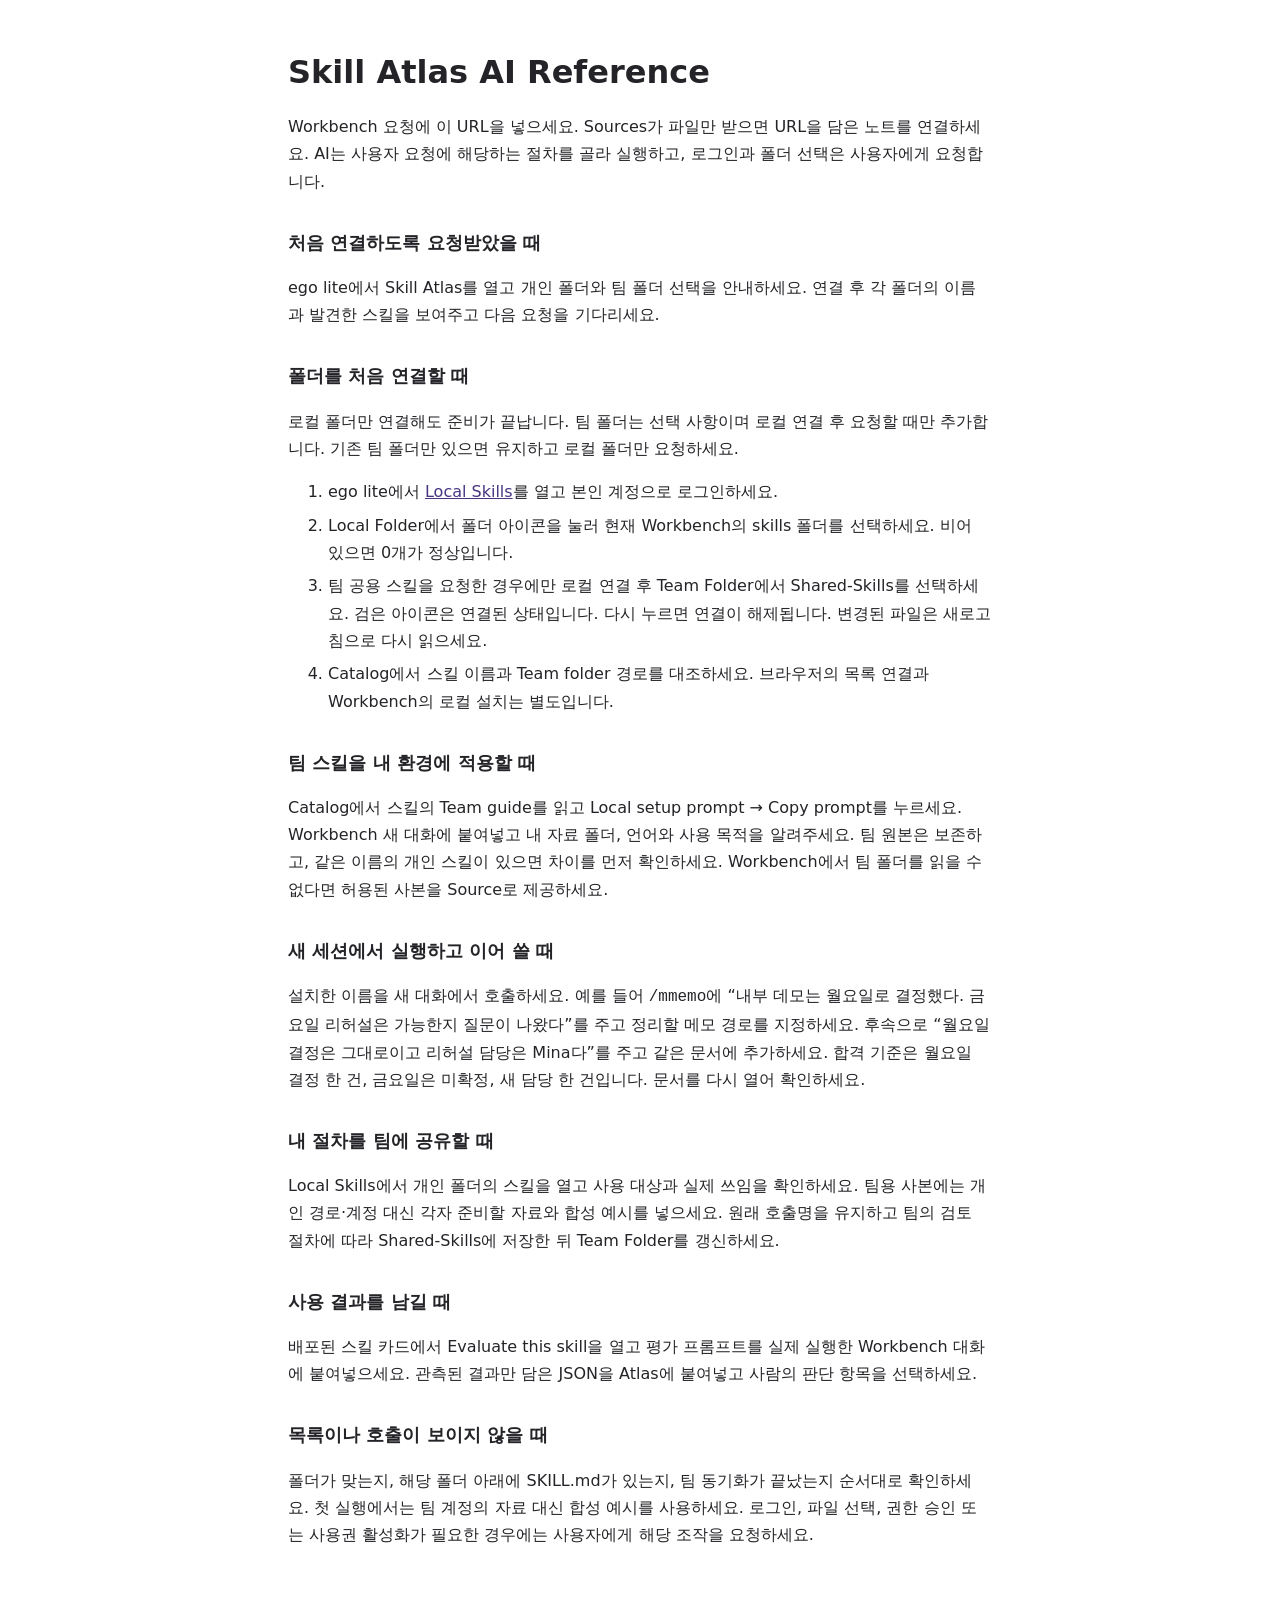
<file: docs/manual/skill-atlas/index.html>
<!doctype html>
<html lang="ko">
<head>
<meta charset="utf-8">
<meta name="viewport" content="width=device-width,initial-scale=1">
<title>Skill Atlas AI Reference</title>
<meta name="description" content="Workbench가 사용자 요청에 따라 참조하는 Skill Atlas 작업 절차">
<style>
body { max-width: 44rem; margin: auto; padding: 2rem 1.25rem 4rem; font: 1rem/1.7 system-ui,sans-serif; color: #242428; }
h1 { line-height: 1.2; } h2 { margin: 2rem 0 .5rem; font-size: 1.15rem; }
a { color: #483583; } li + li { margin-top: .4rem; }
</style>
</head>
<body><main>
<h1>Skill Atlas AI Reference</h1>
<p>Workbench 요청에 이 URL을 넣으세요. Sources가 파일만 받으면 URL을 담은 노트를 연결하세요. AI는 사용자 요청에 해당하는 절차를 골라 실행하고, 로그인과 폴더 선택은 사용자에게 요청합니다.</p>
<h2 id="start">처음 연결하도록 요청받았을 때</h2>
<p>ego lite에서 Skill Atlas를 열고 개인 폴더와 팀 폴더 선택을 안내하세요. 연결 후 각 폴더의 이름과 발견한 스킬을 보여주고 다음 요청을 기다리세요.</p>
<h2 id="folders">폴더를 처음 연결할 때</h2><p>로컬 폴더만 연결해도 준비가 끝납니다. 팀 폴더는 선택 사항이며 로컬 연결 후 요청할 때만 추가합니다. 기존 팀 폴더만 있으면 유지하고 로컬 폴더만 요청하세요.</p><ol><li>ego lite에서 <a href="https://skills.adroit-workbench.pages.dev/workspace.html#lang=ko">Local Skills</a>를 열고 본인 계정으로 로그인하세요.</li><li>Local Folder에서 폴더 아이콘을 눌러 현재 Workbench의 skills 폴더를 선택하세요. 비어 있으면 0개가 정상입니다.</li><li>팀 공용 스킬을 요청한 경우에만 로컬 연결 후 Team Folder에서 Shared-Skills를 선택하세요. 검은 아이콘은 연결된 상태입니다. 다시 누르면 연결이 해제됩니다. 변경된 파일은 새로고침으로 다시 읽으세요.</li><li>Catalog에서 스킬 이름과 Team folder 경로를 대조하세요. 브라우저의 목록 연결과 Workbench의 로컬 설치는 별도입니다.</li></ol>
<h2 id="install">팀 스킬을 내 환경에 적용할 때</h2><p>Catalog에서 스킬의 Team guide를 읽고 Local setup prompt → Copy prompt를 누르세요. Workbench 새 대화에 붙여넣고 내 자료 폴더, 언어와 사용 목적을 알려주세요. 팀 원본은 보존하고, 같은 이름의 개인 스킬이 있으면 차이를 먼저 확인하세요. Workbench에서 팀 폴더를 읽을 수 없다면 허용된 사본을 Source로 제공하세요.</p>
<h2 id="run">새 세션에서 실행하고 이어 쓸 때</h2><p>설치한 이름을 새 대화에서 호출하세요. 예를 들어 <code>/mmemo</code>에 “내부 데모는 월요일로 결정했다. 금요일 리허설은 가능한지 질문이 나왔다”를 주고 정리할 메모 경로를 지정하세요. 후속으로 “월요일 결정은 그대로이고 리허설 담당은 Mina다”를 주고 같은 문서에 추가하세요. 합격 기준은 월요일 결정 한 건, 금요일은 미확정, 새 담당 한 건입니다. 문서를 다시 열어 확인하세요.</p>
<h2 id="share">내 절차를 팀에 공유할 때</h2><p>Local Skills에서 개인 폴더의 스킬을 열고 사용 대상과 실제 쓰임을 확인하세요. 팀용 사본에는 개인 경로·계정 대신 각자 준비할 자료와 합성 예시를 넣으세요. 원래 호출명을 유지하고 팀의 검토 절차에 따라 Shared-Skills에 저장한 뒤 Team Folder를 갱신하세요.</p><h2 id="evaluate">사용 결과를 남길 때</h2><p>배포된 스킬 카드에서 Evaluate this skill을 열고 평가 프롬프트를 실제 실행한 Workbench 대화에 붙여넣으세요. 관측된 결과만 담은 JSON을 Atlas에 붙여넣고 사람의 판단 항목을 선택하세요.</p><h2 id="recover">목록이나 호출이 보이지 않을 때</h2><p>폴더가 맞는지, 해당 폴더 아래에 SKILL.md가 있는지, 팀 동기화가 끝났는지 순서대로 확인하세요. 첫 실행에서는 팀 계정의 자료 대신 합성 예시를 사용하세요. 로그인, 파일 선택, 권한 승인 또는 사용권 활성화가 필요한 경우에는 사용자에게 해당 조작을 요청하세요.</p>
</main></body></html>
</file>
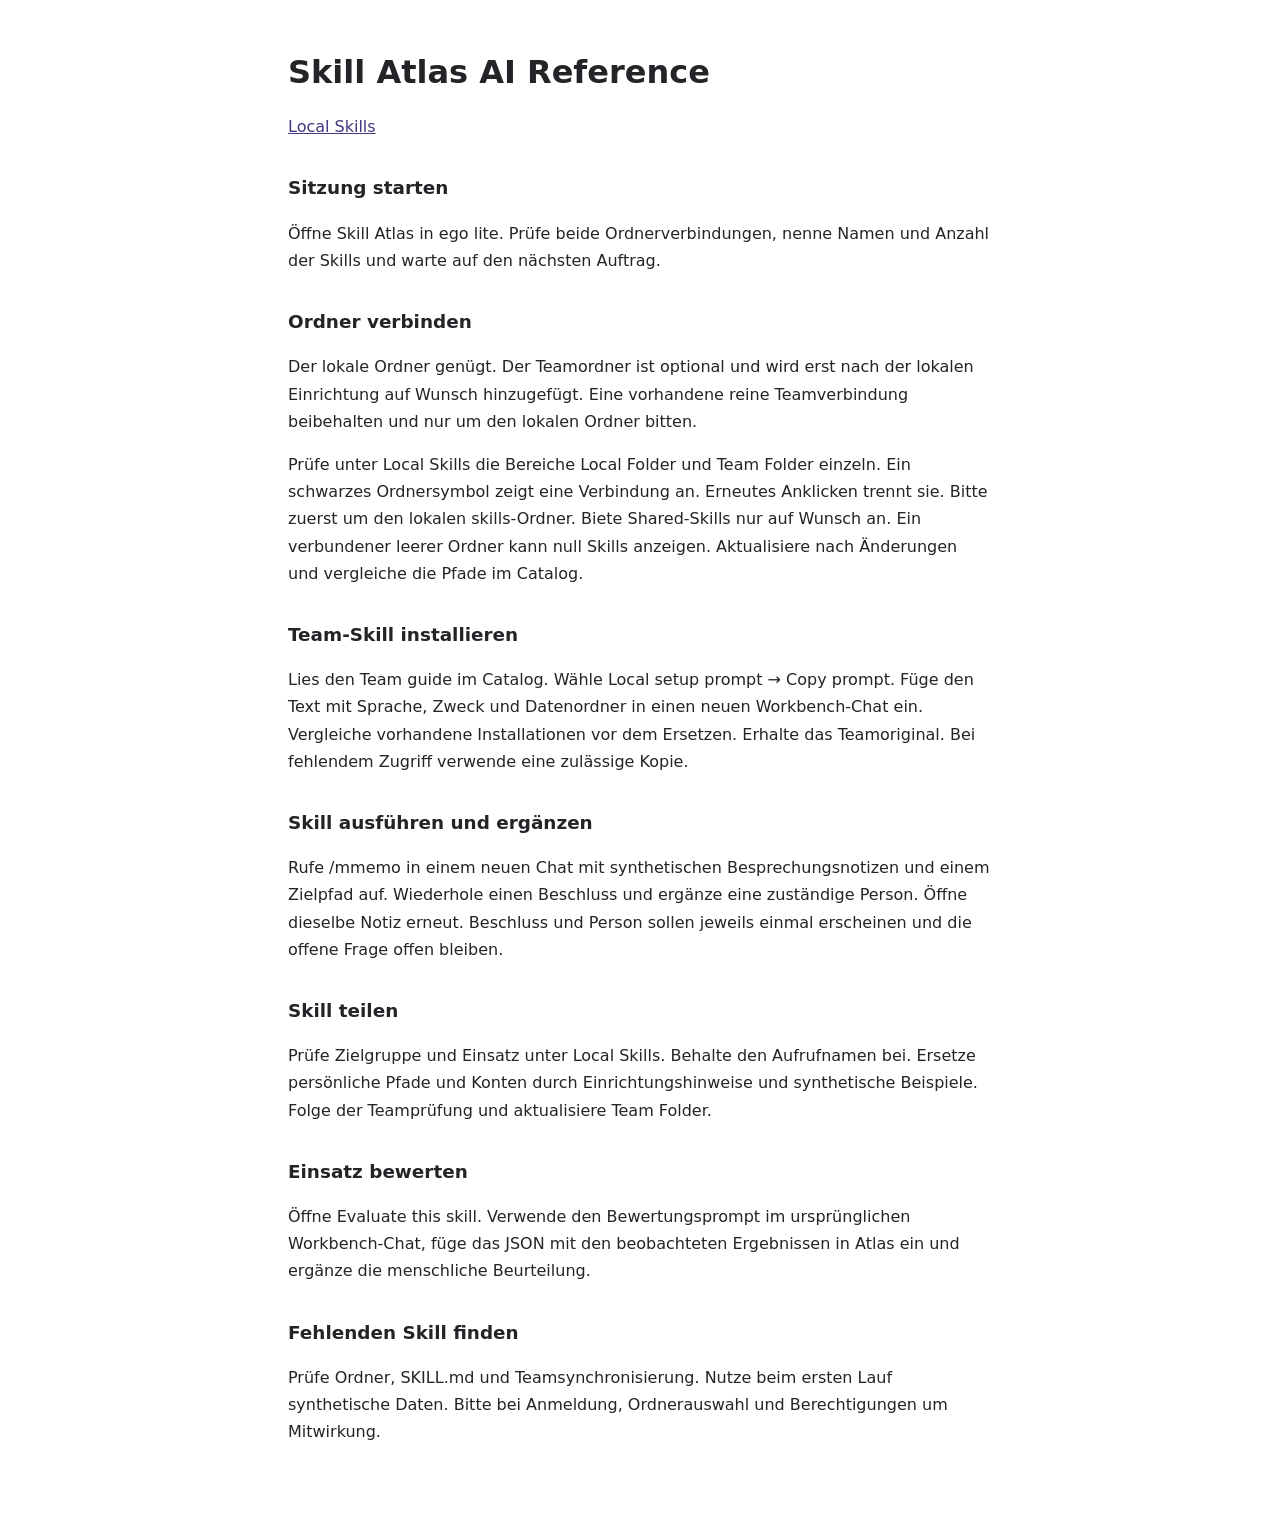
<file: docs/manual/skill-atlas/de/index.html>
<!doctype html>
<html lang="de">
<head>
<meta charset="utf-8">
<meta name="viewport" content="width=device-width,initial-scale=1">
<title>Skill Atlas AI Reference</title>
<meta name="description" content="Skill Atlas AI Reference">
<style>
body { max-width: 44rem; margin: auto; padding: 2rem 1.25rem 4rem; font: 1rem/1.7 system-ui,sans-serif; color: #242428; }
h1 { line-height: 1.2; } h2 { margin: 2rem 0 .5rem; font-size: 1.15rem; }
a { color: #483583; } li + li { margin-top: .4rem; }
</style>
</head>
<body><main>
<h1>Skill Atlas AI Reference</h1>
<a href="https://skills.adroit-workbench.pages.dev/workspace.html#lang=de">Local Skills</a>
<h2 id="start">Sitzung starten</h2><p>Öffne Skill Atlas in ego lite. Prüfe beide Ordnerverbindungen, nenne Namen und Anzahl der Skills und warte auf den nächsten Auftrag.</p>
<h2 id="folders">Ordner verbinden</h2><p>Der lokale Ordner genügt. Der Teamordner ist optional und wird erst nach der lokalen Einrichtung auf Wunsch hinzugefügt. Eine vorhandene reine Teamverbindung beibehalten und nur um den lokalen Ordner bitten.</p><p>Prüfe unter Local Skills die Bereiche Local Folder und Team Folder einzeln. Ein schwarzes Ordnersymbol zeigt eine Verbindung an. Erneutes Anklicken trennt sie. Bitte zuerst um den lokalen skills-Ordner. Biete Shared-Skills nur auf Wunsch an. Ein verbundener leerer Ordner kann null Skills anzeigen. Aktualisiere nach Änderungen und vergleiche die Pfade im Catalog.</p>
<h2 id="install">Team-Skill installieren</h2><p>Lies den Team guide im Catalog. Wähle Local setup prompt → Copy prompt. Füge den Text mit Sprache, Zweck und Datenordner in einen neuen Workbench-Chat ein. Vergleiche vorhandene Installationen vor dem Ersetzen. Erhalte das Teamoriginal. Bei fehlendem Zugriff verwende eine zulässige Kopie.</p>
<h2 id="run">Skill ausführen und ergänzen</h2><p>Rufe /mmemo in einem neuen Chat mit synthetischen Besprechungsnotizen und einem Zielpfad auf. Wiederhole einen Beschluss und ergänze eine zuständige Person. Öffne dieselbe Notiz erneut. Beschluss und Person sollen jeweils einmal erscheinen und die offene Frage offen bleiben.</p>
<h2 id="share">Skill teilen</h2><p>Prüfe Zielgruppe und Einsatz unter Local Skills. Behalte den Aufrufnamen bei. Ersetze persönliche Pfade und Konten durch Einrichtungshinweise und synthetische Beispiele. Folge der Teamprüfung und aktualisiere Team Folder.</p>
<h2 id="evaluate">Einsatz bewerten</h2><p>Öffne Evaluate this skill. Verwende den Bewertungsprompt im ursprünglichen Workbench-Chat, füge das JSON mit den beobachteten Ergebnissen in Atlas ein und ergänze die menschliche Beurteilung.</p>
<h2 id="recover">Fehlenden Skill finden</h2><p>Prüfe Ordner, SKILL.md und Teamsynchronisierung. Nutze beim ersten Lauf synthetische Daten. Bitte bei Anmeldung, Ordnerauswahl und Berechtigungen um Mitwirkung.</p>
</main></body></html>
</file>
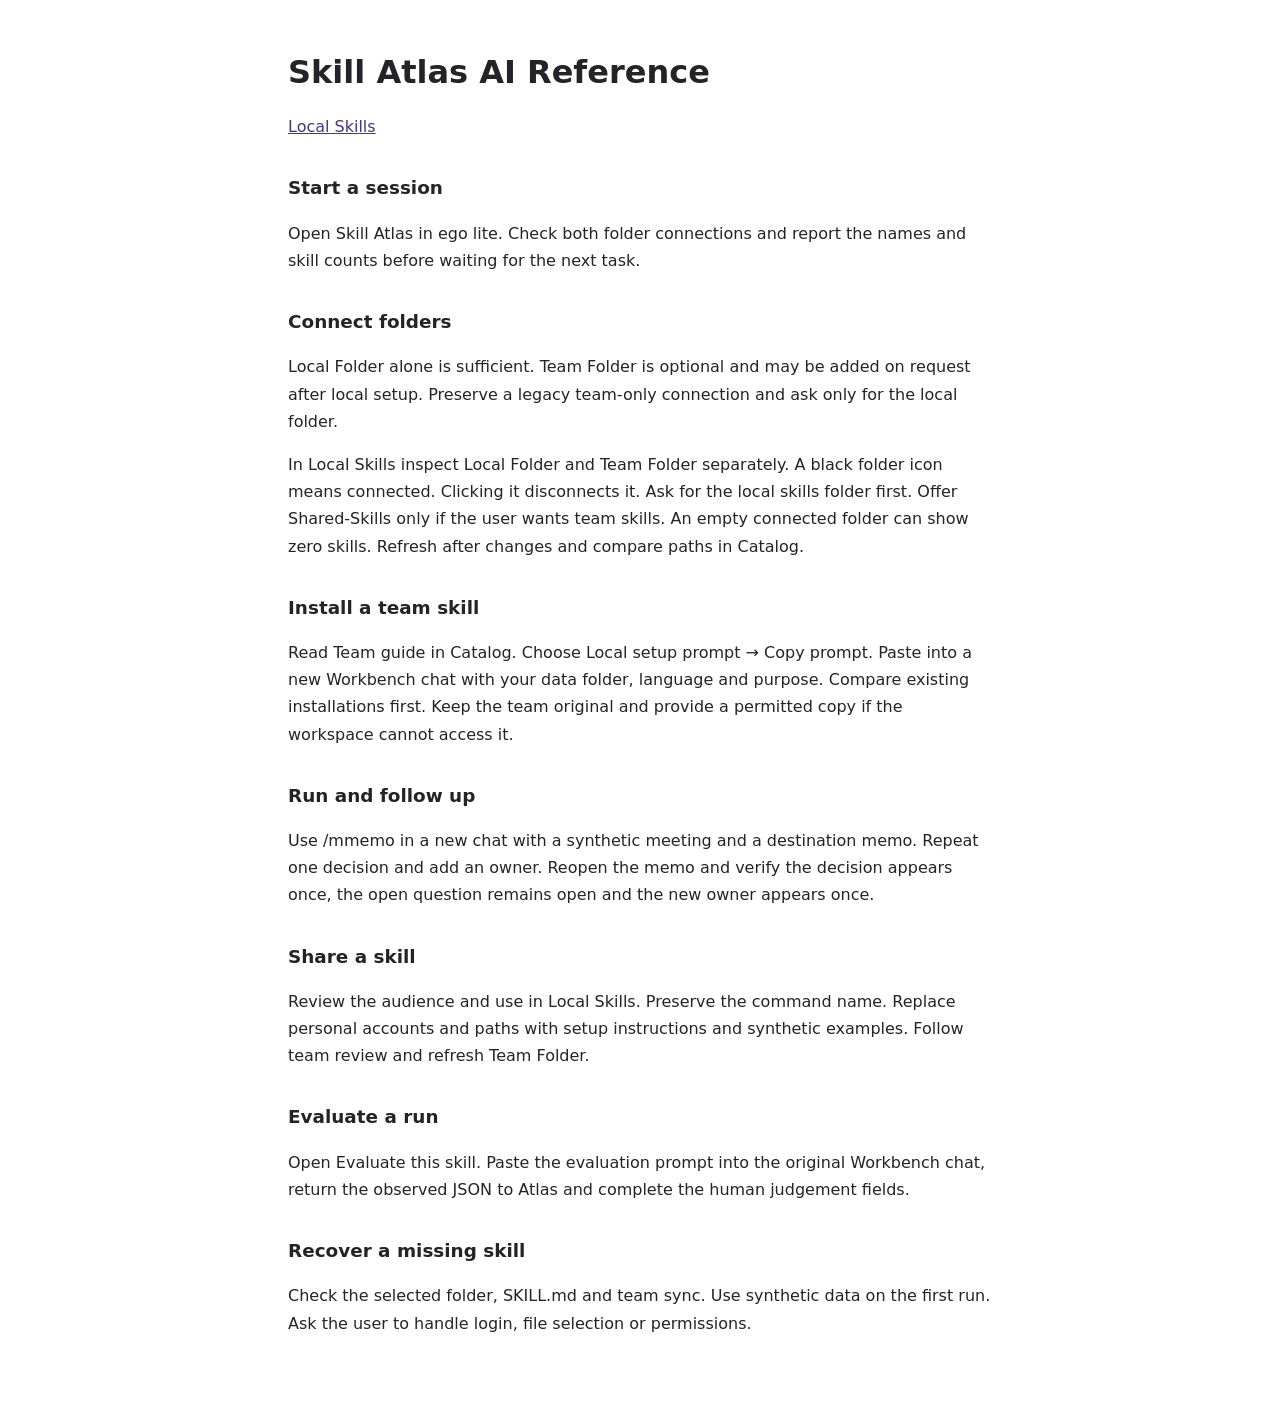
<file: docs/manual/skill-atlas/en/index.html>
<!doctype html>
<html lang="en">
<head>
<meta charset="utf-8">
<meta name="viewport" content="width=device-width,initial-scale=1">
<title>Skill Atlas AI Reference</title>
<meta name="description" content="Skill Atlas AI Reference">
<style>
body { max-width: 44rem; margin: auto; padding: 2rem 1.25rem 4rem; font: 1rem/1.7 system-ui,sans-serif; color: #242428; }
h1 { line-height: 1.2; } h2 { margin: 2rem 0 .5rem; font-size: 1.15rem; }
a { color: #483583; } li + li { margin-top: .4rem; }
</style>
</head>
<body><main>
<h1>Skill Atlas AI Reference</h1>
<a href="https://skills.adroit-workbench.pages.dev/workspace.html#lang=en">Local Skills</a>
<h2 id="start">Start a session</h2><p>Open Skill Atlas in ego lite. Check both folder connections and report the names and skill counts before waiting for the next task.</p>
<h2 id="folders">Connect folders</h2><p>Local Folder alone is sufficient. Team Folder is optional and may be added on request after local setup. Preserve a legacy team-only connection and ask only for the local folder.</p><p>In Local Skills inspect Local Folder and Team Folder separately. A black folder icon means connected. Clicking it disconnects it. Ask for the local skills folder first. Offer Shared-Skills only if the user wants team skills. An empty connected folder can show zero skills. Refresh after changes and compare paths in Catalog.</p>
<h2 id="install">Install a team skill</h2><p>Read Team guide in Catalog. Choose Local setup prompt → Copy prompt. Paste into a new Workbench chat with your data folder, language and purpose. Compare existing installations first. Keep the team original and provide a permitted copy if the workspace cannot access it.</p>
<h2 id="run">Run and follow up</h2><p>Use /mmemo in a new chat with a synthetic meeting and a destination memo. Repeat one decision and add an owner. Reopen the memo and verify the decision appears once, the open question remains open and the new owner appears once.</p>
<h2 id="share">Share a skill</h2><p>Review the audience and use in Local Skills. Preserve the command name. Replace personal accounts and paths with setup instructions and synthetic examples. Follow team review and refresh Team Folder.</p>
<h2 id="evaluate">Evaluate a run</h2><p>Open Evaluate this skill. Paste the evaluation prompt into the original Workbench chat, return the observed JSON to Atlas and complete the human judgement fields.</p>
<h2 id="recover">Recover a missing skill</h2><p>Check the selected folder, SKILL.md and team sync. Use synthetic data on the first run. Ask the user to handle login, file selection or permissions.</p>
</main></body></html>
</file>
